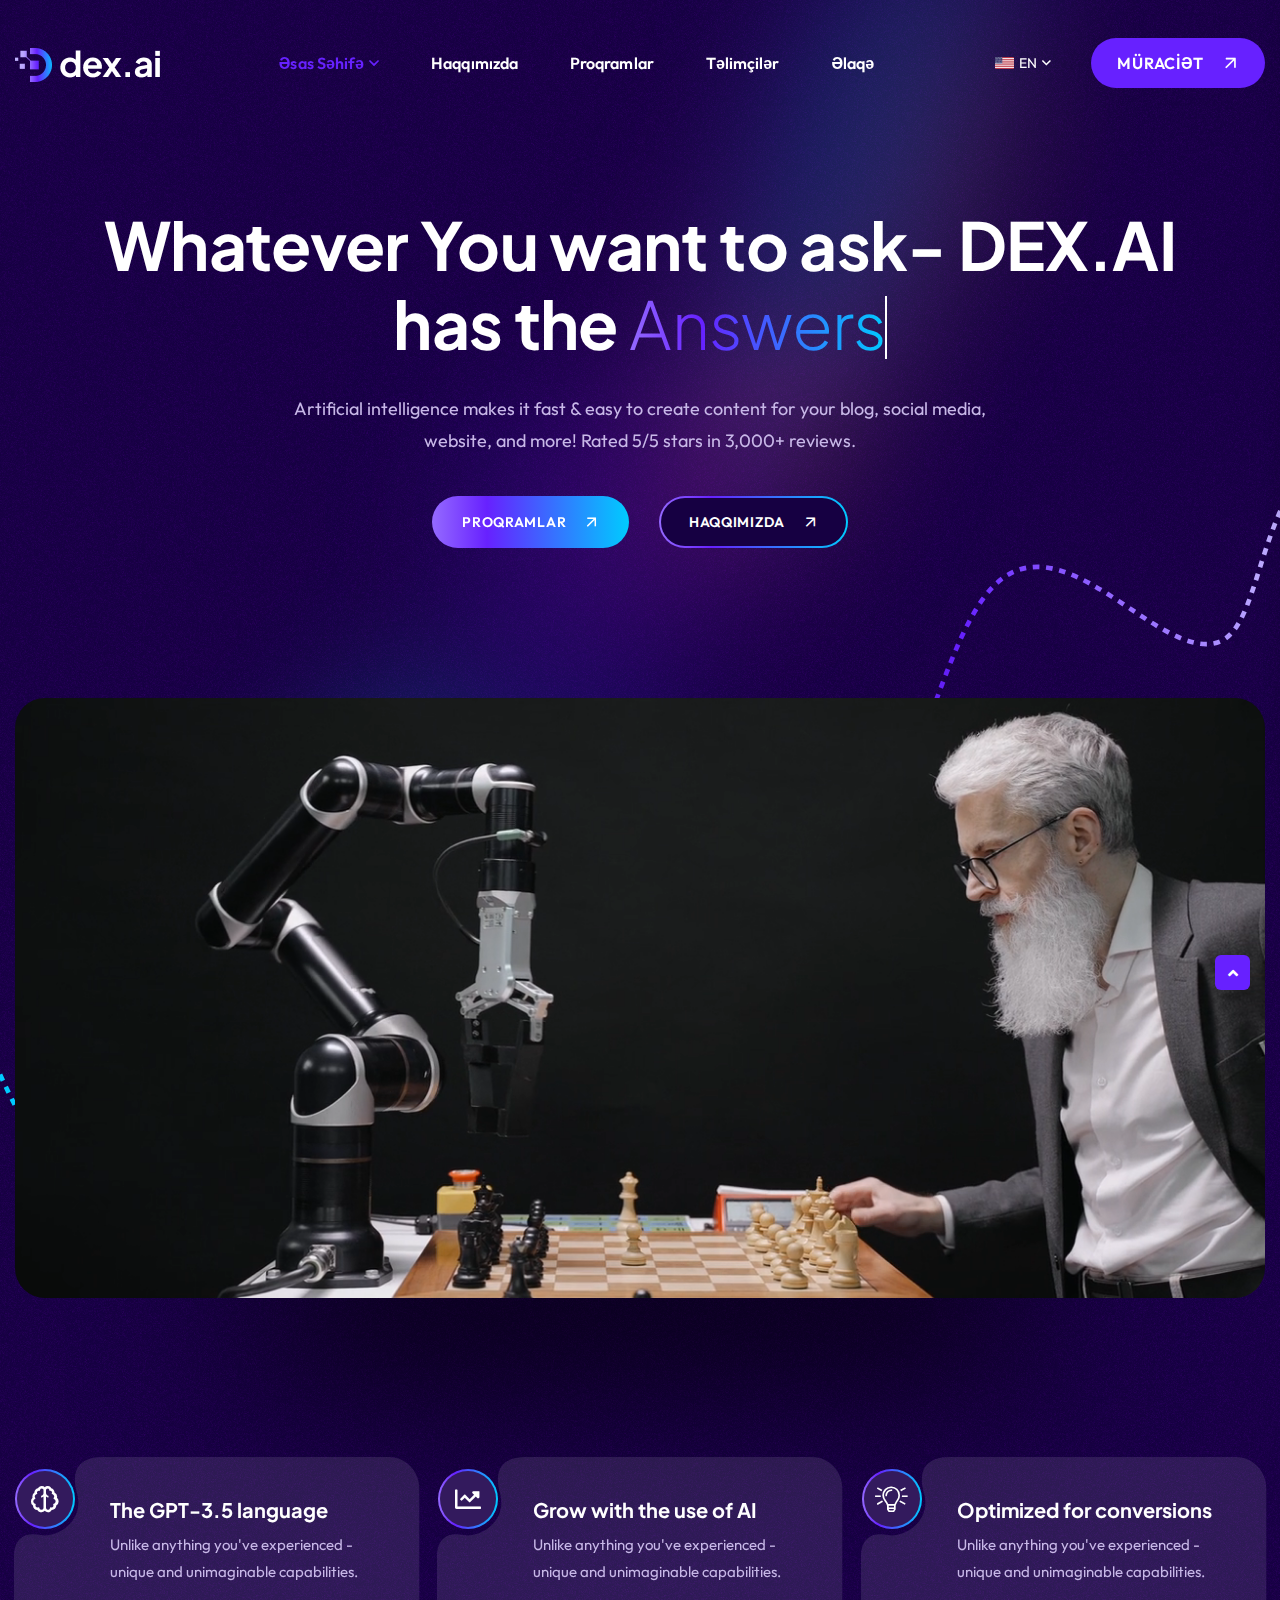
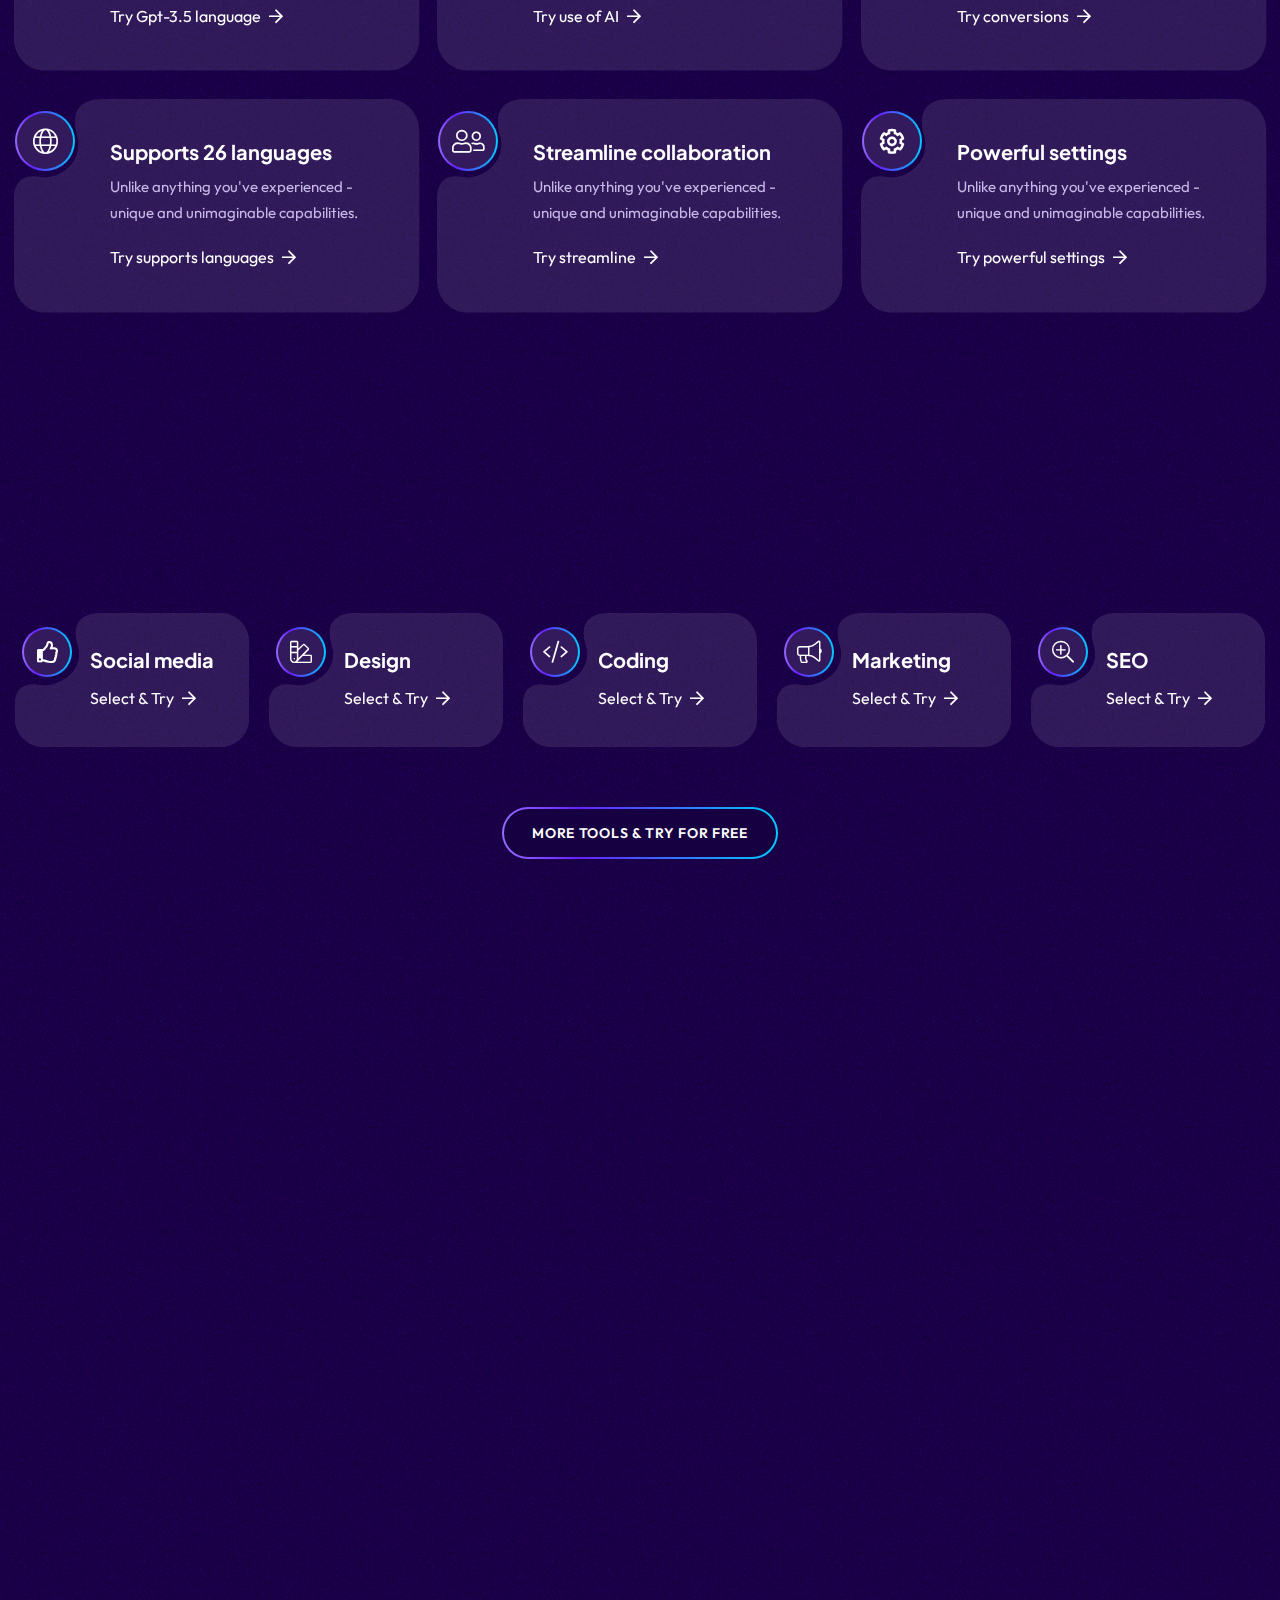
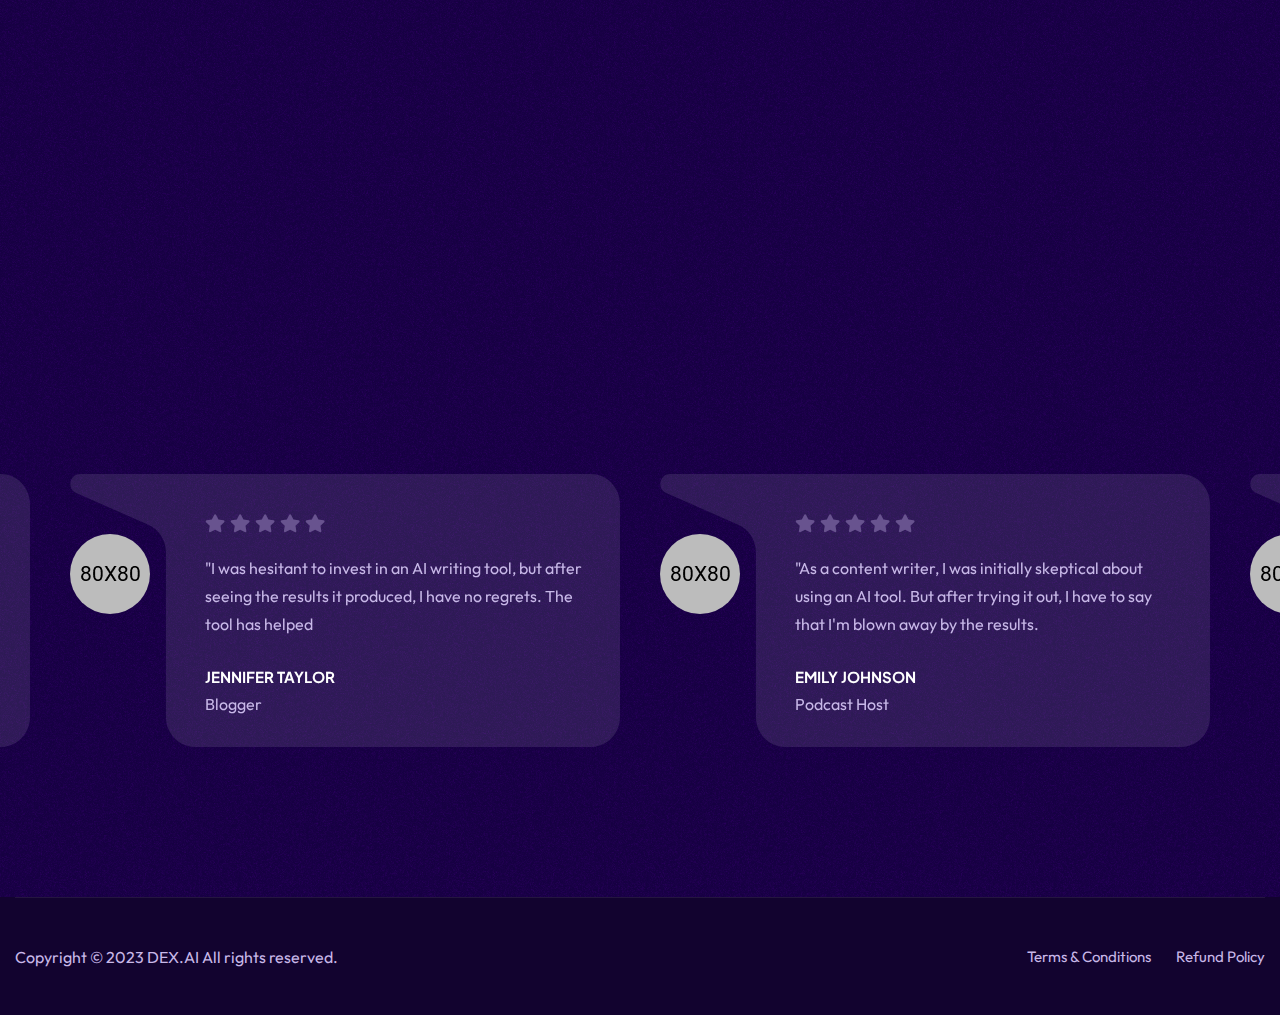
<file: bucard-academy-template/dexai/index.html>
<!doctype html>
<html class="no-js" lang="en">
    <head>
        <meta charset="utf-8">
        <meta http-equiv="x-ua-compatible" content="ie=edge">
        <title>Dex.AI - AI Writer & Tech Startup Landing Page Template</title>
        <meta name="description" content="Dex.AI - AI Writer & Tech Startup Landing Page Template">
        <meta name="viewport" content="width=device-width, initial-scale=1">

		<link rel="shortcut icon" type="image/x-icon" href="assets/img/favicon.png">
        <!-- Place favicon.ico in the root directory -->

		<!-- CSS here -->
        <link rel="stylesheet" href="assets/css/bootstrap.min.css">
        <link rel="stylesheet" href="assets/css/animate.min.css">
        <link rel="stylesheet" href="assets/css/magnific-popup.css">
        <link rel="stylesheet" href="assets/css/fontawesome-all.min.css">
        <link rel="stylesheet" href="assets/css/odometer.css">
        <link rel="stylesheet" href="assets/css/slick.css">
        <link rel="stylesheet" href="assets/css/select2.min.css">
        <link rel="stylesheet" href="assets/css/animatedheadline.css">
        <link rel="stylesheet" href="assets/css/aos.css">
        <link rel="stylesheet" href="assets/css/default.css">
        <link rel="stylesheet" href="assets/css/style.css">
        <link rel="stylesheet" href="assets/css/responsive.css">
    </head>
    <body>

        <!-- Preloader -->
        <div id="preloader">
            <div class="spinner">
                <div class="rect1"></div>
                <div class="rect2"></div>
                <div class="rect3"></div>
                <div class="rect4"></div>
                <div class="rect5"></div>
            </div>
        </div>
        <!-- Preloader -->

		<!-- Scroll-top -->
        <button class="scroll-top scroll-to-target" data-target="html">
            <i class="fas fa-angle-up"></i>
        </button>
        <!-- Scroll-top-end-->

        <!-- header-area -->
        <header>
            <div id="sticky-header" class="menu-area transparent-header">
                <div class="container custom-container">
                    <div class="row">
                        <div class="col-12">
                            <div class="mobile-nav-toggler"><i class="fas fa-bars"></i></div>
                            <div class="menu-wrap">
                                <nav class="menu-nav">
                                    <div class="logo">
                                        <a href="index.html"><img src="assets/img/logo/logo.png" alt="Logo"></a>
                                    </div>
                                    <div class="navbar-wrap main-menu d-none d-lg-flex">
                                        <ul class="navigation">
                                            <li class="active menu-item-has-children tg-mega-menu-has-children"><a href="#">Əsas səhifə</a>
                                                <div class="tg-mega-menu-wrap black-bg">
                                                    <div class="row row-cols-1 row-cols-lg-4 row-cols-xl-4">
                                                        <div class="col">
                                                            <div class="mega-menu-item active">
                                                                <div class="mega-menu-thumb">
                                                                    <a href="index.html"><img src="assets/img/images/home_img01.jpg" alt=""></a>
                                                                </div>
                                                                <div class="mega-menu-content">
                                                                    <h4 class="title"><a href="index.html">01: Ai Content Writer</a></h4>
                                                                </div>
                                                            </div>
                                                        </div>
                                                        <div class="col">
                                                            <div class="mega-menu-item">
                                                                <div class="mega-menu-thumb">
                                                                    <a href="index-2.html"><img src="assets/img/images/home_img02.jpg" alt=""></a>
                                                                </div>
                                                                <div class="mega-menu-content">
                                                                    <h4 class="title"><a href="index-2.html">02: Text to Video Ai</a></h4>
                                                                </div>
                                                            </div>
                                                        </div>
                                                        <div class="col">
                                                            <div class="mega-menu-item">
                                                                <div class="mega-menu-thumb">
                                                                    <a href="index-3.html"><img src="assets/img/images/home_img03.jpg" alt=""></a>
                                                                </div>
                                                                <div class="mega-menu-content">
                                                                    <h4 class="title"><a href="index-3.html">03:Text to Speech Ai</a></h4>
                                                                </div>
                                                            </div>
                                                        </div>
                                                        <div class="col">
                                                            <div class="mega-menu-item">
                                                                <div class="mega-menu-thumb">
                                                                    <img src="assets/img/images/coming_soon.jpg" alt="">
                                                                </div>
                                                                <div class="mega-menu-content">
                                                                    <h4 class="title">04: Coming Soon</h4>
                                                                </div>
                                                            </div>
                                                        </div>
                                                    </div>
                                                </div>
                                            </li>
                                            <li><a href="about.html">Haqqımızda</a></li>
                                            <li class="menu-item"><a href="#program">Proqramlar</a>
                                            </li>
                                            <li class="menu-item"><a href="#trainer">Təlimçilər</a>
                                                
                                            </li>
                                            <li><a href="contact.html">Əlaqə</a></li>
                                        </ul>
                                    </div>
                                    <div class="header-action d-none d-md-block">
                                        <ul class="list-wrap">
                                            <li class="header-lang">
                                                <div class="dropdown">
                                                    <button class="dropdown-toggle" type="button" id="dropdownMenuButton1" data-bs-toggle="dropdown" aria-haspopup="true" aria-expanded="false">
                                                        <img src="assets/img/icon/united-states.jpg" alt="">EN
                                                    </button>
                                                    <div class="dropdown-menu" aria-labelledby="dropdownMenuButton1">
                                                        <a class="dropdown-item" href="index.html"><img src="assets/img/icon/Flag_of_Azerbaijan.svg" alt="">AZE</a>
                                                    </div>
                                                </div>
                                            </li>
                                            <li class="header-btn"><a href="login.html" class="btn">Müracİət</a></li>
                                        </ul>
                                    </div>
                                </nav>
                            </div>

                            <!-- Mobile Menu  -->
                            <div class="mobile-menu">
                                <nav class="menu-box">
                                    <div class="close-btn"><i class="fas fa-times"></i></div>
                                    <div class="nav-logo">
                                        <a href="index.html"><img src="assets/img/logo/logo.png" alt="Logo"></a>
                                    </div>
                                    <div class="menu-outer">
                                        <!--Here Menu Will Come Automatically Via Javascript / Same Menu as in Header-->
                                    </div>
                                    <div class="social-links">
                                        <ul class="clearfix list-wrap">
                                            <li><a href="#"><i class="fab fa-facebook-f"></i></a></li>
                                            <li><a href="#"><i class="fab fa-twitter"></i></a></li>
                                            <li><a href="#"><i class="fab fa-instagram"></i></a></li>
                                            <li><a href="#"><i class="fab fa-linkedin-in"></i></a></li>
                                            <li><a href="#"><i class="fab fa-youtube"></i></a></li>
                                        </ul>
                                    </div>
                                </nav>
                            </div>
                            <div class="menu-backdrop"></div>
                            <!-- End Mobile Menu -->

                        </div>
                    </div>
                </div>
            </div>
        </header>
        <!-- header-area-end -->

        <!-- main-area -->
        <main class="main-content fix">
            <div class="noise-bg" data-background="assets/img/bg/noise_bg.png"></div>
            <div class="main-shape" data-background="assets/img/images/main_shape.png"></div>

            <!-- banner-area -->
            <section class="banner-area">
                <div class="container">
                    <div class="row">
                        <div class="col-lg-12">
                            <div class="banner-content ta-animated-headline">
                                <h2 class="title ah-headline wow fadeInUp" data-wow-delay=".2s"><span>Whatever You want to ask- DEX.AI has the</span>
                                    <span class="ah-words-wrapper">
                                        <b class="is-visible">Answers</b>
                                        <b>Solutions</b>
                                    </span>
                                </h2>
                                <h2 class="title d-none wow fadeInUp" data-wow-delay=".2s">Whatever You want to ask- DEX.AI has the <span>Answers,</span> <span>Solutions</span></h2>
                                <p class="wow fadeInUp" data-wow-delay=".4s">Artificial intelligence makes it fast & easy to create content for your blog, social media, website, and more! Rated 5/5 stars in 3,000+ reviews.</p>
                                <div class="banner-btn">
                                    <a href="login.html" class="gradient-btn wow fadeInLeft" data-wow-delay=".6s">Proqramlar</a>
                                    <a href="work.html" class="gradient-btn gradient-btn-two wow fadeInRight" data-wow-delay=".6s">Haqqimizda</a>
                                </div>
                            </div>
                        </div>
                    </div>
                </div>
            </section>
            <!-- banner-area-end -->

            <!-- video-area -->
            <div class="video-area">
                <div class="video-shape">
                    <svg height="1192" viewBox="0 0 1920 1192" fill="none" xmlns="http://www.w3.org/2000/svg">
                        <path stroke="url(#paint0_linear_2840_46)" stroke-width="7" stroke-dasharray="10 10" d="M-40.9996 902C-8.39405 961.001 87.0357 1262.13 234 1171.5C385.21 1078.25 424.961 618.039 479.564 680.288C534.166 742.538 625.164 842.979 735.172 706.451C845.181 569.923 839.697 412.37 1093.03 631.043C1346.36 849.717 1371.47 413.985 1477.97 274.534C1584.48 135.083 1738.61 381.41 1830.32 343.155C1922.04 304.9 1862.93 -74.0337 2236.96 18.2495" />
                        <defs>
                            <linearGradient id="paint0_linear_2840_46" x1="2117.79" y1="34.1404" x2="83.2194" y2="768.35"
                                gradientUnits="userSpaceOnUse">
                                <stop offset="0" stop-color="rgba(200 189 255)" />
                                <stop offset="0.13824" stop-color="#BAA6FF" />
                                <stop offset="0.337481" stop-color="#6721FF" />
                                <stop offset="0.900573" stop-color="#180048" />
                                <stop offset="1" stop-color="#00CBFF" />
                            </linearGradient>
                        </defs>
                    </svg>
                </div>
                <div class="container custom-container">
                    <div class="row">
                        <div class="col-lg-12">
                            <div class="video-wrap">
                                <video class="live-video" loop autoplay muted>
                                    <source src="assets/videos/video_01.mp4" type="video/mp4">
                                    <source src="assets/videos/video_01.ogg" type="video/ogg">
                                </video>
                            </div>
                        </div>
                    </div>
                </div>
            </div>
            <!-- video-area-end -->

            <!-- writing-area -->
            <section class="writing-area pb-120">
                <div class="container">
                    <div class="row">
                        <div class="col-lg-12">
                            <div class="section-title text-center mb-80">
                                <h2 class="title title-animation">Start writing <span>10x faster</span> with AI</h2>
                            </div>
                        </div>
                    </div>
                    <div class="row justify-content-center">
                        <div class="col-xl-4 col-lg-6 col-md-6 col-sm-9">
                            <div class="writing-item">
                                <div class="writing-shape">
                                    <svg viewBox="0 0 417 207" fill="none" xmlns="http://www.w3.org/2000/svg" x="0px" y="0px" preserveAspectRatio="none">
                                        <g opacity="0.1">
                                            <path fill-rule="evenodd" clip-rule="evenodd" d="M0 96C0 82 7.5 73 26.2229 76.38C43.8225 79.5573 73.5 62.5 65 34C58.0931 10.8417 68.4854 0.0152226 90.4536 0H387C403.569 0 417 13.4315 417 30V177C417 193.569 403.569 207 387 207H30C13.4315 207 0 193.569 0 177V96Z" fill="currentcolor" />
                                            <path d="M26.2229 76.38L26.0452 77.3641L26.0452 77.3641L26.2229 76.38ZM65 34L64.0417 34.2858L65 34ZM90.4536 0L90.4536 -1L90.4529 -1L90.4536 0ZM26.4005 75.3959C16.8849 73.6781 9.9765 75.0628 5.4433 78.9101C0.915622 82.7526 -1 88.8465 -1 96H1C1 89.1535 2.83438 83.7474 6.73743 80.4349C10.6349 77.1272 16.838 75.7019 26.0452 77.3641L26.4005 75.3959ZM64.0417 34.2858C68.1618 48.1001 63.0533 59.0984 54.7432 66.3139C46.3758 73.5791 34.8545 76.9221 26.4005 75.3959L26.0452 77.3641C35.1909 79.0152 47.3082 75.4182 56.0544 67.8241C64.858 60.1802 70.3382 48.3998 65.9583 33.7142L64.0417 34.2858ZM90.4529 -1C79.3517 -0.992307 70.8799 1.74143 66.1176 7.69682C61.3388 13.673 60.5475 22.57 64.0417 34.2858L65.9583 33.7142C62.5456 22.2717 63.4971 14.1764 67.6796 8.94589C71.8788 3.69466 79.5873 1.00753 90.4543 1L90.4529 -1ZM90.4536 1H387V-1H90.4536V1ZM387 1C403.016 1 416 13.9837 416 30H418C418 12.8792 404.121 -1 387 -1V1ZM416 30V177H418V30H416ZM416 177C416 193.016 403.016 206 387 206V208C404.121 208 418 194.121 418 177H416ZM387 206H30V208H387V206ZM30 206C13.9837 206 1 193.016 1 177H-1C-1 194.121 12.8792 208 30 208V206ZM1 177V96H-1V177H1Z" fill="currentcolor" />
                                        </g>
                                    </svg>
                                </div>
                                <div class="writing-icon">
                                    <i class="far fa-brain"></i>
                                </div>
                                <div class="writing-content">
                                    <h4 class="title">The GPT-3.5 language</h4>
                                    <p>Unlike anything you've experienced - unique and unimaginable capabilities.</p>
                                    <a href="work.html" class="link-btn">Try Gpt-3.5 language<i class="far fa-arrow-right"></i></a>
                                </div>
                            </div>
                        </div>
                        <div class="col-xl-4 col-lg-6 col-md-6 col-sm-9">
                            <div class="writing-item">
                                <div class="writing-shape">
                                    <svg viewBox="0 0 417 207" fill="none" xmlns="http://www.w3.org/2000/svg" x="0px" y="0px" preserveAspectRatio="none">
                                        <g opacity="0.1">
                                            <path fill-rule="evenodd" clip-rule="evenodd" d="M0 96C0 82 7.5 73 26.2229 76.38C43.8225 79.5573 73.5 62.5 65 34C58.0931 10.8417 68.4854 0.0152226 90.4536 0H387C403.569 0 417 13.4315 417 30V177C417 193.569 403.569 207 387 207H30C13.4315 207 0 193.569 0 177V96Z" fill="currentcolor" />
                                            <path d="M26.2229 76.38L26.0452 77.3641L26.0452 77.3641L26.2229 76.38ZM65 34L64.0417 34.2858L65 34ZM90.4536 0L90.4536 -1L90.4529 -1L90.4536 0ZM26.4005 75.3959C16.8849 73.6781 9.9765 75.0628 5.4433 78.9101C0.915622 82.7526 -1 88.8465 -1 96H1C1 89.1535 2.83438 83.7474 6.73743 80.4349C10.6349 77.1272 16.838 75.7019 26.0452 77.3641L26.4005 75.3959ZM64.0417 34.2858C68.1618 48.1001 63.0533 59.0984 54.7432 66.3139C46.3758 73.5791 34.8545 76.9221 26.4005 75.3959L26.0452 77.3641C35.1909 79.0152 47.3082 75.4182 56.0544 67.8241C64.858 60.1802 70.3382 48.3998 65.9583 33.7142L64.0417 34.2858ZM90.4529 -1C79.3517 -0.992307 70.8799 1.74143 66.1176 7.69682C61.3388 13.673 60.5475 22.57 64.0417 34.2858L65.9583 33.7142C62.5456 22.2717 63.4971 14.1764 67.6796 8.94589C71.8788 3.69466 79.5873 1.00753 90.4543 1L90.4529 -1ZM90.4536 1H387V-1H90.4536V1ZM387 1C403.016 1 416 13.9837 416 30H418C418 12.8792 404.121 -1 387 -1V1ZM416 30V177H418V30H416ZM416 177C416 193.016 403.016 206 387 206V208C404.121 208 418 194.121 418 177H416ZM387 206H30V208H387V206ZM30 206C13.9837 206 1 193.016 1 177H-1C-1 194.121 12.8792 208 30 208V206ZM1 177V96H-1V177H1Z" fill="currentcolor" />
                                        </g>
                                    </svg>
                                </div>
                                <div class="writing-icon">
                                    <i class="far fa-chart-line"></i>
                                </div>
                                <div class="writing-content">
                                    <h4 class="title">Grow with the use of AI</h4>
                                    <p>Unlike anything you've experienced - unique and unimaginable capabilities.</p>
                                    <a href="work.html" class="link-btn">Try use of AI<i class="far fa-arrow-right"></i></a>
                                </div>
                            </div>
                        </div>
                        <div class="col-xl-4 col-lg-6 col-md-6 col-sm-9">
                            <div class="writing-item">
                                <div class="writing-shape">
                                    <svg viewBox="0 0 417 207" fill="none" xmlns="http://www.w3.org/2000/svg" x="0px" y="0px" preserveAspectRatio="none">
                                        <g opacity="0.1">
                                            <path fill-rule="evenodd" clip-rule="evenodd" d="M0 96C0 82 7.5 73 26.2229 76.38C43.8225 79.5573 73.5 62.5 65 34C58.0931 10.8417 68.4854 0.0152226 90.4536 0H387C403.569 0 417 13.4315 417 30V177C417 193.569 403.569 207 387 207H30C13.4315 207 0 193.569 0 177V96Z" fill="currentcolor" />
                                            <path d="M26.2229 76.38L26.0452 77.3641L26.0452 77.3641L26.2229 76.38ZM65 34L64.0417 34.2858L65 34ZM90.4536 0L90.4536 -1L90.4529 -1L90.4536 0ZM26.4005 75.3959C16.8849 73.6781 9.9765 75.0628 5.4433 78.9101C0.915622 82.7526 -1 88.8465 -1 96H1C1 89.1535 2.83438 83.7474 6.73743 80.4349C10.6349 77.1272 16.838 75.7019 26.0452 77.3641L26.4005 75.3959ZM64.0417 34.2858C68.1618 48.1001 63.0533 59.0984 54.7432 66.3139C46.3758 73.5791 34.8545 76.9221 26.4005 75.3959L26.0452 77.3641C35.1909 79.0152 47.3082 75.4182 56.0544 67.8241C64.858 60.1802 70.3382 48.3998 65.9583 33.7142L64.0417 34.2858ZM90.4529 -1C79.3517 -0.992307 70.8799 1.74143 66.1176 7.69682C61.3388 13.673 60.5475 22.57 64.0417 34.2858L65.9583 33.7142C62.5456 22.2717 63.4971 14.1764 67.6796 8.94589C71.8788 3.69466 79.5873 1.00753 90.4543 1L90.4529 -1ZM90.4536 1H387V-1H90.4536V1ZM387 1C403.016 1 416 13.9837 416 30H418C418 12.8792 404.121 -1 387 -1V1ZM416 30V177H418V30H416ZM416 177C416 193.016 403.016 206 387 206V208C404.121 208 418 194.121 418 177H416ZM387 206H30V208H387V206ZM30 206C13.9837 206 1 193.016 1 177H-1C-1 194.121 12.8792 208 30 208V206ZM1 177V96H-1V177H1Z" fill="currentcolor" />
                                        </g>
                                    </svg>
                                </div>
                                <div class="writing-icon">
                                    <i class="fal fa-lightbulb-on"></i>
                                </div>
                                <div class="writing-content">
                                    <h4 class="title">Optimized for conversions</h4>
                                    <p>Unlike anything you've experienced - unique and unimaginable capabilities.</p>
                                    <a href="work.html" class="link-btn">Try conversions<i class="far fa-arrow-right"></i></a>
                                </div>
                            </div>
                        </div>
                        <div class="col-xl-4 col-lg-6 col-md-6 col-sm-9">
                            <div class="writing-item">
                                <div class="writing-shape">
                                    <svg viewBox="0 0 417 207" fill="none" xmlns="http://www.w3.org/2000/svg" x="0px" y="0px" preserveAspectRatio="none">
                                        <g opacity="0.1">
                                            <path fill-rule="evenodd" clip-rule="evenodd" d="M0 96C0 82 7.5 73 26.2229 76.38C43.8225 79.5573 73.5 62.5 65 34C58.0931 10.8417 68.4854 0.0152226 90.4536 0H387C403.569 0 417 13.4315 417 30V177C417 193.569 403.569 207 387 207H30C13.4315 207 0 193.569 0 177V96Z" fill="currentcolor" />
                                            <path d="M26.2229 76.38L26.0452 77.3641L26.0452 77.3641L26.2229 76.38ZM65 34L64.0417 34.2858L65 34ZM90.4536 0L90.4536 -1L90.4529 -1L90.4536 0ZM26.4005 75.3959C16.8849 73.6781 9.9765 75.0628 5.4433 78.9101C0.915622 82.7526 -1 88.8465 -1 96H1C1 89.1535 2.83438 83.7474 6.73743 80.4349C10.6349 77.1272 16.838 75.7019 26.0452 77.3641L26.4005 75.3959ZM64.0417 34.2858C68.1618 48.1001 63.0533 59.0984 54.7432 66.3139C46.3758 73.5791 34.8545 76.9221 26.4005 75.3959L26.0452 77.3641C35.1909 79.0152 47.3082 75.4182 56.0544 67.8241C64.858 60.1802 70.3382 48.3998 65.9583 33.7142L64.0417 34.2858ZM90.4529 -1C79.3517 -0.992307 70.8799 1.74143 66.1176 7.69682C61.3388 13.673 60.5475 22.57 64.0417 34.2858L65.9583 33.7142C62.5456 22.2717 63.4971 14.1764 67.6796 8.94589C71.8788 3.69466 79.5873 1.00753 90.4543 1L90.4529 -1ZM90.4536 1H387V-1H90.4536V1ZM387 1C403.016 1 416 13.9837 416 30H418C418 12.8792 404.121 -1 387 -1V1ZM416 30V177H418V30H416ZM416 177C416 193.016 403.016 206 387 206V208C404.121 208 418 194.121 418 177H416ZM387 206H30V208H387V206ZM30 206C13.9837 206 1 193.016 1 177H-1C-1 194.121 12.8792 208 30 208V206ZM1 177V96H-1V177H1Z" fill="currentcolor" />
                                        </g>
                                    </svg>
                                </div>
                                <div class="writing-icon">
                                    <i class="fal fa-globe"></i>
                                </div>
                                <div class="writing-content">
                                    <h4 class="title">Supports 26 languages</h4>
                                    <p>Unlike anything you've experienced - unique and unimaginable capabilities.</p>
                                    <a href="work.html" class="link-btn">Try supports languages<i class="far fa-arrow-right"></i></a>
                                </div>
                            </div>
                        </div>
                        <div class="col-xl-4 col-lg-6 col-md-6 col-sm-9">
                            <div class="writing-item">
                                <div class="writing-shape">
                                    <svg viewBox="0 0 417 207" fill="none" xmlns="http://www.w3.org/2000/svg" x="0px" y="0px" preserveAspectRatio="none">
                                        <g opacity="0.1">
                                            <path fill-rule="evenodd" clip-rule="evenodd" d="M0 96C0 82 7.5 73 26.2229 76.38C43.8225 79.5573 73.5 62.5 65 34C58.0931 10.8417 68.4854 0.0152226 90.4536 0H387C403.569 0 417 13.4315 417 30V177C417 193.569 403.569 207 387 207H30C13.4315 207 0 193.569 0 177V96Z" fill="currentcolor" />
                                            <path d="M26.2229 76.38L26.0452 77.3641L26.0452 77.3641L26.2229 76.38ZM65 34L64.0417 34.2858L65 34ZM90.4536 0L90.4536 -1L90.4529 -1L90.4536 0ZM26.4005 75.3959C16.8849 73.6781 9.9765 75.0628 5.4433 78.9101C0.915622 82.7526 -1 88.8465 -1 96H1C1 89.1535 2.83438 83.7474 6.73743 80.4349C10.6349 77.1272 16.838 75.7019 26.0452 77.3641L26.4005 75.3959ZM64.0417 34.2858C68.1618 48.1001 63.0533 59.0984 54.7432 66.3139C46.3758 73.5791 34.8545 76.9221 26.4005 75.3959L26.0452 77.3641C35.1909 79.0152 47.3082 75.4182 56.0544 67.8241C64.858 60.1802 70.3382 48.3998 65.9583 33.7142L64.0417 34.2858ZM90.4529 -1C79.3517 -0.992307 70.8799 1.74143 66.1176 7.69682C61.3388 13.673 60.5475 22.57 64.0417 34.2858L65.9583 33.7142C62.5456 22.2717 63.4971 14.1764 67.6796 8.94589C71.8788 3.69466 79.5873 1.00753 90.4543 1L90.4529 -1ZM90.4536 1H387V-1H90.4536V1ZM387 1C403.016 1 416 13.9837 416 30H418C418 12.8792 404.121 -1 387 -1V1ZM416 30V177H418V30H416ZM416 177C416 193.016 403.016 206 387 206V208C404.121 208 418 194.121 418 177H416ZM387 206H30V208H387V206ZM30 206C13.9837 206 1 193.016 1 177H-1C-1 194.121 12.8792 208 30 208V206ZM1 177V96H-1V177H1Z" fill="currentcolor" />
                                        </g>
                                    </svg>
                                </div>
                                <div class="writing-icon">
                                    <i class="fal fa-user-friends"></i>
                                </div>
                                <div class="writing-content">
                                    <h4 class="title">Streamline collaboration</h4>
                                    <p>Unlike anything you've experienced - unique and unimaginable capabilities.</p>
                                    <a href="work.html" class="link-btn">Try streamline<i class="far fa-arrow-right"></i></a>
                                </div>
                            </div>
                        </div>
                        <div class="col-xl-4 col-lg-6 col-md-6 col-sm-9">
                            <div class="writing-item">
                                <div class="writing-shape">
                                    <svg viewBox="0 0 417 207" fill="none" xmlns="http://www.w3.org/2000/svg" x="0px" y="0px" preserveAspectRatio="none">
                                        <g opacity="0.1">
                                            <path fill-rule="evenodd" clip-rule="evenodd" d="M0 96C0 82 7.5 73 26.2229 76.38C43.8225 79.5573 73.5 62.5 65 34C58.0931 10.8417 68.4854 0.0152226 90.4536 0H387C403.569 0 417 13.4315 417 30V177C417 193.569 403.569 207 387 207H30C13.4315 207 0 193.569 0 177V96Z" fill="currentcolor" />
                                            <path d="M26.2229 76.38L26.0452 77.3641L26.0452 77.3641L26.2229 76.38ZM65 34L64.0417 34.2858L65 34ZM90.4536 0L90.4536 -1L90.4529 -1L90.4536 0ZM26.4005 75.3959C16.8849 73.6781 9.9765 75.0628 5.4433 78.9101C0.915622 82.7526 -1 88.8465 -1 96H1C1 89.1535 2.83438 83.7474 6.73743 80.4349C10.6349 77.1272 16.838 75.7019 26.0452 77.3641L26.4005 75.3959ZM64.0417 34.2858C68.1618 48.1001 63.0533 59.0984 54.7432 66.3139C46.3758 73.5791 34.8545 76.9221 26.4005 75.3959L26.0452 77.3641C35.1909 79.0152 47.3082 75.4182 56.0544 67.8241C64.858 60.1802 70.3382 48.3998 65.9583 33.7142L64.0417 34.2858ZM90.4529 -1C79.3517 -0.992307 70.8799 1.74143 66.1176 7.69682C61.3388 13.673 60.5475 22.57 64.0417 34.2858L65.9583 33.7142C62.5456 22.2717 63.4971 14.1764 67.6796 8.94589C71.8788 3.69466 79.5873 1.00753 90.4543 1L90.4529 -1ZM90.4536 1H387V-1H90.4536V1ZM387 1C403.016 1 416 13.9837 416 30H418C418 12.8792 404.121 -1 387 -1V1ZM416 30V177H418V30H416ZM416 177C416 193.016 403.016 206 387 206V208C404.121 208 418 194.121 418 177H416ZM387 206H30V208H387V206ZM30 206C13.9837 206 1 193.016 1 177H-1C-1 194.121 12.8792 208 30 208V206ZM1 177V96H-1V177H1Z" fill="currentcolor" />
                                        </g>
                                    </svg>
                                </div>
                                <div class="writing-icon">
                                    <i class="far fa-cog"></i>
                                </div>
                                <div class="writing-content">
                                    <h4 class="title">Powerful settings</h4>
                                    <p>Unlike anything you've experienced - unique and unimaginable capabilities.</p>
                                    <a href="work.html" class="link-btn">Try powerful settings<i class="far fa-arrow-right"></i></a>
                                </div>
                            </div>
                        </div>
                    </div>
                </div>
                <span id="program"></span>
            </section>
            <!-- writing-area-end -->
            <!-- tools-area -->
            <section class="tools-area pb-140"  >
                <div class="container">
                    <div class="row">
                        <div class="col-lg-12">
                            <div class="section-title text-center mb-80">
                                <h2 class="title title-animation">60+ Powerful <span>Copywriting</span> Tools</h2>
                            </div>
                        </div>
                    </div>
                    <div class="row justify-content-center row-cols-1 row-cols-xl-5 row-cols-lg-3 row-cols-md-3 row-cols-sm-2">
                        <div class="col">
                            <div class="tools-item">
                                <div class="tools-shape">
                                    <svg viewBox="0 0 242 142" fill="none" x="0px" y="0px" preserveAspectRatio="none" xmlns="http://www.w3.org/2000/svg">
                                        <g opacity="0.1">
                                            <mask id="tools_1" fill="currentcolor">
                                                <path fill-rule="evenodd" clip-rule="evenodd" d="M0.000152349 96C0.000152323 82 7.50015 73 26.223 76.38C43.8227 79.5573 73.5001 62.5 65.0001 34C58.0933 10.8417 68.4855 0.0152226 90.4537 0H212C228.569 0 242 13.4315 242 30V112C242 128.569 228.569 142 212 142H30C13.4315 142 0 128.569 0 112V30C0 29.9678 5.07887e-05 29.9356 0.00015229 29.9034L0.000152349 96Z" />
                                            </mask>
                                            <path fill-rule="evenodd" clip-rule="evenodd" d="M0.000152349 96C0.000152323 82 7.50015 73 26.223 76.38C43.8227 79.5573 73.5001 62.5 65.0001 34C58.0933 10.8417 68.4855 0.0152226 90.4537 0H212C228.569 0 242 13.4315 242 30V112C242 128.569 228.569 142 212 142H30C13.4315 142 0 128.569 0 112V30C0 29.9678 5.07887e-05 29.9356 0.00015229 29.9034L0.000152349 96Z" fill="currentcolor" />
                                            <path d="M26.223 76.38L26.0454 77.3641L26.223 76.38ZM65.0001 34L64.0419 34.2858L65.0001 34ZM90.4537 0V-1L90.453 -1L90.4537 0ZM0.00015229 29.9034H1.00015L-0.999843 29.9002L0.00015229 29.9034ZM26.4007 75.3959C16.885 73.6781 9.97666 75.0628 5.44345 78.9101C0.915774 82.7526 -0.999848 88.8465 -0.999848 96H1.00015C1.00015 89.1535 2.83453 83.7474 6.73758 80.4349C10.6351 77.1272 16.8382 75.7019 26.0454 77.3641L26.4007 75.3959ZM64.0419 34.2858C68.1619 48.1001 63.0535 59.0984 54.7433 66.3139C46.3759 73.5791 34.8547 76.9221 26.4007 75.3959L26.0454 77.3641C35.191 79.0152 47.3083 75.4182 56.0546 67.8241C64.8581 60.1802 70.3384 48.3998 65.9584 33.7142L64.0419 34.2858ZM90.453 -1C79.3518 -0.992307 70.8801 1.74143 66.1178 7.69682C61.3389 13.673 60.5477 22.57 64.0419 34.2858L65.9584 33.7142C62.5458 22.2717 63.4972 14.1764 67.6798 8.94589C71.879 3.69466 79.5874 1.00753 90.4544 1L90.453 -1ZM90.4537 1H212V-1H90.4537V1ZM212 1C228.016 1 241 13.9837 241 30H243C243 12.8792 229.121 -1 212 -1V1ZM241 30V112H243V30H241ZM241 112C241 128.016 228.016 141 212 141V143C229.121 143 243 129.121 243 112H241ZM212 141H30V143H212V141ZM30 141C13.9837 141 1 128.016 1 112H-1C-1 129.121 12.8792 143 30 143V141ZM1 112V30H-1V112H1ZM1 30C1 29.9688 1.00005 29.9377 1.00015 29.9065L-0.999843 29.9002C-0.999948 29.9335 -1 29.9667 -1 30H1ZM1.00015 96V29.9034H-0.999848L-0.999848 96H1.00015Z" fill="currentcolor" mask="url(#tools_1)" />
                                        </g>
                                    </svg>
                                </div>
                                <div class="tools-icon">
                                    <i class="far fa-thumbs-up"></i>
                                </div>
                                <div class="tools-content">
                                    <h4 class="title"><a href="login.html">Social media</a></h4>
                                    <a href="login.html" class="link-btn">Select & Try<i class="far fa-arrow-right"></i></a>
                                </div>
                            </div>
                        </div>
                        <div class="col">
                            <div class="tools-item">
                                <div class="tools-shape">
                                    <svg viewBox="0 0 242 142" fill="none"  x="0px" y="0px" preserveAspectRatio="none" xmlns="http://www.w3.org/2000/svg">
                                        <g opacity="0.1">
                                            <mask id="tools_2" fill="currentcolor">
                                                <path fill-rule="evenodd" clip-rule="evenodd" d="M0.000152349 96C0.000152323 82 7.50015 73 26.223 76.38C43.8227 79.5573 73.5001 62.5 65.0001 34C58.0933 10.8417 68.4855 0.0152226 90.4537 0H212C228.569 0 242 13.4315 242 30V112C242 128.569 228.569 142 212 142H30C13.4315 142 0 128.569 0 112V30C0 29.9678 5.07887e-05 29.9356 0.00015229 29.9034L0.000152349 96Z" />
                                            </mask>
                                            <path fill-rule="evenodd" clip-rule="evenodd" d="M0.000152349 96C0.000152323 82 7.50015 73 26.223 76.38C43.8227 79.5573 73.5001 62.5 65.0001 34C58.0933 10.8417 68.4855 0.0152226 90.4537 0H212C228.569 0 242 13.4315 242 30V112C242 128.569 228.569 142 212 142H30C13.4315 142 0 128.569 0 112V30C0 29.9678 5.07887e-05 29.9356 0.00015229 29.9034L0.000152349 96Z" fill="currentcolor" />
                                            <path d="M26.223 76.38L26.0454 77.3641L26.223 76.38ZM65.0001 34L64.0419 34.2858L65.0001 34ZM90.4537 0V-1L90.453 -1L90.4537 0ZM0.00015229 29.9034H1.00015L-0.999843 29.9002L0.00015229 29.9034ZM26.4007 75.3959C16.885 73.6781 9.97666 75.0628 5.44345 78.9101C0.915774 82.7526 -0.999848 88.8465 -0.999848 96H1.00015C1.00015 89.1535 2.83453 83.7474 6.73758 80.4349C10.6351 77.1272 16.8382 75.7019 26.0454 77.3641L26.4007 75.3959ZM64.0419 34.2858C68.1619 48.1001 63.0535 59.0984 54.7433 66.3139C46.3759 73.5791 34.8547 76.9221 26.4007 75.3959L26.0454 77.3641C35.191 79.0152 47.3083 75.4182 56.0546 67.8241C64.8581 60.1802 70.3384 48.3998 65.9584 33.7142L64.0419 34.2858ZM90.453 -1C79.3518 -0.992307 70.8801 1.74143 66.1178 7.69682C61.3389 13.673 60.5477 22.57 64.0419 34.2858L65.9584 33.7142C62.5458 22.2717 63.4972 14.1764 67.6798 8.94589C71.879 3.69466 79.5874 1.00753 90.4544 1L90.453 -1ZM90.4537 1H212V-1H90.4537V1ZM212 1C228.016 1 241 13.9837 241 30H243C243 12.8792 229.121 -1 212 -1V1ZM241 30V112H243V30H241ZM241 112C241 128.016 228.016 141 212 141V143C229.121 143 243 129.121 243 112H241ZM212 141H30V143H212V141ZM30 141C13.9837 141 1 128.016 1 112H-1C-1 129.121 12.8792 143 30 143V141ZM1 112V30H-1V112H1ZM1 30C1 29.9688 1.00005 29.9377 1.00015 29.9065L-0.999843 29.9002C-0.999948 29.9335 -1 29.9667 -1 30H1ZM1.00015 96V29.9034H-0.999848L-0.999848 96H1.00015Z" fill="currentcolor" mask="url(#tools_2)" />
                                        </g>
                                    </svg>
                                </div>
                                <div class="tools-icon">
                                    <i class="fal fa-swatchbook"></i>
                                </div>
                                <div class="tools-content">
                                    <h4 class="title"><a href="login.html">Design</a></h4>
                                    <a href="login.html" class="link-btn">Select & Try<i class="far fa-arrow-right"></i></a>
                                </div>
                            </div>
                        </div>
                        <div class="col">
                            <div class="tools-item">
                                <div class="tools-shape">
                                    <svg viewBox="0 0 242 142" fill="none"  x="0px" y="0px" preserveAspectRatio="none" xmlns="http://www.w3.org/2000/svg">
                                        <g opacity="0.1">
                                            <mask id="tools_3" fill="currentcolor">
                                                <path fill-rule="evenodd" clip-rule="evenodd" d="M0.000152349 96C0.000152323 82 7.50015 73 26.223 76.38C43.8227 79.5573 73.5001 62.5 65.0001 34C58.0933 10.8417 68.4855 0.0152226 90.4537 0H212C228.569 0 242 13.4315 242 30V112C242 128.569 228.569 142 212 142H30C13.4315 142 0 128.569 0 112V30C0 29.9678 5.07887e-05 29.9356 0.00015229 29.9034L0.000152349 96Z" />
                                            </mask>
                                            <path fill-rule="evenodd" clip-rule="evenodd" d="M0.000152349 96C0.000152323 82 7.50015 73 26.223 76.38C43.8227 79.5573 73.5001 62.5 65.0001 34C58.0933 10.8417 68.4855 0.0152226 90.4537 0H212C228.569 0 242 13.4315 242 30V112C242 128.569 228.569 142 212 142H30C13.4315 142 0 128.569 0 112V30C0 29.9678 5.07887e-05 29.9356 0.00015229 29.9034L0.000152349 96Z" fill="currentcolor" />
                                            <path d="M26.223 76.38L26.0454 77.3641L26.223 76.38ZM65.0001 34L64.0419 34.2858L65.0001 34ZM90.4537 0V-1L90.453 -1L90.4537 0ZM0.00015229 29.9034H1.00015L-0.999843 29.9002L0.00015229 29.9034ZM26.4007 75.3959C16.885 73.6781 9.97666 75.0628 5.44345 78.9101C0.915774 82.7526 -0.999848 88.8465 -0.999848 96H1.00015C1.00015 89.1535 2.83453 83.7474 6.73758 80.4349C10.6351 77.1272 16.8382 75.7019 26.0454 77.3641L26.4007 75.3959ZM64.0419 34.2858C68.1619 48.1001 63.0535 59.0984 54.7433 66.3139C46.3759 73.5791 34.8547 76.9221 26.4007 75.3959L26.0454 77.3641C35.191 79.0152 47.3083 75.4182 56.0546 67.8241C64.8581 60.1802 70.3384 48.3998 65.9584 33.7142L64.0419 34.2858ZM90.453 -1C79.3518 -0.992307 70.8801 1.74143 66.1178 7.69682C61.3389 13.673 60.5477 22.57 64.0419 34.2858L65.9584 33.7142C62.5458 22.2717 63.4972 14.1764 67.6798 8.94589C71.879 3.69466 79.5874 1.00753 90.4544 1L90.453 -1ZM90.4537 1H212V-1H90.4537V1ZM212 1C228.016 1 241 13.9837 241 30H243C243 12.8792 229.121 -1 212 -1V1ZM241 30V112H243V30H241ZM241 112C241 128.016 228.016 141 212 141V143C229.121 143 243 129.121 243 112H241ZM212 141H30V143H212V141ZM30 141C13.9837 141 1 128.016 1 112H-1C-1 129.121 12.8792 143 30 143V141ZM1 112V30H-1V112H1ZM1 30C1 29.9688 1.00005 29.9377 1.00015 29.9065L-0.999843 29.9002C-0.999948 29.9335 -1 29.9667 -1 30H1ZM1.00015 96V29.9034H-0.999848L-0.999848 96H1.00015Z" fill="currentcolor" mask="url(#tools_3)" />
                                        </g>
                                    </svg>
                                </div>
                                <div class="tools-icon">
                                    <i class="fal fa-code"></i>
                                </div>
                                <div class="tools-content">
                                    <h4 class="title"><a href="login.html">Coding</a></h4>
                                    <a href="login.html" class="link-btn">Select & Try<i class="far fa-arrow-right"></i></a>
                                </div>
                            </div>
                        </div>
                        <div class="col">
                            <div class="tools-item">
                                <div class="tools-shape">
                                    <svg viewBox="0 0 242 142" fill="none"  x="0px" y="0px" preserveAspectRatio="none" xmlns="http://www.w3.org/2000/svg">
                                        <g opacity="0.1">
                                            <mask id="tools_4" fill="currentcolor">
                                                <path fill-rule="evenodd" clip-rule="evenodd" d="M0.000152349 96C0.000152323 82 7.50015 73 26.223 76.38C43.8227 79.5573 73.5001 62.5 65.0001 34C58.0933 10.8417 68.4855 0.0152226 90.4537 0H212C228.569 0 242 13.4315 242 30V112C242 128.569 228.569 142 212 142H30C13.4315 142 0 128.569 0 112V30C0 29.9678 5.07887e-05 29.9356 0.00015229 29.9034L0.000152349 96Z" />
                                            </mask>
                                            <path fill-rule="evenodd" clip-rule="evenodd" d="M0.000152349 96C0.000152323 82 7.50015 73 26.223 76.38C43.8227 79.5573 73.5001 62.5 65.0001 34C58.0933 10.8417 68.4855 0.0152226 90.4537 0H212C228.569 0 242 13.4315 242 30V112C242 128.569 228.569 142 212 142H30C13.4315 142 0 128.569 0 112V30C0 29.9678 5.07887e-05 29.9356 0.00015229 29.9034L0.000152349 96Z" fill="currentcolor" />
                                            <path d="M26.223 76.38L26.0454 77.3641L26.223 76.38ZM65.0001 34L64.0419 34.2858L65.0001 34ZM90.4537 0V-1L90.453 -1L90.4537 0ZM0.00015229 29.9034H1.00015L-0.999843 29.9002L0.00015229 29.9034ZM26.4007 75.3959C16.885 73.6781 9.97666 75.0628 5.44345 78.9101C0.915774 82.7526 -0.999848 88.8465 -0.999848 96H1.00015C1.00015 89.1535 2.83453 83.7474 6.73758 80.4349C10.6351 77.1272 16.8382 75.7019 26.0454 77.3641L26.4007 75.3959ZM64.0419 34.2858C68.1619 48.1001 63.0535 59.0984 54.7433 66.3139C46.3759 73.5791 34.8547 76.9221 26.4007 75.3959L26.0454 77.3641C35.191 79.0152 47.3083 75.4182 56.0546 67.8241C64.8581 60.1802 70.3384 48.3998 65.9584 33.7142L64.0419 34.2858ZM90.453 -1C79.3518 -0.992307 70.8801 1.74143 66.1178 7.69682C61.3389 13.673 60.5477 22.57 64.0419 34.2858L65.9584 33.7142C62.5458 22.2717 63.4972 14.1764 67.6798 8.94589C71.879 3.69466 79.5874 1.00753 90.4544 1L90.453 -1ZM90.4537 1H212V-1H90.4537V1ZM212 1C228.016 1 241 13.9837 241 30H243C243 12.8792 229.121 -1 212 -1V1ZM241 30V112H243V30H241ZM241 112C241 128.016 228.016 141 212 141V143C229.121 143 243 129.121 243 112H241ZM212 141H30V143H212V141ZM30 141C13.9837 141 1 128.016 1 112H-1C-1 129.121 12.8792 143 30 143V141ZM1 112V30H-1V112H1ZM1 30C1 29.9688 1.00005 29.9377 1.00015 29.9065L-0.999843 29.9002C-0.999948 29.9335 -1 29.9667 -1 30H1ZM1.00015 96V29.9034H-0.999848L-0.999848 96H1.00015Z" fill="currentcolor" mask="url(#tools_4)" />
                                        </g>
                                    </svg>
                                </div>
                                <div class="tools-icon">
                                    <i class="fal fa-bullhorn"></i>
                                </div>
                                <div class="tools-content">
                                    <h4 class="title"><a href="login.html">Marketing</a></h4>
                                    <a href="login.html" class="link-btn">Select & Try<i class="far fa-arrow-right"></i></a>
                                </div>
                            </div>
                        </div>
                        <div class="col">
                            <div class="tools-item">
                                <div class="tools-shape">
                                    <svg viewBox="0 0 242 142" fill="none"  x="0px" y="0px" preserveAspectRatio="none" xmlns="http://www.w3.org/2000/svg">
                                        <g opacity="0.1">
                                            <mask id="tools_5" fill="currentcolor">
                                                <path fill-rule="evenodd" clip-rule="evenodd" d="M0.000152349 96C0.000152323 82 7.50015 73 26.223 76.38C43.8227 79.5573 73.5001 62.5 65.0001 34C58.0933 10.8417 68.4855 0.0152226 90.4537 0H212C228.569 0 242 13.4315 242 30V112C242 128.569 228.569 142 212 142H30C13.4315 142 0 128.569 0 112V30C0 29.9678 5.07887e-05 29.9356 0.00015229 29.9034L0.000152349 96Z" />
                                            </mask>
                                            <path fill-rule="evenodd" clip-rule="evenodd" d="M0.000152349 96C0.000152323 82 7.50015 73 26.223 76.38C43.8227 79.5573 73.5001 62.5 65.0001 34C58.0933 10.8417 68.4855 0.0152226 90.4537 0H212C228.569 0 242 13.4315 242 30V112C242 128.569 228.569 142 212 142H30C13.4315 142 0 128.569 0 112V30C0 29.9678 5.07887e-05 29.9356 0.00015229 29.9034L0.000152349 96Z" fill="currentcolor" />
                                            <path d="M26.223 76.38L26.0454 77.3641L26.223 76.38ZM65.0001 34L64.0419 34.2858L65.0001 34ZM90.4537 0V-1L90.453 -1L90.4537 0ZM0.00015229 29.9034H1.00015L-0.999843 29.9002L0.00015229 29.9034ZM26.4007 75.3959C16.885 73.6781 9.97666 75.0628 5.44345 78.9101C0.915774 82.7526 -0.999848 88.8465 -0.999848 96H1.00015C1.00015 89.1535 2.83453 83.7474 6.73758 80.4349C10.6351 77.1272 16.8382 75.7019 26.0454 77.3641L26.4007 75.3959ZM64.0419 34.2858C68.1619 48.1001 63.0535 59.0984 54.7433 66.3139C46.3759 73.5791 34.8547 76.9221 26.4007 75.3959L26.0454 77.3641C35.191 79.0152 47.3083 75.4182 56.0546 67.8241C64.8581 60.1802 70.3384 48.3998 65.9584 33.7142L64.0419 34.2858ZM90.453 -1C79.3518 -0.992307 70.8801 1.74143 66.1178 7.69682C61.3389 13.673 60.5477 22.57 64.0419 34.2858L65.9584 33.7142C62.5458 22.2717 63.4972 14.1764 67.6798 8.94589C71.879 3.69466 79.5874 1.00753 90.4544 1L90.453 -1ZM90.4537 1H212V-1H90.4537V1ZM212 1C228.016 1 241 13.9837 241 30H243C243 12.8792 229.121 -1 212 -1V1ZM241 30V112H243V30H241ZM241 112C241 128.016 228.016 141 212 141V143C229.121 143 243 129.121 243 112H241ZM212 141H30V143H212V141ZM30 141C13.9837 141 1 128.016 1 112H-1C-1 129.121 12.8792 143 30 143V141ZM1 112V30H-1V112H1ZM1 30C1 29.9688 1.00005 29.9377 1.00015 29.9065L-0.999843 29.9002C-0.999948 29.9335 -1 29.9667 -1 30H1ZM1.00015 96V29.9034H-0.999848L-0.999848 96H1.00015Z" fill="currentcolor" mask="url(#tools_5)" />
                                        </g>
                                    </svg>
                                </div>
                                <div class="tools-icon">
                                    <i class="fal fa-search-plus"></i>
                                </div>
                                <div class="tools-content">
                                    <h4 class="title"><a href="login.html">SEO</a></h4>
                                    <a href="login.html" class="link-btn">Select & Try<i class="far fa-arrow-right"></i></a>
                                </div>
                            </div>
                        </div>
                    </div>
                    <div class="more-btn text-center mt-30">
                        <a href="login.html" class="gradient-btn gradient-btn-two btn-two">more tools & try for free</a>
                    </div>
                </div>
                <span id="trainer"></span>
            </section>
            <!-- tools-area-end -->

            <!-- pricing-area -->
            <section class="pricing-area pb-110">
                <div class="container">
                    <div class="row">
                        <div class="col-lg-12">
                            <div class="section-title text-center mb-50">
                                <h2 class="title title-animation">Money well <span>invested</span></h2>
                            </div>
                        </div>
                    </div>
                    <div class="pricing-item-wrap">
                        
                        <div class="row justify-content-center">
                            <div class="col-xl-4 col-lg-6 col-md-9 col-sm-10">
                                <div class="pricing-item wow fadeInLeft" data-wow-delay=".2s">
                                    <div class="pricing-shape">
                                        <svg viewBox="0 0 410 616" fill="none" x="0px" y="0px" preserveAspectRatio="none" xmlns="http://www.w3.org/2000/svg">
                                            <path fill-rule="evenodd" clip-rule="evenodd"  d="M85.6497 0.634114C102.343 1.89097 115.705 2.89697 134 22.4989C134.632 23.176 135.238 23.8305 135.823 24.4624C145.21 34.5995 149.203 38.9119 168.5 37.4993C179.699 36.6795 228.167 37.1659 251 37.4993H251.001C262.001 37.4993 270.501 37.4993 289 16C301.111 1.92454 315.232 0.174842 333.448 0H380C396.569 0 410 13.4315 410 30V586C410 602.569 396.569 616 380 616H30C13.4315 616 0 602.569 0 586V30C0 13.4315 13.4315 0 30 0H78.0075C80.6454 0.257338 83.1839 0.448462 85.6497 0.634114Z" fill="currentcolor" />
                                        </svg>
                                    </div>
                                    <div class="pricing-top">
                                        <div class="left-side">
                                            <div class="icon">
                                                <img src="assets/img/icon/pricing_icon.svg" alt="">
                                            </div>
                                            <div class="content">
                                                <h4 class="title">Basic</h4>
                                                <span>03 Services</span>
                                            </div>
                                        </div>
                                        <div class="pricing-price">
                                            <h2 class="title monthly_price">Free</h2>
                                            <h2 class="title annual_price">Free</h2>
                                        </div>
                                    </div>
                                    <div class="pricing-list">
                                        <ul class="list-wrap">
                                            <li>15 000 words/month</li>
                                            <li>Write in 10 languages</li>
                                            <li>Image generation (40/month)</li>
                                            <li class="delete">25+ languages</li>
                                            <li class="delete">Unlimited projects</li>
                                            <li class="delete">Unlimited Marvel Chat</li>
                                            <li class="delete">New experimental features</li>
                                        </ul>
                                    </div>
                                    <div class="pricing-btn">
                                        <a href="login.html" class="btn btn-two">Müracİət</a>
                                    </div>
                                </div>
                            </div>
                            <div class="col-xl-4 col-lg-6 col-md-9 col-sm-10">
                                <div class="pricing-item active wow fadeInUp" data-wow-delay=".5s">
                                    <span class="popular">Most popular</span>
                                    <div class="pricing-shape">
                                        <svg viewBox="0 0 410 616" fill="none"  x="0px" y="0px" preserveAspectRatio="none" xmlns="http://www.w3.org/2000/svg">
                                            <path fill-rule="evenodd" clip-rule="evenodd"
                                                d="M85.6497 0.634114C102.343 1.89097 115.705 2.89697 134 22.4989C134.632 23.176 135.238 23.8305 135.823 24.4624C145.21 34.5995 149.203 38.9119 168.5 37.4993C179.699 36.6795 228.167 37.1659 251 37.4993H251.001C262.001 37.4993 270.501 37.4993 289 16C301.111 1.92454 315.232 0.174842 333.448 0H380C396.569 0 410 13.4315 410 30V586C410 602.569 396.569 616 380 616H30C13.4315 616 0 602.569 0 586V30C0 13.4315 13.4315 0 30 0H78.0075C80.6454 0.257338 83.1839 0.448462 85.6497 0.634114Z"
                                                fill="url(#pricing)" />
                                            <defs>
                                                <linearGradient id="pricing" x1="-35.4999" y1="-46.5001" x2="393.384" y2="749.254"
                                                    gradientUnits="userSpaceOnUse">
                                                    <stop offset="0.0246007" stop-color="#C8BDFF" />
                                                    <stop offset="0.0246007" stop-color="#BAA6FF" />
                                                    <stop offset="0.214137" stop-color="#6721FF" />
                                                    <stop offset="0.486687" stop-color="#6721FF" />
                                                    <stop offset="1" stop-color="#00CBFF" />
                                                </linearGradient>
                                            </defs>
                                        </svg>
                                    </div>
                                    <div class="pricing-top">
                                        <div class="left-side">
                                            <div class="icon">
                                                <img src="assets/img/icon/pricing_icon.svg" alt="">
                                            </div>
                                            <div class="content">
                                                <h4 class="title">Standard</h4>
                                                <span>05 Services</span>
                                            </div>
                                        </div>
                                        <div class="pricing-price">
                                            <h2 class="title monthly_price">$39</h2>
                                            <h2 class="title annual_price">$299</h2>
                                        </div>
                                    </div>
                                    <div class="pricing-list">
                                        <ul class="list-wrap">
                                            <li>15 000 words/month</li>
                                            <li>Write in 10 languages</li>
                                            <li>Image generation (40/month)</li>
                                            <li>25+ languages</li>
                                            <li>Unlimited projects</li>
                                            <li class="delete">Unlimited Marvel Chat</li>
                                            <li class="delete">New experimental features</li>
                                        </ul>
                                    </div>
                                    <div class="pricing-btn">
                                        <a href="login.html" class="btn btn-two">Müraciət</a>
                                    </div>
                                </div>
                            </div>
                            <div class="col-xl-4 col-lg-6 col-md-9 col-sm-10">
                                <div class="pricing-item wow fadeInRight" data-wow-delay=".2s">
                                    <div class="pricing-shape">
                                        <svg viewBox="0 0 410 616" fill="none" x="0px" y="0px" preserveAspectRatio="none"
                                            xmlns="http://www.w3.org/2000/svg">
                                            <path fill-rule="evenodd" clip-rule="evenodd" d="M85.6497 0.634114C102.343 1.89097 115.705 2.89697 134 22.4989C134.632 23.176 135.238 23.8305 135.823 24.4624C145.21 34.5995 149.203 38.9119 168.5 37.4993C179.699 36.6795 228.167 37.1659 251 37.4993H251.001C262.001 37.4993 270.501 37.4993 289 16C301.111 1.92454 315.232 0.174842 333.448 0H380C396.569 0 410 13.4315 410 30V586C410 602.569 396.569 616 380 616H30C13.4315 616 0 602.569 0 586V30C0 13.4315 13.4315 0 30 0H78.0075C80.6454 0.257338 83.1839 0.448462 85.6497 0.634114Z" fill="currentcolor" />
                                        </svg>
                                    </div>
                                    <div class="pricing-top">
                                        <div class="left-side">
                                            <div class="icon">
                                                <img src="assets/img/icon/pricing_icon.svg" alt="">
                                            </div>
                                            <div class="content">
                                                <h4 class="title">Enterprise</h4>
                                                <span>07 Services</span>
                                            </div>
                                        </div>
                                        <div class="pricing-price">
                                            <h2 class="title monthly_price">$99</h2>
                                            <h2 class="title annual_price">$699</h2>
                                        </div>
                                    </div>
                                    <div class="pricing-list">
                                        <ul class="list-wrap">
                                            <li>15 000 words/month</li>
                                            <li>Write in 10 languages</li>
                                            <li>Image generation (40/month)</li>
                                            <li>25+ languages</li>
                                            <li>Unlimited projects</li>
                                            <li>Unlimited Marvel Chat</li>
                                            <li>New experimental features</li>
                                        </ul>
                                    </div>
                                    <div class="pricing-btn">
                                        <a href="login.html" class="btn btn-two">Müraciət</a>
                                    </div>
                                </div>
                            </div>
                        </div>
                    </div>
                </div>
            </section>
            <!-- pricing-area-end -->



            <!-- testimonial-area -->
            <section class="testimonial-area">
                <div class="container">
                    <div class="row justify-content-center">
                        <div class="col-xl-10">
                            <div class="section-title text-center mb-70">
                                <h2 class="title title-animation"><span>6,000,000+</span> <br> Professionals & teams choose us</h2>
                            </div>
                        </div>
                    </div>
                    <div class="testimonial-item-wrap">
                        <div class="row testimonial-active">
                            <div class="col">
                                <div class="testimonial-item">
                                    <div class="testimonial-shape">
                                        <svg viewBox="0 0 561 274" fill="none" x="0px" y="0px" preserveAspectRatio="none"
                                            xmlns="http://www.w3.org/2000/svg">
                                            <path d="M97.8407 0H531C547.569 0 561 13.4315 561 30V244C561 260.569 547.569 274 531 274H127.841C111.272 274 97.8407 260.569 97.8407 244V78.4298C97.8407 66.4626 90.7283 55.6401 79.7433 50.8921L6.37287 19.1792C-3.59343 14.8715 -0.516972 0 10.3404 0H97.8407Z" fill="currentcolor" />
                                        </svg>
                                    </div>
                                    <div class="testimonial-thumb">
                                        <img src="assets/img/images/testi_avatar01.png" alt="">
                                    </div>
                                    <div class="testimonial-content">
                                        <div class="rating">
                                            <i class="fas fa-star"></i>
                                            <i class="fas fa-star"></i>
                                            <i class="fas fa-star"></i>
                                            <i class="fas fa-star"></i>
                                            <i class="fas fa-star"></i>
                                        </div>
                                        <p>"As a content writer, I was initially skeptical about using an AI tool. But after trying it out, I have to say that I'm blown away by the results.</p>
                                        <div class="testimonial-bottom">
                                            <h5 class="title">Emily Johnson</h5>
                                            <span>Podcast Host</span>
                                        </div>
                                    </div>
                                </div>
                            </div>
                            <div class="col">
                                <div class="testimonial-item">
                                    <div class="testimonial-shape">
                                        <svg viewBox="0 0 561 274" fill="none" x="0px" y="0px" preserveAspectRatio="none"
                                            xmlns="http://www.w3.org/2000/svg">
                                            <path d="M97.8407 0H531C547.569 0 561 13.4315 561 30V244C561 260.569 547.569 274 531 274H127.841C111.272 274 97.8407 260.569 97.8407 244V78.4298C97.8407 66.4626 90.7283 55.6401 79.7433 50.8921L6.37287 19.1792C-3.59343 14.8715 -0.516972 0 10.3404 0H97.8407Z" fill="currentcolor" />
                                        </svg>
                                    </div>
                                    <div class="testimonial-thumb">
                                        <img src="assets/img/images/testi_avatar02.png" alt="">
                                    </div>
                                    <div class="testimonial-content">
                                        <div class="rating">
                                            <i class="fas fa-star"></i>
                                            <i class="fas fa-star"></i>
                                            <i class="fas fa-star"></i>
                                            <i class="fas fa-star"></i>
                                            <i class="fas fa-star"></i>
                                        </div>
                                        <p>“I cant imagine my life without Goco.It has changed the game for me. I can put in a sentence or two of a generic idea and Goco. takes it in and in 30 seconds.</p>
                                        <div class="testimonial-bottom">
                                            <h5 class="title">les alexander</h5>
                                            <span>Entrepreneur</span>
                                        </div>
                                    </div>
                                </div>
                            </div>
                            <div class="col">
                                <div class="testimonial-item">
                                    <div class="testimonial-shape">
                                        <svg viewBox="0 0 561 274" fill="none" x="0px" y="0px" preserveAspectRatio="none"
                                            xmlns="http://www.w3.org/2000/svg">
                                            <path d="M97.8407 0H531C547.569 0 561 13.4315 561 30V244C561 260.569 547.569 274 531 274H127.841C111.272 274 97.8407 260.569 97.8407 244V78.4298C97.8407 66.4626 90.7283 55.6401 79.7433 50.8921L6.37287 19.1792C-3.59343 14.8715 -0.516972 0 10.3404 0H97.8407Z" fill="currentcolor" />
                                        </svg>
                                    </div>
                                    <div class="testimonial-thumb">
                                        <img src="assets/img/images/testi_avatar03.png" alt="">
                                    </div>
                                    <div class="testimonial-content">
                                        <div class="rating">
                                            <i class="fas fa-star"></i>
                                            <i class="fas fa-star"></i>
                                            <i class="fas fa-star"></i>
                                            <i class="fas fa-star"></i>
                                            <i class="fas fa-star"></i>
                                        </div>
                                        <p>"I've been using the AI writing tool for a few months now, and it's completely transformed my workflow. Not only has it saved me time and energy."</p>
                                        <div class="testimonial-bottom">
                                            <h5 class="title">Michael Davis</h5>
                                            <span>Content Writer</span>
                                        </div>
                                    </div>
                                </div>
                            </div>
                            <div class="col">
                                <div class="testimonial-item">
                                    <div class="testimonial-shape">
                                        <svg viewBox="0 0 561 274" fill="none" x="0px" y="0px" preserveAspectRatio="none"
                                            xmlns="http://www.w3.org/2000/svg">
                                            <path d="M97.8407 0H531C547.569 0 561 13.4315 561 30V244C561 260.569 547.569 274 531 274H127.841C111.272 274 97.8407 260.569 97.8407 244V78.4298C97.8407 66.4626 90.7283 55.6401 79.7433 50.8921L6.37287 19.1792C-3.59343 14.8715 -0.516972 0 10.3404 0H97.8407Z" fill="currentcolor" />
                                        </svg>
                                    </div>
                                    <div class="testimonial-thumb">
                                        <img src="assets/img/images/testi_avatar04.png" alt="">
                                    </div>
                                    <div class="testimonial-content">
                                        <div class="rating">
                                            <i class="fas fa-star"></i>
                                            <i class="fas fa-star"></i>
                                            <i class="fas fa-star"></i>
                                            <i class="fas fa-star"></i>
                                            <i class="fas fa-star"></i>
                                        </div>
                                        <p>"I was hesitant to invest in an AI writing tool, but after seeing the results it produced, I have no regrets. The tool has helped</p>
                                        <div class="testimonial-bottom">
                                            <h5 class="title">Jennifer Taylor</h5>
                                            <span>Blogger</span>
                                        </div>
                                    </div>
                                </div>
                            </div>
                        </div>
                    </div>
                </div>
            </section>
            <!-- testimonial-area-end -->

        </main>
        <!-- main-area-end -->

        <!-- footer-area -->
        <footer>
            <div class="footer-area">
                <div class="container">
                    <div class="footer-bottom">
                        <div class="row align-items-center">
                            <div class="col-lg-8">
                                <div class="copyright-text">
                                    <p>Copyright © 2023 DEX.AI All rights reserved.</p>
                                </div>
                            </div>
                            <div class="col-lg-4">
                                <div class="footer-menu">
                                    <ul class="list-wrap">
                                        <li><a href="contact.html">Terms & Conditions</a></li>
                                        <li><a href="contact.html">Refund Policy</a></li>
                                    </ul>
                                </div>
                            </div>
                        </div>
                    </div>
                </div>
            </div>
        </footer>
        <!-- footer-area-end -->



		<!-- JS here -->
        <script src="assets/js/vendor/jquery-3.6.0.min.js"></script>
        <script src="assets/js/bootstrap.min.js"></script>
        <script src="assets/js/imagesloaded.pkgd.min.js"></script>
        <script src="assets/js/jquery.magnific-popup.min.js"></script>
        <script src="assets/js/jquery.odometer.min.js"></script>
        <script src="assets/js/jquery.appear.js"></script>
        <script src="assets/js/gsap.js"></script>
        <script src="assets/js/ScrollTrigger.js"></script>
        <script src="assets/js/ScrollToPlugin.min.js"></script>
        <script src="assets/js/SplitText.js"></script>
        <script src="assets/js/gsap-animation.js"></script>
        <script src="assets/js/select2.min.js"></script>
        <script src="assets/js/slick.min.js"></script>
        <script src="assets/js/animatedheadline.min.js"></script>
        <script src="assets/js/aos.js"></script>
        <script src="assets/js/ajax-form.js"></script>
        <script src="assets/js/wow.min.js"></script>
        <script src="assets/js/main.js"></script>
    </body>
</html>
</file>
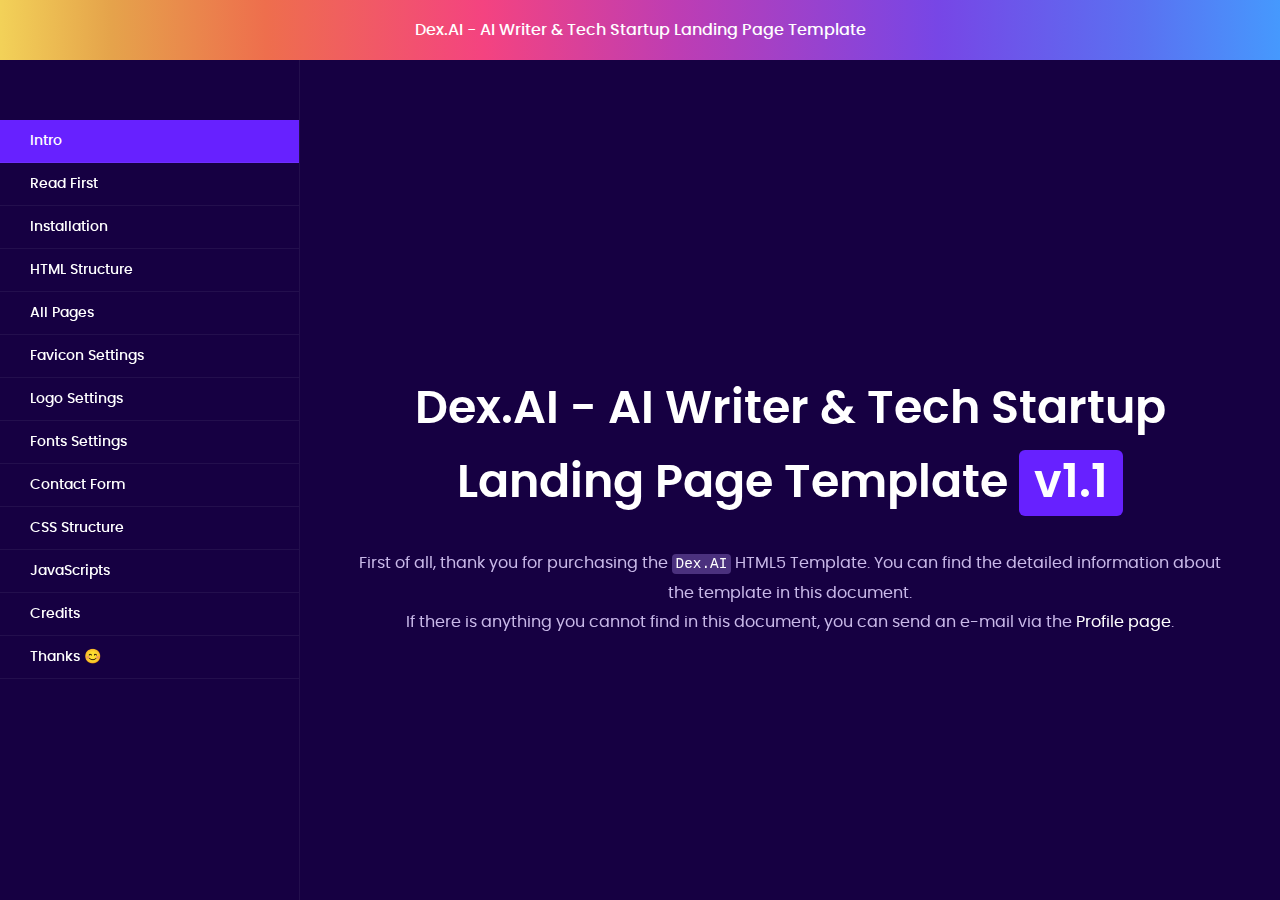
<file: bucard-academy-template/Documentation/index.html>
<!doctype html>
<html lang="en-US">
	<head>
		<!-- Meta -->
		<meta charset="UTF-8">
		<title>Documentation for - Dex.AI AI Writer & Tech Startup Landing Page Template</title>
		<meta http-equiv="X-UA-Compatible" content="IE=edge,chrome=1">
		<meta name="viewport" content="width=device-width, initial-scale=1.0">
		<!-- Favicons -->
		<link rel="icon" href="assets/icon.png">

		<!-- CSS -->
		<link rel="stylesheet" href="assets/css/reset.css">
		<link rel="stylesheet" href="assets/css/bootstrap.min.css">
		<link rel="stylesheet" href="assets/css/style.css">

	</head>

	<body>

		<!-- Header -->
		<div id="header">
			<h1>Dex.AI - AI Writer & Tech Startup Landing Page Template</h1>
		</div>

		<!-- Menu -->
		<div id="doc-menu">
			<ul class="nav">
                <li class="section active"><a href="#">Intro</a></li>
                <li class="section"><a href="#notice">Read First</a></li>
                <li class="section"><a href="#start">Installation</a></li>
                <li class="section"><a href="#s1">HTML Structure</a></li>
                <li class="section"><a href="#page">All Pages</a></li>
                <li class="section"><a href="#fav">Favicon Settings</a></li>
                <li class="section"><a href="#logo">Logo Settings</a></li>
                <li class="section"><a href="#font">Fonts Settings</a></li>
                <li class="section"><a href="#contact">Contact Form</a></li>
				<li class="section"><a href="#s2">CSS Structure</a></li>
				<li class="section"><a href="#s3">JavaScripts</a></li>
				<li class="section"><a href="#s4">Credits</a></li>
                <li class="section"><a href="#thanks">Thanks 😊</a></li>
                <!-- <li class="section"><a href="#s7">Changelog</a></li> -->
			</ul>
		</div>

		<!-- Content -->
		<div id="doc-content" data-spy="scroll" data-target="#menu">

			<div id="intro">
				<div class="vertical">
					<h1>Dex.AI - AI Writer & Tech Startup Landing Page Template <span>v1.1</span></h1>
					<br>
                    <p>First of all, thank you for purchasing the <code>Dex.AI</code> HTML5 Template. You can find the detailed information about the template in this document. <br> If there is anything you cannot find in this document, you can send an e-mail via the <a href="https://themeforest.net/user/themeadapt" target="_blank">Profile page</a>.</p>
				</div>
			</div>


<!-- ===================================================================================-->
<!-- Notice
 -->
<!-- ===================================================================================-->
        <h1 id="notice">Dex.AI in a Brief</h1>
        <p><strong>Dex.AI</strong> AI Writer & Tech Startup Landing Page Template<br>
            In download folder you will find <strong>Two folders:</strong>
            <ul>
                <li><code>dexai</code> (Main Template)</li>
                <li><code>Documentation</code> (Documentation for main template)</li>
            </ul>
            <br>
            <p style="margin-top: 0;" class="files-folder"><img src="assets/files.png" alt=""></p>
            Remember, when you want to use the shortCode/element in any pages you need to adjust the section spacing by giving <code>margin</code> or <code>padding</code>. Don't get panic if you messed up anything when you edit the template. We are always available to support our customer.
        </p>


<!-- ===================================================================================-->
<!-- 1 Installation
 -->
<!-- ===================================================================================-->
        <h1 id="start"><span>01</span>Installation</h1>
        <p>Follow the steps below to setup your site template:</p>
        <ol>
            <li>Unzip the downloaded package and open the <code>Template</code> folder to find all the template files. You wil get <code>Dex.AI</code> folder in there. You need to upload this folder to your hosting web server using FTP or cPanel in order to use it on your website.</li>
            <li>Below is the folder structure you will see in your website root directory:
                <ul>
                    <li><code>Dex.AI/assets/css</code> - Stylesheet files</li>
                    <li><code>Dex.AI/assets/fonts</code> - Icon/fonts files</li>
                    <li><code>Dex.AI/assets/img</code> - Image files</li>
                    <li><code>Dex.AI/assets/js</code> - JS files</li>
                </ul>
            </li>
            <li>You need to upload all or specific HTML files as per your need.</li>
            <li>And now you are ready to go to generate your website with this awesome template.</li>
        </ol>

<!-- ===================================================================================-->
<!-- 2 HTML Structure
 -->
<!-- ===================================================================================-->

            <h1 id="s1"><span>02</span>HTML Structure</h1>
            <p>We are used Bootstrap Latest Version <code>v5.1.3</code> framework in this template.<br> The general template structure is the same throughout the template. Here is the general structure.</p>

<pre>
    <code>
        &lt;!doctype html&gt;
        &lt;html class="no-js" lang="en"&gt;
        &lt;head&gt;
            &lt;meta charset="utf-8"&gt;
            &lt;meta http-equiv="x-ua-compatible" content="ie=edge"&gt;
            &lt;title&gt;Dex.AI - AI Writer & Tech Startup Landing Page Template&lt;/title&gt;
            &lt;meta name="description" content=""&gt;
            &lt;meta name="viewport" content="width=device-width, initial-scale=1"&gt;

            &lt;link rel="shortcut icon" type="image/x-icon" href="assets/img/favicon.png"&gt;
            &lt;!-- Place favicon.ico in the root directory --&gt;

            &lt;!-- CSS here --&gt;
            &lt;link rel="stylesheet" href="assets/css/....."&gt;
            &lt;link rel="stylesheet" href="assets/css/....."&gt;
            &lt;link rel="stylesheet" href="assets/css/...."&gt;
            &lt;link rel="stylesheet" href="assets/css/..."&gt;
        &lt;/head&gt;
        &lt;body&gt;



            &lt;!-- header-area --&gt;
            &lt;header id="home"&gt;


            &lt;/header&gt;
            &lt;!-- header-area-end --&gt;



            &lt;!-- main-area --&gt;
            &lt;main class="main-area fix"&gt;

                &lt;!-- All Section Here --&gt;

            &lt;/main&gt;
            &lt;!-- main-area-end --&gt;



            &lt;!-- Footer-area --&gt;
            &lt;footer class="footer-area"&gt;

            &lt;/footer&gt;
            &lt;!-- Footer-area-end --&gt;



            &lt;!-- JS here --&gt;
            &lt;script src="assets/js/vendor/....."&gt;&lt;/script&gt;
            &lt;script src="assets/js/...."&gt;&lt;/script&gt;
            &lt;script src="assets/js/..."&gt;&lt;/script&gt;
        &lt;/body&gt;
        &lt;/html&gt;
    </code>
</pre>


<!-- ===================================================================================-->
<!-- 3 Favicon
 -->
<!-- ===================================================================================-->
    <h1 id="page"><span>03</span>All Pages</h1>
    <p>Introduce <code>Dex.AI</code> All Pages</p>
    <ul class="list-wrap">
        <li><h4><code>index.html</code> is <code>====></code> Home One</h4></li>
        <li><h4><code>index-2.html</code> is <code>====></code> Home Two</h4></li>
        <li><h4><code>index-3.html</code> is <code>====></code> Home Three</h4></li>
        <li><h4><code>about.html</code> is <code>====></code> About Us Page</h4></li>
        <li><h4><code>work.html</code> is <code>====></code> How It Work Page</h4></li>
        <li><h4><code>faq.html</code> is <code>====></code> Faq Page</h4></li>
        <li><h4><code>help.html</code> is <code>====></code> Help Center Page</h4></li>
        <li><h4><code>blog.html</code> is <code>====></code> Blog Page</h4></li>
        <li><h4><code>blog-details.html</code> is <code>====></code> Blog Details Page</h4></li>
        <li><h4><code>contact.html</code> is <code>====></code> Contact Us Page</h4></li>
        <li><h4><code>login.html</code> is <code>====></code> Login Page</h4></li>
        <li><h4><code>error.html</code> is <code>====></code> 404 Error Page</h4></li>
    </ul>


<!-- ===================================================================================-->
<!-- 3 Favicon
 -->
<!-- ===================================================================================-->
    <h1 id="fav"><span>04</span>Favicon Settings</h1>
    <p>Favicon Will be found in <code>&lt;head></code> section.</p>
    <pre>
    <!-- Favicon -->
    &lt;link rel="shortcut icon" type="image/x-icon" href="assets/img/favicon.png">
    </pre>



<!-- ===================================================================================-->
<!-- 4 Logo
 -->
<!-- ===================================================================================-->
        <h1 id="logo"><span>05</span>Logo Settings</h1>
        <p>The Logo will be found in the <code>&lt;nav class="navbar"></code> tag.</p>
        <pre>

        &lt;div class="logo"&gt;&lt;a href="index.html"&gt;&lt;img src="img/logo/logo.png" alt="logo"&gt;&lt;/a&gt;&lt;/div&gt;
        </pre>
        <p>You can replace any <code>.jpg</code> <code>.png</code> <code>.svg</code> logo. And set the <code>width</code> according to your logo size.</p>





<!-- ===================================================================================-->
<!-- 5 Fonts
 -->
<!-- ===================================================================================-->
        <h1 id="font"><span>06</span>Fonts Settings</h1>
        <p>In <code>Dex.AI</code> we use <code>DM Sans</code> & <code>Poppins</code> font.<br>
        You can change both fonts form <code>assets/css/style.css</code> file:
        </p>
        <pre>
        @import
        url('https://fonts.googleapis.com/css2?family=Outfit:wght@100;200;300;400;500;600;700&family=Playfair+Display:ital,wght@0,400;0,500;0,600;0,700;0,800;1,400;1,500;1,600;1,700;1,800&family=Plus+Jakarta+Sans:ital,wght@0,300;0,400;0,500;0,600;0,700;0,800;1,300;1,400;1,500;1,600;1,700;1,800&display=swap');
        </pre>


<!--====================================================================================-->



			<section id="contact-form">
                <h1 id="contact"><span>07</span>Activeted PHP Contact Form</h1>
				<p>You can edit your form simply and quickly. Open <code>mail.php</code> from <code>Dex.AI</code> folder and add your email into <code>$recipient</code> field</p>
<pre>
<code>
&lt;?php

// Only process POST reqeusts.

if ($_SERVER["REQUEST_METHOD"] == "POST") {

// Get the form fields and remove MORALspace.
$name = strip_tags(trim($_POST["name"]));

$name = str_replace(array("\r","\n"),array(" "," "),$name);

$email = filter_var(trim($_POST["email"]), FILTER_SANITIZE_EMAIL);

$message = trim($_POST["message"]);


// Check that data was sent to the mailer.

if ( empty($name) OR empty($message) OR !filter_var($email, FILTER_VALIDATE_EMAIL)) {

// Set a 400 (bad request) response code and exit.

http_response_code(400);

echo "Please complete the form and try again.";

exit;

}

// Set the recipient email address.

// FIXME: Update this to your desired email address.

$recipient = "founder@stthemes.com";


?&gt;
</code></pre>


			</section>


<!-- ===================================================================================-->
<!-- 2 CSS Structure
 -->
<!-- ===================================================================================-->

			<h1 id="s2"><span>08</span>CSS Structure</h1>
			<p>The <code>style.css</code> file contains all of the specific stylings for the page. The file is separated into sections using:</p>


                 <ul>
                	<li>
                    	<h4>bootstrap.min.css</h4>
                        <p>This file includes core <a href="https://getbootstrap.com" target="_blank">bootstrap</a> styles</p>
                        <a href="https://getbootstrap.com/docs/5.1/getting-started/download/" target="_blank"><small>Source</small></a>
                    </li>

                    <li>
                    	<h4>font-awesome.css</h4>
                        <p>This file contains styles about <a href="https://fontawesome.com/v5.15/icons" target="_blank">Fontawesome</a> icon library</p>
                        <a href="https://fontawesome.com/v5.15/icons" target="_blank"><small>Source</small></a>

                        <h5>Example</h5>
                        <code>
                        	&lt;i class="fab fa-facebook-square">&lt;/i>
                        </code>
                    </li>

                    <li>
                    	<h4>magnific-popup.css</h4>
                        <p>This file contains styles about <a href="https://dimsemenov.com/plugins/magnific-popup/" target="_blank">Popup</a> Style</p>
                        <a href="https://dimsemenov.com/plugins/magnific-popup/" target="_blank"><small>Source</small></a>
                    </li>

                    <li>
                    	<h4>animate.min.css</h4>
                        <p><code>animate.css</code> is a bunch of cool, fun, and cross-browser animations for you to use in projects. Great for emphasis, home pages, sliders, and general just-add-water-awesomeness.</p>
                        <a href="https://animate.style/" target="_blank"><small>Source</small></a>

                        <h5>Example</h5>

                        <code>
                        &lt;div class="wow slideInLeft">
                        ...
                        &lt;/div>
                        </code>
                    </li>

                    <li>
                    	<h4>slick.css</h4>
                        <p>This file contains styles about slick carousel plugin</p>

                        <a href="https://kenwheeler.github.io/slick/" target="_blank"><small>Source</small></a>
                    </li>

                    <li>
                    	<h4>style.css</h4>
                        <p>All styles about template</p>
                    </li>

                </ul>

<!-- ===================================================================================-->
<!-- 3 JavaScripts
 -->
<!-- ===================================================================================-->

			<h1 id="s3"><span>09</span>JavaScripts</h1>
			<ul>
                    <li>
                        <h4>jQuery 3.6.0</h4>
                        <p>jQuery is a fast, small, and feature-rich JavaScript library.</p>
                        <a href="https://blog.jquery.com/2021/03/02/jquery-3-6-0-released/"><small>Source</small></a>
                    </li>

                    <li>
                        <h4>bootstrap.min.js</h4>
                        <p>Core bootstrap js file</p>
                        <a href="https://getbootstrap.com/docs/5.1/getting-started/download/" target="_blank"><small>Source</small></a>
                    </li>


                    <li>
                    	<h4>gsap.js</h4>
                        <p>GSAP is a robust JavaScript toolset that turns developers into animation superheroes. Build high-performance animations that work in every major browser.</p>

                        <a href="https://greensock.com/gsap/" target="_blank"><small>Source</small></a>
                    </li>


                    <li>
                    	<h4>slick.min.js</h4>
                        <p>jQuery carousel plugin from Slick</p>

                        <a href="https://kenwheeler.github.io/slick/" target="_blank"><small>Source</small></a>
                    </li>

                  	<li>
                        <h4>wow.js</h4>
                        <p>A lightweight script to animate scrolling.Reveal Animations When You Scroll.</p>
                        <small><a href="https://wowjs.uk/" target="_blank">Source</a></small>

                    </li>

                  	<li>
                        <h4>aos.js</h4>
                        <p>A lightweight script to animate scrolling. Reveal Animations When You Scroll.</p>
                        <small><a href="https://michalsnik.github.io/aos/" target="_blank">Source</a></small>

                    </li>

                     <li>
                        <h4>min.js</h4>
                        <p>This file contains all script about site.</p>
                    </li>


                </ul>





<!-- ===================================================================================-->
<!-- 4 Credits -->
<!-- ===================================================================================-->

<h1 id="s4"><span>10</span>Credits</h1>
<ul>
    <li>
        <a href="http://getbootstrap.com"><h4>Bootstrap</h4></a>
    </li>


    <li>
        <h4>Stock Image<a href="https://unsplash.com/"> Unsplash</a>, <a href="https://www.pexels.com/"> Pexels</a></h4>
    </li>

    <li>
        <a href="http://fontawesome.io"><h4>Fontawesome</h4></a>
    </li>

    <li>
        <a href="http://daneden.github.io/animate.css/"><h4>Animate.css</h4></a>
    </li>

</ul>



<section id="thanks">
    <h1 id="s6"><span>11</span>Thanks</h1>
    <hr>
    <h4 id="thanks_span_style">
    <span>Once again thank you for purchasing one of our Templates</span></h4>
    <h2>Best Regards</h2>
    <h3><a href="https://themeforest.net/user/themeadapt" target="_blank">ThemeAdapt</a></h3>
</section>

<footer>
    <hr>
    <p>Copyright ThemeAdapt 2023 made with the <a href="#">Documenter v1.0</a></p>
</footer>

<!-- ===================================================================================-->
<!-- 5 Credits -->
<!-- ===================================================================================-->
    <!-- <h1 id="s7"><span>12</span>Changelog:</h1>
    <small>Dates are formatted in <code>dd/mm/yy</code></small>

    <pre>

    ===========================
    ----- (20 October 2023) ------
    ===========================
    Initial Released Dex.AI.

    </pre> -->

</div>

        <!-- JavaScripts -->
        <script type='text/javascript' src='assets/js/jquery.min.js'></script>
        <script type='text/javascript' src='assets/js/bootstrap.min.js'></script>
        <script type='text/javascript' src='assets/js/jquery.scrollTo.min.js'></script>
        <script type='text/javascript' src='assets/js/jquery.localscroll-1.2.7-min.js'></script>
        <script type='text/javascript' src='assets/js/custom.js'></script>

	</body>
</html>
</file>
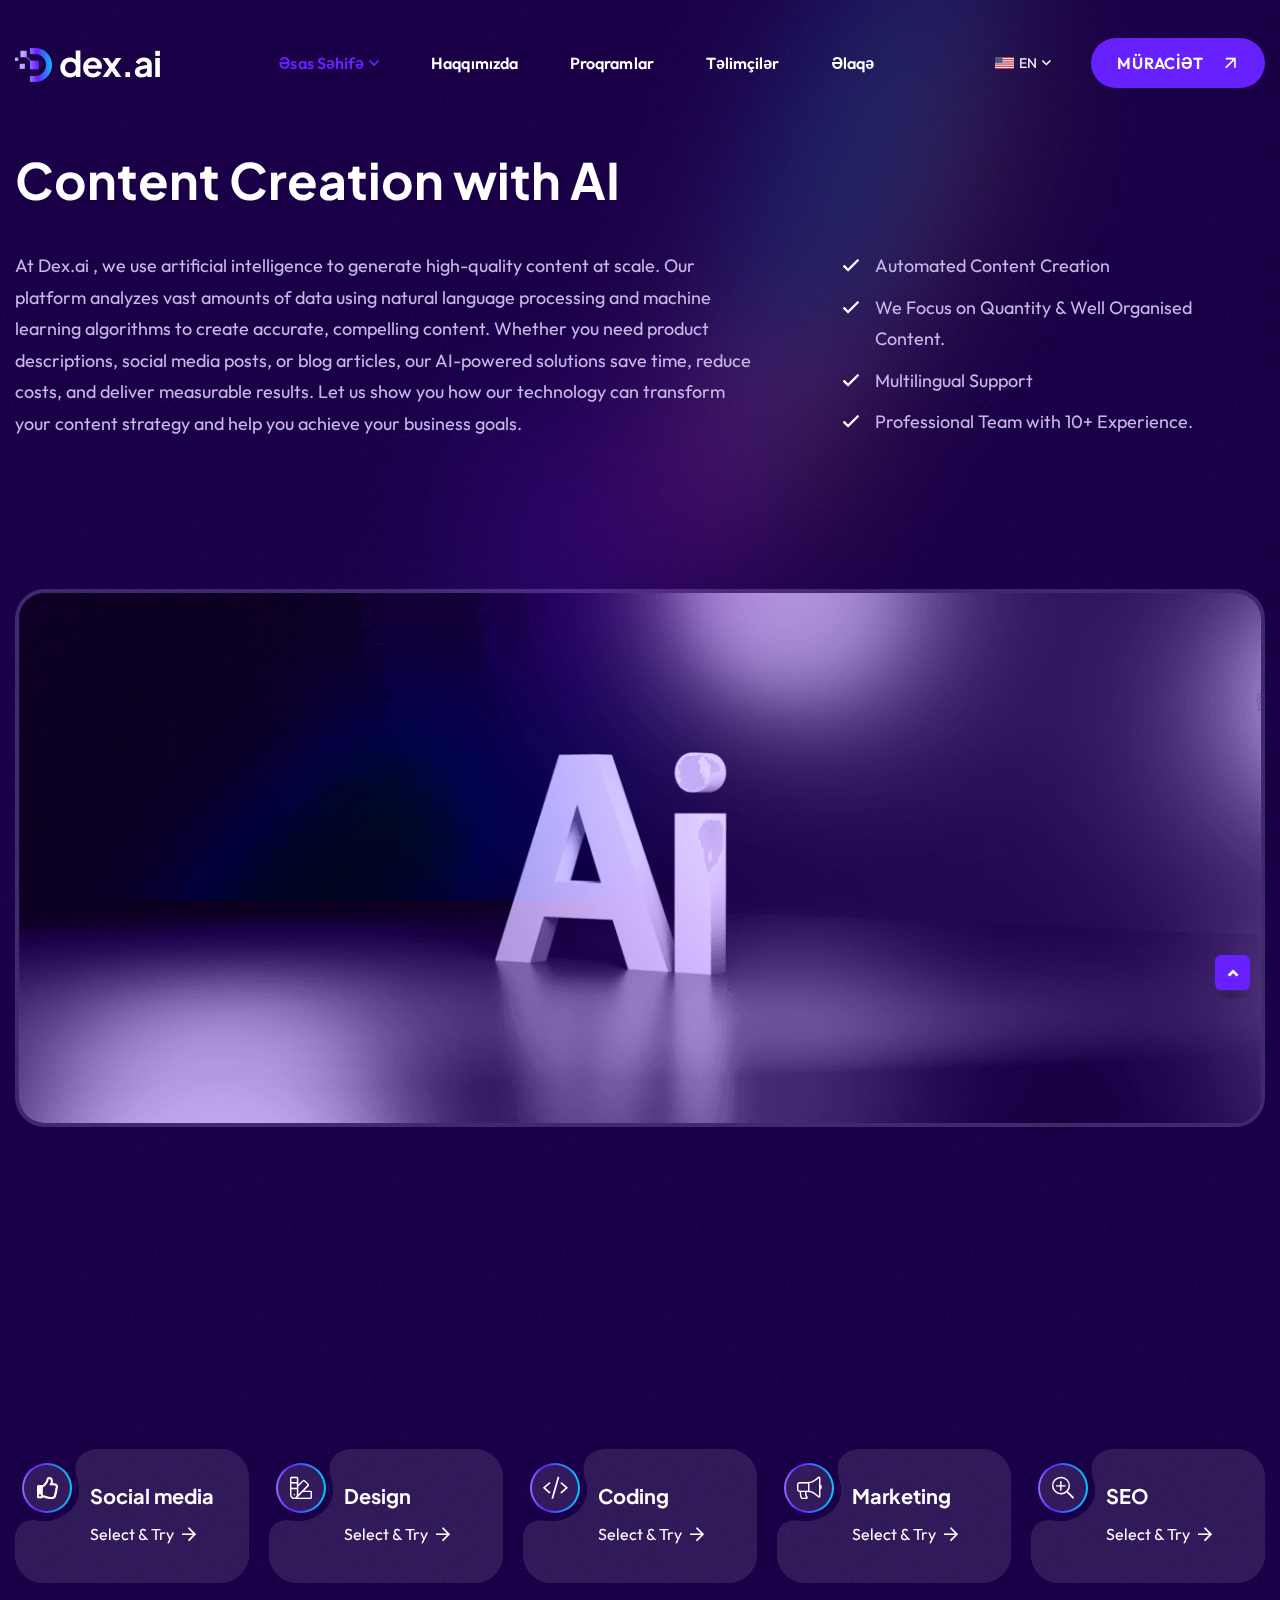
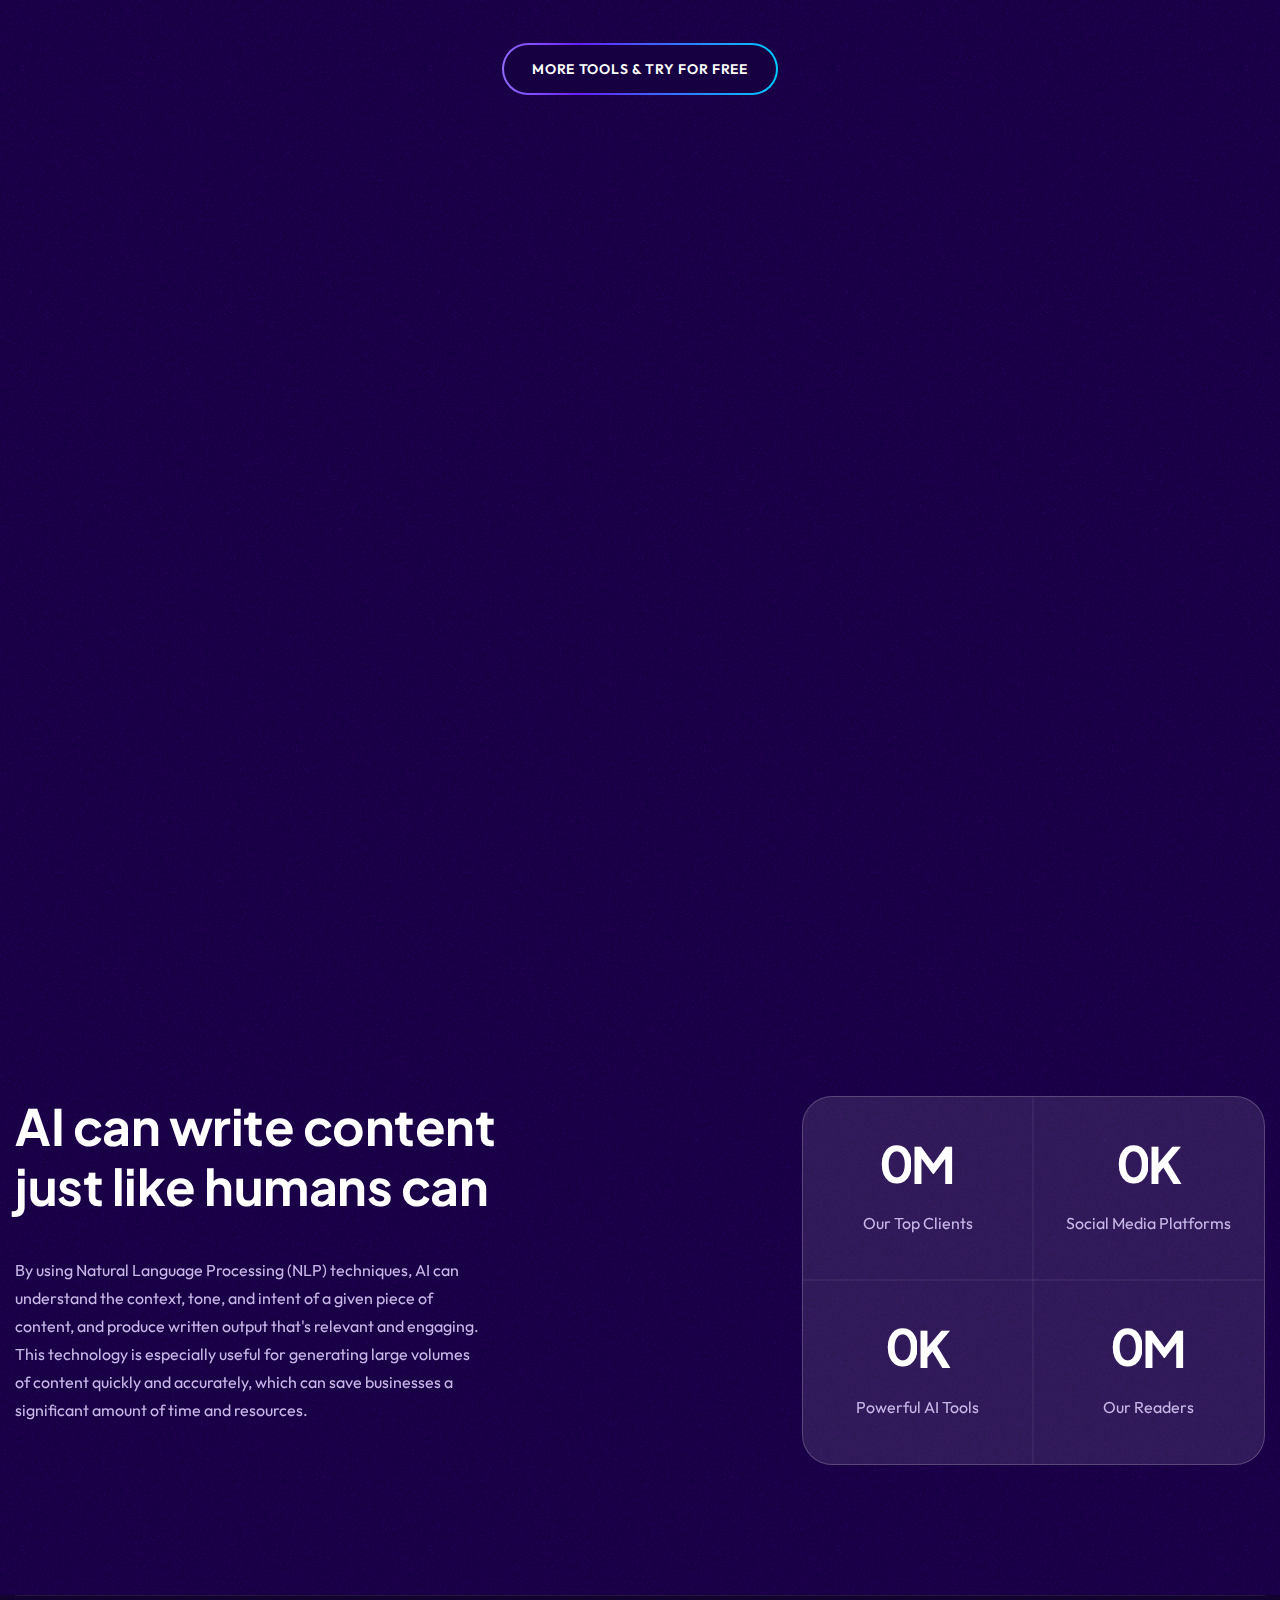
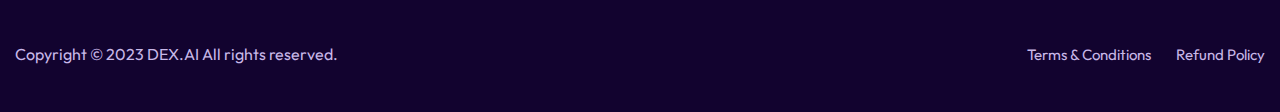
<file: bucard-academy-template/dexai/about.html>
<!DOCTYPE html>
<html class="no-js" lang="en">
  <head>
    <meta charset="utf-8" />
    <meta http-equiv="x-ua-compatible" content="ie=edge" />
    <title>Dex.AI - AI Writer & Tech Startup Landing Page Template</title>
    <meta
      name="description"
      content="Dex.AI - AI Writer & Tech Startup Landing Page Template"
    />
    <meta name="viewport" content="width=device-width, initial-scale=1" />

    <link
      rel="shortcut icon"
      type="image/x-icon"
      href="assets/img/favicon.png"
    />
    <!-- Place favicon.ico in the root directory -->

    <!-- CSS here -->
    <link rel="stylesheet" href="assets/css/bootstrap.min.css" />
    <link rel="stylesheet" href="assets/css/animate.min.css" />
    <link rel="stylesheet" href="assets/css/magnific-popup.css" />
    <link rel="stylesheet" href="assets/css/fontawesome-all.min.css" />
    <link rel="stylesheet" href="assets/css/odometer.css" />
    <link rel="stylesheet" href="assets/css/slick.css" />
    <link rel="stylesheet" href="assets/css/select2.min.css" />
    <link rel="stylesheet" href="assets/css/animatedheadline.css" />
    <link rel="stylesheet" href="assets/css/aos.css" />
    <link rel="stylesheet" href="assets/css/default.css" />
    <link rel="stylesheet" href="assets/css/style.css" />
    <link rel="stylesheet" href="assets/css/responsive.css" />
  </head>
  <body>
    <!-- Preloader -->
    <div id="preloader">
      <div class="spinner">
        <div class="rect1"></div>
        <div class="rect2"></div>
        <div class="rect3"></div>
        <div class="rect4"></div>
        <div class="rect5"></div>
      </div>
    </div>
    <!-- Preloader -->

    <!-- Scroll-top -->
    <button class="scroll-top scroll-to-target" data-target="html">
      <i class="fas fa-angle-up"></i>
    </button>
    <!-- Scroll-top-end-->

    <!-- header-area -->
    <header>
      <div id="sticky-header" class="menu-area transparent-header">
        <div class="container custom-container">
          <div class="row">
            <div class="col-12">
              <div class="mobile-nav-toggler"><i class="fas fa-bars"></i></div>
              <div class="menu-wrap">
                <nav class="menu-nav">
                  <div class="logo">
                    <a href="index.html"
                      ><img src="assets/img/logo/logo.png" alt="Logo"
                    /></a>
                  </div>
                  <div class="navbar-wrap main-menu d-none d-lg-flex">
                    <ul class="navigation">
                      <li
                        class="active menu-item-has-children tg-mega-menu-has-children"
                      >
                        <a href="#">Əsas səhifə</a>
                        <div class="tg-mega-menu-wrap black-bg">
                          <div
                            class="row row-cols-1 row-cols-lg-4 row-cols-xl-4"
                          >
                            <div class="col">
                              <div class="mega-menu-item active">
                                <div class="mega-menu-thumb">
                                  <a href="index.html"
                                    ><img
                                      src="assets/img/images/home_img01.jpg"
                                      alt=""
                                  /></a>
                                </div>
                                <div class="mega-menu-content">
                                  <h4 class="title">
                                    <a href="index.html"
                                      >01: Ai Content Writer</a
                                    >
                                  </h4>
                                </div>
                              </div>
                            </div>
                            <div class="col">
                              <div class="mega-menu-item">
                                <div class="mega-menu-thumb">
                                  <a href="index-2.html"
                                    ><img
                                      src="assets/img/images/home_img02.jpg"
                                      alt=""
                                  /></a>
                                </div>
                                <div class="mega-menu-content">
                                  <h4 class="title">
                                    <a href="index-2.html"
                                      >02: Text to Video Ai</a
                                    >
                                  </h4>
                                </div>
                              </div>
                            </div>
                            <div class="col">
                              <div class="mega-menu-item">
                                <div class="mega-menu-thumb">
                                  <a href="index-3.html"
                                    ><img
                                      src="assets/img/images/home_img03.jpg"
                                      alt=""
                                  /></a>
                                </div>
                                <div class="mega-menu-content">
                                  <h4 class="title">
                                    <a href="index-3.html"
                                      >03:Text to Speech Ai</a
                                    >
                                  </h4>
                                </div>
                              </div>
                            </div>
                            <div class="col">
                              <div class="mega-menu-item">
                                <div class="mega-menu-thumb">
                                  <img
                                    src="assets/img/images/coming_soon.jpg"
                                    alt=""
                                  />
                                </div>
                                <div class="mega-menu-content">
                                  <h4 class="title">04: Coming Soon</h4>
                                </div>
                              </div>
                            </div>
                          </div>
                        </div>
                      </li>
                      <li><a href="about.html">Haqqımızda</a></li>
                      <li class="menu-item">
                        <a href="#program">Proqramlar</a>
                      </li>
                      <li class="menu-item"><a href="#trainer">Təlimçilər</a></li>
                      <li><a href="contact.html">Əlaqə</a></li>
                    </ul>
                  </div>
                  <div class="header-action d-none d-md-block">
                    <ul class="list-wrap">
                      <li class="header-lang">
                        <div class="dropdown">
                          <button
                            class="dropdown-toggle"
                            type="button"
                            id="dropdownMenuButton1"
                            data-bs-toggle="dropdown"
                            aria-haspopup="true"
                            aria-expanded="false"
                          >
                            <img
                              src="assets/img/icon/united-states.jpg"
                              alt=""
                            />EN
                          </button>
                          <div
                            class="dropdown-menu"
                            aria-labelledby="dropdownMenuButton1"
                          >
                            <a class="dropdown-item" href="index.html"
                              ><img
                                src="assets/img/icon/Flag_of_Azerbaijan.svg"
                                alt=""
                              />AZE</a
                            >
                          </div>
                        </div>
                      </li>
                      <li class="header-btn">
                        <a href="login.html" class="btn">Müracİət</a>
                      </li>
                    </ul>
                  </div>
                </nav>
              </div>

              <!-- Mobile Menu  -->
              <div class="mobile-menu">
                <nav class="menu-box">
                  <div class="close-btn"><i class="fas fa-times"></i></div>
                  <div class="nav-logo">
                    <a href="index.html"
                      ><img src="assets/img/logo/logo.png" alt="Logo"
                    /></a>
                  </div>
                  <div class="menu-outer">
                    <!--Here Menu Will Come Automatically Via Javascript / Same Menu as in Header-->
                  </div>
                  <div class="social-links">
                    <ul class="clearfix list-wrap">
                      <li>
                        <a href="#"><i class="fab fa-facebook-f"></i></a>
                      </li>
                      <li>
                        <a href="#"><i class="fab fa-twitter"></i></a>
                      </li>
                      <li>
                        <a href="#"><i class="fab fa-instagram"></i></a>
                      </li>
                      <li>
                        <a href="#"><i class="fab fa-linkedin-in"></i></a>
                      </li>
                      <li>
                        <a href="#"><i class="fab fa-youtube"></i></a>
                      </li>
                    </ul>
                  </div>
                </nav>
              </div>
              <div class="menu-backdrop"></div>
              <!-- End Mobile Menu -->
            </div>
          </div>
        </div>
      </div>
    </header>
    <!-- header-area-end -->

    <!-- main-area -->
    <main class="main-content">
      <div class="noise-bg" data-background="assets/img/bg/noise_bg.png"></div>
      <div
        class="main-shape"
        data-background="assets/img/images/main_shape.png"
      ></div>

      <!-- about-area -->
      <section class="inner-about-area pb-115">
        <div class="container">
          <div class="row">
            <div class="col-lg-12">
              <div class="col-lg-12" style="padding: 150px 0">
                <div class="inner-about-content">
                  <h2 class="title">Content Creation with AI</h2>
                  <div class="content-bottom">
                    <p>
                      At Dex.ai , we use artificial intelligence to generate
                      high-quality content at scale. Our platform analyzes vast
                      amounts of data using natural language processing and
                      machine learning algorithms to create accurate, compelling
                      content. Whether you need product descriptions, social
                      media posts, or blog articles, our AI-powered solutions
                      save time, reduce costs, and deliver measurable results.
                      Let us show you how our technology can transform your
                      content strategy and help you achieve your business goals.
                    </p>
                    <ul class="list-wrap">
                      <li>
                        <i class="far fa-check"></i>Automated Content Creation
                      </li>
                      <li>
                        <i class="far fa-check"></i>We Focus on Quantity & Well
                        Organised Content.
                      </li>
                      <li><i class="far fa-check"></i>Multilingual Support</li>
                      <li>
                        <i class="far fa-check"></i>Professional Team with 10+
                        Experience.
                      </li>
                    </ul>
                  </div>
                </div>
              </div>
              <div class="inner-about-img">
                <img src="assets/img/images/inner_about_img.png" alt="" />
              </div>
            </div>
          </div>
        </div>
        <span id="program"></span>
      </section>
      <!-- about-area-end -->
      <!-- tools-area -->
      <section class="tools-area pb-140">
        <div class="container">
          <div class="row">
            <div class="col-lg-12">
              <div class="section-title text-center mb-80">
                <h2 class="title title-animation">
                  60+ Powerful <span>Copywriting</span> Tools
                </h2>
              </div>
            </div>
          </div>
          <div
            class="row justify-content-center row-cols-1 row-cols-xl-5 row-cols-lg-3 row-cols-md-3 row-cols-sm-2"
          >
            <div class="col">
              <div class="tools-item">
                <div class="tools-shape">
                  <svg
                    viewBox="0 0 242 142"
                    fill="none"
                    x="0px"
                    y="0px"
                    preserveAspectRatio="none"
                    xmlns="http://www.w3.org/2000/svg"
                  >
                    <g opacity="0.1">
                      <mask id="tools_1" fill="currentcolor">
                        <path
                          fill-rule="evenodd"
                          clip-rule="evenodd"
                          d="M0.000152349 96C0.000152323 82 7.50015 73 26.223 76.38C43.8227 79.5573 73.5001 62.5 65.0001 34C58.0933 10.8417 68.4855 0.0152226 90.4537 0H212C228.569 0 242 13.4315 242 30V112C242 128.569 228.569 142 212 142H30C13.4315 142 0 128.569 0 112V30C0 29.9678 5.07887e-05 29.9356 0.00015229 29.9034L0.000152349 96Z"
                        />
                      </mask>
                      <path
                        fill-rule="evenodd"
                        clip-rule="evenodd"
                        d="M0.000152349 96C0.000152323 82 7.50015 73 26.223 76.38C43.8227 79.5573 73.5001 62.5 65.0001 34C58.0933 10.8417 68.4855 0.0152226 90.4537 0H212C228.569 0 242 13.4315 242 30V112C242 128.569 228.569 142 212 142H30C13.4315 142 0 128.569 0 112V30C0 29.9678 5.07887e-05 29.9356 0.00015229 29.9034L0.000152349 96Z"
                        fill="currentcolor"
                      />
                      <path
                        d="M26.223 76.38L26.0454 77.3641L26.223 76.38ZM65.0001 34L64.0419 34.2858L65.0001 34ZM90.4537 0V-1L90.453 -1L90.4537 0ZM0.00015229 29.9034H1.00015L-0.999843 29.9002L0.00015229 29.9034ZM26.4007 75.3959C16.885 73.6781 9.97666 75.0628 5.44345 78.9101C0.915774 82.7526 -0.999848 88.8465 -0.999848 96H1.00015C1.00015 89.1535 2.83453 83.7474 6.73758 80.4349C10.6351 77.1272 16.8382 75.7019 26.0454 77.3641L26.4007 75.3959ZM64.0419 34.2858C68.1619 48.1001 63.0535 59.0984 54.7433 66.3139C46.3759 73.5791 34.8547 76.9221 26.4007 75.3959L26.0454 77.3641C35.191 79.0152 47.3083 75.4182 56.0546 67.8241C64.8581 60.1802 70.3384 48.3998 65.9584 33.7142L64.0419 34.2858ZM90.453 -1C79.3518 -0.992307 70.8801 1.74143 66.1178 7.69682C61.3389 13.673 60.5477 22.57 64.0419 34.2858L65.9584 33.7142C62.5458 22.2717 63.4972 14.1764 67.6798 8.94589C71.879 3.69466 79.5874 1.00753 90.4544 1L90.453 -1ZM90.4537 1H212V-1H90.4537V1ZM212 1C228.016 1 241 13.9837 241 30H243C243 12.8792 229.121 -1 212 -1V1ZM241 30V112H243V30H241ZM241 112C241 128.016 228.016 141 212 141V143C229.121 143 243 129.121 243 112H241ZM212 141H30V143H212V141ZM30 141C13.9837 141 1 128.016 1 112H-1C-1 129.121 12.8792 143 30 143V141ZM1 112V30H-1V112H1ZM1 30C1 29.9688 1.00005 29.9377 1.00015 29.9065L-0.999843 29.9002C-0.999948 29.9335 -1 29.9667 -1 30H1ZM1.00015 96V29.9034H-0.999848L-0.999848 96H1.00015Z"
                        fill="currentcolor"
                        mask="url(#tools_1)"
                      />
                    </g>
                  </svg>
                </div>
                <div class="tools-icon">
                  <i class="far fa-thumbs-up"></i>
                </div>
                <div class="tools-content">
                  <h4 class="title"><a href="login.html">Social media</a></h4>
                  <a href="login.html" class="link-btn"
                    >Select & Try<i class="far fa-arrow-right"></i
                  ></a>
                </div>
              </div>
            </div>
            <div class="col">
              <div class="tools-item">
                <div class="tools-shape">
                  <svg
                    viewBox="0 0 242 142"
                    fill="none"
                    x="0px"
                    y="0px"
                    preserveAspectRatio="none"
                    xmlns="http://www.w3.org/2000/svg"
                  >
                    <g opacity="0.1">
                      <mask id="tools_2" fill="currentcolor">
                        <path
                          fill-rule="evenodd"
                          clip-rule="evenodd"
                          d="M0.000152349 96C0.000152323 82 7.50015 73 26.223 76.38C43.8227 79.5573 73.5001 62.5 65.0001 34C58.0933 10.8417 68.4855 0.0152226 90.4537 0H212C228.569 0 242 13.4315 242 30V112C242 128.569 228.569 142 212 142H30C13.4315 142 0 128.569 0 112V30C0 29.9678 5.07887e-05 29.9356 0.00015229 29.9034L0.000152349 96Z"
                        />
                      </mask>
                      <path
                        fill-rule="evenodd"
                        clip-rule="evenodd"
                        d="M0.000152349 96C0.000152323 82 7.50015 73 26.223 76.38C43.8227 79.5573 73.5001 62.5 65.0001 34C58.0933 10.8417 68.4855 0.0152226 90.4537 0H212C228.569 0 242 13.4315 242 30V112C242 128.569 228.569 142 212 142H30C13.4315 142 0 128.569 0 112V30C0 29.9678 5.07887e-05 29.9356 0.00015229 29.9034L0.000152349 96Z"
                        fill="currentcolor"
                      />
                      <path
                        d="M26.223 76.38L26.0454 77.3641L26.223 76.38ZM65.0001 34L64.0419 34.2858L65.0001 34ZM90.4537 0V-1L90.453 -1L90.4537 0ZM0.00015229 29.9034H1.00015L-0.999843 29.9002L0.00015229 29.9034ZM26.4007 75.3959C16.885 73.6781 9.97666 75.0628 5.44345 78.9101C0.915774 82.7526 -0.999848 88.8465 -0.999848 96H1.00015C1.00015 89.1535 2.83453 83.7474 6.73758 80.4349C10.6351 77.1272 16.8382 75.7019 26.0454 77.3641L26.4007 75.3959ZM64.0419 34.2858C68.1619 48.1001 63.0535 59.0984 54.7433 66.3139C46.3759 73.5791 34.8547 76.9221 26.4007 75.3959L26.0454 77.3641C35.191 79.0152 47.3083 75.4182 56.0546 67.8241C64.8581 60.1802 70.3384 48.3998 65.9584 33.7142L64.0419 34.2858ZM90.453 -1C79.3518 -0.992307 70.8801 1.74143 66.1178 7.69682C61.3389 13.673 60.5477 22.57 64.0419 34.2858L65.9584 33.7142C62.5458 22.2717 63.4972 14.1764 67.6798 8.94589C71.879 3.69466 79.5874 1.00753 90.4544 1L90.453 -1ZM90.4537 1H212V-1H90.4537V1ZM212 1C228.016 1 241 13.9837 241 30H243C243 12.8792 229.121 -1 212 -1V1ZM241 30V112H243V30H241ZM241 112C241 128.016 228.016 141 212 141V143C229.121 143 243 129.121 243 112H241ZM212 141H30V143H212V141ZM30 141C13.9837 141 1 128.016 1 112H-1C-1 129.121 12.8792 143 30 143V141ZM1 112V30H-1V112H1ZM1 30C1 29.9688 1.00005 29.9377 1.00015 29.9065L-0.999843 29.9002C-0.999948 29.9335 -1 29.9667 -1 30H1ZM1.00015 96V29.9034H-0.999848L-0.999848 96H1.00015Z"
                        fill="currentcolor"
                        mask="url(#tools_2)"
                      />
                    </g>
                  </svg>
                </div>
                <div class="tools-icon">
                  <i class="fal fa-swatchbook"></i>
                </div>
                <div class="tools-content">
                  <h4 class="title"><a href="login.html">Design</a></h4>
                  <a href="login.html" class="link-btn"
                    >Select & Try<i class="far fa-arrow-right"></i
                  ></a>
                </div>
              </div>
            </div>
            <div class="col">
              <div class="tools-item">
                <div class="tools-shape">
                  <svg
                    viewBox="0 0 242 142"
                    fill="none"
                    x="0px"
                    y="0px"
                    preserveAspectRatio="none"
                    xmlns="http://www.w3.org/2000/svg"
                  >
                    <g opacity="0.1">
                      <mask id="tools_3" fill="currentcolor">
                        <path
                          fill-rule="evenodd"
                          clip-rule="evenodd"
                          d="M0.000152349 96C0.000152323 82 7.50015 73 26.223 76.38C43.8227 79.5573 73.5001 62.5 65.0001 34C58.0933 10.8417 68.4855 0.0152226 90.4537 0H212C228.569 0 242 13.4315 242 30V112C242 128.569 228.569 142 212 142H30C13.4315 142 0 128.569 0 112V30C0 29.9678 5.07887e-05 29.9356 0.00015229 29.9034L0.000152349 96Z"
                        />
                      </mask>
                      <path
                        fill-rule="evenodd"
                        clip-rule="evenodd"
                        d="M0.000152349 96C0.000152323 82 7.50015 73 26.223 76.38C43.8227 79.5573 73.5001 62.5 65.0001 34C58.0933 10.8417 68.4855 0.0152226 90.4537 0H212C228.569 0 242 13.4315 242 30V112C242 128.569 228.569 142 212 142H30C13.4315 142 0 128.569 0 112V30C0 29.9678 5.07887e-05 29.9356 0.00015229 29.9034L0.000152349 96Z"
                        fill="currentcolor"
                      />
                      <path
                        d="M26.223 76.38L26.0454 77.3641L26.223 76.38ZM65.0001 34L64.0419 34.2858L65.0001 34ZM90.4537 0V-1L90.453 -1L90.4537 0ZM0.00015229 29.9034H1.00015L-0.999843 29.9002L0.00015229 29.9034ZM26.4007 75.3959C16.885 73.6781 9.97666 75.0628 5.44345 78.9101C0.915774 82.7526 -0.999848 88.8465 -0.999848 96H1.00015C1.00015 89.1535 2.83453 83.7474 6.73758 80.4349C10.6351 77.1272 16.8382 75.7019 26.0454 77.3641L26.4007 75.3959ZM64.0419 34.2858C68.1619 48.1001 63.0535 59.0984 54.7433 66.3139C46.3759 73.5791 34.8547 76.9221 26.4007 75.3959L26.0454 77.3641C35.191 79.0152 47.3083 75.4182 56.0546 67.8241C64.8581 60.1802 70.3384 48.3998 65.9584 33.7142L64.0419 34.2858ZM90.453 -1C79.3518 -0.992307 70.8801 1.74143 66.1178 7.69682C61.3389 13.673 60.5477 22.57 64.0419 34.2858L65.9584 33.7142C62.5458 22.2717 63.4972 14.1764 67.6798 8.94589C71.879 3.69466 79.5874 1.00753 90.4544 1L90.453 -1ZM90.4537 1H212V-1H90.4537V1ZM212 1C228.016 1 241 13.9837 241 30H243C243 12.8792 229.121 -1 212 -1V1ZM241 30V112H243V30H241ZM241 112C241 128.016 228.016 141 212 141V143C229.121 143 243 129.121 243 112H241ZM212 141H30V143H212V141ZM30 141C13.9837 141 1 128.016 1 112H-1C-1 129.121 12.8792 143 30 143V141ZM1 112V30H-1V112H1ZM1 30C1 29.9688 1.00005 29.9377 1.00015 29.9065L-0.999843 29.9002C-0.999948 29.9335 -1 29.9667 -1 30H1ZM1.00015 96V29.9034H-0.999848L-0.999848 96H1.00015Z"
                        fill="currentcolor"
                        mask="url(#tools_3)"
                      />
                    </g>
                  </svg>
                </div>
                <div class="tools-icon">
                  <i class="fal fa-code"></i>
                </div>
                <div class="tools-content">
                  <h4 class="title"><a href="login.html">Coding</a></h4>
                  <a href="login.html" class="link-btn"
                    >Select & Try<i class="far fa-arrow-right"></i
                  ></a>
                </div>
              </div>
            </div>
            <div class="col">
              <div class="tools-item">
                <div class="tools-shape">
                  <svg
                    viewBox="0 0 242 142"
                    fill="none"
                    x="0px"
                    y="0px"
                    preserveAspectRatio="none"
                    xmlns="http://www.w3.org/2000/svg"
                  >
                    <g opacity="0.1">
                      <mask id="tools_4" fill="currentcolor">
                        <path
                          fill-rule="evenodd"
                          clip-rule="evenodd"
                          d="M0.000152349 96C0.000152323 82 7.50015 73 26.223 76.38C43.8227 79.5573 73.5001 62.5 65.0001 34C58.0933 10.8417 68.4855 0.0152226 90.4537 0H212C228.569 0 242 13.4315 242 30V112C242 128.569 228.569 142 212 142H30C13.4315 142 0 128.569 0 112V30C0 29.9678 5.07887e-05 29.9356 0.00015229 29.9034L0.000152349 96Z"
                        />
                      </mask>
                      <path
                        fill-rule="evenodd"
                        clip-rule="evenodd"
                        d="M0.000152349 96C0.000152323 82 7.50015 73 26.223 76.38C43.8227 79.5573 73.5001 62.5 65.0001 34C58.0933 10.8417 68.4855 0.0152226 90.4537 0H212C228.569 0 242 13.4315 242 30V112C242 128.569 228.569 142 212 142H30C13.4315 142 0 128.569 0 112V30C0 29.9678 5.07887e-05 29.9356 0.00015229 29.9034L0.000152349 96Z"
                        fill="currentcolor"
                      />
                      <path
                        d="M26.223 76.38L26.0454 77.3641L26.223 76.38ZM65.0001 34L64.0419 34.2858L65.0001 34ZM90.4537 0V-1L90.453 -1L90.4537 0ZM0.00015229 29.9034H1.00015L-0.999843 29.9002L0.00015229 29.9034ZM26.4007 75.3959C16.885 73.6781 9.97666 75.0628 5.44345 78.9101C0.915774 82.7526 -0.999848 88.8465 -0.999848 96H1.00015C1.00015 89.1535 2.83453 83.7474 6.73758 80.4349C10.6351 77.1272 16.8382 75.7019 26.0454 77.3641L26.4007 75.3959ZM64.0419 34.2858C68.1619 48.1001 63.0535 59.0984 54.7433 66.3139C46.3759 73.5791 34.8547 76.9221 26.4007 75.3959L26.0454 77.3641C35.191 79.0152 47.3083 75.4182 56.0546 67.8241C64.8581 60.1802 70.3384 48.3998 65.9584 33.7142L64.0419 34.2858ZM90.453 -1C79.3518 -0.992307 70.8801 1.74143 66.1178 7.69682C61.3389 13.673 60.5477 22.57 64.0419 34.2858L65.9584 33.7142C62.5458 22.2717 63.4972 14.1764 67.6798 8.94589C71.879 3.69466 79.5874 1.00753 90.4544 1L90.453 -1ZM90.4537 1H212V-1H90.4537V1ZM212 1C228.016 1 241 13.9837 241 30H243C243 12.8792 229.121 -1 212 -1V1ZM241 30V112H243V30H241ZM241 112C241 128.016 228.016 141 212 141V143C229.121 143 243 129.121 243 112H241ZM212 141H30V143H212V141ZM30 141C13.9837 141 1 128.016 1 112H-1C-1 129.121 12.8792 143 30 143V141ZM1 112V30H-1V112H1ZM1 30C1 29.9688 1.00005 29.9377 1.00015 29.9065L-0.999843 29.9002C-0.999948 29.9335 -1 29.9667 -1 30H1ZM1.00015 96V29.9034H-0.999848L-0.999848 96H1.00015Z"
                        fill="currentcolor"
                        mask="url(#tools_4)"
                      />
                    </g>
                  </svg>
                </div>
                <div class="tools-icon">
                  <i class="fal fa-bullhorn"></i>
                </div>
                <div class="tools-content">
                  <h4 class="title"><a href="login.html">Marketing</a></h4>
                  <a href="login.html" class="link-btn"
                    >Select & Try<i class="far fa-arrow-right"></i
                  ></a>
                </div>
              </div>
            </div>
            <div class="col">
              <div class="tools-item">
                <div class="tools-shape">
                  <svg
                    viewBox="0 0 242 142"
                    fill="none"
                    x="0px"
                    y="0px"
                    preserveAspectRatio="none"
                    xmlns="http://www.w3.org/2000/svg"
                  >
                    <g opacity="0.1">
                      <mask id="tools_5" fill="currentcolor">
                        <path
                          fill-rule="evenodd"
                          clip-rule="evenodd"
                          d="M0.000152349 96C0.000152323 82 7.50015 73 26.223 76.38C43.8227 79.5573 73.5001 62.5 65.0001 34C58.0933 10.8417 68.4855 0.0152226 90.4537 0H212C228.569 0 242 13.4315 242 30V112C242 128.569 228.569 142 212 142H30C13.4315 142 0 128.569 0 112V30C0 29.9678 5.07887e-05 29.9356 0.00015229 29.9034L0.000152349 96Z"
                        />
                      </mask>
                      <path
                        fill-rule="evenodd"
                        clip-rule="evenodd"
                        d="M0.000152349 96C0.000152323 82 7.50015 73 26.223 76.38C43.8227 79.5573 73.5001 62.5 65.0001 34C58.0933 10.8417 68.4855 0.0152226 90.4537 0H212C228.569 0 242 13.4315 242 30V112C242 128.569 228.569 142 212 142H30C13.4315 142 0 128.569 0 112V30C0 29.9678 5.07887e-05 29.9356 0.00015229 29.9034L0.000152349 96Z"
                        fill="currentcolor"
                      />
                      <path
                        d="M26.223 76.38L26.0454 77.3641L26.223 76.38ZM65.0001 34L64.0419 34.2858L65.0001 34ZM90.4537 0V-1L90.453 -1L90.4537 0ZM0.00015229 29.9034H1.00015L-0.999843 29.9002L0.00015229 29.9034ZM26.4007 75.3959C16.885 73.6781 9.97666 75.0628 5.44345 78.9101C0.915774 82.7526 -0.999848 88.8465 -0.999848 96H1.00015C1.00015 89.1535 2.83453 83.7474 6.73758 80.4349C10.6351 77.1272 16.8382 75.7019 26.0454 77.3641L26.4007 75.3959ZM64.0419 34.2858C68.1619 48.1001 63.0535 59.0984 54.7433 66.3139C46.3759 73.5791 34.8547 76.9221 26.4007 75.3959L26.0454 77.3641C35.191 79.0152 47.3083 75.4182 56.0546 67.8241C64.8581 60.1802 70.3384 48.3998 65.9584 33.7142L64.0419 34.2858ZM90.453 -1C79.3518 -0.992307 70.8801 1.74143 66.1178 7.69682C61.3389 13.673 60.5477 22.57 64.0419 34.2858L65.9584 33.7142C62.5458 22.2717 63.4972 14.1764 67.6798 8.94589C71.879 3.69466 79.5874 1.00753 90.4544 1L90.453 -1ZM90.4537 1H212V-1H90.4537V1ZM212 1C228.016 1 241 13.9837 241 30H243C243 12.8792 229.121 -1 212 -1V1ZM241 30V112H243V30H241ZM241 112C241 128.016 228.016 141 212 141V143C229.121 143 243 129.121 243 112H241ZM212 141H30V143H212V141ZM30 141C13.9837 141 1 128.016 1 112H-1C-1 129.121 12.8792 143 30 143V141ZM1 112V30H-1V112H1ZM1 30C1 29.9688 1.00005 29.9377 1.00015 29.9065L-0.999843 29.9002C-0.999948 29.9335 -1 29.9667 -1 30H1ZM1.00015 96V29.9034H-0.999848L-0.999848 96H1.00015Z"
                        fill="currentcolor"
                        mask="url(#tools_5)"
                      />
                    </g>
                  </svg>
                </div>
                <div class="tools-icon">
                  <i class="fal fa-search-plus"></i>
                </div>
                <div class="tools-content">
                  <h4 class="title"><a href="login.html">SEO</a></h4>
                  <a href="login.html" class="link-btn"
                    >Select & Try<i class="far fa-arrow-right"></i
                  ></a>
                </div>
              </div>
            </div>
          </div>
          <div class="more-btn text-center mt-30">
            <a href="login.html" class="gradient-btn gradient-btn-two btn-two"
              >more tools & try for free</a
            >
          </div>
        </div>
        <span id="trainer"></span>
      </section>
      <!-- tools-area-end -->

      <!-- pricing-area -->
      <section class="pricing-area pb-110">
        <div class="container">
          <div class="row">
            <div class="col-lg-12">
              <div class="section-title text-center mb-50">
                <h2 class="title title-animation">
                  Money well <span>invested</span>
                </h2>
              </div>
            </div>
          </div>
          <div class="pricing-item-wrap">
            <div class="row justify-content-center">
              <div class="col-xl-4 col-lg-6 col-md-9 col-sm-10">
                <div class="pricing-item wow fadeInLeft" data-wow-delay=".2s">
                  <div class="pricing-shape">
                    <svg
                      viewBox="0 0 410 616"
                      fill="none"
                      x="0px"
                      y="0px"
                      preserveAspectRatio="none"
                      xmlns="http://www.w3.org/2000/svg"
                    >
                      <path
                        fill-rule="evenodd"
                        clip-rule="evenodd"
                        d="M85.6497 0.634114C102.343 1.89097 115.705 2.89697 134 22.4989C134.632 23.176 135.238 23.8305 135.823 24.4624C145.21 34.5995 149.203 38.9119 168.5 37.4993C179.699 36.6795 228.167 37.1659 251 37.4993H251.001C262.001 37.4993 270.501 37.4993 289 16C301.111 1.92454 315.232 0.174842 333.448 0H380C396.569 0 410 13.4315 410 30V586C410 602.569 396.569 616 380 616H30C13.4315 616 0 602.569 0 586V30C0 13.4315 13.4315 0 30 0H78.0075C80.6454 0.257338 83.1839 0.448462 85.6497 0.634114Z"
                        fill="currentcolor"
                      />
                    </svg>
                  </div>
                  <div class="pricing-top">
                    <div class="left-side">
                      <div class="icon">
                        <img src="assets/img/icon/pricing_icon.svg" alt="" />
                      </div>
                      <div class="content">
                        <h4 class="title">Basic</h4>
                        <span>03 Services</span>
                      </div>
                    </div>
                    <div class="pricing-price">
                      <h2 class="title monthly_price">Free</h2>
                      <h2 class="title annual_price">Free</h2>
                    </div>
                  </div>
                  <div class="pricing-list">
                    <ul class="list-wrap">
                      <li>15 000 words/month</li>
                      <li>Write in 10 languages</li>
                      <li>Image generation (40/month)</li>
                      <li class="delete">25+ languages</li>
                      <li class="delete">Unlimited projects</li>
                      <li class="delete">Unlimited Marvel Chat</li>
                      <li class="delete">New experimental features</li>
                    </ul>
                  </div>
                  <div class="pricing-btn">
                    <a href="login.html" class="btn btn-two">Müracİət</a>
                  </div>
                </div>
              </div>
              <div class="col-xl-4 col-lg-6 col-md-9 col-sm-10">
                <div
                  class="pricing-item active wow fadeInUp"
                  data-wow-delay=".5s"
                >
                  <span class="popular">Most popular</span>
                  <div class="pricing-shape">
                    <svg
                      viewBox="0 0 410 616"
                      fill="none"
                      x="0px"
                      y="0px"
                      preserveAspectRatio="none"
                      xmlns="http://www.w3.org/2000/svg"
                    >
                      <path
                        fill-rule="evenodd"
                        clip-rule="evenodd"
                        d="M85.6497 0.634114C102.343 1.89097 115.705 2.89697 134 22.4989C134.632 23.176 135.238 23.8305 135.823 24.4624C145.21 34.5995 149.203 38.9119 168.5 37.4993C179.699 36.6795 228.167 37.1659 251 37.4993H251.001C262.001 37.4993 270.501 37.4993 289 16C301.111 1.92454 315.232 0.174842 333.448 0H380C396.569 0 410 13.4315 410 30V586C410 602.569 396.569 616 380 616H30C13.4315 616 0 602.569 0 586V30C0 13.4315 13.4315 0 30 0H78.0075C80.6454 0.257338 83.1839 0.448462 85.6497 0.634114Z"
                        fill="url(#pricing)"
                      />
                      <defs>
                        <linearGradient
                          id="pricing"
                          x1="-35.4999"
                          y1="-46.5001"
                          x2="393.384"
                          y2="749.254"
                          gradientUnits="userSpaceOnUse"
                        >
                          <stop offset="0.0246007" stop-color="#C8BDFF" />
                          <stop offset="0.0246007" stop-color="#BAA6FF" />
                          <stop offset="0.214137" stop-color="#6721FF" />
                          <stop offset="0.486687" stop-color="#6721FF" />
                          <stop offset="1" stop-color="#00CBFF" />
                        </linearGradient>
                      </defs>
                    </svg>
                  </div>
                  <div class="pricing-top">
                    <div class="left-side">
                      <div class="icon">
                        <img src="assets/img/icon/pricing_icon.svg" alt="" />
                      </div>
                      <div class="content">
                        <h4 class="title">Standard</h4>
                        <span>05 Services</span>
                      </div>
                    </div>
                    <div class="pricing-price">
                      <h2 class="title monthly_price">$39</h2>
                      <h2 class="title annual_price">$299</h2>
                    </div>
                  </div>
                  <div class="pricing-list">
                    <ul class="list-wrap">
                      <li>15 000 words/month</li>
                      <li>Write in 10 languages</li>
                      <li>Image generation (40/month)</li>
                      <li>25+ languages</li>
                      <li>Unlimited projects</li>
                      <li class="delete">Unlimited Marvel Chat</li>
                      <li class="delete">New experimental features</li>
                    </ul>
                  </div>
                  <div class="pricing-btn">
                    <a href="login.html" class="btn btn-two">Müraciət</a>
                  </div>
                </div>
              </div>
              <div class="col-xl-4 col-lg-6 col-md-9 col-sm-10">
                <div class="pricing-item wow fadeInRight" data-wow-delay=".2s">
                  <div class="pricing-shape">
                    <svg
                      viewBox="0 0 410 616"
                      fill="none"
                      x="0px"
                      y="0px"
                      preserveAspectRatio="none"
                      xmlns="http://www.w3.org/2000/svg"
                    >
                      <path
                        fill-rule="evenodd"
                        clip-rule="evenodd"
                        d="M85.6497 0.634114C102.343 1.89097 115.705 2.89697 134 22.4989C134.632 23.176 135.238 23.8305 135.823 24.4624C145.21 34.5995 149.203 38.9119 168.5 37.4993C179.699 36.6795 228.167 37.1659 251 37.4993H251.001C262.001 37.4993 270.501 37.4993 289 16C301.111 1.92454 315.232 0.174842 333.448 0H380C396.569 0 410 13.4315 410 30V586C410 602.569 396.569 616 380 616H30C13.4315 616 0 602.569 0 586V30C0 13.4315 13.4315 0 30 0H78.0075C80.6454 0.257338 83.1839 0.448462 85.6497 0.634114Z"
                        fill="currentcolor"
                      />
                    </svg>
                  </div>
                  <div class="pricing-top">
                    <div class="left-side">
                      <div class="icon">
                        <img src="assets/img/icon/pricing_icon.svg" alt="" />
                      </div>
                      <div class="content">
                        <h4 class="title">Enterprise</h4>
                        <span>07 Services</span>
                      </div>
                    </div>
                    <div class="pricing-price">
                      <h2 class="title monthly_price">$99</h2>
                      <h2 class="title annual_price">$699</h2>
                    </div>
                  </div>
                  <div class="pricing-list">
                    <ul class="list-wrap">
                      <li>15 000 words/month</li>
                      <li>Write in 10 languages</li>
                      <li>Image generation (40/month)</li>
                      <li>25+ languages</li>
                      <li>Unlimited projects</li>
                      <li>Unlimited Marvel Chat</li>
                      <li>New experimental features</li>
                    </ul>
                  </div>
                  <div class="pricing-btn">
                    <a href="login.html" class="btn btn-two">Müraciət</a>
                  </div>
                </div>
              </div>
            </div>
          </div>
        </div>
      </section>
      <!-- pricing-area-end -->

      <!-- counter-area -->
      <section class="counter-area-three pb-130">
        <div class="container">
          <div class="row">
            <div class="col-lg-7">
              <div class="counter-content">
                <div class="section-title-four mb-40">
                  <h2 class="title">
                    AI can write content just like humans can
                  </h2>
                </div>
                <p>
                  By using Natural Language Processing (NLP) techniques, AI can
                  understand the context, tone, and intent of a given piece of
                  content, and produce written output that's relevant and
                  engaging. This technology is especially useful for generating
                  large volumes of content quickly and accurately, which can
                  save businesses a significant amount of time and resources.
                </p>
              </div>
            </div>
            <div class="col-lg-5">
              <div class="counter-item-wrap-three">
                <ul class="list-wrap">
                  <li>
                    <div class="counter-item-three">
                      <h2 class="count">
                        <span class="odometer" data-count="1"></span>M
                      </h2>
                      <p>Our Top Clients</p>
                    </div>
                  </li>
                  <li>
                    <div class="counter-item-three">
                      <h2 class="count">
                        <span class="odometer" data-count="50"></span>K
                      </h2>
                      <p>Social Media Platforms</p>
                    </div>
                  </li>
                  <li>
                    <div class="counter-item-three">
                      <h2 class="count">
                        <span class="odometer" data-count="4"></span>K
                      </h2>
                      <p>Powerful AI Tools</p>
                    </div>
                  </li>
                  <li>
                    <div class="counter-item-three">
                      <h2 class="count">
                        <span class="odometer" data-count="10"></span>M
                      </h2>
                      <p>Our Readers</p>
                    </div>
                  </li>
                </ul>
              </div>
            </div>
          </div>
        </div>
      </section>
      <!-- counter-area-end -->
    </main>
    <!-- main-area-end -->

    <!-- footer-area -->
    <footer>
      <div class="footer-area">
        <div class="container">
          <div class="footer-bottom">
            <div class="row align-items-center">
              <div class="col-lg-8">
                <div class="copyright-text">
                  <p>Copyright © 2023 DEX.AI All rights reserved.</p>
                </div>
              </div>
              <div class="col-lg-4">
                <div class="footer-menu">
                  <ul class="list-wrap">
                    <li><a href="contact.html">Terms & Conditions</a></li>
                    <li><a href="contact.html">Refund Policy</a></li>
                  </ul>
                </div>
              </div>
            </div>
          </div>
        </div>
      </div>
    </footer>
    <!-- footer-area-end -->

    <!-- JS here -->
    <script src="assets/js/vendor/jquery-3.6.0.min.js"></script>
    <script src="assets/js/bootstrap.min.js"></script>
    <script src="assets/js/imagesloaded.pkgd.min.js"></script>
    <script src="assets/js/jquery.magnific-popup.min.js"></script>
    <script src="assets/js/jquery.odometer.min.js"></script>
    <script src="assets/js/jquery.appear.js"></script>
    <script src="assets/js/gsap.js"></script>
    <script src="assets/js/ScrollTrigger.js"></script>
    <script src="assets/js/ScrollToPlugin.min.js"></script>
    <script src="assets/js/SplitText.js"></script>
    <script src="assets/js/gsap-animation.js"></script>
    <script src="assets/js/select2.min.js"></script>
    <script src="assets/js/slick.min.js"></script>
    <script src="assets/js/animatedheadline.min.js"></script>
    <script src="assets/js/aos.js"></script>
    <script src="assets/js/ajax-form.js"></script>
    <script src="assets/js/wow.min.js"></script>
    <script src="assets/js/main.js"></script>
  </body>
</html>
</file>
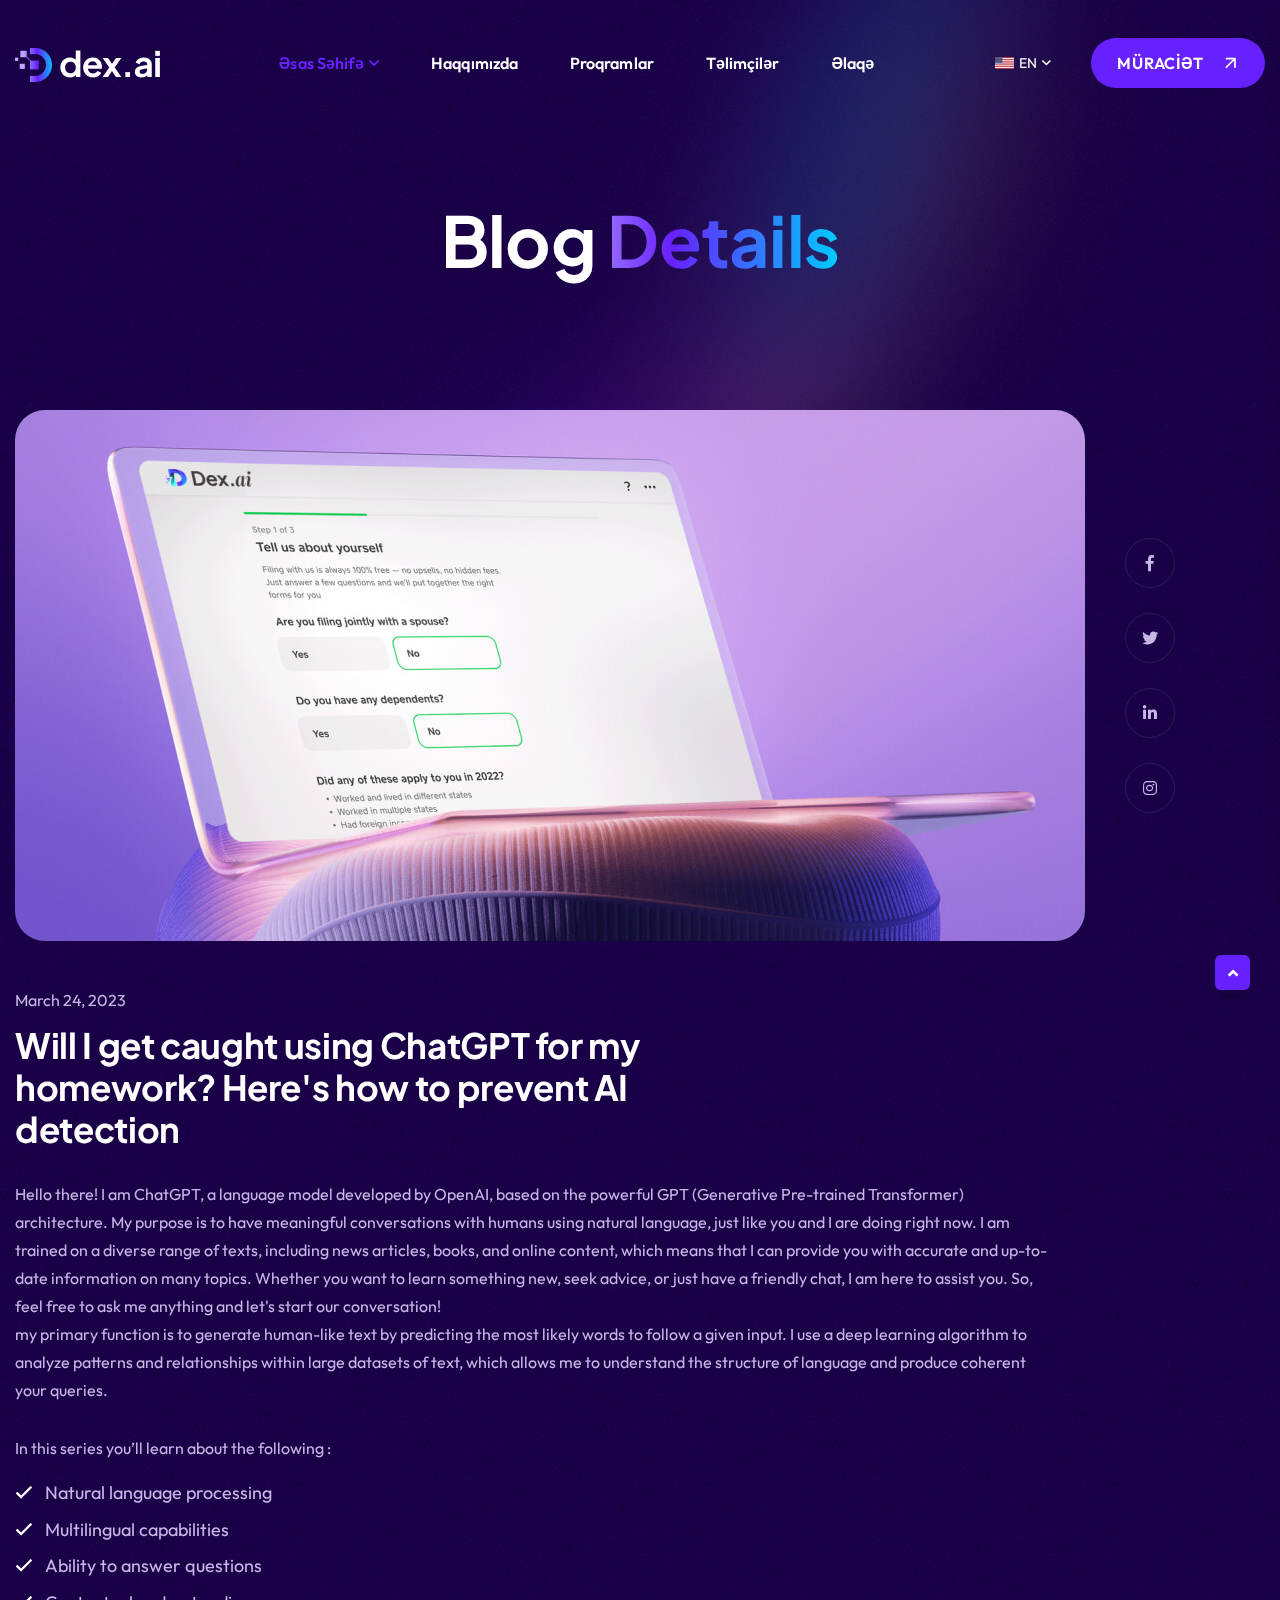
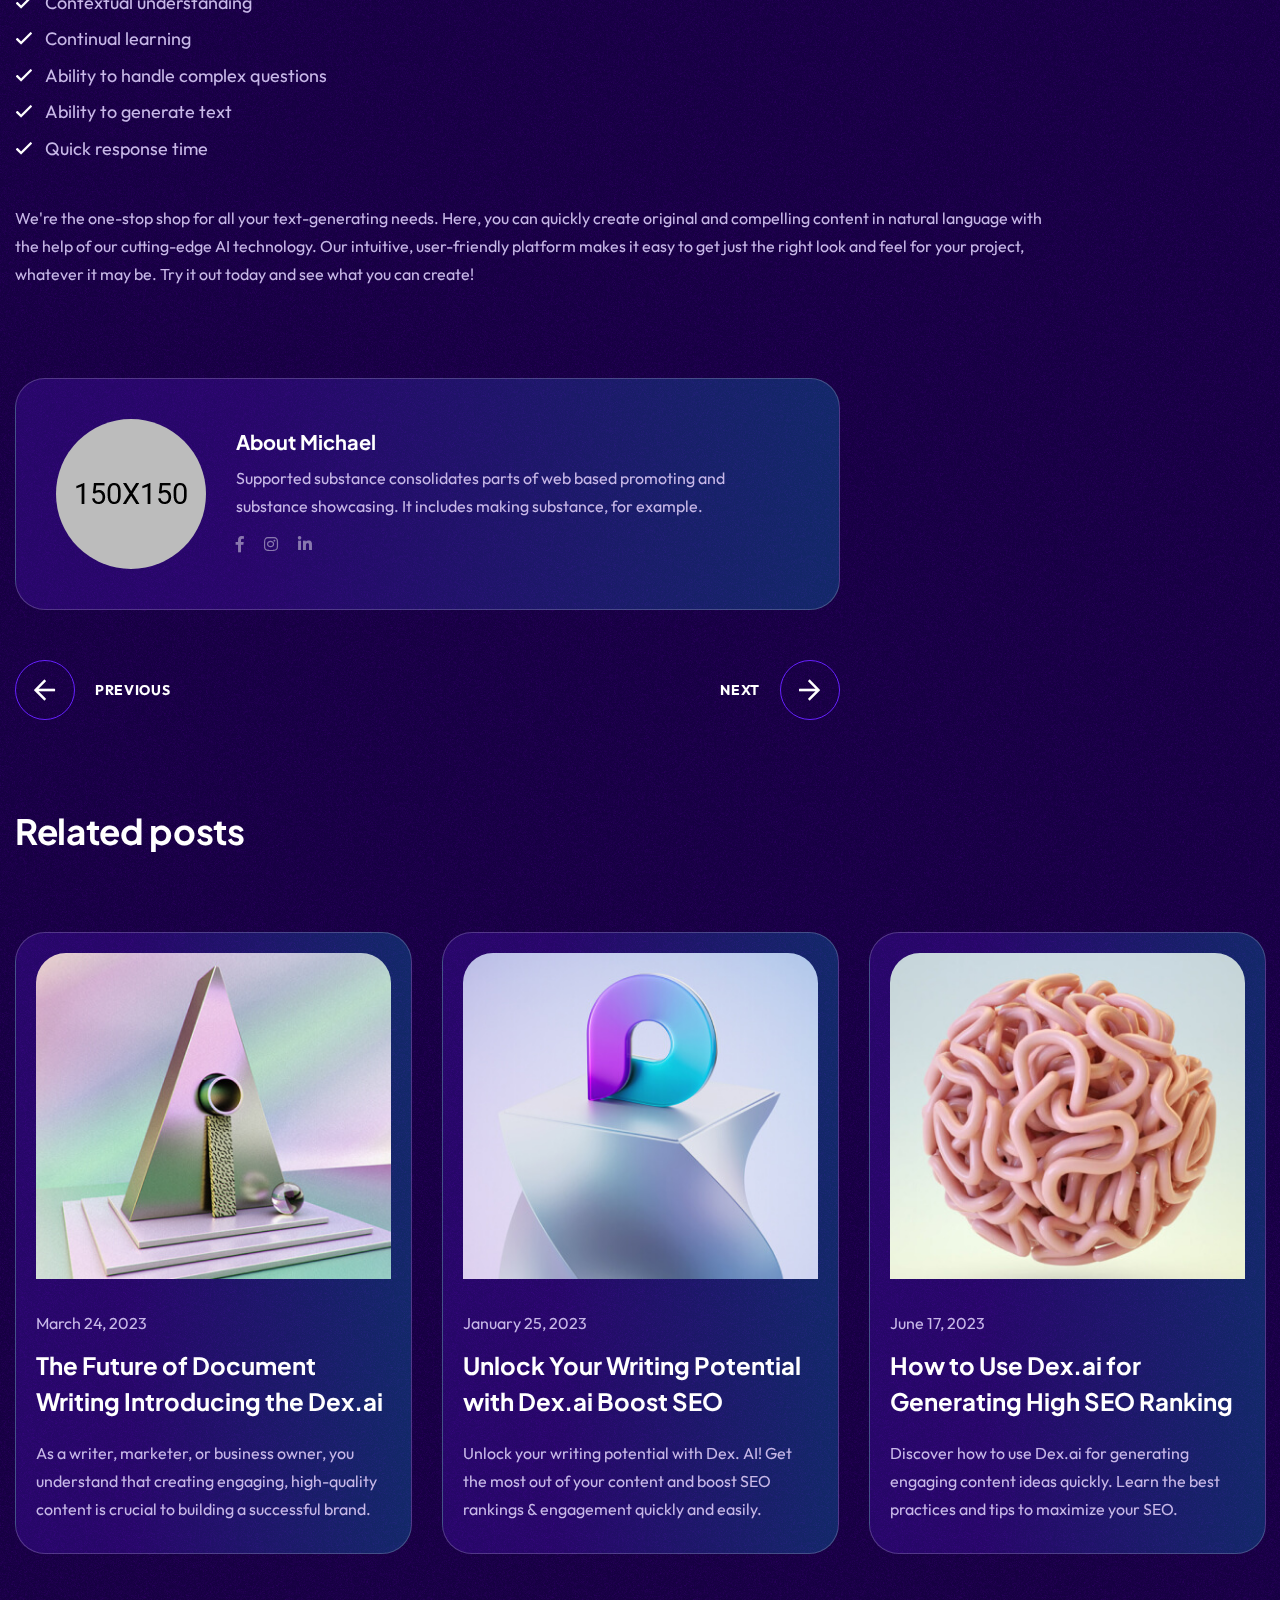
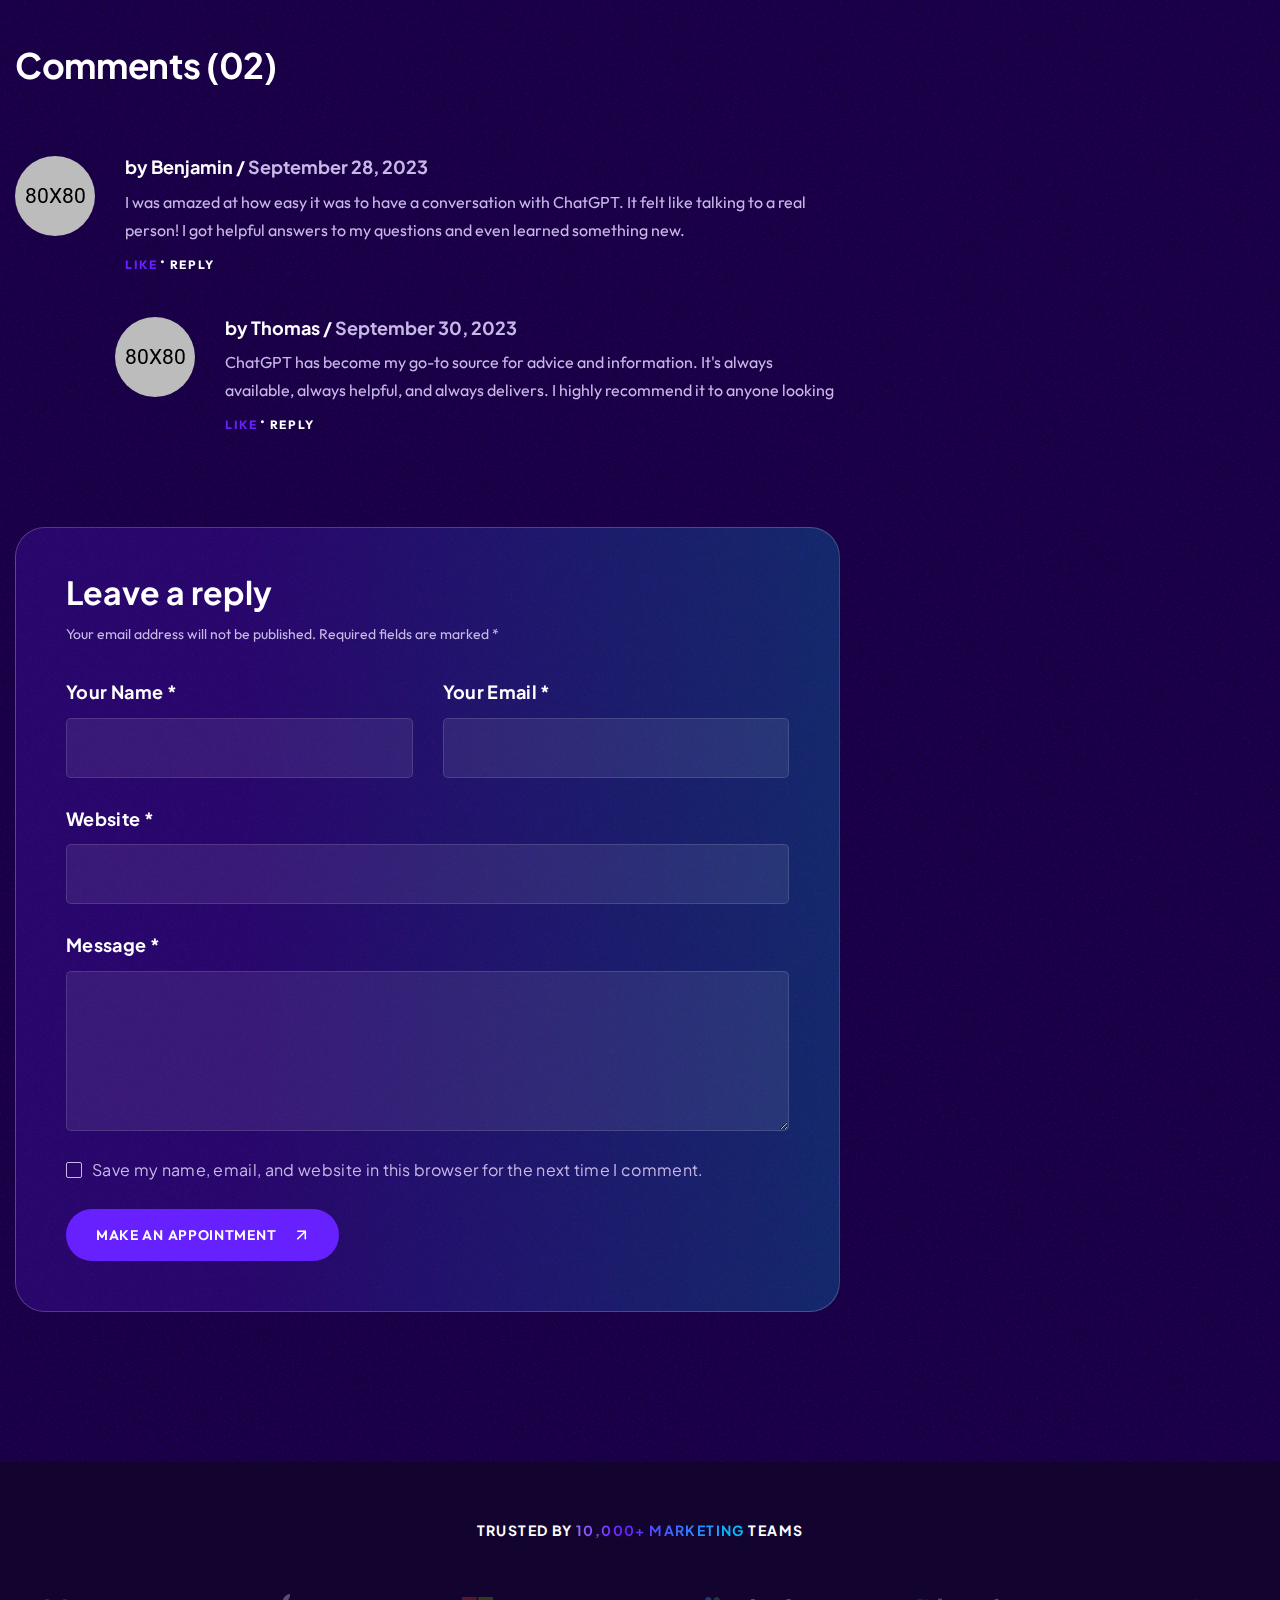
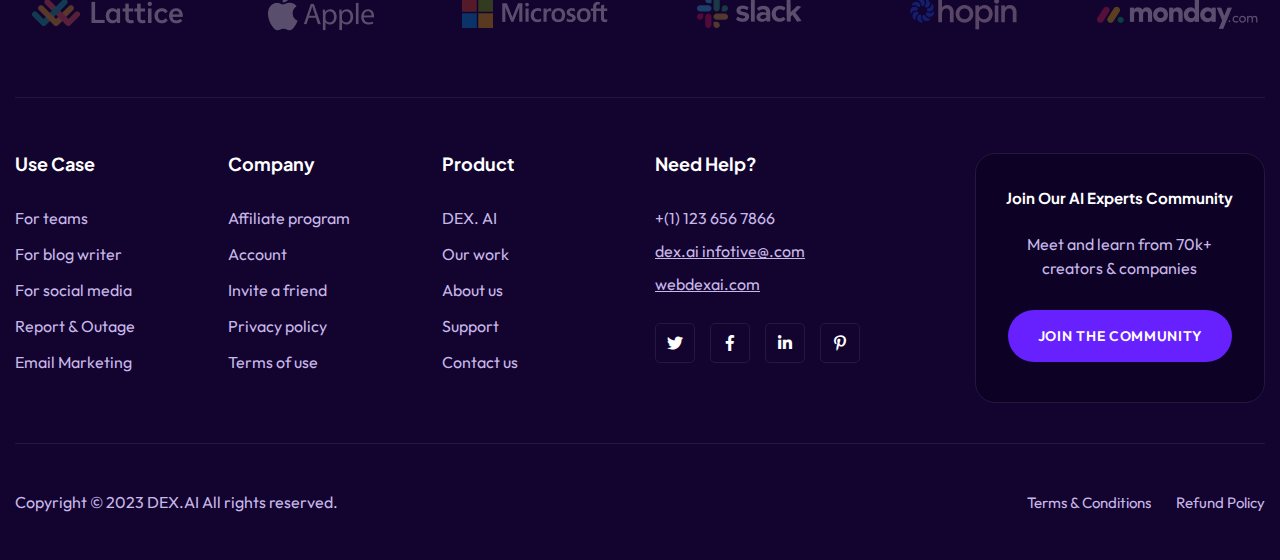
<file: bucard-academy-template/dexai/blog-details.html>
<!doctype html>
<html class="no-js" lang="en">
    <head>
        <meta charset="utf-8">
        <meta http-equiv="x-ua-compatible" content="ie=edge">
        <title>Dex.AI - AI Writer & Tech Startup Landing Page Template</title>
        <meta name="description" content="Dex.AI - AI Writer & Tech Startup Landing Page Template">
        <meta name="viewport" content="width=device-width, initial-scale=1">

		<link rel="shortcut icon" type="image/x-icon" href="assets/img/favicon.png">
        <!-- Place favicon.ico in the root directory -->

        <!-- CSS here -->
        <link rel="stylesheet" href="assets/css/bootstrap.min.css">
        <link rel="stylesheet" href="assets/css/animate.min.css">
        <link rel="stylesheet" href="assets/css/magnific-popup.css">
        <link rel="stylesheet" href="assets/css/fontawesome-all.min.css">
        <link rel="stylesheet" href="assets/css/odometer.css">
        <link rel="stylesheet" href="assets/css/slick.css">
        <link rel="stylesheet" href="assets/css/select2.min.css">
        <link rel="stylesheet" href="assets/css/animatedheadline.css">
        <link rel="stylesheet" href="assets/css/aos.css">
        <link rel="stylesheet" href="assets/css/default.css">
        <link rel="stylesheet" href="assets/css/style.css">
        <link rel="stylesheet" href="assets/css/responsive.css">
    </head>
    <body>

        <!-- Preloader -->
        <div id="preloader">
            <div class="spinner">
                <div class="rect1"></div>
                <div class="rect2"></div>
                <div class="rect3"></div>
                <div class="rect4"></div>
                <div class="rect5"></div>
            </div>
        </div>
        <!-- Preloader -->

		<!-- Scroll-top -->
        <button class="scroll-top scroll-to-target" data-target="html">
            <i class="fas fa-angle-up"></i>
        </button>
        <!-- Scroll-top-end-->

        <!-- header-area -->
        <header>
            <div id="sticky-header" class="menu-area transparent-header">
                <div class="container custom-container">
                    <div class="row">
                        <div class="col-12">
                            <div class="mobile-nav-toggler"><i class="fas fa-bars"></i></div>
                            <div class="menu-wrap">
                                <nav class="menu-nav">
                                    <div class="logo">
                                        <a href="index.html"><img src="assets/img/logo/logo.png" alt="Logo"></a>
                                    </div>
                                    <div class="navbar-wrap main-menu d-none d-lg-flex">
                                        <ul class="navigation">
                                            <li class="active menu-item-has-children tg-mega-menu-has-children"><a href="#">Əsas səhifə</a>
                                                <div class="tg-mega-menu-wrap black-bg">
                                                    <div class="row row-cols-1 row-cols-lg-4 row-cols-xl-4">
                                                        <div class="col">
                                                            <div class="mega-menu-item active">
                                                                <div class="mega-menu-thumb">
                                                                    <a href="index.html"><img src="assets/img/images/home_img01.jpg" alt=""></a>
                                                                </div>
                                                                <div class="mega-menu-content">
                                                                    <h4 class="title"><a href="index.html">01: Ai Content Writer</a></h4>
                                                                </div>
                                                            </div>
                                                        </div>
                                                        <div class="col">
                                                            <div class="mega-menu-item">
                                                                <div class="mega-menu-thumb">
                                                                    <a href="index-2.html"><img src="assets/img/images/home_img02.jpg" alt=""></a>
                                                                </div>
                                                                <div class="mega-menu-content">
                                                                    <h4 class="title"><a href="index-2.html">02: Text to Video Ai</a></h4>
                                                                </div>
                                                            </div>
                                                        </div>
                                                        <div class="col">
                                                            <div class="mega-menu-item">
                                                                <div class="mega-menu-thumb">
                                                                    <a href="index-3.html"><img src="assets/img/images/home_img03.jpg" alt=""></a>
                                                                </div>
                                                                <div class="mega-menu-content">
                                                                    <h4 class="title"><a href="index-3.html">03:Text to Speech Ai</a></h4>
                                                                </div>
                                                            </div>
                                                        </div>
                                                        <div class="col">
                                                            <div class="mega-menu-item">
                                                                <div class="mega-menu-thumb">
                                                                    <img src="assets/img/images/coming_soon.jpg" alt="">
                                                                </div>
                                                                <div class="mega-menu-content">
                                                                    <h4 class="title">04: Coming Soon</h4>
                                                                </div>
                                                            </div>
                                                        </div>
                                                    </div>
                                                </div>
                                            </li>
                                            <li><a href="about.html">Haqqımızda</a></li>
                                            <li class="menu-item"><a href="#">Proqramlar</a>
                                            </li>
                                            <li class="menu-item"><a href="#">Təlimçilər</a>
                                                
                                            </li>
                                            <li><a href="contact.html">Əlaqə</a></li>
                                        </ul>
                                    </div>
                                    <div class="header-action d-none d-md-block">
                                        <ul class="list-wrap">
                                            <li class="header-lang">
                                                <div class="dropdown">
                                                    <button class="dropdown-toggle" type="button" id="dropdownMenuButton1" data-bs-toggle="dropdown" aria-haspopup="true" aria-expanded="false">
                                                        <img src="assets/img/icon/united-states.jpg" alt="">EN
                                                    </button>
                                                    <div class="dropdown-menu" aria-labelledby="dropdownMenuButton1">
                                                        <a class="dropdown-item" href="index.html"><img src="assets/img/icon/Flag_of_Azerbaijan.svg" alt="">AZE</a>
                                                    </div>
                                                </div>
                                            </li>
                                            <li class="header-btn"><a href="login.html" class="btn">Müracİət</a></li>
                                        </ul>
                                    </div>
                                </nav>
                            </div>

                            <!-- Mobile Menu  -->
                            <div class="mobile-menu">
                                <nav class="menu-box">
                                    <div class="close-btn"><i class="fas fa-times"></i></div>
                                    <div class="nav-logo">
                                        <a href="index.html"><img src="assets/img/logo/logo.png" alt="Logo"></a>
                                    </div>
                                    <div class="menu-outer">
                                        <!--Here Menu Will Come Automatically Via Javascript / Same Menu as in Header-->
                                    </div>
                                    <div class="social-links">
                                        <ul class="clearfix list-wrap">
                                            <li><a href="#"><i class="fab fa-facebook-f"></i></a></li>
                                            <li><a href="#"><i class="fab fa-twitter"></i></a></li>
                                            <li><a href="#"><i class="fab fa-instagram"></i></a></li>
                                            <li><a href="#"><i class="fab fa-linkedin-in"></i></a></li>
                                            <li><a href="#"><i class="fab fa-youtube"></i></a></li>
                                        </ul>
                                    </div>
                                </nav>
                            </div>
                            <div class="menu-backdrop"></div>
                            <!-- End Mobile Menu -->

                        </div>
                    </div>
                </div>
            </div>
        </header>
        <!-- header-area-end -->

        <!-- main-area -->
        <main class="main-content">
            <div class="noise-bg" data-background="assets/img/bg/noise_bg.png"></div>
            <div class="main-shape" data-background="assets/img/images/main_shape.png"></div>

            <!-- breadcrumb-area -->
            <section class="breadcrumb-area">
                <div class="container">
                    <div class="row">
                        <div class="col-12">
                            <div class="breadcrumb-content">
                                <h2 class="title">Blog <span>Details</span></h2>
                            </div>
                        </div>
                    </div>
                </div>
            </section>
            <!-- breadcrumb-area-end -->

            <!-- blog-details-area -->
            <section class="blog-details-area pb-150">
                <div class="container">
                    <div class="row">
                        <div class="col-lg-12">
                            <div class="blog-details-wrap">
                                <div class="blog-details-thumb">
                                    <img src="assets/img/blog/blog_details_img.jpg" alt="">
                                    <div class="blog-details-social">
                                        <ul class="list-wrap">
                                            <li><a href="#"><i class="fab fa-facebook-f"></i></a></li>
                                            <li><a href="#"><i class="fab fa-twitter"></i></a></li>
                                            <li><a href="#"><i class="fab fa-linkedin-in"></i></a></li>
                                            <li><a href="#"><i class="fab fa-instagram"></i></a></li>
                                        </ul>
                                    </div>
                                </div>
                                <div class="blog-details-content">
                                    <span class="date">March 24, 2023</span>
                                    <h2 class="title">Will I get caught using ChatGPT for my homework? Here's how to prevent AI detection</h2>
                                    <p class="info-one">Hello there! I am ChatGPT, a language model developed by OpenAI, based on the powerful GPT (Generative Pre-trained Transformer) architecture. My purpose is to have meaningful conversations with humans using natural language, just like you and I are doing right now. I am trained on a diverse range of texts, including news articles, books, and online content, which means that I can provide you with accurate and up-to-date information on many topics. Whether you want to learn something new, seek advice, or just have a friendly chat, I am here to assist you. So, feel free to ask me anything and let's start our conversation!</p>
                                    <p class="info-two">my primary function is to generate human-like text by predicting the most likely words to follow a given input. I use a deep learning algorithm to analyze patterns and relationships within large datasets of text, which allows me to understand the structure of language and produce coherent your queries.</p>
                                    <span class="list-title">In this series you’ll learn about the following :</span>
                                    <ul class="list-wrap">
                                        <li><i class="far fa-check"></i>Natural language processing</li>
                                        <li><i class="far fa-check"></i>Multilingual capabilities</li>
                                        <li><i class="far fa-check"></i>Ability to answer questions</li>
                                        <li><i class="far fa-check"></i>Contextual understanding</li>
                                        <li><i class="far fa-check"></i>Continual learning</li>
                                        <li><i class="far fa-check"></i>Ability to handle complex questions</li>
                                        <li><i class="far fa-check"></i>Ability to generate text</li>
                                        <li><i class="far fa-check"></i>Quick response time</li>
                                    </ul>
                                    <p class="info-three">We're the one-stop shop for all your text-generating needs. Here, you can quickly create original and compelling content in natural language with the help of our cutting-edge AI technology. Our intuitive, user-friendly platform makes it easy to get just the right look and feel for your project, whatever it may be. Try it out today and see what you can create!</p>
                                </div>
                            </div>
                            <div class="blog-avatar-wrap">
                                <div class="blog-post-avatar-img">
                                    <img src="assets/img/blog/avatar_img.png" alt="img">
                                </div>
                                <div class="blog-avatar-info">
                                    <h4 class="name">About Michael</h4>
                                    <p>Supported substance consolidates parts of web based promoting and substance showcasing. It includes making substance, for example.</p>
                                    <div class="avatar-social">
                                        <ul class="list-wrap">
                                            <li><a href="#"><i class="fab fa-facebook-f"></i></a></li>
                                            <li><a href="#"><i class="fab fa-instagram"></i></a></li>
                                            <li><a href="#"><i class="fab fa-linkedin-in"></i></a></li>
                                        </ul>
                                    </div>
                                </div>
                            </div>
                            <div class="blog-pev-next-wrap blog-details-pev-next">
                                <ul class="list-wrap">
                                    <li>
                                        <a href="blog.html"><i class="far fa-arrow-left"></i>Previous</a>
                                    </li>
                                    <li class="next-post">
                                        <a href="blog.html"><i class="far fa-arrow-right"></i>Next</a>
                                    </li>
                                </ul>
                            </div>
                            <div class="related-post-wrap">
                                <h2 class="title">Related posts</h2>
                                <div class="row related-post-active">
                                    <div class="col-lg-4">
                                        <div class="blog-grid-item">
                                            <div class="blog-grid-thumb">
                                                <a href="blog-details.html"><img src="assets/img/blog/blog_img02.jpg" alt=""></a>
                                            </div>
                                            <div class="blog-grid-content">
                                                <span class="date">March 24, 2023</span>
                                                <h2 class="title"><a href="blog-details.html">The Future of Document Writing Introducing the Dex.ai</a></h2>
                                                <p>As a writer, marketer, or business owner, you understand that creating engaging, high-quality content is crucial to building a successful brand.</p>
                                            </div>
                                        </div>
                                    </div>
                                    <div class="col-lg-4">
                                        <div class="blog-grid-item">
                                            <div class="blog-grid-thumb">
                                                <a href="blog-details.html"><img src="assets/img/blog/blog_img03.jpg" alt=""></a>
                                            </div>
                                            <div class="blog-grid-content">
                                                <span class="date">January 25, 2023</span>
                                                <h2 class="title"><a href="blog-details.html">Unlock Your Writing Potential with Dex.ai Boost SEO</a></h2>
                                                <p>Unlock your writing potential with Dex. AI! Get the most out of your content and boost SEO rankings & engagement quickly and easily.</p>
                                            </div>
                                        </div>
                                    </div>
                                    <div class="col-lg-4">
                                        <div class="blog-grid-item">
                                            <div class="blog-grid-thumb">
                                                <a href="blog-details.html"><img src="assets/img/blog/blog_img04.jpg" alt=""></a>
                                            </div>
                                            <div class="blog-grid-content">
                                                <span class="date">June 17, 2023</span>
                                                <h2 class="title"><a href="blog-details.html">How to Use Dex.ai for Generating High SEO Ranking</a></h2>
                                                <p>Discover how to use Dex.ai for generating engaging content ideas quickly. Learn the best practices and tips to maximize your SEO.</p>
                                            </div>
                                        </div>
                                    </div>
                                    <div class="col-lg-4">
                                        <div class="blog-grid-item">
                                            <div class="blog-grid-thumb">
                                                <a href="blog-details.html"><img src="assets/img/blog/blog_img05.jpg" alt=""></a>
                                            </div>
                                            <div class="blog-grid-content">
                                                <span class="date">August 31, 2023</span>
                                                <h2 class="title"><a href="blog-details.html">How to Generate Engaging Content Ideas Quickly with</a></h2>
                                                <p>Learn how to use Dex.ai and generate engaging content ideas quickly. Increase your SEO rankings and get more readers.</p>
                                            </div>
                                        </div>
                                    </div>
                                </div>
                            </div>
                            <div class="comments-wrap">
                                <h4 class="comments-wrap-title">Comments (02)</h4>
                                <div class="latest-comments">
                                    <ul class="list-wrap">
                                        <li>
                                            <div class="comments-box">
                                                <div class="comments-avatar">
                                                    <img src="assets/img/blog/comment_avatar01.png" alt="">
                                                </div>
                                                <div class="comments-text">
                                                    <div class="avatar-name">
                                                        <h6 class="name">
                                                            by Benjamin / <span class="date">September 28, 2023</span>
                                                        </h6>
                                                    </div>
                                                    <p>I was amazed at how easy it was to have a conversation with ChatGPT. It felt like talking to a real person! I got helpful answers to my questions and even learned something new.</p>
                                                    <ul class="list-wrap">
                                                        <li class="like"><a href="#">like</a></li>
                                                        <li class="reply"><a href="#">reply</a></li>
                                                    </ul>
                                                </div>
                                            </div>
                                            <ul class="list-wrap children">
                                                <li>
                                                    <div class="comments-box">
                                                        <div class="comments-avatar">
                                                            <img src="assets/img/blog/comment_avatar02.png" alt="">
                                                        </div>
                                                        <div class="comments-text">
                                                            <div class="avatar-name">
                                                                <h6 class="name">
                                                                    by Thomas / <span class="date">September 30, 2023</span>
                                                                </h6>
                                                            </div>
                                                            <p>ChatGPT has become my go-to source for advice and information. It's always available, always helpful, and always delivers. I highly recommend it to anyone looking</p>
                                                            <ul class="list-wrap">
                                                                <li class="like"><a href="#">like</a></li>
                                                                <li class="reply"><a href="#">reply</a></li>
                                                            </ul>
                                                        </div>
                                                    </div>
                                                </li>
                                            </ul>
                                        </li>
                                    </ul>
                                </div>
                            </div>
                            <div class="comment-respond">
                                <h3 class="comment-reply-title">Leave a reply</h3>
                                <span>Your email address will not be published. Required fields are marked *</span>
                                <form class="comment-form" action="#">
                                    <div class="row">
                                        <div class="col-md-6">
                                            <div class="form-grp">
                                                <label for="name">Your Name *</label>
                                                <input type="text" id="name">
                                            </div>
                                        </div>
                                        <div class="col-md-6">
                                            <div class="form-grp">
                                                <label for="email">Your Email *</label>
                                                <input type="email" id="email">
                                            </div>
                                        </div>
                                        <div class="col-md-12">
                                            <div class="form-grp">
                                                <label for="website">Website *</label>
                                                <input type="url" id="website">
                                            </div>
                                        </div>
                                    </div>
                                    <div class="form-grp">
                                        <label for="message">Message *</label>
                                        <textarea name="message" id="message"></textarea>
                                    </div>
                                    <div class="form-grp checkbox-grp">
                                        <input type="checkbox" id="checkbox" class="form-check-input">
                                        <label for="checkbox">Save my name, email, and website in this browser for the next time I comment.</label>
                                    </div>
                                    <button type="submit" class="btn">make an appointment</button>
                                </form>
                            </div>
                        </div>
                    </div>
                </div>
            </section>
            <!-- blog-details-area-end -->

        </main>
        <!-- main-area-end -->

        <!-- footer-area -->
        <footer>
            <div class="footer-area">
                <div class="container">

                    <!-- brand-area -->
                    <div class="brand-area">
                        <div class="brand-wrap">
                            <h6 class="title">Trusted by <span>10,000+ marketing</span> teams</h6>
                            <div class="row brand-active">
                                <div class="col">
                                    <div class="brand-item">
                                        <img src="assets/img/brand/brand_img01.png" alt="">
                                    </div>
                                </div>
                                <div class="col">
                                    <div class="brand-item">
                                        <img src="assets/img/brand/brand_img02.png" alt="">
                                    </div>
                                </div>
                                <div class="col">
                                    <div class="brand-item">
                                        <img src="assets/img/brand/brand_img03.png" alt="">
                                    </div>
                                </div>
                                <div class="col">
                                    <div class="brand-item">
                                        <img src="assets/img/brand/brand_img04.png" alt="">
                                    </div>
                                </div>
                                <div class="col">
                                    <div class="brand-item">
                                        <img src="assets/img/brand/brand_img05.png" alt="">
                                    </div>
                                </div>
                                <div class="col">
                                    <div class="brand-item">
                                        <img src="assets/img/brand/brand_img06.png" alt="">
                                    </div>
                                </div>
                            </div>
                        </div>
                    </div>
                    <!-- brand-area-end -->

                    <div class="footer-top">
                        <div class="row">
                            <div class="col-xl-2 col-lg-3 col-md-4 col-sm-6">
                                <div class="footer-widget">
                                    <h4 class="fw-title">Use Case</h4>
                                    <div class="footer-link">
                                        <ul class="list-wrap">
                                            <li><a href="contact.html">For teams</a></li>
                                            <li><a href="contact.html">For blog writer</a></li>
                                            <li><a href="contact.html">For social media</a></li>
                                            <li><a href="contact.html">Report & Outage</a></li>
                                            <li><a href="contact.html">Email Marketing</a></li>
                                        </ul>
                                    </div>
                                </div>
                            </div>
                            <div class="col-xl-2 col-lg-3 col-md-4 col-sm-6">
                                <div class="footer-widget">
                                    <h4 class="fw-title">company</h4>
                                    <div class="footer-link">
                                        <ul class="list-wrap">
                                            <li><a href="contact.html">Affiliate program</a></li>
                                            <li><a href="login.html">Account</a></li>
                                            <li><a href="contact.html">Invite a friend</a></li>
                                            <li><a href="contact.html">Privacy policy</a></li>
                                            <li><a href="contact.html">Terms of use</a></li>
                                        </ul>
                                    </div>
                                </div>
                            </div>
                            <div class="col-xl-2 col-lg-3 col-md-4 col-sm-6">
                                <div class="footer-widget">
                                    <h4 class="fw-title">Product</h4>
                                    <div class="footer-link">
                                        <ul class="list-wrap">
                                            <li><a href="index.html">DEX. AI</a></li>
                                            <li><a href="work.html">Our work</a></li>
                                            <li><a href="about.html">About us</a></li>
                                            <li><a href="help.html">Support</a></li>
                                            <li><a href="contact.html">Contact us</a></li>
                                        </ul>
                                    </div>
                                </div>
                            </div>
                            <div class="col-xl-3 col-lg-3 col-md-6 col-sm-6">
                                <div class="footer-widget">
                                    <h4 class="fw-title">Need help?</h4>
                                    <div class="footer-contact">
                                        <a href="tel:0123456789" class="phone">+(1) 123 656 7866</a>
                                        <a href="mailto:dex.aiinfotive@.com" class="email">dex.ai infotive@.com</a>
                                        <a href="mailto:dex.aiinfotive@.com" class="email">webdexai.com</a>
                                    </div>
                                    <div class="footer-social">
                                        <ul class="list-wrap">
                                            <li><a href="#"><i class="fab fa-twitter"></i></a></li>
                                            <li><a href="#"><i class="fab fa-facebook-f"></i></a></li>
                                            <li><a href="#"><i class="fab fa-linkedin-in"></i></a></li>
                                            <li><a href="#"><i class="fab fa-pinterest-p"></i></a></li>
                                        </ul>
                                    </div>
                                </div>
                            </div>
                            <div class="col-xl-3 col-lg-4 col-md-6">
                                <div class="footer-widget">
                                    <div class="footer-newsletter">
                                        <h6 class="title">Join our AI experts community</h6>
                                        <p>Meet and learn from 70k+ creators & companies</p>
                                        <a href="contact.html" class="btn btn-two">join the community</a>
                                    </div>
                                </div>
                            </div>
                        </div>
                    </div>
                    <div class="footer-bottom">
                        <div class="row align-items-center">
                            <div class="col-lg-8">
                                <div class="copyright-text">
                                    <p>Copyright © 2023 DEX.AI All rights reserved.</p>
                                </div>
                            </div>
                            <div class="col-lg-4">
                                <div class="footer-menu">
                                    <ul class="list-wrap">
                                        <li><a href="contact.html">Terms & Conditions</a></li>
                                        <li><a href="contact.html">Refund Policy</a></li>
                                    </ul>
                                </div>
                            </div>
                        </div>
                    </div>
                </div>
            </div>
        </footer>
        <!-- footer-area-end -->



        <!-- JS here -->
        <script src="assets/js/vendor/jquery-3.6.0.min.js"></script>
        <script src="assets/js/bootstrap.min.js"></script>
        <script src="assets/js/imagesloaded.pkgd.min.js"></script>
        <script src="assets/js/jquery.magnific-popup.min.js"></script>
        <script src="assets/js/jquery.odometer.min.js"></script>
        <script src="assets/js/jquery.appear.js"></script>
        <script src="assets/js/gsap.js"></script>
        <script src="assets/js/ScrollTrigger.js"></script>
        <script src="assets/js/ScrollToPlugin.min.js"></script>
        <script src="assets/js/SplitText.js"></script>
        <script src="assets/js/gsap-animation.js"></script>
        <script src="assets/js/select2.min.js"></script>
        <script src="assets/js/slick.min.js"></script>
        <script src="assets/js/animatedheadline.min.js"></script>
        <script src="assets/js/aos.js"></script>
        <script src="assets/js/ajax-form.js"></script>
        <script src="assets/js/wow.min.js"></script>
        <script src="assets/js/main.js"></script>
    </body>
</html>
</file>
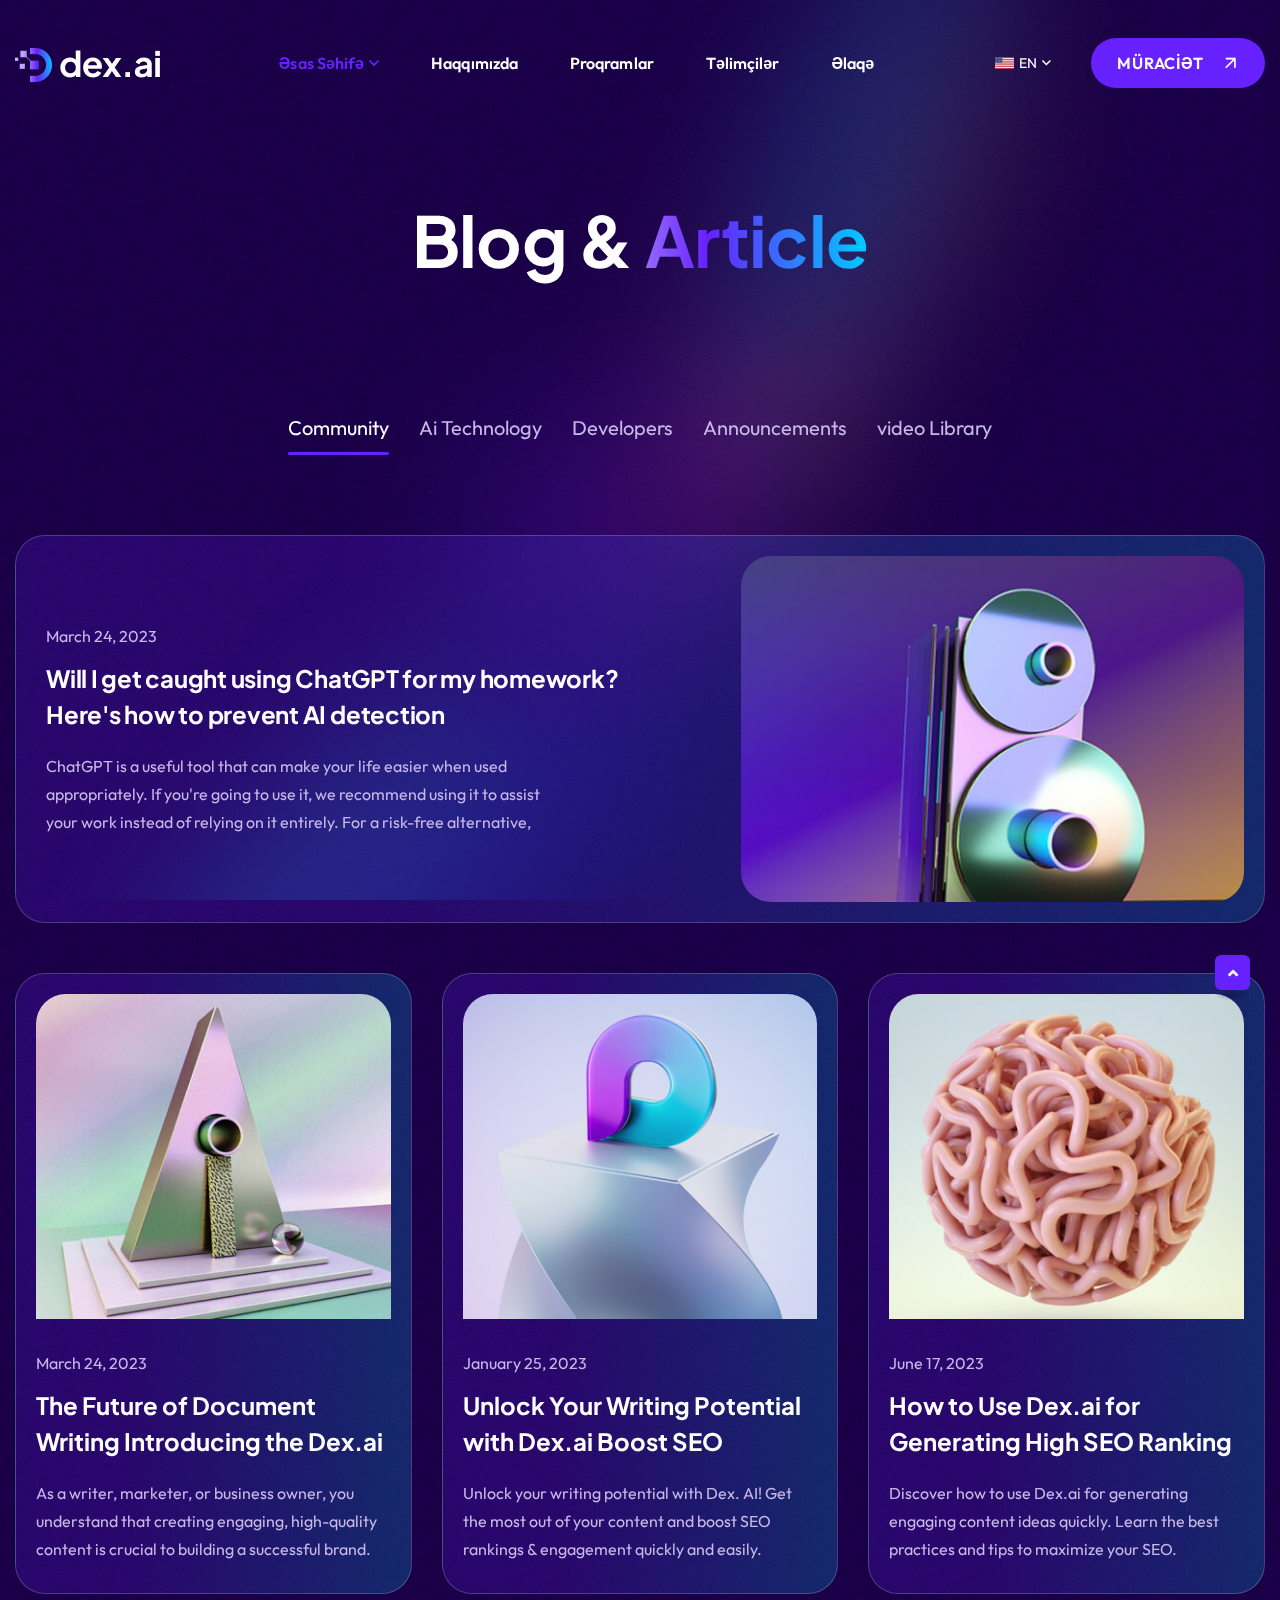
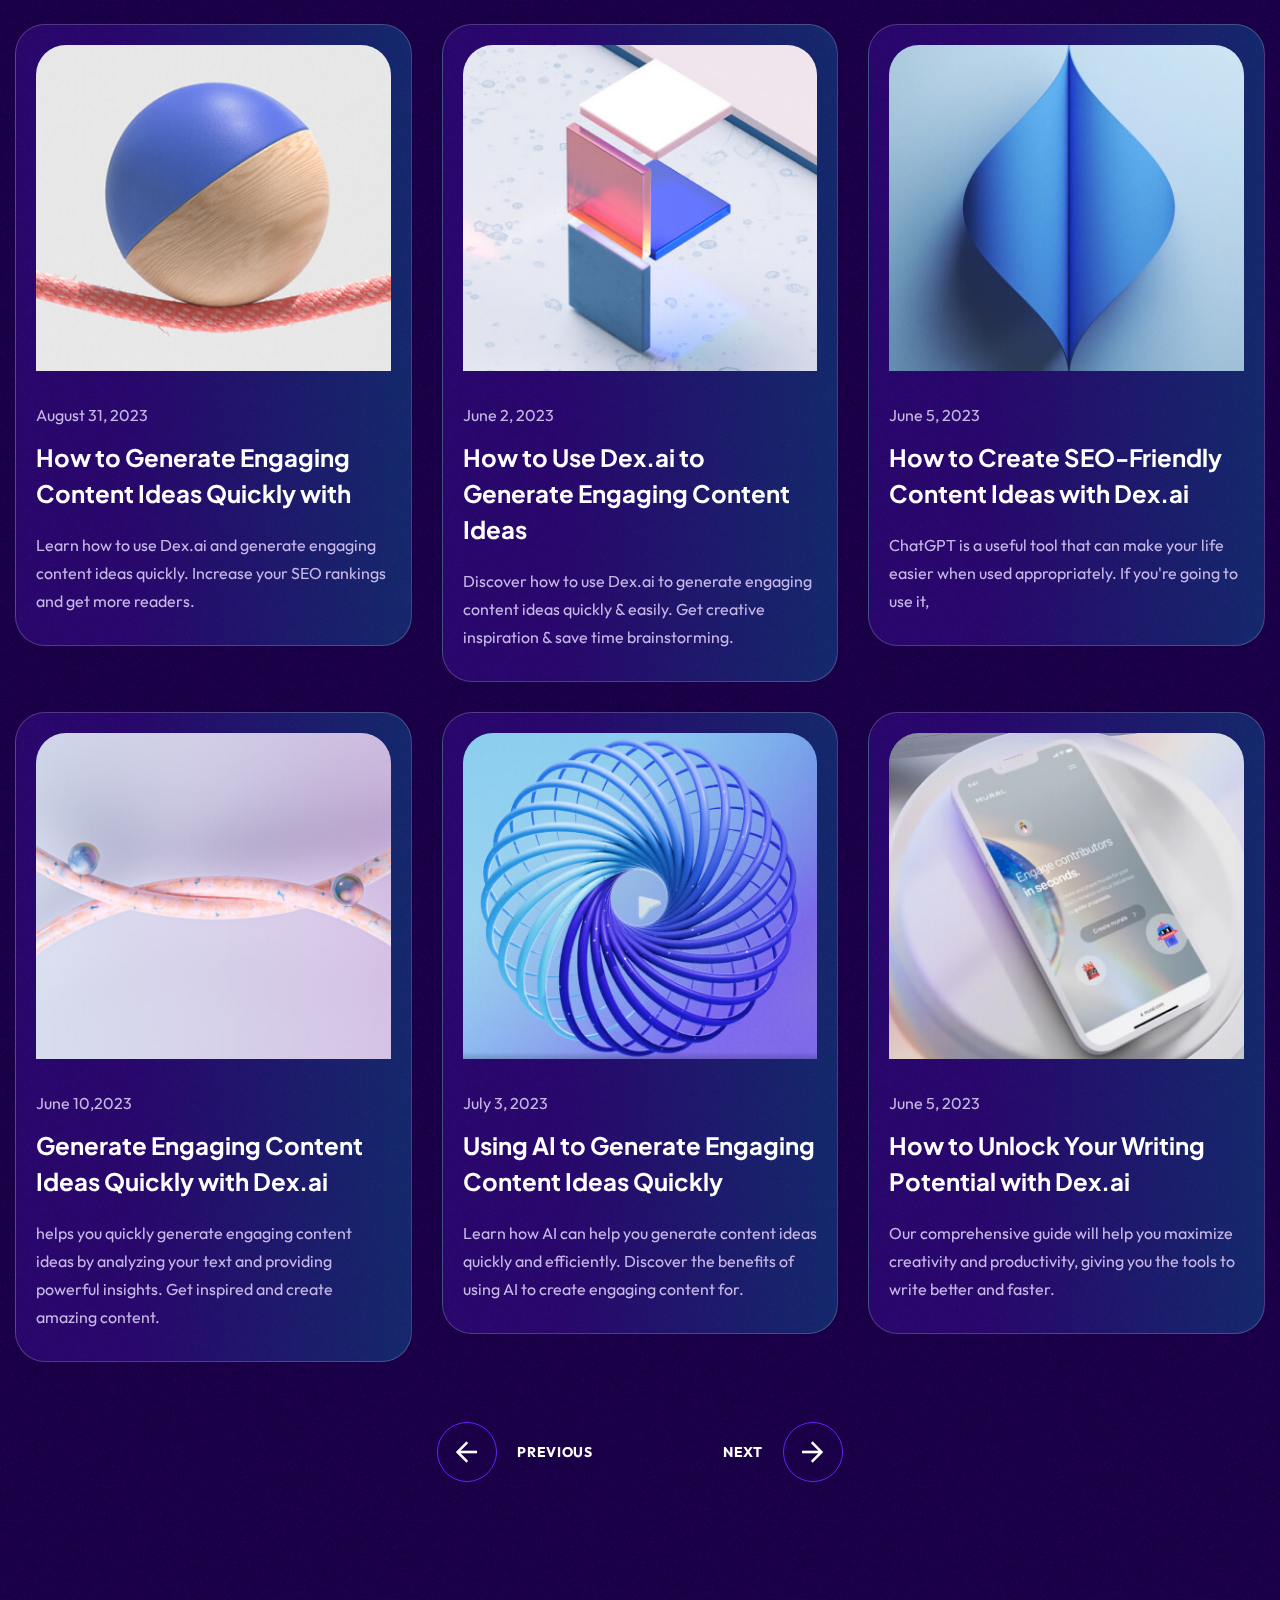
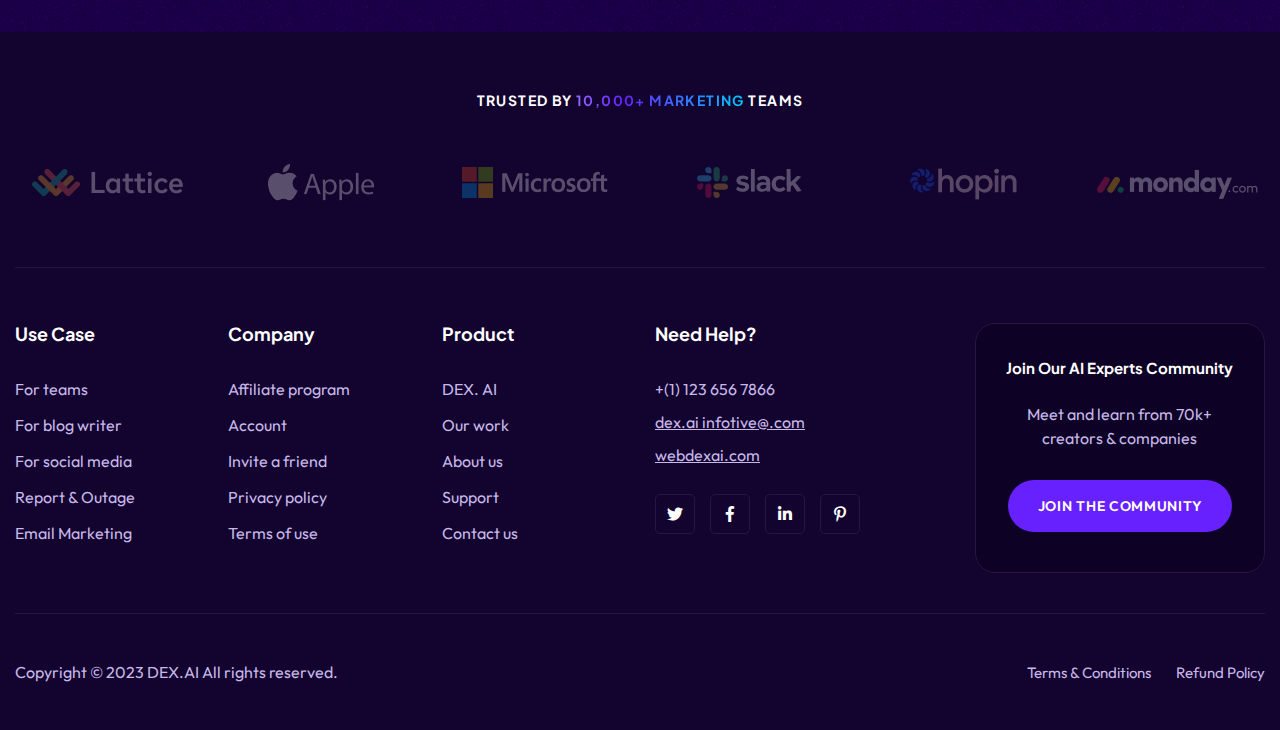
<file: bucard-academy-template/dexai/blog.html>
<!doctype html>
<html class="no-js" lang="en">
    <head>
        <meta charset="utf-8">
        <meta http-equiv="x-ua-compatible" content="ie=edge">
        <title>Dex.AI - AI Writer & Tech Startup Landing Page Template</title>
        <meta name="description" content="Dex.AI - AI Writer & Tech Startup Landing Page Template">
        <meta name="viewport" content="width=device-width, initial-scale=1">

		<link rel="shortcut icon" type="image/x-icon" href="assets/img/favicon.png">
        <!-- Place favicon.ico in the root directory -->

        <!-- CSS here -->
        <link rel="stylesheet" href="assets/css/bootstrap.min.css">
        <link rel="stylesheet" href="assets/css/animate.min.css">
        <link rel="stylesheet" href="assets/css/magnific-popup.css">
        <link rel="stylesheet" href="assets/css/fontawesome-all.min.css">
        <link rel="stylesheet" href="assets/css/odometer.css">
        <link rel="stylesheet" href="assets/css/slick.css">
        <link rel="stylesheet" href="assets/css/select2.min.css">
        <link rel="stylesheet" href="assets/css/animatedheadline.css">
        <link rel="stylesheet" href="assets/css/aos.css">
        <link rel="stylesheet" href="assets/css/default.css">
        <link rel="stylesheet" href="assets/css/style.css">
        <link rel="stylesheet" href="assets/css/responsive.css">
    </head>
    <body>

        <!-- Preloader -->
        <div id="preloader">
            <div class="spinner">
                <div class="rect1"></div>
                <div class="rect2"></div>
                <div class="rect3"></div>
                <div class="rect4"></div>
                <div class="rect5"></div>
            </div>
        </div>
        <!-- Preloader -->

		<!-- Scroll-top -->
        <button class="scroll-top scroll-to-target" data-target="html">
            <i class="fas fa-angle-up"></i>
        </button>
        <!-- Scroll-top-end-->

        <!-- header-area -->
        <header>
            <div id="sticky-header" class="menu-area transparent-header">
                <div class="container custom-container">
                    <div class="row">
                        <div class="col-12">
                            <div class="mobile-nav-toggler"><i class="fas fa-bars"></i></div>
                            <div class="menu-wrap">
                                <nav class="menu-nav">
                                    <div class="logo">
                                        <a href="index.html"><img src="assets/img/logo/logo.png" alt="Logo"></a>
                                    </div>
                                    <div class="navbar-wrap main-menu d-none d-lg-flex">
                                        <ul class="navigation">
                                            <li class="active menu-item-has-children tg-mega-menu-has-children"><a href="#">Əsas səhifə</a>
                                                <div class="tg-mega-menu-wrap black-bg">
                                                    <div class="row row-cols-1 row-cols-lg-4 row-cols-xl-4">
                                                        <div class="col">
                                                            <div class="mega-menu-item active">
                                                                <div class="mega-menu-thumb">
                                                                    <a href="index.html"><img src="assets/img/images/home_img01.jpg" alt=""></a>
                                                                </div>
                                                                <div class="mega-menu-content">
                                                                    <h4 class="title"><a href="index.html">01: Ai Content Writer</a></h4>
                                                                </div>
                                                            </div>
                                                        </div>
                                                        <div class="col">
                                                            <div class="mega-menu-item">
                                                                <div class="mega-menu-thumb">
                                                                    <a href="index-2.html"><img src="assets/img/images/home_img02.jpg" alt=""></a>
                                                                </div>
                                                                <div class="mega-menu-content">
                                                                    <h4 class="title"><a href="index-2.html">02: Text to Video Ai</a></h4>
                                                                </div>
                                                            </div>
                                                        </div>
                                                        <div class="col">
                                                            <div class="mega-menu-item">
                                                                <div class="mega-menu-thumb">
                                                                    <a href="index-3.html"><img src="assets/img/images/home_img03.jpg" alt=""></a>
                                                                </div>
                                                                <div class="mega-menu-content">
                                                                    <h4 class="title"><a href="index-3.html">03:Text to Speech Ai</a></h4>
                                                                </div>
                                                            </div>
                                                        </div>
                                                        <div class="col">
                                                            <div class="mega-menu-item">
                                                                <div class="mega-menu-thumb">
                                                                    <img src="assets/img/images/coming_soon.jpg" alt="">
                                                                </div>
                                                                <div class="mega-menu-content">
                                                                    <h4 class="title">04: Coming Soon</h4>
                                                                </div>
                                                            </div>
                                                        </div>
                                                    </div>
                                                </div>
                                            </li>
                                            <li><a href="about.html">Haqqımızda</a></li>
                                            <li class="menu-item"><a href="#">Proqramlar</a>
                                            </li>
                                            <li class="menu-item"><a href="#">Təlimçilər</a>
                                                
                                            </li>
                                            <li><a href="contact.html">Əlaqə</a></li>
                                        </ul>
                                    </div>
                                    <div class="header-action d-none d-md-block">
                                        <ul class="list-wrap">
                                            <li class="header-lang">
                                                <div class="dropdown">
                                                    <button class="dropdown-toggle" type="button" id="dropdownMenuButton1" data-bs-toggle="dropdown" aria-haspopup="true" aria-expanded="false">
                                                        <img src="assets/img/icon/united-states.jpg" alt="">EN
                                                    </button>
                                                    <div class="dropdown-menu" aria-labelledby="dropdownMenuButton1">
                                                        <a class="dropdown-item" href="index.html"><img src="assets/img/icon/Flag_of_Azerbaijan.svg" alt="">AZE</a>
                                                    </div>
                                                </div>
                                            </li>
                                            <li class="header-btn"><a href="login.html" class="btn">Müracİət</a></li>
                                        </ul>
                                    </div>
                                </nav>
                            </div>

                            <!-- Mobile Menu  -->
                            <div class="mobile-menu">
                                <nav class="menu-box">
                                    <div class="close-btn"><i class="fas fa-times"></i></div>
                                    <div class="nav-logo">
                                        <a href="index.html"><img src="assets/img/logo/logo.png" alt="Logo"></a>
                                    </div>
                                    <div class="menu-outer">
                                        <!--Here Menu Will Come Automatically Via Javascript / Same Menu as in Header-->
                                    </div>
                                    <div class="social-links">
                                        <ul class="clearfix list-wrap">
                                            <li><a href="#"><i class="fab fa-facebook-f"></i></a></li>
                                            <li><a href="#"><i class="fab fa-twitter"></i></a></li>
                                            <li><a href="#"><i class="fab fa-instagram"></i></a></li>
                                            <li><a href="#"><i class="fab fa-linkedin-in"></i></a></li>
                                            <li><a href="#"><i class="fab fa-youtube"></i></a></li>
                                        </ul>
                                    </div>
                                </nav>
                            </div>
                            <div class="menu-backdrop"></div>
                            <!-- End Mobile Menu -->

                        </div>
                    </div>
                </div>
            </div>
        </header>
        <!-- header-area-end -->

        <!-- main-area -->
        <main class="main-content">
            <div class="noise-bg" data-background="assets/img/bg/noise_bg.png"></div>
            <div class="main-shape" data-background="assets/img/images/main_shape.png"></div>

            <!-- breadcrumb-area -->
            <section class="breadcrumb-area">
                <div class="container">
                    <div class="row">
                        <div class="col-12">
                            <div class="breadcrumb-content">
                                <h2 class="title">Blog & <span>Article</span></h2>
                            </div>
                        </div>
                    </div>
                </div>
            </section>
            <!-- breadcrumb-area-end -->

            <!-- blog-area -->
            <section class="blog-area pb-150">
                <div class="container">
                    <div class="row">
                        <div class="col-lg-12">
                            <div class="blog-tav-wrap">
                                <ul class="nav nav-tabs" id="myTab" role="tablist">
                                    <li class="nav-item" role="presentation">
                                        <button class="nav-link active" id="community-tab" data-bs-toggle="tab" data-bs-target="#community-tab-pane" type="button"  role="tab" aria-controls="community-tab-pane" aria-selected="true">Community</button>
                                    </li>
                                    <li class="nav-item" role="presentation">
                                        <button class="nav-link" id="technology-tab" data-bs-toggle="tab" data-bs-target="#technology-tab-pane" type="button" role="tab" aria-controls="technology-tab-pane" aria-selected="false">Ai Technology</button>
                                    </li>
                                    <li class="nav-item" role="presentation">
                                        <button class="nav-link" id="developers-tab" data-bs-toggle="tab" data-bs-target="#developers-tab-pane" type="button" role="tab" aria-controls="developers-tab-pane" aria-selected="false">Developers</button>
                                    </li>
                                    <li class="nav-item" role="presentation">
                                        <button class="nav-link" id="announcements-tab" data-bs-toggle="tab" data-bs-target="#announcements-tab-pane" type="button" role="tab" aria-controls="announcements-tab-pane" aria-selected="false">Announcements</button>
                                    </li>
                                    <li class="nav-item" role="presentation">
                                        <button class="nav-link" id="video-tab" data-bs-toggle="tab" data-bs-target="#video-tab-pane" type="button" role="tab" aria-controls="video-tab-pane" aria-selected="false">video Library</button>
                                    </li>
                                </ul>
                                <div class="tab-content" id="myTabContent">
                                    <div class="tab-pane fade show active" id="community-tab-pane" role="tabpanel" aria-labelledby="community-tab" tabindex="0">
                                        <div class="blog-item-wrap">
                                            <div class="row justify-content-center">
                                                <div class="col-12">
                                                    <div class="blog-item">
                                                        <div class="blog-content">
                                                            <span class="date">March 24, 2023</span>
                                                            <h2 class="title"><a href="blog-details.html">Will I get caught using ChatGPT for my homework? Here's how to prevent AI detection</a></h2>
                                                            <p>ChatGPT is a useful tool that can make your life easier when used appropriately. If you're going to use it, we recommend using it to assist your work instead of relying on it entirely. For a risk-free alternative, </p>
                                                        </div>
                                                        <div class="blog-img">
                                                            <a href="blog-details.html"><img src="assets/img/blog/blog_img01.jpg" alt=""></a>
                                                        </div>
                                                    </div>
                                                </div>
                                                <div class="col-lg-4 col-md-6 col-sm-10">
                                                    <div class="blog-grid-item">
                                                        <div class="blog-grid-thumb">
                                                            <a href="blog-details.html"><img src="assets/img/blog/blog_img02.jpg" alt=""></a>
                                                        </div>
                                                        <div class="blog-grid-content">
                                                            <span class="date">March 24, 2023</span>
                                                            <h2 class="title"><a href="blog-details.html">The Future of Document Writing Introducing the Dex.ai</a></h2>
                                                            <p>As a writer, marketer, or business owner, you understand that creating engaging, high-quality content is crucial to building a successful brand.</p>
                                                        </div>
                                                    </div>
                                                </div>
                                                <div class="col-lg-4 col-md-6 col-sm-10">
                                                    <div class="blog-grid-item">
                                                        <div class="blog-grid-thumb">
                                                            <a href="blog-details.html"><img src="assets/img/blog/blog_img03.jpg" alt=""></a>
                                                        </div>
                                                        <div class="blog-grid-content">
                                                            <span class="date">January 25, 2023</span>
                                                            <h2 class="title"><a href="blog-details.html">Unlock Your Writing Potential with Dex.ai Boost SEO</a></h2>
                                                            <p>Unlock your writing potential with Dex. AI! Get the most out of your content and boost SEO rankings & engagement quickly and easily.</p>
                                                        </div>
                                                    </div>
                                                </div>
                                                <div class="col-lg-4 col-md-6 col-sm-10">
                                                    <div class="blog-grid-item">
                                                        <div class="blog-grid-thumb">
                                                            <a href="blog-details.html"><img src="assets/img/blog/blog_img04.jpg" alt=""></a>
                                                        </div>
                                                        <div class="blog-grid-content">
                                                            <span class="date">June 17, 2023</span>
                                                            <h2 class="title"><a href="blog-details.html">How to Use Dex.ai for Generating High SEO Ranking</a></h2>
                                                            <p>Discover how to use Dex.ai for generating engaging content ideas quickly. Learn the best practices and tips to maximize your SEO.</p>
                                                        </div>
                                                    </div>
                                                </div>
                                                <div class="col-lg-4 col-md-6 col-sm-10">
                                                    <div class="blog-grid-item">
                                                        <div class="blog-grid-thumb">
                                                            <a href="blog-details.html"><img src="assets/img/blog/blog_img05.jpg" alt=""></a>
                                                        </div>
                                                        <div class="blog-grid-content">
                                                            <span class="date">August 31, 2023</span>
                                                            <h2 class="title"><a href="blog-details.html">How to Generate Engaging Content Ideas Quickly with</a></h2>
                                                            <p>Learn how to use Dex.ai and generate engaging content ideas quickly. Increase your SEO rankings and get more readers.</p>
                                                        </div>
                                                    </div>
                                                </div>
                                                <div class="col-lg-4 col-md-6 col-sm-10">
                                                    <div class="blog-grid-item">
                                                        <div class="blog-grid-thumb">
                                                            <a href="blog-details.html"><img src="assets/img/blog/blog_img06.jpg" alt=""></a>
                                                        </div>
                                                        <div class="blog-grid-content">
                                                            <span class="date">June 2, 2023</span>
                                                            <h2 class="title"><a href="blog-details.html">How to Use Dex.ai to Generate Engaging Content Ideas</a></h2>
                                                            <p>Discover how to use Dex.ai to generate engaging content ideas quickly & easily. Get creative inspiration & save time brainstorming.</p>
                                                        </div>
                                                    </div>
                                                </div>
                                                <div class="col-lg-4 col-md-6 col-sm-10">
                                                    <div class="blog-grid-item">
                                                        <div class="blog-grid-thumb">
                                                            <a href="blog-details.html"><img src="assets/img/blog/blog_img07.jpg" alt=""></a>
                                                        </div>
                                                        <div class="blog-grid-content">
                                                            <span class="date">June 5, 2023</span>
                                                            <h2 class="title"><a href="blog-details.html">How to Create SEO-Friendly Content Ideas with Dex.ai</a></h2>
                                                            <p>ChatGPT is a useful tool that can make your life easier when used appropriately. If you're going to use it,</p>
                                                        </div>
                                                    </div>
                                                </div>
                                                <div class="col-lg-4 col-md-6 col-sm-10">
                                                    <div class="blog-grid-item">
                                                        <div class="blog-grid-thumb">
                                                            <a href="blog-details.html"><img src="assets/img/blog/blog_img08.jpg" alt=""></a>
                                                        </div>
                                                        <div class="blog-grid-content">
                                                            <span class="date">June 10,2023</span>
                                                            <h2 class="title"><a href="blog-details.html">Generate Engaging Content Ideas Quickly with Dex.ai</a></h2>
                                                            <p>helps you quickly generate engaging content ideas by analyzing your text and providing powerful insights. Get inspired and create amazing content.</p>
                                                        </div>
                                                    </div>
                                                </div>
                                                <div class="col-lg-4 col-md-6 col-sm-10">
                                                    <div class="blog-grid-item">
                                                        <div class="blog-grid-thumb">
                                                            <a href="blog-details.html"><img src="assets/img/blog/blog_img09.jpg" alt=""></a>
                                                        </div>
                                                        <div class="blog-grid-content">
                                                            <span class="date">July 3, 2023</span>
                                                            <h2 class="title"><a href="blog-details.html">Using AI to Generate Engaging Content Ideas Quickly</a></h2>
                                                            <p>Learn how AI can help you generate content ideas quickly and efficiently. Discover the benefits of using AI to create engaging content for.</p>
                                                        </div>
                                                    </div>
                                                </div>
                                                <div class="col-lg-4 col-md-6 col-sm-10">
                                                    <div class="blog-grid-item">
                                                        <div class="blog-grid-thumb">
                                                            <a href="blog-details.html"><img src="assets/img/blog/blog_img10.jpg" alt=""></a>
                                                        </div>
                                                        <div class="blog-grid-content">
                                                            <span class="date">June 5, 2023</span>
                                                            <h2 class="title"><a href="blog-details.html">How to Unlock Your Writing Potential with Dex.ai</a></h2>
                                                            <p>Our comprehensive guide will help you maximize creativity and productivity, giving you the tools to write better and faster.</p>
                                                        </div>
                                                    </div>
                                                </div>
                                            </div>
                                            <div class="blog-pev-next-wrap">
                                                <ul class="list-wrap">
                                                    <li>
                                                        <a href="blog.html"><i class="far fa-arrow-left"></i>Previous</a>
                                                    </li>
                                                    <li class="next-post">
                                                        <a href="blog.html"><i class="far fa-arrow-right"></i>Next</a>
                                                    </li>
                                                </ul>
                                            </div>
                                        </div>
                                    </div>
                                    <div class="tab-pane fade" id="technology-tab-pane" role="tabpanel" aria-labelledby="technology-tab" tabindex="0">
                                        <div class="blog-item-wrap">
                                            <div class="row justify-content-center">
                                                <div class="col-12">
                                                    <div class="blog-item">
                                                        <div class="blog-content">
                                                            <span class="date">March 24, 2023</span>
                                                            <h2 class="title"><a href="blog-details.html">Will I get caught using ChatGPT for my homework? Here's how to prevent AI detection</a></h2>
                                                            <p>ChatGPT is a useful tool that can make your life easier when used appropriately. If you're going to use it, we recommend using it to assist your work instead of relying on it entirely. For a risk-free alternative, </p>
                                                        </div>
                                                        <div class="blog-img">
                                                            <a href="blog-details.html"><img src="assets/img/blog/blog_img01.jpg" alt=""></a>
                                                        </div>
                                                    </div>
                                                </div>
                                                <div class="col-lg-4 col-md-6 col-sm-10">
                                                    <div class="blog-grid-item">
                                                        <div class="blog-grid-thumb">
                                                            <a href="blog-details.html"><img src="assets/img/blog/blog_img02.jpg" alt=""></a>
                                                        </div>
                                                        <div class="blog-grid-content">
                                                            <span class="date">March 24, 2023</span>
                                                            <h2 class="title"><a href="blog-details.html">The Future of Document Writing Introducing the Dex.ai</a></h2>
                                                            <p>As a writer, marketer, or business owner, you understand that creating engaging, high-quality content is crucial to building a successful brand.</p>
                                                        </div>
                                                    </div>
                                                </div>
                                                <div class="col-lg-4 col-md-6 col-sm-10">
                                                    <div class="blog-grid-item">
                                                        <div class="blog-grid-thumb">
                                                            <a href="blog-details.html"><img src="assets/img/blog/blog_img03.jpg" alt=""></a>
                                                        </div>
                                                        <div class="blog-grid-content">
                                                            <span class="date">January 25, 2023</span>
                                                            <h2 class="title"><a href="blog-details.html">Unlock Your Writing Potential with Dex.ai Boost SEO</a></h2>
                                                            <p>Unlock your writing potential with Dex. AI! Get the most out of your content and boost SEO rankings & engagement quickly and easily.</p>
                                                        </div>
                                                    </div>
                                                </div>
                                                <div class="col-lg-4 col-md-6 col-sm-10">
                                                    <div class="blog-grid-item">
                                                        <div class="blog-grid-thumb">
                                                            <a href="blog-details.html"><img src="assets/img/blog/blog_img04.jpg" alt=""></a>
                                                        </div>
                                                        <div class="blog-grid-content">
                                                            <span class="date">June 17, 2023</span>
                                                            <h2 class="title"><a href="blog-details.html">How to Use Dex.ai for Generating High SEO Ranking</a></h2>
                                                            <p>Discover how to use Dex.ai for generating engaging content ideas quickly. Learn the best practices and tips to maximize your SEO.</p>
                                                        </div>
                                                    </div>
                                                </div>
                                                <div class="col-lg-4 col-md-6 col-sm-10">
                                                    <div class="blog-grid-item">
                                                        <div class="blog-grid-thumb">
                                                            <a href="blog-details.html"><img src="assets/img/blog/blog_img05.jpg" alt=""></a>
                                                        </div>
                                                        <div class="blog-grid-content">
                                                            <span class="date">August 31, 2023</span>
                                                            <h2 class="title"><a href="blog-details.html">How to Generate Engaging Content Ideas Quickly with</a></h2>
                                                            <p>Learn how to use Dex.ai and generate engaging content ideas quickly. Increase your SEO rankings and get more readers.</p>
                                                        </div>
                                                    </div>
                                                </div>
                                                <div class="col-lg-4 col-md-6 col-sm-10">
                                                    <div class="blog-grid-item">
                                                        <div class="blog-grid-thumb">
                                                            <a href="blog-details.html"><img src="assets/img/blog/blog_img06.jpg" alt=""></a>
                                                        </div>
                                                        <div class="blog-grid-content">
                                                            <span class="date">June 2, 2023</span>
                                                            <h2 class="title"><a href="blog-details.html">How to Use Dex.ai to Generate Engaging Content Ideas</a></h2>
                                                            <p>Discover how to use Dex.ai to generate engaging content ideas quickly & easily. Get creative inspiration & save time brainstorming.</p>
                                                        </div>
                                                    </div>
                                                </div>
                                                <div class="col-lg-4 col-md-6 col-sm-10">
                                                    <div class="blog-grid-item">
                                                        <div class="blog-grid-thumb">
                                                            <a href="blog-details.html"><img src="assets/img/blog/blog_img07.jpg" alt=""></a>
                                                        </div>
                                                        <div class="blog-grid-content">
                                                            <span class="date">June 5, 2023</span>
                                                            <h2 class="title"><a href="blog-details.html">How to Create SEO-Friendly Content Ideas with Dex.ai</a></h2>
                                                            <p>ChatGPT is a useful tool that can make your life easier when used appropriately. If you're going to use it,</p>
                                                        </div>
                                                    </div>
                                                </div>
                                                <div class="col-lg-4 col-md-6 col-sm-10">
                                                    <div class="blog-grid-item">
                                                        <div class="blog-grid-thumb">
                                                            <a href="blog-details.html"><img src="assets/img/blog/blog_img08.jpg" alt=""></a>
                                                        </div>
                                                        <div class="blog-grid-content">
                                                            <span class="date">June 10,2023</span>
                                                            <h2 class="title"><a href="blog-details.html">Generate Engaging Content Ideas Quickly with Dex.ai</a></h2>
                                                            <p>helps you quickly generate engaging content ideas by analyzing your text and providing powerful insights. Get inspired and create amazing content.</p>
                                                        </div>
                                                    </div>
                                                </div>
                                                <div class="col-lg-4 col-md-6 col-sm-10">
                                                    <div class="blog-grid-item">
                                                        <div class="blog-grid-thumb">
                                                            <a href="blog-details.html"><img src="assets/img/blog/blog_img09.jpg" alt=""></a>
                                                        </div>
                                                        <div class="blog-grid-content">
                                                            <span class="date">July 3, 2023</span>
                                                            <h2 class="title"><a href="blog-details.html">Using AI to Generate Engaging Content Ideas Quickly</a></h2>
                                                            <p>Learn how AI can help you generate content ideas quickly and efficiently. Discover the benefits of using AI to create engaging content for.</p>
                                                        </div>
                                                    </div>
                                                </div>
                                                <div class="col-lg-4 col-md-6 col-sm-10">
                                                    <div class="blog-grid-item">
                                                        <div class="blog-grid-thumb">
                                                            <a href="blog-details.html"><img src="assets/img/blog/blog_img10.jpg" alt=""></a>
                                                        </div>
                                                        <div class="blog-grid-content">
                                                            <span class="date">June 5, 2023</span>
                                                            <h2 class="title"><a href="blog-details.html">How to Unlock Your Writing Potential with Dex.ai</a></h2>
                                                            <p>Our comprehensive guide will help you maximize creativity and productivity, giving you the tools to write better and faster.</p>
                                                        </div>
                                                    </div>
                                                </div>
                                            </div>
                                            <div class="blog-pev-next-wrap">
                                                <ul class="list-wrap">
                                                    <li>
                                                        <a href="blog.html"><i class="far fa-arrow-left"></i>Previous</a>
                                                    </li>
                                                    <li class="next-post">
                                                        <a href="blog.html"><i class="far fa-arrow-right"></i>Next</a>
                                                    </li>
                                                </ul>
                                            </div>
                                        </div>
                                    </div>
                                    <div class="tab-pane fade" id="developers-tab-pane" role="tabpanel" aria-labelledby="developers-tab" tabindex="0">
                                        <div class="blog-item-wrap">
                                            <div class="row justify-content-center">
                                                <div class="col-12">
                                                    <div class="blog-item">
                                                        <div class="blog-content">
                                                            <span class="date">March 24, 2023</span>
                                                            <h2 class="title"><a href="blog-details.html">Will I get caught using ChatGPT for my homework? Here's how to prevent AI detection</a></h2>
                                                            <p>ChatGPT is a useful tool that can make your life easier when used appropriately. If you're going to use it, we recommend using it to assist your work instead of relying on it entirely. For a risk-free alternative, </p>
                                                        </div>
                                                        <div class="blog-img">
                                                            <a href="blog-details.html"><img src="assets/img/blog/blog_img01.jpg" alt=""></a>
                                                        </div>
                                                    </div>
                                                </div>
                                                <div class="col-lg-4 col-md-6 col-sm-10">
                                                    <div class="blog-grid-item">
                                                        <div class="blog-grid-thumb">
                                                            <a href="blog-details.html"><img src="assets/img/blog/blog_img02.jpg" alt=""></a>
                                                        </div>
                                                        <div class="blog-grid-content">
                                                            <span class="date">March 24, 2023</span>
                                                            <h2 class="title"><a href="blog-details.html">The Future of Document Writing Introducing the Dex.ai</a></h2>
                                                            <p>As a writer, marketer, or business owner, you understand that creating engaging, high-quality content is crucial to building a successful brand.</p>
                                                        </div>
                                                    </div>
                                                </div>
                                                <div class="col-lg-4 col-md-6 col-sm-10">
                                                    <div class="blog-grid-item">
                                                        <div class="blog-grid-thumb">
                                                            <a href="blog-details.html"><img src="assets/img/blog/blog_img03.jpg" alt=""></a>
                                                        </div>
                                                        <div class="blog-grid-content">
                                                            <span class="date">January 25, 2023</span>
                                                            <h2 class="title"><a href="blog-details.html">Unlock Your Writing Potential with Dex.ai Boost SEO</a></h2>
                                                            <p>Unlock your writing potential with Dex. AI! Get the most out of your content and boost SEO rankings & engagement quickly and easily.</p>
                                                        </div>
                                                    </div>
                                                </div>
                                                <div class="col-lg-4 col-md-6 col-sm-10">
                                                    <div class="blog-grid-item">
                                                        <div class="blog-grid-thumb">
                                                            <a href="blog-details.html"><img src="assets/img/blog/blog_img04.jpg" alt=""></a>
                                                        </div>
                                                        <div class="blog-grid-content">
                                                            <span class="date">June 17, 2023</span>
                                                            <h2 class="title"><a href="blog-details.html">How to Use Dex.ai for Generating High SEO Ranking</a></h2>
                                                            <p>Discover how to use Dex.ai for generating engaging content ideas quickly. Learn the best practices and tips to maximize your SEO.</p>
                                                        </div>
                                                    </div>
                                                </div>
                                                <div class="col-lg-4 col-md-6 col-sm-10">
                                                    <div class="blog-grid-item">
                                                        <div class="blog-grid-thumb">
                                                            <a href="blog-details.html"><img src="assets/img/blog/blog_img05.jpg" alt=""></a>
                                                        </div>
                                                        <div class="blog-grid-content">
                                                            <span class="date">August 31, 2023</span>
                                                            <h2 class="title"><a href="blog-details.html">How to Generate Engaging Content Ideas Quickly with</a></h2>
                                                            <p>Learn how to use Dex.ai and generate engaging content ideas quickly. Increase your SEO rankings and get more readers.</p>
                                                        </div>
                                                    </div>
                                                </div>
                                                <div class="col-lg-4 col-md-6 col-sm-10">
                                                    <div class="blog-grid-item">
                                                        <div class="blog-grid-thumb">
                                                            <a href="blog-details.html"><img src="assets/img/blog/blog_img06.jpg" alt=""></a>
                                                        </div>
                                                        <div class="blog-grid-content">
                                                            <span class="date">June 2, 2023</span>
                                                            <h2 class="title"><a href="blog-details.html">How to Use Dex.ai to Generate Engaging Content Ideas</a></h2>
                                                            <p>Discover how to use Dex.ai to generate engaging content ideas quickly & easily. Get creative inspiration & save time brainstorming.</p>
                                                        </div>
                                                    </div>
                                                </div>
                                                <div class="col-lg-4 col-md-6 col-sm-10">
                                                    <div class="blog-grid-item">
                                                        <div class="blog-grid-thumb">
                                                            <a href="blog-details.html"><img src="assets/img/blog/blog_img07.jpg" alt=""></a>
                                                        </div>
                                                        <div class="blog-grid-content">
                                                            <span class="date">June 5, 2023</span>
                                                            <h2 class="title"><a href="blog-details.html">How to Create SEO-Friendly Content Ideas with Dex.ai</a></h2>
                                                            <p>ChatGPT is a useful tool that can make your life easier when used appropriately. If you're going to use it,</p>
                                                        </div>
                                                    </div>
                                                </div>
                                                <div class="col-lg-4 col-md-6 col-sm-10">
                                                    <div class="blog-grid-item">
                                                        <div class="blog-grid-thumb">
                                                            <a href="blog-details.html"><img src="assets/img/blog/blog_img08.jpg" alt=""></a>
                                                        </div>
                                                        <div class="blog-grid-content">
                                                            <span class="date">June 10,2023</span>
                                                            <h2 class="title"><a href="blog-details.html">Generate Engaging Content Ideas Quickly with Dex.ai</a></h2>
                                                            <p>helps you quickly generate engaging content ideas by analyzing your text and providing powerful insights. Get inspired and create amazing content.</p>
                                                        </div>
                                                    </div>
                                                </div>
                                                <div class="col-lg-4 col-md-6 col-sm-10">
                                                    <div class="blog-grid-item">
                                                        <div class="blog-grid-thumb">
                                                            <a href="blog-details.html"><img src="assets/img/blog/blog_img09.jpg" alt=""></a>
                                                        </div>
                                                        <div class="blog-grid-content">
                                                            <span class="date">July 3, 2023</span>
                                                            <h2 class="title"><a href="blog-details.html">Using AI to Generate Engaging Content Ideas Quickly</a></h2>
                                                            <p>Learn how AI can help you generate content ideas quickly and efficiently. Discover the benefits of using AI to create engaging content for.</p>
                                                        </div>
                                                    </div>
                                                </div>
                                                <div class="col-lg-4 col-md-6 col-sm-10">
                                                    <div class="blog-grid-item">
                                                        <div class="blog-grid-thumb">
                                                            <a href="blog-details.html"><img src="assets/img/blog/blog_img10.jpg" alt=""></a>
                                                        </div>
                                                        <div class="blog-grid-content">
                                                            <span class="date">June 5, 2023</span>
                                                            <h2 class="title"><a href="blog-details.html">How to Unlock Your Writing Potential with Dex.ai</a></h2>
                                                            <p>Our comprehensive guide will help you maximize creativity and productivity, giving you the tools to write better and faster.</p>
                                                        </div>
                                                    </div>
                                                </div>
                                            </div>
                                            <div class="blog-pev-next-wrap">
                                                <ul class="list-wrap">
                                                    <li>
                                                        <a href="blog.html"><i class="far fa-arrow-left"></i>Previous</a>
                                                    </li>
                                                    <li class="next-post">
                                                        <a href="blog.html"><i class="far fa-arrow-right"></i>Next</a>
                                                    </li>
                                                </ul>
                                            </div>
                                        </div>
                                    </div>
                                    <div class="tab-pane fade" id="announcements-tab-pane" role="tabpanel" aria-labelledby="announcements-tab" tabindex="0">
                                        <div class="blog-item-wrap">
                                            <div class="row justify-content-center">
                                                <div class="col-12">
                                                    <div class="blog-item">
                                                        <div class="blog-content">
                                                            <span class="date">March 24, 2023</span>
                                                            <h2 class="title"><a href="blog-details.html">Will I get caught using ChatGPT for my homework? Here's how to prevent AI detection</a></h2>
                                                            <p>ChatGPT is a useful tool that can make your life easier when used appropriately. If you're going to use it, we recommend using it to assist your work instead of relying on it entirely. For a risk-free alternative, </p>
                                                        </div>
                                                        <div class="blog-img">
                                                            <a href="blog-details.html"><img src="assets/img/blog/blog_img01.jpg" alt=""></a>
                                                        </div>
                                                    </div>
                                                </div>
                                                <div class="col-lg-4 col-md-6 col-sm-10">
                                                    <div class="blog-grid-item">
                                                        <div class="blog-grid-thumb">
                                                            <a href="blog-details.html"><img src="assets/img/blog/blog_img02.jpg" alt=""></a>
                                                        </div>
                                                        <div class="blog-grid-content">
                                                            <span class="date">March 24, 2023</span>
                                                            <h2 class="title"><a href="blog-details.html">The Future of Document Writing Introducing the Dex.ai</a></h2>
                                                            <p>As a writer, marketer, or business owner, you understand that creating engaging, high-quality content is crucial to building a successful brand.</p>
                                                        </div>
                                                    </div>
                                                </div>
                                                <div class="col-lg-4 col-md-6 col-sm-10">
                                                    <div class="blog-grid-item">
                                                        <div class="blog-grid-thumb">
                                                            <a href="blog-details.html"><img src="assets/img/blog/blog_img03.jpg" alt=""></a>
                                                        </div>
                                                        <div class="blog-grid-content">
                                                            <span class="date">January 25, 2023</span>
                                                            <h2 class="title"><a href="blog-details.html">Unlock Your Writing Potential with Dex.ai Boost SEO</a></h2>
                                                            <p>Unlock your writing potential with Dex. AI! Get the most out of your content and boost SEO rankings & engagement quickly and easily.</p>
                                                        </div>
                                                    </div>
                                                </div>
                                                <div class="col-lg-4 col-md-6 col-sm-10">
                                                    <div class="blog-grid-item">
                                                        <div class="blog-grid-thumb">
                                                            <a href="blog-details.html"><img src="assets/img/blog/blog_img04.jpg" alt=""></a>
                                                        </div>
                                                        <div class="blog-grid-content">
                                                            <span class="date">June 17, 2023</span>
                                                            <h2 class="title"><a href="blog-details.html">How to Use Dex.ai for Generating High SEO Ranking</a></h2>
                                                            <p>Discover how to use Dex.ai for generating engaging content ideas quickly. Learn the best practices and tips to maximize your SEO.</p>
                                                        </div>
                                                    </div>
                                                </div>
                                                <div class="col-lg-4 col-md-6 col-sm-10">
                                                    <div class="blog-grid-item">
                                                        <div class="blog-grid-thumb">
                                                            <a href="blog-details.html"><img src="assets/img/blog/blog_img05.jpg" alt=""></a>
                                                        </div>
                                                        <div class="blog-grid-content">
                                                            <span class="date">August 31, 2023</span>
                                                            <h2 class="title"><a href="blog-details.html">How to Generate Engaging Content Ideas Quickly with</a></h2>
                                                            <p>Learn how to use Dex.ai and generate engaging content ideas quickly. Increase your SEO rankings and get more readers.</p>
                                                        </div>
                                                    </div>
                                                </div>
                                                <div class="col-lg-4 col-md-6 col-sm-10">
                                                    <div class="blog-grid-item">
                                                        <div class="blog-grid-thumb">
                                                            <a href="blog-details.html"><img src="assets/img/blog/blog_img06.jpg" alt=""></a>
                                                        </div>
                                                        <div class="blog-grid-content">
                                                            <span class="date">June 2, 2023</span>
                                                            <h2 class="title"><a href="blog-details.html">How to Use Dex.ai to Generate Engaging Content Ideas</a></h2>
                                                            <p>Discover how to use Dex.ai to generate engaging content ideas quickly & easily. Get creative inspiration & save time brainstorming.</p>
                                                        </div>
                                                    </div>
                                                </div>
                                                <div class="col-lg-4 col-md-6 col-sm-10">
                                                    <div class="blog-grid-item">
                                                        <div class="blog-grid-thumb">
                                                            <a href="blog-details.html"><img src="assets/img/blog/blog_img07.jpg" alt=""></a>
                                                        </div>
                                                        <div class="blog-grid-content">
                                                            <span class="date">June 5, 2023</span>
                                                            <h2 class="title"><a href="blog-details.html">How to Create SEO-Friendly Content Ideas with Dex.ai</a></h2>
                                                            <p>ChatGPT is a useful tool that can make your life easier when used appropriately. If you're going to use it,</p>
                                                        </div>
                                                    </div>
                                                </div>
                                                <div class="col-lg-4 col-md-6 col-sm-10">
                                                    <div class="blog-grid-item">
                                                        <div class="blog-grid-thumb">
                                                            <a href="blog-details.html"><img src="assets/img/blog/blog_img08.jpg" alt=""></a>
                                                        </div>
                                                        <div class="blog-grid-content">
                                                            <span class="date">June 10,2023</span>
                                                            <h2 class="title"><a href="blog-details.html">Generate Engaging Content Ideas Quickly with Dex.ai</a></h2>
                                                            <p>helps you quickly generate engaging content ideas by analyzing your text and providing powerful insights. Get inspired and create amazing content.</p>
                                                        </div>
                                                    </div>
                                                </div>
                                                <div class="col-lg-4 col-md-6 col-sm-10">
                                                    <div class="blog-grid-item">
                                                        <div class="blog-grid-thumb">
                                                            <a href="blog-details.html"><img src="assets/img/blog/blog_img09.jpg" alt=""></a>
                                                        </div>
                                                        <div class="blog-grid-content">
                                                            <span class="date">July 3, 2023</span>
                                                            <h2 class="title"><a href="blog-details.html">Using AI to Generate Engaging Content Ideas Quickly</a></h2>
                                                            <p>Learn how AI can help you generate content ideas quickly and efficiently. Discover the benefits of using AI to create engaging content for.</p>
                                                        </div>
                                                    </div>
                                                </div>
                                                <div class="col-lg-4 col-md-6 col-sm-10">
                                                    <div class="blog-grid-item">
                                                        <div class="blog-grid-thumb">
                                                            <a href="blog-details.html"><img src="assets/img/blog/blog_img10.jpg" alt=""></a>
                                                        </div>
                                                        <div class="blog-grid-content">
                                                            <span class="date">June 5, 2023</span>
                                                            <h2 class="title"><a href="blog-details.html">How to Unlock Your Writing Potential with Dex.ai</a></h2>
                                                            <p>Our comprehensive guide will help you maximize creativity and productivity, giving you the tools to write better and faster.</p>
                                                        </div>
                                                    </div>
                                                </div>
                                            </div>
                                            <div class="blog-pev-next-wrap">
                                                <ul class="list-wrap">
                                                    <li>
                                                        <a href="blog.html"><i class="far fa-arrow-left"></i>Previous</a>
                                                    </li>
                                                    <li class="next-post">
                                                        <a href="blog.html"><i class="far fa-arrow-right"></i>Next</a>
                                                    </li>
                                                </ul>
                                            </div>
                                        </div>
                                    </div>
                                    <div class="tab-pane fade" id="video-tab-pane" role="tabpanel" aria-labelledby="video-tab" tabindex="0">
                                        <div class="blog-item-wrap">
                                            <div class="row justify-content-center">
                                                <div class="col-12">
                                                    <div class="blog-item">
                                                        <div class="blog-content">
                                                            <span class="date">March 24, 2023</span>
                                                            <h2 class="title"><a href="blog-details.html">Will I get caught using ChatGPT for my homework? Here's how to prevent AI detection</a></h2>
                                                            <p>ChatGPT is a useful tool that can make your life easier when used appropriately. If you're going to use it, we recommend using it to assist your work instead of relying on it entirely. For a risk-free alternative, </p>
                                                        </div>
                                                        <div class="blog-img">
                                                            <a href="blog-details.html"><img src="assets/img/blog/blog_img01.jpg" alt=""></a>
                                                        </div>
                                                    </div>
                                                </div>
                                                <div class="col-lg-4 col-md-6 col-sm-10">
                                                    <div class="blog-grid-item">
                                                        <div class="blog-grid-thumb">
                                                            <a href="blog-details.html"><img src="assets/img/blog/blog_img02.jpg" alt=""></a>
                                                        </div>
                                                        <div class="blog-grid-content">
                                                            <span class="date">March 24, 2023</span>
                                                            <h2 class="title"><a href="blog-details.html">The Future of Document Writing Introducing the Dex.ai</a></h2>
                                                            <p>As a writer, marketer, or business owner, you understand that creating engaging, high-quality content is crucial to building a successful brand.</p>
                                                        </div>
                                                    </div>
                                                </div>
                                                <div class="col-lg-4 col-md-6 col-sm-10">
                                                    <div class="blog-grid-item">
                                                        <div class="blog-grid-thumb">
                                                            <a href="blog-details.html"><img src="assets/img/blog/blog_img03.jpg" alt=""></a>
                                                        </div>
                                                        <div class="blog-grid-content">
                                                            <span class="date">January 25, 2023</span>
                                                            <h2 class="title"><a href="blog-details.html">Unlock Your Writing Potential with Dex.ai Boost SEO</a></h2>
                                                            <p>Unlock your writing potential with Dex. AI! Get the most out of your content and boost SEO rankings & engagement quickly and easily.</p>
                                                        </div>
                                                    </div>
                                                </div>
                                                <div class="col-lg-4 col-md-6 col-sm-10">
                                                    <div class="blog-grid-item">
                                                        <div class="blog-grid-thumb">
                                                            <a href="blog-details.html"><img src="assets/img/blog/blog_img04.jpg" alt=""></a>
                                                        </div>
                                                        <div class="blog-grid-content">
                                                            <span class="date">June 17, 2023</span>
                                                            <h2 class="title"><a href="blog-details.html">How to Use Dex.ai for Generating High SEO Ranking</a></h2>
                                                            <p>Discover how to use Dex.ai for generating engaging content ideas quickly. Learn the best practices and tips to maximize your SEO.</p>
                                                        </div>
                                                    </div>
                                                </div>
                                                <div class="col-lg-4 col-md-6 col-sm-10">
                                                    <div class="blog-grid-item">
                                                        <div class="blog-grid-thumb">
                                                            <a href="blog-details.html"><img src="assets/img/blog/blog_img05.jpg" alt=""></a>
                                                        </div>
                                                        <div class="blog-grid-content">
                                                            <span class="date">August 31, 2023</span>
                                                            <h2 class="title"><a href="blog-details.html">How to Generate Engaging Content Ideas Quickly with</a></h2>
                                                            <p>Learn how to use Dex.ai and generate engaging content ideas quickly. Increase your SEO rankings and get more readers.</p>
                                                        </div>
                                                    </div>
                                                </div>
                                                <div class="col-lg-4 col-md-6 col-sm-10">
                                                    <div class="blog-grid-item">
                                                        <div class="blog-grid-thumb">
                                                            <a href="blog-details.html"><img src="assets/img/blog/blog_img06.jpg" alt=""></a>
                                                        </div>
                                                        <div class="blog-grid-content">
                                                            <span class="date">June 2, 2023</span>
                                                            <h2 class="title"><a href="blog-details.html">How to Use Dex.ai to Generate Engaging Content Ideas</a></h2>
                                                            <p>Discover how to use Dex.ai to generate engaging content ideas quickly & easily. Get creative inspiration & save time brainstorming.</p>
                                                        </div>
                                                    </div>
                                                </div>
                                                <div class="col-lg-4 col-md-6 col-sm-10">
                                                    <div class="blog-grid-item">
                                                        <div class="blog-grid-thumb">
                                                            <a href="blog-details.html"><img src="assets/img/blog/blog_img07.jpg" alt=""></a>
                                                        </div>
                                                        <div class="blog-grid-content">
                                                            <span class="date">June 5, 2023</span>
                                                            <h2 class="title"><a href="blog-details.html">How to Create SEO-Friendly Content Ideas with Dex.ai</a></h2>
                                                            <p>ChatGPT is a useful tool that can make your life easier when used appropriately. If you're going to use it,</p>
                                                        </div>
                                                    </div>
                                                </div>
                                                <div class="col-lg-4 col-md-6 col-sm-10">
                                                    <div class="blog-grid-item">
                                                        <div class="blog-grid-thumb">
                                                            <a href="blog-details.html"><img src="assets/img/blog/blog_img08.jpg" alt=""></a>
                                                        </div>
                                                        <div class="blog-grid-content">
                                                            <span class="date">June 10,2023</span>
                                                            <h2 class="title"><a href="blog-details.html">Generate Engaging Content Ideas Quickly with Dex.ai</a></h2>
                                                            <p>helps you quickly generate engaging content ideas by analyzing your text and providing powerful insights. Get inspired and create amazing content.</p>
                                                        </div>
                                                    </div>
                                                </div>
                                                <div class="col-lg-4 col-md-6 col-sm-10">
                                                    <div class="blog-grid-item">
                                                        <div class="blog-grid-thumb">
                                                            <a href="blog-details.html"><img src="assets/img/blog/blog_img09.jpg" alt=""></a>
                                                        </div>
                                                        <div class="blog-grid-content">
                                                            <span class="date">July 3, 2023</span>
                                                            <h2 class="title"><a href="blog-details.html">Using AI to Generate Engaging Content Ideas Quickly</a></h2>
                                                            <p>Learn how AI can help you generate content ideas quickly and efficiently. Discover the benefits of using AI to create engaging content for.</p>
                                                        </div>
                                                    </div>
                                                </div>
                                                <div class="col-lg-4 col-md-6 col-sm-10">
                                                    <div class="blog-grid-item">
                                                        <div class="blog-grid-thumb">
                                                            <a href="blog-details.html"><img src="assets/img/blog/blog_img10.jpg" alt=""></a>
                                                        </div>
                                                        <div class="blog-grid-content">
                                                            <span class="date">June 5, 2023</span>
                                                            <h2 class="title"><a href="blog-details.html">How to Unlock Your Writing Potential with Dex.ai</a></h2>
                                                            <p>Our comprehensive guide will help you maximize creativity and productivity, giving you the tools to write better and faster.</p>
                                                        </div>
                                                    </div>
                                                </div>
                                            </div>
                                            <div class="blog-pev-next-wrap">
                                                <ul class="list-wrap">
                                                    <li>
                                                        <a href="blog.html"><i class="far fa-arrow-left"></i>Previous</a>
                                                    </li>
                                                    <li class="next-post">
                                                        <a href="blog.html"><i class="far fa-arrow-right"></i>Next</a>
                                                    </li>
                                                </ul>
                                            </div>
                                        </div>
                                    </div>
                                </div>
                            </div>
                        </div>
                    </div>
                </div>
            </section>
            <!-- blog-area-end -->

        </main>
        <!-- main-area-end -->

        <!-- footer-area -->
        <footer>
            <div class="footer-area">
                <div class="container">

                    <!-- brand-area -->
                    <div class="brand-area">
                        <div class="brand-wrap">
                            <h6 class="title">Trusted by <span>10,000+ marketing</span> teams</h6>
                            <div class="row brand-active">
                                <div class="col">
                                    <div class="brand-item">
                                        <img src="assets/img/brand/brand_img01.png" alt="">
                                    </div>
                                </div>
                                <div class="col">
                                    <div class="brand-item">
                                        <img src="assets/img/brand/brand_img02.png" alt="">
                                    </div>
                                </div>
                                <div class="col">
                                    <div class="brand-item">
                                        <img src="assets/img/brand/brand_img03.png" alt="">
                                    </div>
                                </div>
                                <div class="col">
                                    <div class="brand-item">
                                        <img src="assets/img/brand/brand_img04.png" alt="">
                                    </div>
                                </div>
                                <div class="col">
                                    <div class="brand-item">
                                        <img src="assets/img/brand/brand_img05.png" alt="">
                                    </div>
                                </div>
                                <div class="col">
                                    <div class="brand-item">
                                        <img src="assets/img/brand/brand_img06.png" alt="">
                                    </div>
                                </div>
                            </div>
                        </div>
                    </div>
                    <!-- brand-area-end -->

                    <div class="footer-top">
                        <div class="row">
                            <div class="col-xl-2 col-lg-3 col-md-4 col-sm-6">
                                <div class="footer-widget">
                                    <h4 class="fw-title">Use Case</h4>
                                    <div class="footer-link">
                                        <ul class="list-wrap">
                                            <li><a href="contact.html">For teams</a></li>
                                            <li><a href="contact.html">For blog writer</a></li>
                                            <li><a href="contact.html">For social media</a></li>
                                            <li><a href="contact.html">Report & Outage</a></li>
                                            <li><a href="contact.html">Email Marketing</a></li>
                                        </ul>
                                    </div>
                                </div>
                            </div>
                            <div class="col-xl-2 col-lg-3 col-md-4 col-sm-6">
                                <div class="footer-widget">
                                    <h4 class="fw-title">company</h4>
                                    <div class="footer-link">
                                        <ul class="list-wrap">
                                            <li><a href="contact.html">Affiliate program</a></li>
                                            <li><a href="login.html">Account</a></li>
                                            <li><a href="contact.html">Invite a friend</a></li>
                                            <li><a href="contact.html">Privacy policy</a></li>
                                            <li><a href="contact.html">Terms of use</a></li>
                                        </ul>
                                    </div>
                                </div>
                            </div>
                            <div class="col-xl-2 col-lg-3 col-md-4 col-sm-6">
                                <div class="footer-widget">
                                    <h4 class="fw-title">Product</h4>
                                    <div class="footer-link">
                                        <ul class="list-wrap">
                                            <li><a href="index.html">DEX. AI</a></li>
                                            <li><a href="work.html">Our work</a></li>
                                            <li><a href="about.html">About us</a></li>
                                            <li><a href="help.html">Support</a></li>
                                            <li><a href="contact.html">Contact us</a></li>
                                        </ul>
                                    </div>
                                </div>
                            </div>
                            <div class="col-xl-3 col-lg-3 col-md-6 col-sm-6">
                                <div class="footer-widget">
                                    <h4 class="fw-title">Need help?</h4>
                                    <div class="footer-contact">
                                        <a href="tel:0123456789" class="phone">+(1) 123 656 7866</a>
                                        <a href="mailto:dex.aiinfotive@.com" class="email">dex.ai infotive@.com</a>
                                        <a href="mailto:dex.aiinfotive@.com" class="email">webdexai.com</a>
                                    </div>
                                    <div class="footer-social">
                                        <ul class="list-wrap">
                                            <li><a href="#"><i class="fab fa-twitter"></i></a></li>
                                            <li><a href="#"><i class="fab fa-facebook-f"></i></a></li>
                                            <li><a href="#"><i class="fab fa-linkedin-in"></i></a></li>
                                            <li><a href="#"><i class="fab fa-pinterest-p"></i></a></li>
                                        </ul>
                                    </div>
                                </div>
                            </div>
                            <div class="col-xl-3 col-lg-4 col-md-6">
                                <div class="footer-widget">
                                    <div class="footer-newsletter">
                                        <h6 class="title">Join our AI experts community</h6>
                                        <p>Meet and learn from 70k+ creators & companies</p>
                                        <a href="contact.html" class="btn btn-two">join the community</a>
                                    </div>
                                </div>
                            </div>
                        </div>
                    </div>
                    <div class="footer-bottom">
                        <div class="row align-items-center">
                            <div class="col-lg-8">
                                <div class="copyright-text">
                                    <p>Copyright © 2023 DEX.AI All rights reserved.</p>
                                </div>
                            </div>
                            <div class="col-lg-4">
                                <div class="footer-menu">
                                    <ul class="list-wrap">
                                        <li><a href="contact.html">Terms & Conditions</a></li>
                                        <li><a href="contact.html">Refund Policy</a></li>
                                    </ul>
                                </div>
                            </div>
                        </div>
                    </div>
                </div>
            </div>
        </footer>
        <!-- footer-area-end -->



        <!-- JS here -->
        <script src="assets/js/vendor/jquery-3.6.0.min.js"></script>
        <script src="assets/js/bootstrap.min.js"></script>
        <script src="assets/js/imagesloaded.pkgd.min.js"></script>
        <script src="assets/js/jquery.magnific-popup.min.js"></script>
        <script src="assets/js/jquery.odometer.min.js"></script>
        <script src="assets/js/jquery.appear.js"></script>
        <script src="assets/js/gsap.js"></script>
        <script src="assets/js/ScrollTrigger.js"></script>
        <script src="assets/js/ScrollToPlugin.min.js"></script>
        <script src="assets/js/SplitText.js"></script>
        <script src="assets/js/gsap-animation.js"></script>
        <script src="assets/js/select2.min.js"></script>
        <script src="assets/js/slick.min.js"></script>
        <script src="assets/js/animatedheadline.min.js"></script>
        <script src="assets/js/aos.js"></script>
        <script src="assets/js/ajax-form.js"></script>
        <script src="assets/js/wow.min.js"></script>
        <script src="assets/js/main.js"></script>
    </body>
</html>
</file>
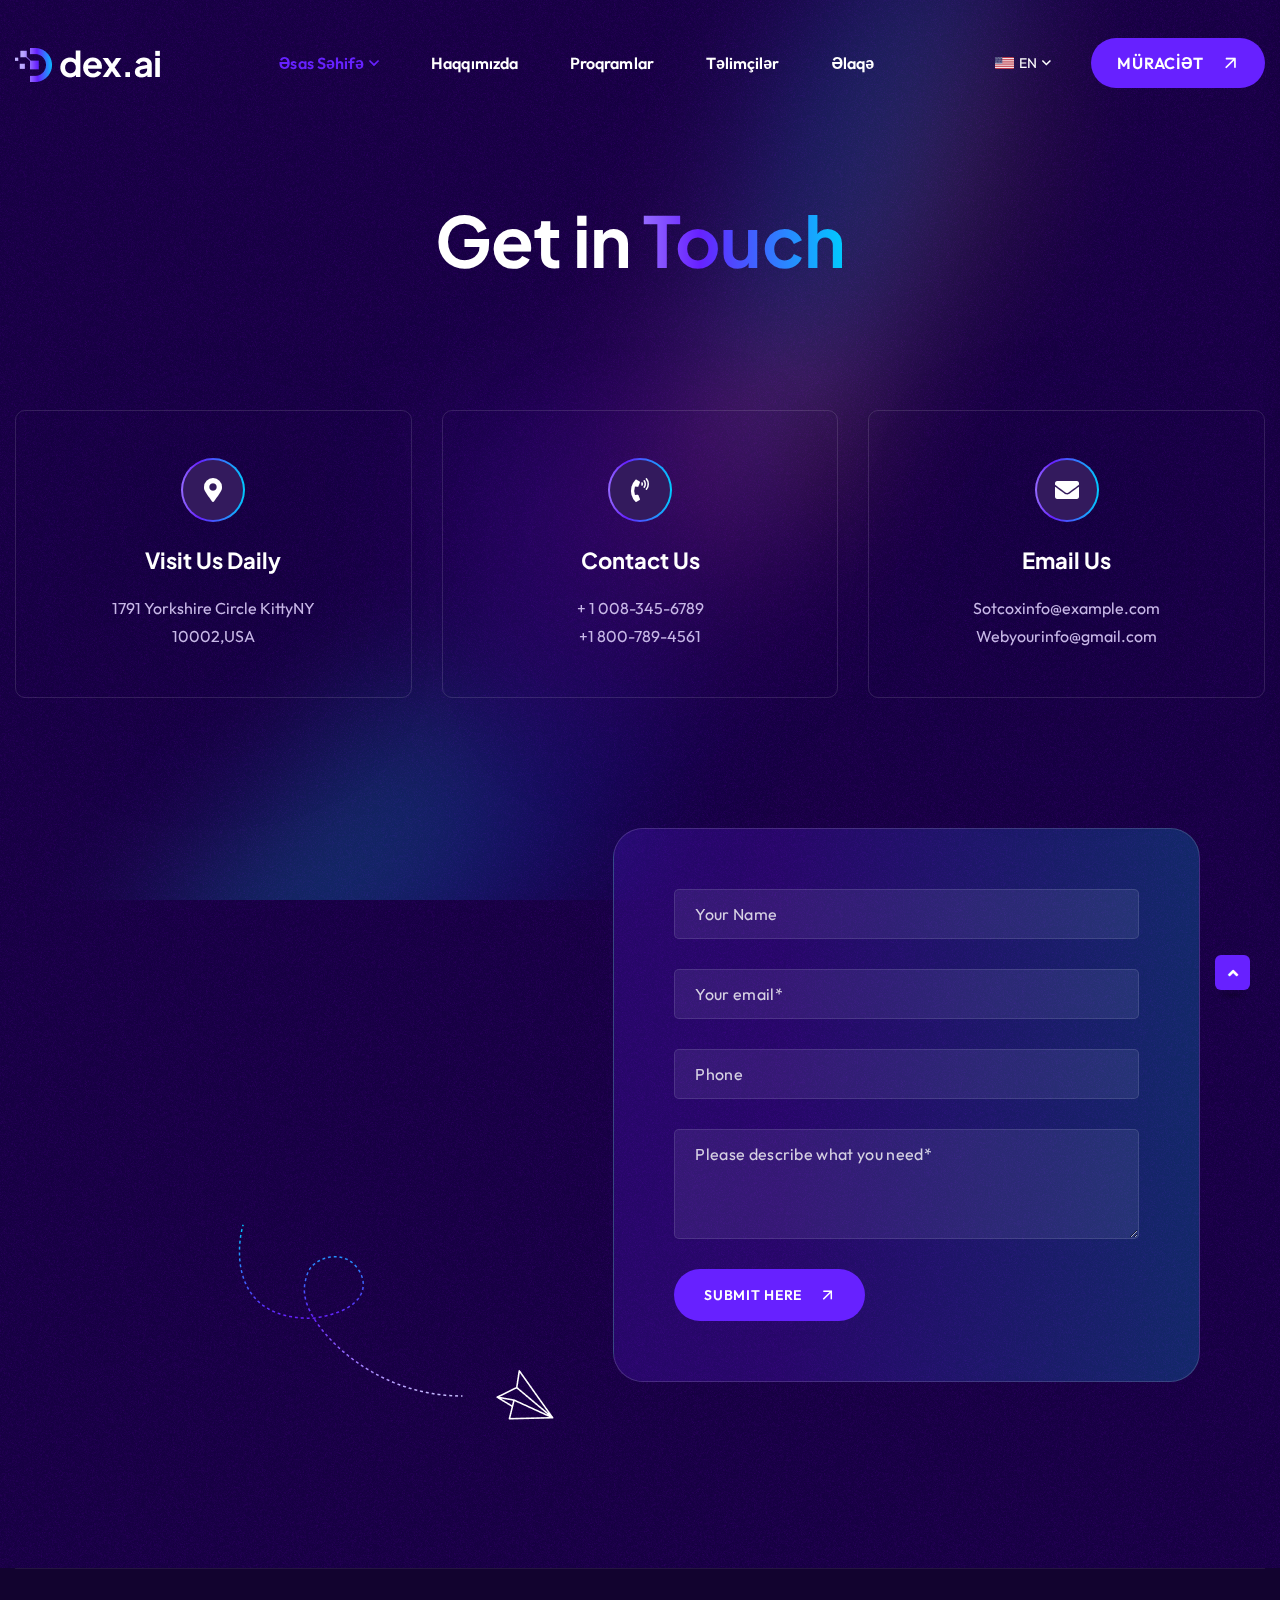
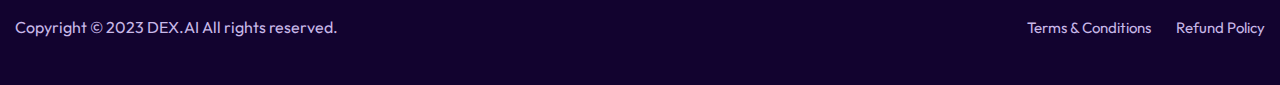
<file: bucard-academy-template/dexai/contact.html>
<!DOCTYPE html>
<html class="no-js" lang="en">
  <head>
    <meta charset="utf-8" />
    <meta http-equiv="x-ua-compatible" content="ie=edge" />
    <title>Dex.AI - AI Writer & Tech Startup Landing Page Template</title>
    <meta
      name="description"
      content="Dex.AI - AI Writer & Tech Startup Landing Page Template"
    />
    <meta name="viewport" content="width=device-width, initial-scale=1" />

    <link
      rel="shortcut icon"
      type="image/x-icon"
      href="assets/img/favicon.png"
    />
    <!-- Place favicon.ico in the root directory -->

    <!-- CSS here -->
    <link rel="stylesheet" href="assets/css/bootstrap.min.css" />
    <link rel="stylesheet" href="assets/css/animate.min.css" />
    <link rel="stylesheet" href="assets/css/magnific-popup.css" />
    <link rel="stylesheet" href="assets/css/fontawesome-all.min.css" />
    <link rel="stylesheet" href="assets/css/odometer.css" />
    <link rel="stylesheet" href="assets/css/slick.css" />
    <link rel="stylesheet" href="assets/css/select2.min.css" />
    <link rel="stylesheet" href="assets/css/animatedheadline.css" />
    <link rel="stylesheet" href="assets/css/aos.css" />
    <link rel="stylesheet" href="assets/css/default.css" />
    <link rel="stylesheet" href="assets/css/style.css" />
    <link rel="stylesheet" href="assets/css/responsive.css" />
  </head>
  <body>
    <!-- Preloader -->
    <div id="preloader">
      <div class="spinner">
        <div class="rect1"></div>
        <div class="rect2"></div>
        <div class="rect3"></div>
        <div class="rect4"></div>
        <div class="rect5"></div>
      </div>
    </div>
    <!-- Preloader -->

    <!-- Scroll-top -->
    <button class="scroll-top scroll-to-target" data-target="html">
      <i class="fas fa-angle-up"></i>
    </button>
    <!-- Scroll-top-end-->

    <!-- header-area -->
    <header>
      <div id="sticky-header" class="menu-area transparent-header">
        <div class="container custom-container">
          <div class="row">
            <div class="col-12">
              <div class="mobile-nav-toggler"><i class="fas fa-bars"></i></div>
              <div class="menu-wrap">
                <nav class="menu-nav">
                  <div class="logo">
                    <a href="index.html"
                      ><img src="assets/img/logo/logo.png" alt="Logo"
                    /></a>
                  </div>
                  <div class="navbar-wrap main-menu d-none d-lg-flex">
                    <ul class="navigation">
                      <li
                        class="active menu-item-has-children tg-mega-menu-has-children"
                      >
                        <a href="#">Əsas səhifə</a>
                        <div class="tg-mega-menu-wrap black-bg">
                          <div
                            class="row row-cols-1 row-cols-lg-4 row-cols-xl-4"
                          >
                            <div class="col">
                              <div class="mega-menu-item active">
                                <div class="mega-menu-thumb">
                                  <a href="index.html"
                                    ><img
                                      src="assets/img/images/home_img01.jpg"
                                      alt=""
                                  /></a>
                                </div>
                                <div class="mega-menu-content">
                                  <h4 class="title">
                                    <a href="index.html"
                                      >01: Ai Content Writer</a
                                    >
                                  </h4>
                                </div>
                              </div>
                            </div>
                            <div class="col">
                              <div class="mega-menu-item">
                                <div class="mega-menu-thumb">
                                  <a href="index-2.html"
                                    ><img
                                      src="assets/img/images/home_img02.jpg"
                                      alt=""
                                  /></a>
                                </div>
                                <div class="mega-menu-content">
                                  <h4 class="title">
                                    <a href="index-2.html"
                                      >02: Text to Video Ai</a
                                    >
                                  </h4>
                                </div>
                              </div>
                            </div>
                            <div class="col">
                              <div class="mega-menu-item">
                                <div class="mega-menu-thumb">
                                  <a href="index-3.html"
                                    ><img
                                      src="assets/img/images/home_img03.jpg"
                                      alt=""
                                  /></a>
                                </div>
                                <div class="mega-menu-content">
                                  <h4 class="title">
                                    <a href="index-3.html"
                                      >03:Text to Speech Ai</a
                                    >
                                  </h4>
                                </div>
                              </div>
                            </div>
                            <div class="col">
                              <div class="mega-menu-item">
                                <div class="mega-menu-thumb">
                                  <img
                                    src="assets/img/images/coming_soon.jpg"
                                    alt=""
                                  />
                                </div>
                                <div class="mega-menu-content">
                                  <h4 class="title">04: Coming Soon</h4>
                                </div>
                              </div>
                            </div>
                          </div>
                        </div>
                      </li>
                      <li><a href="about.html">Haqqımızda</a></li>
                      <li class="menu-item"><a href="#">Proqramlar</a></li>
                      <li class="menu-item"><a href="#">Təlimçilər</a></li>
                      <li><a href="contact.html">Əlaqə</a></li>
                    </ul>
                  </div>
                  <div class="header-action d-none d-md-block">
                    <ul class="list-wrap">
                      <li class="header-lang">
                        <div class="dropdown">
                          <button
                            class="dropdown-toggle"
                            type="button"
                            id="dropdownMenuButton1"
                            data-bs-toggle="dropdown"
                            aria-haspopup="true"
                            aria-expanded="false"
                          >
                            <img
                              src="assets/img/icon/united-states.jpg"
                              alt=""
                            />EN
                          </button>
                          <div
                            class="dropdown-menu"
                            aria-labelledby="dropdownMenuButton1"
                          >
                            <a class="dropdown-item" href="index.html"
                              ><img
                                src="assets/img/icon/Flag_of_Azerbaijan.svg"
                                alt=""
                              />AZE</a
                            >
                          </div>
                        </div>
                      </li>
                      <li class="header-btn">
                        <a href="login.html" class="btn">Müracİət</a>
                      </li>
                    </ul>
                  </div>
                </nav>
              </div>

              <!-- Mobile Menu  -->
              <div class="mobile-menu">
                <nav class="menu-box">
                  <div class="close-btn"><i class="fas fa-times"></i></div>
                  <div class="nav-logo">
                    <a href="index.html"
                      ><img src="assets/img/logo/logo.png" alt="Logo"
                    /></a>
                  </div>
                  <div class="menu-outer">
                    <!--Here Menu Will Come Automatically Via Javascript / Same Menu as in Header-->
                  </div>
                  <div class="social-links">
                    <ul class="clearfix list-wrap">
                      <li>
                        <a href="#"><i class="fab fa-facebook-f"></i></a>
                      </li>
                      <li>
                        <a href="#"><i class="fab fa-twitter"></i></a>
                      </li>
                      <li>
                        <a href="#"><i class="fab fa-instagram"></i></a>
                      </li>
                      <li>
                        <a href="#"><i class="fab fa-linkedin-in"></i></a>
                      </li>
                      <li>
                        <a href="#"><i class="fab fa-youtube"></i></a>
                      </li>
                    </ul>
                  </div>
                </nav>
              </div>
              <div class="menu-backdrop"></div>
              <!-- End Mobile Menu -->
            </div>
          </div>
        </div>
      </div>
    </header>
    <!-- header-area-end -->

    <!-- main-area -->
    <main class="main-content">
      <div class="noise-bg" data-background="assets/img/bg/noise_bg.png"></div>
      <div
        class="main-shape"
        data-background="assets/img/images/main_shape.png"
      ></div>

      <!-- breadcrumb-area -->
      <section class="breadcrumb-area">
        <div class="container">
          <div class="row">
            <div class="col-12">
              <div class="breadcrumb-content">
                <h2 class="title">Get in <span>Touch</span></h2>
              </div>
            </div>
          </div>
        </div>
      </section>
      <!-- breadcrumb-area-end -->

      <!-- contact-area -->
      <section class="contact-area pb-140">
        <div class="container">
          <div class="contact-info-wrap">
            <div class="row justify-content-center">
              <div class="col-lg-4 col-md-6">
                <div class="contact-info-item">
                  <div class="icon">
                    <i class="fas fa-map-marker-alt"></i>
                  </div>
                  <div class="content">
                    <h2 class="title">Visit Us Daily</h2>
                    <p>
                      1791 Yorkshire Circle KittyNY <br />
                      10002,USA
                    </p>
                  </div>
                </div>
              </div>
              <div class="col-lg-4 col-md-6">
                <div class="contact-info-item">
                  <div class="icon">
                    <i class="fas fa-phone-volume"></i>
                  </div>
                  <div class="content">
                    <h2 class="title">Contact Us</h2>
                    <span>+ 1 008-345-6789</span>
                    <span>+1 800-789-4561</span>
                  </div>
                </div>
              </div>
              <div class="col-lg-4 col-md-6">
                <div class="contact-info-item">
                  <div class="icon">
                    <i class="fas fa-envelope"></i>
                  </div>
                  <div class="content">
                    <h2 class="title">Email Us</h2>
                    <span>Sotcoxinfo@example.com</span>
                    <span>Webyourinfo@gmail.com</span>
                  </div>
                </div>
              </div>
            </div>
          </div>
          <div class="row">
            <div class="col-lg-12">
              <div class="contact-form-wrap-has-children">
                <div class="row">
                  <div class="col-lg-5">
                    <div class="contact-map">
                      <iframe
                        style="height: 78vh; border-radius: 30px;"
                        
                        src="https://geo-devrel-javascript-samples.web.app/samples/style-array/app/dist/"
                        allowfullscreen=""
                        loading="lazy"
                      ></iframe>
                    </div>
                  </div>
                  <div class="col-lg-7">
                    <div class="contact-form">
                      <form action="#">
                        <div class="form-grp">
                          <input
                            type="text"
                            id="name"
                            placeholder="Your Name"
                            required
                          />
                        </div>
                        <div class="form-grp">
                          <input
                            type="email"
                            id="email"
                            placeholder="Your email*"
                            required
                          />
                        </div>
                        <div class="form-grp">
                          <input
                            type="text"
                            id="phone"
                            placeholder="Phone"
                            required
                          />
                        </div>
                        <div class="form-grp">
                          <textarea
                            name="message"
                            id="message"
                            placeholder="Please describe what you need*"
                          ></textarea>
                        </div>
                        <button class="btn" type="submit">submit here</button>
                      </form>
                    </div>
                  </div>
                </div>
                <div class="contact-shape">
                  <img src="assets/img/images/contact_shape.png" alt="" />
                </div>
              </div>
            </div>
          </div>
        </div>
      </section>
      <!-- contact-area-end -->

    </main>
    <!-- main-area-end -->

    <!-- footer-area -->
    <footer>
      <div class="footer-area">
        <div class="container">
          <div class="footer-bottom">
            <div class="row align-items-center">
              <div class="col-lg-8">
                <div class="copyright-text">
                  <p>Copyright © 2023 DEX.AI All rights reserved.</p>
                </div>
              </div>
              <div class="col-lg-4">
                <div class="footer-menu">
                  <ul class="list-wrap">
                    <li><a href="contact.html">Terms & Conditions</a></li>
                    <li><a href="contact.html">Refund Policy</a></li>
                  </ul>
                </div>
              </div>
            </div>
          </div>
        </div>
      </div>
    </footer>
    <!-- footer-area-end -->

    <!-- JS here -->
    <script src="assets/js/vendor/jquery-3.6.0.min.js"></script>
    <script src="assets/js/bootstrap.min.js"></script>
    <script src="assets/js/imagesloaded.pkgd.min.js"></script>
    <script src="assets/js/jquery.magnific-popup.min.js"></script>
    <script src="assets/js/jquery.odometer.min.js"></script>
    <script src="assets/js/jquery.appear.js"></script>
    <script src="assets/js/gsap.js"></script>
    <script src="assets/js/ScrollTrigger.js"></script>
    <script src="assets/js/ScrollToPlugin.min.js"></script>
    <script src="assets/js/SplitText.js"></script>
    <script src="assets/js/gsap-animation.js"></script>
    <script src="assets/js/select2.min.js"></script>
    <script src="assets/js/slick.min.js"></script>
    <script src="assets/js/animatedheadline.min.js"></script>
    <script src="assets/js/aos.js"></script>
    <script src="assets/js/ajax-form.js"></script>
    <script src="assets/js/wow.min.js"></script>
    <script src="assets/js/main.js"></script>
  </body>
</html>
</file>
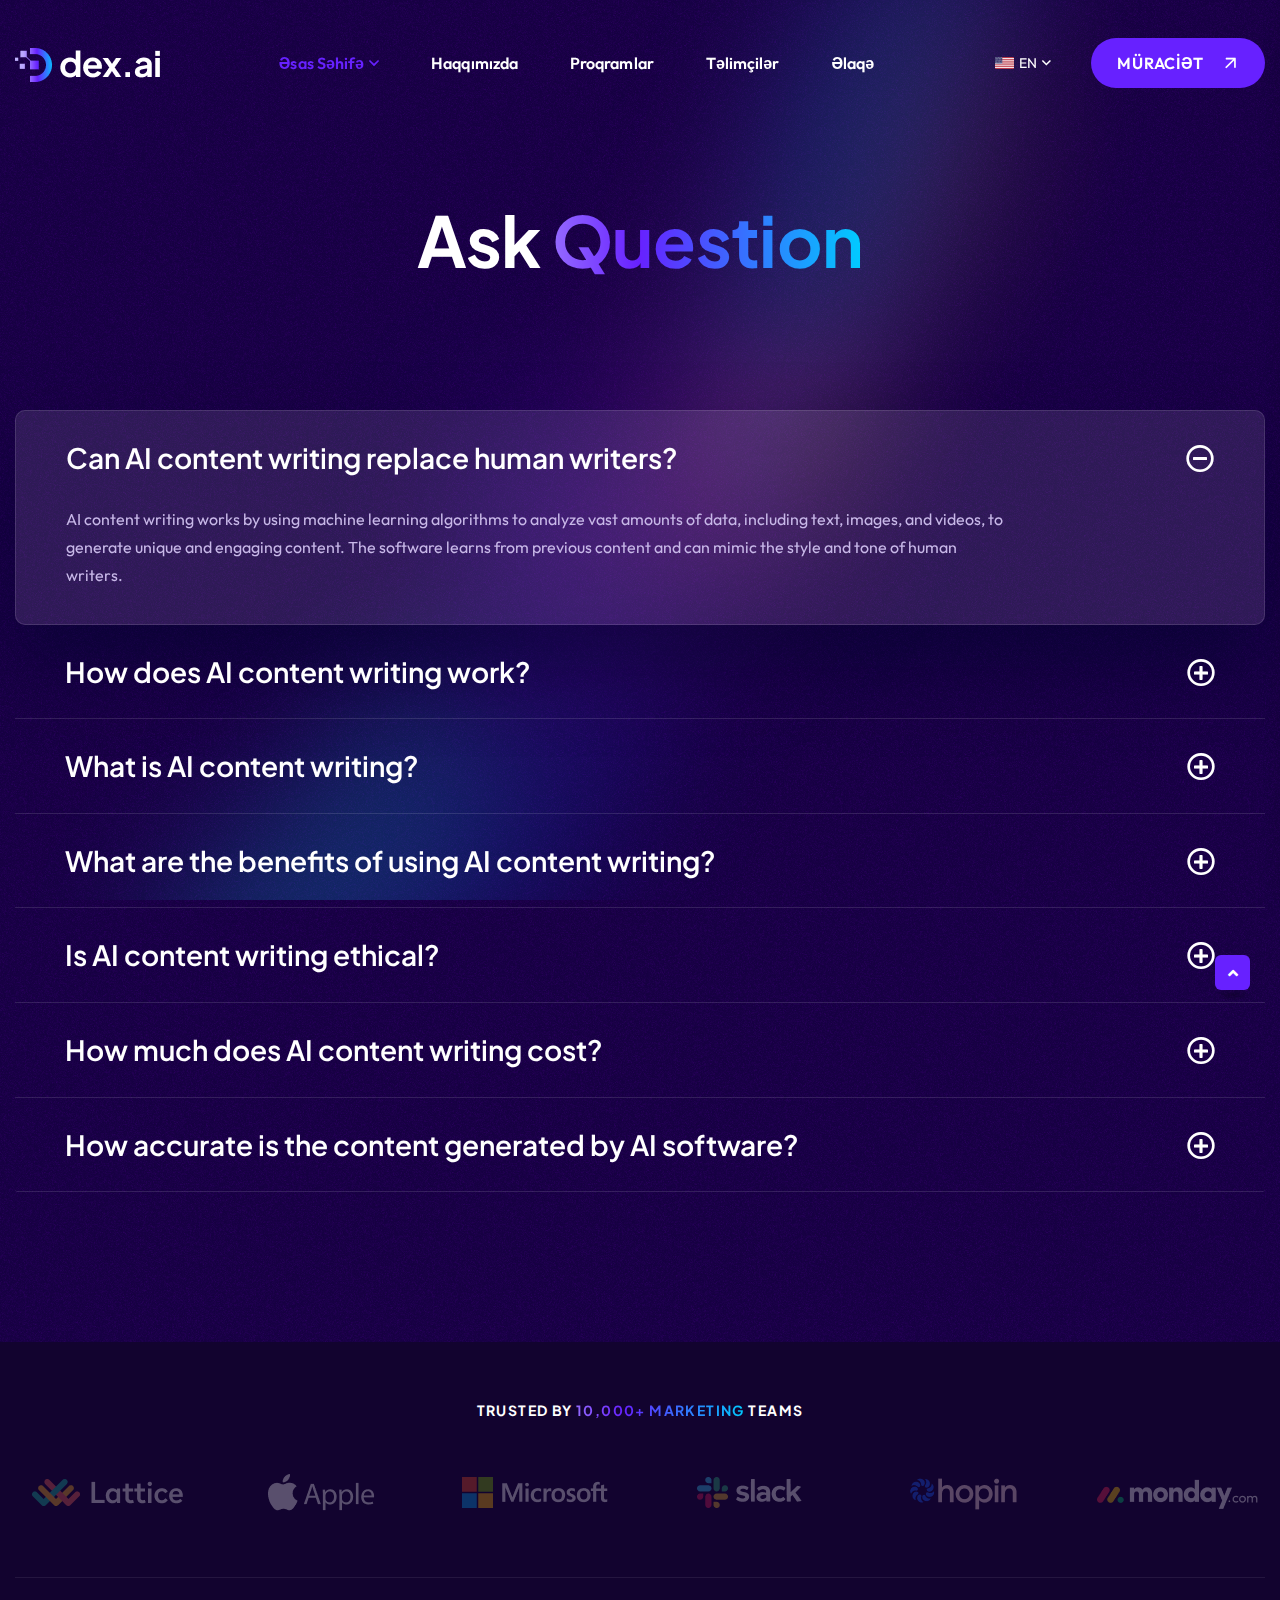
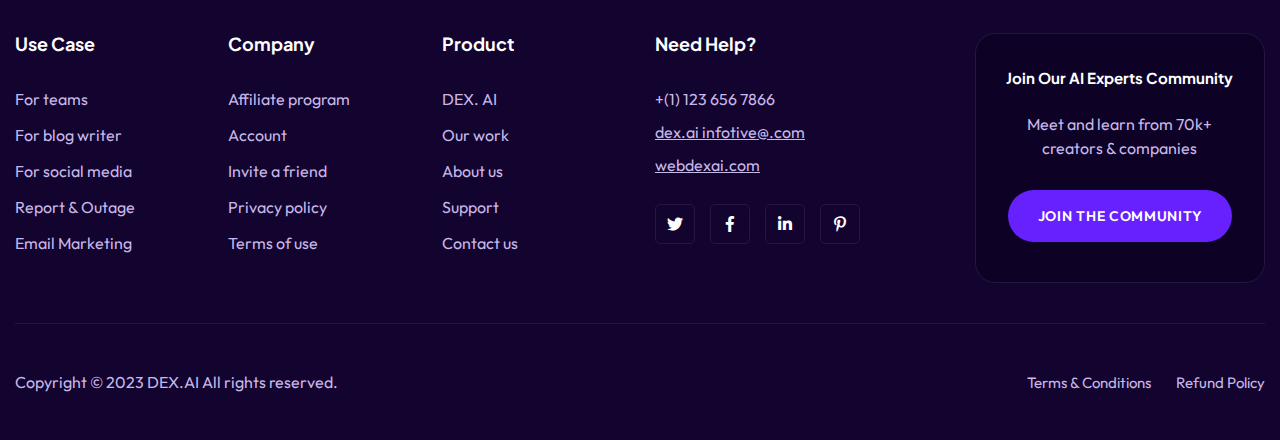
<file: bucard-academy-template/dexai/faq.html>
<!doctype html>
<html class="no-js" lang="en">
    <head>
        <meta charset="utf-8">
        <meta http-equiv="x-ua-compatible" content="ie=edge">
        <title>Dex.AI - AI Writer & Tech Startup Landing Page Template</title>
        <meta name="description" content="Dex.AI - AI Writer & Tech Startup Landing Page Template">
        <meta name="viewport" content="width=device-width, initial-scale=1">

		<link rel="shortcut icon" type="image/x-icon" href="assets/img/favicon.png">
        <!-- Place favicon.ico in the root directory -->

        <!-- CSS here -->
        <link rel="stylesheet" href="assets/css/bootstrap.min.css">
        <link rel="stylesheet" href="assets/css/animate.min.css">
        <link rel="stylesheet" href="assets/css/magnific-popup.css">
        <link rel="stylesheet" href="assets/css/fontawesome-all.min.css">
        <link rel="stylesheet" href="assets/css/odometer.css">
        <link rel="stylesheet" href="assets/css/slick.css">
        <link rel="stylesheet" href="assets/css/select2.min.css">
        <link rel="stylesheet" href="assets/css/animatedheadline.css">
        <link rel="stylesheet" href="assets/css/aos.css">
        <link rel="stylesheet" href="assets/css/default.css">
        <link rel="stylesheet" href="assets/css/style.css">
        <link rel="stylesheet" href="assets/css/responsive.css">
    </head>
    <body>

        <!-- Preloader -->
        <div id="preloader">
            <div class="spinner">
                <div class="rect1"></div>
                <div class="rect2"></div>
                <div class="rect3"></div>
                <div class="rect4"></div>
                <div class="rect5"></div>
            </div>
        </div>
        <!-- Preloader -->

		<!-- Scroll-top -->
        <button class="scroll-top scroll-to-target" data-target="html">
            <i class="fas fa-angle-up"></i>
        </button>
        <!-- Scroll-top-end-->

        <!-- header-area -->
        <header>
            <div id="sticky-header" class="menu-area transparent-header">
                <div class="container custom-container">
                    <div class="row">
                        <div class="col-12">
                            <div class="mobile-nav-toggler"><i class="fas fa-bars"></i></div>
                            <div class="menu-wrap">
                                <nav class="menu-nav">
                                    <div class="logo">
                                        <a href="index.html"><img src="assets/img/logo/logo.png" alt="Logo"></a>
                                    </div>
                                    <div class="navbar-wrap main-menu d-none d-lg-flex">
                                        <ul class="navigation">
                                            <li class="active menu-item-has-children tg-mega-menu-has-children"><a href="#">Əsas səhifə</a>
                                                <div class="tg-mega-menu-wrap black-bg">
                                                    <div class="row row-cols-1 row-cols-lg-4 row-cols-xl-4">
                                                        <div class="col">
                                                            <div class="mega-menu-item active">
                                                                <div class="mega-menu-thumb">
                                                                    <a href="index.html"><img src="assets/img/images/home_img01.jpg" alt=""></a>
                                                                </div>
                                                                <div class="mega-menu-content">
                                                                    <h4 class="title"><a href="index.html">01: Ai Content Writer</a></h4>
                                                                </div>
                                                            </div>
                                                        </div>
                                                        <div class="col">
                                                            <div class="mega-menu-item">
                                                                <div class="mega-menu-thumb">
                                                                    <a href="index-2.html"><img src="assets/img/images/home_img02.jpg" alt=""></a>
                                                                </div>
                                                                <div class="mega-menu-content">
                                                                    <h4 class="title"><a href="index-2.html">02: Text to Video Ai</a></h4>
                                                                </div>
                                                            </div>
                                                        </div>
                                                        <div class="col">
                                                            <div class="mega-menu-item">
                                                                <div class="mega-menu-thumb">
                                                                    <a href="index-3.html"><img src="assets/img/images/home_img03.jpg" alt=""></a>
                                                                </div>
                                                                <div class="mega-menu-content">
                                                                    <h4 class="title"><a href="index-3.html">03:Text to Speech Ai</a></h4>
                                                                </div>
                                                            </div>
                                                        </div>
                                                        <div class="col">
                                                            <div class="mega-menu-item">
                                                                <div class="mega-menu-thumb">
                                                                    <img src="assets/img/images/coming_soon.jpg" alt="">
                                                                </div>
                                                                <div class="mega-menu-content">
                                                                    <h4 class="title">04: Coming Soon</h4>
                                                                </div>
                                                            </div>
                                                        </div>
                                                    </div>
                                                </div>
                                            </li>
                                            <li><a href="about.html">Haqqımızda</a></li>
                                            <li class="menu-item"><a href="#">Proqramlar</a>
                                            </li>
                                            <li class="menu-item"><a href="#">Təlimçilər</a>
                                                
                                            </li>
                                            <li><a href="contact.html">Əlaqə</a></li>
                                        </ul>
                                    </div>
                                    <div class="header-action d-none d-md-block">
                                        <ul class="list-wrap">
                                            <li class="header-lang">
                                                <div class="dropdown">
                                                    <button class="dropdown-toggle" type="button" id="dropdownMenuButton1" data-bs-toggle="dropdown" aria-haspopup="true" aria-expanded="false">
                                                        <img src="assets/img/icon/united-states.jpg" alt="">EN
                                                    </button>
                                                    <div class="dropdown-menu" aria-labelledby="dropdownMenuButton1">
                                                        <a class="dropdown-item" href="index.html"><img src="assets/img/icon/Flag_of_Azerbaijan.svg" alt="">AZE</a>
                                                    </div>
                                                </div>
                                            </li>
                                            <li class="header-btn"><a href="login.html" class="btn">Müracİət</a></li>
                                        </ul>
                                    </div>
                                </nav>
                            </div>

                            <!-- Mobile Menu  -->
                            <div class="mobile-menu">
                                <nav class="menu-box">
                                    <div class="close-btn"><i class="fas fa-times"></i></div>
                                    <div class="nav-logo">
                                        <a href="index.html"><img src="assets/img/logo/logo.png" alt="Logo"></a>
                                    </div>
                                    <div class="menu-outer">
                                        <!--Here Menu Will Come Automatically Via Javascript / Same Menu as in Header-->
                                    </div>
                                    <div class="social-links">
                                        <ul class="clearfix list-wrap">
                                            <li><a href="#"><i class="fab fa-facebook-f"></i></a></li>
                                            <li><a href="#"><i class="fab fa-twitter"></i></a></li>
                                            <li><a href="#"><i class="fab fa-instagram"></i></a></li>
                                            <li><a href="#"><i class="fab fa-linkedin-in"></i></a></li>
                                            <li><a href="#"><i class="fab fa-youtube"></i></a></li>
                                        </ul>
                                    </div>
                                </nav>
                            </div>
                            <div class="menu-backdrop"></div>
                            <!-- End Mobile Menu -->

                        </div>
                    </div>
                </div>
            </div>
        </header>
        <!-- header-area-end -->

        <!-- main-area -->
        <main class="main-content">
            <div class="noise-bg" data-background="assets/img/bg/noise_bg.png"></div>
            <div class="main-shape" data-background="assets/img/images/main_shape.png"></div>

            <!-- breadcrumb-area -->
            <section class="breadcrumb-area">
                <div class="container">
                    <div class="row">
                        <div class="col-12">
                            <div class="breadcrumb-content">
                                <h2 class="title">Ask <span>Question</span></h2>
                            </div>
                        </div>
                    </div>
                </div>
            </section>
            <!-- breadcrumb-area-end -->

            <!-- faq-area -->
            <section class="faq-area pb-150">
                <div class="container">
                    <div class="row">
                        <div class="col-lg-12">
                            <div class="faq-wrap">
                                <div class="accordion" id="accordionExample">
                                    <div class="accordion-item active">
                                        <h2 class="accordion-header">
                                            <button class="accordion-button" type="button" data-bs-toggle="collapse" data-bs-target="#collapseOne" aria-expanded="true" aria-controls="collapseOne">
                                                Can AI content writing replace human writers?
                                            </button>
                                        </h2>
                                        <div id="collapseOne" class="accordion-collapse collapse show" data-bs-parent="#accordionExample">
                                            <div class="accordion-body">
                                                <p>AI content writing works by using machine learning algorithms to analyze vast amounts of data, including text, images, and videos, to generate unique and engaging content. The software learns from previous content and can mimic the style and tone of human writers.</p>
                                            </div>
                                        </div>
                                    </div>
                                    <div class="accordion-item">
                                        <h2 class="accordion-header">
                                            <button class="accordion-button collapsed" type="button" data-bs-toggle="collapse"
                                                data-bs-target="#collapseTwo" aria-expanded="false" aria-controls="collapseTwo">
                                                How does AI content writing work?
                                            </button>
                                        </h2>
                                        <div id="collapseTwo" class="accordion-collapse collapse" data-bs-parent="#accordionExample">
                                            <div class="accordion-body">
                                                <p>AI content writing works by using machine learning algorithms to analyze vast amounts of data, including text, images, and videos, to generate unique and engaging content. The software learns from previous content and can mimic the style and tone of human writers.</p>
                                            </div>
                                        </div>
                                    </div>
                                    <div class="accordion-item">
                                        <h2 class="accordion-header">
                                            <button class="accordion-button collapsed" type="button" data-bs-toggle="collapse"
                                                data-bs-target="#collapseThree" aria-expanded="false" aria-controls="collapseThree">
                                                What is AI content writing?
                                            </button>
                                        </h2>
                                        <div id="collapseThree" class="accordion-collapse collapse" data-bs-parent="#accordionExample">
                                            <div class="accordion-body">
                                                <p>AI content writing works by using machine learning algorithms to analyze vast amounts of data, including text, images, and videos, to generate unique and engaging content. The software learns from previous content and can mimic the style and tone of human writers.</p>
                                            </div>
                                        </div>
                                    </div>
                                    <div class="accordion-item">
                                        <h2 class="accordion-header">
                                            <button class="accordion-button collapsed" type="button" data-bs-toggle="collapse"
                                                data-bs-target="#collapseFour" aria-expanded="false" aria-controls="collapseFour">
                                                What are the benefits of using AI content writing?
                                            </button>
                                        </h2>
                                        <div id="collapseFour" class="accordion-collapse collapse" data-bs-parent="#accordionExample">
                                            <div class="accordion-body">
                                                <p>AI content writing works by using machine learning algorithms to analyze vast amounts of data, including text, images, and videos, to generate unique and engaging content. The software learns from previous content and can mimic the style and tone of human writers.</p>
                                            </div>
                                        </div>
                                    </div>
                                    <div class="accordion-item">
                                        <h2 class="accordion-header">
                                            <button class="accordion-button collapsed" type="button" data-bs-toggle="collapse"
                                                data-bs-target="#collapseFive" aria-expanded="false" aria-controls="collapseFive">
                                                Is AI content writing ethical?
                                            </button>
                                        </h2>
                                        <div id="collapseFive" class="accordion-collapse collapse" data-bs-parent="#accordionExample">
                                            <div class="accordion-body">
                                                <p>AI content writing works by using machine learning algorithms to analyze vast amounts of data, including text, images, and videos, to generate unique and engaging content. The software learns from previous content and can mimic the style and tone of human writers.</p>
                                            </div>
                                        </div>
                                    </div>
                                    <div class="accordion-item">
                                        <h2 class="accordion-header">
                                            <button class="accordion-button collapsed" type="button" data-bs-toggle="collapse"
                                                data-bs-target="#collapseSix" aria-expanded="false" aria-controls="collapseSix">
                                                How much does AI content writing cost?
                                            </button>
                                        </h2>
                                        <div id="collapseSix" class="accordion-collapse collapse" data-bs-parent="#accordionExample">
                                            <div class="accordion-body">
                                                <p>AI content writing works by using machine learning algorithms to analyze vast amounts of data, including text, images, and videos, to generate unique and engaging content. The software learns from previous content and can mimic the style and tone of human writers.</p>
                                            </div>
                                        </div>
                                    </div>
                                    <div class="accordion-item">
                                        <h2 class="accordion-header">
                                            <button class="accordion-button collapsed" type="button" data-bs-toggle="collapse"
                                                data-bs-target="#collapseSeven" aria-expanded="false" aria-controls="collapseSeven">
                                                How accurate is the content generated by AI software?
                                            </button>
                                        </h2>
                                        <div id="collapseSeven" class="accordion-collapse collapse" data-bs-parent="#accordionExample">
                                            <div class="accordion-body">
                                                <p>AI content writing works by using machine learning algorithms to analyze vast amounts of data, including text, images, and videos, to generate unique and engaging content. The software learns from previous content and can mimic the style and tone of human writers.</p>
                                            </div>
                                        </div>
                                    </div>
                                </div>
                            </div>
                        </div>
                    </div>
                </div>
            </section>
            <!-- faq-area-end -->

        </main>
        <!-- main-area-end -->

        <!-- footer-area -->
        <footer>
            <div class="footer-area">
                <div class="container">

                    <!-- brand-area -->
                    <div class="brand-area">
                        <div class="brand-wrap">
                            <h6 class="title">Trusted by <span>10,000+ marketing</span> teams</h6>
                            <div class="row brand-active">
                                <div class="col">
                                    <div class="brand-item">
                                        <img src="assets/img/brand/brand_img01.png" alt="">
                                    </div>
                                </div>
                                <div class="col">
                                    <div class="brand-item">
                                        <img src="assets/img/brand/brand_img02.png" alt="">
                                    </div>
                                </div>
                                <div class="col">
                                    <div class="brand-item">
                                        <img src="assets/img/brand/brand_img03.png" alt="">
                                    </div>
                                </div>
                                <div class="col">
                                    <div class="brand-item">
                                        <img src="assets/img/brand/brand_img04.png" alt="">
                                    </div>
                                </div>
                                <div class="col">
                                    <div class="brand-item">
                                        <img src="assets/img/brand/brand_img05.png" alt="">
                                    </div>
                                </div>
                                <div class="col">
                                    <div class="brand-item">
                                        <img src="assets/img/brand/brand_img06.png" alt="">
                                    </div>
                                </div>
                            </div>
                        </div>
                    </div>
                    <!-- brand-area-end -->

                    <div class="footer-top">
                        <div class="row">
                            <div class="col-xl-2 col-lg-3 col-md-4 col-sm-6">
                                <div class="footer-widget">
                                    <h4 class="fw-title">Use Case</h4>
                                    <div class="footer-link">
                                        <ul class="list-wrap">
                                            <li><a href="contact.html">For teams</a></li>
                                            <li><a href="contact.html">For blog writer</a></li>
                                            <li><a href="contact.html">For social media</a></li>
                                            <li><a href="contact.html">Report & Outage</a></li>
                                            <li><a href="contact.html">Email Marketing</a></li>
                                        </ul>
                                    </div>
                                </div>
                            </div>
                            <div class="col-xl-2 col-lg-3 col-md-4 col-sm-6">
                                <div class="footer-widget">
                                    <h4 class="fw-title">company</h4>
                                    <div class="footer-link">
                                        <ul class="list-wrap">
                                            <li><a href="contact.html">Affiliate program</a></li>
                                            <li><a href="login.html">Account</a></li>
                                            <li><a href="contact.html">Invite a friend</a></li>
                                            <li><a href="contact.html">Privacy policy</a></li>
                                            <li><a href="contact.html">Terms of use</a></li>
                                        </ul>
                                    </div>
                                </div>
                            </div>
                            <div class="col-xl-2 col-lg-3 col-md-4 col-sm-6">
                                <div class="footer-widget">
                                    <h4 class="fw-title">Product</h4>
                                    <div class="footer-link">
                                        <ul class="list-wrap">
                                            <li><a href="index.html">DEX. AI</a></li>
                                            <li><a href="work.html">Our work</a></li>
                                            <li><a href="about.html">About us</a></li>
                                            <li><a href="help.html">Support</a></li>
                                            <li><a href="contact.html">Contact us</a></li>
                                        </ul>
                                    </div>
                                </div>
                            </div>
                            <div class="col-xl-3 col-lg-3 col-md-6 col-sm-6">
                                <div class="footer-widget">
                                    <h4 class="fw-title">Need help?</h4>
                                    <div class="footer-contact">
                                        <a href="tel:0123456789" class="phone">+(1) 123 656 7866</a>
                                        <a href="mailto:dex.aiinfotive@.com" class="email">dex.ai infotive@.com</a>
                                        <a href="mailto:dex.aiinfotive@.com" class="email">webdexai.com</a>
                                    </div>
                                    <div class="footer-social">
                                        <ul class="list-wrap">
                                            <li><a href="#"><i class="fab fa-twitter"></i></a></li>
                                            <li><a href="#"><i class="fab fa-facebook-f"></i></a></li>
                                            <li><a href="#"><i class="fab fa-linkedin-in"></i></a></li>
                                            <li><a href="#"><i class="fab fa-pinterest-p"></i></a></li>
                                        </ul>
                                    </div>
                                </div>
                            </div>
                            <div class="col-xl-3 col-lg-4 col-md-6">
                                <div class="footer-widget">
                                    <div class="footer-newsletter">
                                        <h6 class="title">Join our AI experts community</h6>
                                        <p>Meet and learn from 70k+ creators & companies</p>
                                        <a href="contact.html" class="btn btn-two">join the community</a>
                                    </div>
                                </div>
                            </div>
                        </div>
                    </div>
                    <div class="footer-bottom">
                        <div class="row align-items-center">
                            <div class="col-lg-8">
                                <div class="copyright-text">
                                    <p>Copyright © 2023 DEX.AI All rights reserved.</p>
                                </div>
                            </div>
                            <div class="col-lg-4">
                                <div class="footer-menu">
                                    <ul class="list-wrap">
                                        <li><a href="contact.html">Terms & Conditions</a></li>
                                        <li><a href="contact.html">Refund Policy</a></li>
                                    </ul>
                                </div>
                            </div>
                        </div>
                    </div>
                </div>
            </div>
        </footer>
        <!-- footer-area-end -->



        <!-- JS here -->
        <script src="assets/js/vendor/jquery-3.6.0.min.js"></script>
        <script src="assets/js/bootstrap.min.js"></script>
        <script src="assets/js/imagesloaded.pkgd.min.js"></script>
        <script src="assets/js/jquery.magnific-popup.min.js"></script>
        <script src="assets/js/jquery.odometer.min.js"></script>
        <script src="assets/js/jquery.appear.js"></script>
        <script src="assets/js/gsap.js"></script>
        <script src="assets/js/ScrollTrigger.js"></script>
        <script src="assets/js/ScrollToPlugin.min.js"></script>
        <script src="assets/js/SplitText.js"></script>
        <script src="assets/js/gsap-animation.js"></script>
        <script src="assets/js/select2.min.js"></script>
        <script src="assets/js/slick.min.js"></script>
        <script src="assets/js/animatedheadline.min.js"></script>
        <script src="assets/js/aos.js"></script>
        <script src="assets/js/ajax-form.js"></script>
        <script src="assets/js/wow.min.js"></script>
        <script src="assets/js/main.js"></script>
    </body>
</html>
</file>
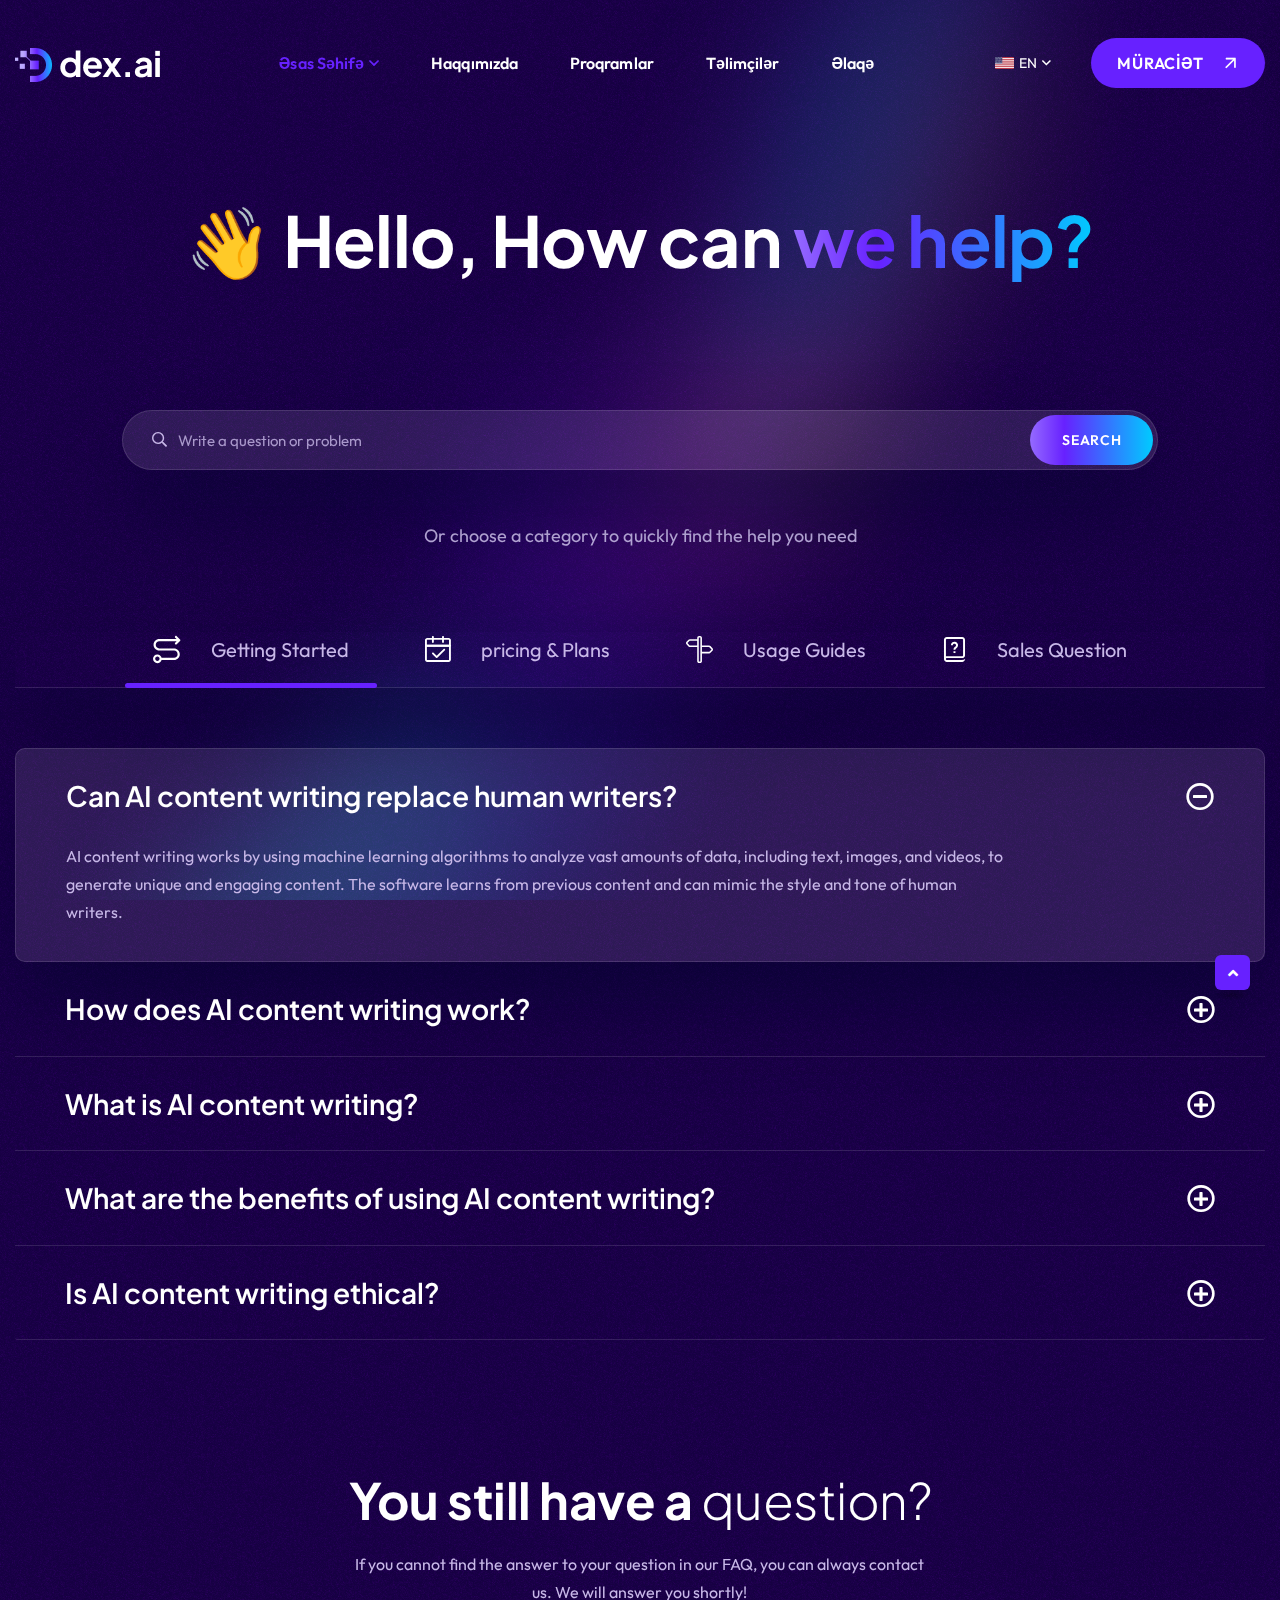
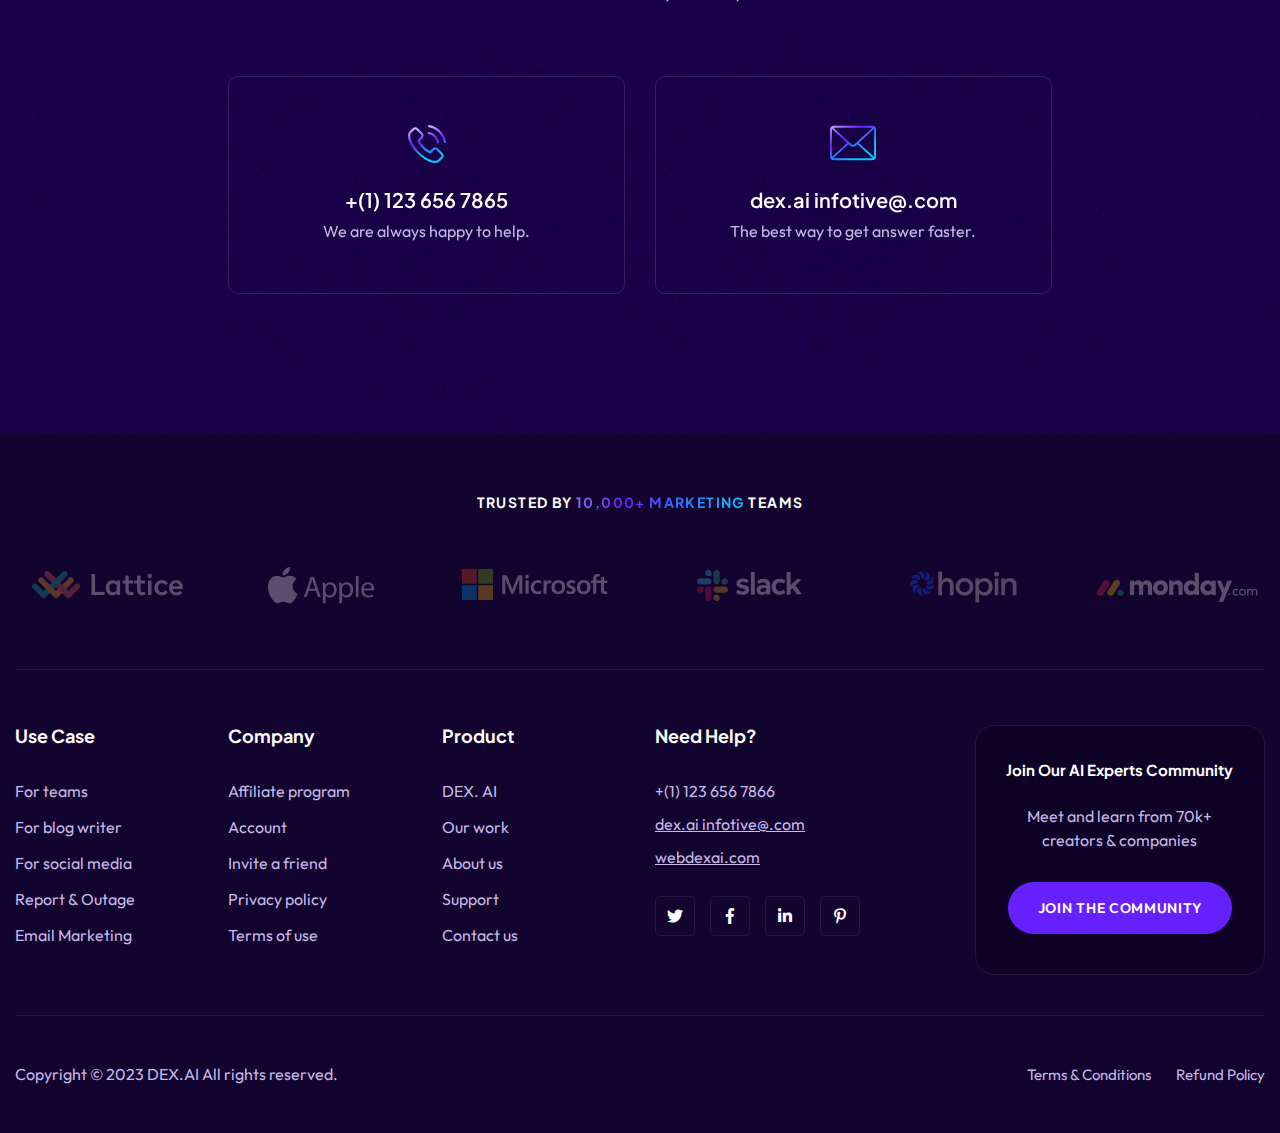
<file: bucard-academy-template/dexai/help.html>
<!doctype html>
<html class="no-js" lang="en">
    <head>
        <meta charset="utf-8">
        <meta http-equiv="x-ua-compatible" content="ie=edge">
        <title>Dex.AI - AI Writer & Tech Startup Landing Page Template</title>
        <meta name="description" content="Dex.AI - AI Writer & Tech Startup Landing Page Template">
        <meta name="viewport" content="width=device-width, initial-scale=1">

		<link rel="shortcut icon" type="image/x-icon" href="assets/img/favicon.png">
        <!-- Place favicon.ico in the root directory -->

        <!-- CSS here -->
        <link rel="stylesheet" href="assets/css/bootstrap.min.css">
        <link rel="stylesheet" href="assets/css/animate.min.css">
        <link rel="stylesheet" href="assets/css/magnific-popup.css">
        <link rel="stylesheet" href="assets/css/fontawesome-all.min.css">
        <link rel="stylesheet" href="assets/css/odometer.css">
        <link rel="stylesheet" href="assets/css/slick.css">
        <link rel="stylesheet" href="assets/css/select2.min.css">
        <link rel="stylesheet" href="assets/css/animatedheadline.css">
        <link rel="stylesheet" href="assets/css/aos.css">
        <link rel="stylesheet" href="assets/css/default.css">
        <link rel="stylesheet" href="assets/css/style.css">
        <link rel="stylesheet" href="assets/css/responsive.css">
    </head>
    <body>

        <!-- Preloader -->
        <div id="preloader">
            <div class="spinner">
                <div class="rect1"></div>
                <div class="rect2"></div>
                <div class="rect3"></div>
                <div class="rect4"></div>
                <div class="rect5"></div>
            </div>
        </div>
        <!-- Preloader -->

		<!-- Scroll-top -->
        <button class="scroll-top scroll-to-target" data-target="html">
            <i class="fas fa-angle-up"></i>
        </button>
        <!-- Scroll-top-end-->

        <!-- header-area -->
        <header>
            <div id="sticky-header" class="menu-area transparent-header">
                <div class="container custom-container">
                    <div class="row">
                        <div class="col-12">
                            <div class="mobile-nav-toggler"><i class="fas fa-bars"></i></div>
                            <div class="menu-wrap">
                                <nav class="menu-nav">
                                    <div class="logo">
                                        <a href="index.html"><img src="assets/img/logo/logo.png" alt="Logo"></a>
                                    </div>
                                    <div class="navbar-wrap main-menu d-none d-lg-flex">
                                        <ul class="navigation">
                                            <li class="active menu-item-has-children tg-mega-menu-has-children"><a href="#">Əsas səhifə</a>
                                                <div class="tg-mega-menu-wrap black-bg">
                                                    <div class="row row-cols-1 row-cols-lg-4 row-cols-xl-4">
                                                        <div class="col">
                                                            <div class="mega-menu-item active">
                                                                <div class="mega-menu-thumb">
                                                                    <a href="index.html"><img src="assets/img/images/home_img01.jpg" alt=""></a>
                                                                </div>
                                                                <div class="mega-menu-content">
                                                                    <h4 class="title"><a href="index.html">01: Ai Content Writer</a></h4>
                                                                </div>
                                                            </div>
                                                        </div>
                                                        <div class="col">
                                                            <div class="mega-menu-item">
                                                                <div class="mega-menu-thumb">
                                                                    <a href="index-2.html"><img src="assets/img/images/home_img02.jpg" alt=""></a>
                                                                </div>
                                                                <div class="mega-menu-content">
                                                                    <h4 class="title"><a href="index-2.html">02: Text to Video Ai</a></h4>
                                                                </div>
                                                            </div>
                                                        </div>
                                                        <div class="col">
                                                            <div class="mega-menu-item">
                                                                <div class="mega-menu-thumb">
                                                                    <a href="index-3.html"><img src="assets/img/images/home_img03.jpg" alt=""></a>
                                                                </div>
                                                                <div class="mega-menu-content">
                                                                    <h4 class="title"><a href="index-3.html">03:Text to Speech Ai</a></h4>
                                                                </div>
                                                            </div>
                                                        </div>
                                                        <div class="col">
                                                            <div class="mega-menu-item">
                                                                <div class="mega-menu-thumb">
                                                                    <img src="assets/img/images/coming_soon.jpg" alt="">
                                                                </div>
                                                                <div class="mega-menu-content">
                                                                    <h4 class="title">04: Coming Soon</h4>
                                                                </div>
                                                            </div>
                                                        </div>
                                                    </div>
                                                </div>
                                            </li>
                                            <li><a href="about.html">Haqqımızda</a></li>
                                            <li class="menu-item"><a href="#">Proqramlar</a>
                                            </li>
                                            <li class="menu-item"><a href="#">Təlimçilər</a>
                                                
                                            </li>
                                            <li><a href="contact.html">Əlaqə</a></li>
                                        </ul>
                                    </div>
                                    <div class="header-action d-none d-md-block">
                                        <ul class="list-wrap">
                                            <li class="header-lang">
                                                <div class="dropdown">
                                                    <button class="dropdown-toggle" type="button" id="dropdownMenuButton1" data-bs-toggle="dropdown" aria-haspopup="true" aria-expanded="false">
                                                        <img src="assets/img/icon/united-states.jpg" alt="">EN
                                                    </button>
                                                    <div class="dropdown-menu" aria-labelledby="dropdownMenuButton1">
                                                        <a class="dropdown-item" href="index.html"><img src="assets/img/icon/Flag_of_Azerbaijan.svg" alt="">AZE</a>
                                                    </div>
                                                </div>
                                            </li>
                                            <li class="header-btn"><a href="login.html" class="btn">Müracİət</a></li>
                                        </ul>
                                    </div>
                                </nav>
                            </div>

                            <!-- Mobile Menu  -->
                            <div class="mobile-menu">
                                <nav class="menu-box">
                                    <div class="close-btn"><i class="fas fa-times"></i></div>
                                    <div class="nav-logo">
                                        <a href="index.html"><img src="assets/img/logo/logo.png" alt="Logo"></a>
                                    </div>
                                    <div class="menu-outer">
                                        <!--Here Menu Will Come Automatically Via Javascript / Same Menu as in Header-->
                                    </div>
                                    <div class="social-links">
                                        <ul class="clearfix list-wrap">
                                            <li><a href="#"><i class="fab fa-facebook-f"></i></a></li>
                                            <li><a href="#"><i class="fab fa-twitter"></i></a></li>
                                            <li><a href="#"><i class="fab fa-instagram"></i></a></li>
                                            <li><a href="#"><i class="fab fa-linkedin-in"></i></a></li>
                                            <li><a href="#"><i class="fab fa-youtube"></i></a></li>
                                        </ul>
                                    </div>
                                </nav>
                            </div>
                            <div class="menu-backdrop"></div>
                            <!-- End Mobile Menu -->

                        </div>
                    </div>
                </div>
            </div>
        </header>
        <!-- header-area-end -->

        <!-- main-area -->
        <main class="main-content">
            <div class="noise-bg" data-background="assets/img/bg/noise_bg.png"></div>
            <div class="main-shape" data-background="assets/img/images/main_shape.png"></div>

            <!-- breadcrumb-area -->
            <section class="breadcrumb-area">
                <div class="container">
                    <div class="row">
                        <div class="col-12">
                            <div class="breadcrumb-content">
                                <h2 class="title">👋 Hello, How can <span>we help?</span></h2>
                            </div>
                        </div>
                    </div>
                </div>
            </section>
            <!-- breadcrumb-area-end -->

            <!-- faq-area -->
            <section class="faq-area-two pb-130">
                <div class="container">
                    <div class="row justify-content-center">
                        <div class="col-lg-10">
                            <div class="problem-search-wrap text-center">
                                <form action="#">
                                    <div class="form-grp">
                                        <label for="search"><i class="far fa-search"></i></label>
                                        <input type="text" id="search" placeholder="Write a question or problem">
                                        <button type="submit" class="gradient-btn">search</button>
                                    </div>
                                    <span>Or choose a category to quickly find the help you need</span>
                                </form>
                            </div>
                        </div>
                    </div>
                    <div class="row">
                        <div class="col-lg-12">
                            <div class="faq-tab-wrap">
                                <ul class="nav nav-tabs" id="myTab" role="tablist">
                                    <li class="nav-item" role="presentation">
                                        <button class="nav-link active" id="getting-tab" data-bs-toggle="tab" data-bs-target="#getting-tab-pane" type="button" role="tab" aria-controls="getting-tab-pane" aria-selected="true"><img src="assets/img/icon/faq_icon01.svg" alt="">Getting Started</button>
                                    </li>
                                    <li class="nav-item" role="presentation">
                                        <button class="nav-link" id="pricing-tab" data-bs-toggle="tab" data-bs-target="#pricing-tab-pane" type="button" role="tab" aria-controls="pricing-tab-pane" aria-selected="false"><img src="assets/img/icon/faq_icon02.svg" alt="">pricing & Plans</button>
                                    </li>
                                    <li class="nav-item" role="presentation">
                                        <button class="nav-link" id="usage-tab" data-bs-toggle="tab" data-bs-target="#usage-tab-pane" type="button" role="tab" aria-controls="usage-tab-pane" aria-selected="false"><img src="assets/img/icon/faq_icon03.svg" alt="">Usage Guides</button>
                                    </li>
                                    <li class="nav-item" role="presentation">
                                        <button class="nav-link" id="sales-tab" data-bs-toggle="tab" data-bs-target="#sales-tab-pane" type="button" role="tab" aria-controls="sales-tab-pane" aria-selected="false"><img src="assets/img/icon/faq_icon04.svg" alt="">Sales Question</button>
                                    </li>
                                </ul>
                                <div class="tab-content" id="myTabContent">
                                    <div class="tab-pane fade show active" id="getting-tab-pane" role="tabpanel" aria-labelledby="getting-tab" tabindex="0">
                                        <div class="faq-wrap">
                                            <div class="accordion" id="accordionExampleOne">
                                                <div class="accordion-item active">
                                                    <h2 class="accordion-header">
                                                        <button class="accordion-button" type="button" data-bs-toggle="collapse" data-bs-target="#collapseOne" aria-expanded="true" aria-controls="collapseOne">
                                                            Can AI content writing replace human writers?
                                                        </button>
                                                    </h2>
                                                    <div id="collapseOne" class="accordion-collapse collapse show" data-bs-parent="#accordionExampleOne">
                                                        <div class="accordion-body">
                                                            <p>AI content writing works by using machine learning algorithms to analyze vast amounts of data, including text, images, and videos, to generate unique and engaging content. The software learns from previous content and can mimic the style and tone of human writers.</p>
                                                        </div>
                                                    </div>
                                                </div>
                                                <div class="accordion-item">
                                                    <h2 class="accordion-header">
                                                        <button class="accordion-button collapsed" type="button" data-bs-toggle="collapse"
                                                            data-bs-target="#collapseTwo" aria-expanded="false" aria-controls="collapseTwo">
                                                            How does AI content writing work?
                                                        </button>
                                                    </h2>
                                                    <div id="collapseTwo" class="accordion-collapse collapse" data-bs-parent="#accordionExampleOne">
                                                        <div class="accordion-body">
                                                            <p>AI content writing works by using machine learning algorithms to analyze vast amounts of data, including text, images, and videos, to generate unique and engaging content. The software learns from previous content and can mimic the style and tone of human writers.</p>
                                                        </div>
                                                    </div>
                                                </div>
                                                <div class="accordion-item">
                                                    <h2 class="accordion-header">
                                                        <button class="accordion-button collapsed" type="button" data-bs-toggle="collapse"
                                                            data-bs-target="#collapseThree" aria-expanded="false" aria-controls="collapseThree">
                                                            What is AI content writing?
                                                        </button>
                                                    </h2>
                                                    <div id="collapseThree" class="accordion-collapse collapse" data-bs-parent="#accordionExampleOne">
                                                        <div class="accordion-body">
                                                            <p>AI content writing works by using machine learning algorithms to analyze vast amounts of data, including text, images, and videos, to generate unique and engaging content. The software learns from previous content and can mimic the style and tone of human writers.</p>
                                                        </div>
                                                    </div>
                                                </div>
                                                <div class="accordion-item">
                                                    <h2 class="accordion-header">
                                                        <button class="accordion-button collapsed" type="button" data-bs-toggle="collapse"
                                                            data-bs-target="#collapseFour" aria-expanded="false" aria-controls="collapseFour">
                                                            What are the benefits of using AI content writing?
                                                        </button>
                                                    </h2>
                                                    <div id="collapseFour" class="accordion-collapse collapse" data-bs-parent="#accordionExampleOne">
                                                        <div class="accordion-body">
                                                            <p>AI content writing works by using machine learning algorithms to analyze vast amounts of data, including text, images, and videos, to generate unique and engaging content. The software learns from previous content and can mimic the style and tone of human writers.</p>
                                                        </div>
                                                    </div>
                                                </div>
                                                <div class="accordion-item">
                                                    <h2 class="accordion-header">
                                                        <button class="accordion-button collapsed" type="button" data-bs-toggle="collapse"
                                                            data-bs-target="#collapseFive" aria-expanded="false" aria-controls="collapseFive">
                                                            Is AI content writing ethical?
                                                        </button>
                                                    </h2>
                                                    <div id="collapseFive" class="accordion-collapse collapse" data-bs-parent="#accordionExampleOne">
                                                        <div class="accordion-body">
                                                            <p>AI content writing works by using machine learning algorithms to analyze vast amounts of data, including text, images, and videos, to generate unique and engaging content. The software learns from previous content and can mimic the style and tone of human writers.</p>
                                                        </div>
                                                    </div>
                                                </div>
                                            </div>
                                        </div>
                                    </div>
                                    <div class="tab-pane fade" id="pricing-tab-pane" role="tabpanel" aria-labelledby="pricing-tab" tabindex="0">
                                        <div class="faq-wrap">
                                            <div class="accordion" id="accordionExampleTwo">
                                                <div class="accordion-item active">
                                                    <h2 class="accordion-header">
                                                        <button class="accordion-button" type="button" data-bs-toggle="collapse" data-bs-target="#collapseOne_01" aria-expanded="true" aria-controls="collapseOne_01">
                                                            Can AI content writing replace human writers?
                                                        </button>
                                                    </h2>
                                                    <div id="collapseOne_01" class="accordion-collapse collapse show" data-bs-parent="#accordionExampleTwo">
                                                        <div class="accordion-body">
                                                            <p>AI content writing works by using machine learning algorithms to analyze vast amounts of data, including text, images, and videos, to generate unique and engaging content. The software learns from previous content and can mimic the style and tone of human writers.</p>
                                                        </div>
                                                    </div>
                                                </div>
                                                <div class="accordion-item">
                                                    <h2 class="accordion-header">
                                                        <button class="accordion-button collapsed" type="button" data-bs-toggle="collapse"
                                                            data-bs-target="#collapseTwo_01" aria-expanded="false" aria-controls="collapseTwo_01">
                                                            How does AI content writing work?
                                                        </button>
                                                    </h2>
                                                    <div id="collapseTwo_01" class="accordion-collapse collapse" data-bs-parent="#accordionExampleTwo">
                                                        <div class="accordion-body">
                                                            <p>AI content writing works by using machine learning algorithms to analyze vast amounts of data, including text, images, and videos, to generate unique and engaging content. The software learns from previous content and can mimic the style and tone of human writers.</p>
                                                        </div>
                                                    </div>
                                                </div>
                                                <div class="accordion-item">
                                                    <h2 class="accordion-header">
                                                        <button class="accordion-button collapsed" type="button" data-bs-toggle="collapse"
                                                            data-bs-target="#collapseThree_01" aria-expanded="false" aria-controls="collapseThree_01">
                                                            What is AI content writing?
                                                        </button>
                                                    </h2>
                                                    <div id="collapseThree_01" class="accordion-collapse collapse" data-bs-parent="#accordionExampleTwo">
                                                        <div class="accordion-body">
                                                            <p>AI content writing works by using machine learning algorithms to analyze vast amounts of data, including text, images, and videos, to generate unique and engaging content. The software learns from previous content and can mimic the style and tone of human writers.</p>
                                                        </div>
                                                    </div>
                                                </div>
                                                <div class="accordion-item">
                                                    <h2 class="accordion-header">
                                                        <button class="accordion-button collapsed" type="button" data-bs-toggle="collapse"
                                                            data-bs-target="#collapseFour_01" aria-expanded="false" aria-controls="collapseFour_01">
                                                            What are the benefits of using AI content writing?
                                                        </button>
                                                    </h2>
                                                    <div id="collapseFour_01" class="accordion-collapse collapse" data-bs-parent="#accordionExampleTwo">
                                                        <div class="accordion-body">
                                                            <p>AI content writing works by using machine learning algorithms to analyze vast amounts of data, including text, images, and videos, to generate unique and engaging content. The software learns from previous content and can mimic the style and tone of human writers.</p>
                                                        </div>
                                                    </div>
                                                </div>
                                                <div class="accordion-item">
                                                    <h2 class="accordion-header">
                                                        <button class="accordion-button collapsed" type="button" data-bs-toggle="collapse"
                                                            data-bs-target="#collapseFive_01" aria-expanded="false" aria-controls="collapseFive_01">
                                                            Is AI content writing ethical?
                                                        </button>
                                                    </h2>
                                                    <div id="collapseFive_01" class="accordion-collapse collapse" data-bs-parent="#accordionExampleTwo">
                                                        <div class="accordion-body">
                                                            <p>AI content writing works by using machine learning algorithms to analyze vast amounts of data, including text, images, and videos, to generate unique and engaging content. The software learns from previous content and can mimic the style and tone of human writers.</p>
                                                        </div>
                                                    </div>
                                                </div>
                                            </div>
                                        </div>
                                    </div>
                                    <div class="tab-pane fade" id="usage-tab-pane" role="tabpanel" aria-labelledby="usage-tab" tabindex="0">
                                        <div class="faq-wrap">
                                            <div class="accordion" id="accordionExampleThree">
                                                <div class="accordion-item active">
                                                    <h2 class="accordion-header">
                                                        <button class="accordion-button" type="button" data-bs-toggle="collapse" data-bs-target="#collapseOneTwo" aria-expanded="true" aria-controls="collapseOneTwo">
                                                            Can AI content writing replace human writers?
                                                        </button>
                                                    </h2>
                                                    <div id="collapseOneTwo" class="accordion-collapse collapse show" data-bs-parent="#accordionExampleThree">
                                                        <div class="accordion-body">
                                                            <p>AI content writing works by using machine learning algorithms to analyze vast amounts of data, including text, images, and videos, to generate unique and engaging content. The software learns from previous content and can mimic the style and tone of human writers.</p>
                                                        </div>
                                                    </div>
                                                </div>
                                                <div class="accordion-item">
                                                    <h2 class="accordion-header">
                                                        <button class="accordion-button collapsed" type="button" data-bs-toggle="collapse"
                                                            data-bs-target="#collapseTwoTwo" aria-expanded="false" aria-controls="collapseTwoTwo">
                                                            How does AI content writing work?
                                                        </button>
                                                    </h2>
                                                    <div id="collapseTwoTwo" class="accordion-collapse collapse" data-bs-parent="#accordionExampleThree">
                                                        <div class="accordion-body">
                                                            <p>AI content writing works by using machine learning algorithms to analyze vast amounts of data, including text, images, and videos, to generate unique and engaging content. The software learns from previous content and can mimic the style and tone of human writers.</p>
                                                        </div>
                                                    </div>
                                                </div>
                                                <div class="accordion-item">
                                                    <h2 class="accordion-header">
                                                        <button class="accordion-button collapsed" type="button" data-bs-toggle="collapse"
                                                            data-bs-target="#collapseThreeTwo" aria-expanded="false" aria-controls="collapseThreeTwo">
                                                            What is AI content writing?
                                                        </button>
                                                    </h2>
                                                    <div id="collapseThreeTwo" class="accordion-collapse collapse" data-bs-parent="#accordionExampleThree">
                                                        <div class="accordion-body">
                                                            <p>AI content writing works by using machine learning algorithms to analyze vast amounts of data, including text, images, and videos, to generate unique and engaging content. The software learns from previous content and can mimic the style and tone of human writers.</p>
                                                        </div>
                                                    </div>
                                                </div>
                                                <div class="accordion-item">
                                                    <h2 class="accordion-header">
                                                        <button class="accordion-button collapsed" type="button" data-bs-toggle="collapse"
                                                            data-bs-target="#collapseFourTwo" aria-expanded="false" aria-controls="collapseFourTwo">
                                                            What are the benefits of using AI content writing?
                                                        </button>
                                                    </h2>
                                                    <div id="collapseFourTwo" class="accordion-collapse collapse" data-bs-parent="#accordionExampleThree">
                                                        <div class="accordion-body">
                                                            <p>AI content writing works by using machine learning algorithms to analyze vast amounts of data, including text, images, and videos, to generate unique and engaging content. The software learns from previous content and can mimic the style and tone of human writers.</p>
                                                        </div>
                                                    </div>
                                                </div>
                                                <div class="accordion-item">
                                                    <h2 class="accordion-header">
                                                        <button class="accordion-button collapsed" type="button" data-bs-toggle="collapse"
                                                            data-bs-target="#collapseFiveTwo" aria-expanded="false" aria-controls="collapseFiveTwo">
                                                            Is AI content writing ethical?
                                                        </button>
                                                    </h2>
                                                    <div id="collapseFiveTwo" class="accordion-collapse collapse" data-bs-parent="#accordionExampleThree">
                                                        <div class="accordion-body">
                                                            <p>AI content writing works by using machine learning algorithms to analyze vast amounts of data, including text, images, and videos, to generate unique and engaging content. The software learns from previous content and can mimic the style and tone of human writers.</p>
                                                        </div>
                                                    </div>
                                                </div>
                                            </div>
                                        </div>
                                    </div>
                                    <div class="tab-pane fade" id="sales-tab-pane" role="tabpanel" aria-labelledby="sales-tab" tabindex="0">
                                        <div class="faq-wrap">
                                            <div class="accordion" id="accordionExampleFour">
                                                <div class="accordion-item active">
                                                    <h2 class="accordion-header">
                                                        <button class="accordion-button" type="button" data-bs-toggle="collapse" data-bs-target="#collapseOneThree" aria-expanded="true" aria-controls="collapseOneThree">
                                                            Can AI content writing replace human writers?
                                                        </button>
                                                    </h2>
                                                    <div id="collapseOneThree" class="accordion-collapse collapse show" data-bs-parent="#accordionExampleFour">
                                                        <div class="accordion-body">
                                                            <p>AI content writing works by using machine learning algorithms to analyze vast amounts of data, including text, images, and videos, to generate unique and engaging content. The software learns from previous content and can mimic the style and tone of human writers.</p>
                                                        </div>
                                                    </div>
                                                </div>
                                                <div class="accordion-item">
                                                    <h2 class="accordion-header">
                                                        <button class="accordion-button collapsed" type="button" data-bs-toggle="collapse"
                                                            data-bs-target="#collapseTwoThree" aria-expanded="false" aria-controls="collapseTwoThree">
                                                            How does AI content writing work?
                                                        </button>
                                                    </h2>
                                                    <div id="collapseTwoThree" class="accordion-collapse collapse" data-bs-parent="#accordionExampleFour">
                                                        <div class="accordion-body">
                                                            <p>AI content writing works by using machine learning algorithms to analyze vast amounts of data, including text, images, and videos, to generate unique and engaging content. The software learns from previous content and can mimic the style and tone of human writers.</p>
                                                        </div>
                                                    </div>
                                                </div>
                                                <div class="accordion-item">
                                                    <h2 class="accordion-header">
                                                        <button class="accordion-button collapsed" type="button" data-bs-toggle="collapse"
                                                            data-bs-target="#collapseThreeThree" aria-expanded="false" aria-controls="collapseThreeThree">
                                                            What is AI content writing?
                                                        </button>
                                                    </h2>
                                                    <div id="collapseThreeThree" class="accordion-collapse collapse" data-bs-parent="#accordionExampleFour">
                                                        <div class="accordion-body">
                                                            <p>AI content writing works by using machine learning algorithms to analyze vast amounts of data, including text, images, and videos, to generate unique and engaging content. The software learns from previous content and can mimic the style and tone of human writers.</p>
                                                        </div>
                                                    </div>
                                                </div>
                                                <div class="accordion-item">
                                                    <h2 class="accordion-header">
                                                        <button class="accordion-button collapsed" type="button" data-bs-toggle="collapse"
                                                            data-bs-target="#collapseFourThree" aria-expanded="false" aria-controls="collapseFourThree">
                                                            What are the benefits of using AI content writing?
                                                        </button>
                                                    </h2>
                                                    <div id="collapseFourThree" class="accordion-collapse collapse" data-bs-parent="#accordionExampleFour">
                                                        <div class="accordion-body">
                                                            <p>AI content writing works by using machine learning algorithms to analyze vast amounts of data, including text, images, and videos, to generate unique and engaging content. The software learns from previous content and can mimic the style and tone of human writers.</p>
                                                        </div>
                                                    </div>
                                                </div>
                                                <div class="accordion-item">
                                                    <h2 class="accordion-header">
                                                        <button class="accordion-button collapsed" type="button" data-bs-toggle="collapse"
                                                            data-bs-target="#collapseFiveThree" aria-expanded="false" aria-controls="collapseFiveThree">
                                                            Is AI content writing ethical?
                                                        </button>
                                                    </h2>
                                                    <div id="collapseFiveThree" class="accordion-collapse collapse" data-bs-parent="#accordionExampleFour">
                                                        <div class="accordion-body">
                                                            <p>AI content writing works by using machine learning algorithms to analyze vast amounts of data, including text, images, and videos, to generate unique and engaging content. The software learns from previous content and can mimic the style and tone of human writers.</p>
                                                        </div>
                                                    </div>
                                                </div>
                                            </div>
                                        </div>
                                    </div>
                                </div>
                            </div>
                        </div>
                    </div>
                </div>
            </section>
            <!-- faq-area-end -->

            <!-- help-area -->
            <section class="help-area pb-110">
                <div class="container">
                    <div class="row justify-content-center">
                        <div class="col-xl-6 col-lg-8">
                            <div class="help-title text-center mb-70">
                                <h2 class="title">You still have a <span>question?</span></h2>
                                <p>If you cannot find the answer to your question in our FAQ, you can always contact us. We will answer you shortly!</p>
                            </div>
                        </div>
                    </div>
                    <div class="row justify-content-center">
                        <div class="col-xl-8 col-lg-10">
                            <div class="help-center-wrap">
                                <div class="row">
                                    <div class="col-md-6">
                                        <div class="help-center-item">
                                            <div class="icon">
                                                <img src="assets/img/icon/help_icon01.svg" alt="">
                                            </div>
                                            <div class="content">
                                                <a href="tel:0123456789">+(1) 123 656 7865</a>
                                                <p>We are always happy to help.</p>
                                            </div>
                                        </div>
                                    </div>
                                    <div class="col-md-6">
                                        <div class="help-center-item">
                                            <div class="icon">
                                                <img src="assets/img/icon/help_icon02.svg" alt="">
                                            </div>
                                            <div class="content">
                                                <a href="mailto:dex.aiinfotive@.com">dex.ai infotive@.com</a>
                                                <p>The best way to get answer faster.</p>
                                            </div>
                                        </div>
                                    </div>
                                </div>
                            </div>
                        </div>
                    </div>
                </div>
            </section>
            <!-- help-area-end -->

        </main>
        <!-- main-area-end -->

        <!-- footer-area -->
        <footer>
            <div class="footer-area">
                <div class="container">

                    <!-- brand-area -->
                    <div class="brand-area">
                        <div class="brand-wrap">
                            <h6 class="title">Trusted by <span>10,000+ marketing</span> teams</h6>
                            <div class="row brand-active">
                                <div class="col">
                                    <div class="brand-item">
                                        <img src="assets/img/brand/brand_img01.png" alt="">
                                    </div>
                                </div>
                                <div class="col">
                                    <div class="brand-item">
                                        <img src="assets/img/brand/brand_img02.png" alt="">
                                    </div>
                                </div>
                                <div class="col">
                                    <div class="brand-item">
                                        <img src="assets/img/brand/brand_img03.png" alt="">
                                    </div>
                                </div>
                                <div class="col">
                                    <div class="brand-item">
                                        <img src="assets/img/brand/brand_img04.png" alt="">
                                    </div>
                                </div>
                                <div class="col">
                                    <div class="brand-item">
                                        <img src="assets/img/brand/brand_img05.png" alt="">
                                    </div>
                                </div>
                                <div class="col">
                                    <div class="brand-item">
                                        <img src="assets/img/brand/brand_img06.png" alt="">
                                    </div>
                                </div>
                            </div>
                        </div>
                    </div>
                    <!-- brand-area-end -->

                    <div class="footer-top">
                        <div class="row">
                            <div class="col-xl-2 col-lg-3 col-md-4 col-sm-6">
                                <div class="footer-widget">
                                    <h4 class="fw-title">Use Case</h4>
                                    <div class="footer-link">
                                        <ul class="list-wrap">
                                            <li><a href="contact.html">For teams</a></li>
                                            <li><a href="contact.html">For blog writer</a></li>
                                            <li><a href="contact.html">For social media</a></li>
                                            <li><a href="contact.html">Report & Outage</a></li>
                                            <li><a href="contact.html">Email Marketing</a></li>
                                        </ul>
                                    </div>
                                </div>
                            </div>
                            <div class="col-xl-2 col-lg-3 col-md-4 col-sm-6">
                                <div class="footer-widget">
                                    <h4 class="fw-title">company</h4>
                                    <div class="footer-link">
                                        <ul class="list-wrap">
                                            <li><a href="contact.html">Affiliate program</a></li>
                                            <li><a href="login.html">Account</a></li>
                                            <li><a href="contact.html">Invite a friend</a></li>
                                            <li><a href="contact.html">Privacy policy</a></li>
                                            <li><a href="contact.html">Terms of use</a></li>
                                        </ul>
                                    </div>
                                </div>
                            </div>
                            <div class="col-xl-2 col-lg-3 col-md-4 col-sm-6">
                                <div class="footer-widget">
                                    <h4 class="fw-title">Product</h4>
                                    <div class="footer-link">
                                        <ul class="list-wrap">
                                            <li><a href="index.html">DEX. AI</a></li>
                                            <li><a href="work.html">Our work</a></li>
                                            <li><a href="about.html">About us</a></li>
                                            <li><a href="help.html">Support</a></li>
                                            <li><a href="contact.html">Contact us</a></li>
                                        </ul>
                                    </div>
                                </div>
                            </div>
                            <div class="col-xl-3 col-lg-3 col-md-6 col-sm-6">
                                <div class="footer-widget">
                                    <h4 class="fw-title">Need help?</h4>
                                    <div class="footer-contact">
                                        <a href="tel:0123456789" class="phone">+(1) 123 656 7866</a>
                                        <a href="mailto:dex.aiinfotive@.com" class="email">dex.ai infotive@.com</a>
                                        <a href="mailto:dex.aiinfotive@.com" class="email">webdexai.com</a>
                                    </div>
                                    <div class="footer-social">
                                        <ul class="list-wrap">
                                            <li><a href="#"><i class="fab fa-twitter"></i></a></li>
                                            <li><a href="#"><i class="fab fa-facebook-f"></i></a></li>
                                            <li><a href="#"><i class="fab fa-linkedin-in"></i></a></li>
                                            <li><a href="#"><i class="fab fa-pinterest-p"></i></a></li>
                                        </ul>
                                    </div>
                                </div>
                            </div>
                            <div class="col-xl-3 col-lg-4 col-md-6">
                                <div class="footer-widget">
                                    <div class="footer-newsletter">
                                        <h6 class="title">Join our AI experts community</h6>
                                        <p>Meet and learn from 70k+ creators & companies</p>
                                        <a href="contact.html" class="btn btn-two">join the community</a>
                                    </div>
                                </div>
                            </div>
                        </div>
                    </div>
                    <div class="footer-bottom">
                        <div class="row align-items-center">
                            <div class="col-lg-8">
                                <div class="copyright-text">
                                    <p>Copyright © 2023 DEX.AI All rights reserved.</p>
                                </div>
                            </div>
                            <div class="col-lg-4">
                                <div class="footer-menu">
                                    <ul class="list-wrap">
                                        <li><a href="contact.html">Terms & Conditions</a></li>
                                        <li><a href="contact.html">Refund Policy</a></li>
                                    </ul>
                                </div>
                            </div>
                        </div>
                    </div>
                </div>
            </div>
        </footer>
        <!-- footer-area-end -->



        <!-- JS here -->
        <script src="assets/js/vendor/jquery-3.6.0.min.js"></script>
        <script src="assets/js/bootstrap.min.js"></script>
        <script src="assets/js/imagesloaded.pkgd.min.js"></script>
        <script src="assets/js/jquery.magnific-popup.min.js"></script>
        <script src="assets/js/jquery.odometer.min.js"></script>
        <script src="assets/js/jquery.appear.js"></script>
        <script src="assets/js/gsap.js"></script>
        <script src="assets/js/ScrollTrigger.js"></script>
        <script src="assets/js/ScrollToPlugin.min.js"></script>
        <script src="assets/js/SplitText.js"></script>
        <script src="assets/js/gsap-animation.js"></script>
        <script src="assets/js/select2.min.js"></script>
        <script src="assets/js/slick.min.js"></script>
        <script src="assets/js/animatedheadline.min.js"></script>
        <script src="assets/js/aos.js"></script>
        <script src="assets/js/ajax-form.js"></script>
        <script src="assets/js/wow.min.js"></script>
        <script src="assets/js/main.js"></script>
    </body>
</html>
</file>
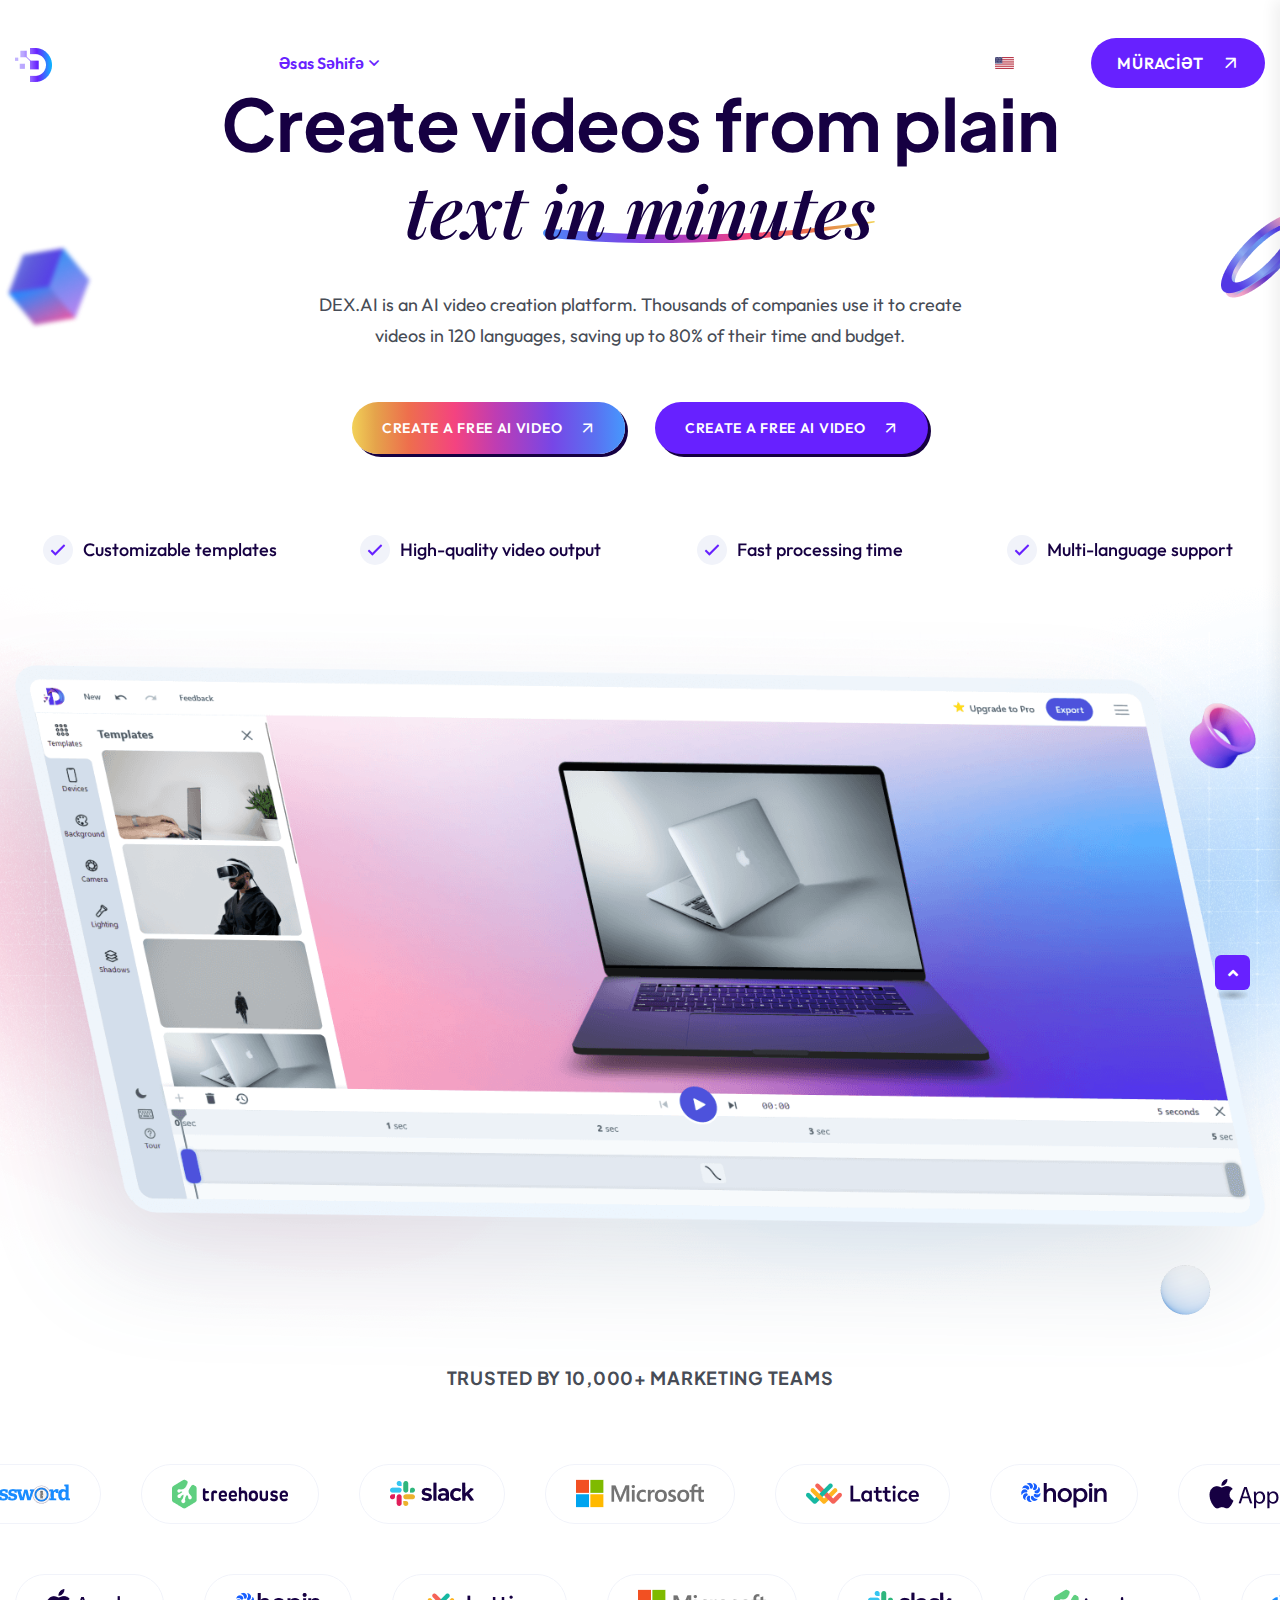
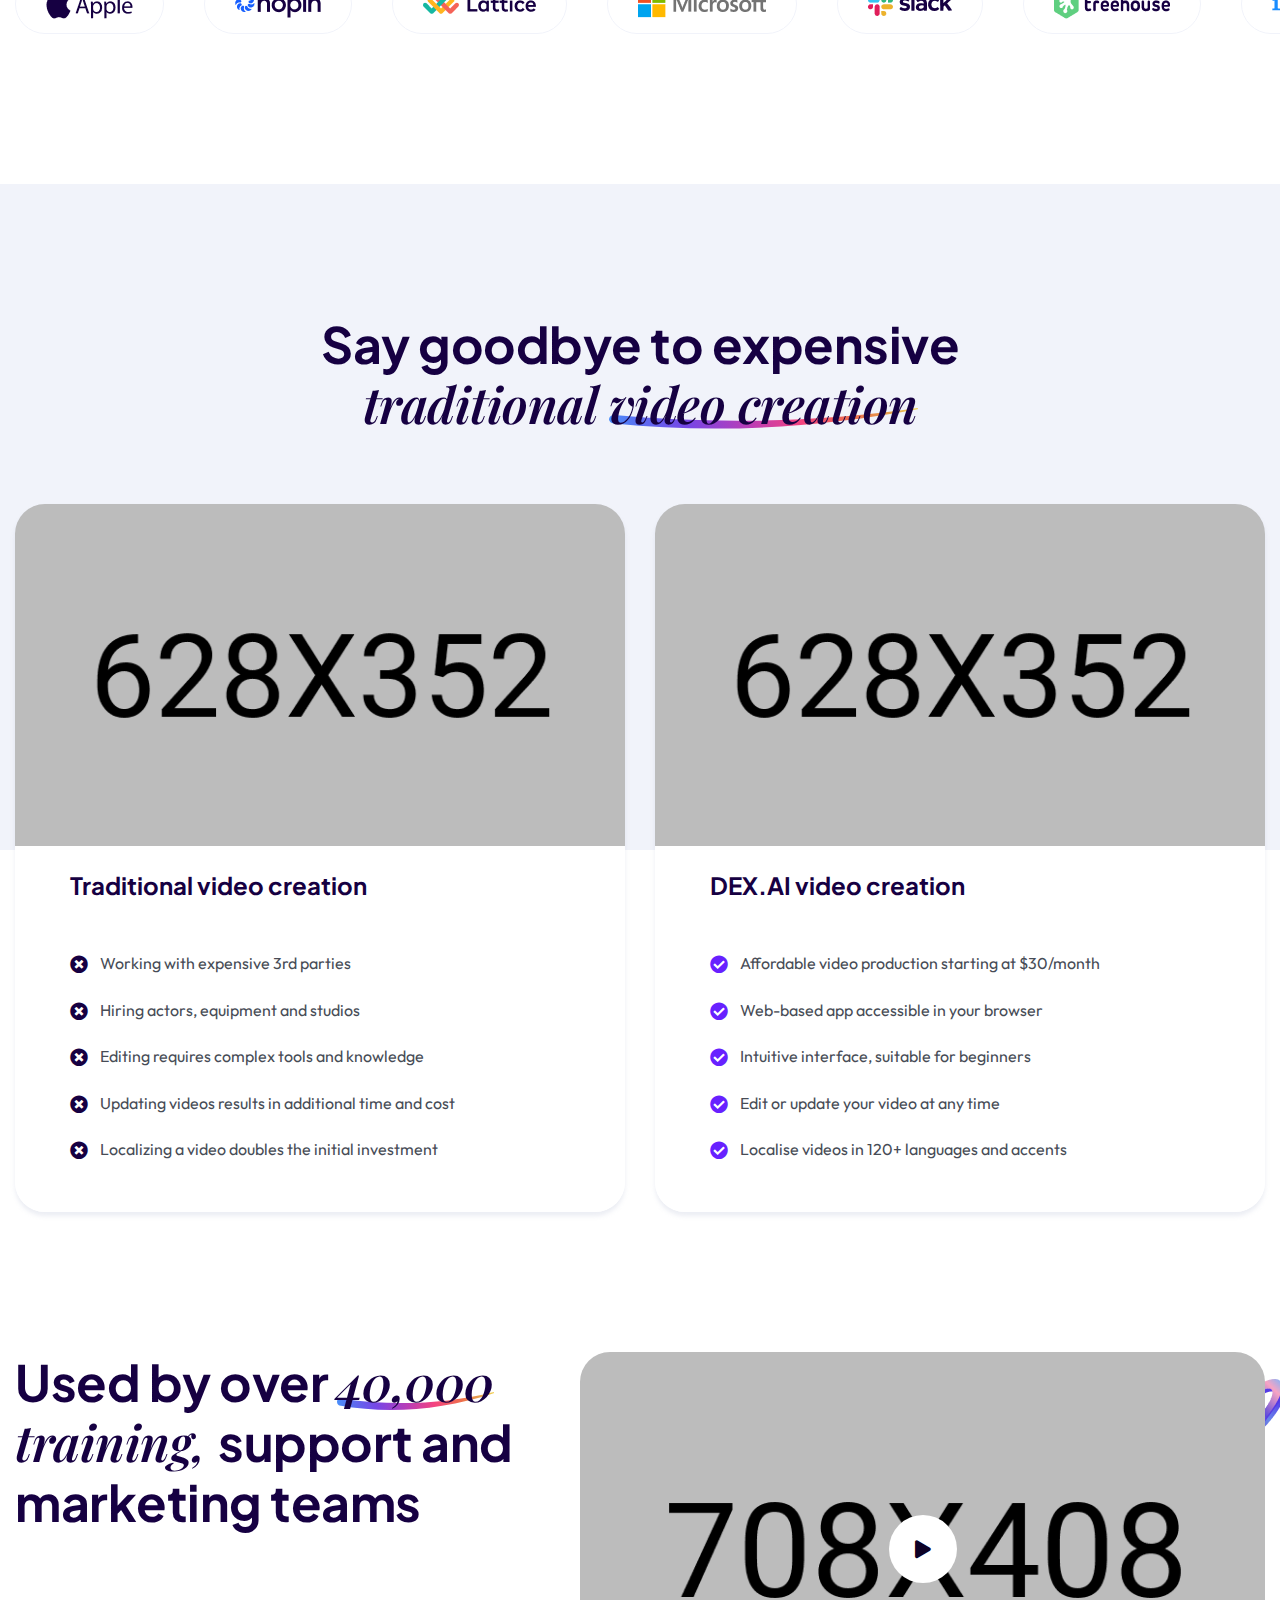
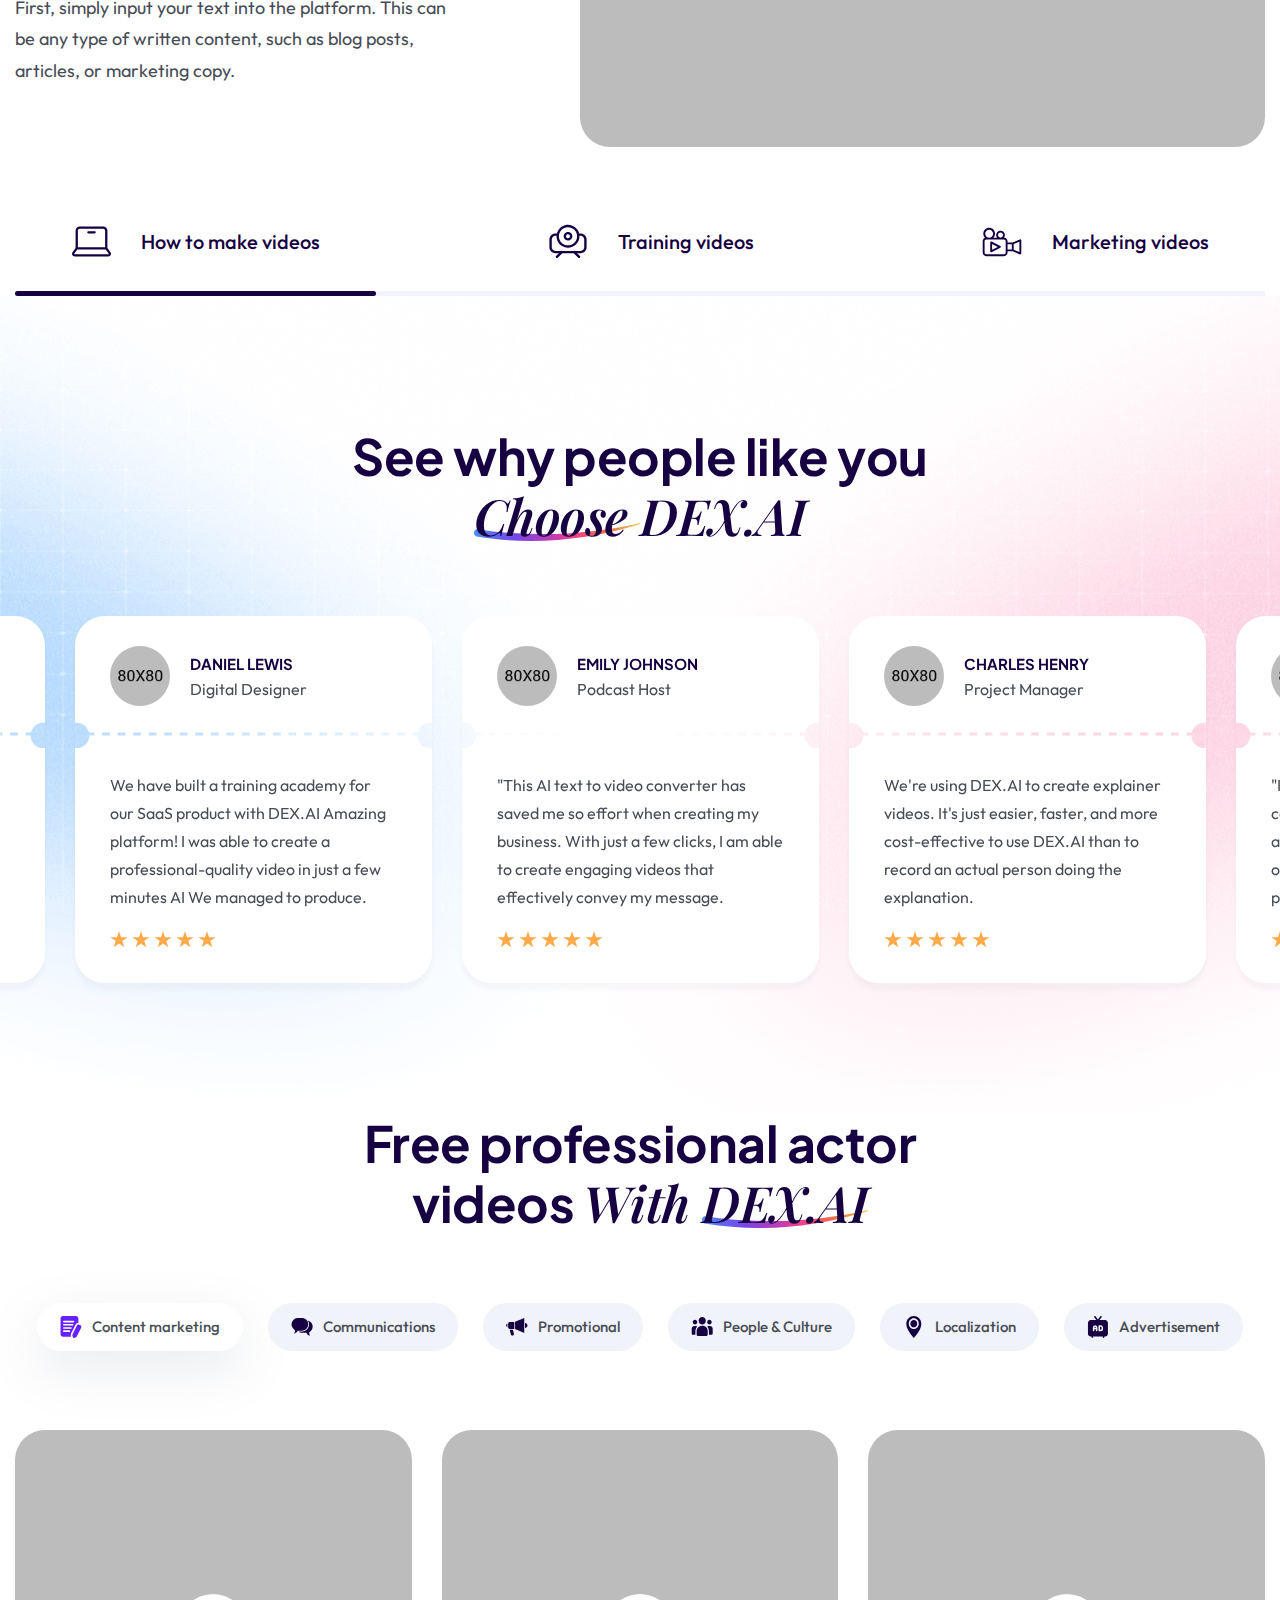
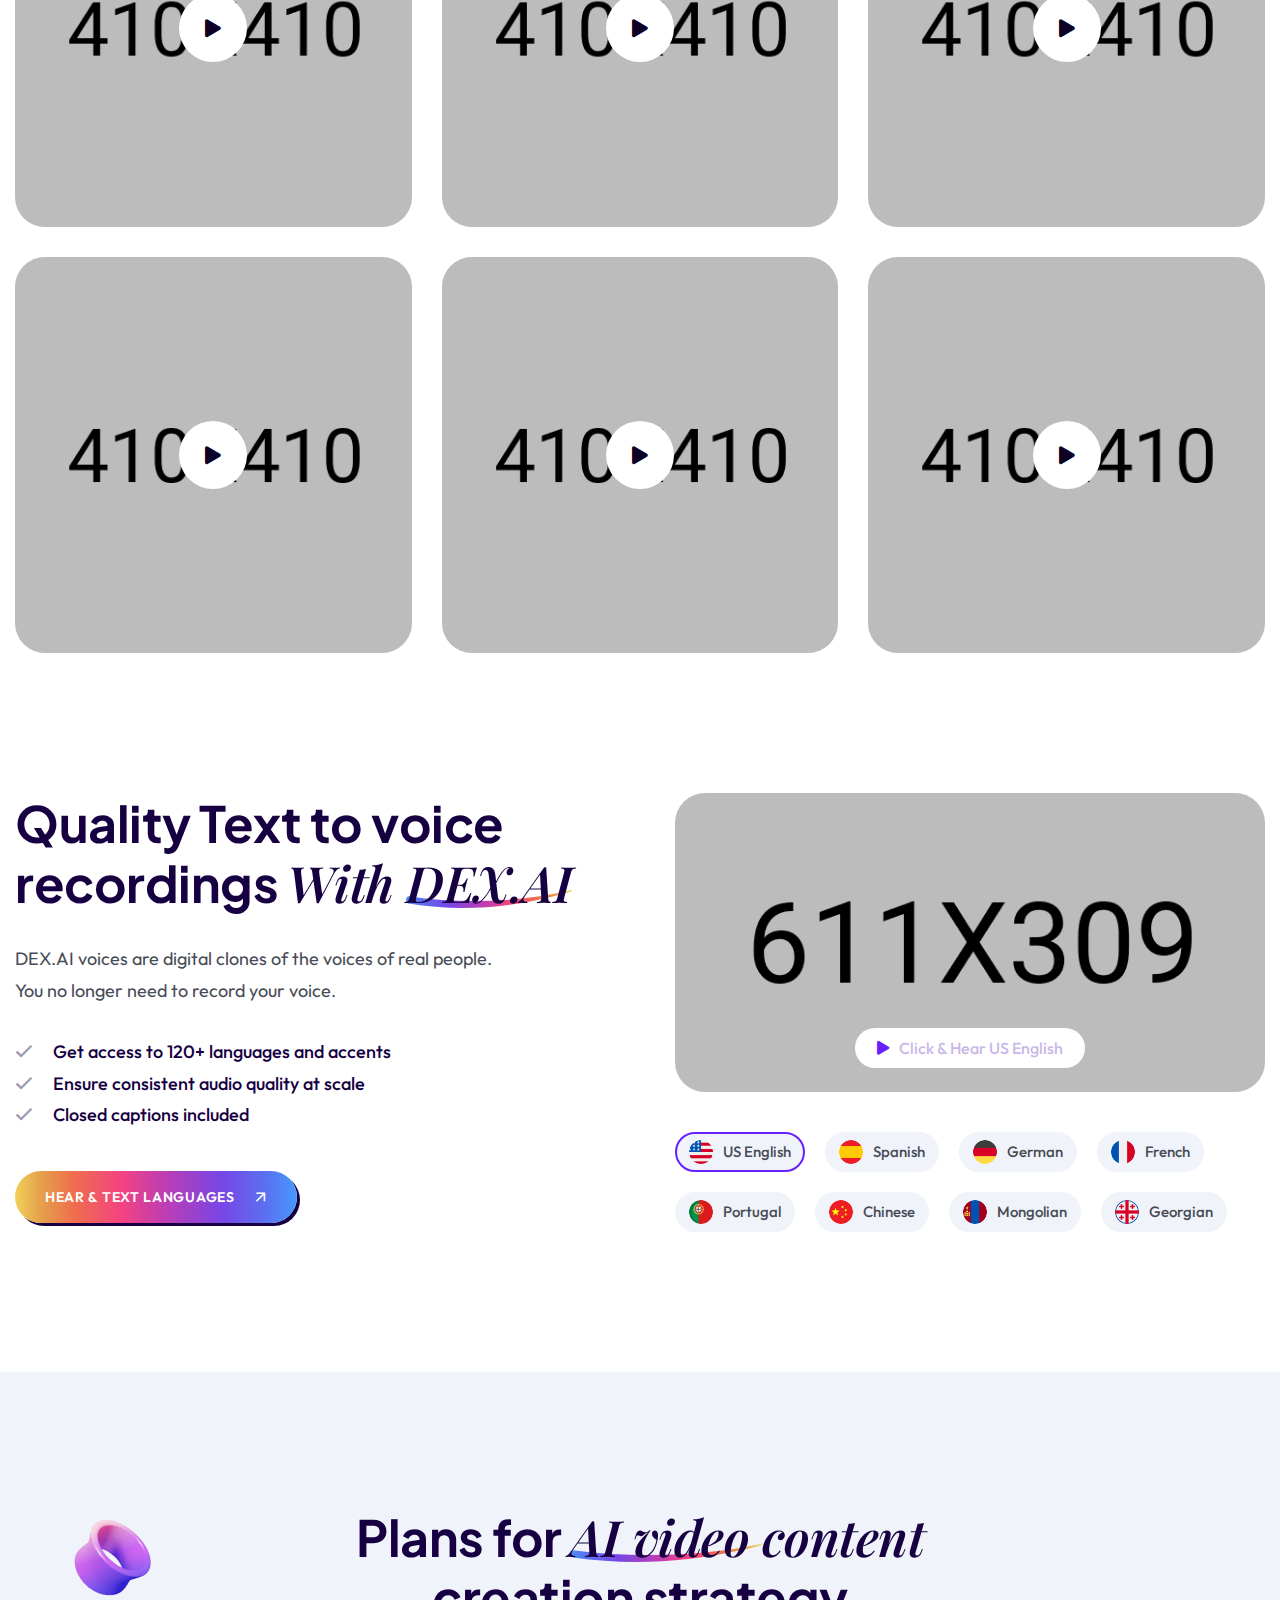
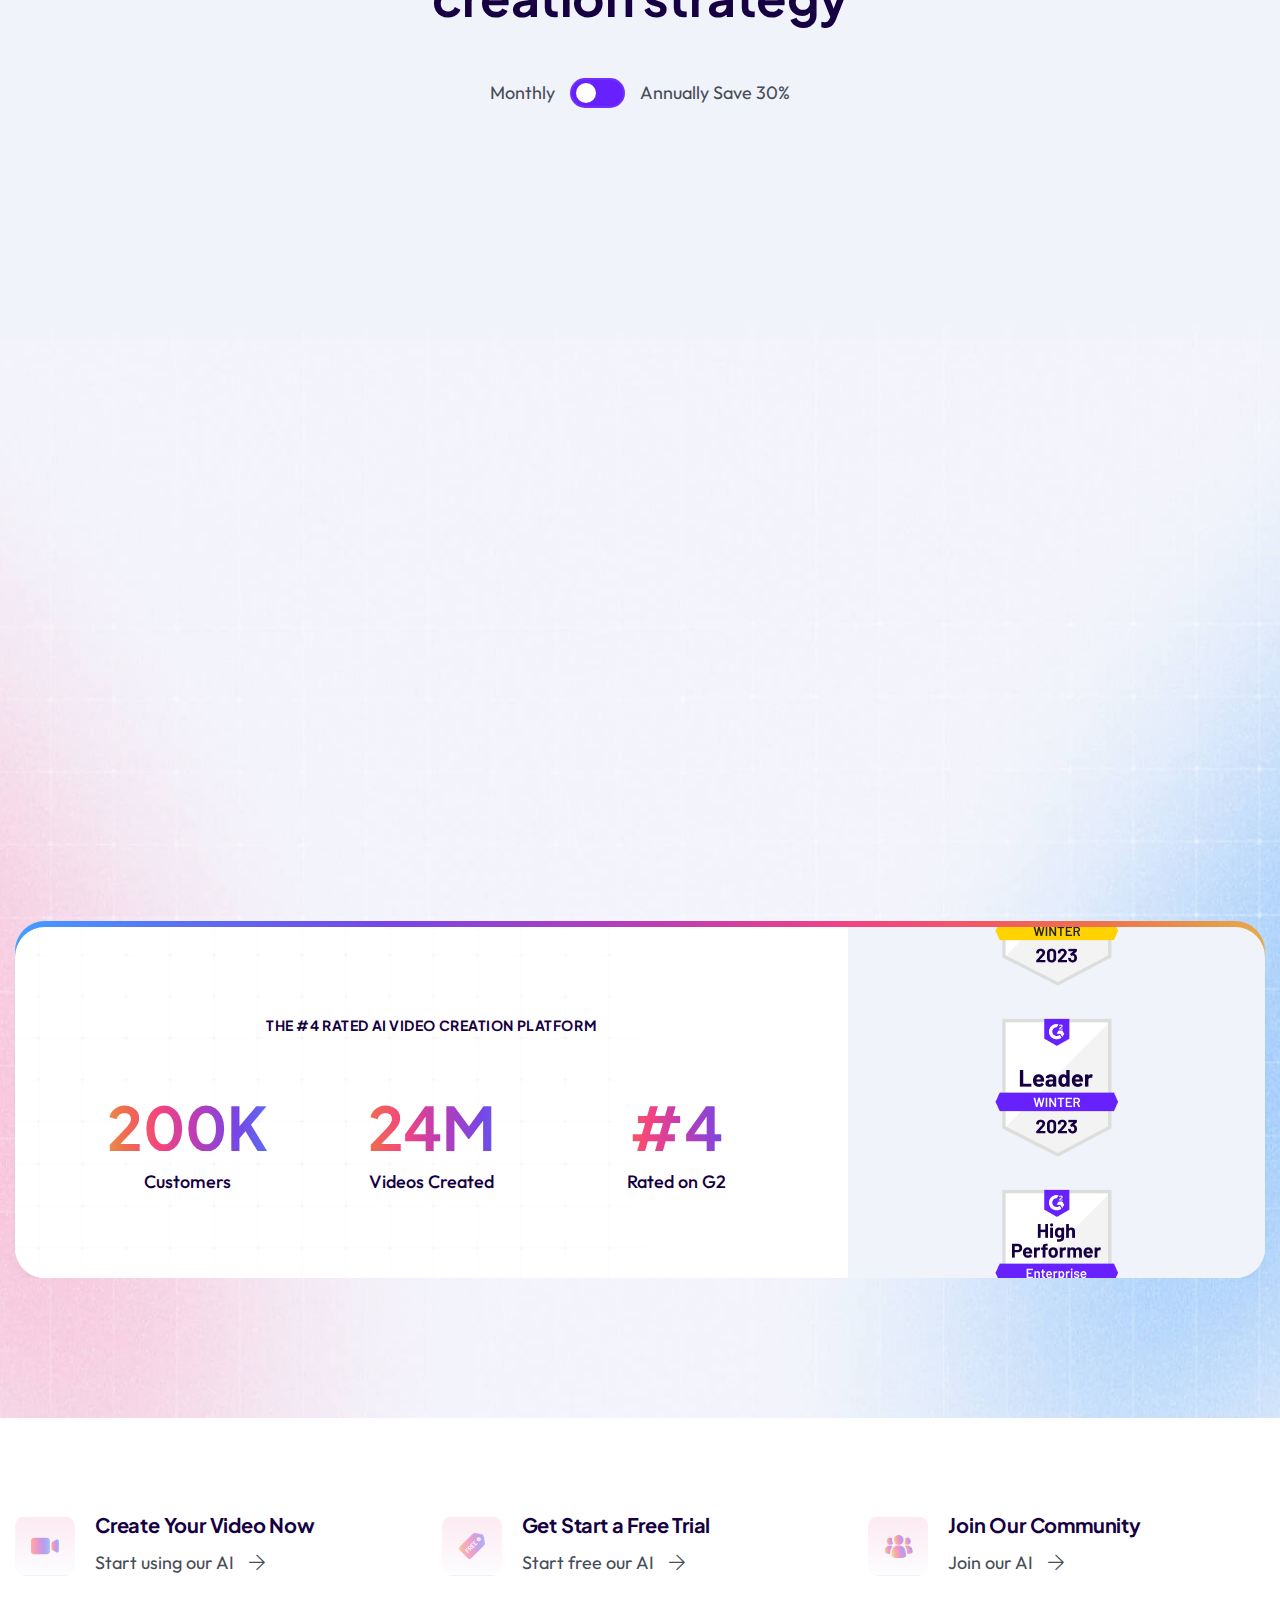
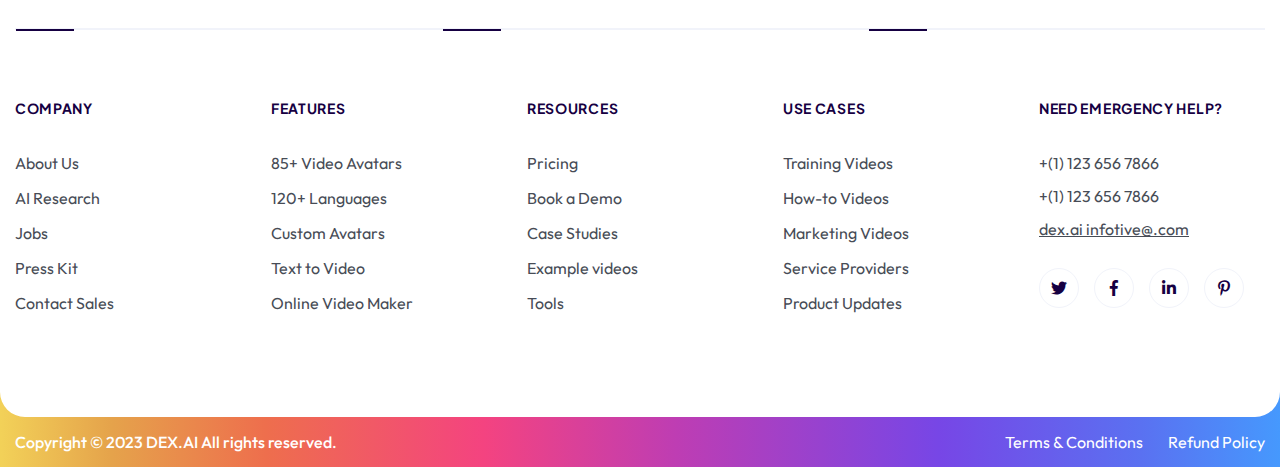
<file: bucard-academy-template/dexai/index-2.html>
<!doctype html>
<html class="no-js" lang="en">
    <head>
        <meta charset="utf-8">
        <meta http-equiv="x-ua-compatible" content="ie=edge">
        <title>Dex.AI - AI Writer & Tech Startup Landing Page Template</title>
        <meta name="description" content="Dex.AI - AI Writer & Tech Startup Landing Page Template">
        <meta name="viewport" content="width=device-width, initial-scale=1">

		<link rel="shortcut icon" type="image/x-icon" href="assets/img/favicon.png">
        <!-- Place favicon.ico in the root directory -->

        <!-- CSS here -->
        <link rel="stylesheet" href="assets/css/bootstrap.min.css">
        <link rel="stylesheet" href="assets/css/animate.min.css">
        <link rel="stylesheet" href="assets/css/magnific-popup.css">
        <link rel="stylesheet" href="assets/css/fontawesome-all.min.css">
        <link rel="stylesheet" href="assets/css/odometer.css">
        <link rel="stylesheet" href="assets/css/slick.css">
        <link rel="stylesheet" href="assets/css/select2.min.css">
        <link rel="stylesheet" href="assets/css/animatedheadline.css">
        <link rel="stylesheet" href="assets/css/aos.css">
        <link rel="stylesheet" href="assets/css/default.css">
        <link rel="stylesheet" href="assets/css/style.css">
        <link rel="stylesheet" href="assets/css/responsive.css">
    </head>
    <body>

        <!-- Preloader -->
        <div id="preloader">
            <div class="spinner">
                <div class="rect1"></div>
                <div class="rect2"></div>
                <div class="rect3"></div>
                <div class="rect4"></div>
                <div class="rect5"></div>
            </div>
        </div>
        <!-- Preloader -->

		<!-- Scroll-top -->
        <button class="scroll-top scroll-to-target" data-target="html">
            <i class="fas fa-angle-up"></i>
        </button>
        <!-- Scroll-top-end-->

        <!-- header-area -->
        <header>
            <div id="sticky-header" class="menu-area transparent-header">
                <div class="container custom-container">
                    <div class="row">
                        <div class="col-12">
                            <div class="mobile-nav-toggler"><i class="fas fa-bars"></i></div>
                            <div class="menu-wrap">
                                <nav class="menu-nav">
                                    <div class="logo">
                                        <a href="index.html"><img src="assets/img/logo/logo.png" alt="Logo"></a>
                                    </div>
                                    <div class="navbar-wrap main-menu d-none d-lg-flex">
                                        <ul class="navigation">
                                            <li class="active menu-item-has-children tg-mega-menu-has-children"><a href="#">Əsas səhifə</a>
                                                <div class="tg-mega-menu-wrap black-bg">
                                                    <div class="row row-cols-1 row-cols-lg-4 row-cols-xl-4">
                                                        <div class="col">
                                                            <div class="mega-menu-item active">
                                                                <div class="mega-menu-thumb">
                                                                    <a href="index.html"><img src="assets/img/images/home_img01.jpg" alt=""></a>
                                                                </div>
                                                                <div class="mega-menu-content">
                                                                    <h4 class="title"><a href="index.html">01: Ai Content Writer</a></h4>
                                                                </div>
                                                            </div>
                                                        </div>
                                                        <div class="col">
                                                            <div class="mega-menu-item">
                                                                <div class="mega-menu-thumb">
                                                                    <a href="index-2.html"><img src="assets/img/images/home_img02.jpg" alt=""></a>
                                                                </div>
                                                                <div class="mega-menu-content">
                                                                    <h4 class="title"><a href="index-2.html">02: Text to Video Ai</a></h4>
                                                                </div>
                                                            </div>
                                                        </div>
                                                        <div class="col">
                                                            <div class="mega-menu-item">
                                                                <div class="mega-menu-thumb">
                                                                    <a href="index-3.html"><img src="assets/img/images/home_img03.jpg" alt=""></a>
                                                                </div>
                                                                <div class="mega-menu-content">
                                                                    <h4 class="title"><a href="index-3.html">03:Text to Speech Ai</a></h4>
                                                                </div>
                                                            </div>
                                                        </div>
                                                        <div class="col">
                                                            <div class="mega-menu-item">
                                                                <div class="mega-menu-thumb">
                                                                    <img src="assets/img/images/coming_soon.jpg" alt="">
                                                                </div>
                                                                <div class="mega-menu-content">
                                                                    <h4 class="title">04: Coming Soon</h4>
                                                                </div>
                                                            </div>
                                                        </div>
                                                    </div>
                                                </div>
                                            </li>
                                            <li><a href="about.html">Haqqımızda</a></li>
                                            <li class="menu-item"><a href="#">Proqramlar</a>
                                            </li>
                                            <li class="menu-item"><a href="#">Təlimçilər</a>
                                                
                                            </li>
                                            <li><a href="contact.html">Əlaqə</a></li>
                                        </ul>
                                    </div>
                                    <div class="header-action d-none d-md-block">
                                        <ul class="list-wrap">
                                            <li class="header-lang">
                                                <div class="dropdown">
                                                    <button class="dropdown-toggle" type="button" id="dropdownMenuButton1" data-bs-toggle="dropdown" aria-haspopup="true" aria-expanded="false">
                                                        <img src="assets/img/icon/united-states.jpg" alt="">EN
                                                    </button>
                                                    <div class="dropdown-menu" aria-labelledby="dropdownMenuButton1">
                                                        <a class="dropdown-item" href="index.html"><img src="assets/img/icon/Flag_of_Azerbaijan.svg" alt="">AZE</a>
                                                    </div>
                                                </div>
                                            </li>
                                            <li class="header-btn"><a href="login.html" class="btn">Müracİət</a></li>
                                        </ul>
                                    </div>
                                </nav>
                            </div>

                            <!-- Mobile Menu  -->
                            <div class="mobile-menu">
                                <nav class="menu-box">
                                    <div class="close-btn"><i class="fas fa-times"></i></div>
                                    <div class="nav-logo">
                                        <a href="index.html"><img src="assets/img/logo/logo.png" alt="Logo"></a>
                                    </div>
                                    <div class="menu-outer">
                                        <!--Here Menu Will Come Automatically Via Javascript / Same Menu as in Header-->
                                    </div>
                                    <div class="social-links">
                                        <ul class="clearfix list-wrap">
                                            <li><a href="#"><i class="fab fa-facebook-f"></i></a></li>
                                            <li><a href="#"><i class="fab fa-twitter"></i></a></li>
                                            <li><a href="#"><i class="fab fa-instagram"></i></a></li>
                                            <li><a href="#"><i class="fab fa-linkedin-in"></i></a></li>
                                            <li><a href="#"><i class="fab fa-youtube"></i></a></li>
                                        </ul>
                                    </div>
                                </nav>
                            </div>
                            <div class="menu-backdrop"></div>
                            <!-- End Mobile Menu -->

                        </div>
                    </div>
                </div>
            </div>
        </header>
        <!-- header-area-end -->

        <!-- main-area -->
        <main>

            <!-- banner-area -->
            <section class="banner-area-two">
                <div class="container">
                    <div class="row justify-content-center">
                        <div class="col-xl-9 col-lg-10">
                            <div class="banner-content-two">
                                <h2 class="title wow fadeInUp" data-wow-delay=".2s">Create videos from plain
                                    <span>text
                                        <strong>
                                            in minutes
                                            <svg viewBox="0 0 345 23" fill="none" xmlns="http://www.w3.org/2000/svg">
                                                <path fill-rule="evenodd" clip-rule="evenodd"
                                                    d="M344.366 0.00527191C231.51 16.2892 117.803 18.0623 5.82257 7.9456C3.59842 7.74418 0.292572 9.4891 0.0174561 12.1809C-0.260559 14.9221 2.83823 17.0748 5.06818 17.301C117.89 28.79 231.159 22.6085 344.545 1.4609C345.266 1.32606 345.074 -0.0971813 344.366 0.00527191Z"
                                                    fill="url(#banner)" />
                                                <defs>
                                                    <linearGradient id="banner" x1="376.061" y1="0.000463246" x2="10.2776" y2="101.79"
                                                        gradientUnits="userSpaceOnUse">
                                                        <stop offset="0.0361276" stop-color="#FAEC60" />
                                                        <stop offset="0.159651" stop-color="#E5A34B" />
                                                        <stop offset="0.269837" stop-color="#EE6E4D" />
                                                        <stop offset="0.42316" stop-color="#F44380" />
                                                        <stop offset="0.55979" stop-color="#BE3DB3" />
                                                        <stop offset="0.745252" stop-color="#7746E6" />
                                                        <stop offset="0.888441" stop-color="#5A71F1" />
                                                        <stop offset="1" stop-color="#439EFF" />
                                                    </linearGradient>
                                                </defs>
                                            </svg>
                                        </strong>
                                    </span>
                                </h2>
                                <p class="wow fadeInUp" data-wow-delay=".4s">DEX.AI is an AI video creation platform. Thousands of companies use it to create videos in 120 languages, saving up to 80% of their time and budget.</p>
                                <div class="banner-btn-two">
                                    <a href="work.html" class="gradient-btn gradient-btn-three wow fadeInLeft" data-wow-delay=".6s">create a free ai video</a>
                                    <a href="work.html" class="btn btn-three wow fadeInRight" data-wow-delay=".6s">create a free ai video</a>
                                </div>
                            </div>
                        </div>
                    </div>
                </div>
                <div class="banner-shape-wrap">
                    <img src="assets/img/banner/banner_shape01.png" alt="" class="rotateme">
                    <img src="assets/img/banner/banner_shape02.png" alt="" class="alltuchtopdown">
                </div>
            </section>
            <!-- banner-area-end -->

            <!-- features-area -->
            <div class="features-area features-bg" data-background="assets/img/bg/features_bg.png">
                <div class="features-item-wrap">
                    <div class="container">
                        <div class="row justify-content-center">
                            <div class="col-xl-3 col-lg-4 col-md-6">
                                <div class="features-item">
                                    <div class="icon">
                                        <i class="far fa-check"></i>
                                    </div>
                                    <div class="content">
                                        <span>Customizable templates</span>
                                    </div>
                                </div>
                            </div>
                            <div class="col-xl-3 col-lg-4 col-md-6">
                                <div class="features-item">
                                    <div class="icon">
                                        <i class="far fa-check"></i>
                                    </div>
                                    <div class="content">
                                        <span>High-quality video output</span>
                                    </div>
                                </div>
                            </div>
                            <div class="col-xl-3 col-lg-4 col-md-6">
                                <div class="features-item">
                                    <div class="icon">
                                        <i class="far fa-check"></i>
                                    </div>
                                    <div class="content">
                                        <span>Fast processing time</span>
                                    </div>
                                </div>
                            </div>
                            <div class="col-xl-3 col-lg-4 col-md-6">
                                <div class="features-item">
                                    <div class="icon">
                                        <i class="far fa-check"></i>
                                    </div>
                                    <div class="content">
                                        <span>Multi-language support</span>
                                    </div>
                                </div>
                            </div>
                        </div>
                    </div>
                </div>
                <div class="container custom-container">
                    <div class="features-img">
                        <img src="assets/img/images/features_img.png" alt="">
                    </div>
                </div>
                <div class="features-shape-wrap">
                    <img src="assets/img/images/features_shape01.png" alt="" data-aos="fade-right" data-aos-delay="300">
                    <img src="assets/img/images/features_shape02.png" alt="" class="alltuchtopdown">
                    <img src="assets/img/images/features_shape03.png" alt="">
                </div>
            </div>
            <!-- features-area-end -->

            <!-- brand-area -->
            <div class="brand-area-two pb-100">
                <div class="container-fluid g-0">
                    <div class="brand-item-wrap">
                        <h4 class="title">Trusted by 10,000+ marketing teams</h4>
                        <div class="brand-active-two">
                            <div class="brand-item-two">
                                <img src="assets/img/brand/h2_brand_img01.png" alt="">
                            </div>
                            <div class="brand-item-two">
                                <img src="assets/img/brand/h2_brand_img02.png" alt="">
                            </div>
                            <div class="brand-item-two">
                                <img src="assets/img/brand/h2_brand_img03.png" alt="">
                            </div>
                            <div class="brand-item-two">
                                <img src="assets/img/brand/h2_brand_img04.png" alt="">
                            </div>
                            <div class="brand-item-two">
                                <img src="assets/img/brand/h2_brand_img05.png" alt="">
                            </div>
                            <div class="brand-item-two">
                                <img src="assets/img/brand/h2_brand_img06.png" alt="">
                            </div>
                            <div class="brand-item-two">
                                <img src="assets/img/brand/h2_brand_img07.png" alt="">
                            </div>
                            <div class="brand-item-two">
                                <img src="assets/img/brand/h2_brand_img08.png" alt="">
                            </div>
                            <div class="brand-item-two">
                                <img src="assets/img/brand/h2_brand_img09.png" alt="">
                            </div>
                        </div>
                        <div class="brand-active-three"  dir="rtl">
                            <div class="brand-item-two">
                                <img src="assets/img/brand/h2_brand_img01.png" alt="">
                            </div>
                            <div class="brand-item-two">
                                <img src="assets/img/brand/h2_brand_img02.png" alt="">
                            </div>
                            <div class="brand-item-two">
                                <img src="assets/img/brand/h2_brand_img03.png" alt="">
                            </div>
                            <div class="brand-item-two">
                                <img src="assets/img/brand/h2_brand_img04.png" alt="">
                            </div>
                            <div class="brand-item-two">
                                <img src="assets/img/brand/h2_brand_img05.png" alt="">
                            </div>
                            <div class="brand-item-two">
                                <img src="assets/img/brand/h2_brand_img06.png" alt="">
                            </div>
                            <div class="brand-item-two">
                                <img src="assets/img/brand/h2_brand_img07.png" alt="">
                            </div>
                            <div class="brand-item-two">
                                <img src="assets/img/brand/h2_brand_img08.png" alt="">
                            </div>
                            <div class="brand-item-two">
                                <img src="assets/img/brand/h2_brand_img09.png" alt="">
                            </div>
                        </div>
                    </div>
                </div>
            </div>
            <!-- brand-area-end -->

            <!-- compare-area -->
            <section class="compare-area">
                <div class="container">
                    <div class="row justify-content-center">
                        <div class="col-xl-7 col-lg-8">
                            <div class="section-title-two text-center mb-70">
                                <h2 class="title">Say goodbye to expensive
                                    <span>traditional
                                        <strong>
                                            video creation
                                            <svg viewBox="0 0 345 23" fill="none" xmlns="http://www.w3.org/2000/svg" preserveAspectRatio="none">
                                                <path fill-rule="evenodd" clip-rule="evenodd"
                                                    d="M344.366 0.00527191C231.51 16.2892 117.803 18.0623 5.82257 7.9456C3.59842 7.74418 0.292572 9.4891 0.0174561 12.1809C-0.260559 14.9221 2.83823 17.0748 5.06818 17.301C117.89 28.79 231.159 22.6085 344.545 1.4609C345.266 1.32606 345.074 -0.0971813 344.366 0.00527191Z"
                                                    fill="url(#compare)" />
                                                <defs>
                                                    <linearGradient id="compare" x1="376.061" y1="0.000463246" x2="10.2776" y2="101.79"
                                                        gradientUnits="userSpaceOnUse">
                                                        <stop offset="0.0361276" stop-color="#FAEC60" />
                                                        <stop offset="0.159651" stop-color="#E5A34B" />
                                                        <stop offset="0.269837" stop-color="#EE6E4D" />
                                                        <stop offset="0.42316" stop-color="#F44380" />
                                                        <stop offset="0.55979" stop-color="#BE3DB3" />
                                                        <stop offset="0.745252" stop-color="#7746E6" />
                                                        <stop offset="0.888441" stop-color="#5A71F1" />
                                                        <stop offset="1" stop-color="#439EFF" />
                                                    </linearGradient>
                                                </defs>
                                            </svg>
                                        </strong>
                                    </span>
                                </h2>
                            </div>
                        </div>
                    </div>
                    <div class="row justify-content-center">
                        <div class="col-lg-6 col-md-10">
                            <div class="compare-item">
                                <div class="compare-thumb">
                                    <img src="assets/img/images/compare_img01.jpg" alt="">
                                </div>
                                <div class="compare-content">
                                    <h3 class="title">Traditional video creation</h3>
                                    <div class="compare-list">
                                        <ul class="list-wrap delete-item">
                                            <li>Working with expensive 3rd parties</li>
                                            <li>Hiring actors, equipment and studios</li>
                                            <li>Editing requires complex tools and knowledge</li>
                                            <li>Updating videos results in additional time and cost</li>
                                            <li>Localizing a video doubles the initial investment</li>
                                        </ul>
                                    </div>
                                </div>
                            </div>
                        </div>
                        <div class="col-lg-6 col-md-10">
                            <div class="compare-item">
                                <div class="compare-thumb">
                                    <img src="assets/img/images/compare_img02.jpg" alt="">
                                </div>
                                <div class="compare-content">
                                    <h3 class="title">DEX.AI video creation</h3>
                                    <div class="compare-list">
                                        <ul class="list-wrap">
                                            <li>Affordable video production starting at $30/month</li>
                                            <li>Web-based app accessible in your browser</li>
                                            <li>Intuitive interface, suitable for beginners</li>
                                            <li>Edit or update your video at any time</li>
                                            <li>Localise videos in 120+ languages and accents</li>
                                        </ul>
                                    </div>
                                </div>
                            </div>
                        </div>
                    </div>
                </div>
                <div class="compare-shape-wrap">
                    <img src="assets/img/images/compare_shape01.png" alt="" data-aos="fade-left" data-aos-delay="300">
                    <img src="assets/img/images/compare_shape02.png" alt="" data-aos="fade-right" data-aos-delay="300">
                </div>
            </section>
            <!-- compare-area-end -->

            <!-- about-area -->
            <section class="about-area">
                <div class="container">
                    <div class="row">
                        <div class="col-lg-12">
                            <div class="about-wrap">
                                <div class="tab-content" id="myTabContent">
                                    <div class="tab-pane fade show active" id="make-tab-pane" role="tabpanel" aria-labelledby="make-tab" tabindex="0">
                                        <div class="row">
                                            <div class="col-lg-7 order-0 order-lg-2">
                                                <div class="about-img">
                                                    <img src="assets/img/images/about_img.jpg" alt="">
                                                    <a href="http://www.youtube.com/watch?v=1iIZeIy7TqM" class="play-btn popup-video"><i class="fas fa-play"></i></a>
                                                </div>
                                            </div>
                                            <div class="col-lg-5">
                                                <div class="about-content">
                                                    <div class="section-title-two mb-60">
                                                        <h2 class="title">Used by over
                                                            <span>
                                                                <strong>
                                                                    40,000
                                                                    <svg viewBox="0 0 345 23" fill="none" xmlns="http://www.w3.org/2000/svg" preserveAspectRatio="none">
                                                                        <path fill-rule="evenodd" clip-rule="evenodd"
                                                                            d="M344.366 0.00527191C231.51 16.2892 117.803 18.0623 5.82257 7.9456C3.59842 7.74418 0.292572 9.4891 0.0174561 12.1809C-0.260559 14.9221 2.83823 17.0748 5.06818 17.301C117.89 28.79 231.159 22.6085 344.545 1.4609C345.266 1.32606 345.074 -0.0971813 344.366 0.00527191Z"
                                                                            fill="url(#title-01)" />
                                                                        <defs>
                                                                            <linearGradient id="title-01" x1="376.061" y1="0.000463246" x2="10.2776" y2="101.79"
                                                                                gradientUnits="userSpaceOnUse">
                                                                                <stop offset="0.0361276" stop-color="#FAEC60" />
                                                                                <stop offset="0.159651" stop-color="#E5A34B" />
                                                                                <stop offset="0.269837" stop-color="#EE6E4D" />
                                                                                <stop offset="0.42316" stop-color="#F44380" />
                                                                                <stop offset="0.55979" stop-color="#BE3DB3" />
                                                                                <stop offset="0.745252" stop-color="#7746E6" />
                                                                                <stop offset="0.888441" stop-color="#5A71F1" />
                                                                                <stop offset="1" stop-color="#439EFF" />
                                                                            </linearGradient>
                                                                        </defs>
                                                                    </svg>
                                                                </strong>
                                                                training,
                                                            </span>
                                                            support and marketing teams
                                                        </h2>
                                                    </div>
                                                    <p>First, simply input your text into the platform. This can be any type of written content, such as blog posts, articles, or marketing copy.</p>
                                                </div>
                                            </div>
                                        </div>
                                    </div>
                                    <div class="tab-pane fade" id="training-tab-pane" role="tabpanel" aria-labelledby="training-tab" tabindex="0">
                                        <div class="row">
                                            <div class="col-lg-7 order-0 order-lg-2">
                                                <div class="about-img">
                                                    <img src="assets/img/images/about_img.jpg" alt="">
                                                    <a href="http://www.youtube.com/watch?v=1iIZeIy7TqM" class="play-btn popup-video"><i class="fas fa-play"></i></a>
                                                </div>
                                            </div>
                                            <div class="col-lg-5">
                                                <div class="about-content">
                                                    <div class="section-title-two mb-60">
                                                        <h2 class="title">Used by over
                                                            <span>
                                                                <strong>
                                                                    40,000
                                                                    <svg viewBox="0 0 345 23" fill="none" xmlns="http://www.w3.org/2000/svg" preserveAspectRatio="none">
                                                                        <path fill-rule="evenodd" clip-rule="evenodd"
                                                                            d="M344.366 0.00527191C231.51 16.2892 117.803 18.0623 5.82257 7.9456C3.59842 7.74418 0.292572 9.4891 0.0174561 12.1809C-0.260559 14.9221 2.83823 17.0748 5.06818 17.301C117.89 28.79 231.159 22.6085 344.545 1.4609C345.266 1.32606 345.074 -0.0971813 344.366 0.00527191Z"
                                                                            fill="url(#title-02)" />
                                                                        <defs>
                                                                            <linearGradient id="title-02" x1="376.061" y1="0.000463246" x2="10.2776" y2="101.79"
                                                                                gradientUnits="userSpaceOnUse">
                                                                                <stop offset="0.0361276" stop-color="#FAEC60" />
                                                                                <stop offset="0.159651" stop-color="#E5A34B" />
                                                                                <stop offset="0.269837" stop-color="#EE6E4D" />
                                                                                <stop offset="0.42316" stop-color="#F44380" />
                                                                                <stop offset="0.55979" stop-color="#BE3DB3" />
                                                                                <stop offset="0.745252" stop-color="#7746E6" />
                                                                                <stop offset="0.888441" stop-color="#5A71F1" />
                                                                                <stop offset="1" stop-color="#439EFF" />
                                                                            </linearGradient>
                                                                        </defs>
                                                                    </svg>
                                                                </strong>
                                                                training,
                                                            </span>
                                                            support and marketing teams
                                                        </h2>
                                                    </div>
                                                    <p>First, simply input your text into the platform. This can be any type of written content, such as blog posts, articles, or marketing copy.</p>
                                                </div>
                                            </div>
                                        </div>
                                    </div>
                                    <div class="tab-pane fade" id="marketing-tab-pane" role="tabpanel" aria-labelledby="marketing-tab" tabindex="0">
                                        <div class="row">
                                            <div class="col-lg-7 order-0 order-lg-2">
                                                <div class="about-img">
                                                    <img src="assets/img/images/about_img.jpg" alt="">
                                                    <a href="http://www.youtube.com/watch?v=1iIZeIy7TqM" class="play-btn popup-video"><i class="fas fa-play"></i></a>
                                                </div>
                                            </div>
                                            <div class="col-lg-5">
                                                <div class="about-content">
                                                    <div class="section-title-two mb-60">
                                                        <h2 class="title">Used by over
                                                            <span>
                                                                <strong>
                                                                    40,000
                                                                    <svg viewBox="0 0 345 23" fill="none" xmlns="http://www.w3.org/2000/svg" preserveAspectRatio="none">
                                                                        <path fill-rule="evenodd" clip-rule="evenodd"
                                                                            d="M344.366 0.00527191C231.51 16.2892 117.803 18.0623 5.82257 7.9456C3.59842 7.74418 0.292572 9.4891 0.0174561 12.1809C-0.260559 14.9221 2.83823 17.0748 5.06818 17.301C117.89 28.79 231.159 22.6085 344.545 1.4609C345.266 1.32606 345.074 -0.0971813 344.366 0.00527191Z" fill="url(#title-03)" />
                                                                        <defs>
                                                                            <linearGradient id="title-03" x1="376.061" y1="0.000463246" x2="10.2776" y2="101.79"
                                                                                gradientUnits="userSpaceOnUse">
                                                                                <stop offset="0.0361276" stop-color="#FAEC60" />
                                                                                <stop offset="0.159651" stop-color="#E5A34B" />
                                                                                <stop offset="0.269837" stop-color="#EE6E4D" />
                                                                                <stop offset="0.42316" stop-color="#F44380" />
                                                                                <stop offset="0.55979" stop-color="#BE3DB3" />
                                                                                <stop offset="0.745252" stop-color="#7746E6" />
                                                                                <stop offset="0.888441" stop-color="#5A71F1" />
                                                                                <stop offset="1" stop-color="#439EFF" />
                                                                            </linearGradient>
                                                                        </defs>
                                                                    </svg>
                                                                </strong>
                                                                training,
                                                            </span>
                                                            support and marketing teams
                                                        </h2>
                                                    </div>
                                                    <p>First, simply input your text into the platform. This can be any type of written content, such as blog posts, articles, or marketing copy.</p>
                                                </div>
                                            </div>
                                        </div>
                                    </div>
                                </div>
                                <ul class="nav nav-tabs" id="myTab" role="tablist">
                                    <li class="nav-item" role="presentation">
                                        <button class="nav-link active" id="make-tab" data-bs-toggle="tab" data-bs-target="#make-tab-pane" type="button" role="tab" aria-controls="make-tab-pane" aria-selected="true">
                                            <span class="icon"><img src="assets/img/icon/about_icon01.svg" alt=""></span> How to make videos
                                        </button>
                                    </li>
                                    <li class="nav-item" role="presentation">
                                        <button class="nav-link" id="training-tab" data-bs-toggle="tab" data-bs-target="#training-tab-pane" type="button" role="tab" aria-controls="training-tab-pane" aria-selected="false">
                                            <span class="icon"><img src="assets/img/icon/about_icon02.svg" alt=""></span> Training videos
                                        </button>
                                    </li>
                                    <li class="nav-item" role="presentation">
                                        <button class="nav-link" id="marketing-tab" data-bs-toggle="tab" data-bs-target="#marketing-tab-pane" type="button" role="tab" aria-controls="marketing-tab-pane" aria-selected="false">
                                            <span class="icon"><img src="assets/img/icon/about_icon03.svg" alt=""></span> Marketing videos
                                        </button>
                                    </li>
                                </ul>
                            </div>
                        </div>
                    </div>
                </div>
                <div class="about-shape">
                    <img src="assets/img/images/about_shape.png" alt="" class="alltuchtopdown">
                </div>
            </section>
            <!-- about-area-end -->

            <!-- testimonial-area -->
            <section class="testimonial-area-two testimonial-bg" data-background="assets/img/bg/testimonial_bg.png">
                <div class="container">
                    <div class="row justify-content-center">
                        <div class="col-xl-6 col-lg-7">
                            <div class="section-title-two text-center mb-70">
                                <h2 class="title">See why people like you
                                    <span>
                                        <strong>
                                            Choose
                                            <svg viewBox="0 0 345 23" fill="none" xmlns="http://www.w3.org/2000/svg" preserveAspectRatio="none">
                                                <path fill-rule="evenodd" clip-rule="evenodd"
                                                    d="M344.366 0.00527191C231.51 16.2892 117.803 18.0623 5.82257 7.9456C3.59842 7.74418 0.292572 9.4891 0.0174561 12.1809C-0.260559 14.9221 2.83823 17.0748 5.06818 17.301C117.89 28.79 231.159 22.6085 344.545 1.4609C345.266 1.32606 345.074 -0.0971813 344.366 0.00527191Z"
                                                    fill="url(#testimonial_title)" />
                                                <defs>
                                                    <linearGradient id="testimonial_title" x1="376.061" y1="0.000463246" x2="10.2776" y2="101.79"
                                                        gradientUnits="userSpaceOnUse">
                                                        <stop offset="0.0361276" stop-color="#FAEC60" />
                                                        <stop offset="0.159651" stop-color="#E5A34B" />
                                                        <stop offset="0.269837" stop-color="#EE6E4D" />
                                                        <stop offset="0.42316" stop-color="#F44380" />
                                                        <stop offset="0.55979" stop-color="#BE3DB3" />
                                                        <stop offset="0.745252" stop-color="#7746E6" />
                                                        <stop offset="0.888441" stop-color="#5A71F1" />
                                                        <stop offset="1" stop-color="#439EFF" />
                                                    </linearGradient>
                                                </defs>
                                            </svg>
                                        </strong>
                                        DEX.AI
                                    </span>
                                </h2>
                            </div>
                        </div>
                    </div>
                    <div class="testimonial-item-wrap-two">
                        <div class="row testimonial-active-two">
                            <div class="col-lg-4">
                                <div class="testimonial-item-two">
                                    <div class="testimonial-shape-two">
                                        <svg viewBox="0 0 371 375" fill="none" xmlns="http://www.w3.org/2000/svg" preserveAspectRatio="none">
                                            <path fill-rule="evenodd" clip-rule="evenodd" d="M371 0H0V109.153C0.651939 109.052 1.31987 109 2 109C8.14716 109 13.2978 113.267 14.6521 119H20.163V122H15C15 129.18 9.1797 135 2 135C1.31987 135 0.651939 134.948 0 134.847V375H371V134.847C370.348 134.948 369.68 135 369 135C361.82 135 356 129.18 356 122H350.837V119H356.348C357.702 113.267 362.853 109 369 109C369.68 109 370.348 109.052 371 109.153V0ZM28.2283 122H36.2935V119H28.2283V122ZM44.3587 122H52.4239V119H44.3587V122ZM60.4891 122H68.5543V119H60.4891V122ZM76.6196 122H84.6848V119H76.6196V122ZM92.75 122H100.815V119H92.75V122ZM108.88 122H116.946V119H108.88V122ZM125.011 122H133.076V119H125.011V122ZM141.141 122H149.207V119H141.141V122ZM157.272 122H165.337V119H157.272V122ZM173.402 122H181.467V119H173.402V122ZM189.533 122H197.598V119H189.533V122ZM205.663 122H213.728V119H205.663V122ZM221.793 122H229.859V119H221.793V122ZM237.924 122H245.989V119H237.924V122ZM254.054 122H262.12V119H254.054V122ZM270.185 122H278.25V119H270.185V122ZM286.315 122H294.38V119H286.315V122ZM302.446 122H310.511V119H302.446V122ZM318.576 122H326.641V119H318.576V122ZM334.706 122H342.772V119H334.706V122Z" fill="currentcolor" />
                                        </svg>
                                    </div>
                                    <div class="testimonial-avatar">
                                        <div class="testi-avatar-img">
                                            <img src="assets/img/images/testi_avatar01.png" alt="">
                                        </div>
                                        <div class="testi-avatar-info">
                                            <h5 class="title">Emily Johnson</h5>
                                            <span>Podcast Host</span>
                                        </div>
                                    </div>
                                    <div class="testimonial-content-two">
                                        <p>"This AI text to video converter has saved me so effort when creating my business. With just a few clicks, I am able to create engaging videos that effectively convey my message.</p>
                                        <div class="rating">
                                            <img src="assets/img/icon/star.svg" alt="">
                                            <img src="assets/img/icon/star.svg" alt="">
                                            <img src="assets/img/icon/star.svg" alt="">
                                            <img src="assets/img/icon/star.svg" alt="">
                                            <img src="assets/img/icon/star.svg" alt="">
                                        </div>
                                    </div>
                                </div>
                            </div>
                            <div class="col-lg-4">
                                <div class="testimonial-item-two">
                                    <div class="testimonial-shape-two">
                                        <svg viewBox="0 0 371 375" fill="none" xmlns="http://www.w3.org/2000/svg" preserveAspectRatio="none">
                                            <path fill-rule="evenodd" clip-rule="evenodd" d="M371 0H0V109.153C0.651939 109.052 1.31987 109 2 109C8.14716 109 13.2978 113.267 14.6521 119H20.163V122H15C15 129.18 9.1797 135 2 135C1.31987 135 0.651939 134.948 0 134.847V375H371V134.847C370.348 134.948 369.68 135 369 135C361.82 135 356 129.18 356 122H350.837V119H356.348C357.702 113.267 362.853 109 369 109C369.68 109 370.348 109.052 371 109.153V0ZM28.2283 122H36.2935V119H28.2283V122ZM44.3587 122H52.4239V119H44.3587V122ZM60.4891 122H68.5543V119H60.4891V122ZM76.6196 122H84.6848V119H76.6196V122ZM92.75 122H100.815V119H92.75V122ZM108.88 122H116.946V119H108.88V122ZM125.011 122H133.076V119H125.011V122ZM141.141 122H149.207V119H141.141V122ZM157.272 122H165.337V119H157.272V122ZM173.402 122H181.467V119H173.402V122ZM189.533 122H197.598V119H189.533V122ZM205.663 122H213.728V119H205.663V122ZM221.793 122H229.859V119H221.793V122ZM237.924 122H245.989V119H237.924V122ZM254.054 122H262.12V119H254.054V122ZM270.185 122H278.25V119H270.185V122ZM286.315 122H294.38V119H286.315V122ZM302.446 122H310.511V119H302.446V122ZM318.576 122H326.641V119H318.576V122ZM334.706 122H342.772V119H334.706V122Z" fill="currentcolor" />
                                        </svg>
                                    </div>
                                    <div class="testimonial-avatar">
                                        <div class="testi-avatar-img">
                                            <img src="assets/img/images/testi_avatar02.png" alt="">
                                        </div>
                                        <div class="testi-avatar-info">
                                            <h5 class="title">Charles Henry</h5>
                                            <span>Project Manager</span>
                                        </div>
                                    </div>
                                    <div class="testimonial-content-two">
                                        <p>We're using DEX.AI to create explainer videos. It's just easier, faster, and more cost-effective to use DEX.AI than to record an actual person doing the explanation.</p>
                                        <div class="rating">
                                            <img src="assets/img/icon/star.svg" alt="">
                                            <img src="assets/img/icon/star.svg" alt="">
                                            <img src="assets/img/icon/star.svg" alt="">
                                            <img src="assets/img/icon/star.svg" alt="">
                                            <img src="assets/img/icon/star.svg" alt="">
                                        </div>
                                    </div>
                                </div>
                            </div>
                            <div class="col-lg-4">
                                <div class="testimonial-item-two">
                                    <div class="testimonial-shape-two">
                                        <svg viewBox="0 0 371 375" fill="none" xmlns="http://www.w3.org/2000/svg" preserveAspectRatio="none">
                                            <path fill-rule="evenodd" clip-rule="evenodd" d="M371 0H0V109.153C0.651939 109.052 1.31987 109 2 109C8.14716 109 13.2978 113.267 14.6521 119H20.163V122H15C15 129.18 9.1797 135 2 135C1.31987 135 0.651939 134.948 0 134.847V375H371V134.847C370.348 134.948 369.68 135 369 135C361.82 135 356 129.18 356 122H350.837V119H356.348C357.702 113.267 362.853 109 369 109C369.68 109 370.348 109.052 371 109.153V0ZM28.2283 122H36.2935V119H28.2283V122ZM44.3587 122H52.4239V119H44.3587V122ZM60.4891 122H68.5543V119H60.4891V122ZM76.6196 122H84.6848V119H76.6196V122ZM92.75 122H100.815V119H92.75V122ZM108.88 122H116.946V119H108.88V122ZM125.011 122H133.076V119H125.011V122ZM141.141 122H149.207V119H141.141V122ZM157.272 122H165.337V119H157.272V122ZM173.402 122H181.467V119H173.402V122ZM189.533 122H197.598V119H189.533V122ZM205.663 122H213.728V119H205.663V122ZM221.793 122H229.859V119H221.793V122ZM237.924 122H245.989V119H237.924V122ZM254.054 122H262.12V119H254.054V122ZM270.185 122H278.25V119H270.185V122ZM286.315 122H294.38V119H286.315V122ZM302.446 122H310.511V119H302.446V122ZM318.576 122H326.641V119H318.576V122ZM334.706 122H342.772V119H334.706V122Z" fill="currentcolor" />
                                        </svg>
                                    </div>
                                    <div class="testimonial-avatar">
                                        <div class="testi-avatar-img">
                                            <img src="assets/img/images/testi_avatar03.png" alt="">
                                        </div>
                                        <div class="testi-avatar-info">
                                            <h5 class="title">Paul Gent</h5>
                                            <span>Content Writer</span>
                                        </div>
                                    </div>
                                    <div class="testimonial-content-two">
                                        <p>"I have been using this AI text to video converter for several months now, and I am continually impressed by the quality of the videos I am able to produce. The platform is user-friendly and intuitive.</p>
                                        <div class="rating">
                                            <img src="assets/img/icon/star.svg" alt="">
                                            <img src="assets/img/icon/star.svg" alt="">
                                            <img src="assets/img/icon/star.svg" alt="">
                                            <img src="assets/img/icon/star.svg" alt="">
                                            <img src="assets/img/icon/star.svg" alt="">
                                        </div>
                                    </div>
                                </div>
                            </div>
                            <div class="col-lg-4">
                                <div class="testimonial-item-two">
                                    <div class="testimonial-shape-two">
                                        <svg viewBox="0 0 371 375" fill="none" xmlns="http://www.w3.org/2000/svg" preserveAspectRatio="none">
                                            <path fill-rule="evenodd" clip-rule="evenodd" d="M371 0H0V109.153C0.651939 109.052 1.31987 109 2 109C8.14716 109 13.2978 113.267 14.6521 119H20.163V122H15C15 129.18 9.1797 135 2 135C1.31987 135 0.651939 134.948 0 134.847V375H371V134.847C370.348 134.948 369.68 135 369 135C361.82 135 356 129.18 356 122H350.837V119H356.348C357.702 113.267 362.853 109 369 109C369.68 109 370.348 109.052 371 109.153V0ZM28.2283 122H36.2935V119H28.2283V122ZM44.3587 122H52.4239V119H44.3587V122ZM60.4891 122H68.5543V119H60.4891V122ZM76.6196 122H84.6848V119H76.6196V122ZM92.75 122H100.815V119H92.75V122ZM108.88 122H116.946V119H108.88V122ZM125.011 122H133.076V119H125.011V122ZM141.141 122H149.207V119H141.141V122ZM157.272 122H165.337V119H157.272V122ZM173.402 122H181.467V119H173.402V122ZM189.533 122H197.598V119H189.533V122ZM205.663 122H213.728V119H205.663V122ZM221.793 122H229.859V119H221.793V122ZM237.924 122H245.989V119H237.924V122ZM254.054 122H262.12V119H254.054V122ZM270.185 122H278.25V119H270.185V122ZM286.315 122H294.38V119H286.315V122ZM302.446 122H310.511V119H302.446V122ZM318.576 122H326.641V119H318.576V122ZM334.706 122H342.772V119H334.706V122Z" fill="currentcolor" />
                                        </svg>
                                    </div>
                                    <div class="testimonial-avatar">
                                        <div class="testi-avatar-img">
                                            <img src="assets/img/images/testi_avatar04.png" alt="">
                                        </div>
                                        <div class="testi-avatar-info">
                                            <h5 class="title">William Azuweb</h5>
                                            <span>Global Consulting</span>
                                        </div>
                                    </div>
                                    <div class="testimonial-content-two">
                                        <p>"I cannot recommend this AI text to video converter enough. As a small business owner, I was hesitant to spend a lot of money on video production, but this platform makes it affordable.</p>
                                        <div class="rating">
                                            <img src="assets/img/icon/star.svg" alt="">
                                            <img src="assets/img/icon/star.svg" alt="">
                                            <img src="assets/img/icon/star.svg" alt="">
                                            <img src="assets/img/icon/star.svg" alt="">
                                            <img src="assets/img/icon/star.svg" alt="">
                                        </div>
                                    </div>
                                </div>
                            </div>
                            <div class="col-lg-4">
                                <div class="testimonial-item-two">
                                    <div class="testimonial-shape-two">
                                        <svg viewBox="0 0 371 375" fill="none" xmlns="http://www.w3.org/2000/svg" preserveAspectRatio="none">
                                            <path fill-rule="evenodd" clip-rule="evenodd" d="M371 0H0V109.153C0.651939 109.052 1.31987 109 2 109C8.14716 109 13.2978 113.267 14.6521 119H20.163V122H15C15 129.18 9.1797 135 2 135C1.31987 135 0.651939 134.948 0 134.847V375H371V134.847C370.348 134.948 369.68 135 369 135C361.82 135 356 129.18 356 122H350.837V119H356.348C357.702 113.267 362.853 109 369 109C369.68 109 370.348 109.052 371 109.153V0ZM28.2283 122H36.2935V119H28.2283V122ZM44.3587 122H52.4239V119H44.3587V122ZM60.4891 122H68.5543V119H60.4891V122ZM76.6196 122H84.6848V119H76.6196V122ZM92.75 122H100.815V119H92.75V122ZM108.88 122H116.946V119H108.88V122ZM125.011 122H133.076V119H125.011V122ZM141.141 122H149.207V119H141.141V122ZM157.272 122H165.337V119H157.272V122ZM173.402 122H181.467V119H173.402V122ZM189.533 122H197.598V119H189.533V122ZM205.663 122H213.728V119H205.663V122ZM221.793 122H229.859V119H221.793V122ZM237.924 122H245.989V119H237.924V122ZM254.054 122H262.12V119H254.054V122ZM270.185 122H278.25V119H270.185V122ZM286.315 122H294.38V119H286.315V122ZM302.446 122H310.511V119H302.446V122ZM318.576 122H326.641V119H318.576V122ZM334.706 122H342.772V119H334.706V122Z" fill="currentcolor" />
                                        </svg>
                                    </div>
                                    <div class="testimonial-avatar">
                                        <div class="testi-avatar-img">
                                            <img src="assets/img/images/testi_avatar05.png" alt="">
                                        </div>
                                        <div class="testi-avatar-info">
                                            <h5 class="title">Daniel Lewis</h5>
                                            <span>Digital Designer</span>
                                        </div>
                                    </div>
                                    <div class="testimonial-content-two">
                                        <p>We have built a training academy for our SaaS product with DEX.AI Amazing platform! I was able to create a professional-quality video in just a few minutes AI We managed to produce.</p>
                                        <div class="rating">
                                            <img src="assets/img/icon/star.svg" alt="">
                                            <img src="assets/img/icon/star.svg" alt="">
                                            <img src="assets/img/icon/star.svg" alt="">
                                            <img src="assets/img/icon/star.svg" alt="">
                                            <img src="assets/img/icon/star.svg" alt="">
                                        </div>
                                    </div>
                                </div>
                            </div>
                        </div>
                    </div>
                </div>
            </section>
            <!-- testimonial-area-two -->

            <!-- services-area -->
            <section class="services-area pb-110">
                <div class="container">
                    <div class="row justify-content-center">
                        <div class="col-xl-7 col-lg-9">
                            <div class="section-title-two text-center mb-70">
                                <h2 class="title">Free professional actor videos
                                    <span>With
                                        <strong>
                                            DEX.AI
                                            <svg viewBox="0 0 345 23" fill="none" xmlns="http://www.w3.org/2000/svg" preserveAspectRatio="none">
                                                <path fill-rule="evenodd" clip-rule="evenodd"
                                                    d="M344.366 0.00527191C231.51 16.2892 117.803 18.0623 5.82257 7.9456C3.59842 7.74418 0.292572 9.4891 0.0174561 12.1809C-0.260559 14.9221 2.83823 17.0748 5.06818 17.301C117.89 28.79 231.159 22.6085 344.545 1.4609C345.266 1.32606 345.074 -0.0971813 344.366 0.00527191Z"
                                                    fill="url(#services)" />
                                                <defs>
                                                    <linearGradient id="services" x1="376.061" y1="0.000463246" x2="10.2776" y2="101.79"
                                                        gradientUnits="userSpaceOnUse">
                                                        <stop offset="0.0361276" stop-color="#FAEC60" />
                                                        <stop offset="0.159651" stop-color="#E5A34B" />
                                                        <stop offset="0.269837" stop-color="#EE6E4D" />
                                                        <stop offset="0.42316" stop-color="#F44380" />
                                                        <stop offset="0.55979" stop-color="#BE3DB3" />
                                                        <stop offset="0.745252" stop-color="#7746E6" />
                                                        <stop offset="0.888441" stop-color="#5A71F1" />
                                                        <stop offset="1" stop-color="#439EFF" />
                                                    </linearGradient>
                                                </defs>
                                            </svg>
                                        </strong>
                                    </span>
                                </h2>
                            </div>
                        </div>
                    </div>
                    <div class="row">
                        <div class="col-lg-12">
                            <div class="services-tab-wrap">
                                <ul class="nav nav-tabs" id="myTabTwo" role="tablist">
                                    <li class="nav-item" role="presentation">
                                        <button class="nav-link active" id="content-tab" data-bs-toggle="tab" data-bs-target="#content-tab-pane" type="button" role="tab" aria-controls="content-tab-pane" aria-selected="true">
                                            <svg viewBox="0 0 19 20" fill="none" xmlns="http://www.w3.org/2000/svg">
                                                <path d="M13.5565 7.91812C13.9017 7.22319 14.5003 6.70072 15.2446 6.44855C15.556 6.34275 15.877 6.30217 16.1965 6.30072V2.17391C16.1965 0.975362 15.2056 0 13.9879 0H2.20861C0.99093 0 0 0.975362 0 2.17391V16.6667C0 17.8652 0.99093 18.8406 2.20861 18.8406H9.5331L9.45359 18.613C9.13334 17.6935 9.19592 16.7109 9.62807 15.842L13.5565 7.91812ZM2.94482 4.34783H11.7793C12.1864 4.34783 12.5155 4.67246 12.5155 5.07246C12.5155 5.47246 12.1864 5.7971 11.7793 5.7971H2.94482C2.53769 5.7971 2.20861 5.47246 2.20861 5.07246C2.20861 4.67246 2.53769 4.34783 2.94482 4.34783ZM2.94482 7.24638H11.0431C11.4502 7.24638 11.7793 7.57101 11.7793 7.97101C11.7793 8.37101 11.4502 8.69565 11.0431 8.69565H2.94482C2.53769 8.69565 2.20861 8.37101 2.20861 7.97101C2.20861 7.57101 2.53769 7.24638 2.94482 7.24638ZM8.09824 14.4928H2.94482C2.53769 14.4928 2.20861 14.1681 2.20861 13.7681C2.20861 13.3681 2.53769 13.0435 2.94482 13.0435H8.09824C8.50536 13.0435 8.83445 13.3681 8.83445 13.7681C8.83445 14.1681 8.50536 14.4928 8.09824 14.4928ZM2.94482 11.5942C2.53769 11.5942 2.20861 11.2696 2.20861 10.8696C2.20861 10.4696 2.53769 10.1449 2.94482 10.1449H9.57065C9.97777 10.1449 10.3069 10.4696 10.3069 10.8696C10.3069 11.2696 9.97777 11.5942 9.57065 11.5942H2.94482ZM18.8498 10.4601L14.9199 18.387C14.66 18.9094 14.2102 19.3007 13.6529 19.4891L12.2607 19.9601C12.182 19.987 12.1002 20 12.0215 20C11.7159 20 11.4303 19.8116 11.3258 19.5109L10.8465 18.1406C10.6543 17.5899 10.6919 17 10.951 16.479L14.8809 8.55362C15.0524 8.2058 15.3528 7.94493 15.7246 7.81884C16.0956 7.69275 16.4954 7.71594 16.8488 7.88696L18.1725 8.52246C18.5258 8.69203 18.7909 8.98768 18.919 9.35362C19.0471 9.71957 19.0228 10.1123 18.8498 10.4601Z" fill="currentcolor" />
                                            </svg>
                                            Content marketing
                                        </button>
                                    </li>
                                    <li class="nav-item" role="presentation">
                                        <button class="nav-link" id="communications-tab" data-bs-toggle="tab" data-bs-target="#communications-tab-pane" type="button" role="tab" aria-controls="communications-tab-pane" aria-selected="false">
                                            <svg viewBox="0 0 25 20" fill="none" xmlns="http://www.w3.org/2000/svg">
                                                <path d="M4.47761 14.5247C4.51179 14.8482 4.49985 15.175 4.44216 15.4951C4.31428 16.1918 3.99518 16.8392 3.52052 17.365C3.50921 17.3781 3.50198 17.3942 3.49973 17.4113C3.49747 17.4284 3.50029 17.4459 3.50783 17.4614C3.51538 17.477 3.52731 17.49 3.54217 17.4988C3.55702 17.5077 3.57414 17.512 3.59142 17.5112C5.17327 17.4049 6.53358 16.6117 7.11847 15.3799C7.22515 15.1535 7.30544 14.9157 7.35774 14.6709C7.36661 14.6163 7.39126 14.5655 7.42864 14.5247C7.46114 14.4844 7.50232 14.4519 7.54912 14.4296C7.59591 14.4074 7.64712 14.396 7.69893 14.3962C8.07113 14.4007 9.01936 14.3962 12.409 14.3962C13.3543 14.3965 14.2904 14.2106 15.1638 13.8491C16.0372 13.4877 16.8309 12.9577 17.4995 12.2895C18.8499 10.94 19.6088 9.10939 19.6094 7.20033C19.61 5.29127 18.8522 3.46017 17.5027 2.10985C16.1532 0.759522 14.3225 0.00058849 12.4135 9.06756e-07H7.77425C6.24647 -0.000765789 4.75808 0.484689 3.52454 1.38609C2.29101 2.28749 1.37634 3.55806 0.91295 5.01388C0.449557 6.46969 0.461483 8.0352 0.947004 9.48379C1.43253 10.9324 2.36645 12.1889 3.61357 13.0714C3.85225 13.2387 4.05269 13.4547 4.20164 13.7053C4.35059 13.9558 4.44465 14.2351 4.47761 14.5247Z" fill="currentcolor" />
                                                <path d="M8.23155 15.2807C9.51355 16.3199 11.1141 16.8863 12.7644 16.8847C16.1541 16.8847 17.1024 16.8891 17.4746 16.8847C17.5546 16.8835 17.6325 16.9102 17.6948 16.9604C17.7571 17.0106 17.7999 17.081 17.8157 17.1594C17.868 17.4041 17.9483 17.642 18.055 17.8684C18.6399 19.1046 20.0002 19.8978 21.5821 19.9997C21.5993 20.0005 21.6165 19.9962 21.6313 19.9873C21.6462 19.9785 21.6581 19.9655 21.6656 19.9499C21.6732 19.9343 21.676 19.9169 21.6737 19.8998C21.6715 19.8826 21.6643 19.8665 21.653 19.8535C21.1782 19.3295 20.859 18.6835 20.7313 17.988C20.6737 17.6679 20.6618 17.3411 20.6959 17.0176C20.7277 16.7277 20.8213 16.448 20.9704 16.1973C21.1194 15.9466 21.3204 15.7308 21.5599 15.5643C22.6853 14.7677 23.5583 13.6647 24.075 12.3863C24.5917 11.108 24.7304 9.70819 24.4747 8.35332C24.2189 6.99845 23.5794 5.74552 22.6323 4.74354C21.6851 3.74156 20.4701 3.03267 19.1317 2.70117C19.9478 3.9181 20.4176 5.33404 20.4908 6.79744C20.564 8.26083 20.2379 9.71659 19.5474 11.0089C18.8568 12.3012 17.8279 13.3814 16.5706 14.1339C15.3134 14.8863 13.8752 15.2828 12.41 15.2807H8.23155Z" fill="currentcolor" />
                                            </svg>
                                            Communications
                                        </button>
                                    </li>
                                    <li class="nav-item" role="presentation">
                                        <button class="nav-link" id="Promotional-tab" data-bs-toggle="tab" data-bs-target="#Promotional-tab-pane" type="button" role="tab" aria-controls="Promotional-tab-pane" aria-selected="false">
                                            <svg viewBox="0 0 25 20" fill="none" xmlns="http://www.w3.org/2000/svg">
                                                <path d="M0.148582 8.35194C0.138063 9.30587 0.701587 10.1644 1.55777 10.4989V6.41094C1.55777 6.35211 1.58593 6.2639 1.58593 6.20508C0.723975 6.53686 0.150686 7.39318 0.148582 8.35194Z" fill="currentcolor" />
                                                <path d="M7.84254 13.4121H4.15039L5.53142 18.647C5.73593 19.4459 6.43001 20.0012 7.22248 19.9999C7.78633 20.0069 8.3198 19.734 8.65988 19.2647C9.00325 18.8182 9.10915 18.2218 8.9417 17.6766L7.84254 13.4121Z" fill="currentcolor" />
                                                <path d="M1.58594 6.17587H1.6141V6.14648C1.6141 6.17587 1.6141 6.17587 1.58594 6.17587Z" fill="currentcolor" />
                                                <path d="M21.7939 5.76367H21.5684V11.0574H21.7939C23.1948 11.0574 24.3304 9.87237 24.3304 8.41058C24.3304 6.94873 23.1947 5.76367 21.7939 5.76367Z" fill="currentcolor" />
                                                <path d="M2.40332 6.4113V10.5875C2.4338 11.669 3.28303 12.529 4.31982 12.5285H9.44938V4.58789H4.31982C3.3052 4.58789 2.40332 5.35256 2.40332 6.4113Z" fill="currentcolor" />
                                                <path d="M10.2949 12.6462L20.7231 16.9988V0L10.2949 4.35266V12.6462Z" fill="currentcolor" />
                                            </svg>
                                            Promotional
                                        </button>
                                    </li>
                                    <li class="nav-item" role="presentation">
                                        <button class="nav-link" id="culture-tab" data-bs-toggle="tab" data-bs-target="#culture-tab-pane" type="button" role="tab" aria-controls="culture-tab-pane" aria-selected="false">
                                            <svg viewBox="0 0 23 20" fill="none" xmlns="http://www.w3.org/2000/svg">
                                                <path d="M11.7059 7.7898C9.6444 7.7898 7.97325 6.046 7.97325 3.8949C7.97325 1.74381 9.6444 0 11.7059 0C13.7673 0 15.4385 1.74381 15.4385 3.8949C15.4385 6.046 13.7673 7.7898 11.7059 7.7898Z" fill="currentcolor" />
                                                <path d="M4.15495 7.78982C2.85173 7.78982 1.79525 6.68742 1.79525 5.32753C1.79525 3.96764 2.85173 2.86523 4.15495 2.86523C5.45818 2.86523 6.51465 3.96764 6.51465 5.32753C6.51465 6.68742 5.45818 7.78982 4.15495 7.78982Z" fill="currentcolor" />
                                                <path d="M19.2575 7.78982C17.9543 7.78982 16.8978 6.68742 16.8978 5.32753C16.8978 3.96764 17.9543 2.86523 19.2575 2.86523C20.5607 2.86523 21.6172 3.96764 21.6172 5.32753C21.6172 6.68742 20.5607 7.78982 19.2575 7.78982Z" fill="currentcolor" />
                                                <path d="M16.9322 10.0022C17.8611 9.20808 18.7023 9.3132 19.7763 9.3132C21.3826 9.3132 22.6895 10.6688 22.6895 12.3347V17.2239C22.6895 17.9473 22.1236 18.5356 21.4277 18.5356C18.4233 18.5356 18.7852 18.5923 18.7852 18.4004C18.7852 14.9359 19.1785 12.3952 16.9322 10.0022Z" fill="currentcolor" />
                                                <path d="M10.6847 9.33017C12.5606 9.1669 14.1912 9.33205 15.5976 10.5434C17.9512 12.5106 17.4982 15.1592 17.4982 18.3995C17.4982 19.2567 16.8298 19.9673 15.9957 19.9673C6.93956 19.9673 6.57912 20.2721 6.0421 19.0312C5.86598 18.6115 5.91425 18.7449 5.91425 14.7302C5.91425 11.5415 8.56024 9.33017 10.6847 9.33017Z" fill="currentcolor" />
                                                <path d="M3.63639 9.31309C4.71627 9.31309 5.55285 9.20904 6.48047 10.0021C4.25098 12.3773 4.62746 14.7447 4.62746 18.4003C4.62746 18.5934 4.92792 18.5355 2.03008 18.5355C1.3093 18.5355 0.723234 17.9262 0.723234 17.1772V12.3345C0.723234 10.6687 2.03008 9.31309 3.63639 9.31309Z" fill="currentcolor" />
                                            </svg>
                                            People & Culture
                                        </button>
                                    </li>
                                    <li class="nav-item" role="presentation">
                                        <button class="nav-link" id="localization-tab" data-bs-toggle="tab" data-bs-target="#localization-tab-pane" type="button" role="tab" aria-controls="localization-tab-pane" aria-selected="false">
                                            <svg viewBox="0 0 16 22" fill="none" xmlns="http://www.w3.org/2000/svg">
                                                <path fill-rule="evenodd" clip-rule="evenodd" d="M7.79676 22C10.459 18.9646 12.3552 16.3331 13.5823 13.9733C14.765 11.6988 15.3255 9.66655 15.2957 7.76067C15.2532 5.04836 14.064 3.27869 13.0739 2.2721C11.6486 0.822465 9.71806 0 7.75426 0C7.70098 0 7.64729 0.000472656 7.59402 0.00210547C4.02219 0.0833594 0.31619 3.04902 0.296952 7.86994C0.281457 11.7003 2.60048 16.0785 7.79676 22ZM7.79684 2.36496C10.555 2.36496 12.799 4.7358 12.799 7.64977C12.799 10.5639 10.5549 12.9347 7.79684 12.9347C5.03862 12.9347 2.7946 10.5639 2.7946 7.64977C2.7946 4.73576 5.03862 2.36496 7.79684 2.36496ZM7.79684 11.3368C5.87248 11.3368 4.30708 9.68305 4.30708 7.64977C4.30708 5.61705 5.87248 3.96279 7.79684 3.96279C9.72111 3.96279 11.2866 5.61705 11.2866 7.64977C11.2866 9.68305 9.72111 11.3368 7.79684 11.3368Z" fill="currentcolor" />
                                            </svg>
                                            Localization
                                        </button>
                                    </li>
                                    <li class="nav-item" role="presentation">
                                        <button class="nav-link" id="advertisement-tab" data-bs-toggle="tab" data-bs-target="#advertisement-tab-pane" type="button" role="tab" aria-controls="advertisement-tab-pane" aria-selected="false">
                                            <svg viewBox="0 0 20 20" fill="none" xmlns="http://www.w3.org/2000/svg">
                                                <path fill-rule="evenodd" clip-rule="evenodd" d="M19.013 6.28113V16.0498C19.013 16.7281 18.7432 17.3793 18.264 17.8594C17.784 18.3385 17.1327 18.6083 16.4545 18.6083H3.42956C2.75134 18.6083 2.10009 18.3385 1.62003 17.8594C1.1409 17.3793 0.871094 16.7281 0.871094 16.0498V6.28113C0.871094 5.6029 1.1409 4.95165 1.62003 4.47159C2.10009 3.99246 2.75134 3.72266 3.42956 3.72266H16.4545C17.1327 3.72266 17.784 3.99246 18.264 4.47159C18.7432 4.95165 19.013 5.6029 19.013 6.28113ZM5.29027 13.2588C5.29027 13.6439 5.60287 13.9565 5.98803 13.9565C6.3732 13.9565 6.6858 13.6439 6.6858 13.2588V12.0958H8.08133V13.2588C8.08133 13.6439 8.39392 13.9565 8.77909 13.9565C9.16426 13.9565 9.47685 13.6439 9.47685 13.2588V10.4677C9.47685 9.31128 8.53999 8.37442 7.38356 8.37442C6.22713 8.37442 5.29027 9.31128 5.29027 10.4677V13.2588ZM8.08133 10.7003H6.6858V10.4677C6.6858 10.0825 6.9984 9.76995 7.38356 9.76995C7.76873 9.76995 8.08133 10.0825 8.08133 10.4677V10.7003ZM10.4072 13.2588C10.4072 13.6439 10.7198 13.9565 11.105 13.9565H12.5005C13.6569 13.9565 14.5938 13.0197 14.5938 11.8632V10.4677C14.5938 9.31128 13.6569 8.37442 12.5005 8.37442H11.105C10.7198 8.37442 10.4072 8.68702 10.4072 9.07218V13.2588ZM11.8027 12.561V9.76995H12.5005C12.8857 9.76995 13.1983 10.0825 13.1983 10.4677V11.8632C13.1983 12.2484 12.8857 12.561 12.5005 12.561H11.8027Z" fill="currentcolor" />
                                                <path fill-rule="evenodd" clip-rule="evenodd" d="M6.59241 1.11615C6.36168 0.808205 6.42401 0.370009 6.73196 0.139281C7.03991 -0.0914461 7.4781 -0.0291125 7.70883 0.278834L9.94168 3.25596L12.1745 0.278834C12.4052 -0.0291125 12.8434 -0.0914461 13.1514 0.139281C13.4593 0.370009 13.5217 0.808205 13.2909 1.11615L10.4999 4.83756C10.3678 5.0134 10.1612 5.11667 9.94168 5.11667C9.72211 5.11667 9.51557 5.0134 9.38346 4.83756L6.59241 1.11615Z" fill="currentcolor" />
                                                <path fill-rule="evenodd" clip-rule="evenodd" d="M15.7549 19.3023C15.7549 19.6874 15.4423 20 15.0571 20C14.672 20 14.3594 19.6874 14.3594 19.3023V17.9067C14.3594 17.5216 14.672 17.209 15.0571 17.209C15.4423 17.209 15.7549 17.5216 15.7549 17.9067V19.3023Z" fill="currentcolor" />
                                                <path fill-rule="evenodd" clip-rule="evenodd" d="M5.52248 19.3023C5.52248 19.6874 5.20988 20 4.82472 20C4.43955 20 4.12695 19.6874 4.12695 19.3023V17.9067C4.12695 17.5216 4.43955 17.209 4.82472 17.209C5.20988 17.209 5.52248 17.5216 5.52248 17.9067V19.3023Z" fill="currentcolor" />
                                            </svg>
                                            Advertisement
                                        </button>
                                    </li>
                                </ul>
                                <div class="tab-content" id="myTabContentTwo">
                                    <div class="tab-pane fade show active" id="content-tab-pane" role="tabpanel" aria-labelledby="content-tab" tabindex="0">
                                        <div class="row justify-content-center">
                                            <div class="col-lg-4 col-md-6">
                                                <div class="services-item">
                                                    <img src="assets/img/services/services_img01.jpg" alt="">
                                                    <a href="http://www.youtube.com/watch?v=1iIZeIy7TqM" class="play-btn popup-video"><i class="fas fa-play"></i></a>
                                                </div>
                                            </div>
                                            <div class="col-lg-4 col-md-6">
                                                <div class="services-item">
                                                    <img src="assets/img/services/services_img02.jpg" alt="">
                                                    <a href="http://www.youtube.com/watch?v=1iIZeIy7TqM" class="play-btn popup-video"><i class="fas fa-play"></i></a>
                                                </div>
                                            </div>
                                            <div class="col-lg-4 col-md-6">
                                                <div class="services-item">
                                                    <img src="assets/img/services/services_img03.jpg" alt="">
                                                    <a href="http://www.youtube.com/watch?v=1iIZeIy7TqM" class="play-btn popup-video"><i class="fas fa-play"></i></a>
                                                </div>
                                            </div>
                                            <div class="col-lg-4 col-md-6">
                                                <div class="services-item">
                                                    <img src="assets/img/services/services_img04.jpg" alt="">
                                                    <a href="http://www.youtube.com/watch?v=1iIZeIy7TqM" class="play-btn popup-video"><i class="fas fa-play"></i></a>
                                                </div>
                                            </div>
                                            <div class="col-lg-4 col-md-6">
                                                <div class="services-item">
                                                    <img src="assets/img/services/services_img05.jpg" alt="">
                                                    <a href="http://www.youtube.com/watch?v=1iIZeIy7TqM" class="play-btn popup-video"><i class="fas fa-play"></i></a>
                                                </div>
                                            </div>
                                            <div class="col-lg-4 col-md-6">
                                                <div class="services-item">
                                                    <img src="assets/img/services/services_img06.jpg" alt="">
                                                    <a href="http://www.youtube.com/watch?v=1iIZeIy7TqM" class="play-btn popup-video"><i class="fas fa-play"></i></a>
                                                </div>
                                            </div>
                                        </div>
                                    </div>
                                    <div class="tab-pane fade" id="communications-tab-pane" role="tabpanel" aria-labelledby="communications-tab" tabindex="0">
                                        <div class="row justify-content-center">
                                            <div class="col-lg-4 col-md-6">
                                                <div class="services-item">
                                                    <img src="assets/img/services/services_img04.jpg" alt="">
                                                    <a href="http://www.youtube.com/watch?v=1iIZeIy7TqM" class="play-btn popup-video"><i class="fas fa-play"></i></a>
                                                </div>
                                            </div>
                                            <div class="col-lg-4 col-md-6">
                                                <div class="services-item">
                                                    <img src="assets/img/services/services_img02.jpg" alt="">
                                                    <a href="http://www.youtube.com/watch?v=1iIZeIy7TqM" class="play-btn popup-video"><i class="fas fa-play"></i></a>
                                                </div>
                                            </div>
                                            <div class="col-lg-4 col-md-6">
                                                <div class="services-item">
                                                    <img src="assets/img/services/services_img05.jpg" alt="">
                                                    <a href="http://www.youtube.com/watch?v=1iIZeIy7TqM" class="play-btn popup-video"><i class="fas fa-play"></i></a>
                                                </div>
                                            </div>
                                            <div class="col-lg-4 col-md-6">
                                                <div class="services-item">
                                                    <img src="assets/img/services/services_img01.jpg" alt="">
                                                    <a href="http://www.youtube.com/watch?v=1iIZeIy7TqM" class="play-btn popup-video"><i class="fas fa-play"></i></a>
                                                </div>
                                            </div>
                                            <div class="col-lg-4 col-md-6">
                                                <div class="services-item">
                                                    <img src="assets/img/services/services_img03.jpg" alt="">
                                                    <a href="http://www.youtube.com/watch?v=1iIZeIy7TqM" class="play-btn popup-video"><i class="fas fa-play"></i></a>
                                                </div>
                                            </div>
                                            <div class="col-lg-4 col-md-6">
                                                <div class="services-item">
                                                    <img src="assets/img/services/services_img06.jpg" alt="">
                                                    <a href="http://www.youtube.com/watch?v=1iIZeIy7TqM" class="play-btn popup-video"><i class="fas fa-play"></i></a>
                                                </div>
                                            </div>
                                        </div>
                                    </div>
                                    <div class="tab-pane fade" id="Promotional-tab-pane" role="tabpanel" aria-labelledby="Promotional-tab" tabindex="0">
                                        <div class="row justify-content-center">
                                            <div class="col-lg-4 col-md-6">
                                                <div class="services-item">
                                                    <img src="assets/img/services/services_img01.jpg" alt="">
                                                    <a href="http://www.youtube.com/watch?v=1iIZeIy7TqM" class="play-btn popup-video"><i class="fas fa-play"></i></a>
                                                </div>
                                            </div>
                                            <div class="col-lg-4 col-md-6">
                                                <div class="services-item">
                                                    <img src="assets/img/services/services_img02.jpg" alt="">
                                                    <a href="http://www.youtube.com/watch?v=1iIZeIy7TqM" class="play-btn popup-video"><i class="fas fa-play"></i></a>
                                                </div>
                                            </div>
                                            <div class="col-lg-4 col-md-6">
                                                <div class="services-item">
                                                    <img src="assets/img/services/services_img03.jpg" alt="">
                                                    <a href="http://www.youtube.com/watch?v=1iIZeIy7TqM" class="play-btn popup-video"><i class="fas fa-play"></i></a>
                                                </div>
                                            </div>
                                            <div class="col-lg-4 col-md-6">
                                                <div class="services-item">
                                                    <img src="assets/img/services/services_img04.jpg" alt="">
                                                    <a href="http://www.youtube.com/watch?v=1iIZeIy7TqM" class="play-btn popup-video"><i class="fas fa-play"></i></a>
                                                </div>
                                            </div>
                                            <div class="col-lg-4 col-md-6">
                                                <div class="services-item">
                                                    <img src="assets/img/services/services_img05.jpg" alt="">
                                                    <a href="http://www.youtube.com/watch?v=1iIZeIy7TqM" class="play-btn popup-video"><i class="fas fa-play"></i></a>
                                                </div>
                                            </div>
                                            <div class="col-lg-4 col-md-6">
                                                <div class="services-item">
                                                    <img src="assets/img/services/services_img06.jpg" alt="">
                                                    <a href="http://www.youtube.com/watch?v=1iIZeIy7TqM" class="play-btn popup-video"><i class="fas fa-play"></i></a>
                                                </div>
                                            </div>
                                        </div>
                                    </div>
                                    <div class="tab-pane fade" id="culture-tab-pane" role="tabpanel" aria-labelledby="culture-tab" tabindex="0">
                                        <div class="row justify-content-center">
                                            <div class="col-lg-4 col-md-6">
                                                <div class="services-item">
                                                    <img src="assets/img/services/services_img04.jpg" alt="">
                                                    <a href="http://www.youtube.com/watch?v=1iIZeIy7TqM" class="play-btn popup-video"><i
                                                            class="fas fa-play"></i></a>
                                                </div>
                                            </div>
                                            <div class="col-lg-4 col-md-6">
                                                <div class="services-item">
                                                    <img src="assets/img/services/services_img02.jpg" alt="">
                                                    <a href="http://www.youtube.com/watch?v=1iIZeIy7TqM" class="play-btn popup-video"><i
                                                            class="fas fa-play"></i></a>
                                                </div>
                                            </div>
                                            <div class="col-lg-4 col-md-6">
                                                <div class="services-item">
                                                    <img src="assets/img/services/services_img05.jpg" alt="">
                                                    <a href="http://www.youtube.com/watch?v=1iIZeIy7TqM" class="play-btn popup-video"><i
                                                            class="fas fa-play"></i></a>
                                                </div>
                                            </div>
                                            <div class="col-lg-4 col-md-6">
                                                <div class="services-item">
                                                    <img src="assets/img/services/services_img01.jpg" alt="">
                                                    <a href="http://www.youtube.com/watch?v=1iIZeIy7TqM" class="play-btn popup-video"><i
                                                            class="fas fa-play"></i></a>
                                                </div>
                                            </div>
                                            <div class="col-lg-4 col-md-6">
                                                <div class="services-item">
                                                    <img src="assets/img/services/services_img03.jpg" alt="">
                                                    <a href="http://www.youtube.com/watch?v=1iIZeIy7TqM" class="play-btn popup-video"><i
                                                            class="fas fa-play"></i></a>
                                                </div>
                                            </div>
                                            <div class="col-lg-4 col-md-6">
                                                <div class="services-item">
                                                    <img src="assets/img/services/services_img06.jpg" alt="">
                                                    <a href="http://www.youtube.com/watch?v=1iIZeIy7TqM" class="play-btn popup-video"><i
                                                            class="fas fa-play"></i></a>
                                                </div>
                                            </div>
                                        </div>
                                    </div>
                                    <div class="tab-pane fade" id="localization-tab-pane" role="tabpanel" aria-labelledby="localization-tab" tabindex="0">
                                        <div class="row justify-content-center">
                                            <div class="col-lg-4 col-md-6">
                                                <div class="services-item">
                                                    <img src="assets/img/services/services_img01.jpg" alt="">
                                                    <a href="http://www.youtube.com/watch?v=1iIZeIy7TqM" class="play-btn popup-video"><i class="fas fa-play"></i></a>
                                                </div>
                                            </div>
                                            <div class="col-lg-4 col-md-6">
                                                <div class="services-item">
                                                    <img src="assets/img/services/services_img02.jpg" alt="">
                                                    <a href="http://www.youtube.com/watch?v=1iIZeIy7TqM" class="play-btn popup-video"><i class="fas fa-play"></i></a>
                                                </div>
                                            </div>
                                            <div class="col-lg-4 col-md-6">
                                                <div class="services-item">
                                                    <img src="assets/img/services/services_img03.jpg" alt="">
                                                    <a href="http://www.youtube.com/watch?v=1iIZeIy7TqM" class="play-btn popup-video"><i class="fas fa-play"></i></a>
                                                </div>
                                            </div>
                                            <div class="col-lg-4 col-md-6">
                                                <div class="services-item">
                                                    <img src="assets/img/services/services_img04.jpg" alt="">
                                                    <a href="http://www.youtube.com/watch?v=1iIZeIy7TqM" class="play-btn popup-video"><i class="fas fa-play"></i></a>
                                                </div>
                                            </div>
                                            <div class="col-lg-4 col-md-6">
                                                <div class="services-item">
                                                    <img src="assets/img/services/services_img05.jpg" alt="">
                                                    <a href="http://www.youtube.com/watch?v=1iIZeIy7TqM" class="play-btn popup-video"><i class="fas fa-play"></i></a>
                                                </div>
                                            </div>
                                            <div class="col-lg-4 col-md-6">
                                                <div class="services-item">
                                                    <img src="assets/img/services/services_img06.jpg" alt="">
                                                    <a href="http://www.youtube.com/watch?v=1iIZeIy7TqM" class="play-btn popup-video"><i class="fas fa-play"></i></a>
                                                </div>
                                            </div>
                                        </div>
                                    </div>
                                    <div class="tab-pane fade" id="advertisement-tab-pane" role="tabpanel" aria-labelledby="advertisement-tab" tabindex="0">
                                        <div class="row justify-content-center">
                                            <div class="col-lg-4 col-md-6">
                                                <div class="services-item">
                                                    <img src="assets/img/services/services_img04.jpg" alt="">
                                                    <a href="http://www.youtube.com/watch?v=1iIZeIy7TqM" class="play-btn popup-video"><i class="fas fa-play"></i></a>
                                                </div>
                                            </div>
                                            <div class="col-lg-4 col-md-6">
                                                <div class="services-item">
                                                    <img src="assets/img/services/services_img02.jpg" alt="">
                                                    <a href="http://www.youtube.com/watch?v=1iIZeIy7TqM" class="play-btn popup-video"><i class="fas fa-play"></i></a>
                                                </div>
                                            </div>
                                            <div class="col-lg-4 col-md-6">
                                                <div class="services-item">
                                                    <img src="assets/img/services/services_img05.jpg" alt="">
                                                    <a href="http://www.youtube.com/watch?v=1iIZeIy7TqM" class="play-btn popup-video"><i class="fas fa-play"></i></a>
                                                </div>
                                            </div>
                                            <div class="col-lg-4 col-md-6">
                                                <div class="services-item">
                                                    <img src="assets/img/services/services_img01.jpg" alt="">
                                                    <a href="http://www.youtube.com/watch?v=1iIZeIy7TqM" class="play-btn popup-video"><i class="fas fa-play"></i></a>
                                                </div>
                                            </div>
                                            <div class="col-lg-4 col-md-6">
                                                <div class="services-item">
                                                    <img src="assets/img/services/services_img03.jpg" alt="">
                                                    <a href="http://www.youtube.com/watch?v=1iIZeIy7TqM" class="play-btn popup-video"><i class="fas fa-play"></i></a>
                                                </div>
                                            </div>
                                            <div class="col-lg-4 col-md-6">
                                                <div class="services-item">
                                                    <img src="assets/img/services/services_img06.jpg" alt="">
                                                    <a href="http://www.youtube.com/watch?v=1iIZeIy7TqM" class="play-btn popup-video"><i class="fas fa-play"></i></a>
                                                </div>
                                            </div>
                                        </div>
                                    </div>
                                </div>
                            </div>
                        </div>
                    </div>
                </div>
                <div class="services-shape-wrap">
                    <img src="assets/img/images/services_shape01.png" alt="" data-aos="fade-left" data-aos-delay="300">
                    <img src="assets/img/images/services_shape02.png" alt="" data-aos="fade-right" data-aos-delay="300">
                </div>
            </section>
            <!-- services-area-end -->

            <!-- language-area -->
            <section class="language-area pb-140">
                <div class="container">
                    <div class="row">
                        <div class="col-lg-6">
                            <div class="language-content">
                                <div class="section-title-two mb-30">
                                    <h2 class="title">Quality Text to voice recordings
                                        <span>With
                                            <strong>
                                                DEX.AI
                                                <svg viewBox="0 0 345 23" fill="none" xmlns="http://www.w3.org/2000/svg" preserveAspectRatio="none">
                                                    <path fill-rule="evenodd" clip-rule="evenodd"
                                                        d="M344.366 0.00527191C231.51 16.2892 117.803 18.0623 5.82257 7.9456C3.59842 7.74418 0.292572 9.4891 0.0174561 12.1809C-0.260559 14.9221 2.83823 17.0748 5.06818 17.301C117.89 28.79 231.159 22.6085 344.545 1.4609C345.266 1.32606 345.074 -0.0971813 344.366 0.00527191Z" fill="url(#title-05)" />
                                                    <defs>
                                                        <linearGradient id="title-05" x1="376.061" y1="0.000463246" x2="10.2776" y2="101.79"
                                                            gradientUnits="userSpaceOnUse">
                                                            <stop offset="0.0361276" stop-color="#FAEC60" />
                                                            <stop offset="0.159651" stop-color="#E5A34B" />
                                                            <stop offset="0.269837" stop-color="#EE6E4D" />
                                                            <stop offset="0.42316" stop-color="#F44380" />
                                                            <stop offset="0.55979" stop-color="#BE3DB3" />
                                                            <stop offset="0.745252" stop-color="#7746E6" />
                                                            <stop offset="0.888441" stop-color="#5A71F1" />
                                                            <stop offset="1" stop-color="#439EFF" />
                                                        </linearGradient>
                                                    </defs>
                                                </svg>
                                            </strong>
                                        </span>
                                    </h2>
                                </div>
                                <p>DEX.AI voices are digital clones of the voices of real people. You no longer need to record your voice.</p>
                                <ul class="list-wrap">
                                    <li><i class="far fa-check"></i>Get access to 120+ languages and accents</li>
                                    <li><i class="far fa-check"></i>Ensure consistent audio quality at scale</li>
                                    <li><i class="far fa-check"></i>Closed captions included</li>
                                </ul>
                                <a href="work.html" class="gradient-btn gradient-btn-three">hear & text languages</a>
                            </div>
                        </div>
                        <div class="col-lg-6">
                            <div class="language-tab-wrap">
                                <div class="tab-content" id="myTabContentThree">
                                    <div class="tab-pane fade show active" id="english-tab-pane" role="tabpanel" aria-labelledby="english-tab" tabindex="0">
                                        <div class="language-img">
                                            <img src="assets/img/images/language_img01.jpg" alt="">
                                            <a href="http://www.youtube.com/watch?v=1iIZeIy7TqM" class="play-btn popup-video"><i class="fas fa-play"></i>Click & Hear US English</a>
                                        </div>
                                    </div>
                                    <div class="tab-pane fade" id="spanish-tab-pane" role="tabpanel" aria-labelledby="spanish-tab" tabindex="0">
                                        <div class="language-img">
                                            <img src="assets/img/images/language_img01.jpg" alt="">
                                            <a href="http://www.youtube.com/watch?v=1iIZeIy7TqM" class="play-btn popup-video"><i class="fas fa-play"></i>Click & Hear Spanish</a>
                                        </div>
                                    </div>
                                    <div class="tab-pane fade" id="german-tab-pane" role="tabpanel" aria-labelledby="german-tab" tabindex="0">
                                        <div class="language-img">
                                            <img src="assets/img/images/language_img01.jpg" alt="">
                                            <a href="http://www.youtube.com/watch?v=1iIZeIy7TqM" class="play-btn popup-video"><i class="fas fa-play"></i>Click & Hear German</a>
                                        </div>
                                    </div>
                                    <div class="tab-pane fade" id="french-tab-pane" role="tabpanel" aria-labelledby="french-tab" tabindex="0">
                                        <div class="language-img">
                                            <img src="assets/img/images/language_img01.jpg" alt="">
                                            <a href="http://www.youtube.com/watch?v=1iIZeIy7TqM" class="play-btn popup-video"><i class="fas fa-play"></i>Click & Hear French</a>
                                        </div>
                                    </div>
                                    <div class="tab-pane fade" id="portugal-tab-pane" role="tabpanel" aria-labelledby="portugal-tab" tabindex="0">
                                        <div class="language-img">
                                            <img src="assets/img/images/language_img01.jpg" alt="">
                                            <a href="http://www.youtube.com/watch?v=1iIZeIy7TqM" class="play-btn popup-video"><i class="fas fa-play"></i>Click & Hear Portugal</a>
                                        </div>
                                    </div>
                                    <div class="tab-pane fade" id="chinese-tab-pane" role="tabpanel" aria-labelledby="chinese-tab" tabindex="0">
                                        <div class="language-img">
                                            <img src="assets/img/images/language_img01.jpg" alt="">
                                            <a href="http://www.youtube.com/watch?v=1iIZeIy7TqM" class="play-btn popup-video"><i class="fas fa-play"></i>Click & Hear Chinese</a>
                                        </div>
                                    </div>
                                    <div class="tab-pane fade" id="mongolian-tab-pane" role="tabpanel" aria-labelledby="mongolian-tab" tabindex="0">
                                        <div class="language-img">
                                            <img src="assets/img/images/language_img01.jpg" alt="">
                                            <a href="http://www.youtube.com/watch?v=1iIZeIy7TqM" class="play-btn popup-video"><i class="fas fa-play"></i>Click & Hear Mongolian</a>
                                        </div>
                                    </div>
                                    <div class="tab-pane fade" id="georgian-tab-pane" role="tabpanel" aria-labelledby="georgian-tab" tabindex="0">
                                        <div class="language-img">
                                            <img src="assets/img/images/language_img01.jpg" alt="">
                                            <a href="http://www.youtube.com/watch?v=1iIZeIy7TqM" class="play-btn popup-video"><i class="fas fa-play"></i>Click & Hear Georgian</a>
                                        </div>
                                    </div>
                                </div>
                                <ul class="nav nav-tabs" id="myTabThree" role="tablist">
                                    <li class="nav-item" role="presentation">
                                        <button class="nav-link active" id="english-tab" data-bs-toggle="tab" data-bs-target="#english-tab-pane" type="button" role="tab" aria-controls="english-tab-pane" aria-selected="true"><img src="assets/img/icon/united-states02.png" alt="">US English</button>
                                    </li>
                                    <li class="nav-item" role="presentation">
                                        <button class="nav-link" id="spanish-tab" data-bs-toggle="tab" data-bs-target="#spanish-tab-pane" type="button" role="tab" aria-controls="spanish-tab-pane" aria-selected="false"><img src="assets/img/icon/spain02.png" alt="">Spanish</button>
                                    </li>
                                    <li class="nav-item" role="presentation">
                                        <button class="nav-link" id="german-tab" data-bs-toggle="tab" data-bs-target="#german-tab-pane" type="button" role="tab" aria-controls="german-tab-pane" aria-selected="false"><img src="assets/img/icon/german02.png" alt="">German</button>
                                    </li>
                                    <li class="nav-item" role="presentation">
                                        <button class="nav-link" id="french-tab" data-bs-toggle="tab" data-bs-target="#french-tab-pane" type="button" role="tab" aria-controls="french-tab-pane" aria-selected="false"><img src="assets/img/icon/france02.png" alt="">French</button>
                                    </li>
                                    <li class="nav-item" role="presentation">
                                        <button class="nav-link" id="portugal-tab" data-bs-toggle="tab" data-bs-target="#portugal-tab-pane" type="button" role="tab" aria-controls="portugal-tab-pane" aria-selected="false"><img src="assets/img/icon/portugal.png" alt="">Portugal</button>
                                    </li>
                                    <li class="nav-item" role="presentation">
                                        <button class="nav-link" id="chinese-tab" data-bs-toggle="tab" data-bs-target="#chinese-tab-pane" type="button" role="tab" aria-controls="chinese-tab-pane" aria-selected="false"><img src="assets/img/icon/china.png" alt="">Chinese</button>
                                    </li>
                                    <li class="nav-item" role="presentation">
                                        <button class="nav-link" id="mongolian-tab" data-bs-toggle="tab" data-bs-target="#mongolian-tab-pane" type="button" role="tab" aria-controls="mongolian-tab-pane" aria-selected="false"><img src="assets/img/icon/mongolia.png" alt="">Mongolian</button>
                                    </li>
                                    <li class="nav-item" role="presentation">
                                        <button class="nav-link" id="georgian-tab" data-bs-toggle="tab" data-bs-target="#georgian-tab-pane" type="button" role="tab" aria-controls="georgian-tab-pane" aria-selected="false"><img src="assets/img/icon/georgia.png" alt="">Georgian</button>
                                    </li>
                                </ul>
                            </div>
                        </div>
                    </div>
                </div>
            </section>
            <!-- language-area-end -->

            <!-- area-bg -->
            <div class="area-bg" data-background="assets/img/bg/area_bg.jpg">

                <!-- pricing-area -->
                <section class="pricing-area-two">
                    <div class="container">
                        <div class="row justify-content-center">
                            <div class="col-xl-6 col-lg-8">
                                <div class="section-title-two text-center mb-50">
                                    <h2 class="title">Plans for
                                        <span>
                                            <strong>
                                                AI video
                                                <svg viewBox="0 0 345 23" fill="none" xmlns="http://www.w3.org/2000/svg" preserveAspectRatio="none">
                                                    <path fill-rule="evenodd" clip-rule="evenodd"
                                                        d="M344.366 0.00527191C231.51 16.2892 117.803 18.0623 5.82257 7.9456C3.59842 7.74418 0.292572 9.4891 0.0174561 12.1809C-0.260559 14.9221 2.83823 17.0748 5.06818 17.301C117.89 28.79 231.159 22.6085 344.545 1.4609C345.266 1.32606 345.074 -0.0971813 344.366 0.00527191Z" fill="url(#title-06)" />
                                                    <defs>
                                                        <linearGradient id="title-06" x1="376.061" y1="0.000463246" x2="10.2776" y2="101.79"
                                                            gradientUnits="userSpaceOnUse">
                                                            <stop offset="0.0361276" stop-color="#FAEC60" />
                                                            <stop offset="0.159651" stop-color="#E5A34B" />
                                                            <stop offset="0.269837" stop-color="#EE6E4D" />
                                                            <stop offset="0.42316" stop-color="#F44380" />
                                                            <stop offset="0.55979" stop-color="#BE3DB3" />
                                                            <stop offset="0.745252" stop-color="#7746E6" />
                                                            <stop offset="0.888441" stop-color="#5A71F1" />
                                                            <stop offset="1" stop-color="#439EFF" />
                                                        </linearGradient>
                                                    </defs>
                                                </svg>
                                            </strong>
                                            content
                                        </span>
                                        creation strategy
                                    </h2>
                                </div>
                            </div>
                        </div>
                        <div class="pricing-item-wrap-two">
                            <div class="pricing-billing-duration text-center">
                                <div class="pricing-tab">
                                    <span class="tab-btn monthly_tab_title">Monthly</span>
                                    <span class="pricing-tab-switcher"></span>
                                    <span class="tab-btn annual_tab_title">Annually Save 30%</span>
                                </div>
                            </div>
                            <div class="row justify-content-center">
                                <div class="col-lg-4 col-md-6">
                                    <div class="pricing-item-two wow fadeInLeft" data-wow-delay=".2s">
                                        <div class="pricing-shape">
                                            <svg viewBox="0 0 410 610" fill="none" x="0px" y="0px" preserveAspectRatio="none" xmlns="http://www.w3.org/2000/svg">
                                                <path fill-rule="evenodd" clip-rule="evenodd" d="M30 0C13.4315 0 0 13.4315 0 30V159.153C0.651939 159.052 1.31987 159 2 159C8.14716 159 13.2978 163.267 14.6521 169H20.3V172H15C15 179.18 9.1797 185 2 185C1.31987 185 0.651939 184.948 0 184.847V580C0 596.569 13.4315 610 30 610H380C396.569 610 410 596.569 410 580V184.847C409.348 184.948 408.68 185 408 185C400.82 185 395 179.18 395 172C395 164.82 400.82 159 408 159C408.68 159 409.348 159.052 410 159.153V30C410 13.4315 396.569 0 380 0H30ZM28.42 172H36.54V169H28.42V172ZM44.66 172H52.78V169H44.66V172ZM60.9 172H69.02V169H60.9V172ZM77.14 172H85.26V169H77.14V172ZM93.38 172H101.5V169H93.38V172ZM109.62 172H117.74V169H109.62V172ZM125.86 172H133.98V169H125.86V172ZM142.1 172H150.22V169H142.1V172ZM158.34 172H166.46V169H158.34V172ZM174.58 172H182.7V169H174.58V172ZM190.82 172H198.94V169H190.82V172ZM207.06 172H215.18V169H207.06V172ZM223.3 172H231.42V169H223.3V172ZM239.54 172H247.66V169H239.54V172ZM255.78 172H263.9V169H255.78V172ZM272.02 172H280.14V169H272.02V172ZM288.26 172H296.38V169H288.26V172ZM304.5 172H312.62V169H304.5V172ZM320.74 172H328.86V169H320.74V172ZM336.98 172H345.1V169H336.98V172ZM353.22 172H361.34V169H353.22V172ZM369.46 172H377.58V169H369.46V172ZM385.7 172H393.82V169H385.7V172Z" fill="currentcolor" />
                                            </svg>
                                        </div>
                                        <div class="pricing-top-content">
                                            <h2 class="pricing-plan">Free</h2>
                                            <div class="pricing-price">
                                                <h2 class="price monthly_price">0 <span>/month</span></h2>
                                                <h2 class="price annual_price">0 <span>/year</span></h2>
                                            </div>
                                        </div>
                                        <div class="price-ordering">
                                            <select name="orderby" class="orderby">
                                                <option value="Default sorting">01 video minutes/Month</option>
                                                <option value="Sort by popularity">01 video minutes/Year</option>
                                            </select>
                                        </div>
                                        <div class="pricing-list">
                                            <ul class="list-wrap">
                                                <li>Text-to-video</li>
                                                <li>Automated translations</li>
                                                <li class="delete">10+ Avatars</li>
                                                <li class="delete">All Basic Features</li>
                                                <li class="delete">20+ Remove background/mo</li>
                                            </ul>
                                        </div>
                                        <div class="pricing-btn">
                                            <a href="login.html" class="btn btn-three">choose plan</a>
                                        </div>
                                    </div>
                                </div>
                                <div class="col-lg-4 col-md-6">
                                    <div class="pricing-item-two active wow fadeInUp" data-wow-delay=".4s">
                                        <div class="pricing-shape">
                                            <svg viewBox="0 0 410 610" fill="none" x="0px" y="0px" preserveAspectRatio="none" xmlns="http://www.w3.org/2000/svg">
                                                <path fill-rule="evenodd" clip-rule="evenodd" d="M30 0C13.4315 0 0 13.4315 0 30V159.153C0.651939 159.052 1.31987 159 2 159C8.14716 159 13.2978 163.267 14.6521 169H20.3V172H15C15 179.18 9.1797 185 2 185C1.31987 185 0.651939 184.948 0 184.847V580C0 596.569 13.4315 610 30 610H380C396.569 610 410 596.569 410 580V184.847C409.348 184.948 408.68 185 408 185C400.82 185 395 179.18 395 172C395 164.82 400.82 159 408 159C408.68 159 409.348 159.052 410 159.153V30C410 13.4315 396.569 0 380 0H30ZM28.42 172H36.54V169H28.42V172ZM44.66 172H52.78V169H44.66V172ZM60.9 172H69.02V169H60.9V172ZM77.14 172H85.26V169H77.14V172ZM93.38 172H101.5V169H93.38V172ZM109.62 172H117.74V169H109.62V172ZM125.86 172H133.98V169H125.86V172ZM142.1 172H150.22V169H142.1V172ZM158.34 172H166.46V169H158.34V172ZM174.58 172H182.7V169H174.58V172ZM190.82 172H198.94V169H190.82V172ZM207.06 172H215.18V169H207.06V172ZM223.3 172H231.42V169H223.3V172ZM239.54 172H247.66V169H239.54V172ZM255.78 172H263.9V169H255.78V172ZM272.02 172H280.14V169H272.02V172ZM288.26 172H296.38V169H288.26V172ZM304.5 172H312.62V169H304.5V172ZM320.74 172H328.86V169H320.74V172ZM336.98 172H345.1V169H336.98V172ZM353.22 172H361.34V169H353.22V172ZM369.46 172H377.58V169H369.46V172ZM385.7 172H393.82V169H385.7V172Z" fill="currentcolor" />
                                            </svg>
                                        </div>
                                        <div class="pricing-top-content">
                                            <h2 class="pricing-plan">Basic</h2>
                                            <div class="pricing-price">
                                                <h2 class="price monthly_price">$39 <span>/month</span></h2>
                                                <h2 class="price annual_price">$299 <span>/year</span></h2>
                                            </div>
                                        </div>
                                        <div class="price-ordering">
                                            <select name="orderby" class="orderby">
                                                <option value="Default sorting">15 video minutes/Month</option>
                                                <option value="Sort by popularity">15 video minutes/Year</option>
                                            </select>
                                        </div>
                                        <div class="pricing-list">
                                            <ul class="list-wrap">
                                                <li>Text-to-video</li>
                                                <li>Automated translations</li>
                                                <li class="delete">10+ Avatars</li>
                                                <li class="delete">All Basic Features</li>
                                                <li class="delete">20+ Remove background/mo</li>
                                            </ul>
                                        </div>
                                        <div class="pricing-btn">
                                            <a href="login.html" class="gradient-btn gradient-btn-three">choose plan</a>
                                        </div>
                                    </div>
                                </div>
                                <div class="col-lg-4 col-md-6">
                                    <div class="pricing-item-two wow fadeInRight" data-wow-delay=".2s">
                                        <div class="sticker">
                                            <img src="assets/img/images/sticker.png" alt="">
                                        </div>
                                        <div class="pricing-shape">
                                            <svg viewBox="0 0 410 610" fill="none" x="0px" y="0px" preserveAspectRatio="none" xmlns="http://www.w3.org/2000/svg">
                                                <path fill-rule="evenodd" clip-rule="evenodd" d="M30 0C13.4315 0 0 13.4315 0 30V159.153C0.651939 159.052 1.31987 159 2 159C8.14716 159 13.2978 163.267 14.6521 169H20.3V172H15C15 179.18 9.1797 185 2 185C1.31987 185 0.651939 184.948 0 184.847V580C0 596.569 13.4315 610 30 610H380C396.569 610 410 596.569 410 580V184.847C409.348 184.948 408.68 185 408 185C400.82 185 395 179.18 395 172C395 164.82 400.82 159 408 159C408.68 159 409.348 159.052 410 159.153V30C410 13.4315 396.569 0 380 0H30ZM28.42 172H36.54V169H28.42V172ZM44.66 172H52.78V169H44.66V172ZM60.9 172H69.02V169H60.9V172ZM77.14 172H85.26V169H77.14V172ZM93.38 172H101.5V169H93.38V172ZM109.62 172H117.74V169H109.62V172ZM125.86 172H133.98V169H125.86V172ZM142.1 172H150.22V169H142.1V172ZM158.34 172H166.46V169H158.34V172ZM174.58 172H182.7V169H174.58V172ZM190.82 172H198.94V169H190.82V172ZM207.06 172H215.18V169H207.06V172ZM223.3 172H231.42V169H223.3V172ZM239.54 172H247.66V169H239.54V172ZM255.78 172H263.9V169H255.78V172ZM272.02 172H280.14V169H272.02V172ZM288.26 172H296.38V169H288.26V172ZM304.5 172H312.62V169H304.5V172ZM320.74 172H328.86V169H320.74V172ZM336.98 172H345.1V169H336.98V172ZM353.22 172H361.34V169H353.22V172ZM369.46 172H377.58V169H369.46V172ZM385.7 172H393.82V169H385.7V172Z" fill="currentcolor" />
                                            </svg>
                                        </div>
                                        <div class="pricing-top-content">
                                            <h2 class="pricing-plan">Advanced</h2>
                                            <div class="pricing-price">
                                                <h2 class="price monthly_price">$99 <span>/month</span></h2>
                                                <h2 class="price annual_price">$999 <span>/year</span></h2>
                                            </div>
                                        </div>
                                        <div class="price-ordering">
                                            <select name="orderby" class="orderby">
                                                <option value="Default sorting">50 video minutes/Month</option>
                                                <option value="Sort by popularity">50 video minutes/Year</option>
                                            </select>
                                        </div>
                                        <div class="pricing-list">
                                            <ul class="list-wrap">
                                                <li>Text-to-video</li>
                                                <li>Automated translations</li>
                                                <li class="delete">10+ Avatars</li>
                                                <li class="delete">All Basic Features</li>
                                                <li class="delete">20+ Remove background/mo</li>
                                            </ul>
                                        </div>
                                        <div class="pricing-btn">
                                            <a href="login.html" class="btn btn-three">choose plan</a>
                                        </div>
                                    </div>
                                </div>
                            </div>
                        </div>
                    </div>
                    <div class="pricing-shape-wrap">
                        <img src="assets/img/images/pricing_shape.png" alt="" class="alltuchtopdown">
                    </div>
                </section>
                <!-- pricing-area-end -->

                <!-- counter-area -->
                <section class="counter-area-two pt-110">
                    <div class="container">
                        <div class="row">
                            <div class="col-lg-12">
                                <div class="counter-wrap">
                                    <div class="row g-0">
                                        <div class="col-lg-8">
                                            <div class="counter-item-wrap" data-background="assets/img/images/h2_counter_shape.png">
                                                <h6 class="title">The #4 rated AI video creation platform</h6>
                                                <div class="row">
                                                    <div class="col-md-4">
                                                        <div class="counter-item-two">
                                                            <h2 class="count">200K</h2>
                                                            <p>Customers</p>
                                                        </div>
                                                    </div>
                                                    <div class="col-md-4">
                                                        <div class="counter-item-two">
                                                            <h2 class="count">24M</h2>
                                                            <p>Videos Created</p>
                                                        </div>
                                                    </div>
                                                    <div class="col-md-4">
                                                        <div class="counter-item-two">
                                                            <h2 class="count">#4</h2>
                                                            <p>Rated on G2</p>
                                                        </div>
                                                    </div>
                                                </div>
                                            </div>
                                        </div>
                                        <div class="col-lg-4">
                                            <div class="certificate-wrap">
                                                <div class="certificate-active">
                                                    <div class="certificate-item">
                                                        <img src="assets/img/images/certificate01.png" alt="">
                                                    </div>
                                                    <div class="certificate-item">
                                                        <img src="assets/img/images/certificate02.png" alt="">
                                                    </div>
                                                    <div class="certificate-item">
                                                        <img src="assets/img/images/certificate03.png" alt="">
                                                    </div>
                                                </div>
                                            </div>
                                        </div>
                                    </div>
                                </div>
                            </div>
                        </div>
                    </div>
                    <div class="counter-shape">
                        <img src="assets/img/images/counter_shape.png" alt="" data-aos="fade-left" data-aos-delay="300">
                    </div>
                </section>
                <!-- counter-area-end -->

            </div>
            <!-- area-bg-end -->


        </main>
        <!-- main-area-end -->

        <!-- footer-area -->
        <footer>
            <div class="footer-area-two">
                <div class="footer-top-two">
                    <div class="container">
                        <div class="footer-features-wrap">
                            <div class="row justify-content-center">
                                <div class="col-lg-4 col-sm-6">
                                    <div class="footer-features-item">
                                        <div class="icon">
                                            <img src="assets/img/icon/f_features_icon01.svg" alt="">
                                        </div>
                                        <div class="content">
                                            <h4 class="title">Create Your Video Now</h4>
                                            <a href="contact.html">Start using our AI<i class="fal fa-arrow-right"></i></a>
                                        </div>
                                    </div>
                                </div>
                                <div class="col-lg-4 col-sm-6">
                                    <div class="footer-features-item">
                                        <div class="icon">
                                            <img src="assets/img/icon/f_features_icon02.svg" alt="">
                                        </div>
                                        <div class="content">
                                            <h4 class="title">Get Start a Free Trial</h4>
                                            <a href="contact.html">Start free our AI<i class="fal fa-arrow-right"></i></a>
                                        </div>
                                    </div>
                                </div>
                                <div class="col-lg-4 col-sm-6">
                                    <div class="footer-features-item">
                                        <div class="icon">
                                            <img src="assets/img/icon/f_features_icon03.svg" alt="">
                                        </div>
                                        <div class="content">
                                            <h4 class="title">Join Our Community</h4>
                                            <a href="contact.html">Join our AI<i class="fal fa-arrow-right"></i></a>
                                        </div>
                                    </div>
                                </div>
                            </div>
                        </div>
                        <div class="footer-widget-wrap">
                            <div class="row row-cols-1 row-cols-xl-5 row-cols-lg-4 row-cols-md-3 row-cols-sm-2">
                                <div class="col">
                                    <div class="footer-widget">
                                        <h4 class="fw-title-two">company</h4>
                                        <div class="footer-link-two">
                                            <ul class="list-wrap">
                                                <li><a href="about.html">About Us</a></li>
                                                <li><a href="contact.html">AI Research</a></li>
                                                <li><a href="contact.html">Jobs</a></li>
                                                <li><a href="contact.html">Press Kit</a></li>
                                                <li><a href="contact.html">Contact Sales</a></li>
                                            </ul>
                                        </div>
                                    </div>
                                </div>
                                <div class="col">
                                    <div class="footer-widget">
                                        <h4 class="fw-title-two">Features</h4>
                                        <div class="footer-link-two">
                                            <ul class="list-wrap">
                                                <li><a href="faq.html">85+ Video Avatars</a></li>
                                                <li><a href="faq.html">120+ Languages</a></li>
                                                <li><a href="contact.html">Custom Avatars</a></li>
                                                <li><a href="contact.html">Text to Video</a></li>
                                                <li><a href="contact.html">Online Video Maker</a></li>
                                            </ul>
                                        </div>
                                    </div>
                                </div>
                                <div class="col">
                                    <div class="footer-widget">
                                        <h4 class="fw-title-two">Resources</h4>
                                        <div class="footer-link-two">
                                            <ul class="list-wrap">
                                                <li><a href="contact.html">Pricing</a></li>
                                                <li><a href="contact.html">Book a Demo</a></li>
                                                <li><a href="contact.html">Case Studies</a></li>
                                                <li><a href="contact.html">Example videos</a></li>
                                                <li><a href="work.html">Tools</a></li>
                                            </ul>
                                        </div>
                                    </div>
                                </div>
                                <div class="col">
                                    <div class="footer-widget">
                                        <h4 class="fw-title-two">Use Cases</h4>
                                        <div class="footer-link-two">
                                            <ul class="list-wrap">
                                                <li><a href="contact.html">Training Videos</a></li>
                                                <li><a href="contact.html">How-to Videos</a></li>
                                                <li><a href="contact.html">Marketing Videos</a></li>
                                                <li><a href="contact.html">Service Providers</a></li>
                                                <li><a href="contact.html">Product Updates</a></li>
                                            </ul>
                                        </div>
                                    </div>
                                </div>
                                <div class="col">
                                    <div class="footer-widget">
                                        <h4 class="fw-title-two">Need Emergency Help?</h4>
                                        <div class="footer-contact-two">
                                            <a href="tel:0123456789" class="phone">+(1) 123 656 7866</a>
                                            <a href="tel:0123456789" class="phone">+(1) 123 656 7866</a>
                                            <a href="mailto:dex.aiinfotive@.com" class="email">dex.ai infotive@.com</a>
                                        </div>
                                        <div class="footer-social-two">
                                            <ul class="list-wrap">
                                                <li><a href="#"><i class="fab fa-twitter"></i></a></li>
                                                <li><a href="#"><i class="fab fa-facebook-f"></i></a></li>
                                                <li><a href="#"><i class="fab fa-linkedin-in"></i></a></li>
                                                <li><a href="#"><i class="fab fa-pinterest-p"></i></a></li>
                                            </ul>
                                        </div>
                                    </div>
                                </div>
                            </div>
                        </div>
                    </div>
                </div>
                <div class="footer-bottom-two">
                    <div class="container">
                        <div class="row">
                            <div class="col-lg-8">
                                <div class="copyright-text">
                                    <p>Copyright © 2023 DEX.AI All rights reserved.</p>
                                </div>
                            </div>
                            <div class="col-lg-4">
                                <div class="footer-menu">
                                    <ul class="list-wrap">
                                        <li><a href="contact.html">Terms & Conditions</a></li>
                                        <li><a href="contact.html">Refund Policy</a></li>
                                    </ul>
                                </div>
                            </div>
                        </div>
                    </div>
                </div>
            </div>
        </footer>
        <!-- footer-area-end -->



        <!-- JS here -->
        <script src="assets/js/vendor/jquery-3.6.0.min.js"></script>
        <script src="assets/js/bootstrap.min.js"></script>
        <script src="assets/js/imagesloaded.pkgd.min.js"></script>
        <script src="assets/js/jquery.magnific-popup.min.js"></script>
        <script src="assets/js/jquery.odometer.min.js"></script>
        <script src="assets/js/jquery.appear.js"></script>
        <script src="assets/js/gsap.js"></script>
        <script src="assets/js/ScrollTrigger.js"></script>
        <script src="assets/js/ScrollToPlugin.min.js"></script>
        <script src="assets/js/SplitText.js"></script>
        <script src="assets/js/gsap-animation.js"></script>
        <script src="assets/js/select2.min.js"></script>
        <script src="assets/js/slick.min.js"></script>
        <script src="assets/js/animatedheadline.min.js"></script>
        <script src="assets/js/aos.js"></script>
        <script src="assets/js/ajax-form.js"></script>
        <script src="assets/js/wow.min.js"></script>
        <script src="assets/js/main.js"></script>
    </body>
</html>
</file>
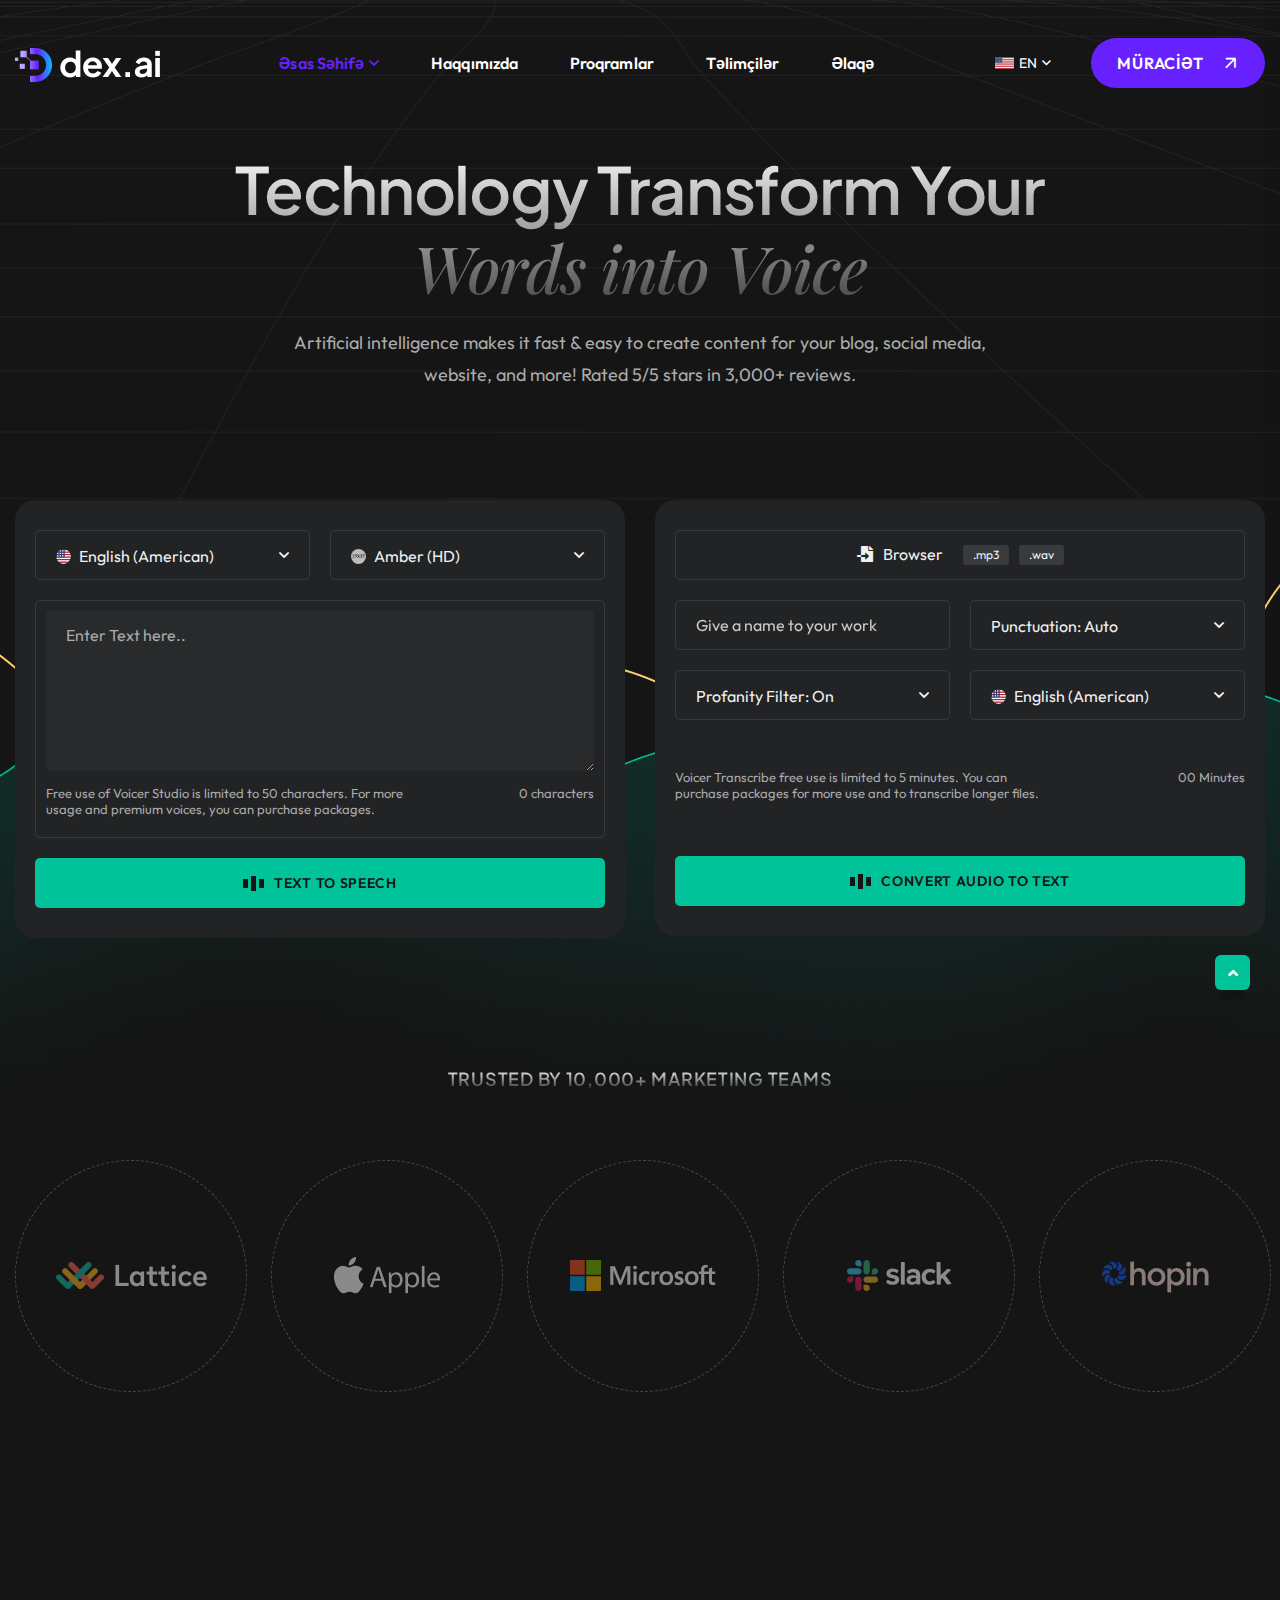
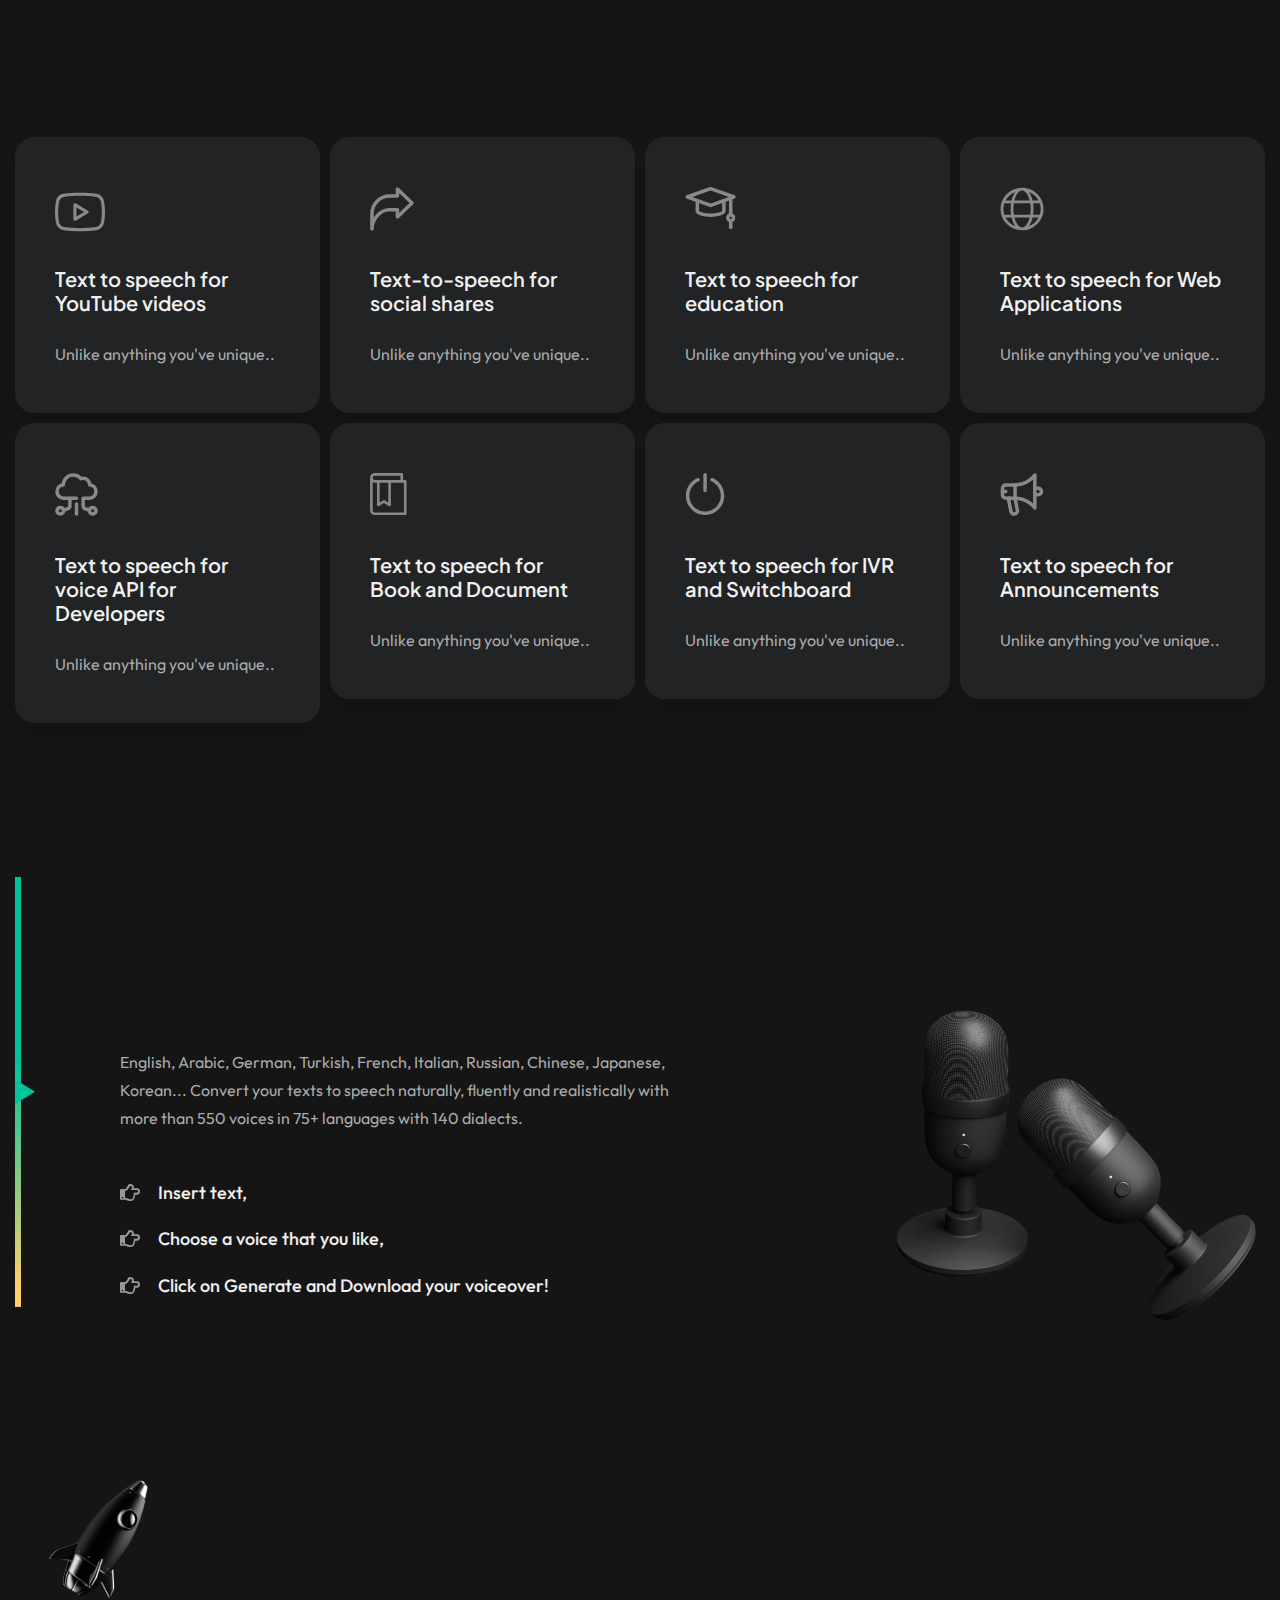
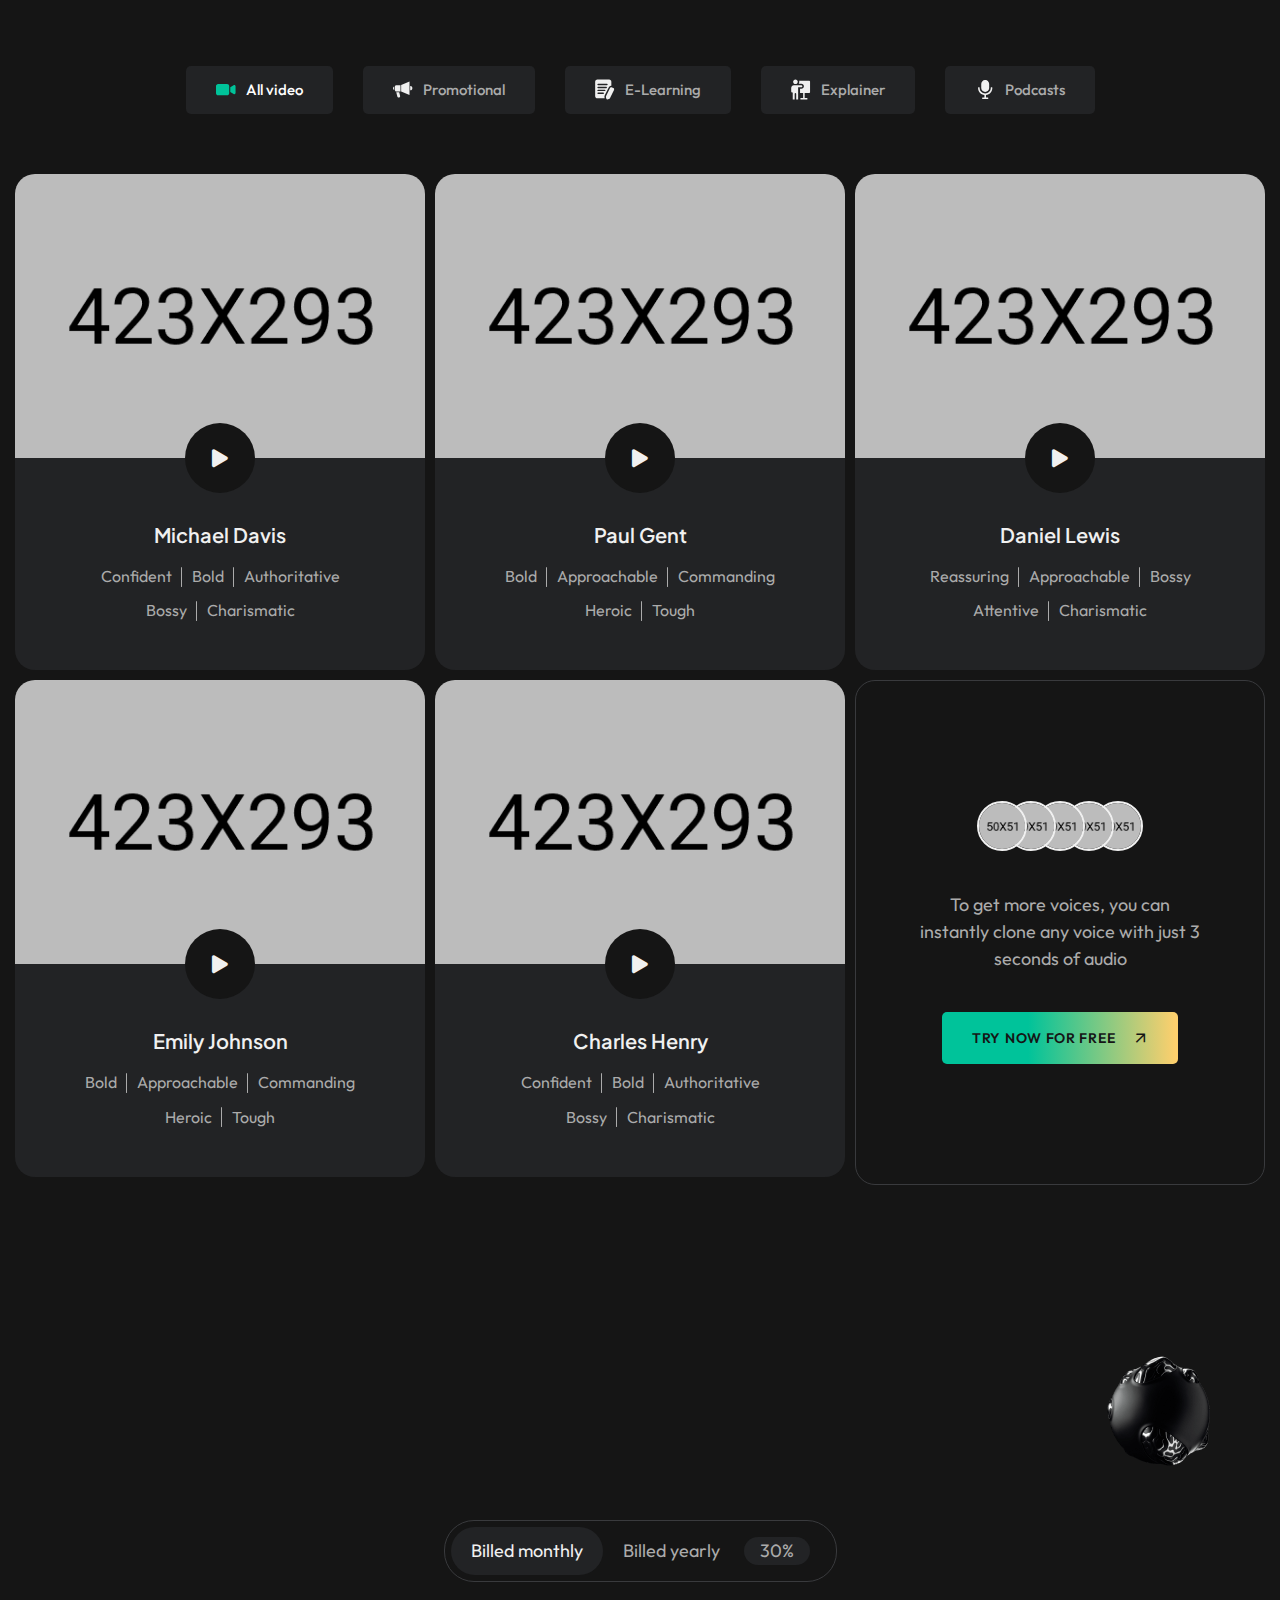
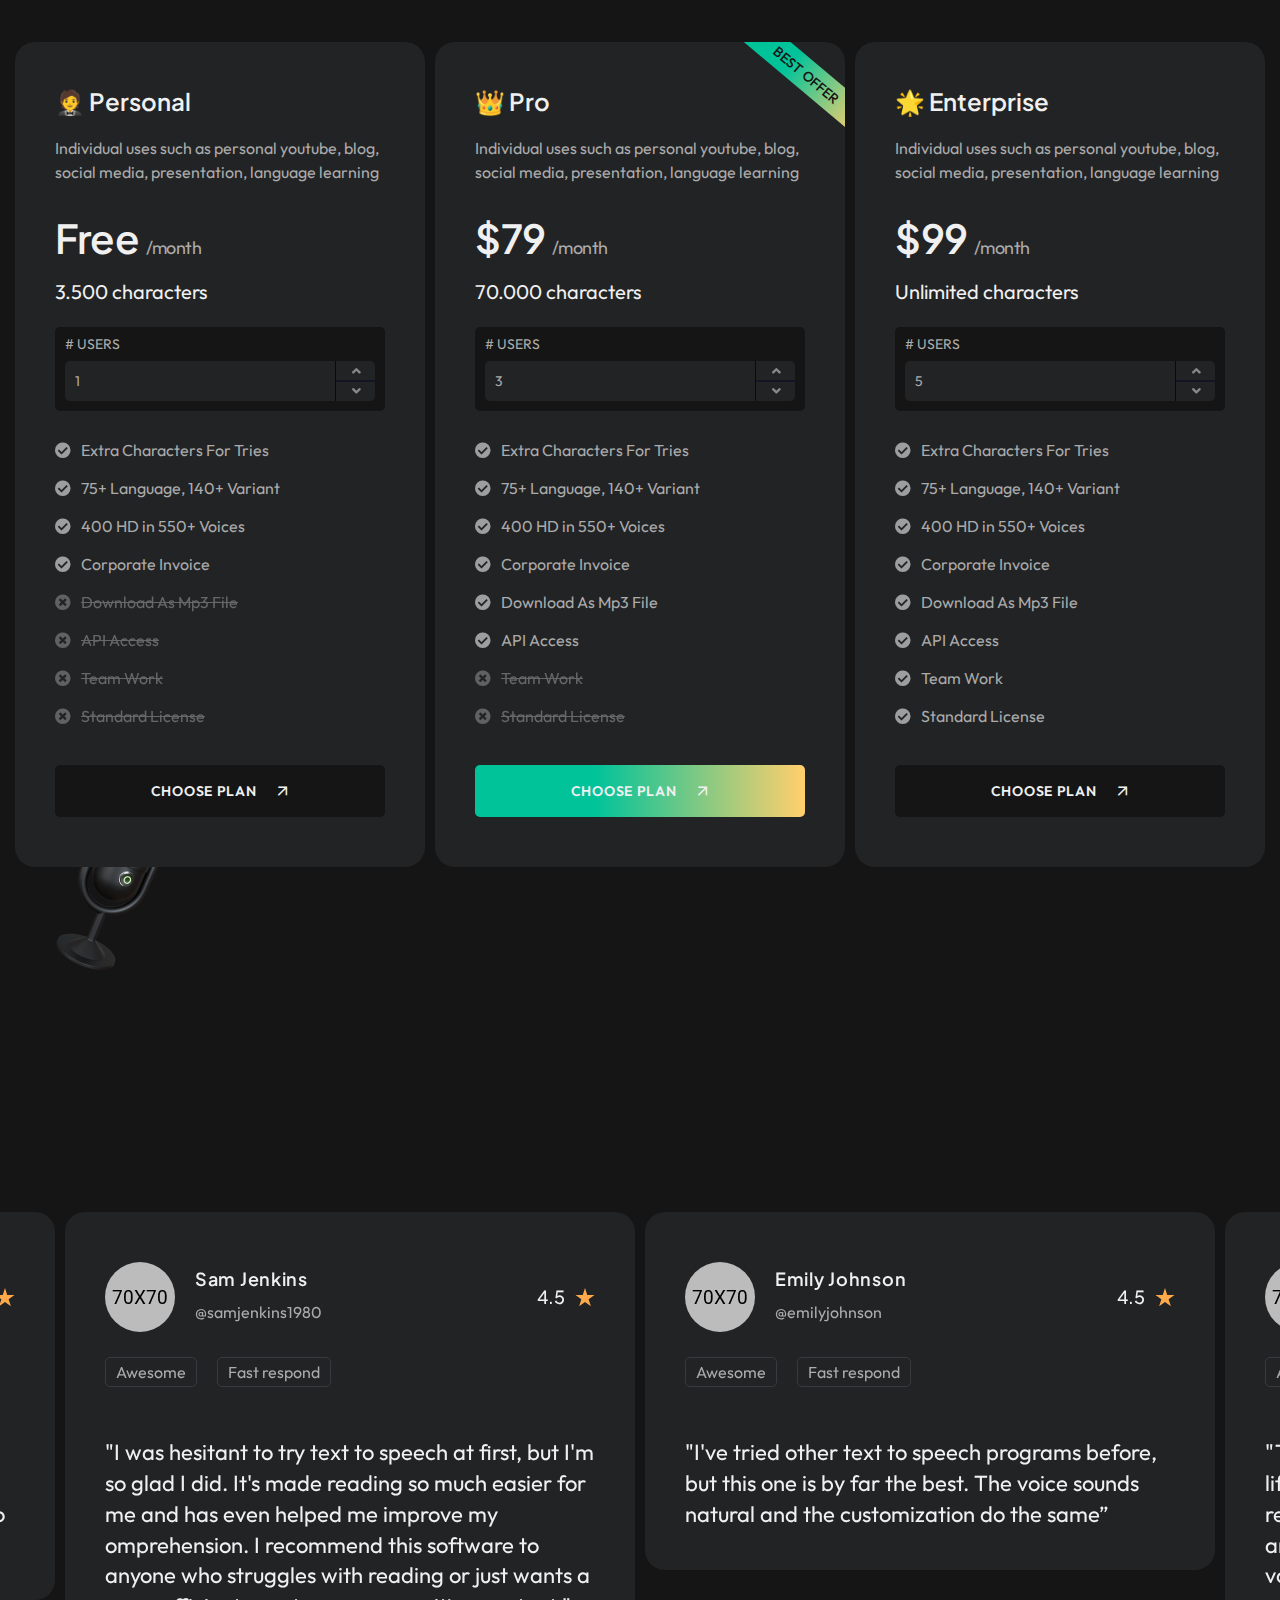
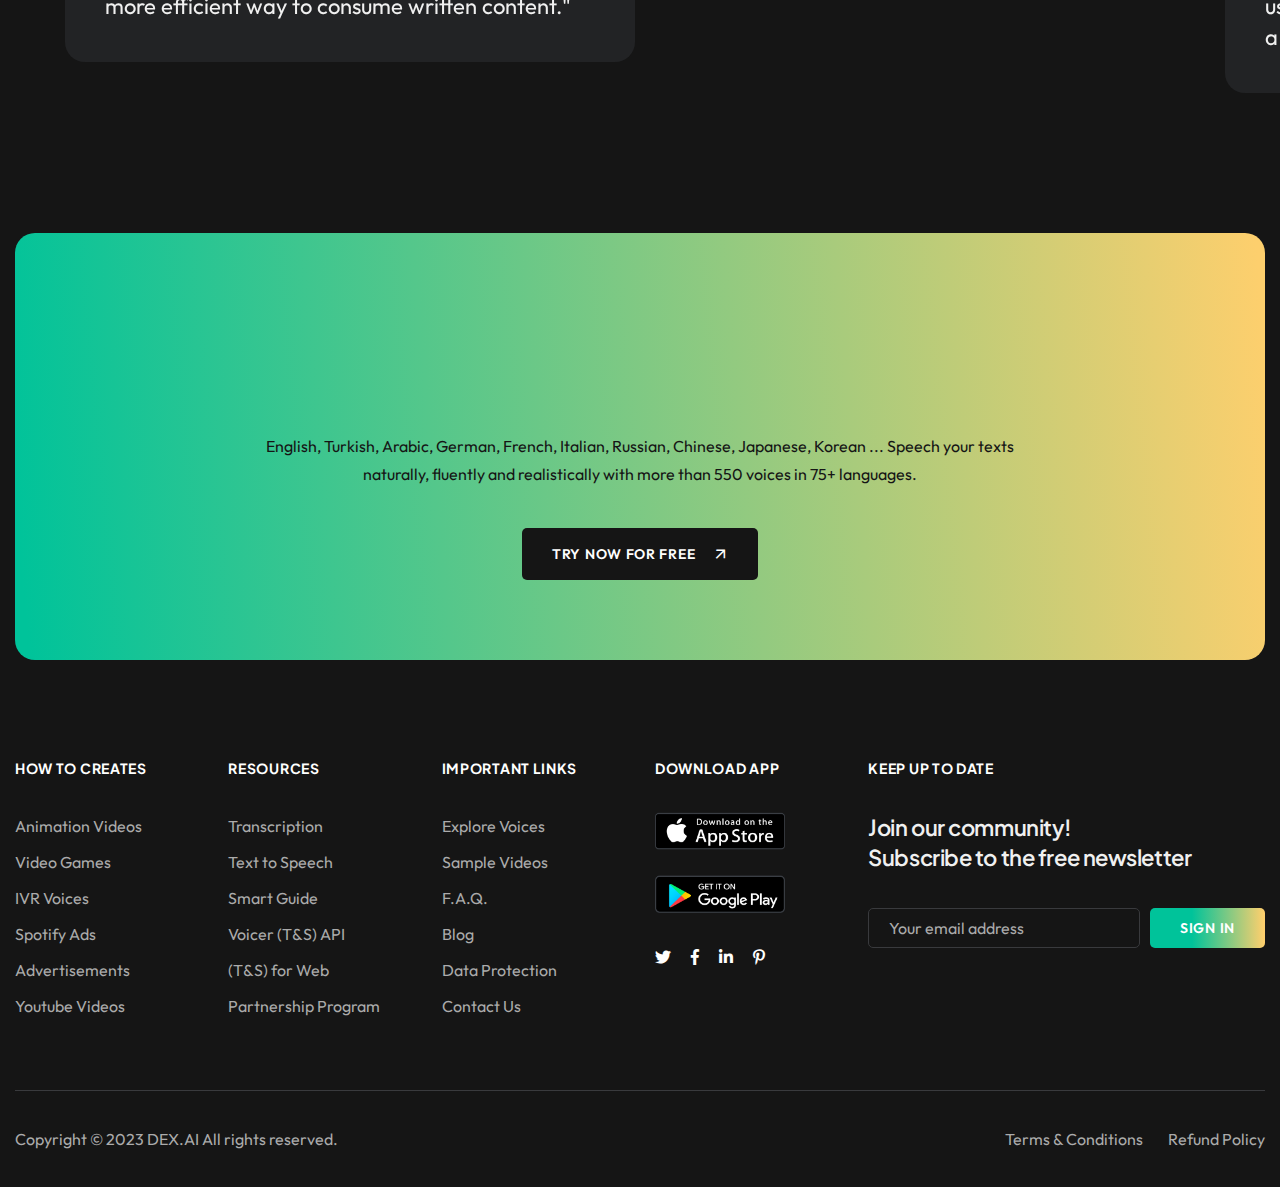
<file: bucard-academy-template/dexai/index-3.html>
<!doctype html>
<html class="no-js" lang="en">
    <head>
        <meta charset="utf-8">
        <meta http-equiv="x-ua-compatible" content="ie=edge">
        <title>Dex.AI - AI Writer & Tech Startup Landing Page Template</title>
        <meta name="description" content="Dex.AI - AI Writer & Tech Startup Landing Page Template">
        <meta name="viewport" content="width=device-width, initial-scale=1">

		<link rel="shortcut icon" type="image/x-icon" href="assets/img/favicon.png">
        <!-- Place favicon.ico in the root directory -->

        <!-- CSS here -->
        <link rel="stylesheet" href="assets/css/bootstrap.min.css">
        <link rel="stylesheet" href="assets/css/animate.min.css">
        <link rel="stylesheet" href="assets/css/magnific-popup.css">
        <link rel="stylesheet" href="assets/css/fontawesome-all.min.css">
        <link rel="stylesheet" href="assets/css/odometer.css">
        <link rel="stylesheet" href="assets/css/slick.css">
        <link rel="stylesheet" href="assets/css/select2.min.css">
        <link rel="stylesheet" href="assets/css/animatedheadline.css">
        <link rel="stylesheet" href="assets/css/aos.css">
        <link rel="stylesheet" href="assets/css/default.css">
        <link rel="stylesheet" href="assets/css/style.css">
        <link rel="stylesheet" href="assets/css/responsive.css">
    </head>
    <body>

        <!-- Preloader -->
        <div id="preloader">
            <div class="spinner">
                <div class="rect1"></div>
                <div class="rect2"></div>
                <div class="rect3"></div>
                <div class="rect4"></div>
                <div class="rect5"></div>
            </div>
        </div>
        <!-- Preloader -->

		<!-- Scroll-top -->
        <button class="scroll-top scroll-top-two scroll-to-target" data-target="html">
            <i class="fas fa-angle-up"></i>
        </button>
        <!-- Scroll-top-end-->

        <!-- header-area -->
        <header>
            <div id="sticky-header" class="menu-area transparent-header">
                <div class="container custom-container">
                    <div class="row">
                        <div class="col-12">
                            <div class="mobile-nav-toggler"><i class="fas fa-bars"></i></div>
                            <div class="menu-wrap">
                                <nav class="menu-nav">
                                    <div class="logo">
                                        <a href="index.html"><img src="assets/img/logo/logo.png" alt="Logo"></a>
                                    </div>
                                    <div class="navbar-wrap main-menu d-none d-lg-flex">
                                        <ul class="navigation">
                                            <li class="active menu-item-has-children tg-mega-menu-has-children"><a href="#">Əsas səhifə</a>
                                                <div class="tg-mega-menu-wrap black-bg">
                                                    <div class="row row-cols-1 row-cols-lg-4 row-cols-xl-4">
                                                        <div class="col">
                                                            <div class="mega-menu-item active">
                                                                <div class="mega-menu-thumb">
                                                                    <a href="index.html"><img src="assets/img/images/home_img01.jpg" alt=""></a>
                                                                </div>
                                                                <div class="mega-menu-content">
                                                                    <h4 class="title"><a href="index.html">01: Ai Content Writer</a></h4>
                                                                </div>
                                                            </div>
                                                        </div>
                                                        <div class="col">
                                                            <div class="mega-menu-item">
                                                                <div class="mega-menu-thumb">
                                                                    <a href="index-2.html"><img src="assets/img/images/home_img02.jpg" alt=""></a>
                                                                </div>
                                                                <div class="mega-menu-content">
                                                                    <h4 class="title"><a href="index-2.html">02: Text to Video Ai</a></h4>
                                                                </div>
                                                            </div>
                                                        </div>
                                                        <div class="col">
                                                            <div class="mega-menu-item">
                                                                <div class="mega-menu-thumb">
                                                                    <a href="index-3.html"><img src="assets/img/images/home_img03.jpg" alt=""></a>
                                                                </div>
                                                                <div class="mega-menu-content">
                                                                    <h4 class="title"><a href="index-3.html">03:Text to Speech Ai</a></h4>
                                                                </div>
                                                            </div>
                                                        </div>
                                                        <div class="col">
                                                            <div class="mega-menu-item">
                                                                <div class="mega-menu-thumb">
                                                                    <img src="assets/img/images/coming_soon.jpg" alt="">
                                                                </div>
                                                                <div class="mega-menu-content">
                                                                    <h4 class="title">04: Coming Soon</h4>
                                                                </div>
                                                            </div>
                                                        </div>
                                                    </div>
                                                </div>
                                            </li>
                                            <li><a href="about.html">Haqqımızda</a></li>
                                            <li class="menu-item"><a href="#">Proqramlar</a>
                                            </li>
                                            <li class="menu-item"><a href="#">Təlimçilər</a>
                                                
                                            </li>
                                            <li><a href="contact.html">Əlaqə</a></li>
                                        </ul>
                                    </div>
                                    <div class="header-action d-none d-md-block">
                                        <ul class="list-wrap">
                                            <li class="header-lang">
                                                <div class="dropdown">
                                                    <button class="dropdown-toggle" type="button" id="dropdownMenuButton1" data-bs-toggle="dropdown" aria-haspopup="true" aria-expanded="false">
                                                        <img src="assets/img/icon/united-states.jpg" alt="">EN
                                                    </button>
                                                    <div class="dropdown-menu" aria-labelledby="dropdownMenuButton1">
                                                        <a class="dropdown-item" href="index.html"><img src="assets/img/icon/Flag_of_Azerbaijan.svg" alt="">AZE</a>
                                                    </div>
                                                </div>
                                            </li>
                                            <li class="header-btn"><a href="login.html" class="btn">Müracİət</a></li>
                                        </ul>
                                    </div>
                                </nav>
                            </div>

                            <!-- Mobile Menu  -->
                            <div class="mobile-menu">
                                <nav class="menu-box">
                                    <div class="close-btn"><i class="fas fa-times"></i></div>
                                    <div class="nav-logo">
                                        <a href="index.html"><img src="assets/img/logo/logo.png" alt="Logo"></a>
                                    </div>
                                    <div class="menu-outer">
                                        <!--Here Menu Will Come Automatically Via Javascript / Same Menu as in Header-->
                                    </div>
                                    <div class="social-links">
                                        <ul class="clearfix list-wrap">
                                            <li><a href="#"><i class="fab fa-facebook-f"></i></a></li>
                                            <li><a href="#"><i class="fab fa-twitter"></i></a></li>
                                            <li><a href="#"><i class="fab fa-instagram"></i></a></li>
                                            <li><a href="#"><i class="fab fa-linkedin-in"></i></a></li>
                                            <li><a href="#"><i class="fab fa-youtube"></i></a></li>
                                        </ul>
                                    </div>
                                </nav>
                            </div>
                            <div class="menu-backdrop"></div>
                            <!-- End Mobile Menu -->

                        </div>
                    </div>
                </div>
            </div>
        </header>
        <!-- header-area-end -->

        <!-- main-area -->
        <main class="main-content-two fix">

            <!-- banner-area -->
            <section class="banner-area-three">
                <div class="banner-shape" data-background="assets/img/banner/h3_banner_shape.png"></div>
                <div class="container">
                    <div class="row justify-content-center">
                        <div class="col-xl-9 col-lg-10">
                            <div class="banner-content-three text-center">
                                <h2 class="title wow fadeInUp" data-wow-delay=".2s">Technology Transform Your <span>Words into Voice</span></h2>
                                <p class="wow fadeInUp" data-wow-delay=".4s">Artificial intelligence makes it fast & easy to create content for your blog, social media, website, and more! Rated 5/5 stars in 3,000+ reviews.</p>
                            </div>
                        </div>
                    </div>
                </div>
            </section>
            <!-- banner-area-end -->

            <!-- speech-area -->
            <section class="speech-area">
                <div class="container">
                    <div class="row justify-content-center">
                        <div class="col-lg-6 col-md-10">
                            <div class="speech-item">
                                <form action="#" class="engine-form">
                                    <div class="row">
                                        <div class="col-md-6">
                                            <div class="lang-ordering">
                                                <select id="id_select2_example" style="width: 100%;">
                                                    <option data-img_src="assets/img/images/flag01.png">English (American)</option>
                                                    <option data-img_src="assets/img/images/flag02.png">English (British)</option>
                                                    <option data-img_src="assets/img/images/flag03.png">Bengali (Bangladesh)</option>
                                                    <option data-img_src="assets/img/images/flag04.png">English (Canada)</option>
                                                    <option data-img_src="assets/img/images/flag05.png">Zulu (South Africa)</option>
                                                    <option data-img_src="assets/img/images/flag06.png">Hindi (India)</option>
                                                </select>
                                            </div>
                                        </div>
                                        <div class="col-md-6">
                                            <div class="voice-ordering">
                                                <select id="id_select2_example_two" style="width: 100%;">
                                                    <option data-img_src="assets/img/images/s_voice_img01.png">Amber (HD)</option>
                                                    <option data-img_src="assets/img/images/s_voice_img02.png">Brandon (HD)</option>
                                                    <option data-img_src="assets/img/images/s_voice_img03.png">Tony (HD)</option>
                                                    <option data-img_src="assets/img/images/s_voice_img04.png">Michael (HD)</option>
                                                    <option data-img_src="assets/img/images/s_voice_img05.png">Sara (HD)</option>
                                                    <option data-img_src="assets/img/images/s_voice_img06.png">Prabhat (HD)</option>
                                                </select>
                                            </div>
                                        </div>
                                    </div>
                                    <div class="form-grp">
                                        <textarea name="dirtyContent" id="dirtyContent" placeholder="Enter Text here.."></textarea>
                                        <div class="form-content">
                                            <span>Free use of Voicer Studio is limited to 50 characters. For more <br> usage and premium voices, you can purchase packages.</span>
                                            <span id="maxLenghtCounter" class="badge-default">0 characters</span>
                                        </div>
                                    </div>
                                    <button type="submit" class="speech-btn">
                                        <span></span>
                                        <span></span>
                                        <span></span>
                                        text to speech
                                    </button>
                                    <div class="hidden-btn-wrap">
                                        <div class="hidden-btn-inner">
                                            <button type="submit"><i class="fas fa-play"></i>listen</button>
                                            <button type="submit" class="download"><i class="fas fa-download"></i>Download</button>
                                        </div>
                                    </div>
                                </form>
                            </div>
                        </div>
                        <div class="col-lg-6 col-md-10">
                            <div class="speech-item">
                                <div class="browser-upload">
                                    <input type="file">
                                    <h6 class="title"><i class="fas fa-file-import"></i>Browser</h6>
                                    <span>.mp3</span>
                                    <span>.wav</span>
                                </div>
                                <form action="#" class="engine-form-two">
                                    <div class="row">
                                        <div class="col-md-6">
                                            <div class="form-grp">
                                                <input type="text" placeholder="Give a name to your work">
                                            </div>
                                        </div>
                                        <div class="col-md-6">
                                            <div class="form-grp">
                                                <select id="punctuation-select2" style="width: 100%;">
                                                    <option value="1">Punctuation: Auto</option>
                                                    <option value="2">Punctuation: Off</option>
                                                    <option value="3">Punctuation: On</option>
                                                </select>
                                            </div>
                                        </div>
                                        <div class="col-md-6">
                                            <div class="form-grp">
                                                <select id="profanity-select2" style="width: 100%;">
                                                    <option value="1">Profanity Filter: On</option>
                                                    <option value="2">Profanity Filter: Off</option>
                                                </select>
                                            </div>
                                        </div>
                                        <div class="col-md-6">
                                            <div class="form-grp">
                                                <select id="id_select2_example_three" style="width: 100%;">
                                                    <option data-img_src="assets/img/images/flag01.png">English (American)</option>
                                                    <option data-img_src="assets/img/images/flag02.png">English (British)</option>
                                                    <option data-img_src="assets/img/images/flag03.png">Bengali (Bangladesh)</option>
                                                    <option data-img_src="assets/img/images/flag04.png">English (Canada)</option>
                                                    <option data-img_src="assets/img/images/flag05.png">Zulu (South Africa)</option>
                                                    <option data-img_src="assets/img/images/flag06.png">Hindi (India)</option>
                                                </select>
                                            </div>
                                        </div>
                                    </div>
                                    <div class="form-content">
                                        <span>Voicer Transcribe free use is limited to 5 minutes. You can <br> purchase packages for more use and to transcribe longer files.</span>
                                        <span class="badge-default" id="infos">00 Minutes</span>
                                    </div>
                                    <button type="submit">
                                        <span></span>
                                        <span></span>
                                        <span></span>
                                        Convert audio to text
                                    </button>
                                </form>
                            </div>
                        </div>
                    </div>
                </div>
                <div class="speech-shape-wrap">
                    <div class="shape-one" data-background="assets/img/images/speech_shape01.png"></div>
                    <div class="shape-two" data-background="assets/img/images/speech_shape02.png"></div>
                </div>
            </section>
            <!-- speech-area-end -->

            <!-- brand-area -->
            <section class="brand-aera-three">
                <div class="container-fluid p-0">
                    <div class="brand-wrap-three">
                        <h6 class="title">Trusted by 10,000+ marketing teams</h6>
                        <div class="row g-0 brand-active-four">
                            <div class="col-12">
                                <div class="brand-item-three">
                                    <img src="assets/img/brand/brand_img01.png" alt="">
                                </div>
                            </div>
                            <div class="col-12">
                                <div class="brand-item-three">
                                    <img src="assets/img/brand/brand_img02.png" alt="">
                                </div>
                            </div>
                            <div class="col-12">
                                <div class="brand-item-three">
                                    <img src="assets/img/brand/brand_img03.png" alt="">
                                </div>
                            </div>
                            <div class="col-12">
                                <div class="brand-item-three">
                                    <img src="assets/img/brand/brand_img04.png" alt="">
                                </div>
                            </div>
                            <div class="col-12">
                                <div class="brand-item-three">
                                    <img src="assets/img/brand/brand_img05.png" alt="">
                                </div>
                            </div>
                            <div class="col-12">
                                <div class="brand-item-three">
                                    <img src="assets/img/brand/brand_img06.png" alt="">
                                </div>
                            </div>
                            <div class="col-12">
                                <div class="brand-item-three">
                                    <img src="assets/img/brand/brand_img07.png" alt="">
                                </div>
                            </div>
                            <div class="col-12">
                                <div class="brand-item-three">
                                    <img src="assets/img/brand/brand_img08.png" alt="">
                                </div>
                            </div>
                        </div>
                    </div>
                </div>
            </section>
            <!-- brand-area-end -->

            <!-- services-area -->
            <section class="services-area-two pt-130 pb-120">
                <div class="container">
                    <div class="row justify-content-center">
                        <div class="col-xl-9 col-lg-10">
                            <div class="section-title-three text-center mb-70 title-animation">
                                <h2 class="title">Engage your Audience With our <span>Voice Solutions</span></h2>
                            </div>
                        </div>
                    </div>
                    <div class="row justify-content-center">
                        <div class="col-xl-3 col-lg-4 col-md-6">
                            <div class="services-item-two">
                                <div class="services-item-overlay"></div>
                                <div class="services-icon-two">
                                    <img src="assets/img/icon/services_icon01.svg" alt="">
                                </div>
                                <div class="services-content-two">
                                    <h2 class="title"><a href="work.html">Text to speech for YouTube videos</a></h2>
                                    <p>Unlike anything you've unique..</p>
                                </div>
                            </div>
                        </div>
                        <div class="col-xl-3 col-lg-4 col-md-6">
                            <div class="services-item-two">
                                <div class="services-item-overlay"></div>
                                <div class="services-icon-two">
                                    <img src="assets/img/icon/services_icon02.svg" alt="">
                                </div>
                                <div class="services-content-two">
                                    <h2 class="title"><a href="work.html">Text-to-speech for social shares</a></h2>
                                    <p>Unlike anything you've unique..</p>
                                </div>
                            </div>
                        </div>
                        <div class="col-xl-3 col-lg-4 col-md-6">
                            <div class="services-item-two">
                                <div class="services-item-overlay"></div>
                                <div class="services-icon-two">
                                    <img src="assets/img/icon/services_icon03.svg" alt="">
                                </div>
                                <div class="services-content-two">
                                    <h2 class="title"><a href="work.html">Text to speech for education</a></h2>
                                    <p>Unlike anything you've unique..</p>
                                </div>
                            </div>
                        </div>
                        <div class="col-xl-3 col-lg-4 col-md-6">
                            <div class="services-item-two">
                                <div class="services-item-overlay"></div>
                                <div class="services-icon-two">
                                    <img src="assets/img/icon/services_icon04.svg" alt="">
                                </div>
                                <div class="services-content-two">
                                    <h2 class="title"><a href="work.html">Text to speech for Web Applications</a></h2>
                                    <p>Unlike anything you've unique..</p>
                                </div>
                            </div>
                        </div>
                        <div class="col-xl-3 col-lg-4 col-md-6">
                            <div class="services-item-two">
                                <div class="services-item-overlay"></div>
                                <div class="services-icon-two">
                                    <img src="assets/img/icon/services_icon05.svg" alt="">
                                </div>
                                <div class="services-content-two">
                                    <h2 class="title"><a href="work.html">Text to speech for voice API for Developers</a></h2>
                                    <p>Unlike anything you've unique..</p>
                                </div>
                            </div>
                        </div>
                        <div class="col-xl-3 col-lg-4 col-md-6">
                            <div class="services-item-two">
                                <div class="services-item-overlay"></div>
                                <div class="services-icon-two">
                                    <img src="assets/img/icon/services_icon06.svg" alt="">
                                </div>
                                <div class="services-content-two">
                                    <h2 class="title"><a href="work.html">Text to speech for Book and Document</a></h2>
                                    <p>Unlike anything you've unique..</p>
                                </div>
                            </div>
                        </div>
                        <div class="col-xl-3 col-lg-4 col-md-6">
                            <div class="services-item-two">
                                <div class="services-item-overlay"></div>
                                <div class="services-icon-two">
                                    <img src="assets/img/icon/services_icon07.svg" alt="">
                                </div>
                                <div class="services-content-two">
                                    <h2 class="title"><a href="work.html">Text to speech for IVR and Switchboard</a></h2>
                                    <p>Unlike anything you've unique..</p>
                                </div>
                            </div>
                        </div>
                        <div class="col-xl-3 col-lg-4 col-md-6">
                            <div class="services-item-two">
                                <div class="services-item-overlay"></div>
                                <div class="services-icon-two">
                                    <img src="assets/img/icon/services_icon08.svg" alt="">
                                </div>
                                <div class="services-content-two">
                                    <h2 class="title"><a href="work.html">Text to speech for Announcements</a></h2>
                                    <p>Unlike anything you've unique..</p>
                                </div>
                            </div>
                        </div>
                    </div>
                </div>
                <div class="services-shape-two">
                    <img src="assets/img/images/h3_services_shape.png" alt="" class="wow fadeInRight" data-wow-delay=".2s">
                </div>
            </section>
            <!-- services-area-end -->

            <!-- about-area -->
            <section class="about-area-two">
                <div class="container">
                    <div class="row">
                        <div class="col-lg-12">
                            <div class="about-content-wrap">
                                <div class="section-title-three mb-50 title-animation">
                                    <h2 class="title">Mastering Content and Voiceover Creation <span>in 3 Simple Steps</span></h2>
                                </div>
                                <div class="row">
                                    <div class="col-lg-6">
                                        <div class="about-content-two">
                                            <p>English, Arabic, German, Turkish, French, Italian, Russian, Chinese, Japanese, Korean... Convert your texts to speech naturally, fluently and realistically with more than 550 voices in 75+ languages with 140 dialects.</p>
                                            <ul class="list-wrap">
                                                <li><i class="far fa-hand-point-right"></i>Insert text,</li>
                                                <li><i class="far fa-hand-point-right"></i>Choose a voice that you like,</li>
                                                <li><i class="far fa-hand-point-right"></i>Click on Generate and Download your voiceover!</li>
                                            </ul>
                                        </div>
                                    </div>
                                    <div class="col-lg-6">
                                        <div class="about-img-two">
                                            <img src="assets/img/images/h3_about_img.png" alt="">
                                        </div>
                                    </div>
                                </div>
                            </div>
                        </div>
                    </div>
                </div>
            </section>
            <!-- about-area-end -->

            <!-- voices-area -->
            <section class="vioces-area pt-130 pb-120">
                <div class="container">
                    <div class="row justify-content-center">
                        <div class="col-xl-9 col-lg-10">
                            <div class="section-title-three text-center mb-60 title-animation">
                                <h2 class="title">Check Out Voiceovers Created <span>using DEX.AI</span></h2>
                            </div>
                        </div>
                    </div>
                    <div class="vioces-tab-wrap">
                        <div class="row">
                            <div class="col-lg-12">
                                <ul class="nav nav-tabs" id="myTab" role="tablist">
                                    <li class="nav-item" role="presentation">
                                        <button class="nav-link active" id="all-tab" data-bs-toggle="tab" data-bs-target="#all-tab-pane" type="button" role="tab" aria-controls="all-tab-pane" aria-selected="true">
                                            <svg viewBox="0 0 32 19" fill="none" xmlns="http://www.w3.org/2000/svg">
                                                <path fill-rule="evenodd" clip-rule="evenodd" d="M3.42428 0.506836H17.7035C19.5869 0.506836 21.1278 2.01352 21.1278 3.93112V15.471C21.1278 17.3543 19.5869 18.8952 17.7035 18.8952H3.42428C1.54093 18.8952 0 17.3543 0 15.471V3.93112C0 2.04776 1.54093 0.506836 3.42428 0.506836ZM28.1817 2.63079C28.3529 2.52806 28.5584 2.42534 28.7639 2.39109C30.0993 2.08291 31.2978 3.11019 31.2978 4.37718V14.9582C31.2978 15.3349 31.1951 15.6773 31.0239 15.9855C30.4418 16.9785 29.209 17.321 28.216 16.7388L22.8398 13.657V5.71265L28.1817 2.63079Z" fill="currentcolor" />
                                            </svg>
                                            All video
                                        </button>
                                    </li>
                                    <li class="nav-item" role="presentation">
                                        <button class="nav-link" id="promotional-tab" data-bs-toggle="tab" data-bs-target="#promotional-tab-pane" type="button" role="tab" aria-controls="promotional-tab-pane" aria-selected="false">
                                            <svg viewBox="0 0 25 21" fill="none" xmlns="http://www.w3.org/2000/svg">
                                            <path d="M0.0489729 8.85878C0.0384534 9.8127 0.601978 10.6712 1.45816 11.0057V6.91777C1.45816 6.85895 1.48632 6.77074 1.48632 6.71191C0.624366 7.0437 0.0510768 7.90001 0.0489729 8.85878Z" fill="currentcolor"/>
                                            <path d="M7.74293 13.9189H4.05078L5.43181 19.1539C5.63632 19.9528 6.3304 20.508 7.12287 20.5067C7.68672 20.5137 8.2202 20.2408 8.56027 19.7715C8.90364 19.325 9.00954 18.7286 8.84209 18.1834L7.74293 13.9189Z" fill="currentcolor"/>
                                            <path d="M1.48633 6.6827H1.51449V6.65332C1.51449 6.6827 1.51449 6.6827 1.48633 6.6827Z" fill="currentcolor"/>
                                            <path d="M21.6942 6.27051H21.4688V11.5643H21.6942C23.0952 11.5643 24.2308 10.3792 24.2308 8.91741C24.2308 7.45557 23.0951 6.27051 21.6942 6.27051Z" fill="currentcolor"/>
                                            <path d="M2.30371 6.91814V11.0943C2.33419 12.1758 3.18342 13.0358 4.22021 13.0354H9.34977V5.09473H4.22021C3.20559 5.09473 2.30371 5.8594 2.30371 6.91814Z" fill="currentcolor"/>
                                            <path d="M10.1953 13.153L20.6235 17.5057V0.506836L10.1953 4.8595V13.153Z" fill="currentcolor"/>
                                            </svg>
                                            Promotional
                                        </button>
                                    </li>
                                    <li class="nav-item" role="presentation">
                                        <button class="nav-link" id="learning-tab" data-bs-toggle="tab" data-bs-target="#learning-tab-pane" type="button" role="tab" aria-controls="learning-tab-pane" aria-selected="false">
                                            <svg viewBox="0 0 20 21" fill="none" xmlns="http://www.w3.org/2000/svg">
                                                <path d="M13.7127 8.42495C14.058 7.73002 14.6565 7.20756 15.4008 6.95539C15.7122 6.84959 16.0332 6.80901 16.3527 6.80756V2.68075C16.3527 1.4822 15.3618 0.506836 14.1441 0.506836H2.36486C1.14718 0.506836 0.15625 1.4822 0.15625 2.68075V17.1735C0.15625 18.3721 1.14718 19.3474 2.36486 19.3474H9.68935L9.60984 19.1199C9.28959 18.2003 9.35217 17.2177 9.78432 16.3489L13.7127 8.42495ZM3.10107 4.85466H11.9355C12.3426 4.85466 12.6717 5.1793 12.6717 5.5793C12.6717 5.9793 12.3426 6.30394 11.9355 6.30394H3.10107C2.69394 6.30394 2.36486 5.9793 2.36486 5.5793C2.36486 5.1793 2.69394 4.85466 3.10107 4.85466ZM3.10107 7.75321H11.1993C11.6064 7.75321 11.9355 8.07785 11.9355 8.47785C11.9355 8.87785 11.6064 9.20249 11.1993 9.20249H3.10107C2.69394 9.20249 2.36486 8.87785 2.36486 8.47785C2.36486 8.07785 2.69394 7.75321 3.10107 7.75321ZM8.25449 14.9996H3.10107C2.69394 14.9996 2.36486 14.675 2.36486 14.275C2.36486 13.875 2.69394 13.5503 3.10107 13.5503H8.25449C8.66161 13.5503 8.9907 13.875 8.9907 14.275C8.9907 14.675 8.66161 14.9996 8.25449 14.9996ZM3.10107 12.101C2.69394 12.101 2.36486 11.7764 2.36486 11.3764C2.36486 10.9764 2.69394 10.6518 3.10107 10.6518H9.7269C10.134 10.6518 10.4631 10.9764 10.4631 11.3764C10.4631 11.7764 10.134 12.101 9.7269 12.101H3.10107ZM19.006 10.967L15.0762 18.8938C14.8163 19.4163 14.3665 19.8076 13.8092 19.996L12.417 20.467C12.3382 20.4938 12.2565 20.5068 12.1777 20.5068C11.8722 20.5068 11.5866 20.3184 11.482 20.0177L11.0027 18.6474C10.8106 18.0967 10.8481 17.5068 11.1073 16.9858L15.0371 9.06046C15.2087 8.71263 15.509 8.45176 15.8808 8.32568C16.2519 8.19959 16.6516 8.22278 17.005 8.39379L18.3287 9.0293C18.6821 9.19886 18.9471 9.49452 19.0752 9.86046C19.2033 10.2264 19.179 10.6192 19.006 10.967Z" fill="currentcolor" />
                                            </svg>
                                            E-Learning
                                        </button>
                                    </li>
                                    <li class="nav-item" role="presentation">
                                        <button class="nav-link" id="explainer-tab" data-bs-toggle="tab" data-bs-target="#explainer-tab-pane" type="button" role="tab" aria-controls="explainer-tab-pane" aria-selected="false">
                                            <svg viewBox="0 0 20 21" fill="none" xmlns="http://www.w3.org/2000/svg">
                                            <path d="M4.43659 5.1222C5.71108 5.1222 6.74427 4.08901 6.74427 2.81452C6.74427 1.54002 5.71108 0.506836 4.43659 0.506836C3.16209 0.506836 2.12891 1.54002 2.12891 2.81452C2.12891 4.08901 3.16209 5.1222 4.43659 5.1222Z" fill="currentcolor"/>
                                            <path d="M16.3584 18.9678H13.6661V13.9678H18.2815C18.7061 13.9678 19.0507 13.6232 19.0507 13.1986V2.42938C19.0507 2.00477 18.7061 1.66016 18.2815 1.66016H8.1042C8.2192 2.02439 8.28151 2.41208 8.28151 2.814C8.28151 3.51476 8.08997 4.17053 7.76074 4.73706H10.3969C11.7753 4.73706 12.8969 5.8586 12.8969 7.23705C12.8969 8.61551 11.7753 9.73704 10.3969 9.73704H9.05074V13.9678H12.1276V18.9678H9.43535V20.5062H16.3584V18.9678Z" fill="currentcolor"/>
                                            <path d="M7.12812 20.5061V8.19846H10.3973C10.9612 8.19846 11.4116 7.71308 11.3535 7.13769C11.3035 6.63693 10.8454 6.27539 10.3423 6.27539H2.89737C1.41046 6.27539 0.205078 7.48077 0.205078 8.96768V12.5665C0.205078 13.0696 0.566999 13.5277 1.06738 13.578C1.32315 13.6038 1.55815 13.5254 1.74353 13.3846V20.5061H3.6666V14.7369C3.6666 14.3123 4.01121 13.9677 4.43583 13.9677C4.86044 13.9677 5.20505 14.3123 5.20505 14.7369V20.5061H7.12812Z" fill="currentcolor"/>
                                            </svg>
                                            Explainer
                                        </button>
                                    </li>
                                    <li class="nav-item" role="presentation">
                                        <button class="nav-link" id="podcasts-tab" data-bs-toggle="tab" data-bs-target="#podcasts-tab-pane" type="button" role="tab" aria-controls="podcasts-tab-pane" aria-selected="false">
                                            <svg viewBox="0 0 21 21" fill="none" xmlns="http://www.w3.org/2000/svg">
                                                <g clip-path="url(#iconOne)">
                                                    <path d="M18.209 8.84017C18.209 8.61916 18.1212 8.40719 17.9649 8.25091C17.8086 8.09463 17.5967 8.00684 17.3757 8.00684C17.1546 8.00684 16.9427 8.09463 16.7864 8.25091C16.6301 8.40719 16.5423 8.61916 16.5423 8.84017C16.5423 10.3873 15.9277 11.871 14.8338 12.965C13.7398 14.0589 12.2561 14.6735 10.709 14.6735C9.16189 14.6735 7.67816 14.0589 6.58419 12.965C5.49023 11.871 4.87565 10.3873 4.87565 8.84017C4.87565 8.61916 4.78785 8.40719 4.63157 8.25091C4.47529 8.09463 4.26333 8.00684 4.04232 8.00684C3.8213 8.00684 3.60934 8.09463 3.45306 8.25091C3.29678 8.40719 3.20898 8.61916 3.20898 8.84017C3.21148 10.684 3.89236 12.4625 5.12184 13.8366C6.35132 15.2107 8.04343 16.0843 9.87565 16.291V18.8402H8.20898C7.98797 18.8402 7.77601 18.928 7.61973 19.0842C7.46345 19.2405 7.37565 19.4525 7.37565 19.6735C7.37565 19.8945 7.46345 20.1065 7.61973 20.2628C7.77601 20.419 7.98797 20.5068 8.20898 20.5068H13.209C13.43 20.5068 13.642 20.419 13.7982 20.2628C13.9545 20.1065 14.0423 19.8945 14.0423 19.6735C14.0423 19.4525 13.9545 19.2405 13.7982 19.0842C13.642 18.928 13.43 18.8402 13.209 18.8402H11.5423V16.291C13.3745 16.0843 15.0666 15.2107 16.2961 13.8366C17.5256 12.4625 18.2065 10.684 18.209 8.84017Z" fill="currentcolor" />
                                                    <path d="M10.7096 13.0068C11.8143 13.0055 12.8733 12.5661 13.6545 11.785C14.4356 11.0039 14.875 9.94483 14.8763 8.84017V4.6735C14.8763 3.56843 14.4373 2.50863 13.6559 1.72722C12.8745 0.945823 11.8147 0.506836 10.7096 0.506836C9.60457 0.506836 8.54476 0.945823 7.76336 1.72722C6.98196 2.50863 6.54297 3.56843 6.54297 4.6735V8.84017C6.54429 9.94483 6.9837 11.0039 7.76482 11.785C8.54593 12.5661 9.60497 13.0055 10.7096 13.0068Z" fill="currentcolor" />
                                                </g>
                                                <defs>
                                                    <clipPath id="iconOne">
                                                        <rect width="20" height="20" fill="white" transform="translate(0.708984 0.506836)" />
                                                    </clipPath>
                                                </defs>
                                            </svg>
                                            Podcasts
                                        </button>
                                    </li>
                                </ul>
                                <div class="tab-content" id="myTabContent">
                                    <div class="tab-pane fade show active" id="all-tab-pane" role="tabpanel" aria-labelledby="all-tab" tabindex="0">
                                        <div class="row justify-content-center">
                                            <div class="col-lg-4 col-md-6 col-sm-10">
                                                <div class="vioces-item">
                                                    <div class="vioces-thumb">
                                                        <img src="assets/img/images/voice_img01.jpg" alt="">
                                                    </div>
                                                    <div class="vioces-content">
                                                        <a href="http://www.youtube.com/watch?v=1iIZeIy7TqM" class="play-btn popup-video"><i class="fas fa-play"></i></a>
                                                        <h2 class="title">Michael Davis</h2>
                                                        <ul class="list-wrap">
                                                            <li><a href="#">Confident</a></li>
                                                            <li><a href="#">Bold</a></li>
                                                            <li><a href="#">Authoritative</a></li>
                                                            <li><a href="#">Bossy</a></li>
                                                            <li><a href="#">Charismatic</a></li>
                                                        </ul>
                                                    </div>
                                                </div>
                                            </div>
                                            <div class="col-lg-4 col-md-6 col-sm-10">
                                                <div class="vioces-item">
                                                    <div class="vioces-thumb">
                                                        <img src="assets/img/images/voice_img02.jpg" alt="">
                                                    </div>
                                                    <div class="vioces-content">
                                                        <a href="http://www.youtube.com/watch?v=1iIZeIy7TqM" class="play-btn popup-video"><i class="fas fa-play"></i></a>
                                                        <h2 class="title">Paul Gent</h2>
                                                        <ul class="list-wrap">
                                                            <li><a href="#">Bold</a></li>
                                                            <li><a href="#">Approachable</a></li>
                                                            <li><a href="#">Commanding</a></li>
                                                            <li><a href="#">Heroic</a></li>
                                                            <li><a href="#">Tough</a></li>
                                                        </ul>
                                                    </div>
                                                </div>
                                            </div>
                                            <div class="col-lg-4 col-md-6 col-sm-10">
                                                <div class="vioces-item">
                                                    <div class="vioces-thumb">
                                                        <img src="assets/img/images/voice_img03.jpg" alt="">
                                                    </div>
                                                    <div class="vioces-content">
                                                        <a href="http://www.youtube.com/watch?v=1iIZeIy7TqM" class="play-btn popup-video"><i class="fas fa-play"></i></a>
                                                        <h2 class="title">Daniel Lewis</h2>
                                                        <ul class="list-wrap">
                                                            <li><a href="#">Reassuring</a></li>
                                                            <li><a href="#">Approachable</a></li>
                                                            <li><a href="#">Bossy</a></li>
                                                            <li><a href="#">Attentive</a></li>
                                                            <li><a href="#">Charismatic</a></li>
                                                        </ul>
                                                    </div>
                                                </div>
                                            </div>
                                            <div class="col-lg-4 col-md-6 col-sm-10">
                                                <div class="vioces-item">
                                                    <div class="vioces-thumb">
                                                        <img src="assets/img/images/voice_img04.jpg" alt="">
                                                    </div>
                                                    <div class="vioces-content">
                                                        <a href="http://www.youtube.com/watch?v=1iIZeIy7TqM" class="play-btn popup-video"><i class="fas fa-play"></i></a>
                                                        <h2 class="title">Emily Johnson</h2>
                                                        <ul class="list-wrap">
                                                            <li><a href="#">Bold</a></li>
                                                            <li><a href="#">Approachable</a></li>
                                                            <li><a href="#">Commanding</a></li>
                                                            <li><a href="#">Heroic</a></li>
                                                            <li><a href="#">Tough</a></li>
                                                        </ul>
                                                    </div>
                                                </div>
                                            </div>
                                            <div class="col-lg-4 col-md-6 col-sm-10">
                                                <div class="vioces-item">
                                                    <div class="vioces-thumb">
                                                        <img src="assets/img/images/voice_img05.jpg" alt="">
                                                    </div>
                                                    <div class="vioces-content">
                                                        <a href="http://www.youtube.com/watch?v=1iIZeIy7TqM" class="play-btn popup-video"><i class="fas fa-play"></i></a>
                                                        <h2 class="title">Charles Henry</h2>
                                                        <ul class="list-wrap">
                                                            <li><a href="#">Confident</a></li>
                                                            <li><a href="#">Bold</a></li>
                                                            <li><a href="#">Authoritative</a></li>
                                                            <li><a href="#">Bossy</a></li>
                                                            <li><a href="#">Charismatic</a></li>
                                                        </ul>
                                                    </div>
                                                </div>
                                            </div>
                                            <div class="col-lg-4 col-md-6 col-sm-10">
                                                <div class="more-vioces-item">
                                                    <div class="more-vioces-thumb">
                                                        <ul class="list-wrap">
                                                            <li><img src="assets/img/images/m_voice_img01.png" alt=""></li>
                                                            <li><img src="assets/img/images/m_voice_img02.png" alt=""></li>
                                                            <li><img src="assets/img/images/m_voice_img03.png" alt=""></li>
                                                            <li><img src="assets/img/images/m_voice_img04.png" alt=""></li>
                                                            <li><img src="assets/img/images/m_voice_img05.png" alt=""></li>
                                                        </ul>
                                                    </div>
                                                    <div class="more-vioces-content">
                                                        <p>To get more voices, you can instantly clone any voice with just 3 seconds of audio</p>
                                                        <a href="login.html" class="gradient-btn gradient-btn-four">TRY NOW FOR FREE</a>
                                                    </div>
                                                </div>
                                            </div>
                                        </div>
                                    </div>
                                    <div class="tab-pane fade" id="promotional-tab-pane" role="tabpanel" aria-labelledby="promotional-tab" tabindex="0">
                                        <div class="row justify-content-center">
                                            <div class="col-lg-4 col-md-6 col-sm-10">
                                                <div class="vioces-item">
                                                    <div class="vioces-thumb">
                                                        <img src="assets/img/images/voice_img05.jpg" alt="">
                                                    </div>
                                                    <div class="vioces-content">
                                                        <a href="http://www.youtube.com/watch?v=1iIZeIy7TqM" class="play-btn popup-video"><i
                                                                class="fas fa-play"></i></a>
                                                        <h2 class="title">Charles Henry</h2>
                                                        <ul class="list-wrap">
                                                            <li><a href="#">Confident</a></li>
                                                            <li><a href="#">Bold</a></li>
                                                            <li><a href="#">Authoritative</a></li>
                                                            <li><a href="#">Bossy</a></li>
                                                            <li><a href="#">Charismatic</a></li>
                                                        </ul>
                                                    </div>
                                                </div>
                                            </div>
                                            <div class="col-lg-4 col-md-6 col-sm-10">
                                                <div class="vioces-item">
                                                    <div class="vioces-thumb">
                                                        <img src="assets/img/images/voice_img01.jpg" alt="">
                                                    </div>
                                                    <div class="vioces-content">
                                                        <a href="http://www.youtube.com/watch?v=1iIZeIy7TqM" class="play-btn popup-video"><i
                                                                class="fas fa-play"></i></a>
                                                        <h2 class="title">Michael Davis</h2>
                                                        <ul class="list-wrap">
                                                            <li><a href="#">Confident</a></li>
                                                            <li><a href="#">Bold</a></li>
                                                            <li><a href="#">Authoritative</a></li>
                                                            <li><a href="#">Bossy</a></li>
                                                            <li><a href="#">Charismatic</a></li>
                                                        </ul>
                                                    </div>
                                                </div>
                                            </div>
                                            <div class="col-lg-4 col-md-6 col-sm-10">
                                                <div class="vioces-item">
                                                    <div class="vioces-thumb">
                                                        <img src="assets/img/images/voice_img02.jpg" alt="">
                                                    </div>
                                                    <div class="vioces-content">
                                                        <a href="http://www.youtube.com/watch?v=1iIZeIy7TqM" class="play-btn popup-video"><i
                                                                class="fas fa-play"></i></a>
                                                        <h2 class="title">Paul Gent</h2>
                                                        <ul class="list-wrap">
                                                            <li><a href="#">Bold</a></li>
                                                            <li><a href="#">Approachable</a></li>
                                                            <li><a href="#">Commanding</a></li>
                                                            <li><a href="#">Heroic</a></li>
                                                            <li><a href="#">Tough</a></li>
                                                        </ul>
                                                    </div>
                                                </div>
                                            </div>
                                            <div class="col-lg-4 col-md-6 col-sm-10">
                                                <div class="vioces-item">
                                                    <div class="vioces-thumb">
                                                        <img src="assets/img/images/voice_img03.jpg" alt="">
                                                    </div>
                                                    <div class="vioces-content">
                                                        <a href="http://www.youtube.com/watch?v=1iIZeIy7TqM" class="play-btn popup-video"><i
                                                                class="fas fa-play"></i></a>
                                                        <h2 class="title">Daniel Lewis</h2>
                                                        <ul class="list-wrap">
                                                            <li><a href="#">Reassuring</a></li>
                                                            <li><a href="#">Approachable</a></li>
                                                            <li><a href="#">Bossy</a></li>
                                                            <li><a href="#">Attentive</a></li>
                                                            <li><a href="#">Charismatic</a></li>
                                                        </ul>
                                                    </div>
                                                </div>
                                            </div>
                                            <div class="col-lg-4 col-md-6 col-sm-10">
                                                <div class="vioces-item">
                                                    <div class="vioces-thumb">
                                                        <img src="assets/img/images/voice_img04.jpg" alt="">
                                                    </div>
                                                    <div class="vioces-content">
                                                        <a href="http://www.youtube.com/watch?v=1iIZeIy7TqM" class="play-btn popup-video"><i
                                                                class="fas fa-play"></i></a>
                                                        <h2 class="title">Emily Johnson</h2>
                                                        <ul class="list-wrap">
                                                            <li><a href="#">Bold</a></li>
                                                            <li><a href="#">Approachable</a></li>
                                                            <li><a href="#">Commanding</a></li>
                                                            <li><a href="#">Heroic</a></li>
                                                            <li><a href="#">Tough</a></li>
                                                        </ul>
                                                    </div>
                                                </div>
                                            </div>
                                            <div class="col-lg-4 col-md-6 col-sm-10">
                                                <div class="more-vioces-item">
                                                    <div class="more-vioces-thumb">
                                                        <ul class="list-wrap">
                                                            <li><img src="assets/img/images/m_voice_img01.png" alt=""></li>
                                                            <li><img src="assets/img/images/m_voice_img02.png" alt=""></li>
                                                            <li><img src="assets/img/images/m_voice_img03.png" alt=""></li>
                                                            <li><img src="assets/img/images/m_voice_img04.png" alt=""></li>
                                                            <li><img src="assets/img/images/m_voice_img05.png" alt=""></li>
                                                        </ul>
                                                    </div>
                                                    <div class="more-vioces-content">
                                                        <p>To get more voices, you can instantly clone any voice with just 3 seconds of audio</p>
                                                        <a href="contact.html" class="gradient-btn gradient-btn-four">TRY NOW FOR FREE</a>
                                                    </div>
                                                </div>
                                            </div>
                                        </div>
                                    </div>
                                    <div class="tab-pane fade" id="learning-tab-pane" role="tabpanel" aria-labelledby="learning-tab" tabindex="0">
                                        <div class="row justify-content-center">
                                            <div class="col-lg-4 col-md-6 col-sm-10">
                                                <div class="vioces-item">
                                                    <div class="vioces-thumb">
                                                        <img src="assets/img/images/voice_img02.jpg" alt="">
                                                    </div>
                                                    <div class="vioces-content">
                                                        <a href="http://www.youtube.com/watch?v=1iIZeIy7TqM" class="play-btn popup-video"><i
                                                                class="fas fa-play"></i></a>
                                                        <h2 class="title">Paul Gent</h2>
                                                        <ul class="list-wrap">
                                                            <li><a href="#">Bold</a></li>
                                                            <li><a href="#">Approachable</a></li>
                                                            <li><a href="#">Commanding</a></li>
                                                            <li><a href="#">Heroic</a></li>
                                                            <li><a href="#">Tough</a></li>
                                                        </ul>
                                                    </div>
                                                </div>
                                            </div>
                                            <div class="col-lg-4 col-md-6 col-sm-10">
                                                <div class="vioces-item">
                                                    <div class="vioces-thumb">
                                                        <img src="assets/img/images/voice_img05.jpg" alt="">
                                                    </div>
                                                    <div class="vioces-content">
                                                        <a href="http://www.youtube.com/watch?v=1iIZeIy7TqM" class="play-btn popup-video"><i
                                                                class="fas fa-play"></i></a>
                                                        <h2 class="title">Charles Henry</h2>
                                                        <ul class="list-wrap">
                                                            <li><a href="#">Confident</a></li>
                                                            <li><a href="#">Bold</a></li>
                                                            <li><a href="#">Authoritative</a></li>
                                                            <li><a href="#">Bossy</a></li>
                                                            <li><a href="#">Charismatic</a></li>
                                                        </ul>
                                                    </div>
                                                </div>
                                            </div>
                                            <div class="col-lg-4 col-md-6 col-sm-10">
                                                <div class="vioces-item">
                                                    <div class="vioces-thumb">
                                                        <img src="assets/img/images/voice_img01.jpg" alt="">
                                                    </div>
                                                    <div class="vioces-content">
                                                        <a href="http://www.youtube.com/watch?v=1iIZeIy7TqM" class="play-btn popup-video"><i
                                                                class="fas fa-play"></i></a>
                                                        <h2 class="title">Michael Davis</h2>
                                                        <ul class="list-wrap">
                                                            <li><a href="#">Confident</a></li>
                                                            <li><a href="#">Bold</a></li>
                                                            <li><a href="#">Authoritative</a></li>
                                                            <li><a href="#">Bossy</a></li>
                                                            <li><a href="#">Charismatic</a></li>
                                                        </ul>
                                                    </div>
                                                </div>
                                            </div>
                                            <div class="col-lg-4 col-md-6 col-sm-10">
                                                <div class="vioces-item">
                                                    <div class="vioces-thumb">
                                                        <img src="assets/img/images/voice_img03.jpg" alt="">
                                                    </div>
                                                    <div class="vioces-content">
                                                        <a href="http://www.youtube.com/watch?v=1iIZeIy7TqM" class="play-btn popup-video"><i
                                                                class="fas fa-play"></i></a>
                                                        <h2 class="title">Daniel Lewis</h2>
                                                        <ul class="list-wrap">
                                                            <li><a href="#">Reassuring</a></li>
                                                            <li><a href="#">Approachable</a></li>
                                                            <li><a href="#">Bossy</a></li>
                                                            <li><a href="#">Attentive</a></li>
                                                            <li><a href="#">Charismatic</a></li>
                                                        </ul>
                                                    </div>
                                                </div>
                                            </div>
                                            <div class="col-lg-4 col-md-6 col-sm-10">
                                                <div class="vioces-item">
                                                    <div class="vioces-thumb">
                                                        <img src="assets/img/images/voice_img04.jpg" alt="">
                                                    </div>
                                                    <div class="vioces-content">
                                                        <a href="http://www.youtube.com/watch?v=1iIZeIy7TqM" class="play-btn popup-video"><i
                                                                class="fas fa-play"></i></a>
                                                        <h2 class="title">Emily Johnson</h2>
                                                        <ul class="list-wrap">
                                                            <li><a href="#">Bold</a></li>
                                                            <li><a href="#">Approachable</a></li>
                                                            <li><a href="#">Commanding</a></li>
                                                            <li><a href="#">Heroic</a></li>
                                                            <li><a href="#">Tough</a></li>
                                                        </ul>
                                                    </div>
                                                </div>
                                            </div>
                                            <div class="col-lg-4 col-md-6 col-sm-10">
                                                <div class="more-vioces-item">
                                                    <div class="more-vioces-thumb">
                                                        <ul class="list-wrap">
                                                            <li><img src="assets/img/images/m_voice_img01.png" alt=""></li>
                                                            <li><img src="assets/img/images/m_voice_img02.png" alt=""></li>
                                                            <li><img src="assets/img/images/m_voice_img03.png" alt=""></li>
                                                            <li><img src="assets/img/images/m_voice_img04.png" alt=""></li>
                                                            <li><img src="assets/img/images/m_voice_img05.png" alt=""></li>
                                                        </ul>
                                                    </div>
                                                    <div class="more-vioces-content">
                                                        <p>To get more voices, you can instantly clone any voice with just 3 seconds of audio</p>
                                                        <a href="contact.html" class="gradient-btn gradient-btn-four">TRY NOW FOR FREE</a>
                                                    </div>
                                                </div>
                                            </div>
                                        </div>
                                    </div>
                                    <div class="tab-pane fade" id="explainer-tab-pane" role="tabpanel" aria-labelledby="explainer-tab" tabindex="0">
                                        <div class="row justify-content-center">
                                            <div class="col-lg-4 col-md-6 col-sm-10">
                                                <div class="vioces-item">
                                                    <div class="vioces-thumb">
                                                        <img src="assets/img/images/voice_img03.jpg" alt="">
                                                    </div>
                                                    <div class="vioces-content">
                                                        <a href="http://www.youtube.com/watch?v=1iIZeIy7TqM" class="play-btn popup-video"><i
                                                                class="fas fa-play"></i></a>
                                                        <h2 class="title">Daniel Lewis</h2>
                                                        <ul class="list-wrap">
                                                            <li><a href="#">Reassuring</a></li>
                                                            <li><a href="#">Approachable</a></li>
                                                            <li><a href="#">Bossy</a></li>
                                                            <li><a href="#">Attentive</a></li>
                                                            <li><a href="#">Charismatic</a></li>
                                                        </ul>
                                                    </div>
                                                </div>
                                            </div>
                                            <div class="col-lg-4 col-md-6 col-sm-10">
                                                <div class="vioces-item">
                                                    <div class="vioces-thumb">
                                                        <img src="assets/img/images/voice_img02.jpg" alt="">
                                                    </div>
                                                    <div class="vioces-content">
                                                        <a href="http://www.youtube.com/watch?v=1iIZeIy7TqM" class="play-btn popup-video"><i
                                                                class="fas fa-play"></i></a>
                                                        <h2 class="title">Paul Gent</h2>
                                                        <ul class="list-wrap">
                                                            <li><a href="#">Bold</a></li>
                                                            <li><a href="#">Approachable</a></li>
                                                            <li><a href="#">Commanding</a></li>
                                                            <li><a href="#">Heroic</a></li>
                                                            <li><a href="#">Tough</a></li>
                                                        </ul>
                                                    </div>
                                                </div>
                                            </div>
                                            <div class="col-lg-4 col-md-6 col-sm-10">
                                                <div class="vioces-item">
                                                    <div class="vioces-thumb">
                                                        <img src="assets/img/images/voice_img05.jpg" alt="">
                                                    </div>
                                                    <div class="vioces-content">
                                                        <a href="http://www.youtube.com/watch?v=1iIZeIy7TqM" class="play-btn popup-video"><i
                                                                class="fas fa-play"></i></a>
                                                        <h2 class="title">Charles Henry</h2>
                                                        <ul class="list-wrap">
                                                            <li><a href="#">Confident</a></li>
                                                            <li><a href="#">Bold</a></li>
                                                            <li><a href="#">Authoritative</a></li>
                                                            <li><a href="#">Bossy</a></li>
                                                            <li><a href="#">Charismatic</a></li>
                                                        </ul>
                                                    </div>
                                                </div>
                                            </div>
                                            <div class="col-lg-4 col-md-6 col-sm-10">
                                                <div class="vioces-item">
                                                    <div class="vioces-thumb">
                                                        <img src="assets/img/images/voice_img01.jpg" alt="">
                                                    </div>
                                                    <div class="vioces-content">
                                                        <a href="http://www.youtube.com/watch?v=1iIZeIy7TqM" class="play-btn popup-video"><i
                                                                class="fas fa-play"></i></a>
                                                        <h2 class="title">Michael Davis</h2>
                                                        <ul class="list-wrap">
                                                            <li><a href="#">Confident</a></li>
                                                            <li><a href="#">Bold</a></li>
                                                            <li><a href="#">Authoritative</a></li>
                                                            <li><a href="#">Bossy</a></li>
                                                            <li><a href="#">Charismatic</a></li>
                                                        </ul>
                                                    </div>
                                                </div>
                                            </div>
                                            <div class="col-lg-4 col-md-6 col-sm-10">
                                                <div class="vioces-item">
                                                    <div class="vioces-thumb">
                                                        <img src="assets/img/images/voice_img04.jpg" alt="">
                                                    </div>
                                                    <div class="vioces-content">
                                                        <a href="http://www.youtube.com/watch?v=1iIZeIy7TqM" class="play-btn popup-video"><i
                                                                class="fas fa-play"></i></a>
                                                        <h2 class="title">Emily Johnson</h2>
                                                        <ul class="list-wrap">
                                                            <li><a href="#">Bold</a></li>
                                                            <li><a href="#">Approachable</a></li>
                                                            <li><a href="#">Commanding</a></li>
                                                            <li><a href="#">Heroic</a></li>
                                                            <li><a href="#">Tough</a></li>
                                                        </ul>
                                                    </div>
                                                </div>
                                            </div>
                                            <div class="col-lg-4 col-md-6 col-sm-10">
                                                <div class="more-vioces-item">
                                                    <div class="more-vioces-thumb">
                                                        <ul class="list-wrap">
                                                            <li><img src="assets/img/images/m_voice_img01.png" alt=""></li>
                                                            <li><img src="assets/img/images/m_voice_img02.png" alt=""></li>
                                                            <li><img src="assets/img/images/m_voice_img03.png" alt=""></li>
                                                            <li><img src="assets/img/images/m_voice_img04.png" alt=""></li>
                                                            <li><img src="assets/img/images/m_voice_img05.png" alt=""></li>
                                                        </ul>
                                                    </div>
                                                    <div class="more-vioces-content">
                                                        <p>To get more voices, you can instantly clone any voice with just 3 seconds of audio</p>
                                                        <a href="contact.html" class="gradient-btn gradient-btn-four">TRY NOW FOR FREE</a>
                                                    </div>
                                                </div>
                                            </div>
                                        </div>
                                    </div>
                                    <div class="tab-pane fade" id="podcasts-tab-pane" role="tabpanel" aria-labelledby="podcasts-tab" tabindex="0">
                                        <div class="row justify-content-center">
                                            <div class="col-lg-4 col-md-6 col-sm-10">
                                                <div class="vioces-item">
                                                    <div class="vioces-thumb">
                                                        <img src="assets/img/images/voice_img04.jpg" alt="">
                                                    </div>
                                                    <div class="vioces-content">
                                                        <a href="http://www.youtube.com/watch?v=1iIZeIy7TqM" class="play-btn popup-video"><i
                                                                class="fas fa-play"></i></a>
                                                        <h2 class="title">Emily Johnson</h2>
                                                        <ul class="list-wrap">
                                                            <li><a href="#">Bold</a></li>
                                                            <li><a href="#">Approachable</a></li>
                                                            <li><a href="#">Commanding</a></li>
                                                            <li><a href="#">Heroic</a></li>
                                                            <li><a href="#">Tough</a></li>
                                                        </ul>
                                                    </div>
                                                </div>
                                            </div>
                                            <div class="col-lg-4 col-md-6 col-sm-10">
                                                <div class="vioces-item">
                                                    <div class="vioces-thumb">
                                                        <img src="assets/img/images/voice_img03.jpg" alt="">
                                                    </div>
                                                    <div class="vioces-content">
                                                        <a href="http://www.youtube.com/watch?v=1iIZeIy7TqM" class="play-btn popup-video"><i
                                                                class="fas fa-play"></i></a>
                                                        <h2 class="title">Daniel Lewis</h2>
                                                        <ul class="list-wrap">
                                                            <li><a href="#">Reassuring</a></li>
                                                            <li><a href="#">Approachable</a></li>
                                                            <li><a href="#">Bossy</a></li>
                                                            <li><a href="#">Attentive</a></li>
                                                            <li><a href="#">Charismatic</a></li>
                                                        </ul>
                                                    </div>
                                                </div>
                                            </div>
                                            <div class="col-lg-4 col-md-6 col-sm-10">
                                                <div class="vioces-item">
                                                    <div class="vioces-thumb">
                                                        <img src="assets/img/images/voice_img02.jpg" alt="">
                                                    </div>
                                                    <div class="vioces-content">
                                                        <a href="http://www.youtube.com/watch?v=1iIZeIy7TqM" class="play-btn popup-video"><i
                                                                class="fas fa-play"></i></a>
                                                        <h2 class="title">Paul Gent</h2>
                                                        <ul class="list-wrap">
                                                            <li><a href="#">Bold</a></li>
                                                            <li><a href="#">Approachable</a></li>
                                                            <li><a href="#">Commanding</a></li>
                                                            <li><a href="#">Heroic</a></li>
                                                            <li><a href="#">Tough</a></li>
                                                        </ul>
                                                    </div>
                                                </div>
                                            </div>
                                            <div class="col-lg-4 col-md-6 col-sm-10">
                                                <div class="vioces-item">
                                                    <div class="vioces-thumb">
                                                        <img src="assets/img/images/voice_img05.jpg" alt="">
                                                    </div>
                                                    <div class="vioces-content">
                                                        <a href="http://www.youtube.com/watch?v=1iIZeIy7TqM" class="play-btn popup-video"><i
                                                                class="fas fa-play"></i></a>
                                                        <h2 class="title">Charles Henry</h2>
                                                        <ul class="list-wrap">
                                                            <li><a href="#">Confident</a></li>
                                                            <li><a href="#">Bold</a></li>
                                                            <li><a href="#">Authoritative</a></li>
                                                            <li><a href="#">Bossy</a></li>
                                                            <li><a href="#">Charismatic</a></li>
                                                        </ul>
                                                    </div>
                                                </div>
                                            </div>
                                            <div class="col-lg-4 col-md-6 col-sm-10">
                                                <div class="vioces-item">
                                                    <div class="vioces-thumb">
                                                        <img src="assets/img/images/voice_img01.jpg" alt="">
                                                    </div>
                                                    <div class="vioces-content">
                                                        <a href="http://www.youtube.com/watch?v=1iIZeIy7TqM" class="play-btn popup-video"><i
                                                                class="fas fa-play"></i></a>
                                                        <h2 class="title">Michael Davis</h2>
                                                        <ul class="list-wrap">
                                                            <li><a href="#">Confident</a></li>
                                                            <li><a href="#">Bold</a></li>
                                                            <li><a href="#">Authoritative</a></li>
                                                            <li><a href="#">Bossy</a></li>
                                                            <li><a href="#">Charismatic</a></li>
                                                        </ul>
                                                    </div>
                                                </div>
                                            </div>
                                            <div class="col-lg-4 col-md-6 col-sm-10">
                                                <div class="more-vioces-item">
                                                    <div class="more-vioces-thumb">
                                                        <ul class="list-wrap">
                                                            <li><img src="assets/img/images/m_voice_img01.png" alt=""></li>
                                                            <li><img src="assets/img/images/m_voice_img02.png" alt=""></li>
                                                            <li><img src="assets/img/images/m_voice_img03.png" alt=""></li>
                                                            <li><img src="assets/img/images/m_voice_img04.png" alt=""></li>
                                                            <li><img src="assets/img/images/m_voice_img05.png" alt=""></li>
                                                        </ul>
                                                    </div>
                                                    <div class="more-vioces-content">
                                                        <p>To get more voices, you can instantly clone any voice with just 3 seconds of audio</p>
                                                        <a href="contact.html" class="gradient-btn gradient-btn-four">TRY NOW FOR FREE</a>
                                                    </div>
                                                </div>
                                            </div>
                                        </div>
                                    </div>
                                </div>
                            </div>
                        </div>
                    </div>
                </div>
                <div class="vioces-shape">
                    <img src="assets/img/images/voice_shape.png" alt="" class="alltuchtopdown">
                </div>
            </section>
            <!-- voices-area-end -->

            <!-- pricing-area -->
            <section class="pricing-area-three">
                <div class="container">
                    <div class="row justify-content-center">
                        <div class="col-lg-8 col-md-10">
                            <div class="section-title-three text-center mb-60 title-animation">
                                <h2 class="title">Our Pricing We Provide a <span>flexible plan</span></h2>
                            </div>
                        </div>
                    </div>
                    <div class="pricing-item-wrap-three">
                        <div class="pricing-tab">
                            <ul class="nav nav-tabs" id="myTabTwo" role="tablist">
                                <li class="nav-item" role="presentation">
                                    <button class="nav-link active" id="monthly-tab" data-bs-toggle="tab" data-bs-target="#monthly-tab-pane" type="button" role="tab" aria-controls="monthly-tab-pane" aria-selected="true">Billed monthly</button>
                                </li>
                                <li class="nav-item" role="presentation">
                                    <button class="nav-link" id="yearly-tab" data-bs-toggle="tab" data-bs-target="#yearly-tab-pane" type="button" role="tab" aria-controls="yearly-tab-pane" aria-selected="false">Billed yearly <span>30%</span></button>
                                </li>
                            </ul>
                        </div>
                        <div class="tab-content" id="myTabContentTwo">
                            <div class="tab-pane show active" id="monthly-tab-pane" role="tabpanel" aria-labelledby="monthly-tab" tabindex="0">
                                <div class="row justify-content-center">
                                    <div class="col-lg-4 col-md-6 col-sm-10">
                                        <div class="pricing-item-three">
                                            <div class="pricing-top-content-two">
                                                <h2 class="pricing-plan">🤵 Personal</h2>
                                                <p>Individual uses such as personal youtube, blog, social media, presentation, language learning</p>
                                            </div>
                                            <div class="pricing-price">
                                                <h2 class="price">Free <span>/month</span></h2>
                                                <span class="character">3.500 characters</span>
                                            </div>
                                            <div class="user-wrap">
                                                <span># Users</span>
                                                <form action="#" class="num-block">
                                                    <input type="text" class="in-num" value="1" readonly="">
                                                    <div class="user-plus-minus">
                                                        <span class="plus"><i class="fas fa-angle-up"></i></span>
                                                        <span class="minus dis"><i class="fas fa-angle-down"></i></span>
                                                    </div>
                                                </form>
                                            </div>
                                            <div class="pricing-list">
                                                <ul class="list-wrap">
                                                    <li>Extra Characters For Tries</li>
                                                    <li>75+ Language, 140+ Variant</li>
                                                    <li>400 HD in 550+ Voices</li>
                                                    <li>Corporate Invoice</li>
                                                    <li class="delete">Download As Mp3 File</li>
                                                    <li class="delete">API Access</li>
                                                    <li class="delete">Team Work</li>
                                                    <li class="delete">Standard License</li>
                                                </ul>
                                            </div>
                                            <div class="pricing-btn">
                                                <a href="login.html" class="gradient-btn gradient-btn-four">choose plan</a>
                                            </div>
                                        </div>
                                    </div>
                                    <div class="col-lg-4 col-md-6 col-sm-10">
                                        <div class="pricing-item-three active">
                                            <span class="best-offer">BEST OFFER</span>
                                            <div class="pricing-top-content-two">
                                                <h2 class="pricing-plan">👑 Pro</h2>
                                                <p>Individual uses such as personal youtube, blog, social media, presentation, language learning</p>
                                            </div>
                                            <div class="pricing-price">
                                                <h2 class="price">$79 <span>/month</span></h2>
                                                <span class="character">70.000 characters</span>
                                            </div>
                                            <div class="user-wrap">
                                                <span># Users</span>
                                                <form action="#" class="num-block">
                                                    <input type="text" class="in-num" value="3" readonly="">
                                                    <div class="user-plus-minus">
                                                        <span class="plus"><i class="fas fa-angle-up"></i></span>
                                                        <span class="minus dis"><i class="fas fa-angle-down"></i></span>
                                                    </div>
                                                </form>
                                            </div>
                                            <div class="pricing-list">
                                                <ul class="list-wrap">
                                                    <li>Extra Characters For Tries</li>
                                                    <li>75+ Language, 140+ Variant</li>
                                                    <li>400 HD in 550+ Voices</li>
                                                    <li>Corporate Invoice</li>
                                                    <li>Download As Mp3 File</li>
                                                    <li>API Access</li>
                                                    <li class="delete">Team Work</li>
                                                    <li class="delete">Standard License</li>
                                                </ul>
                                            </div>
                                            <div class="pricing-btn">
                                                <a href="login.html" class="gradient-btn gradient-btn-four">choose plan</a>
                                            </div>
                                        </div>
                                    </div>
                                    <div class="col-lg-4 col-md-6 col-sm-10">
                                        <div class="pricing-item-three">
                                            <div class="pricing-top-content-two">
                                                <h2 class="pricing-plan">🌟 Enterprise</h2>
                                                <p>Individual uses such as personal youtube, blog, social media, presentation, language learning</p>
                                            </div>
                                            <div class="pricing-price">
                                                <h2 class="price">$99 <span>/month</span></h2>
                                                <span class="character">Unlimited characters</span>
                                            </div>
                                            <div class="user-wrap">
                                                <span># Users</span>
                                                <form action="#" class="num-block">
                                                    <input type="text" class="in-num" value="5" readonly="">
                                                    <div class="user-plus-minus">
                                                        <span class="plus"><i class="fas fa-angle-up"></i></span>
                                                        <span class="minus dis"><i class="fas fa-angle-down"></i></span>
                                                    </div>
                                                </form>
                                            </div>
                                            <div class="pricing-list">
                                                <ul class="list-wrap">
                                                    <li>Extra Characters For Tries</li>
                                                    <li>75+ Language, 140+ Variant</li>
                                                    <li>400 HD in 550+ Voices</li>
                                                    <li>Corporate Invoice</li>
                                                    <li>Download As Mp3 File</li>
                                                    <li>API Access</li>
                                                    <li>Team Work</li>
                                                    <li>Standard License</li>
                                                </ul>
                                            </div>
                                            <div class="pricing-btn">
                                                <a href="login.html" class="gradient-btn gradient-btn-four">choose plan</a>
                                            </div>
                                        </div>
                                    </div>
                                </div>
                            </div>
                            <div class="tab-pane" id="yearly-tab-pane" role="tabpanel" aria-labelledby="yearly-tab" tabindex="0">
                                <div class="row justify-content-center">
                                    <div class="col-lg-4 col-md-6 col-sm-10">
                                        <div class="pricing-item-three">
                                            <div class="pricing-top-content-two">
                                                <h2 class="pricing-plan">🤵 Personal</h2>
                                                <p>Individual uses such as personal youtube, blog, social media, presentation, language learning</p>
                                            </div>
                                            <div class="pricing-price">
                                                <h2 class="price">Free <span>/year</span></h2>
                                                <span class="character">3.500 characters</span>
                                            </div>
                                            <div class="user-wrap">
                                                <span># Users</span>
                                                <form action="#" class="num-block">
                                                    <input type="text" class="in-num" value="1" readonly="">
                                                    <div class="user-plus-minus">
                                                        <span class="plus"><i class="fas fa-angle-up"></i></span>
                                                        <span class="minus dis"><i class="fas fa-angle-down"></i></span>
                                                    </div>
                                                </form>
                                            </div>
                                            <div class="pricing-list">
                                                <ul class="list-wrap">
                                                    <li>Extra Characters For Tries</li>
                                                    <li>75+ Language, 140+ Variant</li>
                                                    <li>400 HD in 550+ Voices</li>
                                                    <li>Corporate Invoice</li>
                                                    <li class="delete">Download As Mp3 File</li>
                                                    <li class="delete">API Access</li>
                                                    <li class="delete">Team Work</li>
                                                    <li class="delete">Standard License</li>
                                                </ul>
                                            </div>
                                            <div class="pricing-btn">
                                                <a href="contact.html" class="gradient-btn gradient-btn-four">choose plane</a>
                                            </div>
                                        </div>
                                    </div>
                                    <div class="col-lg-4 col-md-6 col-sm-10">
                                        <div class="pricing-item-three active">
                                            <span class="best-offer">BEST OFFER</span>
                                            <div class="pricing-top-content-two">
                                                <h2 class="pricing-plan">👑 Pro</h2>
                                                <p>Individual uses such as personal youtube, blog, social media, presentation, language learning</p>
                                            </div>
                                            <div class="pricing-price">
                                                <h2 class="price">$779 <span>/year</span></h2>
                                                <span class="character">70.000 characters</span>
                                            </div>
                                            <div class="user-wrap">
                                                <span># Users</span>
                                                <form action="#" class="num-block">
                                                    <input type="text" class="in-num" value="3" readonly="">
                                                    <div class="user-plus-minus">
                                                        <span class="plus"><i class="fas fa-angle-up"></i></span>
                                                        <span class="minus dis"><i class="fas fa-angle-down"></i></span>
                                                    </div>
                                                </form>
                                            </div>
                                            <div class="pricing-list">
                                                <ul class="list-wrap">
                                                    <li>Extra Characters For Tries</li>
                                                    <li>75+ Language, 140+ Variant</li>
                                                    <li>400 HD in 550+ Voices</li>
                                                    <li>Corporate Invoice</li>
                                                    <li>Download As Mp3 File</li>
                                                    <li>API Access</li>
                                                    <li class="delete">Team Work</li>
                                                    <li class="delete">Standard License</li>
                                                </ul>
                                            </div>
                                            <div class="pricing-btn">
                                                <a href="contact.html" class="gradient-btn gradient-btn-four">choose plane</a>
                                            </div>
                                        </div>
                                    </div>
                                    <div class="col-lg-4 col-md-6 col-sm-10">
                                        <div class="pricing-item-three">
                                            <div class="pricing-top-content-two">
                                                <h2 class="pricing-plan">🌟 Enterprise</h2>
                                                <p>Individual uses such as personal youtube, blog, social media, presentation, language learning</p>
                                            </div>
                                            <div class="pricing-price">
                                                <h2 class="price">$999 <span>/year</span></h2>
                                                <span class="character">Unlimited characters</span>
                                            </div>
                                            <div class="user-wrap">
                                                <span># Users</span>
                                                <form action="#" class="num-block">
                                                    <input type="text" class="in-num" value="5" readonly="">
                                                    <div class="user-plus-minus">
                                                        <span class="plus"><i class="fas fa-angle-up"></i></span>
                                                        <span class="minus dis"><i class="fas fa-angle-down"></i></span>
                                                    </div>
                                                </form>
                                            </div>
                                            <div class="pricing-list">
                                                <ul class="list-wrap">
                                                    <li>Extra Characters For Tries</li>
                                                    <li>75+ Language, 140+ Variant</li>
                                                    <li>400 HD in 550+ Voices</li>
                                                    <li>Corporate Invoice</li>
                                                    <li>Download As Mp3 File</li>
                                                    <li>API Access</li>
                                                    <li>Team Work</li>
                                                    <li>Standard License</li>
                                                </ul>
                                            </div>
                                            <div class="pricing-btn">
                                                <a href="contact.html" class="gradient-btn gradient-btn-four">choose plane</a>
                                            </div>
                                        </div>
                                    </div>
                                </div>
                            </div>
                        </div>
                    </div>
                </div>
                <div class="pricing-shape-wrap-two">
                    <img src="assets/img/images/h3_pricing_shape01.png" alt="" class="rotateme">
                    <img src="assets/img/images/h3_pricing_shape02.png" alt="" class="alltuchtopdown">
                </div>
            </section>
            <!-- pricing-area-end -->

            <!-- testimonial-area -->
            <section class="testimonial-area-three">
                <div class="container">
                    <div class="row justify-content-center">
                        <div class="col-xl-6 col-lg-8 col-md-9">
                            <div class="section-title-three text-center mb-70 title-animation">
                                <h2 class="title">What Our Happy Users <span>say about us</span></h2>
                            </div>
                        </div>
                    </div>
                    <div class="row testimonial-active-three">
                        <div class="col-lg-6">
                            <div class="testimonial-item-three">
                                <div class="testimonial-top">
                                    <div class="testimonial-avatar">
                                        <div class="testi-avatar-img">
                                            <img src="assets/img/images/h3_testi_avatar01.png" alt="">
                                        </div>
                                        <div class="testi-avatar-info">
                                            <h2 class="title">Emily Johnson</h2>
                                            <span>@emilyjohnson</span>
                                        </div>
                                    </div>
                                    <div class="testimonial-rating">
                                        <span>4.5</span>
                                        <img src="assets/img/icon/star.svg" alt="">
                                    </div>
                                </div>
                                <div class="testimonial-tag">
                                    <ul class="list-wrap">
                                        <li><a href="help.html">Awesome</a></li>
                                        <li><a href="help.html">Fast respond</a></li>
                                    </ul>
                                </div>
                                <div class="testimonial-content-three">
                                    <p>"I've tried other text to speech programs before, but this one is by far the best. The voice sounds natural and the customization do the same”</p>
                                </div>
                            </div>
                        </div>
                        <div class="col-lg-6">
                            <div class="testimonial-item-three">
                                <div class="testimonial-top">
                                    <div class="testimonial-avatar">
                                        <div class="testi-avatar-img">
                                            <img src="assets/img/images/h3_testi_avatar02.png" alt="">
                                        </div>
                                        <div class="testi-avatar-info">
                                            <h2 class="title">Sean Rose</h2>
                                            <span>@seanrose</span>
                                        </div>
                                    </div>
                                    <div class="testimonial-rating">
                                        <span>4.5</span>
                                        <img src="assets/img/icon/star.svg" alt="">
                                    </div>
                                </div>
                                <div class="testimonial-tag">
                                    <ul class="list-wrap">
                                        <li><a href="help.html">Awesome</a></li>
                                        <li><a href="help.html">Fast respond</a></li>
                                    </ul>
                                </div>
                                <div class="testimonial-content-three">
                                    <p>"This text to speech software has been a real lifesaver for me. As someone who struggles with reading due to dyslexia, I can now listen to articles and documents with ease. The natural-sounding voice and customization options make it a joy to use. Whether I'm driving, working out, or just need a break!"</p>
                                </div>
                            </div>
                        </div>
                        <div class="col-lg-6">
                            <div class="testimonial-item-three">
                                <div class="testimonial-top">
                                    <div class="testimonial-avatar">
                                        <div class="testi-avatar-img">
                                            <img src="assets/img/images/h3_testi_avatar03.png" alt="">
                                        </div>
                                        <div class="testi-avatar-info">
                                            <h2 class="title">Jeremy McPeak</h2>
                                            <span>@jwmcpeak</span>
                                        </div>
                                    </div>
                                    <div class="testimonial-rating">
                                        <span>4.5</span>
                                        <img src="assets/img/icon/star.svg" alt="">
                                    </div>
                                </div>
                                <div class="testimonial-tag">
                                    <ul class="list-wrap">
                                        <li><a href="help.html">Awesome</a></li>
                                        <li><a href="help.html">Fast respond</a></li>
                                    </ul>
                                </div>
                                <div class="testimonial-content-three">
                                    <p>"As a busy professional, I'm always on the go. Thanks to this text to speech software, I can stay productive no matter where I am. It's fast, easy to use."</p>
                                </div>
                            </div>
                        </div>
                        <div class="col-lg-6">
                            <div class="testimonial-item-three">
                                <div class="testimonial-top">
                                    <div class="testimonial-avatar">
                                        <div class="testi-avatar-img">
                                            <img src="assets/img/images/h3_testi_avatar04.png" alt="">
                                        </div>
                                        <div class="testi-avatar-info">
                                            <h2 class="title">Sam Jenkins</h2>
                                            <span>@samjenkins1980</span>
                                        </div>
                                    </div>
                                    <div class="testimonial-rating">
                                        <span>4.5</span>
                                        <img src="assets/img/icon/star.svg" alt="">
                                    </div>
                                </div>
                                <div class="testimonial-tag">
                                    <ul class="list-wrap">
                                        <li><a href="#">Awesome</a></li>
                                        <li><a href="#">Fast respond</a></li>
                                    </ul>
                                </div>
                                <div class="testimonial-content-three">
                                    <p>"I was hesitant to try text to speech at first, but I'm so glad I did. It's made reading so much easier for me and has even helped me improve my  omprehension. I recommend this software to anyone who struggles with reading or just wants a more efficient way to consume written content."</p>
                                </div>
                            </div>
                        </div>
                    </div>
                </div>
            </section>
            <!-- testimonial-area-end -->

            <!-- cta-area -->
            <section class="cta-area">
                <div class="container">
                    <div class="cta-wrap">
                        <div class="row justify-content-center">
                            <div class="col-xl-8 col-lg-10">
                                <div class="cta-content">
                                    <h2 class="title title-animation">Provide Affordable Text-To-Speech <span>solutions for everyone</span></h2>
                                    <p>English, Turkish, Arabic, German, French, Italian, Russian, Chinese, Japanese, Korean ... Speech your texts naturally, fluently and realistically with more than 550 voices in 75+ languages.</p>
                                    <a href="login.html" class="btn">TRY NOW FOR FREE</a>
                                </div>
                            </div>
                        </div>
                        <div class="cta-shape-wrap">
                            <img src="assets/img/images/cta_shape01.png" alt="" class="wow fadeInLeft" data-wow-delay=".2s">
                            <img src="assets/img/images/cta_shape02.png" alt="" class="wow fadeInRight" data-wow-delay=".2s">
                        </div>
                    </div>
                </div>
            </section>
            <!-- cta-area-end -->

        </main>
        <!-- main-area-end -->

        <!-- footer-area -->
        <footer>
            <div class="footer-area-three">
                <div class="container">
                    <div class="footer-top-three">
                        <div class="row">
                            <div class="col-xl-2 col-lg-3 col-md-4 col-sm-6">
                                <div class="footer-widget">
                                    <h4 class="fw-title">how to creates</h4>
                                    <div class="footer-link-three">
                                        <ul class="list-wrap">
                                            <li><a href="contact.html">Animation Videos</a></li>
                                            <li><a href="contact.html">Video Games</a></li>
                                            <li><a href="contact.html">IVR Voices</a></li>
                                            <li><a href="contact.html">Spotify Ads</a></li>
                                            <li><a href="contact.html">Advertisements</a></li>
                                            <li><a href="contact.html">Youtube Videos</a></li>
                                        </ul>
                                    </div>
                                </div>
                            </div>
                            <div class="col-xl-2 col-lg-3 col-md-4 col-sm-6">
                                <div class="footer-widget">
                                    <h4 class="fw-title">resources</h4>
                                    <div class="footer-link-three">
                                        <ul class="list-wrap">
                                            <li><a href="contact.html">Transcription</a></li>
                                            <li><a href="contact.html">Text to Speech</a></li>
                                            <li><a href="contact.html">Smart Guide</a></li>
                                            <li><a href="contact.html">Voicer (T&S) API</a></li>
                                            <li><a href="contact.html">(T&S) for Web</a></li>
                                            <li><a href="contact.html">Partnership Program</a></li>
                                        </ul>
                                    </div>
                                </div>
                            </div>
                            <div class="col-xl-2 col-lg-3 col-md-4 col-sm-6">
                                <div class="footer-widget">
                                    <h4 class="fw-title">Important Links</h4>
                                    <div class="footer-link-three">
                                        <ul class="list-wrap">
                                            <li><a href="contact.html">Explore Voices</a></li>
                                            <li><a href="contact.html">Sample Videos</a></li>
                                            <li><a href="faq.html">F.A.Q.</a></li>
                                            <li><a href="blog.html">Blog</a></li>
                                            <li><a href="help.html">Data Protection</a></li>
                                            <li><a href="contact.html">Contact Us</a></li>
                                        </ul>
                                    </div>
                                </div>
                            </div>
                            <div class="col-xl-2 col-lg-3 col-md-4 col-sm-6">
                                <div class="footer-widget">
                                    <h4 class="fw-title">download app</h4>
                                    <div class="app-download">
                                        <a href="#"><img src="assets/img/images/appstore.png" alt=""></a>
                                        <a href="#"><img src="assets/img/images/googleplay.png" alt=""></a>
                                    </div>
                                    <div class="footer-social-three">
                                        <ul class="list-wrap">
                                            <li><a href="#"><i class="fab fa-twitter"></i></a></li>
                                            <li><a href="#"><i class="fab fa-facebook-f"></i></a></li>
                                            <li><a href="#"><i class="fab fa-linkedin-in"></i></a></li>
                                            <li><a href="#"><i class="fab fa-pinterest-p"></i></a></li>
                                        </ul>
                                    </div>
                                </div>
                            </div>
                            <div class="col-xl-4 col-lg-6 col-md-8">
                                <div class="footer-widget">
                                    <h4 class="fw-title">keep up to date</h4>
                                    <div class="footer-newsletter-two">
                                        <p>Join our community! <br> Subscribe to the free newsletter</p>
                                        <form action="#">
                                            <input type="text" placeholder="Your email address">
                                            <button type="submit" class="gradient-btn gradient-btn-four">sign in</button>
                                        </form>
                                    </div>
                                </div>
                            </div>
                        </div>
                    </div>
                    <div class="footer-bottom-three">
                        <div class="row">
                            <div class="col-lg-6">
                                <div class="copyright-text">
                                    <p>Copyright © 2023 DEX.AI All rights reserved.</p>
                                </div>
                            </div>
                            <div class="col-lg-6">
                                <div class="footer-menu">
                                    <ul class="list-wrap">
                                        <li><a href="contact.html">Terms & Conditions</a></li>
                                        <li><a href="contact.html">Refund Policy</a></li>
                                    </ul>
                                </div>
                            </div>
                        </div>
                    </div>
                </div>
            </div>
        </footer>
        <!-- footer-area-end -->



        <!-- JS here -->
        <script src="assets/js/vendor/jquery-3.6.0.min.js"></script>
        <script src="assets/js/bootstrap.min.js"></script>
        <script src="assets/js/imagesloaded.pkgd.min.js"></script>
        <script src="assets/js/jquery.magnific-popup.min.js"></script>
        <script src="assets/js/jquery.odometer.min.js"></script>
        <script src="assets/js/jquery.appear.js"></script>
        <script src="assets/js/gsap.js"></script>
        <script src="assets/js/ScrollTrigger.js"></script>
        <script src="assets/js/ScrollToPlugin.min.js"></script>
        <script src="assets/js/SplitText.js"></script>
        <script src="assets/js/gsap-animation.js"></script>
        <script src="assets/js/select2.min.js"></script>
        <script src="assets/js/slick.min.js"></script>
        <script src="assets/js/animatedheadline.min.js"></script>
        <script src="assets/js/aos.js"></script>
        <script src="assets/js/ajax-form.js"></script>
        <script src="assets/js/wow.min.js"></script>
        <script src="assets/js/main.js"></script>
        <script>
            function custom_template(obj) {
                var data = $(obj.element).data();
                var text = $(obj.element).text();
                if (data && data['img_src']) {
                    img_src = data['img_src'];
                    template = $("<div><img src=\"" + img_src + "\" style=\"width:15px;height:15px;\"/><p style=\"font-weight: 400;font-size:16px;margin-bottom:0;\">" + text + "</p></div>");
                    return template;
                }
            }
            var options = {
                'templateSelection': custom_template,
                'templateResult': custom_template,
            }
            $('#id_select2_example, #id_select2_example_two, #id_select2_example_three').select2(options);
            $('.select2-container--default .select2-selection--single').css({ 'height': '50px' });

        </script>
        <script>
            $("#dirtyContent").keyup(function () {
                var count = $("#dirtyContent").val().length;
                $("#maxLenghtCounter").html(count + " characters");
                if (count > 40) {
                    $("#maxLenghtBadge").removeClass("badge-default").addClass("badge-warning");
                } else {
                    $("#maxLenghtBadge").removeClass("badge-warning").addClass("badge-default");
                }
            });
        </script>
        <script>
            $(document).ready(function () {
                $('#punctuation-select2').select2();
            }),
            $(document).ready(function () {
                $('#profanity-select2').select2();
            });
        </script>
    </body>
</html>
</file>
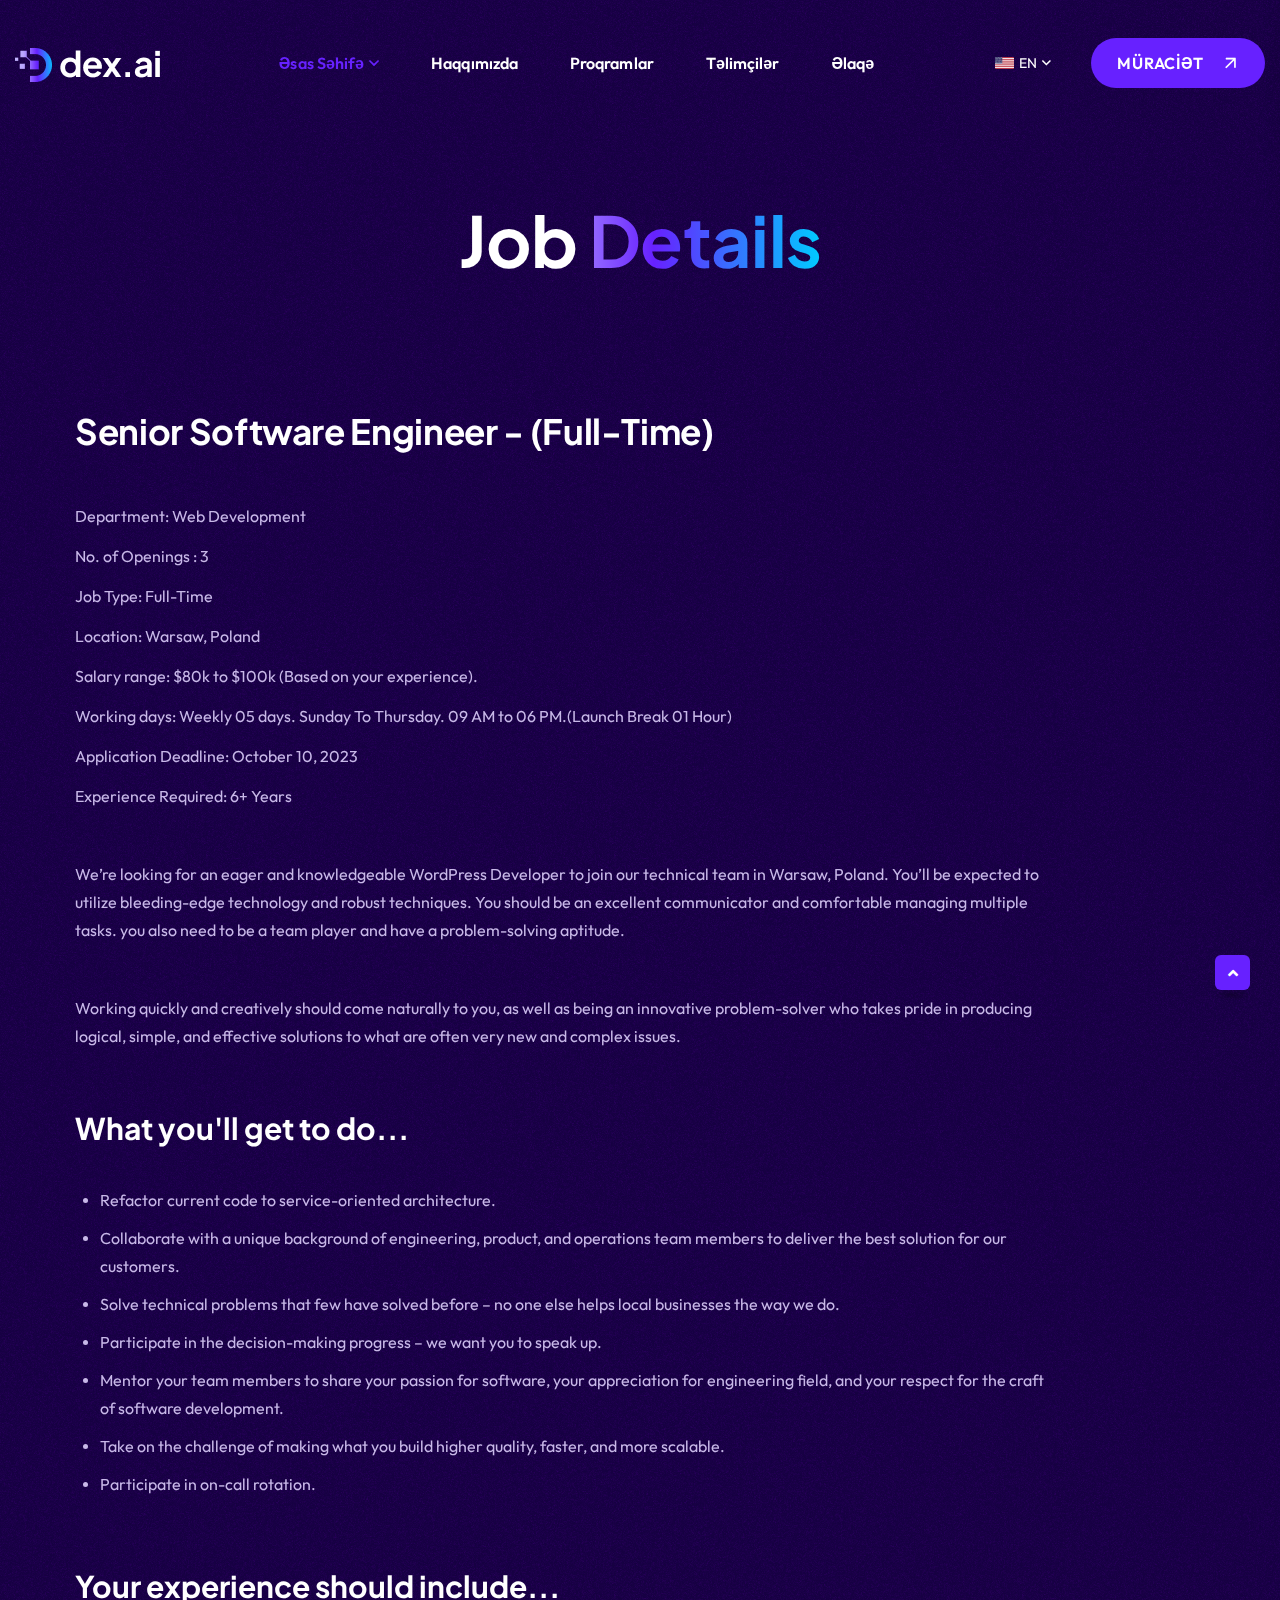
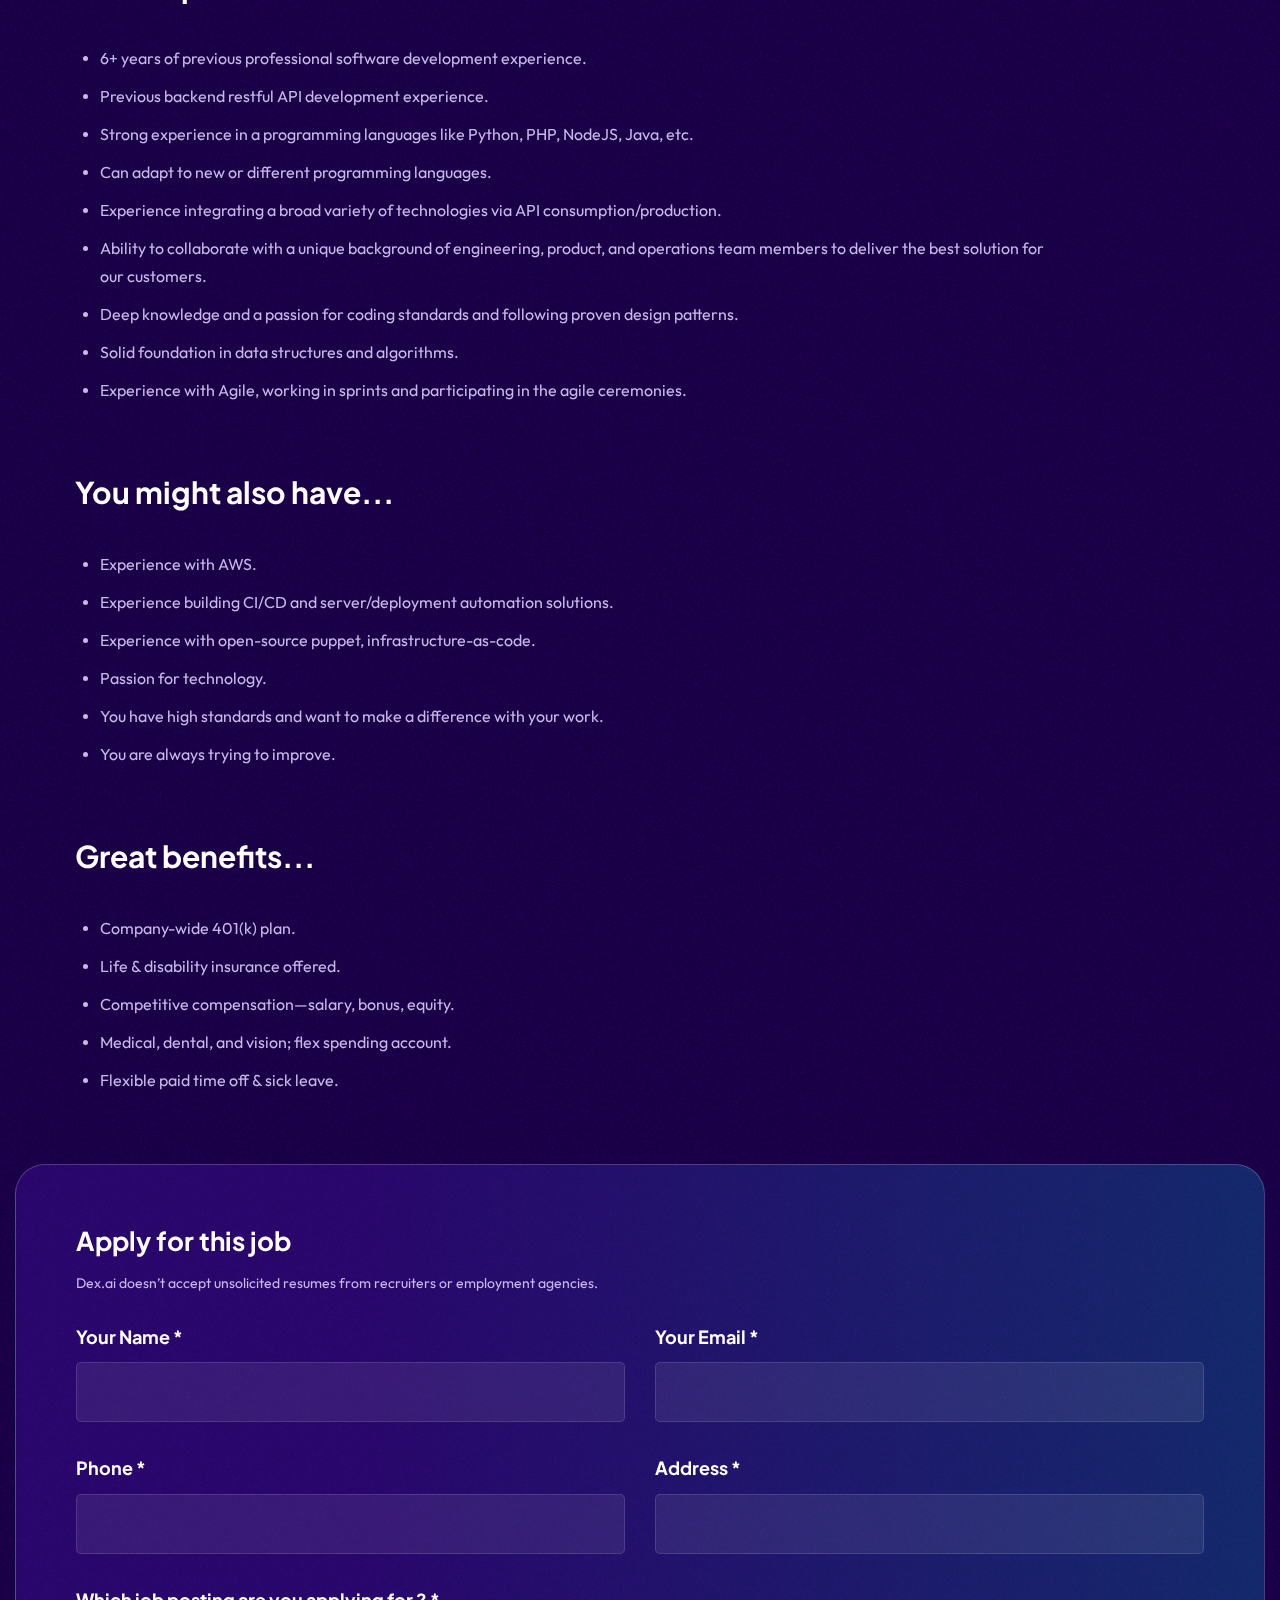
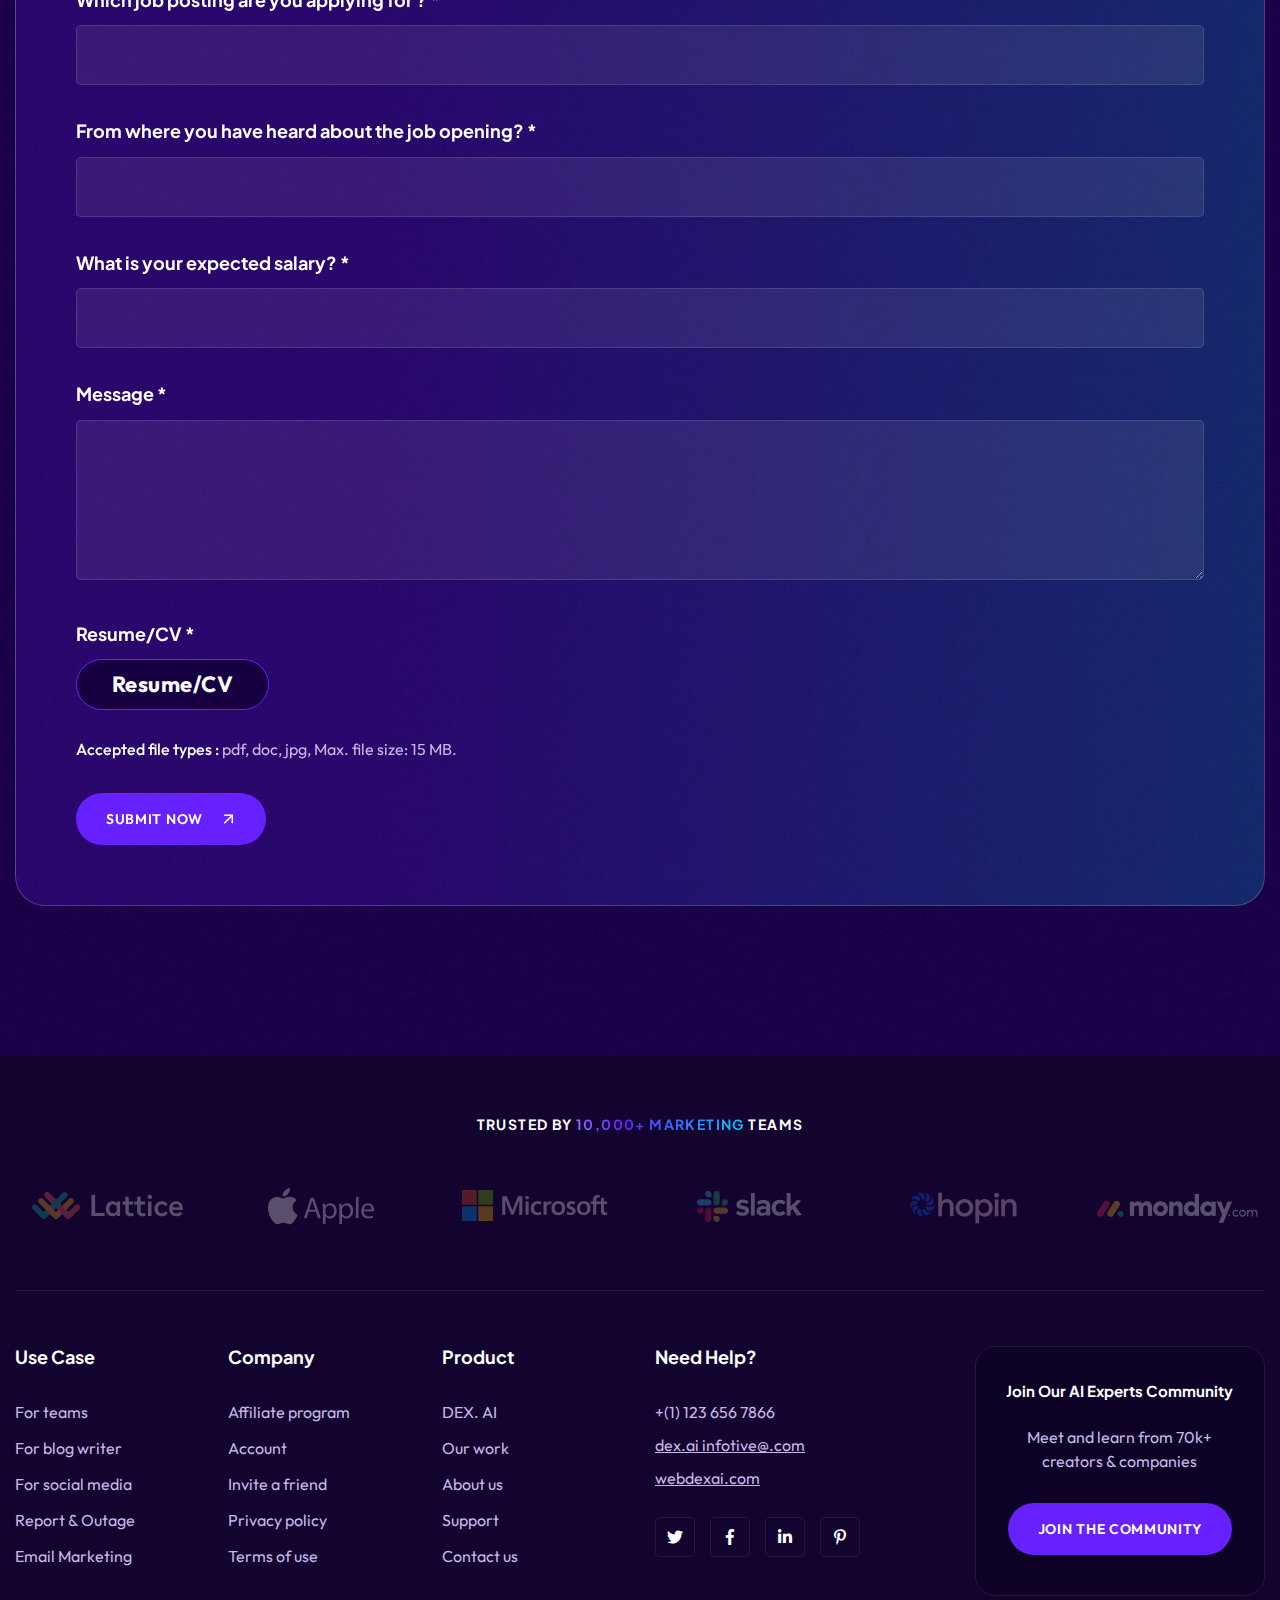
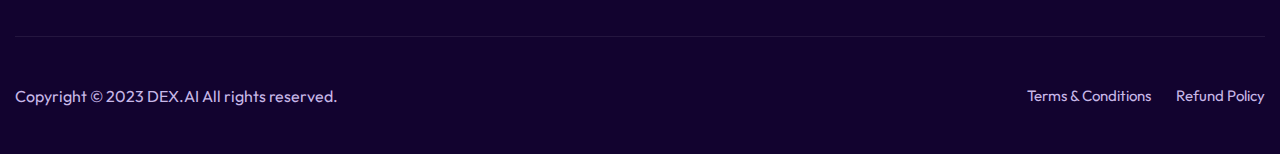
<file: bucard-academy-template/dexai/job-details.html>
<!doctype html>
<html class="no-js" lang="en">
    <head>
        <meta charset="utf-8">
        <meta http-equiv="x-ua-compatible" content="ie=edge">
        <title>Dex.AI - AI Writer & Tech Startup Landing Page Template</title>
        <meta name="description" content="Dex.AI - AI Writer & Tech Startup Landing Page Template">
        <meta name="viewport" content="width=device-width, initial-scale=1">

		<link rel="shortcut icon" type="image/x-icon" href="assets/img/favicon.png">
        <!-- Place favicon.ico in the root directory -->

        <!-- CSS here -->
        <link rel="stylesheet" href="assets/css/bootstrap.min.css">
        <link rel="stylesheet" href="assets/css/animate.min.css">
        <link rel="stylesheet" href="assets/css/magnific-popup.css">
        <link rel="stylesheet" href="assets/css/fontawesome-all.min.css">
        <link rel="stylesheet" href="assets/css/odometer.css">
        <link rel="stylesheet" href="assets/css/slick.css">
        <link rel="stylesheet" href="assets/css/select2.min.css">
        <link rel="stylesheet" href="assets/css/animatedheadline.css">
        <link rel="stylesheet" href="assets/css/aos.css">
        <link rel="stylesheet" href="assets/css/default.css">
        <link rel="stylesheet" href="assets/css/style.css">
        <link rel="stylesheet" href="assets/css/responsive.css">
    </head>
    <body>

        <!-- Preloader -->
        <div id="preloader">
            <div class="spinner">
                <div class="rect1"></div>
                <div class="rect2"></div>
                <div class="rect3"></div>
                <div class="rect4"></div>
                <div class="rect5"></div>
            </div>
        </div>
        <!-- Preloader -->

		<!-- Scroll-top -->
        <button class="scroll-top scroll-to-target" data-target="html">
            <i class="fas fa-angle-up"></i>
        </button>
        <!-- Scroll-top-end-->

        <!-- header-area -->
        <header>
            <div id="sticky-header" class="menu-area transparent-header">
                <div class="container custom-container">
                    <div class="row">
                        <div class="col-12">
                            <div class="mobile-nav-toggler"><i class="fas fa-bars"></i></div>
                            <div class="menu-wrap">
                                <nav class="menu-nav">
                                    <div class="logo">
                                        <a href="index.html"><img src="assets/img/logo/logo.png" alt="Logo"></a>
                                    </div>
                                    <div class="navbar-wrap main-menu d-none d-lg-flex">
                                        <ul class="navigation">
                                            <li class="active menu-item-has-children tg-mega-menu-has-children"><a href="#">Əsas səhifə</a>
                                                <div class="tg-mega-menu-wrap black-bg">
                                                    <div class="row row-cols-1 row-cols-lg-4 row-cols-xl-4">
                                                        <div class="col">
                                                            <div class="mega-menu-item active">
                                                                <div class="mega-menu-thumb">
                                                                    <a href="index.html"><img src="assets/img/images/home_img01.jpg" alt=""></a>
                                                                </div>
                                                                <div class="mega-menu-content">
                                                                    <h4 class="title"><a href="index.html">01: Ai Content Writer</a></h4>
                                                                </div>
                                                            </div>
                                                        </div>
                                                        <div class="col">
                                                            <div class="mega-menu-item">
                                                                <div class="mega-menu-thumb">
                                                                    <a href="index-2.html"><img src="assets/img/images/home_img02.jpg" alt=""></a>
                                                                </div>
                                                                <div class="mega-menu-content">
                                                                    <h4 class="title"><a href="index-2.html">02: Text to Video Ai</a></h4>
                                                                </div>
                                                            </div>
                                                        </div>
                                                        <div class="col">
                                                            <div class="mega-menu-item">
                                                                <div class="mega-menu-thumb">
                                                                    <a href="index-3.html"><img src="assets/img/images/home_img03.jpg" alt=""></a>
                                                                </div>
                                                                <div class="mega-menu-content">
                                                                    <h4 class="title"><a href="index-3.html">03:Text to Speech Ai</a></h4>
                                                                </div>
                                                            </div>
                                                        </div>
                                                        <div class="col">
                                                            <div class="mega-menu-item">
                                                                <div class="mega-menu-thumb">
                                                                    <img src="assets/img/images/coming_soon.jpg" alt="">
                                                                </div>
                                                                <div class="mega-menu-content">
                                                                    <h4 class="title">04: Coming Soon</h4>
                                                                </div>
                                                            </div>
                                                        </div>
                                                    </div>
                                                </div>
                                            </li>
                                            <li><a href="about.html">Haqqımızda</a></li>
                                            <li class="menu-item"><a href="#">Proqramlar</a>
                                            </li>
                                            <li class="menu-item"><a href="#">Təlimçilər</a>
                                                
                                            </li>
                                            <li><a href="contact.html">Əlaqə</a></li>
                                        </ul>
                                    </div>
                                    <div class="header-action d-none d-md-block">
                                        <ul class="list-wrap">
                                            <li class="header-lang">
                                                <div class="dropdown">
                                                    <button class="dropdown-toggle" type="button" id="dropdownMenuButton1" data-bs-toggle="dropdown" aria-haspopup="true" aria-expanded="false">
                                                        <img src="assets/img/icon/united-states.jpg" alt="">EN
                                                    </button>
                                                    <div class="dropdown-menu" aria-labelledby="dropdownMenuButton1">
                                                        <a class="dropdown-item" href="index.html"><img src="assets/img/icon/Flag_of_Azerbaijan.svg" alt="">AZE</a>
                                                    </div>
                                                </div>
                                            </li>
                                            <li class="header-btn"><a href="login.html" class="btn">Müracİət</a></li>
                                        </ul>
                                    </div>
                                </nav>
                            </div>

                            <!-- Mobile Menu  -->
                            <div class="mobile-menu">
                                <nav class="menu-box">
                                    <div class="close-btn"><i class="fas fa-times"></i></div>
                                    <div class="nav-logo">
                                        <a href="index.html"><img src="assets/img/logo/logo.png" alt="Logo"></a>
                                    </div>
                                    <div class="menu-outer">
                                        <!--Here Menu Will Come Automatically Via Javascript / Same Menu as in Header-->
                                    </div>
                                    <div class="social-links">
                                        <ul class="clearfix list-wrap">
                                            <li><a href="#"><i class="fab fa-facebook-f"></i></a></li>
                                            <li><a href="#"><i class="fab fa-twitter"></i></a></li>
                                            <li><a href="#"><i class="fab fa-instagram"></i></a></li>
                                            <li><a href="#"><i class="fab fa-linkedin-in"></i></a></li>
                                            <li><a href="#"><i class="fab fa-youtube"></i></a></li>
                                        </ul>
                                    </div>
                                </nav>
                            </div>
                            <div class="menu-backdrop"></div>
                            <!-- End Mobile Menu -->

                        </div>
                    </div>
                </div>
            </div>
        </header>
        <!-- header-area-end -->

        <!-- main-area -->
        <main class="main-content">
            <div class="noise-bg" data-background="assets/img/bg/noise_bg.png"></div>

            <!-- breadcrumb-area -->
            <section class="breadcrumb-area">
                <div class="container">
                    <div class="row">
                        <div class="col-12">
                            <div class="breadcrumb-content">
                                <h2 class="title">Job <span>Details</span></h2>
                            </div>
                        </div>
                    </div>
                </div>
            </section>
            <!-- breadcrumb-area-end -->

            <!-- job-details-area -->
            <section class="job-details-area pb-150">
                <div class="container">
                    <div class="row">
                        <div class="col-lg-10">
                            <div class="job-details-content">
                                <h2 class="title">Senior Software Engineer - (Full-Time)</h2>
                                <div class="job-qualifications">
                                    <ul class="list-wrap">
                                        <li>Department: Web Development</li>
                                        <li>No. of Openings : 3</li>
                                        <li>Job Type: Full-Time</li>
                                        <li>Location: Warsaw, Poland</li>
                                        <li>Salary range: $80k to $100k (Based on your experience).</li>
                                        <li>Working days: Weekly 05 days. Sunday To Thursday. 09 AM to 06 PM.(Launch Break 01 Hour)</li>
                                        <li>Application Deadline: October 10, 2023</li>
                                        <li>Experience Required: 6+ Years</li>
                                    </ul>
                                    <p class="info-one">We’re looking for an eager and knowledgeable WordPress Developer to join our technical team in Warsaw, Poland. You’ll be expected to utilize bleeding-edge technology and robust techniques. You should be an excellent communicator and comfortable managing multiple tasks. you also need to be a team player and have a problem-solving aptitude.</p>
                                    <p>Working quickly and creatively should come naturally to you, as well as being an innovative problem-solver who takes pride in producing logical, simple, and effective solutions to what are often very new and complex issues.</p>
                                </div>
                                <div class="job-details-list-wrap">
                                    <h2 class="title-two">What you'll get to do...</h2>
                                    <ul class="list-wrap">
                                        <li>Refactor current code to service-oriented architecture.</li>
                                        <li>Collaborate with a unique background of engineering, product, and operations team members to deliver the best solution for our customers.</li>
                                        <li>Solve technical problems that few have solved before – no one else helps local businesses the way we do.</li>
                                        <li>Participate in the decision-making progress – we want you to speak up.</li>
                                        <li>Mentor your team members to share your passion for software, your appreciation for engineering field, and your respect for the craft of software development.</li>
                                        <li>Take on the challenge of making what you build higher quality, faster, and more scalable.</li>
                                        <li>Participate in on-call rotation.</li>
                                    </ul>
                                </div>
                                <div class="job-details-list-wrap">
                                    <h2 class="title-two">Your experience should include...</h2>
                                    <ul class="list-wrap">
                                        <li>6+ years of previous professional software development experience.</li>
                                        <li>Previous backend restful API development experience.</li>
                                        <li>Strong experience in a programming languages like Python, PHP, NodeJS, Java, etc.</li>
                                        <li>Can adapt to new or different programming languages.</li>
                                        <li>Experience integrating a broad variety of technologies via API consumption/production.</li>
                                        <li>Ability to collaborate with a unique background of engineering, product, and operations team members to deliver the best solution for our customers.</li>
                                        <li>Deep knowledge and a passion for coding standards and following proven design patterns.</li>
                                        <li>Solid foundation in data structures and algorithms.</li>
                                        <li>Experience with Agile, working in sprints and participating in the agile ceremonies.</li>
                                    </ul>
                                </div>
                                <div class="job-details-list-wrap">
                                    <h2 class="title-two">You might also have...</h2>
                                    <ul class="list-wrap">
                                        <li>Experience with AWS.</li>
                                        <li>Experience building CI/CD and server/deployment automation solutions.</li>
                                        <li>Experience with open-source puppet, infrastructure-as-code.</li>
                                        <li>Passion for technology.</li>
                                        <li>You have high standards and want to make a difference with your work.</li>
                                        <li>You are always trying to improve.</li>
                                    </ul>
                                </div>
                                <div class="job-details-list-wrap">
                                    <h2 class="title-two">Great benefits...</h2>
                                    <ul class="list-wrap">
                                        <li>Company-wide 401(k) plan.</li>
                                        <li>Life & disability insurance offered.</li>
                                        <li>Competitive compensation—salary, bonus, equity.</li>
                                        <li>Medical, dental, and vision; flex spending account.</li>
                                        <li>Flexible paid time off & sick leave.</li>
                                    </ul>
                                </div>
                            </div>
                        </div>
                        <div class="col-lg-12">
                            <div class="job-apply-form-wrap">
                                <form action="#" class="apply-form">
                                    <h2 class="title">Apply for this job</h2>
                                    <span>Dex.ai doesn’t accept unsolicited resumes from recruiters or employment agencies.</span>
                                    <div class="row">
                                        <div class="col-md-6">
                                            <div class="form-grp">
                                                <label for="name">Your Name *</label>
                                                <input type="text" id="name">
                                            </div>
                                        </div>
                                        <div class="col-md-6">
                                            <div class="form-grp">
                                                <label for="email">Your Email *</label>
                                                <input type="email" id="email">
                                            </div>
                                        </div>
                                        <div class="col-md-6">
                                            <div class="form-grp">
                                                <label for="phone">Phone *</label>
                                                <input type="number" id="phone">
                                            </div>
                                        </div>
                                        <div class="col-md-6">
                                            <div class="form-grp">
                                                <label for="address">Address *</label>
                                                <input type="text" id="address">
                                            </div>
                                        </div>
                                    </div>
                                    <div class="form-grp">
                                        <label for="posting">Which job posting are you applying for ? *</label>
                                        <input type="text" id="posting">
                                    </div>
                                    <div class="form-grp">
                                        <label for="opening">From where you have heard about the job opening? *</label>
                                        <input type="text" id="opening">
                                    </div>
                                    <div class="form-grp">
                                        <label for="salary">What is your expected salary? *</label>
                                        <input type="text" id="salary">
                                    </div>
                                    <div class="form-grp">
                                        <label for="message">Message *</label>
                                        <textarea id="message"></textarea>
                                    </div>
                                    <div class="form-grp resume-grp">
                                        <label for="resume">Resume/CV *</label>
                                        <div class="resume-inner">
                                            <input type="file" id="resume">
                                            <span class="resume-btn">Resume/CV</span>
                                        </div>
                                        <span><strong>Accepted file types :</strong> pdf, doc, jpg, Max. file size: 15 MB.</span>
                                    </div>
                                    <button type="submit" class="btn">SUBMIT NOW</button>
                                </form>
                            </div>
                        </div>
                    </div>
                </div>
            </section>
            <!-- job-details-area-end -->

        </main>
        <!-- main-area-end -->

        <!-- footer-area -->
        <footer>
            <div class="footer-area">
                <div class="container">

                    <!-- brand-area -->
                    <div class="brand-area">
                        <div class="brand-wrap">
                            <h6 class="title">Trusted by <span>10,000+ marketing</span> teams</h6>
                            <div class="row brand-active">
                                <div class="col">
                                    <div class="brand-item">
                                        <img src="assets/img/brand/brand_img01.png" alt="">
                                    </div>
                                </div>
                                <div class="col">
                                    <div class="brand-item">
                                        <img src="assets/img/brand/brand_img02.png" alt="">
                                    </div>
                                </div>
                                <div class="col">
                                    <div class="brand-item">
                                        <img src="assets/img/brand/brand_img03.png" alt="">
                                    </div>
                                </div>
                                <div class="col">
                                    <div class="brand-item">
                                        <img src="assets/img/brand/brand_img04.png" alt="">
                                    </div>
                                </div>
                                <div class="col">
                                    <div class="brand-item">
                                        <img src="assets/img/brand/brand_img05.png" alt="">
                                    </div>
                                </div>
                                <div class="col">
                                    <div class="brand-item">
                                        <img src="assets/img/brand/brand_img06.png" alt="">
                                    </div>
                                </div>
                            </div>
                        </div>
                    </div>
                    <!-- brand-area-end -->

                    <div class="footer-top">
                        <div class="row">
                            <div class="col-xl-2 col-lg-3 col-md-4 col-sm-6">
                                <div class="footer-widget">
                                    <h4 class="fw-title">Use Case</h4>
                                    <div class="footer-link">
                                        <ul class="list-wrap">
                                            <li><a href="contact.html">For teams</a></li>
                                            <li><a href="contact.html">For blog writer</a></li>
                                            <li><a href="contact.html">For social media</a></li>
                                            <li><a href="contact.html">Report & Outage</a></li>
                                            <li><a href="contact.html">Email Marketing</a></li>
                                        </ul>
                                    </div>
                                </div>
                            </div>
                            <div class="col-xl-2 col-lg-3 col-md-4 col-sm-6">
                                <div class="footer-widget">
                                    <h4 class="fw-title">company</h4>
                                    <div class="footer-link">
                                        <ul class="list-wrap">
                                            <li><a href="contact.html">Affiliate program</a></li>
                                            <li><a href="login.html">Account</a></li>
                                            <li><a href="contact.html">Invite a friend</a></li>
                                            <li><a href="contact.html">Privacy policy</a></li>
                                            <li><a href="contact.html">Terms of use</a></li>
                                        </ul>
                                    </div>
                                </div>
                            </div>
                            <div class="col-xl-2 col-lg-3 col-md-4 col-sm-6">
                                <div class="footer-widget">
                                    <h4 class="fw-title">Product</h4>
                                    <div class="footer-link">
                                        <ul class="list-wrap">
                                            <li><a href="index.html">DEX. AI</a></li>
                                            <li><a href="work.html">Our work</a></li>
                                            <li><a href="about.html">About us</a></li>
                                            <li><a href="help.html">Support</a></li>
                                            <li><a href="contact.html">Contact us</a></li>
                                        </ul>
                                    </div>
                                </div>
                            </div>
                            <div class="col-xl-3 col-lg-3 col-md-6 col-sm-6">
                                <div class="footer-widget">
                                    <h4 class="fw-title">Need help?</h4>
                                    <div class="footer-contact">
                                        <a href="tel:0123456789" class="phone">+(1) 123 656 7866</a>
                                        <a href="mailto:dex.aiinfotive@.com" class="email">dex.ai infotive@.com</a>
                                        <a href="mailto:dex.aiinfotive@.com" class="email">webdexai.com</a>
                                    </div>
                                    <div class="footer-social">
                                        <ul class="list-wrap">
                                            <li><a href="#"><i class="fab fa-twitter"></i></a></li>
                                            <li><a href="#"><i class="fab fa-facebook-f"></i></a></li>
                                            <li><a href="#"><i class="fab fa-linkedin-in"></i></a></li>
                                            <li><a href="#"><i class="fab fa-pinterest-p"></i></a></li>
                                        </ul>
                                    </div>
                                </div>
                            </div>
                            <div class="col-xl-3 col-lg-4 col-md-6">
                                <div class="footer-widget">
                                    <div class="footer-newsletter">
                                        <h6 class="title">Join our AI experts community</h6>
                                        <p>Meet and learn from 70k+ creators & companies</p>
                                        <a href="contact.html" class="btn btn-two">join the community</a>
                                    </div>
                                </div>
                            </div>
                        </div>
                    </div>
                    <div class="footer-bottom">
                        <div class="row align-items-center">
                            <div class="col-lg-8">
                                <div class="copyright-text">
                                    <p>Copyright © 2023 DEX.AI All rights reserved.</p>
                                </div>
                            </div>
                            <div class="col-lg-4">
                                <div class="footer-menu">
                                    <ul class="list-wrap">
                                        <li><a href="contact.html">Terms & Conditions</a></li>
                                        <li><a href="contact.html">Refund Policy</a></li>
                                    </ul>
                                </div>
                            </div>
                        </div>
                    </div>
                </div>
            </div>
        </footer>
        <!-- footer-area-end -->



        <!-- JS here -->
        <script src="assets/js/vendor/jquery-3.6.0.min.js"></script>
        <script src="assets/js/bootstrap.min.js"></script>
        <script src="assets/js/imagesloaded.pkgd.min.js"></script>
        <script src="assets/js/jquery.magnific-popup.min.js"></script>
        <script src="assets/js/jquery.odometer.min.js"></script>
        <script src="assets/js/jquery.appear.js"></script>
        <script src="assets/js/gsap.js"></script>
        <script src="assets/js/ScrollTrigger.js"></script>
        <script src="assets/js/ScrollToPlugin.min.js"></script>
        <script src="assets/js/SplitText.js"></script>
        <script src="assets/js/gsap-animation.js"></script>
        <script src="assets/js/select2.min.js"></script>
        <script src="assets/js/slick.min.js"></script>
        <script src="assets/js/animatedheadline.min.js"></script>
        <script src="assets/js/aos.js"></script>
        <script src="assets/js/ajax-form.js"></script>
        <script src="assets/js/wow.min.js"></script>
        <script src="assets/js/main.js"></script>
    </body>
</html>
</file>
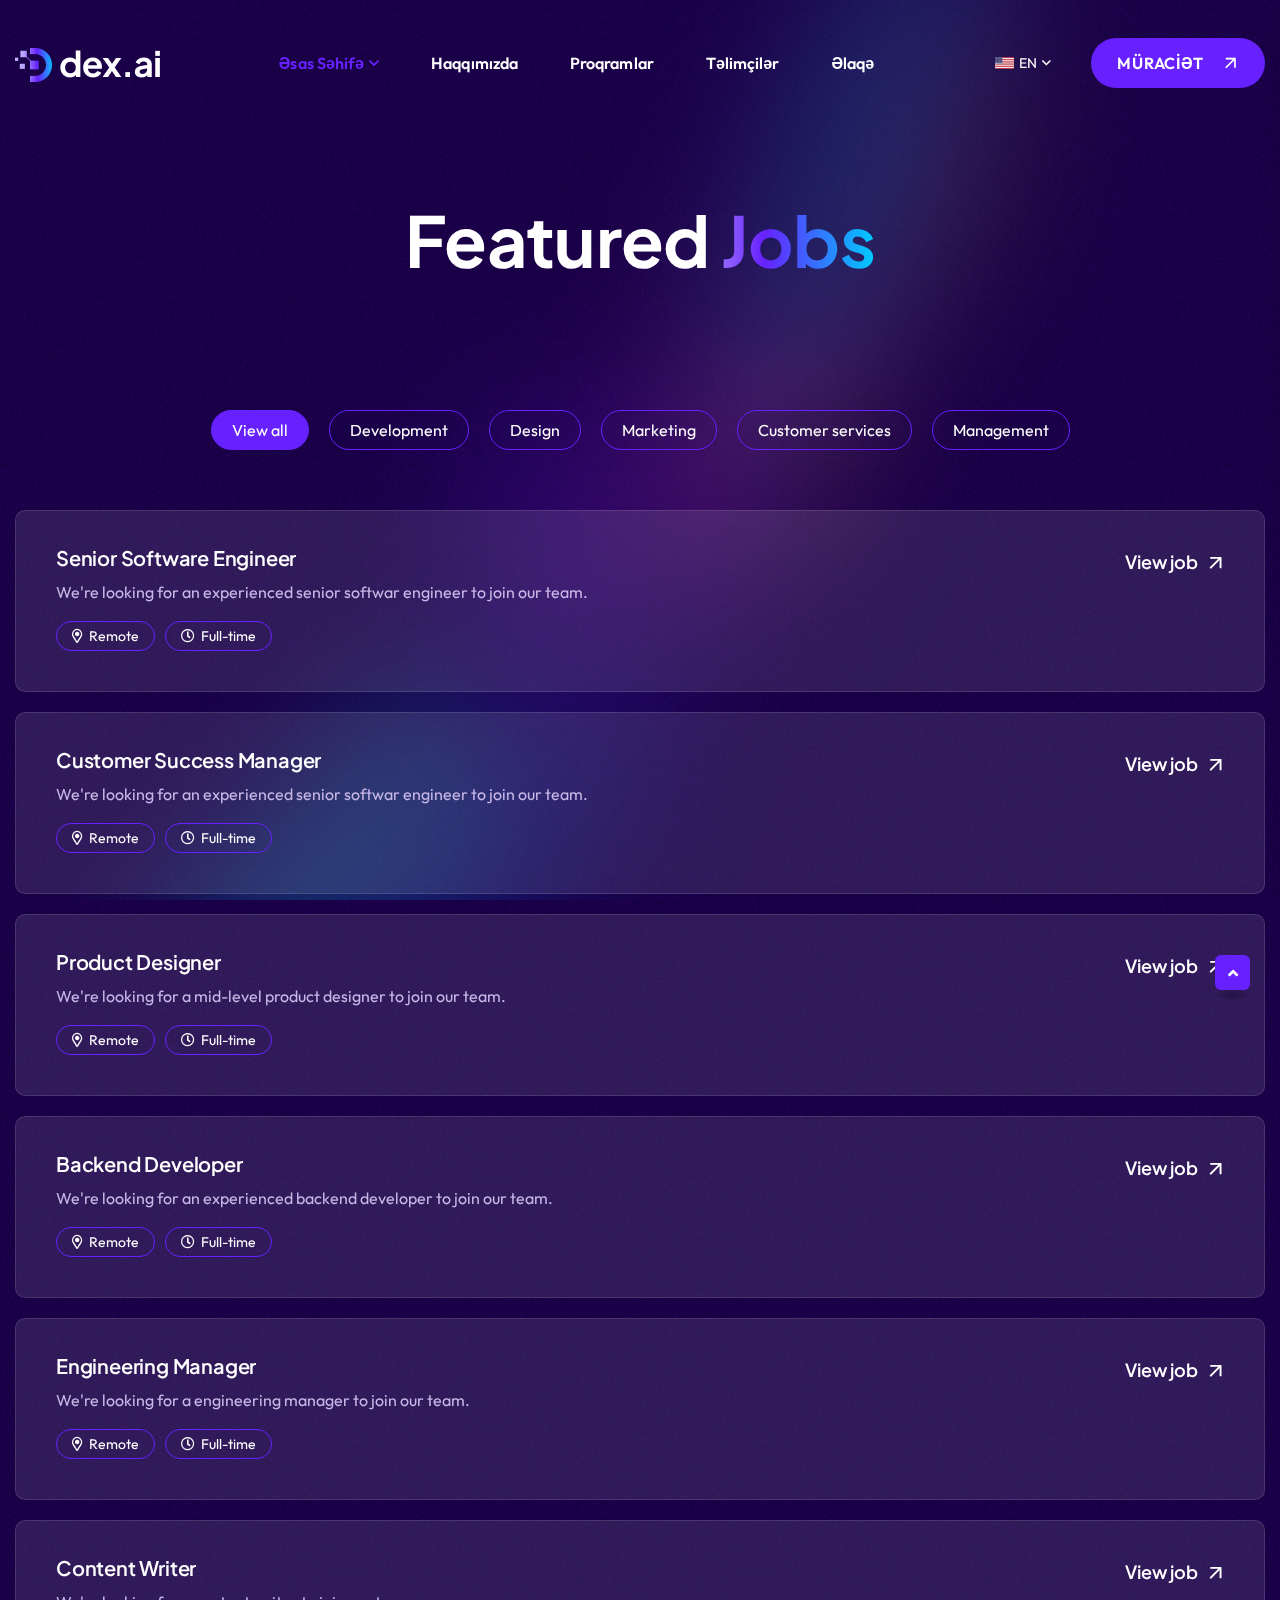
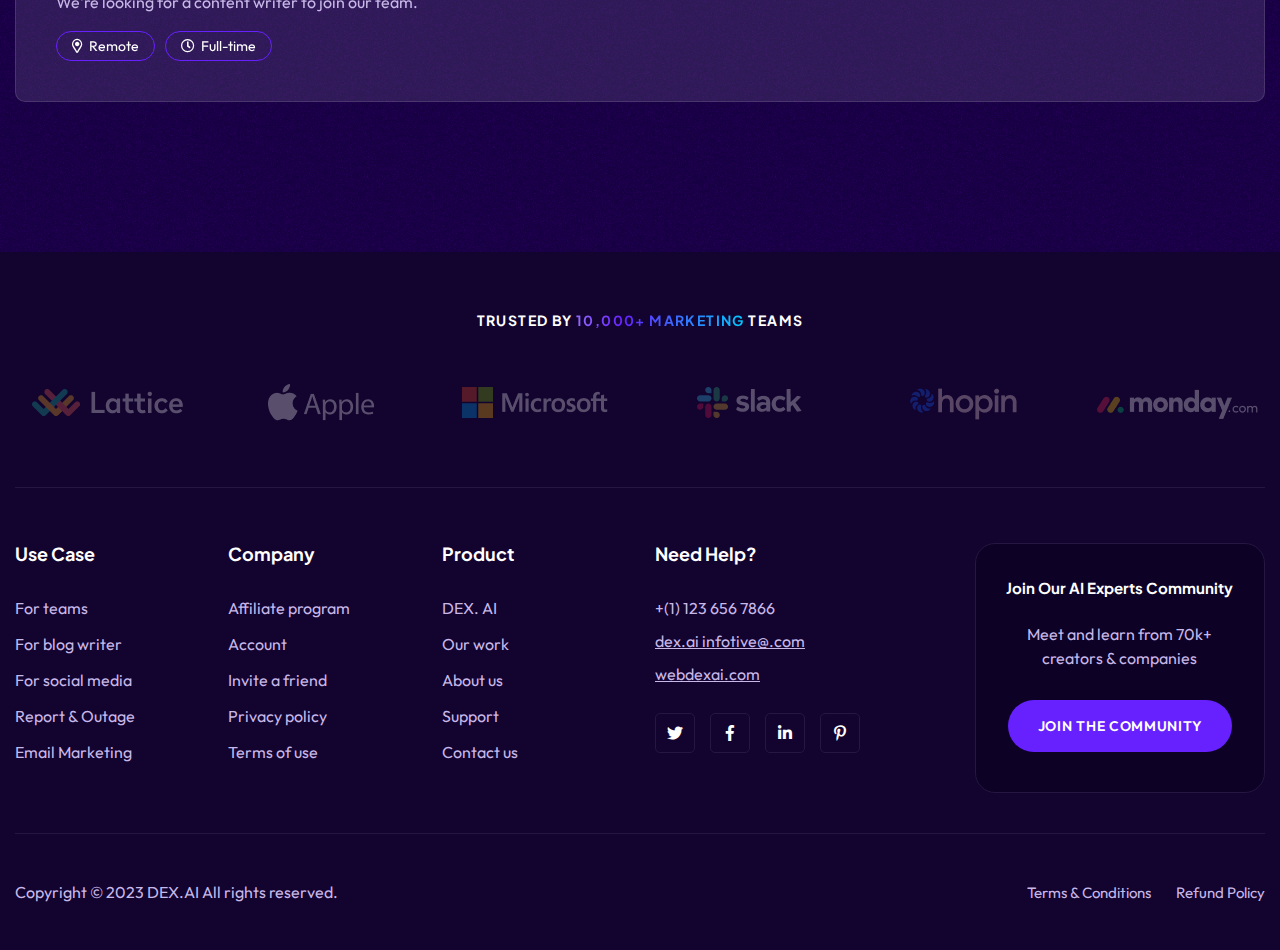
<file: bucard-academy-template/dexai/job.html>
<!doctype html>
<html class="no-js" lang="en">
    <head>
        <meta charset="utf-8">
        <meta http-equiv="x-ua-compatible" content="ie=edge">
        <title>Dex.AI - AI Writer & Tech Startup Landing Page Template</title>
        <meta name="description" content="Dex.AI - AI Writer & Tech Startup Landing Page Template">
        <meta name="viewport" content="width=device-width, initial-scale=1">

		<link rel="shortcut icon" type="image/x-icon" href="assets/img/favicon.png">
        <!-- Place favicon.ico in the root directory -->

        <!-- CSS here -->
        <link rel="stylesheet" href="assets/css/bootstrap.min.css">
        <link rel="stylesheet" href="assets/css/animate.min.css">
        <link rel="stylesheet" href="assets/css/magnific-popup.css">
        <link rel="stylesheet" href="assets/css/fontawesome-all.min.css">
        <link rel="stylesheet" href="assets/css/odometer.css">
        <link rel="stylesheet" href="assets/css/slick.css">
        <link rel="stylesheet" href="assets/css/select2.min.css">
        <link rel="stylesheet" href="assets/css/animatedheadline.css">
        <link rel="stylesheet" href="assets/css/aos.css">
        <link rel="stylesheet" href="assets/css/default.css">
        <link rel="stylesheet" href="assets/css/style.css">
        <link rel="stylesheet" href="assets/css/responsive.css">
    </head>
    <body>

        <!-- Preloader -->
        <div id="preloader">
            <div class="spinner">
                <div class="rect1"></div>
                <div class="rect2"></div>
                <div class="rect3"></div>
                <div class="rect4"></div>
                <div class="rect5"></div>
            </div>
        </div>
        <!-- Preloader -->

		<!-- Scroll-top -->
        <button class="scroll-top scroll-to-target" data-target="html">
            <i class="fas fa-angle-up"></i>
        </button>
        <!-- Scroll-top-end-->

        <!-- header-area -->
        <header>
            <div id="sticky-header" class="menu-area transparent-header">
                <div class="container custom-container">
                    <div class="row">
                        <div class="col-12">
                            <div class="mobile-nav-toggler"><i class="fas fa-bars"></i></div>
                            <div class="menu-wrap">
                                <nav class="menu-nav">
                                    <div class="logo">
                                        <a href="index.html"><img src="assets/img/logo/logo.png" alt="Logo"></a>
                                    </div>
                                    <div class="navbar-wrap main-menu d-none d-lg-flex">
                                        <ul class="navigation">
                                            <li class="active menu-item-has-children tg-mega-menu-has-children"><a href="#">Əsas səhifə</a>
                                                <div class="tg-mega-menu-wrap black-bg">
                                                    <div class="row row-cols-1 row-cols-lg-4 row-cols-xl-4">
                                                        <div class="col">
                                                            <div class="mega-menu-item active">
                                                                <div class="mega-menu-thumb">
                                                                    <a href="index.html"><img src="assets/img/images/home_img01.jpg" alt=""></a>
                                                                </div>
                                                                <div class="mega-menu-content">
                                                                    <h4 class="title"><a href="index.html">01: Ai Content Writer</a></h4>
                                                                </div>
                                                            </div>
                                                        </div>
                                                        <div class="col">
                                                            <div class="mega-menu-item">
                                                                <div class="mega-menu-thumb">
                                                                    <a href="index-2.html"><img src="assets/img/images/home_img02.jpg" alt=""></a>
                                                                </div>
                                                                <div class="mega-menu-content">
                                                                    <h4 class="title"><a href="index-2.html">02: Text to Video Ai</a></h4>
                                                                </div>
                                                            </div>
                                                        </div>
                                                        <div class="col">
                                                            <div class="mega-menu-item">
                                                                <div class="mega-menu-thumb">
                                                                    <a href="index-3.html"><img src="assets/img/images/home_img03.jpg" alt=""></a>
                                                                </div>
                                                                <div class="mega-menu-content">
                                                                    <h4 class="title"><a href="index-3.html">03:Text to Speech Ai</a></h4>
                                                                </div>
                                                            </div>
                                                        </div>
                                                        <div class="col">
                                                            <div class="mega-menu-item">
                                                                <div class="mega-menu-thumb">
                                                                    <img src="assets/img/images/coming_soon.jpg" alt="">
                                                                </div>
                                                                <div class="mega-menu-content">
                                                                    <h4 class="title">04: Coming Soon</h4>
                                                                </div>
                                                            </div>
                                                        </div>
                                                    </div>
                                                </div>
                                            </li>
                                            <li><a href="about.html">Haqqımızda</a></li>
                                            <li class="menu-item"><a href="#">Proqramlar</a>
                                            </li>
                                            <li class="menu-item"><a href="#">Təlimçilər</a>
                                                
                                            </li>
                                            <li><a href="contact.html">Əlaqə</a></li>
                                        </ul>
                                    </div>
                                    <div class="header-action d-none d-md-block">
                                        <ul class="list-wrap">
                                            <li class="header-lang">
                                                <div class="dropdown">
                                                    <button class="dropdown-toggle" type="button" id="dropdownMenuButton1" data-bs-toggle="dropdown" aria-haspopup="true" aria-expanded="false">
                                                        <img src="assets/img/icon/united-states.jpg" alt="">EN
                                                    </button>
                                                    <div class="dropdown-menu" aria-labelledby="dropdownMenuButton1">
                                                        <a class="dropdown-item" href="index.html"><img src="assets/img/icon/Flag_of_Azerbaijan.svg" alt="">AZE</a>
                                                    </div>
                                                </div>
                                            </li>
                                            <li class="header-btn"><a href="login.html" class="btn">Müracİət</a></li>
                                        </ul>
                                    </div>
                                </nav>
                            </div>

                            <!-- Mobile Menu  -->
                            <div class="mobile-menu">
                                <nav class="menu-box">
                                    <div class="close-btn"><i class="fas fa-times"></i></div>
                                    <div class="nav-logo">
                                        <a href="index.html"><img src="assets/img/logo/logo.png" alt="Logo"></a>
                                    </div>
                                    <div class="menu-outer">
                                        <!--Here Menu Will Come Automatically Via Javascript / Same Menu as in Header-->
                                    </div>
                                    <div class="social-links">
                                        <ul class="clearfix list-wrap">
                                            <li><a href="#"><i class="fab fa-facebook-f"></i></a></li>
                                            <li><a href="#"><i class="fab fa-twitter"></i></a></li>
                                            <li><a href="#"><i class="fab fa-instagram"></i></a></li>
                                            <li><a href="#"><i class="fab fa-linkedin-in"></i></a></li>
                                            <li><a href="#"><i class="fab fa-youtube"></i></a></li>
                                        </ul>
                                    </div>
                                </nav>
                            </div>
                            <div class="menu-backdrop"></div>
                            <!-- End Mobile Menu -->

                        </div>
                    </div>
                </div>
            </div>
        </header>
        <!-- header-area-end -->

        <!-- main-area -->
        <main class="main-content">
            <div class="noise-bg" data-background="assets/img/bg/noise_bg.png"></div>
            <div class="main-shape" data-background="assets/img/images/main_shape.png"></div>

            <!-- breadcrumb-area -->
            <section class="breadcrumb-area">
                <div class="container">
                    <div class="row">
                        <div class="col-12">
                            <div class="breadcrumb-content">
                                <h2 class="title">Featured <span>Jobs</span></h2>
                            </div>
                        </div>
                    </div>
                </div>
            </section>
            <!-- breadcrumb-area-end -->

            <!-- job-area -->
            <section class="job-area pb-150">
                <div class="container">
                    <div class="row">
                        <div class="col-lg-12">
                            <div class="job-tab-wrap">
                                <ul class="nav nav-tabs" id="myTab" role="tablist">
                                    <li class="nav-item" role="presentation">
                                        <button class="nav-link active" id="all-tab" data-bs-toggle="tab" data-bs-target="#all-tab-pane" type="button" role="tab" aria-controls="all-tab-pane" aria-selected="true">View all</button>
                                    </li>
                                    <li class="nav-item" role="presentation">
                                        <button class="nav-link" id="development-tab" data-bs-toggle="tab" data-bs-target="#development-tab-pane" type="button" role="tab" aria-controls="development-tab-pane" aria-selected="false">Development</button>
                                    </li>
                                    <li class="nav-item" role="presentation">
                                        <button class="nav-link" id="design-tab" data-bs-toggle="tab" data-bs-target="#design-tab-pane" type="button" role="tab" aria-controls="design-tab-pane" aria-selected="false">Design</button>
                                    </li>
                                    <li class="nav-item" role="presentation">
                                        <button class="nav-link" id="marketing-tab" data-bs-toggle="tab" data-bs-target="#marketing-tab-pane" type="button" role="tab" aria-controls="marketing-tab-pane" aria-selected="false">Marketing</button>
                                    </li>
                                    <li class="nav-item" role="presentation">
                                        <button class="nav-link" id="customer-tab" data-bs-toggle="tab" data-bs-target="#customer-tab-pane" type="button" role="tab" aria-controls="customer-tab-pane" aria-selected="false">Customer services</button>
                                    </li>
                                    <li class="nav-item" role="presentation">
                                        <button class="nav-link" id="management-tab" data-bs-toggle="tab" data-bs-target="#management-tab-pane" type="button" role="tab" aria-controls="management-tab-pane" aria-selected="false">Management</button>
                                    </li>
                                </ul>
                                <div class="tab-content" id="myTabContent">
                                    <div class="tab-pane fade show active" id="all-tab-pane" role="tabpanel" aria-labelledby="all-tab" tabindex="0">
                                        <div class="job-item-wrap">
                                            <div class="job-item">
                                                <div class="job-content">
                                                    <h2 class="title"><a href="job-details.html">Senior Software Engineer</a></h2>
                                                    <p>We're looking for an experienced senior softwar engineer to join our team.</p>
                                                    <ul class="list-wrap">
                                                        <li><a href="job-details.html"><i class="far fa-map-marker-alt"></i>Remote</a></li>
                                                        <li><a href="job-details.html"><i class="far fa-clock"></i>Full-time</a></li>
                                                    </ul>
                                                </div>
                                                <div class="job-detail-btn">
                                                    <a href="job-details.btn">View job<i class="far fa-arrow-right"></i></a>
                                                </div>
                                            </div>
                                            <div class="job-item">
                                                <div class="job-content">
                                                    <h2 class="title"><a href="job-details.html">Customer Success Manager</a></h2>
                                                    <p>We're looking for an experienced senior softwar engineer to join our team.</p>
                                                    <ul class="list-wrap">
                                                        <li><a href="job-details.html"><i class="far fa-map-marker-alt"></i>Remote</a></li>
                                                        <li><a href="job-details.html"><i class="far fa-clock"></i>Full-time</a></li>
                                                    </ul>
                                                </div>
                                                <div class="job-detail-btn">
                                                    <a href="job-details.btn">View job<i class="far fa-arrow-right"></i></a>
                                                </div>
                                            </div>
                                            <div class="job-item">
                                                <div class="job-content">
                                                    <h2 class="title"><a href="job-details.html">Product Designer</a></h2>
                                                    <p>We're looking for a mid-level product designer to join our team.</p>
                                                    <ul class="list-wrap">
                                                        <li><a href="job-details.html"><i class="far fa-map-marker-alt"></i>Remote</a></li>
                                                        <li><a href="job-details.html"><i class="far fa-clock"></i>Full-time</a></li>
                                                    </ul>
                                                </div>
                                                <div class="job-detail-btn">
                                                    <a href="job-details.btn">View job<i class="far fa-arrow-right"></i></a>
                                                </div>
                                            </div>
                                            <div class="job-item">
                                                <div class="job-content">
                                                    <h2 class="title"><a href="job-details.html">Backend Developer</a></h2>
                                                    <p>We're looking for an experienced backend developer to join our team.</p>
                                                    <ul class="list-wrap">
                                                        <li><a href="job-details.html"><i class="far fa-map-marker-alt"></i>Remote</a></li>
                                                        <li><a href="job-details.html"><i class="far fa-clock"></i>Full-time</a></li>
                                                    </ul>
                                                </div>
                                                <div class="job-detail-btn">
                                                    <a href="job-details.btn">View job<i class="far fa-arrow-right"></i></a>
                                                </div>
                                            </div>
                                            <div class="job-item">
                                                <div class="job-content">
                                                    <h2 class="title"><a href="job-details.html">Engineering Manager</a></h2>
                                                    <p>We're looking for a engineering manager to join our team.</p>
                                                    <ul class="list-wrap">
                                                        <li><a href="job-details.html"><i class="far fa-map-marker-alt"></i>Remote</a></li>
                                                        <li><a href="job-details.html"><i class="far fa-clock"></i>Full-time</a></li>
                                                    </ul>
                                                </div>
                                                <div class="job-detail-btn">
                                                    <a href="job-details.btn">View job<i class="far fa-arrow-right"></i></a>
                                                </div>
                                            </div>
                                            <div class="job-item">
                                                <div class="job-content">
                                                    <h2 class="title"><a href="job-details.html">Content Writer</a></h2>
                                                    <p>We're looking for a content writer to join our team.</p>
                                                    <ul class="list-wrap">
                                                        <li><a href="job-details.html"><i class="far fa-map-marker-alt"></i>Remote</a></li>
                                                        <li><a href="job-details.html"><i class="far fa-clock"></i>Full-time</a></li>
                                                    </ul>
                                                </div>
                                                <div class="job-detail-btn">
                                                    <a href="job-details.btn">View job<i class="far fa-arrow-right"></i></a>
                                                </div>
                                            </div>
                                        </div>
                                    </div>
                                    <div class="tab-pane fade" id="development-tab-pane" role="tabpanel" aria-labelledby="development-tab" tabindex="0">
                                        <div class="job-item-wrap">
                                            <div class="job-item">
                                                <div class="job-content">
                                                    <h2 class="title"><a href="job-details.html">Product Designer</a></h2>
                                                    <p>We're looking for a mid-level product designer to join our team.</p>
                                                    <ul class="list-wrap">
                                                        <li><a href="job-details.html"><i class="far fa-map-marker-alt"></i>Remote</a></li>
                                                        <li><a href="job-details.html"><i class="far fa-clock"></i>Full-time</a></li>
                                                    </ul>
                                                </div>
                                                <div class="job-detail-btn">
                                                    <a href="job-details.btn">View job<i class="far fa-arrow-right"></i></a>
                                                </div>
                                            </div>
                                            <div class="job-item">
                                                <div class="job-content">
                                                    <h2 class="title"><a href="job-details.html">Backend Developer</a></h2>
                                                    <p>We're looking for an experienced backend developer to join our team.</p>
                                                    <ul class="list-wrap">
                                                        <li><a href="job-details.html"><i class="far fa-map-marker-alt"></i>Remote</a></li>
                                                        <li><a href="job-details.html"><i class="far fa-clock"></i>Full-time</a></li>
                                                    </ul>
                                                </div>
                                                <div class="job-detail-btn">
                                                    <a href="job-details.btn">View job<i class="far fa-arrow-right"></i></a>
                                                </div>
                                            </div>
                                            <div class="job-item">
                                                <div class="job-content">
                                                    <h2 class="title"><a href="job-details.html">Engineering Manager</a></h2>
                                                    <p>We're looking for a engineering manager to join our team.</p>
                                                    <ul class="list-wrap">
                                                        <li><a href="job-details.html"><i class="far fa-map-marker-alt"></i>Remote</a></li>
                                                        <li><a href="job-details.html"><i class="far fa-clock"></i>Full-time</a></li>
                                                    </ul>
                                                </div>
                                                <div class="job-detail-btn">
                                                    <a href="job-details.btn">View job<i class="far fa-arrow-right"></i></a>
                                                </div>
                                            </div>
                                            <div class="job-item">
                                                <div class="job-content">
                                                    <h2 class="title"><a href="job-details.html">Content Writer</a></h2>
                                                    <p>We're looking for a content writer to join our team.</p>
                                                    <ul class="list-wrap">
                                                        <li><a href="job-details.html"><i class="far fa-map-marker-alt"></i>Remote</a></li>
                                                        <li><a href="job-details.html"><i class="far fa-clock"></i>Full-time</a></li>
                                                    </ul>
                                                </div>
                                                <div class="job-detail-btn">
                                                    <a href="job-details.btn">View job<i class="far fa-arrow-right"></i></a>
                                                </div>
                                            </div>
                                        </div>
                                    </div>
                                    <div class="tab-pane fade" id="design-tab-pane" role="tabpanel" aria-labelledby="design-tab" tabindex="0">
                                        <div class="job-item-wrap">
                                            <div class="job-item">
                                                <div class="job-content">
                                                    <h2 class="title"><a href="job-details.html">Customer Success Manager</a></h2>
                                                    <p>We're looking for an experienced senior softwar engineer to join our team.</p>
                                                    <ul class="list-wrap">
                                                        <li><a href="job-details.html"><i class="far fa-map-marker-alt"></i>Remote</a></li>
                                                        <li><a href="job-details.html"><i class="far fa-clock"></i>Full-time</a></li>
                                                    </ul>
                                                </div>
                                                <div class="job-detail-btn">
                                                    <a href="job-details.btn">View job<i class="far fa-arrow-right"></i></a>
                                                </div>
                                            </div>
                                            <div class="job-item">
                                                <div class="job-content">
                                                    <h2 class="title"><a href="job-details.html">Product Designer</a></h2>
                                                    <p>We're looking for a mid-level product designer to join our team.</p>
                                                    <ul class="list-wrap">
                                                        <li><a href="job-details.html"><i class="far fa-map-marker-alt"></i>Remote</a></li>
                                                        <li><a href="job-details.html"><i class="far fa-clock"></i>Full-time</a></li>
                                                    </ul>
                                                </div>
                                                <div class="job-detail-btn">
                                                    <a href="job-details.btn">View job<i class="far fa-arrow-right"></i></a>
                                                </div>
                                            </div>
                                            <div class="job-item">
                                                <div class="job-content">
                                                    <h2 class="title"><a href="job-details.html">Engineering Manager</a></h2>
                                                    <p>We're looking for a engineering manager to join our team.</p>
                                                    <ul class="list-wrap">
                                                        <li><a href="job-details.html"><i class="far fa-map-marker-alt"></i>Remote</a></li>
                                                        <li><a href="job-details.html"><i class="far fa-clock"></i>Full-time</a></li>
                                                    </ul>
                                                </div>
                                                <div class="job-detail-btn">
                                                    <a href="job-details.btn">View job<i class="far fa-arrow-right"></i></a>
                                                </div>
                                            </div>
                                            <div class="job-item">
                                                <div class="job-content">
                                                    <h2 class="title"><a href="job-details.html">Content Writer</a></h2>
                                                    <p>We're looking for a content writer to join our team.</p>
                                                    <ul class="list-wrap">
                                                        <li><a href="job-details.html"><i class="far fa-map-marker-alt"></i>Remote</a></li>
                                                        <li><a href="job-details.html"><i class="far fa-clock"></i>Full-time</a></li>
                                                    </ul>
                                                </div>
                                                <div class="job-detail-btn">
                                                    <a href="job-details.btn">View job<i class="far fa-arrow-right"></i></a>
                                                </div>
                                            </div>
                                        </div>
                                    </div>
                                    <div class="tab-pane fade" id="marketing-tab-pane" role="tabpanel" aria-labelledby="marketing-tab" tabindex="0">
                                        <div class="job-item-wrap">
                                            <div class="job-item">
                                                <div class="job-content">
                                                    <h2 class="title"><a href="job-details.html">Senior Software Engineer</a></h2>
                                                    <p>We're looking for an experienced senior softwar engineer to join our team.</p>
                                                    <ul class="list-wrap">
                                                        <li><a href="job-details.html"><i class="far fa-map-marker-alt"></i>Remote</a></li>
                                                        <li><a href="job-details.html"><i class="far fa-clock"></i>Full-time</a></li>
                                                    </ul>
                                                </div>
                                                <div class="job-detail-btn">
                                                    <a href="job-details.btn">View job<i class="far fa-arrow-right"></i></a>
                                                </div>
                                            </div>
                                            <div class="job-item">
                                                <div class="job-content">
                                                    <h2 class="title"><a href="job-details.html">Product Designer</a></h2>
                                                    <p>We're looking for a mid-level product designer to join our team.</p>
                                                    <ul class="list-wrap">
                                                        <li><a href="job-details.html"><i class="far fa-map-marker-alt"></i>Remote</a></li>
                                                        <li><a href="job-details.html"><i class="far fa-clock"></i>Full-time</a></li>
                                                    </ul>
                                                </div>
                                                <div class="job-detail-btn">
                                                    <a href="job-details.btn">View job<i class="far fa-arrow-right"></i></a>
                                                </div>
                                            </div>
                                            <div class="job-item">
                                                <div class="job-content">
                                                    <h2 class="title"><a href="job-details.html">Backend Developer</a></h2>
                                                    <p>We're looking for an experienced backend developer to join our team.</p>
                                                    <ul class="list-wrap">
                                                        <li><a href="job-details.html"><i class="far fa-map-marker-alt"></i>Remote</a></li>
                                                        <li><a href="job-details.html"><i class="far fa-clock"></i>Full-time</a></li>
                                                    </ul>
                                                </div>
                                                <div class="job-detail-btn">
                                                    <a href="job-details.btn">View job<i class="far fa-arrow-right"></i></a>
                                                </div>
                                            </div>
                                            <div class="job-item">
                                                <div class="job-content">
                                                    <h2 class="title"><a href="job-details.html">Engineering Manager</a></h2>
                                                    <p>We're looking for a engineering manager to join our team.</p>
                                                    <ul class="list-wrap">
                                                        <li><a href="job-details.html"><i class="far fa-map-marker-alt"></i>Remote</a></li>
                                                        <li><a href="job-details.html"><i class="far fa-clock"></i>Full-time</a></li>
                                                    </ul>
                                                </div>
                                                <div class="job-detail-btn">
                                                    <a href="job-details.btn">View job<i class="far fa-arrow-right"></i></a>
                                                </div>
                                            </div>
                                            <div class="job-item">
                                                <div class="job-content">
                                                    <h2 class="title"><a href="job-details.html">Content Writer</a></h2>
                                                    <p>We're looking for a content writer to join our team.</p>
                                                    <ul class="list-wrap">
                                                        <li><a href="job-details.html"><i class="far fa-map-marker-alt"></i>Remote</a></li>
                                                        <li><a href="job-details.html"><i class="far fa-clock"></i>Full-time</a></li>
                                                    </ul>
                                                </div>
                                                <div class="job-detail-btn">
                                                    <a href="job-details.btn">View job<i class="far fa-arrow-right"></i></a>
                                                </div>
                                            </div>
                                        </div>
                                    </div>
                                    <div class="tab-pane fade" id="customer-tab-pane" role="tabpanel" aria-labelledby="customer-tab" tabindex="0">
                                        <div class="job-item-wrap">
                                            <div class="job-item">
                                                <div class="job-content">
                                                    <h2 class="title"><a href="job-details.html">Senior Software Engineer</a></h2>
                                                    <p>We're looking for an experienced senior softwar engineer to join our team.</p>
                                                    <ul class="list-wrap">
                                                        <li><a href="job-details.html"><i class="far fa-map-marker-alt"></i>Remote</a></li>
                                                        <li><a href="job-details.html"><i class="far fa-clock"></i>Full-time</a></li>
                                                    </ul>
                                                </div>
                                                <div class="job-detail-btn">
                                                    <a href="job-details.btn">View job<i class="far fa-arrow-right"></i></a>
                                                </div>
                                            </div>
                                            <div class="job-item">
                                                <div class="job-content">
                                                    <h2 class="title"><a href="job-details.html">Customer Success Manager</a></h2>
                                                    <p>We're looking for an experienced senior softwar engineer to join our team.</p>
                                                    <ul class="list-wrap">
                                                        <li><a href="job-details.html"><i class="far fa-map-marker-alt"></i>Remote</a></li>
                                                        <li><a href="job-details.html"><i class="far fa-clock"></i>Full-time</a></li>
                                                    </ul>
                                                </div>
                                                <div class="job-detail-btn">
                                                    <a href="job-details.btn">View job<i class="far fa-arrow-right"></i></a>
                                                </div>
                                            </div>
                                            <div class="job-item">
                                                <div class="job-content">
                                                    <h2 class="title"><a href="job-details.html">Product Designer</a></h2>
                                                    <p>We're looking for a mid-level product designer to join our team.</p>
                                                    <ul class="list-wrap">
                                                        <li><a href="job-details.html"><i class="far fa-map-marker-alt"></i>Remote</a></li>
                                                        <li><a href="job-details.html"><i class="far fa-clock"></i>Full-time</a></li>
                                                    </ul>
                                                </div>
                                                <div class="job-detail-btn">
                                                    <a href="job-details.btn">View job<i class="far fa-arrow-right"></i></a>
                                                </div>
                                            </div>
                                            <div class="job-item">
                                                <div class="job-content">
                                                    <h2 class="title"><a href="job-details.html">Content Writer</a></h2>
                                                    <p>We're looking for a content writer to join our team.</p>
                                                    <ul class="list-wrap">
                                                        <li><a href="job-details.html"><i class="far fa-map-marker-alt"></i>Remote</a></li>
                                                        <li><a href="job-details.html"><i class="far fa-clock"></i>Full-time</a></li>
                                                    </ul>
                                                </div>
                                                <div class="job-detail-btn">
                                                    <a href="job-details.btn">View job<i class="far fa-arrow-right"></i></a>
                                                </div>
                                            </div>
                                        </div>
                                    </div>
                                    <div class="tab-pane fade" id="management-tab-pane" role="tabpanel" aria-labelledby="management-tab" tabindex="0">
                                        <div class="job-item-wrap">
                                            <div class="job-item">
                                                <div class="job-content">
                                                    <h2 class="title"><a href="job-details.html">Product Designer</a></h2>
                                                    <p>We're looking for a mid-level product designer to join our team.</p>
                                                    <ul class="list-wrap">
                                                        <li><a href="job-details.html"><i class="far fa-map-marker-alt"></i>Remote</a></li>
                                                        <li><a href="job-details.html"><i class="far fa-clock"></i>Full-time</a></li>
                                                    </ul>
                                                </div>
                                                <div class="job-detail-btn">
                                                    <a href="job-details.btn">View job<i class="far fa-arrow-right"></i></a>
                                                </div>
                                            </div>
                                            <div class="job-item">
                                                <div class="job-content">
                                                    <h2 class="title"><a href="job-details.html">Senior Software Engineer</a></h2>
                                                    <p>We're looking for an experienced senior softwar engineer to join our team.</p>
                                                    <ul class="list-wrap">
                                                        <li><a href="job-details.html"><i class="far fa-map-marker-alt"></i>Remote</a></li>
                                                        <li><a href="job-details.html"><i class="far fa-clock"></i>Full-time</a></li>
                                                    </ul>
                                                </div>
                                                <div class="job-detail-btn">
                                                    <a href="job-details.btn">View job<i class="far fa-arrow-right"></i></a>
                                                </div>
                                            </div>
                                            <div class="job-item">
                                                <div class="job-content">
                                                    <h2 class="title"><a href="job-details.html">Customer Success Manager</a></h2>
                                                    <p>We're looking for an experienced senior softwar engineer to join our team.</p>
                                                    <ul class="list-wrap">
                                                        <li><a href="job-details.html"><i class="far fa-map-marker-alt"></i>Remote</a></li>
                                                        <li><a href="job-details.html"><i class="far fa-clock"></i>Full-time</a></li>
                                                    </ul>
                                                </div>
                                                <div class="job-detail-btn">
                                                    <a href="job-details.btn">View job<i class="far fa-arrow-right"></i></a>
                                                </div>
                                            </div>
                                            <div class="job-item">
                                                <div class="job-content">
                                                    <h2 class="title"><a href="job-details.html">Backend Developer</a></h2>
                                                    <p>We're looking for an experienced backend developer to join our team.</p>
                                                    <ul class="list-wrap">
                                                        <li><a href="job-details.html"><i class="far fa-map-marker-alt"></i>Remote</a></li>
                                                        <li><a href="job-details.html"><i class="far fa-clock"></i>Full-time</a></li>
                                                    </ul>
                                                </div>
                                                <div class="job-detail-btn">
                                                    <a href="job-details.btn">View job<i class="far fa-arrow-right"></i></a>
                                                </div>
                                            </div>
                                            <div class="job-item">
                                                <div class="job-content">
                                                    <h2 class="title"><a href="job-details.html">Engineering Manager</a></h2>
                                                    <p>We're looking for a engineering manager to join our team.</p>
                                                    <ul class="list-wrap">
                                                        <li><a href="job-details.html"><i class="far fa-map-marker-alt"></i>Remote</a></li>
                                                        <li><a href="job-details.html"><i class="far fa-clock"></i>Full-time</a></li>
                                                    </ul>
                                                </div>
                                                <div class="job-detail-btn">
                                                    <a href="job-details.btn">View job<i class="far fa-arrow-right"></i></a>
                                                </div>
                                            </div>
                                            <div class="job-item">
                                                <div class="job-content">
                                                    <h2 class="title"><a href="job-details.html">Content Writer</a></h2>
                                                    <p>We're looking for a content writer to join our team.</p>
                                                    <ul class="list-wrap">
                                                        <li><a href="job-details.html"><i class="far fa-map-marker-alt"></i>Remote</a></li>
                                                        <li><a href="job-details.html"><i class="far fa-clock"></i>Full-time</a></li>
                                                    </ul>
                                                </div>
                                                <div class="job-detail-btn">
                                                    <a href="job-details.btn">View job<i class="far fa-arrow-right"></i></a>
                                                </div>
                                            </div>
                                        </div>
                                    </div>
                                </div>
                            </div>
                        </div>
                    </div>
                </div>
            </section>
            <!-- job-area-end -->

        </main>
        <!-- main-area-end -->

        <!-- footer-area -->
        <footer>
            <div class="footer-area">
                <div class="container">

                    <!-- brand-area -->
                    <div class="brand-area">
                        <div class="brand-wrap">
                            <h6 class="title">Trusted by <span>10,000+ marketing</span> teams</h6>
                            <div class="row brand-active">
                                <div class="col">
                                    <div class="brand-item">
                                        <img src="assets/img/brand/brand_img01.png" alt="">
                                    </div>
                                </div>
                                <div class="col">
                                    <div class="brand-item">
                                        <img src="assets/img/brand/brand_img02.png" alt="">
                                    </div>
                                </div>
                                <div class="col">
                                    <div class="brand-item">
                                        <img src="assets/img/brand/brand_img03.png" alt="">
                                    </div>
                                </div>
                                <div class="col">
                                    <div class="brand-item">
                                        <img src="assets/img/brand/brand_img04.png" alt="">
                                    </div>
                                </div>
                                <div class="col">
                                    <div class="brand-item">
                                        <img src="assets/img/brand/brand_img05.png" alt="">
                                    </div>
                                </div>
                                <div class="col">
                                    <div class="brand-item">
                                        <img src="assets/img/brand/brand_img06.png" alt="">
                                    </div>
                                </div>
                            </div>
                        </div>
                    </div>
                    <!-- brand-area-end -->

                    <div class="footer-top">
                        <div class="row">
                            <div class="col-xl-2 col-lg-3 col-md-4 col-sm-6">
                                <div class="footer-widget">
                                    <h4 class="fw-title">Use Case</h4>
                                    <div class="footer-link">
                                        <ul class="list-wrap">
                                            <li><a href="contact.html">For teams</a></li>
                                            <li><a href="contact.html">For blog writer</a></li>
                                            <li><a href="contact.html">For social media</a></li>
                                            <li><a href="contact.html">Report & Outage</a></li>
                                            <li><a href="contact.html">Email Marketing</a></li>
                                        </ul>
                                    </div>
                                </div>
                            </div>
                            <div class="col-xl-2 col-lg-3 col-md-4 col-sm-6">
                                <div class="footer-widget">
                                    <h4 class="fw-title">company</h4>
                                    <div class="footer-link">
                                        <ul class="list-wrap">
                                            <li><a href="contact.html">Affiliate program</a></li>
                                            <li><a href="login.html">Account</a></li>
                                            <li><a href="contact.html">Invite a friend</a></li>
                                            <li><a href="contact.html">Privacy policy</a></li>
                                            <li><a href="contact.html">Terms of use</a></li>
                                        </ul>
                                    </div>
                                </div>
                            </div>
                            <div class="col-xl-2 col-lg-3 col-md-4 col-sm-6">
                                <div class="footer-widget">
                                    <h4 class="fw-title">Product</h4>
                                    <div class="footer-link">
                                        <ul class="list-wrap">
                                            <li><a href="index.html">DEX. AI</a></li>
                                            <li><a href="work.html">Our work</a></li>
                                            <li><a href="about.html">About us</a></li>
                                            <li><a href="help.html">Support</a></li>
                                            <li><a href="contact.html">Contact us</a></li>
                                        </ul>
                                    </div>
                                </div>
                            </div>
                            <div class="col-xl-3 col-lg-3 col-md-6 col-sm-6">
                                <div class="footer-widget">
                                    <h4 class="fw-title">Need help?</h4>
                                    <div class="footer-contact">
                                        <a href="tel:0123456789" class="phone">+(1) 123 656 7866</a>
                                        <a href="mailto:dex.aiinfotive@.com" class="email">dex.ai infotive@.com</a>
                                        <a href="mailto:dex.aiinfotive@.com" class="email">webdexai.com</a>
                                    </div>
                                    <div class="footer-social">
                                        <ul class="list-wrap">
                                            <li><a href="#"><i class="fab fa-twitter"></i></a></li>
                                            <li><a href="#"><i class="fab fa-facebook-f"></i></a></li>
                                            <li><a href="#"><i class="fab fa-linkedin-in"></i></a></li>
                                            <li><a href="#"><i class="fab fa-pinterest-p"></i></a></li>
                                        </ul>
                                    </div>
                                </div>
                            </div>
                            <div class="col-xl-3 col-lg-4 col-md-6">
                                <div class="footer-widget">
                                    <div class="footer-newsletter">
                                        <h6 class="title">Join our AI experts community</h6>
                                        <p>Meet and learn from 70k+ creators & companies</p>
                                        <a href="contact.html" class="btn btn-two">join the community</a>
                                    </div>
                                </div>
                            </div>
                        </div>
                    </div>
                    <div class="footer-bottom">
                        <div class="row align-items-center">
                            <div class="col-lg-8">
                                <div class="copyright-text">
                                    <p>Copyright © 2023 DEX.AI All rights reserved.</p>
                                </div>
                            </div>
                            <div class="col-lg-4">
                                <div class="footer-menu">
                                    <ul class="list-wrap">
                                        <li><a href="contact.html">Terms & Conditions</a></li>
                                        <li><a href="contact.html">Refund Policy</a></li>
                                    </ul>
                                </div>
                            </div>
                        </div>
                    </div>
                </div>
            </div>
        </footer>
        <!-- footer-area-end -->



        <!-- JS here -->
        <script src="assets/js/vendor/jquery-3.6.0.min.js"></script>
        <script src="assets/js/bootstrap.min.js"></script>
        <script src="assets/js/imagesloaded.pkgd.min.js"></script>
        <script src="assets/js/jquery.magnific-popup.min.js"></script>
        <script src="assets/js/jquery.odometer.min.js"></script>
        <script src="assets/js/jquery.appear.js"></script>
        <script src="assets/js/gsap.js"></script>
        <script src="assets/js/ScrollTrigger.js"></script>
        <script src="assets/js/ScrollToPlugin.min.js"></script>
        <script src="assets/js/SplitText.js"></script>
        <script src="assets/js/gsap-animation.js"></script>
        <script src="assets/js/select2.min.js"></script>
        <script src="assets/js/slick.min.js"></script>
        <script src="assets/js/animatedheadline.min.js"></script>
        <script src="assets/js/aos.js"></script>
        <script src="assets/js/ajax-form.js"></script>
        <script src="assets/js/wow.min.js"></script>
        <script src="assets/js/main.js"></script>
    </body>
</html>
</file>
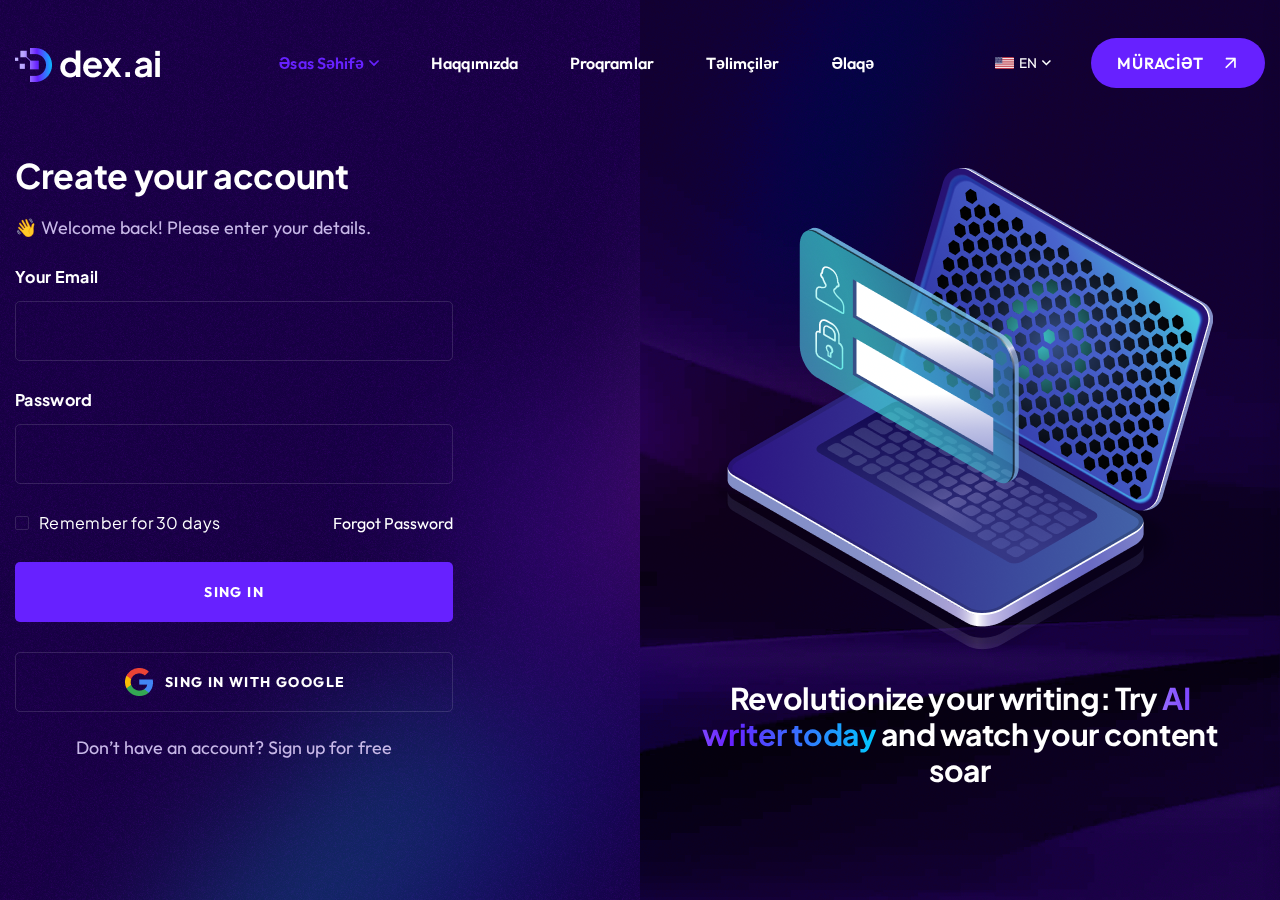
<file: bucard-academy-template/dexai/login.html>
<!doctype html>
<html class="no-js" lang="en">
    <head>
        <meta charset="utf-8">
        <meta http-equiv="x-ua-compatible" content="ie=edge">
        <title>Dex.AI - AI Writer & Tech Startup Landing Page Template</title>
        <meta name="description" content="Dex.AI - AI Writer & Tech Startup Landing Page Template">
        <meta name="viewport" content="width=device-width, initial-scale=1">

		<link rel="shortcut icon" type="image/x-icon" href="assets/img/favicon.png">
        <!-- Place favicon.ico in the root directory -->

        <!-- CSS here -->
        <link rel="stylesheet" href="assets/css/bootstrap.min.css">
        <link rel="stylesheet" href="assets/css/animate.min.css">
        <link rel="stylesheet" href="assets/css/magnific-popup.css">
        <link rel="stylesheet" href="assets/css/fontawesome-all.min.css">
        <link rel="stylesheet" href="assets/css/odometer.css">
        <link rel="stylesheet" href="assets/css/slick.css">
        <link rel="stylesheet" href="assets/css/select2.min.css">
        <link rel="stylesheet" href="assets/css/animatedheadline.css">
        <link rel="stylesheet" href="assets/css/aos.css">
        <link rel="stylesheet" href="assets/css/default.css">
        <link rel="stylesheet" href="assets/css/style.css">
        <link rel="stylesheet" href="assets/css/responsive.css">
    </head>
    <body>

        <!-- Preloader -->
        <div id="preloader">
            <div class="spinner">
                <div class="rect1"></div>
                <div class="rect2"></div>
                <div class="rect3"></div>
                <div class="rect4"></div>
                <div class="rect5"></div>
            </div>
        </div>
        <!-- Preloader -->

		<!-- Scroll-top -->
        <button class="scroll-top scroll-to-target" data-target="html">
            <i class="fas fa-angle-up"></i>
        </button>
        <!-- Scroll-top-end-->

        <!-- header-area -->
        <header>
            <div id="sticky-header" class="menu-area transparent-header">
                <div class="container custom-container">
                    <div class="row">
                        <div class="col-12">
                            <div class="mobile-nav-toggler"><i class="fas fa-bars"></i></div>
                            <div class="menu-wrap">
                                <nav class="menu-nav">
                                    <div class="logo">
                                        <a href="index.html"><img src="assets/img/logo/logo.png" alt="Logo"></a>
                                    </div>
                                    <div class="navbar-wrap main-menu d-none d-lg-flex">
                                        <ul class="navigation">
                                            <li class="active menu-item-has-children tg-mega-menu-has-children"><a href="#">Əsas səhifə</a>
                                                <div class="tg-mega-menu-wrap black-bg">
                                                    <div class="row row-cols-1 row-cols-lg-4 row-cols-xl-4">
                                                        <div class="col">
                                                            <div class="mega-menu-item active">
                                                                <div class="mega-menu-thumb">
                                                                    <a href="index.html"><img src="assets/img/images/home_img01.jpg" alt=""></a>
                                                                </div>
                                                                <div class="mega-menu-content">
                                                                    <h4 class="title"><a href="index.html">01: Ai Content Writer</a></h4>
                                                                </div>
                                                            </div>
                                                        </div>
                                                        <div class="col">
                                                            <div class="mega-menu-item">
                                                                <div class="mega-menu-thumb">
                                                                    <a href="index-2.html"><img src="assets/img/images/home_img02.jpg" alt=""></a>
                                                                </div>
                                                                <div class="mega-menu-content">
                                                                    <h4 class="title"><a href="index-2.html">02: Text to Video Ai</a></h4>
                                                                </div>
                                                            </div>
                                                        </div>
                                                        <div class="col">
                                                            <div class="mega-menu-item">
                                                                <div class="mega-menu-thumb">
                                                                    <a href="index-3.html"><img src="assets/img/images/home_img03.jpg" alt=""></a>
                                                                </div>
                                                                <div class="mega-menu-content">
                                                                    <h4 class="title"><a href="index-3.html">03:Text to Speech Ai</a></h4>
                                                                </div>
                                                            </div>
                                                        </div>
                                                        <div class="col">
                                                            <div class="mega-menu-item">
                                                                <div class="mega-menu-thumb">
                                                                    <img src="assets/img/images/coming_soon.jpg" alt="">
                                                                </div>
                                                                <div class="mega-menu-content">
                                                                    <h4 class="title">04: Coming Soon</h4>
                                                                </div>
                                                            </div>
                                                        </div>
                                                    </div>
                                                </div>
                                            </li>
                                            <li><a href="about.html">Haqqımızda</a></li>
                                            <li class="menu-item"><a href="#">Proqramlar</a>
                                            </li>
                                            <li class="menu-item"><a href="#">Təlimçilər</a>
                                                
                                            </li>
                                            <li><a href="contact.html">Əlaqə</a></li>
                                        </ul>
                                    </div>
                                    <div class="header-action d-none d-md-block">
                                        <ul class="list-wrap">
                                            <li class="header-lang">
                                                <div class="dropdown">
                                                    <button class="dropdown-toggle" type="button" id="dropdownMenuButton1" data-bs-toggle="dropdown" aria-haspopup="true" aria-expanded="false">
                                                        <img src="assets/img/icon/united-states.jpg" alt="">EN
                                                    </button>
                                                    <div class="dropdown-menu" aria-labelledby="dropdownMenuButton1">
                                                        <a class="dropdown-item" href="index.html"><img src="assets/img/icon/Flag_of_Azerbaijan.svg" alt="">AZE</a>
                                                    </div>
                                                </div>
                                            </li>
                                            <li class="header-btn"><a href="login.html" class="btn">Müracİət</a></li>
                                        </ul>
                                    </div>
                                </nav>
                            </div>

                            <!-- Mobile Menu  -->
                            <div class="mobile-menu">
                                <nav class="menu-box">
                                    <div class="close-btn"><i class="fas fa-times"></i></div>
                                    <div class="nav-logo">
                                        <a href="index.html"><img src="assets/img/logo/logo.png" alt="Logo"></a>
                                    </div>
                                    <div class="menu-outer">
                                        <!--Here Menu Will Come Automatically Via Javascript / Same Menu as in Header-->
                                    </div>
                                    <div class="social-links">
                                        <ul class="clearfix list-wrap">
                                            <li><a href="#"><i class="fab fa-facebook-f"></i></a></li>
                                            <li><a href="#"><i class="fab fa-twitter"></i></a></li>
                                            <li><a href="#"><i class="fab fa-instagram"></i></a></li>
                                            <li><a href="#"><i class="fab fa-linkedin-in"></i></a></li>
                                            <li><a href="#"><i class="fab fa-youtube"></i></a></li>
                                        </ul>
                                    </div>
                                </nav>
                            </div>
                            <div class="menu-backdrop"></div>
                            <!-- End Mobile Menu -->

                        </div>
                    </div>
                </div>
            </div>
        </header>
        <!-- header-area-end -->

        <!-- main-area -->
        <main class="main-content">
            <div class="noise-bg" data-background="assets/img/bg/noise_bg.png"></div>
            <div class="main-shape" data-background="assets/img/images/main_shape.png"></div>

            <!-- login-area -->
            <section class="login-area">
                <div class="container">
                    <div class="row justify-content-center">
                        <div class="col-lg-5 col-md-10">
                            <div class="login-content">
                                <h3 class="title">Create your account</h3>
                                <span>👋 Welcome back! Please enter your details.</span>
                                <form action="#">
                                    <div class="form-grp">
                                        <label for="email">Your Email</label>
                                        <input type="email" id="email">
                                    </div>
                                    <div class="form-grp">
                                        <label for="word">Password</label>
                                        <input type="password" id="word">
                                    </div>
                                    <div class="password-wrap">
                                        <div class="form-grp checkbox-grp">
                                            <input type="checkbox" id="checkbox" class="form-check-input">
                                            <label for="checkbox">Remember for 30 days</label>
                                        </div>
                                        <button type="reset">Forgot Password</button>
                                    </div>
                                    <button type="submit" class="sine-btn">sing in</button>
                                    <button type="submit" class="google-btn"><img src="assets/img/images/google.png" alt=""> sing in with google</button>
                                    <span>Don’t have an account? Sign up for free</span>
                                </form>
                            </div>
                        </div>
                        <div class="col-lg-7">
                            <div class="login-right-content-wrap">
                                <div class="login-right-bg" data-background="assets/img/bg/error_bg.jpg"></div>
                                <div class="login-right-content-inner">
                                    <img src="assets/img/images/login_img.png" alt="">
                                    <h4 class="title">Revolutionize your writing: Try <span>AI writer today</span> and watch your content soar</h4>
                                </div>
                            </div>
                        </div>
                    </div>
                </div>
            </section>
            <!-- login-area-end -->

        </main>
        <!-- main-area-end -->



        <!-- JS here -->
        <script src="assets/js/vendor/jquery-3.6.0.min.js"></script>
        <script src="assets/js/bootstrap.min.js"></script>
        <script src="assets/js/imagesloaded.pkgd.min.js"></script>
        <script src="assets/js/jquery.magnific-popup.min.js"></script>
        <script src="assets/js/jquery.odometer.min.js"></script>
        <script src="assets/js/jquery.appear.js"></script>
        <script src="assets/js/gsap.js"></script>
        <script src="assets/js/ScrollTrigger.js"></script>
        <script src="assets/js/ScrollToPlugin.min.js"></script>
        <script src="assets/js/SplitText.js"></script>
        <script src="assets/js/gsap-animation.js"></script>
        <script src="assets/js/select2.min.js"></script>
        <script src="assets/js/slick.min.js"></script>
        <script src="assets/js/animatedheadline.min.js"></script>
        <script src="assets/js/aos.js"></script>
        <script src="assets/js/ajax-form.js"></script>
        <script src="assets/js/wow.min.js"></script>
        <script src="assets/js/main.js"></script>
    </body>
</html>
</file>
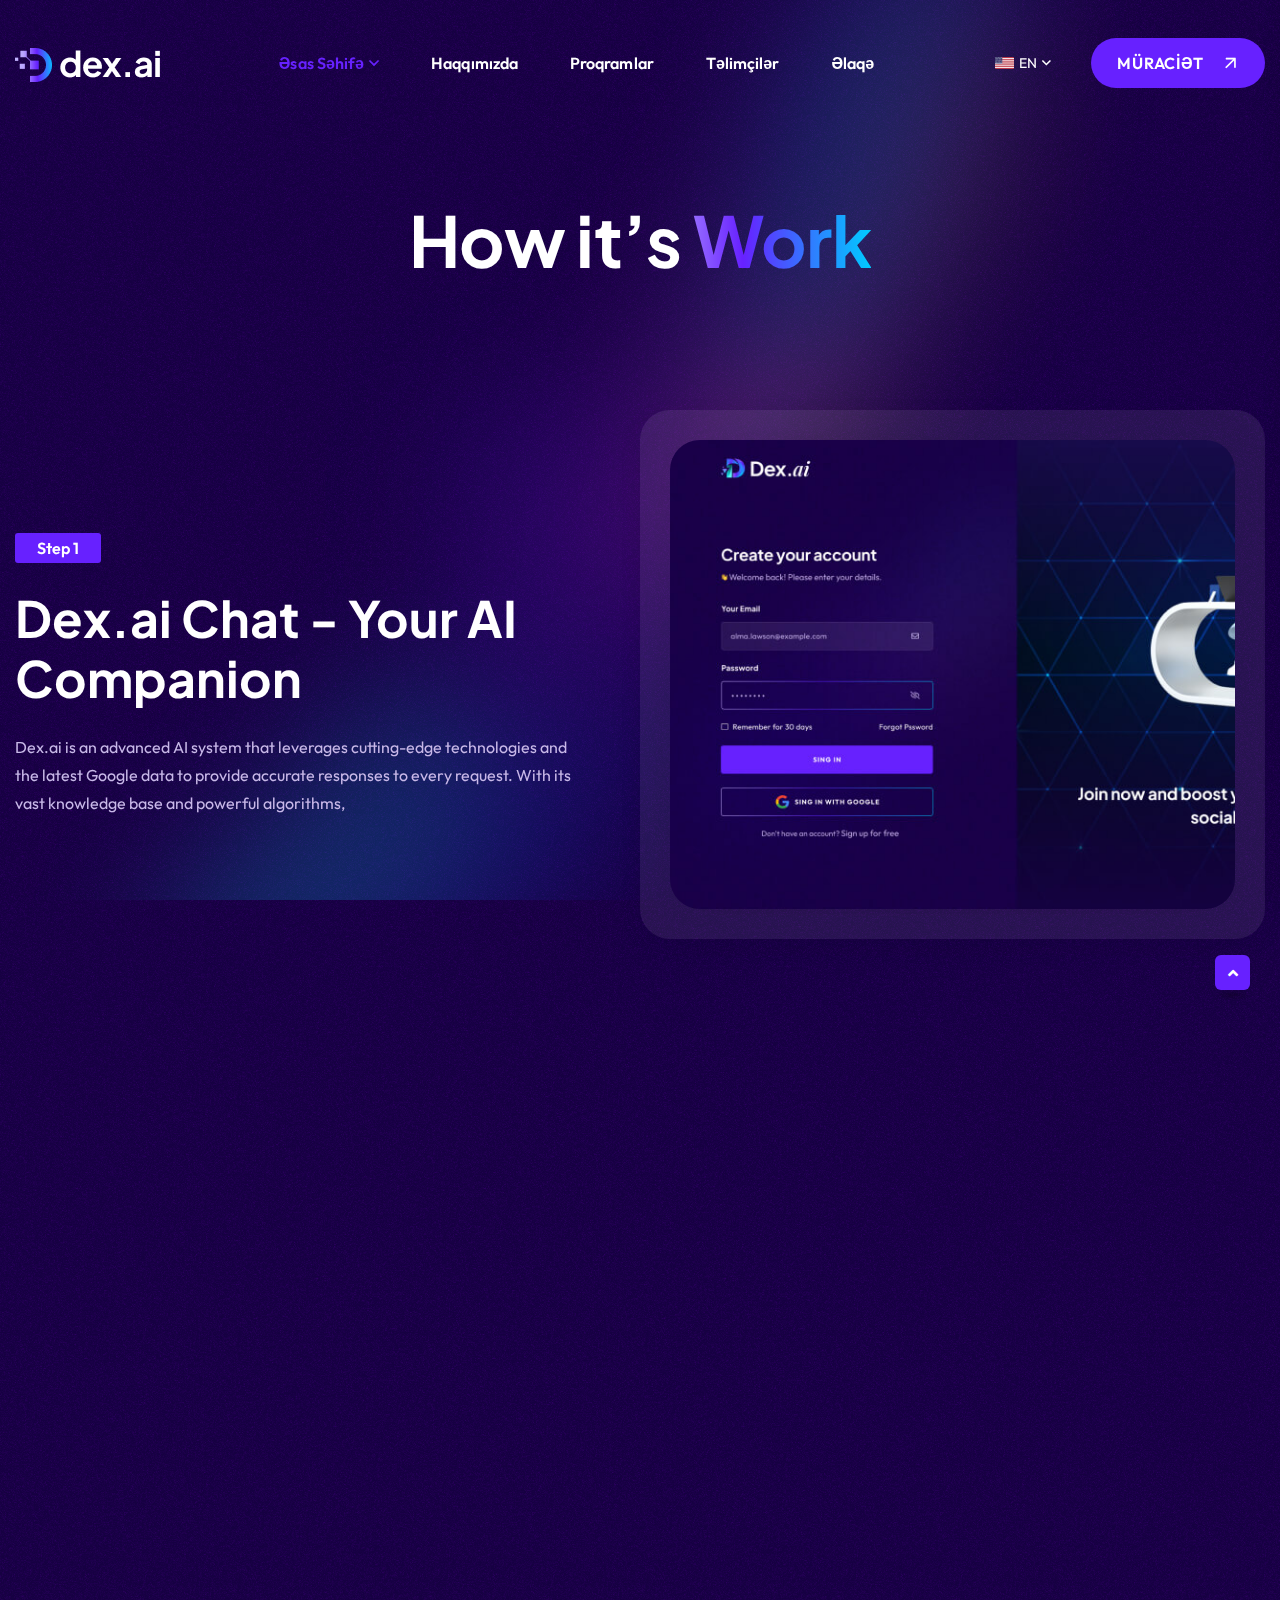
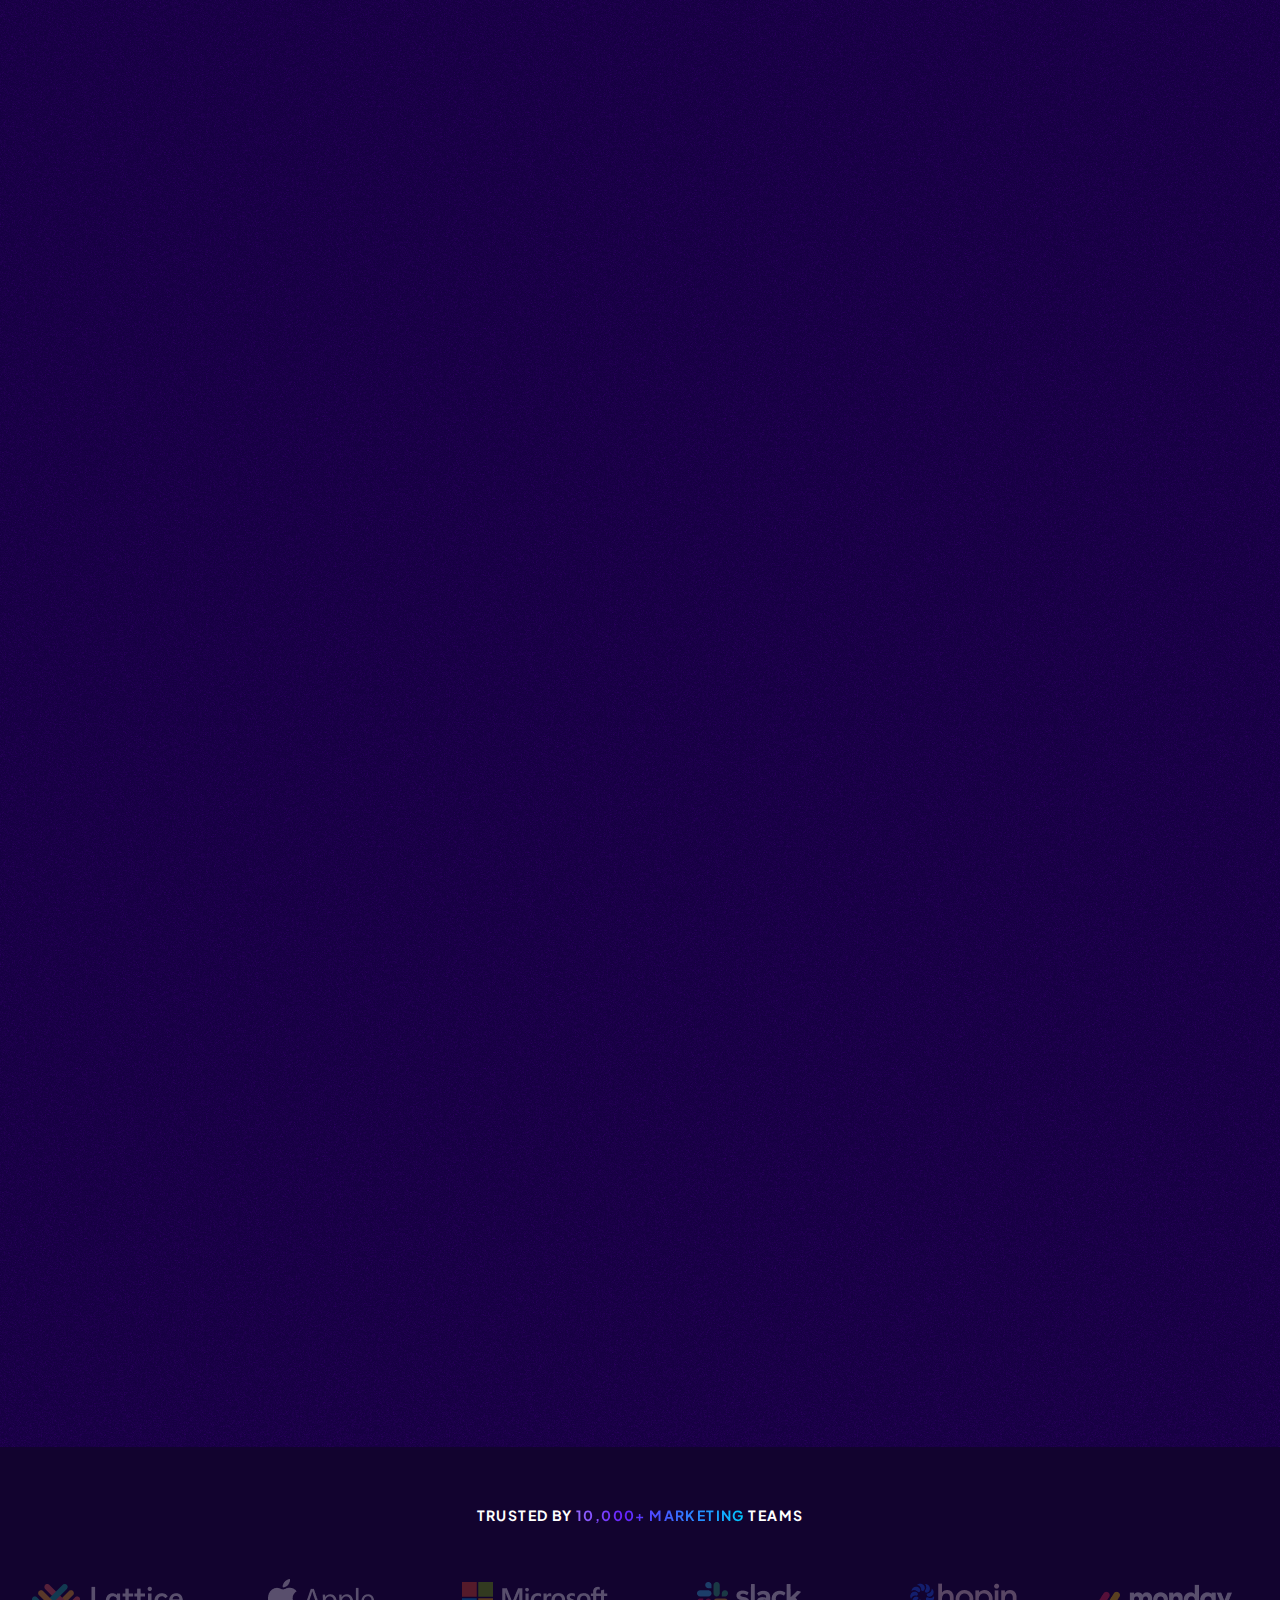
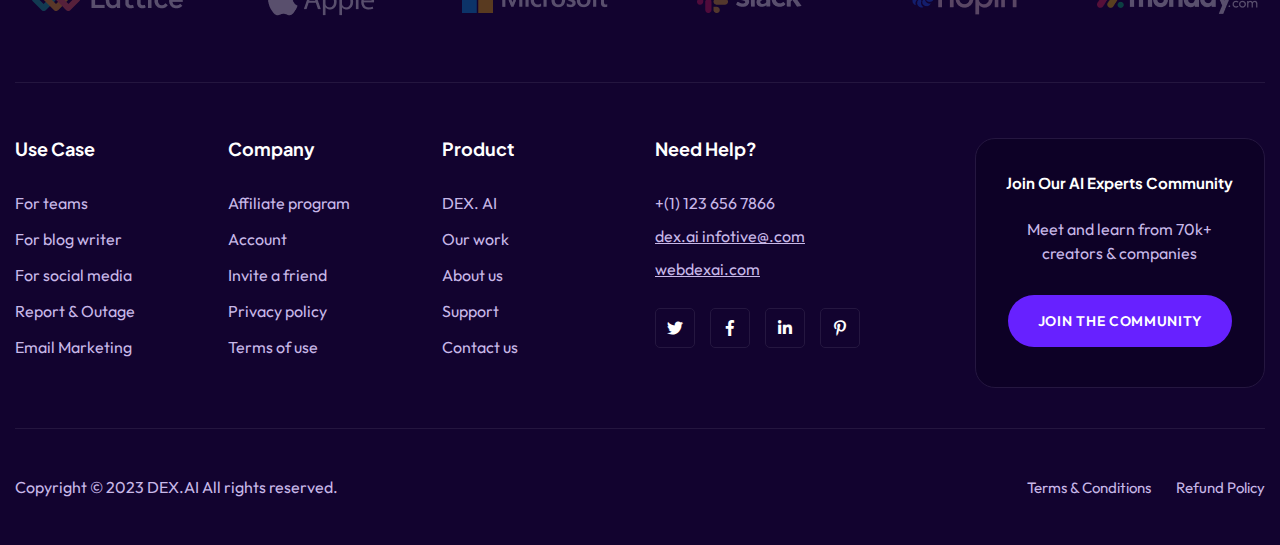
<file: bucard-academy-template/dexai/work.html>
<!DOCTYPE html>
<html class="no-js" lang="en">
  <head>
    <meta charset="utf-8" />
    <meta http-equiv="x-ua-compatible" content="ie=edge" />
    <title>Dex.AI - AI Writer & Tech Startup Landing Page Template</title>
    <meta
      name="description"
      content="Dex.AI - AI Writer & Tech Startup Landing Page Template"
    />
    <meta name="viewport" content="width=device-width, initial-scale=1" />

    <link
      rel="shortcut icon"
      type="image/x-icon"
      href="assets/img/favicon.png"
    />
    <!-- Place favicon.ico in the root directory -->

    <!-- CSS here -->
    <link rel="stylesheet" href="assets/css/bootstrap.min.css" />
    <link rel="stylesheet" href="assets/css/animate.min.css" />
    <link rel="stylesheet" href="assets/css/magnific-popup.css" />
    <link rel="stylesheet" href="assets/css/fontawesome-all.min.css" />
    <link rel="stylesheet" href="assets/css/odometer.css" />
    <link rel="stylesheet" href="assets/css/slick.css" />
    <link rel="stylesheet" href="assets/css/select2.min.css" />
    <link rel="stylesheet" href="assets/css/animatedheadline.css" />
    <link rel="stylesheet" href="assets/css/aos.css" />
    <link rel="stylesheet" href="assets/css/default.css" />
    <link rel="stylesheet" href="assets/css/style.css" />
    <link rel="stylesheet" href="assets/css/responsive.css" />
  </head>
  <body>
    <!-- Preloader -->
    <div id="preloader">
      <div class="spinner">
        <div class="rect1"></div>
        <div class="rect2"></div>
        <div class="rect3"></div>
        <div class="rect4"></div>
        <div class="rect5"></div>
      </div>
    </div>
    <!-- Preloader -->

    <!-- Scroll-top -->
    <button class="scroll-top scroll-to-target" data-target="html">
      <i class="fas fa-angle-up"></i>
    </button>
    <!-- Scroll-top-end-->

    <!-- header-area -->
    <header>
      <div id="sticky-header" class="menu-area transparent-header">
        <div class="container custom-container">
          <div class="row">
            <div class="col-12">
              <div class="mobile-nav-toggler"><i class="fas fa-bars"></i></div>
              <div class="menu-wrap">
                <nav class="menu-nav">
                  <div class="logo">
                    <a href="index.html"
                      ><img src="assets/img/logo/logo.png" alt="Logo"
                    /></a>
                  </div>
                  <div class="navbar-wrap main-menu d-none d-lg-flex">
                    <ul class="navigation">
                      <li
                        class="active menu-item-has-children tg-mega-menu"
                      >
                        <a href="#">Əsas səhifə</a>
                      </li>
                      <li><a href="about.html">Haqqımızda</a></li>
                      <li class="menu-item"><a href="#program">Proqramlar</a></li>
                      <li class="menu-item"><a href="#">Təlimçilər</a></li>
                      <li><a href="contact.html">Əlaqə</a></li>
                    </ul>
                  </div>
                  <div class="header-action d-none d-md-block">
                    <ul class="list-wrap">
                      <li class="header-lang">
                        <div class="dropdown">
                          <button
                            class="dropdown-toggle"
                            type="button"
                            id="dropdownMenuButton1"
                            data-bs-toggle="dropdown"
                            aria-haspopup="true"
                            aria-expanded="false"
                          >
                            <img
                              src="assets/img/icon/united-states.jpg"
                              alt=""
                            />EN
                          </button>
                          <div
                            class="dropdown-menu"
                            aria-labelledby="dropdownMenuButton1"
                          >
                            <a class="dropdown-item" href="index.html"
                              ><img
                                src="assets/img/icon/Flag_of_Azerbaijan.svg"
                                alt=""
                              />AZE</a
                            >
                          </div>
                        </div>
                      </li>
                      <li class="header-btn">
                        <a href="login.html" class="btn">Müracİət</a>
                      </li>
                    </ul>
                  </div>
                </nav>
              </div>

              <!-- Mobile Menu  -->
              <div class="mobile-menu">
                <nav class="menu-box">
                  <div class="close-btn"><i class="fas fa-times"></i></div>
                  <div class="nav-logo">
                    <a href="index.html"
                      ><img src="assets/img/logo/logo.png" alt="Logo"
                    /></a>
                  </div>
                  <div class="menu-outer">
                    <!--Here Menu Will Come Automatically Via Javascript / Same Menu as in Header-->
                  </div>
                  <div class="social-links">
                    <ul class="clearfix list-wrap">
                      <li>
                        <a href="#"><i class="fab fa-facebook-f"></i></a>
                      </li>
                      <li>
                        <a href="#"><i class="fab fa-twitter"></i></a>
                      </li>
                      <li>
                        <a href="#"><i class="fab fa-instagram"></i></a>
                      </li>
                      <li>
                        <a href="#"><i class="fab fa-linkedin-in"></i></a>
                      </li>
                      <li>
                        <a href="#"><i class="fab fa-youtube"></i></a>
                      </li>
                    </ul>
                  </div>
                </nav>
              </div>
              <div class="menu-backdrop"></div>
              <!-- End Mobile Menu -->
            </div>
          </div>
        </div>
      </div>
    </header>
    <!-- header-area-end -->

    <!-- main-area -->
    <main class="main-content">
      <div class="noise-bg" data-background="assets/img/bg/noise_bg.png"></div>
      <div
        class="main-shape"
        data-background="assets/img/images/main_shape.png"
      ></div>

      <!-- breadcrumb-area -->
      <section class="breadcrumb-area">
        <div class="container">
          <div class="row">
            <div class="col-12">
              <div class="breadcrumb-content">
                <h2 class="title">How it’s <span>Work</span></h2>
              </div>
            </div>
          </div>
        </div>
      </section>
      <!-- breadcrumb-area-end -->

      <!-- work-area -->
      <section class="work-area">
        <div class="container">
          <div class="row">
            <div class="col-lg-12">
              <div
                class="work-item"
                data-aos="fade-up"
                data-aos-anchor-placement="top-bottom"
              >
                <div class="work-thumb">
                  <img src="assets/img/images/work_img01.jpg" alt="" />
                </div>
                <div class="work-content">
                  <span>Step 1</span>
                  <h2 class="title">Dex.ai Chat - Your AI Companion</h2>
                  <p>
                    Dex.ai is an advanced AI system that leverages cutting-edge
                    technologies and the latest Google data to provide accurate
                    responses to every request. With its vast knowledge base and
                    powerful algorithms,
                  </p>
                </div>
              </div>
              <div
                class="work-item"
                data-aos="fade-up"
                data-aos-anchor-placement="top-bottom"
              >
                <div class="work-thumb">
                  <img src="assets/img/images/work_img02.jpg" alt="" />
                </div>
                <div class="work-content">
                  <span>Step 2</span>
                  <h2 class="title">How AI Became Our Greatest Co-Worker</h2>
                  <p>
                    Are you struggling to stay on top of all your business tasks
                    and responsibilities? Do you find yourself bogged down by
                    administrative work and unable to focus on your core
                    business activities? If so,
                  </p>
                </div>
              </div>
              <div
                class="work-item"
                data-aos="fade-up"
                data-aos-anchor-placement="top-bottom"
              >
                <div class="work-thumb">
                  <img src="assets/img/images/work_img03.jpg" alt="" />
                </div>
                <div class="work-content">
                  <span>Step 3</span>
                  <h2 class="title">
                    Inspiration to Creation the Creative Art Maker
                  </h2>
                  <p>
                    In today's digital age, creating visually appealing images
                    is more important than ever. From social media posts to
                    marketing materials, the right images can make all the
                    difference in capturing the attention
                  </p>
                </div>
              </div>
              <div
                class="work-item"
                data-aos="fade-up"
                data-aos-anchor-placement="top-bottom"
              >
                <div class="work-thumb">
                  <img src="assets/img/images/work_img04.jpg" alt="" />
                </div>
                <div class="work-content">
                  <span>Step 4</span>
                  <h2 class="title">Prompt Library - AI for Community</h2>
                  <p>
                    Artificial intelligence is a powerful tool that can help
                    businesses of all sizes solve complex problems, automate
                    routine tasks, and gain valuable insights into their
                    operations. However, the reality is that not many
                  </p>
                </div>
              </div>
            </div>
          </div>
        </div>
      </section>
      <!-- work-area-end -->
    </main>
    <!-- main-area-end -->

    <!-- footer-area -->
    <footer>
      <div class="footer-area">
        <div class="container">
          <!-- brand-area -->
          <div class="brand-area">
            <div class="brand-wrap">
              <h6 class="title">
                Trusted by <span>10,000+ marketing</span> teams
              </h6>
              <div class="row brand-active">
                <div class="col">
                  <div class="brand-item">
                    <img src="assets/img/brand/brand_img01.png" alt="" />
                  </div>
                </div>
                <div class="col">
                  <div class="brand-item">
                    <img src="assets/img/brand/brand_img02.png" alt="" />
                  </div>
                </div>
                <div class="col">
                  <div class="brand-item">
                    <img src="assets/img/brand/brand_img03.png" alt="" />
                  </div>
                </div>
                <div class="col">
                  <div class="brand-item">
                    <img src="assets/img/brand/brand_img04.png" alt="" />
                  </div>
                </div>
                <div class="col">
                  <div class="brand-item">
                    <img src="assets/img/brand/brand_img05.png" alt="" />
                  </div>
                </div>
                <div class="col">
                  <div class="brand-item">
                    <img src="assets/img/brand/brand_img06.png" alt="" />
                  </div>
                </div>
              </div>
            </div>
          </div>
          <!-- brand-area-end -->

          <div class="footer-top">
            <div class="row">
              <div class="col-xl-2 col-lg-3 col-md-4 col-sm-6">
                <div class="footer-widget">
                  <h4 class="fw-title">Use Case</h4>
                  <div class="footer-link">
                    <ul class="list-wrap">
                      <li><a href="contact.html">For teams</a></li>
                      <li><a href="contact.html">For blog writer</a></li>
                      <li><a href="contact.html">For social media</a></li>
                      <li><a href="contact.html">Report & Outage</a></li>
                      <li><a href="contact.html">Email Marketing</a></li>
                    </ul>
                  </div>
                </div>
              </div>
              <div class="col-xl-2 col-lg-3 col-md-4 col-sm-6">
                <div class="footer-widget">
                  <h4 class="fw-title">company</h4>
                  <div class="footer-link">
                    <ul class="list-wrap">
                      <li><a href="contact.html">Affiliate program</a></li>
                      <li><a href="login.html">Account</a></li>
                      <li><a href="contact.html">Invite a friend</a></li>
                      <li><a href="contact.html">Privacy policy</a></li>
                      <li><a href="contact.html">Terms of use</a></li>
                    </ul>
                  </div>
                </div>
              </div>
              <div class="col-xl-2 col-lg-3 col-md-4 col-sm-6">
                <div class="footer-widget">
                  <h4 class="fw-title">Product</h4>
                  <div class="footer-link">
                    <ul class="list-wrap">
                      <li><a href="index.html">DEX. AI</a></li>
                      <li><a href="work.html">Our work</a></li>
                      <li><a href="about.html">About us</a></li>
                      <li><a href="help.html">Support</a></li>
                      <li><a href="contact.html">Contact us</a></li>
                    </ul>
                  </div>
                </div>
              </div>
              <div class="col-xl-3 col-lg-3 col-md-6 col-sm-6">
                <div class="footer-widget">
                  <h4 class="fw-title">Need help?</h4>
                  <div class="footer-contact">
                    <a href="tel:0123456789" class="phone">+(1) 123 656 7866</a>
                    <a href="mailto:dex.aiinfotive@.com" class="email"
                      >dex.ai infotive@.com</a
                    >
                    <a href="mailto:dex.aiinfotive@.com" class="email"
                      >webdexai.com</a
                    >
                  </div>
                  <div class="footer-social">
                    <ul class="list-wrap">
                      <li>
                        <a href="#"><i class="fab fa-twitter"></i></a>
                      </li>
                      <li>
                        <a href="#"><i class="fab fa-facebook-f"></i></a>
                      </li>
                      <li>
                        <a href="#"><i class="fab fa-linkedin-in"></i></a>
                      </li>
                      <li>
                        <a href="#"><i class="fab fa-pinterest-p"></i></a>
                      </li>
                    </ul>
                  </div>
                </div>
              </div>
              <div class="col-xl-3 col-lg-4 col-md-6">
                <div class="footer-widget">
                  <div class="footer-newsletter">
                    <h6 class="title">Join our AI experts community</h6>
                    <p>Meet and learn from 70k+ creators & companies</p>
                    <a href="contact.html" class="btn btn-two"
                      >join the community</a
                    >
                  </div>
                </div>
              </div>
            </div>
          </div>
          <div class="footer-bottom">
            <div class="row align-items-center">
              <div class="col-lg-8">
                <div class="copyright-text">
                  <p>Copyright © 2023 DEX.AI All rights reserved.</p>
                </div>
              </div>
              <div class="col-lg-4">
                <div class="footer-menu">
                  <ul class="list-wrap">
                    <li><a href="contact.html">Terms & Conditions</a></li>
                    <li><a href="contact.html">Refund Policy</a></li>
                  </ul>
                </div>
              </div>
            </div>
          </div>
        </div>
      </div>
    </footer>
    <!-- footer-area-end -->

    <!-- JS here -->
    <script src="assets/js/vendor/jquery-3.6.0.min.js"></script>
    <script src="assets/js/bootstrap.min.js"></script>
    <script src="assets/js/imagesloaded.pkgd.min.js"></script>
    <script src="assets/js/jquery.magnific-popup.min.js"></script>
    <script src="assets/js/jquery.odometer.min.js"></script>
    <script src="assets/js/jquery.appear.js"></script>
    <script src="assets/js/gsap.js"></script>
    <script src="assets/js/ScrollTrigger.js"></script>
    <script src="assets/js/ScrollToPlugin.min.js"></script>
    <script src="assets/js/SplitText.js"></script>
    <script src="assets/js/gsap-animation.js"></script>
    <script src="assets/js/select2.min.js"></script>
    <script src="assets/js/slick.min.js"></script>
    <script src="assets/js/animatedheadline.min.js"></script>
    <script src="assets/js/aos.js"></script>
    <script src="assets/js/ajax-form.js"></script>
    <script src="assets/js/wow.min.js"></script>
    <script src="assets/js/main.js"></script>
  </body>
</html>
</file>
<file: bucard-academy-template/dexai/assets/css/odometer.css>
.odometer.odometer-auto-theme, .odometer.odometer-theme-default {
  display: inline-block;
  vertical-align: middle;
  *vertical-align: auto;
  *zoom: 1;
  *display: inline;
  position: relative;
}
.odometer.odometer-auto-theme .odometer-digit, .odometer.odometer-theme-default .odometer-digit {
  display: inline-block;
  vertical-align: middle;
  *vertical-align: auto;
  *zoom: 1;
  *display: inline;
  position: relative;
}
.odometer.odometer-auto-theme .odometer-digit .odometer-digit-spacer, .odometer.odometer-theme-default .odometer-digit .odometer-digit-spacer {
  display: inline-block;
  vertical-align: middle;
  *vertical-align: auto;
  *zoom: 1;
  *display: inline;
  visibility: hidden;
}
.odometer.odometer-auto-theme .odometer-digit .odometer-digit-inner, .odometer.odometer-theme-default .odometer-digit .odometer-digit-inner {
  text-align: left;
  display: block;
  position: absolute;
  top: 0;
  left: 0;
  right: 0;
  bottom: 0;
  overflow: hidden;
}
.odometer.odometer-auto-theme .odometer-digit .odometer-ribbon, .odometer.odometer-theme-default .odometer-digit .odometer-ribbon {
  display: block;
}
.odometer.odometer-auto-theme .odometer-digit .odometer-ribbon-inner, .odometer.odometer-theme-default .odometer-digit .odometer-ribbon-inner {
  display: block;
  -webkit-backface-visibility: hidden;
  backface-visibility: hidden;
}
.odometer.odometer-auto-theme .odometer-digit .odometer-value, .odometer.odometer-theme-default .odometer-digit .odometer-value {
  display: block;
  -webkit-transform: translateZ(0);
  transform: translateZ(0);
}
.odometer.odometer-auto-theme .odometer-digit .odometer-value.odometer-last-value, .odometer.odometer-theme-default .odometer-digit .odometer-value.odometer-last-value {
  position: absolute;
}
.odometer.odometer-auto-theme.odometer-animating-up .odometer-ribbon-inner, .odometer.odometer-theme-default.odometer-animating-up .odometer-ribbon-inner {
  -webkit-transition: -webkit-transform 2s;
  -moz-transition: -moz-transform 2s;
  -ms-transition: -ms-transform 2s;
  -o-transition: -o-transform 2s;
  transition: transform 2s;
}
.odometer.odometer-auto-theme.odometer-animating-up.odometer-animating .odometer-ribbon-inner, .odometer.odometer-theme-default.odometer-animating-up.odometer-animating .odometer-ribbon-inner {
  -webkit-transform: translateY(-100%);
  -moz-transform: translateY(-100%);
  -ms-transform: translateY(-100%);
  -o-transform: translateY(-100%);
  transform: translateY(-100%);
}
.odometer.odometer-auto-theme.odometer-animating-down .odometer-ribbon-inner, .odometer.odometer-theme-default.odometer-animating-down .odometer-ribbon-inner {
  -webkit-transform: translateY(-100%);
  -moz-transform: translateY(-100%);
  -ms-transform: translateY(-100%);
  -o-transform: translateY(-100%);
  transform: translateY(-100%);
}
.odometer.odometer-auto-theme.odometer-animating-down.odometer-animating .odometer-ribbon-inner, .odometer.odometer-theme-default.odometer-animating-down.odometer-animating .odometer-ribbon-inner {
  -webkit-transition: -webkit-transform 2s;
  -moz-transition: -moz-transform 2s;
  -ms-transition: -ms-transform 2s;
  -o-transition: -o-transform 2s;
  transition: transform 2s;
  -webkit-transform: translateY(0);
  -moz-transform: translateY(0);
  -ms-transform: translateY(0);
  -o-transform: translateY(0);
  transform: translateY(0);
}
.odometer.odometer-auto-theme .odometer-value, .odometer.odometer-theme-default .odometer-value {
  text-align: center;
}
.odometer-formatting-mark {
  display: none;
}
</file>
<file: bucard-academy-template/dexai/assets/css/default.css>
/* Deafult Margin & Padding */
/*-- Margin Top --*/
.mt-5 {
	margin-top: 5px;
}
.mt-10 {
	margin-top: 10px;
}
.mt-15 {
	margin-top: 15px;
}
.mt-20 {
	margin-top: 20px;
}
.mt-25 {
	margin-top: 25px;
}
.mt-30 {
	margin-top: 30px;
}
.mt-35 {
	margin-top: 35px;
}
.mt-40 {
	margin-top: 40px;
}
.mt-45 {
	margin-top: 45px;
}
.mt-50 {
	margin-top: 50px;
}
.mt-55 {
	margin-top: 55px;
}
.mt-60 {
	margin-top: 60px;
}
.mt-65 {
	margin-top: 65px;
}
.mt-70 {
	margin-top: 70px;
}
.mt-75 {
	margin-top: 75px;
}
.mt-80 {
	margin-top: 80px;
}
.mt-85 {
	margin-top: 85px;
}
.mt-90 {
	margin-top: 90px;
}
.mt-95 {
	margin-top: 95px;
}
.mt-100 {
	margin-top: 100px;
}
.mt-105 {
	margin-top: 105px;
}
.mt-110 {
	margin-top: 110px;
}
.mt-115 {
	margin-top: 115px;
}
.mt-120 {
	margin-top: 120px;
}
.mt-125 {
	margin-top: 125px;
}
.mt-130 {
	margin-top: 130px;
}
.mt-135 {
	margin-top: 135px;
}
.mt-140 {
	margin-top: 140px;
}
.mt-145 {
	margin-top: 145px;
}
.mt-150 {
	margin-top: 150px;
}
.mt-155 {
	margin-top: 155px;
}
.mt-160 {
	margin-top: 160px;
}
.mt-165 {
	margin-top: 165px;
}
.mt-170 {
	margin-top: 170px;
}
.mt-175 {
	margin-top: 175px;
}
.mt-180 {
	margin-top: 180px;
}
.mt-185 {
	margin-top: 185px;
}
.mt-190 {
	margin-top: 190px;
}
.mt-195 {
	margin-top: 195px;
}
.mt-200 {
	margin-top: 200px;
}
/*-- Margin Bottom --*/

.mb-5 {
	margin-bottom: 5px;
}
.mb-10 {
	margin-bottom: 10px;
}
.mb-15 {
	margin-bottom: 15px;
}
.mb-20 {
	margin-bottom: 20px;
}
.mb-25 {
	margin-bottom: 25px;
}
.mb-30 {
	margin-bottom: 30px;
}
.mb-35 {
	margin-bottom: 35px;
}
.mb-40 {
	margin-bottom: 40px;
}
.mb-45 {
	margin-bottom: 45px;
}
.mb-50 {
	margin-bottom: 50px;
}
.mb-55 {
	margin-bottom: 55px;
}
.mb-60 {
	margin-bottom: 60px;
}
.mb-65 {
	margin-bottom: 65px;
}
.mb-70 {
	margin-bottom: 70px;
}
.mb-75 {
	margin-bottom: 75px;
}
.mb-80 {
	margin-bottom: 80px;
}
.mb-85 {
	margin-bottom: 85px;
}
.mb-90 {
	margin-bottom: 90px;
}
.mb-95 {
	margin-bottom: 95px;
}
.mb-100 {
	margin-bottom: 100px;
}
.mb-105 {
	margin-bottom: 105px;
}
.mb-110 {
	margin-bottom: 110px;
}
.mb-115 {
	margin-bottom: 115px;
}
.mb-120 {
	margin-bottom: 120px;
}
.mb-125 {
	margin-bottom: 125px;
}
.mb-130 {
	margin-bottom: 130px;
}
.mb-135 {
	margin-bottom: 135px;
}
.mb-140 {
	margin-bottom: 140px;
}
.mb-145 {
	margin-bottom: 145px;
}
.mb-150 {
	margin-bottom: 150px;
}
.mb-155 {
	margin-bottom: 155px;
}
.mb-160 {
	margin-bottom: 160px;
}
.mb-165 {
	margin-bottom: 165px;
}
.mb-170 {
	margin-bottom: 170px;
}
.mb-175 {
	margin-bottom: 175px;
}
.mb-180 {
	margin-bottom: 180px;
}
.mb-185 {
	margin-bottom: 185px;
}
.mb-190 {
	margin-bottom: 190px;
}
.mb-195 {
	margin-bottom: 195px;
}
.mb-200 {
	margin-bottom: 200px;
}
/*-- Padding Top --*/

.pt-5 {
	padding-top: 5px;
}
.pt-10 {
	padding-top: 10px;
}
.pt-15 {
	padding-top: 15px;
}
.pt-20 {
	padding-top: 20px;
}
.pt-25 {
	padding-top: 25px;
}
.pt-30 {
	padding-top: 30px;
}
.pt-35 {
	padding-top: 35px;
}
.pt-40 {
	padding-top: 40px;
}
.pt-45 {
	padding-top: 45px;
}
.pt-50 {
	padding-top: 50px;
}
.pt-55 {
	padding-top: 55px;
}
.pt-60 {
	padding-top: 60px;
}
.pt-65 {
	padding-top: 65px;
}
.pt-70 {
	padding-top: 70px;
}
.pt-75 {
	padding-top: 75px;
}
.pt-80 {
	padding-top: 80px;
}
.pt-85 {
	padding-top: 85px;
}
.pt-90 {
	padding-top: 90px;
}
.pt-95 {
	padding-top: 95px;
}
.pt-100 {
	padding-top: 100px;
}
.pt-105 {
	padding-top: 105px;
}
.pt-110 {
	padding-top: 110px;
}
.pt-115 {
	padding-top: 115px;
}
.pt-120 {
	padding-top: 120px;
}
.pt-125 {
	padding-top: 125px;
}
.pt-130 {
	padding-top: 130px;
}
.pt-135 {
	padding-top: 135px;
}
.pt-140 {
	padding-top: 140px;
}
.pt-145 {
	padding-top: 145px;
}
.pt-150 {
	padding-top: 150px;
}
.pt-155 {
	padding-top: 155px;
}
.pt-160 {
	padding-top: 160px;
}
.pt-165 {
	padding-top: 165px;
}
.pt-170 {
	padding-top: 170px;
}
.pt-175 {
	padding-top: 175px;
}
.pt-180 {
	padding-top: 180px;
}
.pt-185 {
	padding-top: 185px;
}
.pt-190 {
	padding-top: 190px;
}
.pt-195 {
	padding-top: 195px;
}
.pt-200 {
	padding-top: 200px;
}
/*-- Padding Bottom --*/

.pb-5 {
	padding-bottom: 5px;
}
.pb-10 {
	padding-bottom: 10px;
}
.pb-15 {
	padding-bottom: 15px;
}
.pb-20 {
	padding-bottom: 20px;
}
.pb-25 {
	padding-bottom: 25px;
}
.pb-30 {
	padding-bottom: 30px;
}
.pb-35 {
	padding-bottom: 35px;
}
.pb-40 {
	padding-bottom: 40px;
}
.pb-45 {
	padding-bottom: 45px;
}
.pb-50 {
	padding-bottom: 50px;
}
.pb-55 {
	padding-bottom: 55px;
}
.pb-60 {
	padding-bottom: 60px;
}
.pb-65 {
	padding-bottom: 65px;
}
.pb-70 {
	padding-bottom: 70px;
}
.pb-75 {
	padding-bottom: 75px;
}
.pb-80 {
	padding-bottom: 80px;
}
.pb-85 {
	padding-bottom: 85px;
}
.pb-90 {
	padding-bottom: 90px;
}
.pb-95 {
	padding-bottom: 95px;
}
.pb-100 {
	padding-bottom: 100px;
}
.pb-105 {
	padding-bottom: 105px;
}
.pb-110 {
	padding-bottom: 110px;
}
.pb-115 {
	padding-bottom: 115px;
}
.pb-120 {
	padding-bottom: 120px;
}
.pb-125 {
	padding-bottom: 125px;
}
.pb-130 {
	padding-bottom: 130px;
}
.pb-135 {
	padding-bottom: 135px;
}
.pb-140 {
	padding-bottom: 140px;
}
.pb-145 {
	padding-bottom: 145px;
}
.pb-150 {
	padding-bottom: 150px;
}
.pb-155 {
	padding-bottom: 155px;
}
.pb-160 {
	padding-bottom: 160px;
}
.pb-165 {
	padding-bottom: 165px;
}
.pb-170 {
	padding-bottom: 170px;
}
.pb-175 {
	padding-bottom: 175px;
}
.pb-180 {
	padding-bottom: 180px;
}
.pb-185 {
	padding-bottom: 185px;
}
.pb-190 {
	padding-bottom: 190px;
}
.pb-195 {
	padding-bottom: 195px;
}
.pb-200 {
	padding-bottom: 200px;
}



/*-- Padding Left --*/
.pl-0 {
	padding-left: 0px;
}
.pl-5 {
	padding-left: 5px;
}
.pl-10 {
	padding-left: 10px;
}
.pl-15 {
	padding-left: 15px;
}
.pl-20{
	padding-left: 20px;
}
.pl-25 {
	padding-left: 35px;
}
.pl-30 {
	padding-left: 30px;
}
.pl-35 {
	padding-left: 35px;
}

.pl-35 {
	padding-left: 35px;
}

.pl-40 {
	padding-left: 40px;
}

.pl-45 {
	padding-left: 45px;
}

.pl-50 {
	padding-left: 50px;
}

.pl-55 {
	padding-left: 55px;
}

.pl-60 {
	padding-left: 60px;
}
.pl-65 {
	padding-left: 65px;
}
.pl-70 {
	padding-left: 70px;
}
.pl-75 {
	padding-left: 75px;
}
.pl-80 {
	padding-left: 80px;
}
.pl-85 {
	padding-left: 80px;
}
.pl-90 {
	padding-left: 90px;
}
.pl-95 {
	padding-left: 95px;
}
.pl-100 {
	padding-left: 100px;
}


/*-- Padding Right --*/
.pr-0 {
	padding-right: 0px;
}
.pr-5 {
	padding-right: 5px;
}
.pr-10 {
	padding-right: 10px;
}
.pr-15 {
	padding-right: 15px;
}
.pr-20{
	padding-right: 20px;
}
.pr-25 {
	padding-right: 35px;
}
.pr-30 {
	padding-right: 30px;
}
.pr-35 {
	padding-right: 35px;
}

.pr-35 {
	padding-right: 35px;
}

.pr-40 {
	padding-right: 40px;
}

.pr-45 {
	padding-right: 45px;
}

.pr-50 {
	padding-right: 50px;
}

.pr-55 {
	padding-right: 55px;
}

.pr-60 {
	padding-right: 60px;
}
.pr-65 {
	padding-right: 65px;
}
.pr-70 {
	padding-right: 70px;
}
.pr-75 {
	padding-right: 75px;
}
.pr-80 {
	padding-right: 80px;
}
.pr-85 {
	padding-right: 80px;
}
.pr-90 {
	padding-right: 90px;
}
.pr-95 {
	padding-right: 95px;
}
.pr-100 {
	padding-right: 100px;
}

/* font weight */
.f-700{font-weight: 700;}
.f-600{font-weight: 600;}
.f-500{font-weight: 500;}
.f-400{font-weight: 400;}
.f-300{font-weight: 300;}

/* Background Color */

.gray-bg {
	background: #f7f7fd;
}
.white-bg {
	background: #fff;
}
.black-bg {
	background: #222;
}
.theme-bg {
	background: #222;
}
.primary-bg {
	background: #222;
}
/* Color */

.white-color {
	color: #fff;
}
.black-color {
	color: #222;
}
.theme-color {
	color: #222;
}
.primary-color {
	color: #222;
}
/* black overlay */

[data-overlay] {
	position: relative;
}
[data-overlay]::before {
	background: #000 none repeat scroll 0 0;
	content: "";
	height: 100%;
	left: 0;
	position: absolute;
	top: 0;
	width: 100%;
	z-index: 1;
}
[data-overlay="3"]::before {
	opacity: 0.3;
}
[data-overlay="4"]::before {
	opacity: 0.4;
}
[data-overlay="5"]::before {
	opacity: 0.5;
}
[data-overlay="6"]::before {
	opacity: 0.6;
}
[data-overlay="7"]::before {
	opacity: 0.7;
}
[data-overlay="8"]::before {
	opacity: 0.8;
}
[data-overlay="9"]::before {
	opacity: 0.9;
}
</file>
<file: bucard-academy-template/dexai/assets/css/style.css>
/*
  Theme Name: Dex.AI - AI Writer & Tech Startup Landing Page Template.
  Support: themeadapt@gmail.com
  Description: Dex.AI - AI Writer & Tech Startup Landing Page Template.
  Version: 1.0
*/

/* CSS Index
============================
01. Variable CSS
02. Header
03. Mobile Menu
04. Banner
05. Breadcrumb
06. Video
07. Vioces
08. About
09. Services
10. Counter
11. Features
12. Writing
13. Speech
14. Use-Cases
15. Roadmap
16. Language
17. Pricing
18. Team
19. Tools
20. Compare
21. Work
22. Testimonial
23. Faq
24. Help
25. CTA
26. Brand
27. Blog
28. Contact
29. Error
30. Login
31. Footer
32. Preloader
============================
*/



/*=============================
	1. Google Fonts
===============================*/
@import url('https://fonts.googleapis.com/css2?family=Outfit:wght@100;200;300;400;500;600;700&family=Playfair+Display:ital,wght@0,400;0,500;0,600;0,700;0,800;1,400;1,500;1,600;1,700;1,800&family=Plus+Jakarta+Sans:ital,wght@0,300;0,400;0,500;0,600;0,700;0,800;1,300;1,400;1,500;1,600;1,700;1,800&display=swap');

/*=============================
	01. Variable CSS
===============================*/
:root {
    --tg-body-font-family: 'Outfit', sans-serif;
    --tg-heading-font-family: 'Plus Jakarta Sans', sans-serif;
    --tg-playfair-font-family: 'Playfair Display', serif;
    --tg-primary-color: #6721FF;
    --tg-secondary-color: #00CBFF;
	--tg-gradient-color: linear-gradient(89.78deg, #C8BDFF -31.69%, #BAA6FF -22.78%, #6721FF 27.93%, #00CBFF 99.79%);
    --tg-gradient-color-two: linear-gradient(87.22deg, #C8BDFF -1.82%, #BAA6FF 5.99%, #6721FF 50.47%, #00CBFF 113.5%);
    --tg-gradient-color-three: linear-gradient(89.09deg, #FAEC60 -4.93%, #E5A34B 8.69%, #EE6E4D 20.84%, #F44380 37.75%,
	 #BE3DB3 52.82%, #7746E6 73.27%, #5A71F1 89.06%, #439EFF 101.36%);;
    --tg-body-font-color: #C8B8E8;
    --tg-heading-font-color: #FFFFFF;
    --tg-paragraph-color: #C8B8E8;
    --tg-body-font-size: 16px;
    --tg-body-font-weight: 400;
    --tg-heading-font-weight: 700;
    --tg-body-line-height: 1.75;
    --tg-heading-line-height: 1.2;
    --tg-blue: #270A5F;
    --tg-cetacean-blue: #12032F;
    --tg-indigo: #6610f2;
    --tg-purple: #6f42c1;
    --tg-pink: #d63384;
    --tg-red: #dc3545;
    --tg-orange: #fd7e14;
    --tg-yellow: #FDCF6D;
    --tg-green: #198754;
    --tg-teal: #20c997;
    --tg-cyan: #00C39A;
    --tg-white: #ffffff;
    --tg-black: #0D0126;
    --tg-black-two: #160042;
    --tg-black-three: #151515;
    --tg-black-four: #222325;
    --tg-gray: #F1F3FA;
    --tg-gray-two: #474C56;
    --tg-gray-three: #ABABAB;
    --tg-gray-four: #F0F0F0;
    --facebook: #3b5998;
    --twitter: #00acee;
    --linkedin: #1976d2;
    --pinterest: #3b5998;
    --youtube: #c4302b;
    --skype: #00aff0;
}
body {
	font-family: var(--tg-body-font-family);
	font-weight: var(--tg-body-font-weight);
	font-size: var(--tg-body-font-size);
	line-height: var(--tg-body-line-height);
	color: var(--tg-body-font-color);
	font-style: normal;
}
main.main-content {
	position: relative;
	z-index: 1;
	background-color: var(--tg-black-two);
}
.noise-bg {
	background-size: cover;
	background-position: center;
	width: 100%;
	height: 100%;
	position: absolute;
	left: 0;
	top: 0;
	z-index: -1;
	mix-blend-mode: soft-light;
	opacity: 0.7;
}
.main-shape {
	left: 0;
	top: 0;
	position: fixed;
	background-position: center;
	background-size: cover;
	width: 100%;
	height: 100%;
	z-index: -1;
}
.main-content-two {
	background: var(--tg-black-three);
}
img,
.img {
	max-width: 100%;
	transition: all 0.3s ease-out 0s;
}
.f-left {
	float: left
}
.f-right {
	float: right
}
.fix {
	overflow: hidden
}
a,
button {
	-webkit-transition: all 0.3s ease-out 0s;
	-moz-transition: all 0.3s ease-out 0s;
	-ms-transition: all 0.3s ease-out 0s;
	-o-transition: all 0.3s ease-out 0s;
	transition: all 0.3s ease-out 0s;
	text-decoration: none;
}
a:focus,
.btn:focus,
button:focus {
	text-decoration: none;
	outline: none;
	box-shadow: none;
}

a:hover,
.portfolio-cat a:hover,
.footer -menu li a:hover {
	color: var(--tg-secondary-color);
	text-decoration: none;
}
a,
button {
	color: var(--tg-primary-color);
	outline: medium none;
	text-decoration: none;
}
.btn:focus,
button:focus,
input:focus,
input:focus,
textarea,
textarea:focus {
	outline: 0
}
.uppercase {
	text-transform: uppercase;
}
.capitalize {
	text-transform: capitalize;
}
h1,
h2,
h3,
h4,
h5,
h6 {
	font-family: var(--tg-heading-font-family);
	color: var(--tg-heading-font-color);
	margin-top: 0px;
	margin-bottom: .7rem;
	font-style: normal;
	line-height: var(--tg-heading-line-height);
	font-weight: var(--tg-heading-font-weight);
	text-transform: inherit;
}
h1 a,
h2 a,
h3 a,
h4 a,
h5 a,
h6 a {
	color: inherit;
}
h1 {
	font-size: 2.5rem;
}
h2 {
	font-size: 2rem;
}
h3 {
	font-size: 1.75rem;
}
h4 {
	font-size: 1.5rem;
}
h5 {
	font-size: 1.25rem;
}
h6 {
	font-size: 1rem;
}
.list-wrap {
	margin: 0px;
	padding: 0px;
}
.list-wrap li {
	list-style: none
}
p {
	font-size: var(--tg-body-font-size);
	font-weight: var(--tg-body-font-weight);
	line-height: var(--tg-body-line-height);
	color: var(--tg-paragraph-color);
	margin-bottom: 15px;
}
hr {
	border-bottom: 1px solid var(--tg-primary-color);
	border-top: 0 none;
	margin: 30px 0;
	padding: 0;
}
label {
	color: var(--tg-body-font-color);
	cursor: pointer;
	font-size: 16px;
	font-weight: 400;
}
*::-moz-selection {
	background: var(--tg-primary-color);
	color: var(--tg-white);
	text-shadow: none;
}
::-moz-selection {
	background: var(--tg-primary-color);
	color: var(--tg-white);
	text-shadow: none;
}
::selection {
	background: var(--tg-primary-color);
	color: var(--tg-white);
	text-shadow: none;
}
*::-moz-placeholder {
	color: var(--tg-body-font-color);
	font-size: var(--tg-body-font-size);
	opacity: 1;
}
*::placeholder {
	color: var(--tg-body-font-color);
	font-size: var(--tg-body-font-size);
	opacity: 1;
}
.theme-overlay {
	position: relative
}
.theme-overlay::before {
	background: var(--tg-primary-color) none repeat scroll 0 0;
	content: "";
	height: 100%;
	left: 0;
	opacity: 0.6;
	position: absolute;
	top: 0;
	width: 100%;
}
.separator {
	border-top: 1px solid var(--tg-primary-color);
}

/* Bootstrap 5 */
.container {
    padding-left: 15px;
    padding-right: 15px;
}
.row {
    --bs-gutter-x: 30px;
}
.row.g-0 {
	--bs-gutter-x: 0;
}
.gutter-y-30 {
  	--bs-gutter-y: 30px;
}

/*=============================
	1. Button style
===============================*/
.btn {
	user-select: none;
	-moz-user-select: none;
	background: var(--tg-primary-color);
	border: medium none;
	border-radius: 30px;
	color: var(--tg-white);
	cursor: pointer;
	display: inline-block;
	font-size: 14px;
	font-weight: 600;
	letter-spacing: 0.05em;
	line-height: 1;
	margin-bottom: 0;
	padding: 19px 30px;
	text-align: center;
	text-transform: uppercase;
	touch-action: manipulation;
	transition: all 0.3s ease 0s;
	vertical-align: middle;
	white-space: nowrap;
	position: relative;
	z-index: 1;
	overflow: hidden;
}
.btn::before {
	content: "";
	position: absolute;
	-webkit-transition-duration: 800ms;
	transition-duration: 800ms;
	width: 200%;
	height: 200%;
	top: 110%;
	left: 50%;
	background: var(--tg-secondary-color);
	-webkit-transform: translateX(-50%);
	transform: translateX(-50%);
	border-radius: 50%;
	z-index: -1;
}
.btn:hover::before {
	top: -40%;
}
.gradient-btn::after,
.btn::after {
	content: "\f061";
	margin-left: 20px;
	transform: rotate(-45deg);
	transition: all 0.3s ease 0s;
	font-weight: 400;
	font-family: "Font Awesome 5 Pro";
	display: inline-block;
}
.btn:hover::after,
.gradient-btn:hover::after {
	transform: rotate(0);
}
.gradient-btn:hover,
.btn:hover {
	color: var(--tg-white);
}
.gradient-btn.btn-two::after,
.btn.btn-two::after {
	display: none;
}
.btn.btn-three {
	box-shadow: 3px 3px 0px var(--tg-black-two);
}
.btn.btn-three:hover {
	box-shadow: none;
}
.btn.btn-three::before {
	display: none;
}
.gradient-btn {
	user-select: none;
	-moz-user-select: none;
	background-image: var(--tg-gradient-color);
	border: medium none;
	border-radius: 30px;
	color: var(--tg-white);
	cursor: pointer;
	display: inline-block;
	font-size: 14px;
	font-weight: 600;
	letter-spacing: 0.05em;
	line-height: 1;
	margin-bottom: 0;
	padding: 19px 30px;
	text-align: center;
	text-transform: uppercase;
	touch-action: manipulation;
	transition: all 0.3s ease 0s;
	vertical-align: middle;
	white-space: nowrap;
	position: relative;
	z-index: 1;
}
.gradient-btn::before {
	content: "";
	position: absolute;
	left: 0;
	top: 0;
	width: 100%;
	height: 100%;
	background: linear-gradient(267deg, #6721FF 27.93%, #00CBFF 99.79%, #C8BDFF -31.69%, #BAA6FF -22.78%);
	border-radius: 30px;
	opacity: 0;
	transition: all 0.5s ease;
	z-index: -1;
}
.gradient-btn:hover::before {
	opacity: 1;
}
.gradient-btn.gradient-btn-two::before {
	content: "";
	position: absolute;
	left: 2px;
	right: 2px;
	bottom: 2px;
	top: 2px;
	border-radius: 30px;
	background: var(--tg-black-two);
	opacity: 1;
	width: auto;
	height: auto;
	transition: all 0.3s ease 0s;
}
.gradient-btn.gradient-btn-two:hover::before {
	opacity: 0;
}
.gradient-btn.gradient-btn-three {
	background: var(--tg-gradient-color-three);
	box-shadow: 3px 3px 0px var(--tg-black-two);
}
.gradient-btn.gradient-btn-three:hover {
	box-shadow: none;
}
.gradient-btn.gradient-btn-three::before {
	background: linear-gradient(267deg, #FAEC60 -4.93%, #E5A34B 8.69%, #EE6E4D 20.84%, #F44380 37.75%, #BE3DB3 52.82%,
	#7746E6 73.27%, #5A71F1 89.06%, #439EFF 101.36%);
}
.gradient-btn.gradient-btn-four {
	background: linear-gradient(89.69deg, #00C39A 36.5%, #FDCF6D 98.77%);
	border-radius: 5px;
	color: var(--tg-black-three);
}
.gradient-btn.gradient-btn-four::before {
	content: '';
	position: absolute;
	left: 0;
	top: 0;
	width: 100%;
	height: 100%;
	background: linear-gradient(269deg, #00C39A 36.5%, #FDCF6D 98.77%);
	transition: all 0.3s ease 0s;
	opacity: 0;
	z-index: -1;
	border-radius: 5px;
}
.gradient-btn.gradient-btn-four:hover::before {
	opacity: 1;
}
.breadcrumb > .active {
	color: var(--tg-primary-color);
}

/* scrollUp */
.scroll-top {
	width: 35px;
	height: 35px;
	line-height: 35px;
	position: fixed;
	bottom: -10%;
	right: 30px;
	font-size: var(--tg-body-font-size);
	border-radius: 6px;
	z-index: 99;
	color: var(--tg-white);
	text-align: center;
	cursor: pointer;
	background: var(--tg-primary-color);
	transition: 1s ease;
	border: none;
}
.scroll-top.open {
	bottom: 30px;
}
.scroll-top::after {
	position: absolute;
	z-index: -1;
	content: '';
	top: 100%;
	left: 5%;
	height: 10px;
	width: 90%;
	opacity: 1;
	background: radial-gradient(ellipse at center, rgba(0, 0, 0, 0.25) 0%, rgba(0, 0, 0, 0) 80%);
}
.scroll-top:hover {
	background: var(--tg-secondary-color);
}


/*=============================
	02. Header
===============================*/
.custom-container {
    max-width: 1630px;
}
.transparent-header {
	position: absolute;
	left: 0;
	top: 0px;
	width: 100%;
	z-index: 9;
	height: auto;
}
.menu-area.transparent-header {
	padding: 15px 0;
}
.menu-nav {
	display: flex;
	align-items: center;
	flex-wrap: wrap;
	justify-content: flex-start;
}
.navbar-wrap {
	display: flex;
	flex-grow: 1;
}
.navbar-wrap ul {
	display: flex;
	flex-direction: row;
	flex-wrap: wrap;
	padding: 0 0;
	margin: 0 auto;
}
.navbar-wrap ul li {
    list-style: none;
	display: block;
	position: relative;
}
.navbar-wrap ul li a {
	font-size: 16px;
	font-weight: 600;
	text-transform: capitalize;
	color: var(--tg-heading-font-color);
	padding: 40px 26px;
	display: block;
	line-height: 1;
	position: relative;
	z-index: 1;
	letter-spacing: 0.005em;
}
.navbar-wrap > ul > li.menu-item-has-children > a::after {
	content: "\f107";
	font-weight: 400;
	font-family: "Font Awesome 5 Pro";
	line-height: 1;
	margin-left: 5px;
}
.navbar-wrap > ul > li.active > a,
.navbar-wrap > ul > li:hover > a {
	color: var(--tg-primary-color);
}
.main-menu .navigation li.menu-item-has-children .dropdown-btn {
    display: none;
}
.header-action > ul {
	display: flex;
	align-items: center;
	margin-left: 10px;
}
.header-action > ul li {
    position: relative;
    margin-left: 40px;
}
.header-action ul li:first-child {
	margin-left: 0;
}
.header-action ul li a {
	color: var(--tg-heading-font-color);
	font-size: 14px;
}
.header-action .header-btn .btn {
	color: var(--tg-white);
	font-size: 16px;
	padding: 17px 26px;
}
.header-action .header-lang .dropdown > button {
    border: none;
    background: transparent;
    padding: 0;
    color: var(--tg-white);
    font-weight: 400;
    font-size: 14px;
	text-transform: uppercase;
	display: flex;
	align-items: center;
}
.header-action .header-lang img {
	max-width: 19px;
	margin-right: 5px;
	border-radius: 1px;
}
.header-lang .dropdown-menu {
	font-size: 14px;
	background: var(--tg-black-two);
	border: 1px solid rgb(255 255 255 / 15%);
	margin-top: 10px !important;
}
.header-action .header-lang .dropdown-toggle::after {
	content: "\f107";
	font-weight: 400;
	font-family: "Font Awesome 5 Pro";
	border: none !important;
	margin-left: 5px;
}
.header-action .header-lang .dropdown-item {
	align-items: center;
	display: flex;
	color: var(--tg-white);
	text-transform: uppercase;
}
.header-action .header-lang .dropdown-item:hover {
	background: var(--tg-primary-color);
}
.navbar-wrap ul li .sub-menu {
	position: absolute;
	left: 0;
	right: 0;
	top: 100%;
	min-width: 230px;
	border: 1px solid rgba(255 255 255 / 15%);
	background: var(--tg-black-two);
	margin: 0 0;
	transform: scale(1 , 0);
	transform-origin: 0 0;
	-webkit-transition: all 0.3s ease-in-out;
	-moz-transition: all 0.3s ease-in-out;
	-ms-transition: all 0.3s ease-in-out;
	-o-transition: all 0.3s ease-in-out;
	transition: all 0.3s ease-in-out;
	-webkit-box-shadow: 0px 30px 70px 0px rgba(137,139,142,0.15);
	-moz-box-shadow: 0px 30px 70px 0px rgba(137,139,142,0.15);
	box-shadow: 0px 30px 70px 0px rgba(137,139,142,0.15);
	border-radius: 5px;
	padding: 18px 0;
	display: block;
	visibility: hidden;
	opacity: 0;
	z-index: 9;
}
.navbar-wrap ul li .sub-menu .sub-menu {
	right: auto;
	left: 100%;
	top: 0;
}
.navbar-wrap ul li .sub-menu li {
	margin-left: 0;
	text-align: left;
	display: block;
}
.navbar-wrap ul li .sub-menu li a {
	padding: 9px 15px 9px 25px;
	line-height: 1.4;
	font-weight: 500;
	color: var(--tg-white);
	text-transform: capitalize;
	-webkit-transition: all 0.3s ease-in-out;
	-moz-transition: all 0.3s ease-in-out;
	-ms-transition: all 0.3s ease-in-out;
	-o-transition: all 0.3s ease-in-out;
	transition: all 0.3s ease-in-out;
}
.navbar-wrap ul li .sub-menu li.active a,
.navbar-wrap ul li .sub-menu li a:hover {
	background: var(--tg-primary-color);
}
.navbar-wrap ul li:hover > .sub-menu {
	opacity: 1;
	visibility: visible;
	transform: scale(1);
}
.sticky-menu {
	position: fixed;
	left: 0;
	margin: auto;
	top: 0;
	width: 100%;
	z-index: 99;
	background: var(--tg-black-two);
	-webkit-animation: 1000ms ease-in-out 0s normal none 1 running fadeInDown;
	animation: 1000ms ease-in-out 0s normal none 1 running fadeInDown;
	-webkit-box-shadow: 0 10px 15px rgba(54, 54, 54, 0.1);
	box-shadow: 0 10px 15px rgba(54, 54, 54, 0.1);
	border-radius: 0;
}
.sticky-menu.menu-area {
	padding: 0;
}
.sticky-menu.menu-area.menu-area-two {
	margin-top: 0;
	border-radius: 0;
}
#header-fixed-height.active-height {
	display: block;
	height: 105px;
}


/* megaMenu */
.tg-mega-menu-has-children {
    position: static !important;
}
.tg-mega-menu-wrap {
    position: absolute;
    left: 0;
    right: 0;
    top: 100%;
    width: 1250px;
    box-shadow: -1px 23px 55px rgba(33, 33, 33, 0.1);
    border-radius: 20px;
    padding: 50px 40px 20px;
    background: var(--tg-white);
    margin: 0 0;
    transform: scale(1, 0);
    transform-origin: 0 0;
    -webkit-transition: all 0.4s ease-in-out;
    -moz-transition: all 0.4s ease-in-out;
    -ms-transition: all 0.4s ease-in-out;
    -o-transition: all 0.4s ease-in-out;
    transition: all 0.4s ease-in-out;
    margin: 0 auto;
    opacity: 0;
    visibility: hidden;
    z-index: 9;
}
.tg-mega-menu-has-children:hover .tg-mega-menu-wrap {
    opacity: 1;
    visibility: visible;
    transform: scale(1);
}
.mega-menu-item {
    margin-bottom: 30px;
}
.mega-menu-item a {
    padding: 0 !important;
}
.mega-menu-thumb {
    overflow: hidden;
    margin-bottom: 30px;
}
.mega-menu-thumb img {
    transition: .3s linear;
    filter: drop-shadow(1px -2px 13px rgba(0, 0, 0, 0.15));
}
.mega-menu-thumb:hover img {
    transform: scale(1.1);
}
.mega-menu-content .title {
    margin-bottom: 0;
    text-align: center;
    color: var(--tg-black-two);
    letter-spacing: 0.02em;
    font-weight: 600;
    font-size: 18px;
    font-family: var(--tg-body-font-family);
}
.mega-menu-content .title a {
    color: var(--tg-black-two);
    letter-spacing: 0.02em;
    font-weight: 600;
    font-size: 18px;
    font-family: var(--tg-body-font-family);
}
.tg-mega-menu-wrap.black-bg .mega-menu-item.active .mega-menu-content .title a,
.mega-menu-item.active .mega-menu-content .title a,
.mega-menu-content .title a:hover {
    color: var(--tg-primary-color);
}
.tg-mega-menu-wrap.black-bg {
    background: var(--tg-black-two);
    box-shadow: -1px 23px 55px rgba(40 34 34 / 47%);
    border: 1px solid rgba(255 255 255 / 15%);
}
.tg-mega-menu-wrap.black-bg .mega-menu-content .title,
.tg-mega-menu-wrap.black-bg .mega-menu-content .title a {
    color: var(--tg-white);
}
.tg-mega-menu-wrap.black-bg .mega-menu-content .title a:hover {
    color: var(--tg-primary-color);
}
.tg-mega-menu-wrap.black-bg-two {
    background: var(--tg-black-three);
}
.tg-mega-menu-wrap.black-bg-two .mega-menu-item.active .mega-menu-content .title a,
.tg-mega-menu-wrap.black-bg-two .mega-menu-content .title a:hover {
    color: var(--tg-cyan);
}


/* header-two */
.header-top {
	background: var(--tg-gradient-color-three);
	padding: 8px 0 28px;
}
.header-top-content p {
	margin-bottom: 0;
	font-weight: 500;
	font-size: 14px;
	color: var(--tg-white);
}
.header-top-content p a {
	display: inline-flex;
	align-items: center;
	color: var(--tg-white);
	margin-left: 5px;
}
.header-top-content p a i {
	margin-left: 5px;
}
.header-top-content p a:hover {
	color: var(--tg-secondary-color);
}
.menu-area-two .navbar-wrap ul {
	display: inline-flex;
	background: var(--tg-gray);
	border: 1px solid var(--tg-gray);
	border-radius: 40px;
	padding: 0 57px;
}
.menu-area-two .navbar-wrap ul li a {
	color: var(--tg-black-two);
	padding: 15px 27px;
}
.menu-area-two .header-action .header-lang img {
	width: 24px;
	max-width: 24px;
	border-radius: 50%;
}
.menu-area-two .header-action .header-lang .dropdown > button {
    color: var(--tg-black-two);
	font-weight: 700;
	font-size: 14px;
	letter-spacing: 0.14em;
	text-transform: uppercase;
}
.menu-area-two .header-action .header-btn .btn {
	background: var(--tg-black-two);
}
.menu-area-two .header-action .header-btn .btn::before {
	background: var(--tg-primary-color);
}
.menu-area.menu-area-two {
    padding: 27px 0;
    border-bottom: 1px solid var(--tg-gray);
    border-radius: 25px 25px 0 0;
    background: var(--tg-white);
    margin-top: -22px;
    z-index: 2;
    position: relative;
}

/* header-three */
.menu-area-three .header-action .header-lang img {
	max-width: 25px;
	border-radius: 50%;
}
.menu-area-three .navbar-wrap > ul > li.active > a,
.menu-area-three .navbar-wrap > ul > li:hover > a {
    color: var(--tg-cyan);
}
.menu-area-three .header-lang .dropdown-menu {
	background: var(--tg-black-four);
}
.menu-area-three .header-action .header-lang .dropdown-item:hover {
	background: var(--tg-cyan);
}
.menu-area.menu-area-three.transparent-header {
	padding: 0;
}
.menu-area.menu-area-three.sticky-menu {
	background: var(--tg-black-three);
}
.scroll-top.scroll-top-two {
	background: var(--tg-cyan);
}
.scroll-top.scroll-top-two:hover {
	background: var(--tg-black-four);
}
.menu-area-three .navbar-wrap ul li .sub-menu {
	background: var(--tg-black-three);
}
.menu-area-three .navbar-wrap ul li .sub-menu li.active a,
.menu-area-three .navbar-wrap ul li .sub-menu li a:hover {
	background: var(--tg-cyan);
}


/*=============================
	03. Mobile Menu
===============================*/
.nav-outer .mobile-nav-toggler {
	position: relative;
	float: right;
	font-size: 40px;
	line-height: 50px;
	cursor: pointer;
	display: none;
	color: var(--tg-white);
	margin-right: 30px;
	top: 15px;
}
.nav-logo img {
	max-width: 150px;
}
.mobile-menu {
	position: fixed;
	right: 0;
	top: 0;
	width: 300px;
	padding-right: 30px;
	max-width: 100%;
	height: 100%;
	z-index: 99;
	border-radius: 0px;
	transition: all 0.3s cubic-bezier(0.785, 0.135, 0.15, 0.86);
	-moz-transition: all 0.3s cubic-bezier(0.785, 0.135, 0.15, 0.86);
	-webkit-transition: all 0.3s cubic-bezier(0.785, 0.135, 0.15, 0.86);
	-ms-transition: all 0.3s cubic-bezier(0.785, 0.135, 0.15, 0.86)e;
	-o-transition: all 0.3s cubic-bezier(0.785, 0.135, 0.15, 0.86);
	-webkit-transform: translateX(101%);
	-ms-transform: translateX(101%);
	transform: translateX(101%);
}
.mobile-menu .navbar-collapse {
	display: block !important;
}
.mobile-menu .nav-logo {
	position: relative;
	padding: 30px 25px;
	text-align: left;
}
.mobile-menu-visible {
	overflow: hidden;
}
.mobile-menu-visible .mobile-menu {
	-webkit-transform: translateX(0%);
    -ms-transform: translateX(0%);
    transform: translateX(0%);
}
.mobile-menu .navigation li.current>a:before {
	height: 100%;
}
.menu-backdrop {
	position: fixed;
	right: 0;
	top: 0;
	width: 100%;
	height: 100%;
	z-index: 2;
	transition: all 700ms ease;
	-moz-transition: all 700ms ease;
	-webkit-transition: all 700ms ease;
	-ms-transition: all 700ms ease;
	-o-transition: all 700ms ease;
	opacity: 0;
	visibility: hidden;
	background: rgba(0, 0, 0, 0.5);
}
.mobile-menu-visible .menu-backdrop {
	opacity: 1;
	visibility: visible;
}
.mobile-menu .menu-box {
	position: absolute;
	left: 0px;
	top: 0px;
	width: 100%;
	height: 100%;
	max-height: 100%;
	overflow-y: auto;
	overflow-x: hidden;
	background: var(--tg-black-two);
	padding: 0px 0px;
	z-index: 5;
	box-shadow: -9px 0 14px 0px rgb(0 0 0 / 6%);
}
.mobile-menu-visible .mobile-menu .menu-box {
	opacity: 1;
	visibility: visible;
}
.mobile-menu .close-btn {
    position: absolute;
    right: 15px;
    top: 28px;
    line-height: 30px;
    width: 35px;
    text-align: center;
    font-size: 20px;
    color: var(--tg-white);
    cursor: pointer;
    z-index: 10;
    -webkit-transition: all 0.9s ease;
    -o-transition: all 0.9s ease;
    transition: all 0.9s ease;
}
.mobile-menu-visible .mobile-menu .close-btn {
	-webkit-transform: rotate(360deg);
	-ms-transform: rotate(360deg);
	transform: rotate(360deg);
}
.mobile-menu .navigation {
	position: relative;
	display: block;
	width: 100%;
	float: none;
	margin: 0;
	padding: 0;
}
.mobile-menu .navigation ul {
	padding: 0;
	margin: 0;
}
.mobile-menu .navigation li {
	position: relative !important;
	display: block;
	border-top: 1px solid rgba(255 255 255 / 10%);
}
.mobile-menu .navigation:last-child {
	border-bottom: 1px solid rgba(255 255 255 / 10%);
}
.mobile-menu .navigation li>ul>li:first-child {
	border-top: 1px solid rgba(255 255 255 / 10%);
}
.mobile-menu .navigation li > a {
    position: relative;
    display: block;
    line-height: 24px;
    padding: 10px 60px 10px 25px;
    font-size: 16px;
    font-weight: 600;
    color: var(--tg-heading-font-color);
    text-transform: capitalize;
    -webkit-transition: all 500ms ease;
    -o-transition: all 500ms ease;
    transition: all 500ms ease;
    border: none;
	letter-spacing: 0.005em;
}
.mobile-menu .navigation li ul li > a {
	font-size: 16px;
	margin-left: 20px;
	text-transform: capitalize;
}
.mobile-menu .navigation li ul li ul li a {
    margin-left: 40px;
}
.mobile-menu .navigation li ul li ul li ul li a {
    margin-left: 60px;
}
.mobile-menu .navigation li > a:before {
	content: '';
	position: absolute;
	left: 0;
	top: 0;
	height: 0;
	-webkit-transition: all 500ms ease;
	-o-transition: all 500ms ease;
	transition: all 500ms ease;
}
.mobile-menu .navigation li.menu-item-has-children .dropdown-btn {
	position: absolute;
	right: 15px;
	top: 6px;
	width: 32px;
	height: 32px;
	text-align: center;
	font-size: 16px;
	line-height: 32px;
	color: var(--tg-white);
	background: var(--tg-primary-color);
	cursor: pointer;
	border-radius: 2px;
	-webkit-transition: all 500ms ease;
	-o-transition: all 500ms ease;
	transition: all 500ms ease;
	z-index: 5;
}
.mobile-menu .navigation li.menu-item-has-children .dropdown-btn i {
	-webkit-transition: all 500ms ease;
	-o-transition: all 500ms ease;
	transition: all 500ms ease;
}
.mobile-menu .navigation li.menu-item-has-children .dropdown-btn.open i {
	-webkit-transform: rotate(45deg);
	-ms-transform: rotate(45deg);
	transform: rotate(45deg);
	color: var(--tg-primary-color);
}
.mobile-menu .navigation li > ul,
.mobile-menu .navigation li > ul > li > ul {
	display: none;
}
.mobile-menu .social-links ul {
    display: flex;
    position: relative;
    text-align: center;
    padding: 30px 20px 20px;
    align-items: center;
    justify-content: center;
    flex-wrap: wrap;
}
.mobile-menu .social-links li {
    position: relative;
    display: inline-block;
    margin: 0px 6px 10px;
}
.mobile-menu .social-links li a {
	display: flex;
	align-items: center;
	justify-content: center;
	width: 40px;
	height: 40px;
	position: relative;
	line-height: 32px;
	font-size: 16px;
	color: var(--tg-heading-font-color);
	-webkit-transition: all 500ms ease;
	-o-transition: all 500ms ease;
	transition: all 500ms ease;
	border: 1px solid rgba(255 255 255 / 10%);
	border-radius: 3px;
	-webkit-border-radius: 3px;
	-moz-border-radius: 3px;
	-ms-border-radius: 3px;
	-o-border-radius: 3px;
}
.mobile-menu .social-links li a:hover {
	border-color: var(--tg-primary-color);
	background: var(--tg-primary-color);
	color: var(--tg-white);
}
.menu-area .mobile-nav-toggler {
	position: relative;
	float: right;
	font-size: 27px;
	cursor: pointer;
	line-height: 1;
	color: var(--tg-primary-color);
	display: none;
	margin-top: -1px;
	padding: 5px 10px;
	border: 2px solid var(--tg-primary-color);
}
.mobile-menu .tg-mega-menu-wrap.black-bg,
.mobile-menu .tg-mega-menu-wrap {
    display: none;
    width: auto;
    padding: 25px 25px 0;
    background: transparent;
    position: relative;
    opacity: 1 !important;
    visibility: visible;
    transition: 0s;
    box-shadow: none;
    border: none;
    transform: scale(1);
    transform-origin: unset;
}
.mobile-menu .tg-mega-menu-wrap .row .col {
    position: relative;
    width: 100%;
}
.mobile-menu .tg-mega-menu-wrap.black-bg .mega-menu-content .title a {
    color: var(--tg-white);
}
.mobile-menu .tg-mega-menu-wrap.black-bg .mega-menu-content .title {
    color: var(--tg-white);
}

/* mobile-menu-two */
.menu-area-two .mobile-menu .menu-box {
	background: var(--tg-white);
}
.menu-area-two .mobile-menu .close-btn {
	color: var(--tg-primary-color);
}
.menu-area-two .mobile-menu .navigation li>a {
	color: var(--tg-black-two);
}
.menu-area-two .mobile-menu .navigation li {
	border-top: 1px solid rgba(0 0 0 / 10%);
}
.menu-area-two .mobile-menu .navigation:last-child {
	border-bottom: 1px solid rgba(0 0 0 / 10%);
}
.menu-area-two .mobile-menu .social-links li a {
	border: 1px solid rgba(0 0 0 / 10%);
	color: var(--tg-black-two);
}
.menu-area-two .mobile-menu .social-links li a:hover {
	color: var(--tg-white);
}

/* mobile-menu-three */
.menu-area-three .mobile-menu .menu-box {
	background: var(--tg-black-four);
}
.menu-area-three .mobile-menu .navigation li.menu-item-has-children .dropdown-btn {
	color: var(--tg-black-three);
	background: var(--tg-cyan);
}
.menu-area-three .mobile-menu .social-links li a:hover {
	border-color: var(--tg-cyan);
	background: var(--tg-cyan);
	color: var(--tg-black-three);
}


/*=============================
	04. Banner
===============================*/
.banner-area {
	padding: 205px 0 150px;
	position: relative;
}
.banner-content {
	text-align: center;
}
.banner-content .title {
	font-size: 70px;
	letter-spacing: -0.01em;
	width: 90%;
	margin: 0 auto 30px;
}
.banner-content .title.d-none span,
.banner-content .ah-headline .ah-words-wrapper .is-visible {
	background: var(--tg-gradient-color);
	-webkit-text-fill-color: transparent;
	font-weight: 300;
	-webkit-background-clip: text;
	background-clip: text;
}
.banner-content .ah-headline.clip .ah-words-wrapper::after {
	content: "";
	position: absolute;
	top: 10%;
	right: 0;
	width: 2px;
	height: 75%;
	background: var(--tg-white);
	bottom: 0;
	margin: auto 0;
}
.banner-content .ah-headline span {
	display: unset;
	padding: unset;
}
.banner-content p {
	font-size: 18px;
	width: 60%;
	margin: 0 auto 40px;
}
.banner-content .banner-btn {
	display: flex;
	align-items: center;
	justify-content: center;
	gap: 10px 30px;
}

/* banner-two */
.banner-area-two {
	padding: 100px 0;
	position: relative;
	background: var(--tg-white);
	z-index: 1;
	overflow: hidden;
}
.banner-content-two {
	text-align: center;
}
.banner-content-two .title {
	margin-bottom: 35px;
	font-size: 75px;
	color: var(--tg-black-two);
	letter-spacing: -0.01em;
}
.banner-content-two .title span {
	font-family: var(--tg-playfair-font-family);
	font-style: italic;
	font-weight: 600;
}
.banner-content-two .title strong {
	font-weight: 600;
	position: relative;
	z-index: 1;
}
.banner-content-two .title strong svg {
	position: absolute;
	width: 100%;
	height: auto;
	left: 0;
	bottom: 14px;
	z-index: -1;
	animation: title-animation 4s infinite;
}
@keyframes title-animation {
  	0% {
    	width: 0;
  	}
  	15% {
    	width: 100%;
  	}
  	85% {
   		opacity: 1;
  	}
  	90% {
    	width: 100%;
    	opacity: 0;
  	}
  	to {
    	width: 0;
    	opacity: 0;
  	}
}
.banner-content-two p {
	color: var(--tg-gray-two);
	font-size: 18px;
	width: 75%;
	margin: 0 auto 50px;
}
.banner-btn-two {
	display: flex;
	align-items: center;
	flex-wrap: wrap;
	justify-content: center;
	gap: 15px 30px;
}
.banner-shape-wrap img {
	position: absolute;
	z-index: -1;
}
.banner-shape-wrap img:nth-child(1) {
	top: 45%;
	left: 0;
}
.banner-shape-wrap img:nth-child(2) {
	right: 0;
	top: 40%;
}
@keyframes alltuchtopdown {
  0% {
    -webkit-transform: rotateX(0deg) translateY(0px);
    -moz-transform: rotateX(0deg) translateY(0px);
    -ms-transform: rotateX(0deg) translateY(0px);
    -o-transform: rotateX(0deg) translateY(0px);
    transform: rotateX(0deg) translateY(0px);
  }
  50% {
    -webkit-transform: rotateX(0deg) translateY(-20px);
    -moz-transform: rotateX(0deg) translateY(-20px);
    -ms-transform: rotateX(0deg) translateY(-20px);
    -o-transform: rotateX(0deg) translateY(-20px);
    transform: rotateX(0deg) translateY(-20px);
  }
  100% {
    -webkit-transform: rotateX(0deg) translateY(0px);
    -moz-transform: rotateX(0deg) translateY(0px);
    -ms-transform: rotateX(0deg) translateY(0px);
    -o-transform: rotateX(0deg) translateY(0px);
    transform: rotateX(0deg) translateY(0px);
  }
}
@-webkit-keyframes alltuchtopdown {
  0% {
    -webkit-transform: rotateX(0deg) translateY(0px);
    -moz-transform: rotateX(0deg) translateY(0px);
    -ms-transform: rotateX(0deg) translateY(0px);
    -o-transform: rotateX(0deg) translateY(0px);
    transform: rotateX(0deg) translateY(0px);
  }
  50% {
    -webkit-transform: rotateX(0deg) translateY(-20px);
    -moz-transform: rotateX(0deg) translateY(-20px);
    -ms-transform: rotateX(0deg) translateY(-20px);
    -o-transform: rotateX(0deg) translateY(-20px);
    transform: rotateX(0deg) translateY(-20px);
  }
  100% {
    -webkit-transform: rotateX(0deg) translateY(0px);
    -moz-transform: rotateX(0deg) translateY(0px);
    -ms-transform: rotateX(0deg) translateY(0px);
    -o-transform: rotateX(0deg) translateY(0px);
    transform: rotateX(0deg) translateY(0px);
  }
}
.alltuchtopdown {
	-webkit-animation: alltuchtopdown 1.5s ease-in-out 0s infinite alternate;
	animation: alltuchtopdown 1.5s ease-in-out 0s infinite alternate;
	animation-duration: 3s;
}
.rotateme {
  -webkit-animation-name: rotateme;
  animation-name: rotateme;
  -webkit-animation-duration: 10s;
  animation-duration: 10s;
  -webkit-animation-iteration-count: infinite;
  animation-iteration-count: infinite;
  -webkit-animation-timing-function: linear;
  animation-timing-function: linear;
}

@keyframes rotateme {
  from {
    -webkit-transform: rotate(0deg);
    transform: rotate(0deg);
  }
  to {
    -webkit-transform: rotate(360deg);
    transform: rotate(360deg);
  }
}
@-webkit-keyframes rotateme {
  from {
    -webkit-transform: rotate(0deg);
  }
  to {
    -webkit-transform: rotate(360deg);
  }
}

/* banner-three */
.banner-area-three {
	background: var(--tg-black-three);
	position: relative;
	padding: 200px 0 110px;
	z-index: 1;
}
.banner-area-three .banner-shape {
	position: absolute;
	left: 0;
	top: 0;
	width: 100%;
	height: 100%;
	background-size: cover;
	background-position: center;
	opacity: 0.3;
	z-index: -1;
}
.banner-content-three .title {
	background: linear-gradient(179.14deg, #F0F0F0 7.77%, #171717 120.01%);
	-webkit-background-clip: text;
	-webkit-text-fill-color: transparent;
	background-clip: text;
	font-weight: 600;
	font-size: 74px;
	letter-spacing: -0.02em;
	margin-bottom: 20px;
}
.banner-content-three .title span {
	font-family: var(--tg-playfair-font-family);
	font-style: italic;
	font-weight: 500;
}
.banner-content-three p {
	color: var(--tg-gray-three);
	width: 75%;
	margin: 0 auto;
	font-size: 18px;
}


/*=============================
	05. Breadcrumb
===============================*/
.breadcrumb-area {
	padding: 205px 0 135px;
}
.breadcrumb-content {
	text-align: center;
}
.breadcrumb-content .title {
	margin-bottom: 0;
	font-size: 70px;
	line-height: 1;
	letter-spacing: -0.01em;
}
.breadcrumb-content .title span {
	background: var(--tg-gradient-color);
    -webkit-background-clip: text;
    -webkit-text-fill-color: transparent;
    background-clip: text;
}

/*=============================
	06. Video
===============================*/
.video-area {
	position: relative;
}
.video-wrap {
	padding: 0 25px;
	position: relative;
	z-index: 1;
}
.video-wrap::before {
	content: "";
	position: absolute;
	left: 50%;
	transform: translateX(-50%);
	bottom: -50px;
	width: 60%;
	height: 116px;
	background: #000000;
	filter: blur(90.5px);
	z-index: -1;
}
.video-wrap .live-video {
	width: 100%;
	height: 720px;
	object-fit: cover;
	border-radius: 30px;
}
.video-shape svg {
	position: absolute;
	left: 0;
	bottom: -100px;
	width: 100%;
	right: 0;
	z-index: -1;
}

/*=============================
	07. Vioces
===============================*/
.vioces-area {
	background: var(--tg-black-three);
	position: relative;
	z-index: 1;
}
.vioces-shape {
	position: absolute;
	left: 2%;
	top: 8%;
	z-index: -1;
}
.vioces-tab-wrap .nav-tabs {
	border-bottom: none;
	justify-content: center;
	gap: 30px;
	margin-bottom: 60px;
}
.vioces-tab-wrap .nav-tabs .nav-link {
	margin-bottom: 0;
	background: var(--tg-black-four);
	border: none;
	border-radius: 5px;
	display: flex;
	align-items: center;
	font-weight: 500;
	font-size: 15px;
	color: var(--tg-gray-three);
	padding: 11px 30px;
	transition: .3s ease-in-out;
}
.vioces-tab-wrap .nav-tabs .nav-link svg {
	width: 20px;
	color: var(--tg-gray-four);
	flex: 0 0 auto;
	margin-right: 10px;
	min-height: 21px;
	transition: .3s ease-in-out;
}
.vioces-tab-wrap .nav-tabs .nav-link.active {
	color: var(--tg-white);
}
.vioces-tab-wrap .nav-tabs .nav-link.active svg {
	color: var(--tg-cyan);
}
.vioces-item {
	margin-bottom: 10px;
}
.vioces-thumb {
	border-radius: 20px 20px 0 0;
	overflow: hidden;
}
.vioces-thumb img {
	transform: scale(1);
	transition: .3s linear;
}
.vioces-item:hover .vioces-thumb img {
	transform: scale(1.1);
}
.vioces-content {
	text-align: center;
	background: var(--tg-black-four);
	padding: 65px 70px 50px;
	border-radius: 0 0 20px 20px;
	position: relative;
}
.vioces-content .play-btn {
	width: 70px;
	height: 70px;
	display: flex;
	align-items: center;
	justify-content: center;
	position: absolute;
	left: 50%;
	transform: translateX(-50%);
	top: -35px;
	background: var(--tg-black-three);
	border-radius: 50%;
	font-size: 18px;
	color: var(--tg-gray-four);
	transition: .3s linear;
}
.vioces-content .play-btn:hover {
	background: linear-gradient(89.69deg, #00C39A 36.5%, #FDCF6D 98.77%);
	color: var(--tg-black-three);
}
.vioces-content .title {
	font-weight: 600;
	font-size: 20px;
	margin-bottom: 20px;
	color: var(--tg-gray-four);
}
.vioces-content .list-wrap {
	display: flex;
	align-items: center;
	flex-wrap: wrap;
	justify-content: center;
	gap: 15px 20px;
}
.vioces-content .list-wrap li {
	position: relative;
}
.vioces-content .list-wrap li::before {
	content: "";
	position: absolute;
	right: -10px;
	top: 50%;
	transform: translateY(-50%);
	width: 1px;
	height: 20px;
	background: var(--tg-gray-three);
	border-radius: 1px;
}
.vioces-content .list-wrap li:nth-child(3)::before {
	display: none;
}
.vioces-content .list-wrap li:last-child::before {
	display: none;
}
.vioces-content .list-wrap li a {
	color: var(--tg-gray-three);
	line-height: 1.2;
	display: block;
}
.vioces-content .list-wrap li a:hover {
	color: var(--tg-cyan);
}
.vioces-tab-wrap .tab-content .row {
	margin: 0 -5px;
}
.vioces-tab-wrap .tab-content .row [class*="col-"] {
	padding: 0 5px;
}
.more-vioces-item {
	border: 1px solid #393A3D;
	border-radius: 20px;
	padding: 60px 60px;
	text-align: center;
	margin-bottom: 10px;
	min-height: 505px;
	display: flex;
	flex-direction: column;
	justify-content: center;
}
.more-vioces-thumb {
	margin-bottom: 40px;
}
.more-vioces-thumb .list-wrap {
	display: flex;
	align-items: center;
	justify-content: center;
}
.more-vioces-thumb .list-wrap li img {
	width: 50px;
	height: 50px;
	object-fit: cover;
	border-radius: 50%;
	border: 2px solid var(--tg-gray-four);
}
.more-vioces-thumb .list-wrap li {
	transition: .3s ease-in-out;
}
.more-vioces-thumb .list-wrap li:nth-child(1) {
	z-index: 5;
}
.more-vioces-thumb .list-wrap li:nth-child(2) {
	margin-left: -21px;
	z-index: 4;
}
.more-vioces-thumb .list-wrap li:nth-child(3) {
	margin-left: -21px;
	z-index: 3;
}
.more-vioces-thumb .list-wrap li:nth-child(4) {
	margin-left: -21px;
	z-index: 2;
}
.more-vioces-thumb .list-wrap li:nth-child(5) {
	margin-left: -21px;
}
.more-vioces-thumb .list-wrap li:hover {
	z-index: 5;
}
.more-vioces-content p {
	font-size: 18px;
	margin-bottom: 40px;
	color: var(--tg-gray-three);
	line-height: 1.5;
}

/*=============================
	08. About
===============================*/
.about-area {
	position: relative;
	overflow: hidden;
	z-index: 1;
	background: var(--tg-white);
}
.about-content p {
	margin-bottom: 0;
	font-size: 18px;
	width: 90%;
	color: var(--tg-gray-two);
}
.about-content .section-title-two .title span strong svg {
	bottom: 5px;
}
.about-img {
	position: relative;
	margin-left: 32px;
}
.about-img img {
	border-radius: 30px;
}
.about-img .play-btn {
	width: 68px;
	height: 68px;
	display: flex;
	align-items: center;
	justify-content: center;
	border-radius: 50%;
	background: var(--tg-white);
	color: var(--tg-black);
	position: absolute;
	left: 50%;
	top: 50%;
	transform: translate(-50%, -50%);
	font-size: 18px;
}
.about-img .play-btn:hover {
	background: var(--tg-primary-color);
	color: var(--tg-white);
}
.about-wrap .nav-tabs {
	border-bottom: 5px solid var(--tg-gray);
	justify-content: space-between;
	gap: 30px;
	margin-top: 70px;
}
.about-wrap .nav-tabs .nav-link {
	margin-bottom: 0;
	background: transparent;
	border: none;
	border-radius: 0;
	display: flex;
	align-items: center;
	padding: 5px 56px 29px 56px;
	font-weight: 500;
	font-size: 20px;
	color: var(--tg-black-two);
	position: relative;
}
.about-wrap .nav-tabs .nav-link::before {
	content: "";
	position: absolute;
	border-radius: 5px;
	width: 100%;
	height: 5px;
	left: 0;
	bottom: -5px;
	background: var(--tg-black-two);
	opacity: 0;
	transition: .3s linear;
}
.about-wrap .nav-tabs .nav-link.active::before {
	opacity: 1;
}
.about-wrap .nav-tabs .nav-link .icon {
	width: 40px;
	min-height: 40px;
	flex: 0 0 auto;
	margin-right: 30px;
}
.about-shape {
	position: absolute;
	right: 0;
	top: 5%;
	z-index: -1;
}

/* about-two */
.about-area-two {
	background: var(--tg-black-three);
	z-index: 1;
}
.about-content-wrap {
	position: relative;
	padding-left: 105px;
}
.about-content-wrap::before {
	content: "";
	position: absolute;
	left: 0;
	top: 50%;
	transform: translateY(-50%);
	width: 6px;
	height: 90%;
	background: linear-gradient(184.96deg, #00C39A 42.63%, #FDCF6D 95.14%);
}
.about-content-wrap::after {
	content: "";
	position: absolute;
	left: 0;
	top: 50%;
	transform: translateY(-50%);
	width: 20px;
	height: 25px;
	background: linear-gradient(184.96deg, #00C39A 42.63%, #00C39A 95.14%);
	clip-path: polygon(100% 50%, 0 0, 0 100%);
}
.about-content-two p {
	margin-bottom: 45px;
	color: var(--tg-gray-three);
}
.about-content-two .list-wrap li {
	display: flex;
	align-items: center;
	font-weight: 500;
	font-size: 18px;
	color: var(--tg-gray-four);
	margin-bottom: 15px;
}
.about-content-two .list-wrap li:last-child {
	margin-bottom: 0;
}
.about-content-two .list-wrap li i {
	color: var(--tg-gray-four);
	opacity: 0.6;
	font-size: 20px;
	margin-right: 18px;
}
.about-img-two {
	text-align: right;
	margin-top: -40px;
}

/* inner-about */
.inner-about-img {
	margin-bottom: 55px;
}
.inner-about-img img {
	border-radius: 30px;
	border: 4px solid rgb(217 217 217 / 20%);
	mix-blend-mode: luminosity;
}
.inner-about-content .title {
	font-size: 50px;
	margin-bottom: 40px;
}
.inner-about-content .content-bottom {
	display: flex;
	align-items: flex-start;
	gap: 30px;
}
.inner-about-content .content-bottom p {
	width: 59%;
	font-size: 18px;
	margin-bottom: 0;
}
.inner-about-content .content-bottom .list-wrap {
	flex-grow: 1;
	margin-left: 60px;
}
.inner-about-content .content-bottom .list-wrap li {
	font-size: 18px;
	font-weight: 400;
	display: flex;
	align-items: baseline;
	margin-bottom: 10px;
}
.inner-about-content .content-bottom .list-wrap li:last-child {
	margin-bottom: 0;
}
.inner-about-content .content-bottom .list-wrap li i {
	color: var(--tg-white);
	margin-right: 15px;
}


/*=============================
	09. Services
===============================*/
.services-area {
	position: relative;
	overflow: hidden;
	z-index: 1;
	background: var(--tg-white);
}
.services-tab-wrap .nav-tabs {
	border-bottom: none;
	justify-content: center;
	gap: 25px;
	margin-bottom: 80px;
}
.services-tab-wrap .nav-link {
	display: flex;
	align-items: center;
	padding: 11px 23px;
	color: var(--tg-gray-two);
	border: none;
	font-size: 15px;
	font-weight: 500;
	background: var(--tg-gray);
	border-radius: 25px;
}
.services-tab-wrap .nav-link svg {
	width: 22px;
	height: auto;
	max-height: 22px;
	margin-right: 10px;
	color: var(--tg-black-two);
	transition: .3s linear;
}
.services-tab-wrap .nav-link.active svg {
	color: var(--tg-primary-color);
}
.services-tab-wrap .nav-link.active {
	background: var(--tg-white);
	box-shadow: 0px 18px 51px rgba(130, 137, 162, 0.18);
}
.services-item {
	position: relative;
	margin-bottom: 30px;
}
.services-item img {
	border-radius: 30px;
}
.services-item .play-btn {
	width: 68px;
	height: 68px;
	display: flex;
	align-items: center;
	justify-content: center;
	background: var(--tg-white);
	color: var(--tg-black);
	font-size: 18px;
	border-radius: 50%;
	position: absolute;
	left: 50%;
	top: 50%;
	transform: translate(-50%, -50%);
}
.services-item .play-btn:hover {
	color: var(--tg-white);
	background: var(--tg-primary-color);
}
.services-shape-wrap img {
	position: absolute;
	z-index: -1;
}
.services-shape-wrap img:nth-child(1) {
	right: 45px;
	top: 12%;
}
.services-shape-wrap img:nth-child(2) {
	left: 28px;
	bottom: 12px;
}



/* services-two */
.services-area-two {
	background: var(--tg-black-three);
	position: relative;
	z-index: 1;
}
.services-shape-two {
	position: absolute;
	right: 3%;
	top: 11%;
	z-index: -1;
}
.section-title-three .title {
	font-weight: 600;
	font-size: 60px;
	margin-bottom: 0;
	letter-spacing: -0.02em;
	background: linear-gradient(180deg, #F0F0F0 7.14%, #171717 122.86%);
	-webkit-background-clip: text;
	-webkit-text-fill-color: transparent;
	background-clip: text;
}
.section-title-three .title span {
	font-style: italic;
	font-family: var(--tg-playfair-font-family);
}
.services-item-two {
	box-shadow: 0px 19px 10px rgba(0, 0, 0, 0.06);
	border-radius: 20px;
	background: var(--tg-black-four);
	padding: 50px 40px 45px;
	position: relative;
	z-index: 1;
	margin-bottom: 10px;
}
.services-item-two::before {
	content: "";
	position: absolute;
	left: 0;
	top: 0;
	width: 100%;
	height: 100%;
	background: var(--tg-black-four);
	border-radius: 20px;
	z-index: -1;
}
.services-item-overlay::before {
	content: "";
	position: absolute;
	left: -1px;
	top: -1px;
	width: 100%;
	height: 100%;
	background: linear-gradient(128.25deg, #FDCF6D 2.16%, rgba(34, 35, 37, 0) 26.09%);
	border-radius: 20px;
	z-index: -2;
	transition: .3s linear;
	opacity: 0;
}
.services-item-overlay::after {
	content: "";
	position: absolute;
	right: -1px;
	bottom: -1px;
	width: 100%;
	height: 100%;
	background: linear-gradient(313.87deg, #00C39A 2.61%, rgba(0, 195, 154, 0) 22.43%);
	border-radius: 20px;
	z-index: -2;
	transition: .3s linear;
	opacity: 0;
}
.services-item-two:hover .services-item-overlay::after,
.services-item-two:hover .services-item-overlay::before {
	opacity: 1;
}
.services-area-two .row {
	margin: 0 -5px;
}
.services-area-two .row [class*="col-"] {
	padding: 0 5px;
}
.services-icon-two {
	min-height: 50px;
	margin-bottom: 30px;
}
.services-icon-two img {
	opacity: .5;
	transform: rotateY(0);
	transition: .3s linear;
}
.services-item-two:hover .services-icon-two img {
	transform: rotateY(180deg);
	opacity: 1;
}
.services-content-two .title {
	font-weight: 600;
	font-size: 20px;
	margin-bottom: 25px;
	color: #F0F0F0;
}
.services-content-two .title a:hover {
	color: var(--tg-cyan);
}
.services-content-two p {
	margin-bottom: 0;
	color: var(--tg-gray-three);
}


/*=============================
	10. Counter
===============================*/
.counter-item {
	border: 1px solid rgba(255, 255, 255, 0.12);
	filter: drop-shadow(0px 42px 76px #00042B);
	border-radius: 10px;
	text-align: center;
	padding: 40px 30px;
	margin-bottom: 30px;
}
.counter-item .count {
	font-size: 55px;
	line-height: 1;
	margin-bottom: 20px;
	text-transform: uppercase;
	background: var(--tg-gradient-color-two);
	background-clip: text;
	-webkit-background-clip: text;
	-webkit-text-fill-color: transparent;
	display: flex;
	align-items: center;
	justify-content: center;
}
.counter-item p {
	margin-bottom: 0;
	font-size: 16px;
	font-weight: 400;
	color: var(--tg-white);
}

/* counter-two */
.counter-area-two {
	position: relative;
	z-index: 1;
	overflow: hidden;
}
.counter-shape {
	position: absolute;
	right: 0;
	top: 0;
	z-index: -1;
}
.counter-wrap {
	position: relative;
	background: var(--tg-white);
	box-shadow: 0px 7px 4px rgba(68, 87, 107, 0.04);
	border-radius: 30px;
	margin-top: 6px;
	z-index: 1;
}
.counter-wrap::before {
	content: "";
	position: absolute;
	left: 0;
	top: -6px;
	width: 100%;
	height: 100%;
	background: linear-gradient(270.97deg, #FAEC60 -12.41%, #E5A34B 1.99%, #EE6E4D 14.83%, #F44380 32.71%, #BE3DB3 48.64%,
	#7746E6 70.26%, #5A71F1 86.95%, #439EFF 99.96%);
	border-radius: 30px;
	z-index: -1;
}
.counter-item-wrap {
	background: var(--tg-white);
	padding: 90px 65px 50px;
	border-radius: 30px 0 0 30px;
	background-size: cover;
	background-position: center;
}
.counter-item-wrap .title {
	text-align: center;
	font-weight: 700;
	font-size: 14px;
	letter-spacing: 0.04em;
	text-transform: uppercase;
	color: var(--tg-black-two);
	margin-bottom: 70px;
}
.counter-item-two {
	text-align: center;
	margin-bottom: 30px;
}
.counter-item-two .count {
	background: var(--tg-gradient-color-three);
	-webkit-background-clip: text;
	-webkit-text-fill-color: transparent;
	background-clip: text;
	font-weight: 700;
	font-size: 60px;
	margin-bottom: 15px;
	line-height: .8;
}
.counter-item-two p {
	font-weight: 500;
	font-size: 18px;
	margin-bottom: 0;
	color: var(--tg-black-two);
}
.certificate-wrap {
	background: var(--tg-gray);
	border-radius: 0 30px 30px 0;
	height: 351px;
	overflow: hidden;
}
.certificate-item {
	margin-bottom: 30px;
	text-align: center;
	z-index: 2;
}
.certificate-item img {
	margin: 0 auto;
}

/* counter-three */
.counter-content {
	width: 80%;
}
.counter-content p {
	margin-bottom: 0;
	width: 82%;
}
.counter-item-wrap-three {
	margin-left: 40px;
}
.counter-item-wrap-three .list-wrap {
	display: flex;
	align-items: center;
	flex-wrap: wrap;
	background: rgba(255 255 255 / 10%);
	border: 1px solid rgba(255 255 255 / 20%);
	border-radius: 30px;
	position: relative;
}
.counter-item-wrap-three .list-wrap::before {
	content: "";
	position: absolute;
	left: 0;
	top: 50%;
	transform: translateY(-50%);
	background: rgba(255, 255, 255, 0.1);
	width: 100%;
	height: 1px;
}
.counter-item-wrap-three .list-wrap::after {
	content: "";
	position: absolute;
	left: 50%;
	top: 0;
	transform: translateX(-50%);
	background: rgba(255, 255, 255, 0.1);
	width: 1px;
	height: 100%;
}
.counter-item-wrap-three .list-wrap li {
	width: 50%;
}
.counter-item-three {
	text-align: center;
	padding: 43px 30px;
}
.counter-item-three .count {
	font-size: 50px;
	display: inline-flex;
	align-items: center;
	line-height: .8;
	margin-bottom: 20px;
	justify-content: center;
}
.counter-item-three p {
	margin-bottom: 0;
}

/*=============================
	11. Features
===============================*/
.features-area.features-bg {
	background-size: cover;
	background-position: center;
	background-color: var(--tg-white);
	padding: 0 0 140px;
	position: relative;
	z-index: 1;
	overflow: hidden;
}
.features-item-wrap {
	margin-bottom: 70px;
}
.features-item {
	display: flex;
	align-items: center;
	justify-content: center;
	margin-bottom: 30px;
}
.features-item .icon {
	width: 30px;
	height: 30px;
	display: flex;
	align-items: center;
	justify-content: center;
	border-radius: 50%;
	background: var(--tg-gray);
	color: var(--tg-primary-color);
	margin-right: 10px;
}
.features-item .content span {
	font-weight: 500;
	font-size: 18px;
	display: block;
	color: var(--tg-black-two);
}
.features-img {
	text-align: center;
}
.features-img img {
	filter: drop-shadow(-22px 47px 51px rgba(57, 89, 120, 0.15));
}
.features-shape-wrap img {
	position: absolute;
	z-index: -1;
}
.features-shape-wrap img:nth-child(1) {
	bottom: 20%;
	left: 5%;
}
.features-shape-wrap img:nth-child(2) {
	top: 26%;
	right: 7%;
}
.features-shape-wrap img:nth-child(3) {
	right: 4%;
	bottom: 10%;
	animation: leftToRight 8s infinite linear;
}
@keyframes leftToRight {
  0% {
        transform: rotateX(0deg) translateX(0px);
    }
  50% {
        transform: rotateX(0deg) translateX(50px);
    }
  100% {
        transform: rotateX(0deg) translateX(0px);
    }
}

/*=============================
	12. Writing
===============================*/
.section-title .title {
	font-weight: 700;
	font-size: 60px;
	margin-bottom: 0;
	letter-spacing: -0.01em;
}
.section-title .title span {
	font-weight: 300;
	background: var(--tg-gradient-color);
	-webkit-background-clip: text;
	-webkit-text-fill-color: transparent;
	background-clip: text;
}
.writing-area .row {
	margin: 0 -10px;
}
.writing-area .row [class*="col-"] {
	padding: 0 10px;
}
.writing-item {
	position: relative;
	padding: 40px 50px 40px 95px;
	z-index: 1;
	margin-bottom: 30px;
	transition: .3s linear;
	transform: translateY(0);
}
.writing-item:hover {
	transform: translateY(-4px);
}
.writing-shape {
	position: absolute;
	left: 0;
	top: 0;
	width: 100%;
	height: 100%;
	z-index: -1;
}
.writing-shape svg {
	display: block;
	position: absolute;
	width: 100%;
	height: 100%;
	overflow: visible;
}
.writing-shape svg path {
	color: var(--tg-white);
}
.writing-icon {
	width: 60px;
	height: 60px;
	display: flex;
	align-items: center;
	justify-content: center;
	border-radius: 50%;
	background: var(--tg-gradient-color);
	font-size: 26px;
	color: var(--tg-white);
	position: absolute;
	left: 0;
	top: 11px;
	z-index: 1;
	transition: .3s linear;
	transform: rotateY(0);
}
.writing-icon i {
	transition: .3s linear;
	transform: rotateY(0);
}
.writing-item:hover .writing-icon i {
	transform: rotateY(180deg);
}
.writing-icon::before {
	content: "";
	position: absolute;
	left: 2px;
	right: 2px;
	top: 2px;
	bottom: 2px;
	border-radius: 50%;
	background: #331a5d;
	z-index: -1;
}
.writing-content .title {
	font-size: 20px;
	margin-bottom: 10px;
}
.writing-content p {
	margin-bottom: 17px;
	font-size: 15px;
}
.writing-content a {
	color: var(--tg-white);
	font-size: 16px;
	display: inline-flex;
	align-items: center;
}
.writing-content a i {
	margin-left: 8px;
}
.writing-content a:hover {
	color: var(--tg-secondary-color);
}

/*=============================
	13. Speech
===============================*/
.speech-area {
	position: relative;
	padding: 0 0 100px;
	z-index: 1;
	background: var(--tg-black-three);
}
.speech-shape-wrap .shape-one {
	position: absolute;
	background-size: cover;
	background-position: center;
	height: 282px;
	width: 100%;
	left: 0;
	top: 0;
	z-index: -1;
}
.speech-shape-wrap .shape-two {
	position: absolute;
	background-size: cover;
	background-position: center;
	height: 591px;
	width: 100%;
	left: 0;
	bottom: -200px;
	z-index: -1;
}
.speech-item {
	background: var(--tg-black-four);
	border-radius: 20px;
	padding: 30px 20px;
	margin-bottom: 30px;
}
.speech-item .row {
	margin: 0 -10px;
}
.speech-item .row [class*="col-"] {
	padding: 0 10px;
}
.voice-ordering,
.lang-ordering {
	margin-bottom: 20px;
}
.select2-results__option > div,
.select2-selection__rendered > div {
	display: flex;
	align-items: center;
	height: 50px;
}
.select2-results__option > div {
	height: 30px;
}
.select2-results__option > div img,
.select2-selection__rendered > div img {
	margin-right: 8px;
	border-radius: 50%;
}
.select2-results__option > div p,
.select2-selection__rendered > div p {
	color: var(--tg-gray-four);
	text-overflow: ellipsis;
	overflow: hidden;
}
.speech-item .select2-container--default .select2-selection--single {
	background-color: transparent !important;
	border: 1px solid #393A3D;
	border-radius: 5px;
	position: relative;
	height: 50px;
}
.speech-item .select2-container--default .select2-selection--single::before {
	content: "\f107";
	font-family: "Font Awesome 5 Pro";
	position: absolute;
	right: 20px;
	top: 50%;
	transform: translateY(-50%);
	color: var(--tg-white);
}
.select2-container .select2-selection--single .select2-selection__rendered {
	padding-left: 20px !important;
	padding-right: 40px !important;
}
.select2-results__option {
	padding: 6px 20px !important;
	transition: .3s linear;
	cursor: pointer;
	color: var(--tg-gray-four);
}
.select2-results__option:hover {
	background: var(--tg-cyan);
}
.select2-dropdown {
	background-color: var(--tg-black-four) !important;
	border: 1px solid #393A3D !important;
	border-radius: 5px;
}
.select2-search--dropdown .select2-search__field {
	padding: 4px;
	width: 100%;
	box-sizing: border-box;
	background-color: var(--tg-black-four) !important;
	border-radius: 5px;
	color: var(--tg-white);
	border: 1px solid #393A3D !important;
}
.select2-container--default .select2-selection--single .select2-selection__arrow {
	display: none;
}
.engine-form .form-grp {
	border: 1px solid #393A3D;
	border-radius: 5px;
	padding: 10px 10px 20px;
	margin-bottom: 20px;
}
.engine-form .form-grp textarea {
	width: 100%;
	border: none;
	display: block;
	background: rgba(57 58 61 / 30%);
	border-radius: 5px;
	padding: 10px 20px;
	color: var(--tg-white);
	min-height: 160px;
	max-height: 160px;
	margin-bottom: 15px;
}
.engine-form .form-grp textarea::placeholder {
	color: var(--tg-gray-three);
}
.engine-form-two .form-content,
.engine-form .form-grp .form-content {
	display: flex;
	align-items: flex-start;
	justify-content: space-between;
}
.engine-form-two .form-content span,
.engine-form .form-grp span {
	font-size: 13px;
	line-height: 1.2;
	display: block;
	color: var(--tg-gray-three);
}
.engine-form-two button,
.engine-form button {
	font-weight: 600;
	font-size: 14px;
	letter-spacing: 0.05em;
	text-transform: uppercase;
	color: var(--tg-black-three);
	border: none;
	width: 100%;
	padding: 13px 20px;
	border-radius: 5px;
	background: var(--tg-cyan);
	display: flex;
	align-items: center;
	justify-content: center;
	height: 50px;
}
.engine-form-two button span,
.engine-form button span {
	width: 5px;
	height: 9px;
	display: inline-block;
	background: var(--tg-black-three);
	margin-right: 3px;
}
.engine-form-two button span:nth-child(2),
.engine-form button span:nth-child(2) {
	height: 15px;
}
.engine-form-two button span:last-child,
.engine-form button span:last-child {
	margin-right: 10px;
}
.engine-form-two button:hover,
.engine-form button:hover {
	background: var(--tg-yellow);
}
.browser-upload {
	display: flex;
	align-items: center;
	justify-content: center;
	border: 1px solid #393A3D;
	border-radius: 5px;
	padding: 14px 20px;
	margin-bottom: 20px;
	cursor: pointer;
	transition: .3s linear;
	position: relative;
	gap: 10px;
}
.browser-upload:hover {
	box-shadow: 0 3px 10px rgba(255, 255, 255, 0.1);
}
.browser-upload input {
	position: absolute;
	left: 0;
	top: 0;
	width: 100%;
	height: 100%;
	opacity: 0;
	cursor: pointer;
	font-size: 14px;
	padding: 10px 20px;
	height: 50px;
}
.browser-upload .title {
	font-size: 16px;
	font-weight: 400;
	color: var(--tg-gray-four);
	font-family: var(--tg-body-font-family);
	margin-bottom: 0;
}
.browser-upload .title i {
	margin-right: 10px;
}
.browser-upload span {
	font-weight: 400;
	font-size: 12px;
	background: #393A3D;
	border-radius: 3px;
	display: block;
	line-height: 1;
	color: var(--tg-gray-four);
	padding: 4px 10px;
	margin-left: 10px;
}
.browser-upload span:last-child {
	margin-left: 0;
}
.engine-form-two .form-grp {
	margin-bottom: 20px;
}
.engine-form-two .form-grp input {
	width: 100%;
	color: var(--tg-gray-four);
	border: 1px solid #393A3D;
	border-radius: 5px;
	background: transparent;
	font-size: 16px;
	padding: 10px 20px;
	height: 50px;
}
.engine-form-two .form-grp input::placeholder {
	color: var(--tg-gray-four);
	opacity: .8;
}
.select2-selection__rendered {
	color: var(--tg-gray-four) !important;
	line-height: 50px !important;
}
.engine-form-two .form-content {
	margin-top: 30px;
	margin-bottom: 55px;
}
.hidden-btn-wrap {
	display: none;
}
.hidden-btn-inner {
	display: flex;
	gap: 20px;
}
.hidden-btn-inner {
	margin-top: 20px;
}
.hidden-btn-inner button i {
	margin-right: 10px;
}
.hidden-btn-inner button.download {
	background: var(--tg-yellow);
}
.hidden-btn-inner button.download:hover {
	background: var(--tg-cyan);
}

/*=============================
	14. Use-Cases
===============================*/
.use-cases-content {
	width: 83%;
}
.use-cases-content p {
	margin-bottom: 0;
}
.use-cases-nav-wrap .nav-tabs {
	background: linear-gradient(89.78deg, rgba(200 189 255 / 20%) -31.69%, rgba(186 166 255 / 20%) -22.78%, rgba(103 33 255 / 20%) 27.93%, rgba(0 203 255 / 20%) 99.79%);
	display: inline-flex;
	border-radius: 10px;
	border: 1px solid rgba(255 255 255 / 20%);
	padding: 10px 30px;
	margin-bottom: 60px;
}
.use-cases-nav-wrap .nav-tabs .nav-link {
	margin-bottom: 0;
	background: transparent;
	border: none;
	border-radius: 10px;
	font-weight: 500;
	font-size: 16px;
	color: var(--tg-white);
	padding: 6px 15px;
}
.use-cases-nav-wrap .nav-tabs .nav-item.show .nav-link,
.use-cases-nav-wrap .nav-tabs .nav-link.active {
	color: var(--tg-white);
	background-color: var(--tg-primary-color);
}
.cases-details-wrap .cases-details-img img {
	border-radius: 30px;
}
.cases-details-wrap {
	position: relative;
	padding-bottom: 30px;
}
.cases-details-content {
	border: 1px solid rgba(255, 255, 255, 0.2);
	border-radius: 30px;
	padding: 50px 50px 40px;
	width: 450px;
	background: var(--tg-blue);
	position: absolute;
	right: 0;
	bottom: 0;
}
.cases-details-content .icon {
	width: 40px;
	height: 40px;
	display: flex;
	align-items: center;
	justify-content: center;
	background: var(--tg-primary-color);
	color: var(--tg-white);
	border-radius: 5px;
	font-size: 18px;
	margin-bottom: 20px;
}
.cases-details-content p {
	margin-bottom: 35px;
	color: var(--tg-white);
}
.cases-details-content .content-bottom .list-wrap {
	display: flex;
	align-items: center;
	gap: 5px;
}
.cases-details-content .content-bottom .list-wrap li a {
	width: 40px;
	height: 40px;
	display: flex;
	align-items: center;
	justify-content: center;
	color: var(--tg-white);
	background: var(--tg-black);
	border-radius: 50%;
	font-size: 14px;
}
.cases-details-content .content-bottom .list-wrap li a:hover {
	background: var(--tg-primary-color);
}
.tab-pane.active .cases-details-wrap .cases-details-img {
	animation: taFadeInLeft 0.5s ease-in-out;
}
.tab-pane.active .cases-details-wrap .cases-details-content {
	animation: taFadeInRight 0.5s ease-in-out;
}
.use-cases-area .fade {
	transition: .15s linear;
}
@keyframes taFadeInLeft {
  0% {
    opacity: 0;
    -webkit-transform: translateX(-30px);
    -ms-transform: translateX(-30px);
    transform: translateX(-30px);
  }

  100% {
    opacity: 1;
    -webkit-transform: translateX(0);
    -ms-transform: translateX(0);
    transform: translateX(0);
  }
}
@keyframes taFadeInRight {
  0% {
    opacity: 0;
    -webkit-transform: translateX(30px);
    -ms-transform: translateX(30px);
    transform: translateX(30px);
  }

  100% {
    opacity: 1;
    -webkit-transform: translateX(0);
    -ms-transform: translateX(0);
    transform: translateX(0);
  }
}


/*=============================
	15. Roadmap
===============================*/
.roadmap-timeline-wrap {
	position: relative;
}
.roadmap-line {
	position: absolute;
	left: 50%;
	top: 52px;
	transform: translateX(-50%);
	width: 140px;
	height: 93%;
	background-repeat: no-repeat;
}
.roadmap-item {
	display: flex;
	align-items: center;
}
.roadmap-item .roadmap-img {
	position: relative;
}
.roadmap-item .roadmap-img .number {
	width: 55px;
	height: 55px;
	display: flex;
	align-items: center;
	justify-content: center;
	background: var(--tg-gradient-color);
	border-radius: 50%;
	font-weight: 600;
	font-size: 20px;
	color: var(--tg-white);
	font-family: var(--tg-heading-font-family);
	z-index: 1;
	position: absolute;
	top: 14px;
	right: 27px;
}
.roadmap-item .roadmap-img .number::before {
	content: "";
	position: absolute;
	left: 2px;
	right: 2px;
	top: 2px;
	bottom: 2px;
	border-radius: 50%;
	background: #331a5d;
	z-index: -1;
}
.roadmap-item .roadmap-img {
	position: relative;
	margin-right: 140px;
	width: 574px;
	flex: 0 0 auto;
}
.roadmap-content {
	width: 30%;
}
.roadmap-content .title {
	font-size: 24px;
	margin-bottom: 25px;
}
.roadmap-content p {
	margin-bottom: 0;
}
.roadmap-timeline-wrap .list-wrap li:nth-child(even) .roadmap-item {
	flex-direction: row-reverse;
}
.roadmap-timeline-wrap .list-wrap li:nth-child(even) .roadmap-item .roadmap-img {
	margin-left: 140px;
	margin-right: 0;
}
.roadmap-timeline-wrap .list-wrap li:nth-child(even) .roadmap-item .roadmap-img .number {
	top: 14px;
	right: auto;
	left: 27px;
}
.roadmap-timeline-wrap .list-wrap li:nth-child(even) .roadmap-item .roadmap-content {
	text-align: right;
}


/*=============================
	16. Language
===============================*/
.language-area {
	background: var(--tg-white);
	z-index: 1;
}
.language-content p {
	margin-bottom: 30px;
	font-size: 18px;
	width: 82%;
	color: var(--tg-gray-two);
}
.language-content .list-wrap {
	margin-bottom: 40px;
}
.language-content .list-wrap li {
	font-weight: 500;
	font-size: 18px;
	color: var(--tg-black-two);
	display: flex;
	align-items: baseline;
}
.language-content .list-wrap li i {
	opacity: 0.4;
	margin-right: 20px;
}
.language-tab-wrap {
	margin-left: 20px;
}
.language-tab-wrap .nav-tabs {
	border-bottom: none;
	gap: 20px;
	margin-top: 40px;
}
.language-tab-wrap .nav-tabs .nav-link {
	margin-bottom: 0;
	background: var(--tg-gray);
	border: 2px solid var(--tg-gray);
	border-radius: 30px;
	padding: 5px 12px;
	color: var(--tg-gray-two);
	font-weight: 500;
	font-size: 15px;
	display: flex;
	align-items: center;
	text-transform: capitalize;
}
.language-tab-wrap .nav-tabs .nav-link img {
	max-width: 24px;
	border-radius: 50%;
	margin-right: 10px;
	flex: 0 0 auto;
}
.language-tab-wrap .nav-tabs .nav-link.active {
	border-color: var(--tg-primary-color);
}
.language-img {
	position: relative;
}
.language-img img {
	border-radius: 30px;
}
.language-img .play-btn {
	position: absolute;
	left: 50%;
	transform: translateX(-50%);
	bottom: 24px;
	background: var(--tg-white);
	border-radius: 20px;
	padding: 6px 22px;
	color: var(--tg-paragraph-color);
	font-weight: 500;
	display: flex;
	align-items: center;
	white-space: nowrap;
}
.language-img .play-btn i {
	color: var(--tg-primary-color);
	margin-right: 10px;
	font-size: 14px;
}

/*=============================
	17. Pricing
===============================*/
.pricing-item {
	position: relative;
	padding: 65px 40px 40px;
	margin-bottom: 30px;
	box-shadow: 0px 17px 26px rgba(8, 4, 54, 0.06);
	z-index: 1;
	margin-top: 15px;
}
.pricing-shape {
	position: absolute;
	left: 0;
	top: 0;
	width: 100%;
	height: 100%;
	z-index: -1;
}
.pricing-shape svg {
	display: block;
	position: absolute;
	width: 100%;
	height: 100%;
	overflow: visible;
}
.pricing-shape svg path {
	color: rgba(255, 255, 255, 0.1);
}
.pricing-item .pricing-top {
	display: flex;
	align-items: center;
	border-bottom: 2px solid #451F8F;
	margin-bottom: 25px;
	padding-bottom: 25px;
}
.pricing-item .pricing-top .left-side {
	display: flex;
	align-items: center;
	width: 70%;
}
.pricing-item .pricing-top .left-side .icon {
	flex: 0 0 auto;
	width: 58px;
	margin-right: 15px;
	position: relative;
}
.pricing-item .pricing-top .left-side .icon::before {
	content: "";
	position: absolute;
	right: -5px;
	top: 50%;
	transform: translateY(-50%);
	width: 35px;
	height: 35px;
	background: rgba(255, 255, 255, 0.1);
	border-radius: 50%;
}
.pricing-item .pricing-top .left-side .icon img {
	transform: rotate(30deg);
	width: 58px;
}
.pricing-item .pricing-top .left-side .content .title {
	font-size: 24px;
	margin-bottom: 10px;
	line-height: 1;
}
.pricing-item .pricing-top .left-side .content span {
	display: block;
	line-height: 1;
	font-size: 15px;
}
.pricing-price {
	margin-left: auto;
}
.pricing-price .title {
	margin-bottom: 0;
	font-size: 32px;
}
.pricing-list .list-wrap {
	margin-bottom: 35px;
}
.pricing-list .list-wrap li {
	position: relative;
	padding-left: 26px;
	font-size: 16px;
	margin-bottom: 15px;
}
.pricing-list .list-wrap li.delete {
	text-decoration-line: line-through;
}
.pricing-list .list-wrap li:last-child {
	margin-bottom: 0;
}
.pricing-list .list-wrap li::before {
	content: "\f058";
	font-family: "Font Awesome 5 Pro";
	font-weight: 700;
	color: var(--tg-white);
	position: absolute;
	left: 0;
	top: 0;
}
.pricing-list .list-wrap li.delete::before {
	content: "\f057";
}
.pricing-btn .btn {
	width: 100%;
}
.pricing-item.active .pricing-list .list-wrap li {
	color: var(--tg-white);
}
.pricing-item.active .pricing-top {
	border-color: #7C42F9;
}
.pricing-item.active .pricing-btn .btn {
	background: var(--tg-white);
	color: var(--tg-primary-color);
}
.pricing-item.active .pricing-btn .btn:hover {
	color: var(--tg-white);
}
.pricing-item.active .popular {
	background: linear-gradient(89.78deg, #C8BDFF -31.69%, #BAA6FF -22.78%, #6721FF 27.93%, #00CBFF 99.79%);
	display: block;
	position: absolute;
	left: 50%;
	transform: translateX(-50%);
	top: -15px;
	font-weight: 400;
	font-size: 16px;
	color: var(--tg-white);
	border-radius: 20px;
	padding: 6px 20px;
	max-width: 135px;
}
.pricing-item-wrap-two .pricing-tab,
.pricing-item-wrap .pricing-tab {
	display: flex;
	align-items: center;
	justify-content: center;
	position: relative;
	margin-bottom: 70px;
}
.pricing-item-wrap-two .pricing-tab .tab-btn,
.pricing-item-wrap .pricing-tab .tab-btn {
    cursor: pointer;
    color: var(--tg-white);
	font-weight: 400;
	font-size: 18px;
    user-select: none;
}
.pricing-tab.seleceted .annual_tab_title {
    color: var(--tg-white);
}
.pricing-tab.seleceted .monthly_tab_title {
    color: var(--tg-white);
}
.pricing-tab .pricing-tab-switcher {
    height: 35px;
    width: 100px;
    display: inline-block;
    border-radius: 30px;
    position: relative;
    margin: 0 15px;
    -webkit-transform: translateY(0px);
    -ms-transform: translateY(0px);
    transform: translateY(0px);
    cursor: pointer;
    background: var(--tg-blue);
	border: 2px solid rgba(255, 255, 255, 0.07);
}
.pricing-tab .pricing-tab-switcher:before {
    content: "";
    position: absolute;
    left: 6px;
    top: 4px;
	bottom: 4px;
    width: 40px;
    border-radius: 20px;
	background: var(--tg-primary-color);
	transition: .3s;
}
.pricing-tab .pricing-tab-switcher.active:before {
	left: calc(100% - 46px);
}
.pricing-price .annual_price {
    display: none;
}
.pricing-price.change-subs-duration .annual_price {
    display: block;
}
.pricing-price.change-subs-duration .monthly_price {
    display: none;
}

/* pricing-two */
.area-bg {
	background-size: cover;
	background-position: center;
	padding: 135px 0 140px;
}
.pricing-area-two {
	position: relative;
	z-index: 1;
}
.pricing-shape-wrap {
	position: absolute;
	z-index: -1;
	left: 60px;
	top: 0;
}
.pricing-item-wrap-two .pricing-tab .tab-btn {
	color: var(--tg-gray-two);
}
.pricing-item-wrap-two .pricing-tab .pricing-tab-switcher {
	height: 30px;
	width: 55px;
	background: var(--tg-primary-color);
}
.pricing-item-wrap-two .pricing-tab .pricing-tab-switcher:before {
	content: "";
	position: absolute;
	left: 4px;
	top: 3px;
	bottom: 3px;
	width: 20px;
	border-radius: 50%;
	background: var(--tg-white);
}
.pricing-item-wrap-two .pricing-tab .pricing-tab-switcher.active:before {
	left: calc(100% - 24px);
}
.pricing-item-two {
	position: relative;
	z-index: 1;
	padding: 35px 40px 40px;
	margin-bottom: 30px;
}
.pricing-item-two .pricing-shape svg path {
	color: var(--tg-white);
	box-shadow: 0px 7px 4px rgba(68, 87, 107, 0.04);
}
.pricing-item-two .pricing-top-content {
	margin-bottom: 80px;
}
.pricing-item-two .pricing-top-content .pricing-plan {
	font-style: italic;
	font-weight: 600;
	font-size: 22px;
	color: var(--tg-black-two);
	letter-spacing: -0.01em;
	margin-bottom: 20px;
	font-family: var(--tg-playfair-font-family);
}
.pricing-item-two .pricing-top-content .pricing-price .price {
	margin-bottom: 0;
	font-weight: 700;
	font-size: 40px;
	color: var(--tg-black-two);
	display: flex;
	align-items: center;
}
.pricing-item-two .pricing-top-content .pricing-price .price span {
	font-weight: 400;
	font-size: 18px;
	font-family: var(--tg-body-font-family);
	margin-left: 10px;
}
.pricing-item-two .pricing-top-content .pricing-price .annual_price {
	display: none;
}
.pricing-item-two .pricing-top-content .pricing-price.change-subs-duration .annual_price {
    display: flex;
}
.pricing-item-two .pricing-top-content .pricing-price.change-subs-duration .monthly_price {
    display: none;
}
.price-ordering {
	position: relative;
	margin-bottom: 35px;
}
.price-ordering select {
	background: var(--tg-gray);
	border: none;
	color: var(--tg-gray-two);
	font-weight: 400;
	font-size: 14px;
	-webkit-border-radius: 5px;
	-moz-border-radius: 5px;
	-o-border-radius: 5px;
	-ms-border-radius: 5px;
	border-radius: 5px;
	outline: none;
	padding: 3px 20px;
	-webkit-appearance: none;
	-moz-appearance: none;
	appearance: none;
	width: 100%;
	cursor: pointer;
	transition: .3s;
}
.price-ordering::after {
	content: "\f107";
	position: absolute;
	top: 50%;
	-webkit-transform: translateY(-50%);
	-moz-transform: translateY(-50%);
	-ms-transform: translateY(-50%);
	-o-transform: translateY(-50%);
	transform: translateY(-50%);
	font-family: "Font Awesome 5 Pro";
	font-weight: 400;
	right: 20px;
	font-size: 14px;
	color: var(--tg-gray-two);
}
.pricing-item-two .pricing-list .list-wrap li {
	position: relative;
	padding-left: 26px;
	font-size: 16px;
	margin-bottom: 15px;
	color: var(--tg-gray-two);
}
.pricing-item-two .pricing-list .list-wrap li.delete {
	text-decoration-line: line-through;
	opacity: 0.5;
}
.pricing-item-two .pricing-list .list-wrap li::before {
	color: var(--tg-black-two);
}
.pricing-item-two .pricing-btn .btn::after {
	display: none;
}
.pricing-item-two.active .pricing-btn .gradient-btn {
	width: 100%;
}
.pricing-item-two.active .pricing-btn .gradient-btn::after {
	display: none;
}
.pricing-item-two .sticker {
	position: absolute;
	right: 40px;
	top: 35px;
}

/* pricing-three */
.pricing-area-three {
	background: var(--tg-black-three);
	padding: 0 0 120px;
	z-index: 1;
	position: relative;
	overflow: hidden;
}
.pricing-shape-wrap-two img {
	position: absolute;
	z-index: -1;
}
.pricing-shape-wrap-two img:nth-child(1) {
	right: 5%;
	top: 3%;
}
.pricing-shape-wrap-two img:nth-child(2) {
	left: 1%;
	bottom: 0;
}
.pricing-item-wrap-three .pricing-tab {
	text-align: center;
	margin-bottom: 60px;
}
.pricing-item-wrap-three .pricing-tab .nav-tabs {
	border-bottom: none;
	display: inline-flex;
	border: 1px solid #393A3D;
	border-radius: 30px;
	padding: 6px;
	align-items: center;
}
.pricing-item-wrap-three .pricing-tab .nav-tabs .nav-link {
	margin-bottom: 0;
	background: transparent;
	border: none;
	font-weight: 400;
	font-size: 18px;
	border-radius: 30px;
	color: var(--tg-gray-three);
	padding: 10px 20px;
	line-height: 1;
	min-height: 48px;
}
.pricing-item-wrap-three .pricing-tab .nav-tabs .nav-link.active {
	background: var(--tg-black-four);
	color: var(--tg-gray-four);
}
.pricing-item-wrap-three .pricing-tab .nav-tabs .nav-link span {
	background: var(--tg-black-four);
	border-radius: 30px;
	display: inline-block;
	padding: 5px 16px;
	margin-left: 20px;
	transition: .3s;
}
.pricing-item-wrap-three .pricing-tab .nav-tabs .nav-link.active span {
	background: var(--tg-black-three);
}
.pricing-item-wrap-three .row {
	margin: 0 -5px;
}
.pricing-item-wrap-three .row [class*="col-"] {
	padding: 0 5px;
}
.pricing-item-three {
	border-radius: 20px;
	padding: 45px 40px 50px;
	background: var(--tg-black-four);
	margin-bottom: 10px;
	position: relative;
	overflow: hidden;
	z-index: 1;
}
.pricing-top-content-two {
	margin-bottom: 30px;
}
.pricing-top-content-two .pricing-plan {
	font-weight: 600;
	font-size: 24px;
	margin-bottom: 20px;
	color: var(--tg-gray-four);
}
.pricing-top-content-two p {
	margin-bottom: 0;
	color: var(--tg-gray-three);
	line-height: 1.5;
}
.pricing-item-three .pricing-price .price {
	font-weight: 600;
	font-size: 40px;
	margin-bottom: 20px;
	color: var(--tg-gray-four);
	letter-spacing: -0.01em;
}
.pricing-item-three .pricing-price .price span {
	font-weight: 400;
	font-size: 18px;
	color: var(--tg-gray-three);
	font-family: var(--tg-body-font-family);
}
.pricing-item-three .pricing-price .character {
	font-size: 20px;
	display: block;
	color: var(--tg-gray-four);
	line-height: 1;
	margin-bottom: 25px;
}
.pricing-item-three .user-wrap {
	border-radius: 5px;
	background: var(--tg-black-three);
	padding: 10px;
	margin-bottom: 25px;
}
.pricing-item-three .user-wrap > span {
    font-size: 14px;
    text-transform: uppercase;
    line-height: 1;
    display: block;
    color: var(--tg-gray-three);
    margin-bottom: 10px;
}
.pricing-item-three .user-wrap .num-block {
	position: relative;
}
.pricing-item-three .user-wrap .num-block input {
	width: 100%;
	background: var(--tg-black-four);
	border: none;
	color: var(--tg-gray-three);
	border-radius: 5px;
	padding: 8px 10px;
	font-weight: 400;
	font-size: 14px;
	height: 40px;
}
.user-plus-minus {
	position: absolute;
	right: 0;
	top: 0;
	bottom: 0;
	width: 40px;
	text-align: center;
	z-index: 1;
	border-left: 1px solid #080624;
}
.user-plus-minus > span {
    position: absolute;
    cursor: pointer;
    user-select: none;
    width: 40px;
    height: 20px;
    display: flex;
    align-items: center;
    justify-content: center;
	color: #F0F0F0;
	opacity: 0.5;
	font-size: 14px;
}
.user-plus-minus::before {
	content: "";
	position: absolute;
	left: 0;
	top: 50%;
	transform: translateY(-50%);
	width: 100%;
	height: 1px;
	background: #080624;
}
.user-plus-minus > span.plus {
    left: 0;
    top: 0;
    right: 0;
}
.user-plus-minus > span.minus {
	top: auto;
    bottom: 0;
}
.user-plus-minus > span.minus.dis {
    cursor: auto;
}
.pricing-item-three .pricing-list .list-wrap li {
	color: var(--tg-gray-three);
	margin-bottom: 10px;
}
.pricing-item-three .pricing-list .list-wrap li:last-child {
	margin-bottom: 0;
}
.pricing-item-three .pricing-list .list-wrap li::before {
	color: #F0F0F0;
	opacity: 0.6;
}
.pricing-item-three .pricing-list .list-wrap li.delete {
	text-decoration-line: line-through;
	opacity: 0.5;
}
.pricing-btn .gradient-btn {
	width: 100%;
	color: var(--tg-gray-four);
	background: var(--tg-black-three);
}
.pricing-item-three.active .pricing-btn .gradient-btn {
	background: linear-gradient(89.69deg, #00C39A 36.5%, #FDCF6D 98.77%);
}
.pricing-item-three.active .best-offer {
	display: inline-block;
	text-transform: uppercase;
	background: linear-gradient(89.69deg, #00C39A 36.5%, #FDCF6D 98.77%);
	font-size: 14px;
	color: var(--tg-black-three);
	font-weight: 500;
	line-height: 1;
	padding: 8px 36px;
	position: absolute;
	right: -38px;
	top: 18px;
	transform: rotate(40deg);
	z-index: -1;
}

/*=============================
	18. Team
===============================*/
.section-title-four .title {
	margin-bottom: 0;
	font-size: 50px;
	letter-spacing: -0.01em;
}
.team-item {
	margin-bottom: 50px;
}
.team-thumb {
	position: relative;
	border-radius: 30px;
	overflow: hidden;
	margin-bottom: 25px;
}
.team-hidden-content {
	position: absolute;
	left: 30px;
	right: 30px;
	bottom: 30px;
	padding: 60px 50px 56px 50px;
	background: rgba(22, 0, 66, 0.9);
	box-shadow: 0px 7px 21px rgba(16, 5, 39, 0.09);
	border-radius: 30px;
	transition: .4s;
	transform: translateY(100px);
	opacity: 0;
	visibility: hidden;
}
.team-item:hover .team-hidden-content {
	opacity: 1;
	visibility: visible;
    transform: translateY(0);
}
.team-hidden-content .title {
	font-size: 20px;
	margin-bottom: 10px;
	letter-spacing: -0.01em;
}
.team-hidden-content p {
	margin-bottom: 0;
}
.team-content {
	display: flex;
	align-items: flex-start;
	flex-wrap: wrap;
	justify-content: space-between;
	padding: 0 25px;
}
.team-content .team-info {
	width: 70%;
}
.team-content .team-info .title {
	font-size: 20px;
	margin-bottom: 3px;
}
.team-content .team-info span {
	display: block;
}
.team-social .list-wrap {
	display: flex;
	align-items: center;
	gap: 15px;
}
.team-social .list-wrap li a {
	color: var(--tg-white);
}
.team-social .list-wrap li a:hover {
	color: var(--tg-primary-color);
}
.team-item-two {
	background: rgba(255 255 255 / 10%);
	border: 1px solid rgba(255 255 255 / 20%);
	border-radius: 30px;
	padding: 10px 10px 20px 10px;
	margin-bottom: 30px;
}
.team-item-two .team-thumb-two {
	border-radius: 30px 30px 0 0;
	overflow: hidden;
	margin-bottom: 20px;
}
.team-item-two .team-thumb-two img {
	width: 100%;
	transition: .3s linear;
	transform: scale(1);
}
.team-item-two:hover .team-thumb-two img {
	transform: scale(1.1);
}
.team-content-two {
	display: flex;
	align-items: flex-start;
	justify-content: space-between;
	padding: 0 10px;
}
.team-content-two .team-info .title {
	margin-bottom: 3px;
	font-size: 20px;
}
.team-content-two .team-info span {
	display: block;
}

/*=============================
	19. Tools
===============================*/
.tools-item {
	position: relative;
	z-index: 1;
	padding: 35px 25px 35px 75px;
	margin-bottom: 30px;
	transition: .3s linear;
}
.tools-item:hover {
	transform: translateY(-4px);
}
.tools-shape {
	position: absolute;
	left: 0;
	top: 0;
	width: 100%;
	height: 100%;
	z-index: -1;
}
.tools-shape svg {
	display: block;
	position: absolute;
	width: 100%;
	height: 100%;
	overflow: visible;
}
.tools-shape svg path {
	color: var(--tg-white);
}
.tools-icon {
	width: 50px;
	height: 50px;
	display: flex;
	align-items: center;
	justify-content: center;
	position: absolute;
	left: 7px;
	top: 14px;
	background: var(--tg-gradient-color);
	border-radius: 50%;
	color: var(--tg-white);
	font-size: 22px;
	z-index: 1;
}
.tools-icon::before {
	content: "";
	position: absolute;
	left: 2px;
	right: 2px;
	top: 2px;
	bottom: 2px;
	border-radius: 50%;
	background: #331a5d;
	z-index: -1;
}
.tools-content .title {
	font-size: 20px;
	margin-bottom: 12px;
}
.link-btn {
	display: inline-flex;
	align-items: center;
	color: var(--tg-white);
}
.link-btn i {
	margin-left: 8px;
}
.tools-area .row {
	margin: 0 -10px;
}
.tools-area .row .col {
	padding: 0 10px;
}


/*=============================
	20. Compare
===============================*/
.compare-area {
	position: relative;
	padding: 130px 0 100px;
	background: var(--tg-white);
	z-index: 1;
	overflow: hidden;
}
.compare-area::before {
	content: "";
	position: absolute;
	left: 0;
	top: 0;
	width: 100%;
	height: 57%;
	background: var(--tg-gray);
	z-index: -1;
}
.section-title-two .title {
	margin-bottom: 0;
	font-size: 50px;
	color: var(--tg-black-two);
	letter-spacing: -0.01em;
}
.section-title-two .title span {
	font-style: italic;
	font-weight: 600;
	font-family: var(--tg-playfair-font-family);
}
.section-title-two .title span strong {
	font-weight: 600;
	position: relative;
	z-index: 1;
}
.section-title-two .title span strong svg {
	position: absolute;
	width: 100%;
	height: auto;
	left: 0;
	min-height: 18px;
	bottom: 8px;
	z-index: -1;
	animation: title-animation 3.5s infinite;
}
.compare-item {
	box-shadow: 0px 4px 4px rgba(181, 188, 213, 0.25);
	border-radius: 30px;
	overflow: hidden;
	margin-bottom: 40px;
}
.compare-thumb img {
	width: 100%;
}
.compare-content {
	padding: 25px 55px 45px;
	background: var(--tg-white);
}
.compare-content .title {
	color: var(--tg-black-two);
	font-size: 24px;
	margin-bottom: 50px;
}
.compare-content .list-wrap li {
	color: var(--tg-gray-two);
	font-size: 16px;
	position: relative;
	display: flex;
	align-items: flex-start;
	margin-bottom: 15px;
}
.compare-content .list-wrap li:last-child {
	margin-bottom: 0;
}
.compare-content .list-wrap li::before {
	content: "\f058";
	font-weight: 700;
	font-family: "Font Awesome 5 Pro";
	color: var(--tg-primary-color);
	font-size: 18px;
	margin-right: 12px;
}
.compare-content .list-wrap.delete-item li::before {
	content: "\f057";
	color: var(--tg-black-two);
}
.compare-shape-wrap img {
	position: absolute;
	z-index: -1;
}
.compare-shape-wrap img:nth-child(1) {
	right: 0;
	top: 7%;
}
.compare-shape-wrap img:nth-child(2) {
	left: 0;
	bottom: 22%;
}

/*=============================
	21. Work
===============================*/
.work-item {
	display: flex;
	align-items: center;
	margin-bottom: 130px;
}
.work-thumb {
	width: 50%;
	flex: 0 0 auto;
	background: rgba(255, 255, 255, 0.08);
	box-shadow: 0px 7px 21px rgba(16, 5, 39, 0.09);
	border-radius: 30px;
	padding: 30px;
}
.work-thumb img {
	width: 100%;
	filter: drop-shadow(0px 7px 21px rgba(16, 5, 39, 0.09));
	border-radius: 30px;
}
.work-content {
	flex-grow: 1;
	margin-left: 60px;
}
.work-content span {
	background: var(--tg-primary-color);
	display: inline-block;
	border-radius: 3px;
	font-weight: 600;
	font-size: 16px;
	color: var(--tg-white);
	line-height: 1;
	padding: 7px 22px;
	margin-bottom: 25px;
}
.work-content .title {
	margin-bottom: 25px;
	font-size: 50px;
}
.work-content p {
	margin-bottom: 0;
}
.work-item:nth-child(odd) {
	flex-direction: row-reverse;
}
.work-item:nth-child(odd) .work-content {
	margin-left: 0;
	margin-right: 60px;
}

/*=============================
	22. Testimonial
===============================*/
.testimonial-area {
	overflow: hidden;
	padding: 0 0 150px;
}
.testimonial-item {
	position: relative;
	padding: 40px 35px 35px 135px;
}
.testimonial-shape {
	position: absolute;
	left: 0;
	top: 0;
	width: 100%;
	height: 100%;
	z-index: -1;
}
.testimonial-shape svg {
	display: block;
	position: absolute;
	width: 100%;
	height: 100%;
	overflow: visible;
}
.testimonial-shape svg path {
	color: var(--tg-white);
	opacity: 0.1;
}
.testimonial-content .rating {
	display: flex;
	align-items: center;
	gap: 5px;
	font-size: 18px;
	color: #68538F;
	margin-bottom: 22px;
}
.testimonial-content p {
	margin-bottom: 30px;
}
.testimonial-bottom .title {
	font-size: 15px;
	margin-bottom: 10px;
	text-transform: uppercase;
}
.testimonial-bottom span {
	display: block;
	line-height: 1;
}
.testimonial-thumb {
	position: absolute;
	left: 0;
	top: 60px;
}
.testimonial-thumb img {
	border-radius: 50%;
}
.testimonial-active .slick-list {
	overflow: visible;
}
.testimonial-item-wrap {
	padding: 0 70px;
}
.testimonial-active {
	margin: 0 -20px;
}
.testimonial-active .col {
	padding: 0 20px;
}

/* testimonial-two */
.testimonial-area-two.testimonial-bg {
	background-size: cover;
	background-position: center;
	padding: 130px 0 90px;
	background-color: var(--tg-white);
	overflow: hidden;
}
.testimonial-item-wrap-two {
	padding: 0 60px;
}
.testimonial-item-two {
	position: relative;
	z-index: 1;
	padding: 30px 35px 35px;
	margin-bottom: 40px;
}
.testimonial-shape-two {
	position: absolute;
	left: 0;
	top: 0;
	width: 100%;
	height: 100%;
	z-index: -1;
}
.testimonial-shape-two svg {
	position: absolute;
	width: 100%;
	height: 100%;
	display: block;
	border-radius: 30px;
	box-shadow: 0px 7px 4px rgba(68, 87, 107, 0.04);
}
.testimonial-shape-two svg path {
	color: var(--tg-white);
}
.testimonial-item-two .testimonial-avatar {
	display: flex;
	align-items: center;
	margin-bottom: 65px;
}
.testimonial-item-two .testi-avatar-img {
	width: 60px;
	flex: 0 0 auto;
	margin-right: 20px;
}
.testimonial-item-two .testi-avatar-img img {
	border-radius: 50%;
}
.testimonial-item-two .testi-avatar-info .title {
	font-size: 15px;
	color: var(--tg-black-two);
	margin-bottom: 8px;
	text-transform: uppercase;
}
.testimonial-item-two .testi-avatar-info span {
	display: block;
	color: var(--tg-gray-two);
	line-height: 1;
}
.testimonial-content-two p {
	margin-bottom: 20px;
	color: var(--tg-gray-two);
}
.testimonial-content-two .rating {
	display: flex;
	align-items: center;
	gap: 4px;
}
.testimonial-active-two [class*="col-"] {
	padding: 0 15px;
}
.testimonial-active-two .slick-list {
	overflow: visible;
}

/* testimonial-three */
.testimonial-area-three {
	background: var(--tg-black-three);
	overflow: hidden;
	padding: 0 0 140px;
	z-index: 1;
}
.testimonial-area-three .row {
	margin: 0 -5px;
}
.testimonial-area-three .row [class*="col-"] {
	padding: 0 5px;
}
.testimonial-active-three .slick-list {
	overflow: visible;
}
.testimonial-item-three {
	border-radius: 20px;
	background: var(--tg-black-four);
	padding: 50px 40px 40px;
}
.testimonial-item-three .testimonial-top {
	display: flex;
	align-items: center;
	justify-content: space-between;
	margin-bottom: 25px;
}
.testimonial-item-three .testimonial-avatar {
	display: flex;
	align-items: center;
}
.testimonial-item-three .testi-avatar-img {
	width: 70px;
	flex: 0 0 auto;
	margin-right: 20px;
}
.testimonial-item-three .testi-avatar-img img {
	border-radius: 50%;
}
.testimonial-item-three .testi-avatar-info .title {
	font-weight: 600;
	font-size: 18px;
	margin-bottom: 8px;
	letter-spacing: 0.04em;
	color: var(--tg-gray-four);
}
.testimonial-item-three .testi-avatar-info span {
	display: block;
	color: var(--tg-gray-three);
}
.testimonial-item-three .testimonial-rating {
	display: flex;
	align-items: center;
}
.testimonial-item-three .testimonial-rating span {
	font-weight: 500;
	font-size: 18px;
	color: var(--tg-gray-four);
	font-family: var(--tg-heading-font-family);
}
.testimonial-item-three .testimonial-rating img {
	width: 20px;
	margin-left: 10px;
}
.testimonial-item-three .testimonial-tag .list-wrap {
	display: flex;
	align-items: center;
	flex-wrap: wrap;
	gap: 20px;
	margin-bottom: 50px;
}
.testimonial-item-three .testimonial-tag .list-wrap li a {
	font-weight: 400;
	font-size: 16px;
	color: var(--tg-gray-three);
	display: block;
	border: 1px solid #393A3D;
	border-radius: 5px;
	line-height: 1;
	padding: 6px 10px;
}
.testimonial-item-three .testimonial-tag .list-wrap li a:hover {
	color: var(--tg-white);
	border-color: var(--tg-white);
}
.testimonial-item-three .testimonial-content-three p {
	font-size: 22px;
	margin-bottom: 0;
	line-height: 1.4;
	color: var(--tg-gray-four);
}

/*=============================
	23. Faq
===============================*/
.faq-wrap .accordion-button {
	color: var(--tg-white);
	background-color: transparent;
	box-shadow: none;
	font-weight: 600;
	font-size: 28px;
	border-bottom: 1px solid rgba(255, 255, 255, 0.12);
	padding: 30px 100px 30px 50px;
	border-radius: 0;
}
.faq-wrap .accordion-item:first-of-type .accordion-button {
	border-top-left-radius: 0;
	border-top-right-radius: 0;
}
.faq-wrap .accordion-button:not(.collapsed) {
	color: var(--tg-white);
	background-color: transparent;
	border-bottom: transparent !important;
}
.faq-wrap .accordion-button:focus {
	border-color: transparent;
	box-shadow: none;
	border-bottom: 1px solid rgba(255, 255, 255, 0.12);
}
.faq-wrap .accordion-item {
	background-color: transparent;
	border: none;
}
.faq-wrap .accordion-body {
	padding: 0 250px 35px 50px;
}
.faq-wrap .accordion-body p {
	margin-bottom: 0;
}
.faq-wrap .accordion-item.active {
	background: rgba(255, 255, 255, 0.1);
	border: 1px solid rgba(255, 255, 255, 0.12);
	box-shadow: 0px 42px 76px rgba(0, 4, 43, 0.5);
	border-radius: 10px;
}
.faq-wrap .accordion-button::after {
	flex-shrink: 0;
	width: auto;
	height: auto;
	content: "\f055";
	background-image: none;
	font-size: 28px;
	font-family: "Font Awesome 5 Pro";
	font-weight: 400;
	position: absolute;
	right: 50px;
	top: 31px;
	color: var(--tg-white);
}
.faq-wrap .accordion-button:not(.collapsed)::after {
	background-image: none;
	content: "\f056";
	transform: rotate(0);
}

/* faq-two */
.problem-search-wrap {
	margin-bottom: 80px;
}
.problem-search-wrap .form-grp {
	position: relative;
}
.problem-search-wrap .form-grp input {
	width: 100%;
	background: rgba(255, 255, 255, 0.1);
	border: 1px solid rgba(255, 255, 255, 0.12);
	box-shadow: 0px 42px 76px rgba(0, 4, 43, 0.5);
	border-radius: 30px;
	font-weight: 400;
	font-size: 15px;
	color: var(--tg-paragraph-color);
	padding: 16px 150px 16px 55px;
	height: 60px;
	display: block;
	margin-bottom: 50px;
}
.problem-search-wrap .form-grp input::placeholder {
	font-weight: 400;
	font-size: 15px;
	color: var(--tg-paragraph-color);
	opacity: .8;
}
.problem-search-wrap .form-grp label {
	position: absolute;
	left: 30px;
	top: 50%;
	transform: translateY(-50%);
	font-size: 15px;
	color: var(--tg-paragraph-color);
}
.problem-search-wrap .form-grp button {
	position: absolute;
	right: 5px;
	top: 5px;
	bottom: 5px;
	font-weight: 600;
	font-size: 14px;
	padding: 10px 32px;
}
.problem-search-wrap .form-grp button::after {
	display: none;
}
.problem-search-wrap span {
	display: block;
	font-size: 18px;
}

.faq-tab-wrap .nav-tabs {
	border-bottom: 1px solid rgba(255, 255, 255, 0.12);
	box-shadow: 0px 42px 76px rgba(0, 4, 43, 0.5);
	justify-content: center;
	gap: 20px;
	margin-bottom: 60px;
}
.faq-tab-wrap .nav-tabs .nav-link {
	margin-bottom: 0;
	background: transparent;
	border: none;
	border-radius: 0;
	font-weight: 400;
	font-size: 20px;
	color: var(--tg-paragraph-color);
	display: flex;
	align-items: center;
	padding: 0 28px 20px 28px;
	position: relative;
}
.faq-tab-wrap .nav-tabs .nav-link::before {
	content: "";
	position: absolute;
	left: 0;
	bottom: -1px;
	width: 100%;
	height: 5px;
	background: var(--tg-primary-color);
	opacity: 0;
	border-radius: 3px;
	transition: .3s ease-in-out;
}
.faq-tab-wrap .nav-tabs .nav-link.active::before {
	opacity: 1;
}
.faq-tab-wrap .nav-tabs .nav-link img {
	margin-right: 30px;
}


/*=============================
	24. Help
===============================*/
.help-area .help-title .title {
	font-size: 50px;
	letter-spacing: -0.01em;
	margin-bottom: 20px;
}
.help-area .help-title .title span {
	font-weight: 300;
}
.help-area .help-title p {
	margin-bottom: 0;
	width: 94%;
	margin: 0 auto;
}
.help-center-item {
	border: 1px solid rgba(255, 255, 255, 0.12);
	filter: drop-shadow(0px 42px 76px #00042B);
	border-radius: 10px;
	text-align: center;
	padding: 48px 30px;
	margin-bottom: 30px;
}
.help-center-item .icon {
	min-height: 38px;
	margin-bottom: 25px;
}
.help-center-item .content a {
	font-weight: 600;
	font-size: 20px;
	font-family: var(--tg-heading-font-family);
	color: var(--tg-white);
	display: inline-block;
	line-height: 1.2;
	margin-bottom: 5px;
}
.help-center-item .content a:hover {
	color: var(--tg-primary-color);
}
.help-center-item .content p {
	margin-bottom: 0;
}


/*=============================
	25. CTA
===============================*/
.cta-area {
	background: var(--tg-black-three);
	position: relative;
	z-index: 1;
}
.cta-wrap {
	background: linear-gradient(84.61deg, #00C39A 1.1%, #FDCF6D 99.29%);
	border-radius: 20px;
	text-align: center;
	padding: 70px 50px 80px;
	position: relative;
}
.cta-content .title {
	font-weight: 600;
	font-size: 45px;
	letter-spacing: -0.02em;
	color: var(--tg-black-three);
	margin-bottom: 20px;
}
.cta-content .title span {
	font-family: var(--tg-playfair-font-family);
	font-style: italic;
	font-weight: 500;
}
.cta-content p {
	margin-bottom: 40px;
	color: var(--tg-black-three);
}
.cta-content .btn {
	background: var(--tg-black-three);
	border-radius: 5px;
}
.cta-content .btn::before {
	background: var(--tg-cyan);
}
.cta-shape-wrap img {
	position: absolute;
	z-index: -1;
}
.cta-shape-wrap img:nth-child(1) {
	top: -30px;
	right: -80px;
}
.cta-shape-wrap img:nth-child(2) {
	left: -150px;
	bottom: -65px;
}


/*=============================
	26. Brand
===============================*/
.brand-area {
	padding: 60px 0;
}
.brand-wrap .title {
	text-align: center;
	margin-bottom: 50px;
	letter-spacing: 0.1em;
	text-transform: uppercase;
	font-size: 14px;
}
.brand-wrap .title span {
	background: var(--tg-gradient-color);
	-webkit-background-clip: text;
	-webkit-text-fill-color: transparent;
	background-clip: text;
}
.brand-item {
	display: flex;
	align-items: center;
	justify-content: center;
	min-height: 48px;
}
.brand-item img {
	cursor: pointer;
	opacity: .3;
	transition: .3s;
}
.brand-item img:hover {
	opacity: 1;
}

/* brand-two */
.brand-area-two {
	background: var(--tg-white);
}
.brand-item-wrap .title {
	text-align: center;
	color: var(--tg-gray-two);
	text-transform: uppercase;
	letter-spacing: 0.04em;
	font-size: 18px;
	margin-bottom: 75px;
}
.brand-item-two {
	border-radius: 30px;
	border: 1px solid var(--tg-gray);
	padding: 0 30px;
	min-height: 60px;
	display: flex !important;
	align-items: center;
	margin: 0 30px;
	cursor: pointer;
	transition: .3s linear;
	margin-bottom: 50px;
}
.brand-item-two:hover {
	background: var(--tg-white);
	border-color: var(--tg-white);
	box-shadow: 0px 18px 51px rgba(130, 137, 162, 0.18);
}

/* brand-three */
.brand-aera-three {
	z-index: 1;
	position: relative;
}
.brand-wrap-three .title {
	text-align: center;
	margin-bottom: 70px;
	background: linear-gradient(180deg, #F0F0F0 7.14%, #171717 110%);
	-webkit-background-clip: text;
	-webkit-text-fill-color: transparent;
	background-clip: text;
	letter-spacing: 0.04em;
	text-transform: uppercase;
	font-size: 18px;
	font-weight: 600;
}
.brand-item-three {
	width: 232px;
	height: 232px;
	display: flex;
	align-items: center;
	justify-content: center;
	border-radius: 50%;
	cursor: pointer;
	transition: .3s linear;
	opacity: .5;
	margin: 0 auto;
	position: relative;
}
.brand-item-three::before {
	content: "";
	left: 0;
	top: 0;
	width: 100%;
	height: 100%;
	background: transparent;
	border: 1px dashed #F0F0F0;
	border-radius: 50%;
	position: absolute;
	transition: .3s linear;
	opacity: .5;
}
.brand-item-three:hover {
	opacity: 1;
}
.brand-item-three:hover::before {
	opacity: 1;
	animation: brandRotate 10s linear infinite;
}
.brand-active-four .slick-slide {
	padding: 0 15px;
}
.brandRotate {
  -webkit-animation-name: brandRotate;
  animation-name: brandRotate;
  -webkit-animation-duration: 10s;
  animation-duration: 10s;
  -webkit-animation-iteration-count: infinite;
  animation-iteration-count: infinite;
  -webkit-animation-timing-function: linear;
  animation-timing-function: linear;
}
@keyframes brandRotate {
  from {
    -webkit-transform: rotate(0deg);
     transform: rotate(0deg);
  }
  to {
    -webkit-transform: rotate(360deg);
    transform: rotate(360deg);
  }
}
@-webkit-keyframes brandRotate {
  from {
    -webkit-transform: rotate(0deg);
  }
  to {
    -webkit-transform: rotate(360deg);
  }
}

/*=============================
	27. Job
===============================*/
.job-tab-wrap .nav-tabs {
    border-bottom: none;
    justify-content: center;
    gap: 20px;
    margin-bottom: 60px;
}
.job-tab-wrap .nav-tabs .nav-link {
    margin-bottom: 0;
    background: transparent;
    border: 1.5px solid var(--tg-primary-color);
    font-weight: 400;
    font-size: 16px;
    color: var(--tg-white);
    border-radius: 20px;
    padding: 5px 20px;
    display: block;
}
.job-tab-wrap .nav-tabs .nav-link.active {
    background: var(--tg-primary-color);
}
.job-item {
    background: rgba(255, 255, 255, 0.1);
    border: 1px solid rgba(255, 255, 255, 0.12);
    border-radius: 10px;
    display: flex;
    align-items: flex-start;
    justify-content: space-between;
    padding: 35px 40px 40px;
    gap: 30px 40px;
    margin-bottom: 20px;
}
.job-item:last-child {
    margin-bottom: 0;
}
.job-content .title {
    font-weight: 600;
    font-size: 20px;
    margin-bottom: 8px;
    letter-spacing: -0.01em;
}
.job-content p {
    margin-bottom: 15px;
}
.job-content .list-wrap {
    display: flex;
    align-items: center;
    flex-wrap: wrap;
    gap: 10px;
}
.job-content .list-wrap li a {
    font-weight: 400;
    font-size: 14px;
    color: var(--tg-white);
    border: 1px solid var(--tg-primary-color);
    display: block;
    border-radius: 20px;
    padding: 7px 15px;
    line-height: 1;
}
.job-content .list-wrap li a i {
    margin-right: 6px;
}
.job-content .list-wrap li a:hover {
    background: var(--tg-primary-color);
}
.job-detail-btn a {
    font-weight: 600;
    font-size: 18px;
    color: var(--tg-white);
    font-family: var(--tg-heading-font-family);
    display: flex;
    align-items: center;
    justify-content: flex-end;
    min-width: 105px;
}
.job-detail-btn a i {
    margin-left: 10px;
    transform: rotate(-45deg);
    transition: all 0.3s ease-out 0s;
}
.job-detail-btn a:hover {
    color: var(--tg-secondary-color);
}
.job-detail-btn a:hover i {
    transform: rotate(0);
}


/* job-details */
.job-details-content {
    margin-left: 60px;
    margin-bottom: 70px;
}
.job-details-content .title {
    font-size: 35px;
    letter-spacing: -0.01em;
    margin-bottom: 50px;
}
.job-qualifications {
    margin-bottom: 60px;
}
.job-qualifications .list-wrap {
    margin-bottom: 50px;
}
.job-qualifications .list-wrap li {
    font-weight: 400;
    font-size: 16px;
    margin-bottom: 12px;
}
.job-qualifications .list-wrap li:last-child {
    margin-bottom: 0;
}
.job-qualifications .info-one {
    margin-bottom: 50px;
}
.job-qualifications p {
    margin-bottom: 0;
}
.job-details-list-wrap {
    margin-bottom: 70px;
}
.job-details-list-wrap:last-child {
    margin-bottom: 0;
}
.job-details-list-wrap .title-two {
    margin-bottom: 40px;
    font-size: 30px;
}
.job-details-list-wrap .list-wrap li {
    position: relative;
    padding-left: 25px;
    margin-bottom: 10px;
}
.job-details-list-wrap .list-wrap li:last-child {
    margin-bottom: 0;
}
.job-details-list-wrap .list-wrap li::before {
    content: "";
    position: absolute;
    left: 8px;
    top: 12px;
    width: 5px;
    height: 5px;
    border-radius: 50%;
    background: var(--tg-paragraph-color);
}
.job-apply-form-wrap .apply-form {
    background: linear-gradient(89.78deg, rgba(200 184 232 / 20%) -31.69%, rgba(103 33 255 / 20%) -22.78%, rgba(103 33 255 / 20%) 27.93%, rgba(0 203 255 / 20%) 99.79%);
    border: 1px solid rgba(255 255 255 / 20%);
    border-radius: 30px;
    padding: 60px;
}
.job-apply-form-wrap .apply-form .title {
    font-size: 26px;
    margin-bottom: 15px;
}
.job-apply-form-wrap .apply-form > span {
    display: block;
    font-size: 14px;
    margin-bottom: 25px;
}
.job-apply-form-wrap .apply-form .form-grp {
    margin-bottom: 30px;
}
.job-apply-form-wrap .apply-form .form-grp label {
    display: block;
    font-weight: 700;
    font-size: 18px;
    color: var(--tg-white);
    font-family: var(--tg-heading-font-family);
    margin-bottom: 10px;
}
.job-apply-form-wrap .apply-form .form-grp textarea,
.job-apply-form-wrap .apply-form .form-grp input {
    width: 100%;
    background: rgba(255, 255, 255, 0.08);
    border: 1px solid rgba(255, 255, 255, 0.13);
    border-radius: 5px;
    font-weight: 400;
    font-size: 16px;
    letter-spacing: 0.02em;
    color: var(--tg-paragraph-color);
    padding: 20px 20px;
    height: 60px;
}
.job-apply-form-wrap .apply-form .form-grp input:-internal-autofill-selected {
    background-color: rgba(255, 255, 255, 0.08) !important;
}
.job-apply-form-wrap .apply-form .form-grp textarea {
    min-height: 160px;
    max-height: 160px;
}
.resume-grp .resume-inner {
    position: relative;
    z-index: 1;
}
.resume-grp .resume-inner input {
    position: absolute;
    left: 0;
    top: 0;
    width: 100%;
    height: 100%;
    opacity: 0;
    cursor: pointer;
}
.resume-grp .resume-inner .resume-btn {
    border: 1px solid var(--tg-primary-color);
    font-weight: 700;
    font-size: 22px;
    color: var(--tg-white);
    letter-spacing: 0.02em;
    border-radius: 30px;
    background: var(--tg-black-two);
    display: inline-block;
    padding: 5px 35px;
    margin-bottom: 25px;
    cursor: pointer;
}
.resume-grp > span {
    display: block;
}
.resume-grp > span strong {
    color: var(--tg-white);
    font-weight: 500;
}

/*=============================
	27. Blog
===============================*/
.blog-tav-wrap .nav-tabs {
	border-bottom: none;
	justify-content: center;
	gap: 30px;
	margin-bottom: 80px;
}
.blog-tav-wrap .nav-tabs .nav-link {
	margin-bottom: 0;
	background: transparent;
	border: none;
	font-weight: 400;
	font-size: 20px;
	border-radius: 0;
	padding: 0 0 10px;
	color: var(--tg-paragraph-color);
	position: relative;
}
.blog-tav-wrap .nav-tabs .nav-link::before {
	content: "";
	position: absolute;
	left: 0;
	bottom: 0;
	width: 100%;
	height: 3px;
	border-radius: 2px;
	background: var(--tg-primary-color);
	transition: .3s ease-in-out;
	opacity: 0;
}
.blog-tav-wrap .nav-tabs .nav-link.active::before {
	opacity: 1;
}
.blog-tav-wrap .nav-tabs .nav-link.active {
	color: var(--tg-white);
}
.blog-item {
	display: flex;
	border-radius: 30px;
	border: 1px solid rgba(255 255 255 / 20%);
	padding: 20px 20px 20px 30px;
	align-items: center;
	background: linear-gradient(89.78deg, rgba(200 184 232 / 20%) -31.69%, rgba(103 33 255 / 20%) -22.78%, rgba(103 33 255 / 20%) 27.93%,
	rgba(0 203 255 / 20%) 99.79%);
	gap: 40px;
	margin-bottom: 50px;
}
.blog-img {
	flex: 0 0 auto;
	width: 42%;
}
.blog-img img {
	border-radius: 30px;
}
.blog-content .date {
	display: block;
	margin-bottom: 10px;
}
.blog-content .title {
	font-size: 24px;
	letter-spacing: -0.01em;
	margin-bottom: 20px;
	width: 90%;
	line-height: 1.5;
}
.blog-content p {
	margin-bottom: 0;
	width: 80%;
}
.blog-grid-item {
	border-radius: 30px;
	border: 1px solid rgba(255 255 255 / 20%);
	padding: 20px 20px 30px;
	background: linear-gradient(89.78deg, rgba(200 184 232 / 20%) -31.69%, rgba(103 33 255 / 20%) -22.78%, rgba(103 33 255 / 20%) 27.93%, rgba(0 203 255 / 20%) 99.79%);
	margin-bottom: 30px;
}
.blog-grid-thumb {
	border-radius: 30px 30px 0 0;
	overflow: hidden;
	margin-bottom: 30px;
}
.blog-grid-thumb img {
	transform: scale(1);
}
.blog-grid-item:hover .blog-grid-thumb img {
	transform: scale(1.1);
}
.blog-grid-content .date {
	display: block;
	margin-bottom: 10px;
}
.blog-grid-content .title {
	font-size: 24px;
	margin-bottom: 20px;
	line-height: 1.5;
}
.blog-grid-content p {
	margin-bottom: 0;
}
.blog-content .title a,
.blog-grid-content .title a {
	position: relative;
	display: inline;
	background-image: linear-gradient(#fff, #fff), linear-gradient(#fff, #fff);
	background-size: 0% 1px, 0 1px;
	background-position: 100% 100%, 0 100%;
	background-repeat: no-repeat;
	transition: background-size 0.4s linear;
}
.blog-content .title a:hover,
.blog-grid-content .title a:hover {
	color: inherit;
    background-size: 0 1px, 100% 1px;
}
.blog-pev-next-wrap {
	margin-top: 30px;
}
.blog-pev-next-wrap .list-wrap {
	display: flex;
	align-items: center;
	justify-content: center;
	gap: 130px;
}
.blog-pev-next-wrap .list-wrap li a {
	font-weight: 700;
	font-size: 14px;
	color: var(--tg-white);
	text-transform: uppercase;
	letter-spacing: 0.05em;
	display: flex;
	align-items: center;
}
.blog-pev-next-wrap .list-wrap li a i {
	width: 60px;
	height: 60px;
	display: flex;
	align-items: center;
	justify-content: center;
	font-size: 24px;
	border: 1px solid var(--tg-primary-color);
	border-radius: 50%;
	margin-right: 20px;
	transition: .3s ease-in-out;
}
.blog-pev-next-wrap .list-wrap li a:hover i {
	background: var(--tg-primary-color);
}
.blog-pev-next-wrap .list-wrap li.next-post a {
	flex-direction: row-reverse;
}
.blog-pev-next-wrap .list-wrap li.next-post a i {
	margin-right: 0;
	margin-left: 20px;
}


/* blog-details */
.blog-details-wrap {
	padding-right: 110px;
}
.blog-details-thumb {
	display: flex;
	align-items: center;
	justify-content: space-between;
	gap: 40px;
	margin-bottom: 45px;
}
.blog-details-thumb img {
	border-radius: 30px;
}
.blog-details-social .list-wrap {
	display: flex;
	flex-direction: column;
	gap: 25px;
	width: 50px;
	margin-left: auto;
}
.blog-details-social .list-wrap li a {
	width: 50px;
	height: 50px;
	display: flex;
	align-items: center;
	justify-content: center;
	border: 1px solid rgba(230, 238, 251, 0.1);
	font-size: 16px;
	color: var(--tg-paragraph-color);
	border-radius: 50%;
}
.blog-details-social .list-wrap li a:hover {
	background: var(--tg-primary-color);
	color: var(--tg-white);
	border-color: var(--tg-primary-color);
}
.blog-details-content {
	width: 91%;
	margin-bottom: 90px;
}
.blog-details-content .date {
	display: block;
	margin-bottom: 10px;
}
.blog-details-content .title {
	margin-bottom: 30px;
	font-size: 35px;
	letter-spacing: -0.01em;
	width: 75%;
}
.blog-details-content p {
	margin-bottom: 0;
}
.blog-details-content .info-two {
	margin-bottom: 30px;
}
.blog-details-content > .list-title {
	display: block;
	margin-bottom: 15px;
}
.blog-details-content .list-wrap {
	margin-bottom: 40px;
}
.blog-details-content .list-wrap li {
	display: flex;
	align-items: baseline;
	font-size: 18px;
	margin-bottom: 5px;
}
.blog-details-content .list-wrap li:last-child {
	margin-bottom: 0;
}
.blog-details-content .list-wrap li i {
	color: var(--tg-white);
	margin-right: 12px;
}
.blog-avatar-wrap {
	background: linear-gradient(89.78deg, rgba(200 184 232 / 20%) -31.69%, rgba(103 33 255 / 20%) -22.78%, rgba(103 33 255 / 20%) 27.93%, rgba(0 203 255 / 20%) 99.79%);
	border: 1px solid rgba(255 255 255 / 20%);
	border-radius: 30px;
	padding: 40px 55px 40px 40px;
	display: flex;
	align-items: center;
	width: 66%;
	margin-bottom: 50px;
}
.blog-post-avatar-img {
	width: 150px;
	flex: 0 0 auto;
	margin-right: 30px;
}
.blog-post-avatar-img img {
	border-radius: 50%;
}
.blog-avatar-info .name {
	font-size: 20px;
	margin-bottom: 10px;
}
.blog-avatar-info p {
	margin-bottom: 10px;
}
.blog-avatar-info .avatar-social .list-wrap {
	display: flex;
	align-items: center;
	gap: 20px;
}
.blog-avatar-info .avatar-social .list-wrap li a {
	color: var(--tg-white);
	opacity: 0.45;
}
.blog-avatar-info .avatar-social .list-wrap li a:hover {
	opacity: 1;
}
.blog-details-pev-next {
	width: 66%;
	margin-top: 0;
	margin-bottom: 90px;
}
.blog-details-pev-next .list-wrap {
	justify-content: space-between;
}
.related-post-wrap {
	margin-bottom: 60px;
}
.related-post-wrap > .title {
	font-size: 35px;
	margin-bottom: 80px;
	letter-spacing: -0.01em;
}
.related-post-active [class*="col-"] {
	padding: 0 15px;
}
.comments-wrap {
	width: 66%;
	margin-bottom: 90px;
}
.comments-wrap-title {
	font-size: 35px;
	margin-bottom: 70px;
	letter-spacing: -0.01em;
}
.comments-box {
	display: flex;
	align-items: flex-start;
	margin-bottom: 40px;
}
.latest-comments .children .comments-box {
	margin-left: 100px;
}
.comments-avatar {
	width: 80px;
	flex: 0 0 auto;
	margin-right: 30px;
	border-radius: 50%;
	overflow: hidden;
}
.comments-text .avatar-name .name {
	font-size: 18px;
	margin-bottom: 10px;
}
.comments-text .avatar-name .name span {
	color: var(--tg-paragraph-color);
}
.comments-text p {
	margin-bottom: 5px;
}
.comments-text .list-wrap {
	display: flex;
	align-items: center;
	gap: 12px;
}
.comments-text .list-wrap li {
	position: relative;
}
.comments-text .list-wrap li::before {
	content: ".";
	position: absolute;
	right: -7px;
	top: 0;
	color: var(--tg-white);
	line-height: 1;
	font-size: 16px;
	font-weight: 700;
}
.comments-text .list-wrap li:last-child::before {
	display: none;
}
.comments-text .list-wrap li a {
	font-weight: 700;
	font-size: 12px;
	letter-spacing: 0.14em;
	text-transform: uppercase;
	color: var(--tg-white);
}
.comments-text .list-wrap li a:hover {
	color: var(--tg-primary-color);
}
.comments-text .list-wrap li.like a {
	color: var(--tg-primary-color);
}
.comments-text .list-wrap li.like a:hover {
	color: var(--tg-white);
}
.comment-respond {
	background: linear-gradient(89.78deg, rgba(200 184 232 / 20%) -31.69%, rgba(103 33 255 / 20%) -22.78%, rgba(103 33 255 / 20%) 27.93%, rgba(0 203 255 / 20%) 99.79%);
	border: 1px solid rgba(255 255 255 / 20%);
	border-radius: 30px;
	padding: 45px 50px 50px;
	width: 66%;
}
.comment-reply-title {
	font-size: 32px;
	margin-bottom: 10px;
}
.comment-respond span {
	font-size: 14px;
	display: block;
	margin-bottom: 30px;
}
.comment-form .form-grp {
	margin-bottom: 25px;
}
.comment-form .form-grp label {
	display: block;
	font-weight: 700;
	font-size: 18px;
	font-family: var(--tg-heading-font-family);
	color: var(--tg-white);
	letter-spacing: 0.02em;
	margin-bottom: 10px;
}
.comment-form .form-grp textarea,
.comment-form .form-grp input {
	width: 100%;
	background: rgba(255, 255, 255, 0.08);
	border: 1px solid rgba(255, 255, 255, 0.13);
	border-radius: 5px;
	font-weight: 400;
	font-size: 16px;
	color: var(--tg-paragraph-color);
	padding: 15px 20px;
	height: 60px;
	display: block;
}
.comment-form .form-grp textarea {
	min-height: 160px;
	max-height: 160px;
}
.comment-form .checkbox-grp {
	display: flex;
	align-items: flex-start;
}
.comment-form .checkbox-grp .form-check-input {
	width: 16px;
	height: 16px;
	margin-top: 6px;
	margin-right: 10px;
	background-color: transparent;
	border: 1px solid var(--tg-paragraph-color);
	box-shadow: none;
	outline: none;
	flex: 0 0 auto;
	padding: 0 0;
	border-radius: 2px;
}
.comment-form .checkbox-grp label {
	color: var(--tg-paragraph-color);
	user-select: none;
	font-size: 16px;
	margin-bottom: 0;
	font-weight: 400;
}

/*=============================
	28. Contact
===============================*/
.contact-info-wrap {
	margin-bottom: 100px;
}
.contact-info-item {
	border: 1px solid rgba(255, 255, 255, 0.12);
	filter: drop-shadow(0px 42px 76px #00042B);
	border-radius: 10px;
	text-align: center;
	padding: 30px;
	min-height: 288px;
	display: flex;
	flex-direction: column;
	justify-content: center;
	margin-bottom: 30px;
	transition: .3s linear;
}
.contact-info-item:hover {
	background: rgba(255, 255, 255, 0.1);
}
.contact-info-item .icon {
	width: 64px;
	height: 64px;
	display: flex;
	align-items: center;
	justify-content: center;
	margin: 0 auto 25px;
	border-radius: 50%;
	background: var(--tg-gradient-color);
	position: relative;
	font-size: 24px;
	color: var(--tg-white);
	z-index: 1;
}
.contact-info-item .icon::before {
	content: "";
	position: absolute;
	left: 2px;
	right: 2px;
	top: 2px;
	bottom: 2px;
	border-radius: 50%;
	background: #331a5d;
	z-index: -1;
}
.contact-info-item .icon i {
	transform: rotateY(0);
	transition: .3s linear;
}
.contact-info-item:hover .icon i {
	transform: rotateY(-180deg);
}
.contact-info-item .content .title {
	font-size: 22px;
	margin-bottom: 20px;
}
.contact-info-item .content p {
	margin-bottom: 0;
}
.contact-info-item .content span {
	display: block;
}
.contact-form-wrap {
	position: relative;
}
.contact-form-wrap > .title {
    margin-bottom: 80px;
    text-align: center;
    font-size: 50px;
    letter-spacing: -0.01em;
}
.contact-form-wrap > .title span {
	font-weight: 400;
	background: var(--tg-gradient-color);
	-webkit-background-clip: text;
	-webkit-text-fill-color: transparent;
	background-clip: text;
}
.responds-wrap {
	background: linear-gradient(89.78deg, rgba(200 184 232 / 20%) -31.69%, rgba(103 33 255 / 20%) -22.78%, rgba(103 33 255 / 20%) 27.93%, rgba(0 203 255 / 20%) 99.79%);
	border: 1px solid rgba(255 255 255 / 20%);
	border-radius: 30px;
	padding: 30px;
	text-align: center;
	max-width: 355px;
	min-height: 220px;
	display: flex;
	flex-direction: column;
	justify-content: center;
	margin-left: auto;
}
.responds-wrap .list-wrap {
	display: flex;
	align-items: center;
	justify-content: center;
	margin-bottom: 20px;
}
.responds-wrap .list-wrap li {
	transition: .3s linear;
}
.responds-wrap .list-wrap li img {
	border-radius: 50%;
	border: 1px solid rgba(240, 240, 240, 0.12);
}
.responds-wrap .list-wrap li:not(:nth-child(1)) {
	margin-left: -20px;
}
.responds-wrap .list-wrap li:nth-child(1) {
	z-index: 5;
}
.responds-wrap .list-wrap li:nth-child(2) {
	z-index: 4;
}
.responds-wrap .list-wrap li:nth-child(3) {
	z-index: 3;
}
.responds-wrap .list-wrap li:nth-child(4) {
	z-index: 2;
}
.responds-wrap .list-wrap li:hover {
	z-index: 5;
}
.responds-wrap p {
	margin-bottom: 0;
	font-size: 18px;
}
.contact-form {
	background: linear-gradient(89.78deg, rgba(200 184 232 / 20%) -31.69%, rgba(103 33 255 / 20%) -22.78%, rgba(103 33 255 / 20%) 27.93%, rgba(0 203 255 / 20%) 99.79%);
	border: 1px solid rgba(255 255 255 / 15%);
	border-radius: 30px;
	padding: 60px;
	margin: 0 65px;
}
.contact-form .form-grp {
	margin-bottom: 30px;
}
.contact-form .form-grp textarea,
.contact-form .form-grp input {
	width: 100%;
	font-size: 16px;
	letter-spacing: 0.02em;
	color: var(--tg-white);
	background: rgba(230, 238, 251, 0.08);
	border: 1px solid rgba(230, 238, 251, 0.13);
	border-radius: 5px;
	padding: 10px 20px;
	height: 50px;
	display: block;
}
.contact-form .form-grp textarea::placeholder,
.contact-form .form-grp input::placeholder {
	font-size: 16px;
	color: var(--tg-white);
	opacity: .8;
}
.contact-form .form-grp textarea {
	min-height: 110px;
	max-height: 110px;
}
.contact-shape {
	position: absolute;
	left: 18%;
	z-index: -1;
	bottom: 8%;
}
.contact-map {
	width: 100%;
	height: 700px;
}
.contact-map iframe {
	width: 100%;
	height: 100%;
}

/*=============================
	29. Error
===============================*/
.error-area {
	position: relative;
	padding: 205px 0 150px;
}
.error-bg {
	background-size: cover;
	background-position: center;
	mix-blend-mode: luminosity;
	position: absolute;
	width: 100%;
	height: 100%;
	z-index: -1;
	left: 0;
	top: 0;
}
.error-content .title {
	font-size: 70px;
	margin-bottom: 50px;
	letter-spacing: -0.01em;
}
.error-content img {
	margin-bottom: 50px;
}
.error-content span {
	display: block;
	font-weight: 700;
	font-size: 30px;
	color: var(--tg-white);
	font-family: var(--tg-heading-font-family);
	letter-spacing: -0.01em;
	margin-bottom: 70px;
}

/*=============================
	30. Login
===============================*/
.menu-area.menu-area-four {
	padding: 25px 0;
}
.login-area {
	min-height: 100vh;
	padding: 180px 0px 120px;
	display: flex;
	align-items: center;
	position: relative;
}
.login-content {
	margin-right: 65px;
}
.login-content .title {
	font-size: 34px;
	margin-bottom: 15px;
	letter-spacing: -0.01em;
}
.login-content > span {
    font-size: 18px;
    display: block;
    margin-bottom: 40px;
}
.login-content .form-grp {
	margin-bottom: 25px;
}
.login-content .form-grp label {
	font-weight: 700;
	font-size: 16px;
	letter-spacing: 0.02em;
	display: block;
	color: var(--tg-white);
	font-family: var(--tg-heading-font-family);
	margin-bottom: 10px;
}
.login-content .form-grp input {
	width: 100%;
	border: 1px solid rgba(255, 255, 255, 0.13);
	border-radius: 5px;
	background: transparent;
	font-size: 16px;
	font-weight: 400;
	color: var(--tg-paragraph-color);
	padding: 15px 20px;
	height: 60px;
}
.login-content .password-wrap {
	display: flex;
	align-items: center;
	flex-wrap: wrap;
	justify-content: space-between;
}
.login-content .password-wrap .form-grp {
	display: flex;
	align-items: center;
}
.login-content .form-grp.checkbox-grp .form-check-input {
	padding: 0;
	width: 14px;
	height: 14px;
	border-radius: 2px;
	box-shadow: none;
	outline: none;
	margin-top: 0;
	margin-right: 10px;
}
.login-content .form-grp.checkbox-grp label {
	margin-bottom: 0;
	user-select: none;
	font-weight: 400;
}
.login-content .password-wrap button {
	border: none;
	background: transparent;
	padding: 0 0;
	font-weight: 400;
	font-size: 16px;
	color: var(--tg-white);
	margin-bottom: 25px;
}
.login-content .password-wrap button:hover {
	color: var(--tg-primary-color);
}
.login-content .sine-btn {
	font-weight: 700;
	font-size: 14px;
	width: 100%;
	border: none;
	border-radius: 5px;
	letter-spacing: 0.1em;
	text-transform: uppercase;
	padding: 18px 20px;
	color: var(--tg-heading-font-color);
	background: var(--tg-primary-color);
	height: 60px;
	margin-bottom: 30px;
}
.login-content .sine-btn:hover {
	background: var(--tg-secondary-color);
}
.login-content .google-btn {
	width: 100%;
	background: transparent;
	border: 1px solid rgba(255, 255, 255, 0.13);
	font-weight: 700;
	font-size: 14px;
	letter-spacing: 0.1em;
	text-transform: uppercase;
	color: var(--tg-white);
	display: flex;
	align-items: center;
	justify-content: center;
	padding: 13px 20px;
	border-radius: 5px;
	margin-bottom: 20px;
}
.login-content .google-btn img {
	margin-right: 10px;
}
.login-content .google-btn:hover {
	color: var(--tg-primary-color);
}
.login-content form span {
	text-align: center;
	display: block;
	font-size: 18px;
}
.login-right-content-wrap {
	position: absolute;
	right: 0;
	text-align: center;
	width: 50%;
	top: 0;
	min-height: 100%;
	display: flex;
	justify-content: center;
	align-items: center;
	padding: 120px 80px;
}
.login-right-bg {
	position: absolute;
	right: 0;
	width: 100%;
	height: 100%;
	top: 0;
	z-index: -1;
	mix-blend-mode: luminosity;
	background-size: cover;
	background-position: center;
}
.login-right-content-inner img {
	margin-bottom: 50px;
}
.login-right-content-inner .title {
	font-size: 35px;
	margin-bottom: 0;
	letter-spacing: -0.01em;
}
.login-right-content-inner span {
	background: var(--tg-gradient-color);
	-webkit-background-clip: text;
	-webkit-text-fill-color: transparent;
	background-clip: text;
}
.menu-area.menu-area-four .mobile-nav-toggler {
	display: block;
}


/*=============================
	31. Footer
===============================*/
.footer-area {
	background: var(--tg-cetacean-blue);
	z-index: 3;
	position: relative;
}
.footer-widget {
	margin-bottom: 40px;
}
.fw-title {
	font-size: 18px;
	margin-bottom: 30px;
	text-transform: capitalize;
}
.footer-link .list-wrap li {
	margin-bottom: 8px;
}
.footer-link .list-wrap li:last-child {
	margin-bottom: 0;
}
.footer-link .list-wrap li a {
	color: var(--tg-paragraph-color);
	position: relative;
}
.footer-link-three .list-wrap li a::before,
.footer-link-two .list-wrap li a::before,
.footer-link .list-wrap li a::before {
	content: "";
	position: absolute;
	left: 0;
	bottom: 0;
	width: 100%;
	height: 1px;
	background: var(--tg-paragraph-color);
	-webkit-transform-origin: right top;
	-ms-transform-origin: right top;
	transform-origin: right top;
	-webkit-transform: scale(0, 1);
	-ms-transform: scale(0, 1);
	transform: scale(0, 1);
	-webkit-transition: transform 0.4s cubic-bezier(1, 0, 0, 1);
	transition: transform 0.4s cubic-bezier(.74, .72, .27, .24);
}
.footer-link-three .list-wrap li a:hover::before,
.footer-link-two .list-wrap li a:hover::before,
.footer-link .list-wrap li a:hover::before {
	-webkit-transform-origin: left top;
	-ms-transform-origin: left top;
	transform-origin: left top;
	-webkit-transform: scale(1, 1);
	-ms-transform: scale(1, 1);
	transform: scale(1, 1);
}
.footer-contact {
	display: flex;
	flex-direction: column;
	margin-bottom: 25px;
	gap: 5px;
}
.footer-contact a {
	color: var(--tg-paragraph-color);
}
.footer-contact a.email {
	text-decoration: underline;
}
.footer-social .list-wrap {
	display: flex;
	align-items: center;
	gap: 15px;
}
.footer-social .list-wrap li a {
	border: 1px solid #251740;
	border-radius: 5px;
	width: 40px;
	height: 40px;
	display: flex;
	align-items: center;
	color: var(--tg-white);
	justify-content: center;
}
.footer-social .list-wrap li a:hover {
	border-color: var(--tg-primary-color);
	background: var(--tg-primary-color);
}
.footer-newsletter {
	background: var(--tg-black);
	border: 1px solid #251740;
	border-radius: 20px;
	text-align: center;
	padding: 35px 28px 40px;
}
.footer-newsletter .title {
	margin-bottom: 25px;
	font-size: 15px;
	text-transform: capitalize;
}
.footer-newsletter p {
	margin-bottom: 30px;
	line-height: 1.5;
}
.footer-area .footer-top {
	border-top: 1px solid rgba(255, 255, 255, 0.08);
	padding-top: 55px;
}
.footer-bottom {
	border-top: 1px solid rgba(255, 255, 255, 0.08);
	padding: 44px 0;
}
.footer-bottom .copyright-text p {
	margin-bottom: 0;
}
.footer-menu .list-wrap {
	display: flex;
	align-items: center;
	justify-content: flex-end;
	flex-wrap: wrap;
	gap: 10px 25px;
}
.footer-menu .list-wrap li a {
	font-size: 15px;
	color: var(--tg-paragraph-color);
	position: relative;
}
.footer-menu .list-wrap li a::before {
	content: "";
	position: absolute;
	left: 0;
	bottom: 0;
	width: 100%;
	height: 1px;
	background: var(--tg-paragraph-color);
	-webkit-transform-origin: right top;
	-ms-transform-origin: right top;
	transform-origin: right top;
	-webkit-transform: scale(0, 1);
	-ms-transform: scale(0, 1);
	transform: scale(0, 1);
	-webkit-transition: transform 0.4s cubic-bezier(1, 0, 0, 1);
	transition: transform 0.4s cubic-bezier(.74, .72, .27, .24);
}
.footer-menu .list-wrap li a:hover::before {
	-webkit-transform-origin: left top;
	-ms-transform-origin: left top;
	transform-origin: left top;
	-webkit-transform: scale(1, 1);
	-ms-transform: scale(1, 1);
	transform: scale(1, 1);
}


/* footer-two */
.footer-top-two {
	z-index: 1;
	position: relative;
	background: var(--tg-white);
	border-radius: 0 0 25px 25px;
	padding: 95px 0 60px;
}
.footer-features-wrap {
	padding-bottom: 20px;
	border-bottom: 2px solid var(--tg-gray);
	margin-bottom: 70px;
}
.footer-features-item {
	display: flex;
	align-items: center;
	margin-bottom: 30px;
}
.footer-features-item .icon {
	width: 60px;
	height: 60px;
	display: flex;
	align-items: center;
	justify-content: center;
	background: linear-gradient(180deg, #FDEAF3 0%, rgba(200, 223, 251, 0.06) 100%);
	border: 1px solid rgba(255, 255, 255, 0.09);
	border-radius: 10px;
	margin-right: 20px;
	position: relative;
}
.footer-features-item .icon::before {
	content: "";
	position: absolute;
	left: 0;
	bottom: -56px;
	width: 100%;
	height: 2px;
	background: var(--tg-black-two);
}
.footer-features-item .content .title {
	margin-bottom: 10px;
	color: var(--tg-black-two);
	font-size: 20px;
	letter-spacing: -0.01em;
}
.footer-features-item .content a {
	font-size: 18px;
	color: var(--tg-gray-two);
}
.footer-features-item .content a:hover {
	color: var(--tg-primary-color);
}
.footer-features-item .content a i {
	margin-left: 15px;
}
.fw-title-two {
	font-size: 14px;
	margin-bottom: 32px;
	letter-spacing: 0.05em;
	text-transform: uppercase;
	color: var(--tg-black-two);
}
.footer-link-two .list-wrap li {
	margin-bottom: 7px;
}
.footer-link-two .list-wrap li:last-child {
	margin-bottom: 0;
}
.footer-link-two .list-wrap li a {
	font-size: 16px;
	color: var(--tg-gray-two);
	position: relative;
}
.footer-link-two .list-wrap li a:hover {
	color: var(--tg-primary-color);
}
.footer-link-two .list-wrap li a::before {
	background: var(--tg-primary-color);
}
.footer-contact-two {
	display: flex;
	flex-direction: column;
	margin-bottom: 25px;
	gap: 5px;
}
.footer-contact-two a {
	color: var(--tg-gray-two);
	font-size: 16px;
}
.footer-contact-two a:hover {
	color: var(--tg-primary-color);
}
.footer-contact-two a.email {
	text-decoration: underline;
}
.footer-social-two .list-wrap {
	display: flex;
	align-items: center;
	gap: 15px;
}
.footer-social-two .list-wrap li a {
	width: 40px;
	height: 40px;
	display: flex;
	align-items: center;
	justify-content: center;
	color: var(--tg-black-two);
	border: 1px solid var(--tg-gray);
	border-radius: 50%;
}
.footer-social-two .list-wrap li a:hover {
	background: var(--tg-primary-color);
	color: var(--tg-white);
	border-color: var(--tg-primary-color);
}
.footer-bottom-two {
	background: var(--tg-gradient-color-three);
	padding: 50px 0 11px;
	margin-top: -39px;
}
.footer-bottom-two .copyright-text p {
	color: var(--tg-white);
	margin-bottom: 0;
	font-weight: 500;
}
.footer-bottom-two .footer-menu .list-wrap li a {
	font-size: 16px;
	color: var(--tg-white);
}
.footer-bottom-two .footer-menu .list-wrap li a::before {
	background: var(--tg-white);
}

/* footer-three */
.footer-area-three {
	background: var(--tg-black-three);
}
.footer-top-three {
	padding: 100px 0 30px;
}
.footer-top-three .fw-title {
	margin-bottom: 35px;
	text-transform: uppercase;
	font-size: 14px;
	letter-spacing: 0.05em;
}
.footer-link-three .list-wrap li {
	margin-bottom: 8px;
}
.footer-link-three .list-wrap li:last-child {
	margin-bottom: 0;
}
.footer-link-three .list-wrap li a {
	color: var(--tg-gray-three);
	position: relative;
}
.footer-link-three .list-wrap li a::before {
	background: var(--tg-white);
}
.footer-link-three .list-wrap li a:hover {
	color: var(--tg-white);
}
.app-download {
	display: flex;
	flex-direction: column;
	gap: 25px;
	margin-bottom: 30px;
}
.app-download img {
	max-width: 130px;
}
.footer-social-three .list-wrap {
	display: flex;
	align-items: center;
	gap: 20px;
}
.footer-social-three .list-wrap li a {
	color: var(--tg-white);
	font-size: 16px;
}
.footer-social-three .list-wrap li a:hover {
	color: var(--tg-cyan);
}
.footer-newsletter-two p {
	font-weight: 600;
	font-size: 22px;
	margin-bottom: 35px;
	font-family: var(--tg-heading-font-family);
	letter-spacing: -0.02em;
	color: var(--tg-gray-four);
	line-height: 1.4;
}
.footer-newsletter-two form {
	display: flex;
	align-items: center;
	gap: 10px;
}
.footer-newsletter-two form input {
	width: 100%;
	border: 1px solid #393A3D;
	border-radius: 5px;
	background: transparent;
	font-weight: 400;
	font-size: 16px;
	padding: 5px 20px;
	color: var(--tg-gray-four);
	height: 40px;
}
.footer-newsletter-two form input::placeholder {
	color: var(--tg-gray-three);
	font-weight: 400;
	font-size: 16px;
}
.footer-newsletter-two form .gradient-btn.gradient-btn-four {
	font-size: 14px;
	color: var(--tg-white);
	padding: 13px 30px;
}
.footer-newsletter-two form .gradient-btn.gradient-btn-four::after {
	display: none;
}
.footer-bottom-three {
	border-top: 1px solid #393A3D;
	padding: 34px 0;
}
.footer-bottom-three .copyright-text p {
	margin-bottom: 0;
	color: var(--tg-gray-three);
}
.footer-bottom-three .footer-menu .list-wrap li a {
	font-size: 16px;
	color: var(--tg-gray-three);
}
.footer-bottom-three .footer-menu .list-wrap li a:hover {
	color: var(--tg-white);
}
.footer-bottom-three .footer-menu .list-wrap li a::before {
	background: var(--tg-white);
}

/*=============================
	32. Preloader
===============================*/
#preloader {
	position: fixed;
	display: flex;
	align-items: center;
	justify-content: center;
	background: var(--tg-black-two);
	z-index: 999;
	width: 100%;
	height: 100%;
}
.spinner {
  margin: 100px auto;
  width: 50px;
  height: 40px;
  text-align: center;
  font-size: 10px;
}
.spinner > div {
  background-color: var(--tg-white);
  height: 100%;
  width: 6px;
  display: inline-block;
  -webkit-animation: sk-stretchdelay 1.2s infinite ease-in-out;
  animation: sk-stretchdelay 1.2s infinite ease-in-out;
}
.spinner .rect2 {
  -webkit-animation-delay: -1.1s;
  animation-delay: -1.1s;
}
.spinner .rect3 {
  -webkit-animation-delay: -1.0s;
  animation-delay: -1.0s;
}
.spinner .rect4 {
  -webkit-animation-delay: -0.9s;
  animation-delay: -0.9s;
}
.spinner .rect5 {
  -webkit-animation-delay: -0.8s;
  animation-delay: -0.8s;
}
@-webkit-keyframes sk-stretchdelay {
  0%, 40%, 100% {
    -webkit-transform: scaleY(0.4);
  }

  20% {
    -webkit-transform: scaleY(1.0);
  };
}
@keyframes sk-stretchdelay {
  0%, 40%, 100% {
    transform: scaleY(0.4);
    -webkit-transform: scaleY(0.4);
  }

  20% {
    transform: scaleY(1.0);
    -webkit-transform: scaleY(1.0);
  };
}
</file>
<file: bucard-academy-template/dexai/assets/css/responsive.css>
/* Extra large devices (large desktops, 1800px and up) */
@media (max-width: 1800px) {
.custom-container {
	max-width: 1570px;
}

}


/* Extra large devices (large desktops, 1800px and up) */
@media (max-width: 1500px) {
.container {
	max-width: 1320px;
}
.video-wrap {
	padding: 0 0;
}
.video-wrap .live-video {
	height: 600px;
}
.banner-content .title {
	font-size: 66px;
}
.testimonial-item-wrap {
	padding: 0 55px;
}
.menu-area-two .navbar-wrap ul {
	padding: 0 30px;
}
.banner-content-two .title {
	font-size: 72px;
}
.banner-area-two {
	padding: 80px 0;
}
.features-shape-wrap img:nth-child(1) {
	left: 0%;
	width: 120px;
}
.features-shape-wrap img:nth-child(2) {
	top: 19%;
	right: 1%;
	width: 90px;
}
.features-shape-wrap img:nth-child(3) {
	right: 4%;
	bottom: 4%;
}
.brand-item-two {
	margin: 0 20px 50px;
}
.compare-shape-wrap img:nth-child(2) {
	bottom: 3%;
}
.services-shape-wrap img:nth-child(1) {
	right: 40px;
	top: 7%;
}
.services-shape-wrap img:nth-child(2) {
	left: 19px;
	bottom: 20px;
	width: 55px;
}
.counter-shape img {
	width: 120px;
}
.cta-shape-wrap img {
	max-width: 100px;
}
.cta-shape-wrap img:nth-child(1) {
	right: -22px;
}
.cta-shape-wrap img:nth-child(2) {
	left: -42px;
	bottom: -48px;
}
.banner-content-three .title {
	font-size: 65px;
}
.banner-area-three {
	padding: 150px 0 110px;
}
.contact-map {
	height: 600px;
}
.error-content .title {
	font-size: 62px;
	margin-bottom: 30px;
}
.error-content img {
	margin-bottom: 40px;
}
.error-content span {
	margin-bottom: 50px;
}
.login-area {
	padding: 120px 0px 100px;
}
.login-content > span {
    margin-bottom: 20px;
}
.login-right-content-wrap {
	padding: 85px 50px 30px;
}
.login-right-content-inner .title {
	font-size: 30px;
}
.login-right-content-inner img {
	margin-bottom: 25px;
}

}


/* Extra large devices (large desktops, 1200px and up) */
@media (max-width: 1199.98px) {
.container,
.custom-container {
    max-width: 960px;
}
.header-action > ul li.header-btn {
	display: none;
}
.navbar-wrap ul li a {
	padding: 40px 15px;
}
.menu-area.transparent-header {
	padding: 0;
}
.banner-content .title {
	font-size: 55px;
	width: 100%;
}
.banner-content p {
	width: 83%;
	margin: 0 auto 30px;
}
.banner-area {
	padding: 160px 0 120px;
}
.video-wrap .live-video {
	height: 520px;
}
.counter-item .count {
	font-size: 40px;
	margin-bottom: 15px;
}
.counter-item {
	padding: 35px 20px;
}
.section-title .title {
	font-size: 50px;
}
.writing-icon {
	top: 9px;
}
.use-cases-content {
	width: 100%;
}
.cases-details-content {
	border-radius: 20px;
	padding: 25px 25px 25px;
	width: 350px;
}
.roadmap-line {
	background-size: contain;
}
.roadmap-item .roadmap-img {
	width: 44%;
	margin-right: 0;
}
.roadmap-content {
	width: 56%;
	margin-left: 80px;
}
.roadmap-item .roadmap-img .number {
	width: 45px;
	height: 45px;
	font-size: 16px;
	top: 7px;
	right: 17px;
}
.roadmap-timeline-wrap .list-wrap li:nth-child(even) .roadmap-item .roadmap-img .number {
	top: 7px;
	left: 17px;
}
.roadmap-line {
	top: 40px;
}
.roadmap-timeline-wrap .list-wrap li:nth-child(even) .roadmap-item .roadmap-img {
	margin-left: 0;
	width: 46%;
}
.roadmap-timeline-wrap .list-wrap li:nth-child(even) .roadmap-item .roadmap-content {
	margin-left: 0;
	margin-right: 80px;
	width: 44%;
}
.tools-item {
	padding: 35px 25px 35px 104px;
}
.tools-icon {
	left: 20px;
	top: 11px;
}
.testimonial-item-wrap {
	padding: 0 0;
}
.counter-area {
	padding: 120px 0 80px;
}
.writing-area {
	padding: 0 0 90px;
}
.writing-area .section-title {
	margin-bottom: 60px;
}
.roadmap-area {
	padding: 110px 0 100px;
}
.pricing-item-wrap .pricing-tab {
	margin-bottom: 50px;
}
.pricing-area {
	padding: 0 0 80px;
}
.tools-area {
	padding: 0 0 110px;
}
.testimonial-area {
	padding: 0 0 120px;
}
.footer-bottom {
	padding: 30px 0;
}
.scroll-top {
	width: 35px;
	height: 35px;
	line-height: 35px;
	right: 20px;
	border: none;
}
.scroll-top.open {
	bottom: 50px;
}
.banner-content-two .title {
	font-size: 60px;
}
.banner-content-two p {
	width: 100%;
	margin: 0 auto 35px;
}
.menu-area-two .navbar-wrap ul li a {
	padding: 15px 15px;
}
.section-title-two .title {
	font-size: 45px;
}
.compare-content {
	padding: 25px 35px 35px;
}
.compare-thumb img {
	min-height: 300px;
	object-fit: cover;
}
.about-content p {
	width: 100%;
}
.about-img {
	margin-left: 0;
}
.about-wrap .nav-tabs .nav-link {
	padding: 5px 30px 29px 30px;
	font-size: 18px;
}
.about-wrap .nav-tabs .nav-link .icon {
	width: 35px;
	min-height: 35px;
	margin-right: 20px;
}
.language-tab-wrap {
	margin-left: 0;
}
.language-content p {
	margin-bottom: 20px;
	width: 100%;
}
.language-img img {
	border-radius: 25px;
	min-height: 270px;
	object-fit: cover;
}
.pricing-item-two {
	padding: 25px 20px 35px;
	margin-bottom: 30px;
}
.pricing-item-two .pricing-top-content {
	margin-bottom: 65px;
}
.pricing-item-two .sticker img {
	width: 60px;
}
.counter-item-wrap {
	padding: 89px 45px 50px;
}
.counter-item-two .count {
	font-size: 50px;
}
.certificate-wrap {
	height: 343px;
}
.features-area.features-bg {
	padding: 0 0 110px;
}
.brand-area-two {
	padding: 0 0 70px;
}
.compare-area {
	padding: 110px 0 80px;
}
.testimonial-area-two.testimonial-bg {
	padding: 110px 0 70px;
}
.services-area {
	padding: 0 0 90px;
}
.language-area {
	padding: 0 0 120px;
}
.area-bg {
	padding: 110px 0 120px;
}
.counter-area-two {
	padding: 90px 0 0;
}
.footer-features-item .content .title {
	font-size: 18px;
}
.footer-features-item .icon::before {
	bottom: -54px;
}
.footer-top-two {
	padding: 95px 0 40px;
}
.engine-form-two .form-content span:nth-child(2),
.engine-form .form-grp span:nth-child(2) {
	min-width: 90px;
	margin-left: auto;
	text-align: right;
}
.engine-form-two .form-content span br,
.engine-form .form-grp span br {
	display: none;
}
.banner-content-three p {
	width: 90%;
}
.banner-content-three .title {
	font-size: 60px;
}
.section-title-three .title {
	font-size: 52px;
}
.services-item-two {
	padding: 50px 30px 45px;
}
.about-content-wrap {
	padding-left: 50px;
}
.about-img-two {
	margin-top: -20px;
}
.services-shape-two {
	top: 15%;
	width: 100px;
}
.vioces-shape {
	left: 0%;
	top: 11%;
	width: 130px;
}
.vioces-content {
	padding: 65px 20px 50px;
}
.more-vioces-item {
	padding: 40px 25px;
	min-height: 422px;
}
.pricing-item-three {
	padding: 35px 25px 40px;
}
.pricing-shape-wrap-two img:nth-child(2) {
	left: 0;
	width: 120px;
}
.testimonial-item-three {
	padding: 40px 25px 30px;
}
.cta-content .title {
	font-size: 40px;
}
.breadcrumb-content .title {
	font-size: 60px;
}
.breadcrumb-area {
	padding: 170px 0 110px;
}
.inner-about-img img {
	min-height: 420px;
	object-fit: cover;
}
.inner-about-content .title {
	font-size: 42px;
	margin-bottom: 30px;
}
.inner-about-content .content-bottom .list-wrap {
	margin-left: 20px;
}
.section-title-four .title {
	font-size: 42px;
}
.counter-item-wrap-three {
	margin-left: 0;
}
.counter-item-three .count {
	font-size: 42px;
	margin-bottom: 10px;
}
.counter-content {
	width: 100%;
}
.work-content .title {
	font-size: 42px;
}
.work-item:nth-child(odd) .work-content {
	margin-right: 30px;
}
.work-thumb {
	border-radius: 20px;
	padding: 20px;
}
.work-thumb img {
	border-radius: 20px;
}
.work-content {
	margin-left: 30px;
}
.faq-wrap .accordion-button {
	padding: 30px 100px 30px 30px;
}
.faq-wrap .accordion-body {
	padding: 0 150px 30px 30px;
}
.faq-tab-wrap .nav-tabs .nav-link {
	padding: 0 15px 20px 15px;
}
.blog-tav-wrap .nav-tabs {
	margin-bottom: 50px;
}
.blog-content .title {
	width: 100%;
}
.blog-content p {
	width: 100%;
}
.blog-grid-content .title {
	font-size: 20px;
	margin-bottom: 15px;
}
.contact-info-item {
	min-height: 250px;
}
.contact-info-wrap {
	margin-bottom: 70px;
}
.contact-form {
	margin: 0 0;
}
.contact-shape {
	left: 4%;
}
.error-area {
	padding: 160px 0 100px;
}
.error-content .title {
	font-size: 55px;
	margin-bottom: 20px;
}
.error-content img {
	margin-bottom: 25px;
}
.blog-details-wrap {
	padding-right: 90px;
}
.blog-details-content {
	width: 100%;
}
.blog-details-content .title {
	font-size: 30px;
	width: 90%;
}
.blog-avatar-wrap {
	padding: 40px 40px 40px 40px;
	width: 80%;
}
.blog-details-pev-next {
	width: 80%;
}
.comments-wrap {
	width: 80%;
}
.comment-respond {
	width: 80%;
}
.login-content {
	margin-right: 0;
}
.login-content .title {
	font-size: 30px;
}
.login-right-content-wrap {
	padding: 80px 30px 30px;
}
.login-right-content-inner .title {
	font-size: 26px;
}
.menu-area.menu-area-four {
	padding: 18px 0;
}
.job-apply-form-wrap .apply-form {
    padding: 60px 40px;
}
.job-details-content {
    margin-left: 0;
}
.tg-mega-menu-wrap {
    width: 880px;
    padding: 40px 30px 10px;
}
.mega-menu-content .title {
    font-size: 16px;
}
.mega-menu-content .title a {
    font-size: 16px;
}
.mega-menu-thumb {
    margin-bottom: 20px;
}



}



/* Large devices (desktops, 992px and up) */
@media (max-width: 991.98px) {
.container,
.custom-container {
    max-width: 720px;
}
.menu-area.transparent-header {
	padding: 20px 0;
}
.menu-nav {
	justify-content: space-between;
}
.header-action {
	margin-right: 40px;
}
.menu-outer .navbar-wrap {
	display: block !important;
}
.menu-area .mobile-nav-toggler {
	display: block;
}
.banner-content .title {
	font-size: 48px;
}
.banner-content p {
	width: 100%;
}
.banner-area {
	padding: 140px 0 110px;
}
.video-wrap .live-video {
	height: 430px;
	border-radius: 20px;
}
.section-title .title {
	font-size: 45px;
	letter-spacing: 0;
}
.writing-content .title {
	font-size: 18px;
}
.writing-item {
	padding: 25px 20px 20px 65px;
}
.writing-content p {
	margin-bottom: 10px;
}
.writing-icon {
	width: 45px;
	height: 45px;
	font-size: 20px;
}
.use-cases-content {
	margin-bottom: 50px;
}
.cases-details-content {
	padding: 50px 50px 40px;
	width: 450px;
}
.roadmap-line {
	display: none;
}
.roadmap-item {
	display: block;
	margin-bottom: 50px;
}
.roadmap-item .roadmap-img {
	width: 100%;
	margin-bottom: 20px;
}
.roadmap-content {
	width: 100%;
	margin-left: 0;
}
.roadmap-content .title {
	margin-bottom: 15px;
}
.roadmap-timeline-wrap .list-wrap li:nth-child(even) .roadmap-item .roadmap-img {
	width: 100%;
}
.roadmap-timeline-wrap .list-wrap li:nth-child(even) .roadmap-item .roadmap-content {
	margin-right: 0;
	width: 100%;
	text-align: center;
}
.roadmap-content {
	text-align: center;
}
.roadmap-item .roadmap-img .number {
	width: 50px;
	height: 50px;
}
.roadmap-area {
	padding: 110px 0 50px;
}
.tools-item {
	padding: 26px 25px 26px 70px;
}
.tools-content .title {
	font-size: 18px;
}
.tools-icon {
	width: 40px;
	height: 40px;
	left: 11px;
	font-size: 16px;
}
.copyright-text {
	text-align: center;
	margin-bottom: 5px;
}
.footer-menu .list-wrap {
	justify-content: center;
}
.footer-bottom {
	padding: 20px 0;
}
.menu-area.menu-area-two {
	padding: 20px 0;
}
.banner-content-two .title {
	font-size: 52px;
}
.banner-area-two {
	padding: 70px 0 80px;
}
.section-title-two .title {
	font-size: 42px;
}
.features-shape-wrap img:nth-child(3) {
	right: 8%;
}
.about-img img {
	width: 100%;
}
.about-img {
	margin-bottom: 50px;
}
.about-content {
	text-align: center;
}
.about-content .section-title-two {
	margin-bottom: 30px;
}
.about-wrap .nav-tabs {
	margin-top: 40px;
}
.about-wrap .nav-tabs .nav-link .icon {
	width: 25px;
	min-height: 25px;
	margin-right: 10px;
}
.about-wrap .nav-tabs .nav-link {
	padding: 5px 15px 15px 15px;
}
.testimonial-item-wrap-two {
	padding: 0 0;
}
.language-content {
	margin-bottom: 50px;
}
.language-img img {
	width: 100%;
}
.pricing-shape-wrap {
	left: 20px;
	top: 5%;
}
.certificate-wrap {
	border-radius: 0 0 30px 30px;
	height: 300px;
}
.counter-item-wrap {
	padding: 70px 45px 50px;
	border-radius: 30px 30px 0 0;
}
.footer-features-item .icon::before {
	display: none;
}
.footer-features-wrap {
	margin-bottom: 50px;
}
.banner-content-three .title {
	font-size: 52px;
}
.menu-area.menu-area-three.transparent-header {
	padding: 20px 0;
}
.menu-area.menu-area-three .mobile-nav-toggler {
	color: var(--tg-cyan);
	margin-top: 0px;
	border-color: var(--tg-cyan);
}
.banner-area-three {
	padding: 140px 0 90px;
}
.banner-content-three p {
	width: 100%;
}
.brand-item-three {
	width: 200px;
	height: 200px;
}
.section-title-three .title {
	font-size: 45px;
}
.services-shape-two {
	top: 13%;
}
.about-content-two p {
	margin-bottom: 30px;
}
.about-img-two {
	text-align: center;
	margin: 30px 0 0;
}
.vioces-thumb img {
	width: 100%;
}
.more-vioces-item {
	min-height: 448px;
}
.testimonial-item-three {
	padding: 40px 35px 30px;
}
.cta-wrap {
	padding: 50px 30px 60px;
}
.cta-content .title {
	font-size: 36px;
}
.footer-bottom-three {
	padding: 20px 0;
}
.breadcrumb-area {
	padding: 145px 0 100px;
}
.breadcrumb-content .title {
	font-size: 52px;
}
.inner-about-img img {
	min-height: 390px;
	object-fit: cover;
}
.inner-about-content .content-bottom p {
	width: 100%;
}
.inner-about-content .content-bottom {
	flex-wrap: wrap;
}
.inner-about-content .content-bottom .list-wrap {
	margin-left: 0;
}
.counter-content p {
	width: 100%;
}
.counter-content .section-title-four {
	margin-bottom: 30px;
}
.counter-content {
	margin-bottom: 40px;
}
.work-item:nth-child(odd) {
	flex-direction: column;
}
.work-thumb {
	width: 70%;
	margin-bottom: 40px;
}
.work-item .work-content {
	margin: 0;
	text-align: center;
}
.work-item:nth-child(odd) .work-content {
	margin-right: 0;
}
.work-content .title {
	font-size: 40px;
	margin-bottom: 20px;
}
.work-item {
	margin-bottom: 100px;
	flex-direction: column;
}
.faq-wrap .accordion-button {
	font-size: 24px;
	padding: 25px 70px 25px 30px;
}
.faq-wrap .accordion-button::after {
	font-size: 24px;
	right: 30px;
}
.faq-wrap .accordion-body {
	padding: 0 100px 30px 30px;
}
.faq-area {
	padding: 0 0 130px;
}
.faq-tab-wrap .nav-tabs .nav-link img {
	margin-right: 15px;
}
.problem-search-wrap {
	margin-bottom: 50px;
}
.faq-area-two {
	padding: 0 0 100px;
}
.help-area .help-title .title {
	font-size: 42px;
}
.blog-tav-wrap .nav-tabs {
	gap: 20px;
}
.blog-item {
	gap: 30px;
	flex-wrap: wrap;
	flex-direction: column-reverse;
}
.blog-img {
	flex: 0 0 auto;
	width: 100%;
}
.blog-img img {
	width: 100%;
}
.blog-area {
	padding: 0 0 120px;
}
.contact-form-wrap > .title {
    margin-bottom: 50px;
    font-size: 42px;
}
.responds-wrap {
	margin: 0 auto 40px;
}
.contact-shape {
	display: none;
}
.contact-map {
	height: 500px;
}
.error-content .title {
	font-size: 50px;
}
.error-content span {
	margin-bottom: 30px;
}
.blog-details-thumb {
	gap: 25px;
}
.blog-details-wrap {
	padding-right: 75px;
}
.blog-details-thumb img {
	border-radius: 20px;
	min-height: 350px;
	object-fit: cover;
}
.blog-details-content .title {
	font-size: 26px;
	width: 100%;
}
.blog-avatar-wrap {
	width: 90%;
}
.blog-details-pev-next {
	width: 90%;
}
.comments-wrap {
	width: 90%;
}
.latest-comments .children .comments-box {
	margin-left: 40px;
}
.comment-respond {
	width: 90%;
	padding: 40px;
}
.blog-details-area {
	padding: 0 0 120px;
}
.login-right-content-wrap {
	display: none;
}
.login-area {
	padding: 140px 0px 80px;
}
.vioces-content {
	padding: 65px 25px 50px;
}
.job-item {
    padding: 35px 30px 40px;
}
.job-details-content .title {
    font-size: 30px;
    margin-bottom: 40px;
}
.job-details-list-wrap .title-two {
    margin-bottom: 30px;
    font-size: 26px;
}
.job-apply-form-wrap .apply-form {
    padding: 40px 30px;
}


}



/* Medium devices (tablets, 768px and up) */
@media (max-width: 767.98px) {
.custom-container {
    max-width: 100%;
}
.transparent-header {
	top: 0;
}
.banner-content .banner-btn {
	gap: 15px;
	flex-wrap: wrap;
}
.banner-content .title.ah-headline {
	display: none;
}
.banner-content .title.d-none {
	display: block !important;
}
.banner-content .title {
	font-size: 38px;
}
.banner-area {
	padding: 120px 0 100px;
}
.video-wrap .live-video {
	height: 340px;
	border-radius: 10px;
}
.counter-area {
	padding: 100px 0 65px;
}
.counter-item .count {
	font-size: 38px;
}
.section-title .title {
	font-size: 35px;
}
.writing-area {
	padding: 0 0 70px;
}
.use-cases-nav-wrap .nav-tabs {
	justify-content: center;
	margin-bottom: 40px;
}
.cases-details-content {
	padding: 35px 30px 30px;
	width: 100%;
	position: unset;
	margin-top: 20px;
}
.cases-details-wrap .cases-details-img img {
	border-radius: 10px;
	width: 100%;
}
.use-cases-area {
	overflow: hidden;
}
.roadmap-item .roadmap-img .number {
	width: 40px;
	height: 40px;
	right: 9px;
	top: 0;
}
.roadmap-timeline-wrap .list-wrap li:nth-child(even) .roadmap-item .roadmap-img .number {
	top: 0;
	left: 9px;
}
.cases-details-wrap {
	padding-bottom: 0;
}
.roadmap-area {
	padding: 95px 0 35px;
}
.pricing-item-wrap .pricing-tab {
	margin-bottom: 30px;
}
.pricing-item .pricing-top .left-side .icon img {
	width: 50px;
}
.pricing-item {
	padding: 65px 25px 40px;
}
.pricing-price .title {
	font-size: 28px;
}
.pricing-item.active .popular {
	padding: 3px 13px;
	max-width: 125px;
}
.tools-shape svg {
	display: none;
}
.tools-icon {
	left: 0;
	top: 0;
	position: relative;
	margin-right: 15px;
}
.tools-item {
	padding: 25px;
	display: flex;
	background: rgb(255 255 255 / 10%);
	align-items: flex-start;
	border-radius: 15px;
}
.tools-area {
	padding: 0 0 90px;
}
.testimonial-item {
	padding: 25px 25px;
	background: rgb(255 255 255 / 10%);
	border-radius: 10px;
}
.testimonial-shape {
	display: none;
}
.testimonial-thumb {
	position: unset;
	margin-bottom: 15px;
}
.testimonial-area .section-title {
	margin-bottom: 50px;
}
.testimonial-area {
	padding: 0 0 100px;
}
.scroll-top.open {
	bottom: 40px;
}
.tools-area .section-title {
	margin-bottom: 50px;
}
.pricing-area {
	padding: 0 0 60px;
}
.writing-shape {
	display: none;
}
.writing-item {
	padding: 30px 25px;
	background: rgba(255 255 255 / 10%);
	border-radius: 15px;
}
.writing-icon {
	position: relative;
	left: 0;
	top: 0;
	margin-bottom: 15px;
}
.tab-pane.active .cases-details-wrap .cases-details-img {
	animation: none;
}
.tab-pane.active .cases-details-wrap .cases-details-content {
	animation: none;
}
.pricing-item .pricing-top .left-side .icon {
	width: 40px;
}
.pricing-item .pricing-top .left-side .content .title {
	font-size: 22px;
}
.pricing-price .title {
	font-size: 25px;
}
.menu-area.menu-area-two {
	padding: 16px 0;
}
.banner-content-two .title {
	font-size: 45px;
}
.banner-shape-wrap img:nth-child(1) {
	top: 34%;
}
.banner-shape-wrap img:nth-child(2) {
	top: 3%;
	width: 40px;
}
.features-shape-wrap img:nth-child(2) {
	display: none;
}
.features-shape-wrap img:nth-child(1) {
	display: none;
}
.features-img img {
	min-height: 170px;
}
.brand-item-wrap .title {
	margin-bottom: 40px;
}
.brand-item-two {
	margin: 0 10px 40px;
}
.section-title-two .title {
	font-size: 36px;
}
.compare-thumb img {
	min-height: 260px;
}
.compare-item {
	border-radius: 20px;
}
.compare-content {
	padding: 25px 20px 35px;
}
.compare-content .title {
	font-size: 24px;
	margin-bottom: 25px;
}
.compare-shape-wrap img:nth-child(1) {
	display: none;
}
.about-img img {
	min-height: 250px;
	object-fit: cover;
}
.about-img {
	margin-bottom: 30px;
}
.about-wrap .nav-tabs {
	justify-content: center;
}
.testimonial-item-two {
	padding: 30px 20px 30px;
}
.testimonial-area-two.testimonial-bg {
	padding: 90px 0 50px;
	background-position: left;
}
.services-tab-wrap .nav-tabs {
	margin-bottom: 50px;
}
.services-item img {
	border-radius: 20px;
	width: 100%;
}
.pricing-item-wrap-two .pricing-tab .tab-btn {
	font-size: 16px;
}
.pricing-item-wrap-two .pricing-tab {
	margin-bottom: 40px;
}
.pricing-shape-wrap {
	display: none;
}
.counter-item-two .count {
	font-size: 45px;
}
.counter-item-wrap {
	padding: 50px 25px 20px;
}
.counter-item-wrap .title {
	margin-bottom: 40px;
}
.features-item-wrap {
	margin-bottom: 50px;
}
.features-area.features-bg {
	padding: 0 0 90px;
}
.brand-area-two {
	padding: 0 0 60px;
}
.compare-area {
	padding: 90px 0 60px;
}
.about-shape {
	display: none;
}
.services-area {
	padding: 0 0 70px;
}
.language-area {
	padding: 0 0 100px;
}
.area-bg {
	padding: 90px 0 100px;
	background-position: left;
}
.counter-area-two {
	padding: 70px 0 0;
}
.footer-top-two {
	padding: 80px 0 30px;
}
.cta-shape-wrap {
	display: none;
}
.banner-content-three .title {
	font-size: 45px;
}
.banner-area-three {
	padding: 130px 0 80px;
}
.speech-shape-wrap .shape-two {
	bottom: -100px;
}
.speech-area {
	padding: 0 0 70px;
}
.brand-wrap-three .title {
	margin-bottom: 40px;
}
.brand-item-three {
	width: 160px;
	height: 160px;
	padding: 15px;
}
.services-area-two {
	padding: 90px 0 80px;
}
.section-title-three .title {
	font-size: 38px;
}
.section-title-three.mb-70 {
	margin-bottom: 50px;
}
.services-shape-two {
	display: none;
}
.about-content-wrap {
	padding-left: 35px;
}
.vioces-area {
	padding: 90px 0 80px;
}
.vioces-shape {
	display: none;
}
.vioces-tab-wrap .nav-tabs {
	gap: 15px;
}
.pricing-shape-wrap-two img:nth-child(1) {
	display: none;
}
.pricing-item-wrap-three .pricing-tab .nav-tabs {
	justify-content: center;
}
.pricing-area-three {
	padding: 0 0 80px;
}
.pricing-shape-wrap-two img:nth-child(2) {
	width: 90px;
}
.testimonial-item-three {
	padding: 35px 20px 30px;
}
.testimonial-item-three .testi-avatar-info .title {
	font-size: 16px;
	margin-bottom: 5px;
}
.testimonial-item-three .testi-avatar-img {
	margin-right: 10px;
}
.testimonial-item-three .testimonial-tag .list-wrap {
	margin-bottom: 30px;
}
.testimonial-item-three .testimonial-content-three p {
	font-size: 20px;
}
.testimonial-area-three {
	padding: 0 0 100px;
}
.cta-wrap {
	padding: 40px 20px 50px;
}
.engine-form-two .form-content {
	margin-top: 10px;
	margin-bottom: 30px;
}
.logo img {
	max-width: 200px;
}
.breadcrumb-content .title {
	font-size: 42px;
}
.breadcrumb-area {
	padding: 130px 0 90px;
}
.inner-about-img img {
	min-height: 310px;
}
.inner-about-content .title {
	font-size: 36px;
	margin-bottom: 25px;
}
.inner-about-area {
	padding: 0 0 95px;
}
.section-title-four .title {
	font-size: 36px;
}
.team-thumb img {
	width: 100%;
	min-height: 350px;
	object-fit: cover;
}
.team-hidden-content {
	left: 15px;
	right: 15px;
	bottom: 15px;
	padding: 15px;
	border-radius: 10px;
}
.team-hidden-content .title {
	font-size: 18px;
	margin-bottom: 5px;
}
.team-hidden-content p {
	font-size: 14px;
}
.team-thumb {
	border-radius: 15px;
}
.team-content {
	padding: 0;
}
.team-content-two .team-info .title {
	font-size: 18px;
}
.team-item-two {
	border-radius: 15px;
}
.team-item-two .team-thumb-two {
	border-radius: 15px 15px 0 0;
}
.team-area {
	padding-bottom: 70px;
}
.counter-item-three {
	text-align: center;
	padding: 30px 15px;
}
.counter-item-three .count {
	font-size: 38px;
}
.counter-item-wrap-three .list-wrap {
	border-radius: 15px;
}
.counter-area-three {
	padding-bottom: 100px;
}
.work-thumb {
	width: 100%;
	margin-bottom: 30px;
	padding: 15px;
}
.work-thumb img {
	width: 100%;
}
.work-content .title {
	font-size: 36px;
}
.work-item {
	margin-bottom: 40px;
}
.work-area {
	padding-bottom: 60px;
}
.faq-wrap .accordion-button {
	font-size: 20px;
	padding: 20px 50px 20px 20px;
}
.faq-wrap .accordion-button::after {
	font-size: 20px;
	right: 15px;
	top: 25px;
}
.faq-wrap .accordion-body {
	padding: 0 25px 25px 20px;
}
.faq-area {
	padding: 0 0 100px;
}
.problem-search-wrap .form-grp input {
	padding: 16px 135px 16px 35px;
	margin-bottom: 30px;
}
.problem-search-wrap .form-grp label {
	left: 15px;
}
.faq-area-two {
	padding: 0 0 90px;
}
.help-area .help-title .title {
	font-size: 36px;
}
.help-title.text-center {
	margin-bottom: 50px;
}
.help-area {
	padding: 0 0 70px;
}
.blog-pev-next-wrap .list-wrap {
	gap: 20px;
}
.blog-item {
	border-radius: 20px;
	padding: 20px 20px 20px 20px;
}
.blog-img img {
	min-height: 230px;
	object-fit: cover;
	border-radius: 20px;
}
.blog-content .title {
	font-size: 20px;
}
.blog-grid-thumb img {
	width: 100%;
	min-height: 250px;
	object-fit: cover;
}
.blog-pev-next-wrap .list-wrap li a i {
	width: 50px;
	height: 50px;
	font-size: 20px;
	margin-right: 15px;
}
.blog-area {
	padding: 0 0 100px;
}
.contact-info-wrap {
	margin-bottom: 60px;
}
.contact-form-wrap > .title {
    margin-bottom: 35px;
    font-size: 36px;
}
.contact-form {
	border-radius: 20px;
	padding: 30px 20px;
}
.contact-area {
	padding: 0 0 100px;
}
.contact-map {
	height: 400px;
}
.error-content .title {
	font-size: 45px;
}
.error-content span {
	font-size: 24px;
}
.error-area {
	padding: 130px 0 100px;
}
.blog-details-thumb {
	flex-wrap: wrap;
}
.blog-details-wrap {
	padding-right: 0;
}
.blog-details-social .list-wrap {
	flex-direction: row;
	gap: 15px;
	width: auto;
}
.blog-details-thumb img {
	min-height: 320px;
}
.blog-details-content .title {
	font-size: 24px;
	margin-bottom: 20px;
}
.blog-avatar-wrap {
	width: 100%;
	display: block;
	padding: 20px;
	border-radius: 20px;
}
.blog-post-avatar-img {
	margin-right: 0;
	margin-bottom: 20px;
}
.blog-details-pev-next {
	width: 100%;
	margin-bottom: 60px;
}
.related-post-wrap > .title {
    font-size: 32px;
    margin-bottom: 45px;
}
.comments-wrap {
	width: 100%;
	margin-bottom: 60px;
}
.comments-wrap-title {
	font-size: 32px;
	margin-bottom: 45px;
}
.comments-box {
	display: block;
	margin-bottom: 30px;
}
.comments-avatar {
	margin-right: 0;
	margin-bottom: 20px;
}
.latest-comments .children .comments-box {
	margin-left: 0;
}
.comment-respond {
	width: 100%;
	padding: 30px 20px;
	border-radius: 20px;
}
.comment-reply-title {
	font-size: 28px;
}
.comment-form .btn {
	padding: 19px 20px;
}
.blog-details-area {
	padding: 0 0 100px;
}
.related-post-wrap {
	margin-bottom: 20px;
}
.login-content .title {
	font-size: 26px;
}
.vioces-content {
	padding: 65px 48px 50px;
}
.banner-shape-wrap img:nth-child(1) {
	top: 31%;
	width: 80px;
}
.job-item {
    padding: 30px 25px 35px;
    flex-wrap: wrap;
    gap: 30px;
}
.job-detail-btn a {
    justify-content: flex-start;
}
.job-area {
    padding: 0 0 100px;
}
.job-details-content .title {
    font-size: 28px;
    margin-bottom: 35px;
}
.job-apply-form-wrap .apply-form .title {
    font-size: 24px;
}
.hidden-btn-inner {
    flex-wrap: wrap;
}

}



/* Small devices (landscape phones, 576px and up) */
@media only screen and (min-width: 576px) and (max-width: 767px) {
.container,
.custom-container {
    max-width: 540px;
}
.banner-content .title {
	font-size: 45px;
}
.writing-content .title {
	font-size: 20px;
}
.writing-item {
	padding: 30px;
}
.writing-icon {
	left: 7px;
}
.section-title .title {
	font-size: 38px;
}
.roadmap-item .roadmap-img .number {
	width: 50px;
	height: 50px;
	right: 21px;
	top: 10px;
}
.roadmap-timeline-wrap .list-wrap li:nth-child(even) .roadmap-item .roadmap-img .number {
	top: 10px;
	left: 21px;
}
.video-wrap .live-video {
	height: 370px;
}
.pricing-item {
	padding: 65px 30px 40px;
}
.banner-content-two .title {
	font-size: 48px;
}
.section-title-two .title {
	font-size: 40px;
}
.pricing-item-two {
	padding: 25px 35px 35px;
}
.banner-content-three .title {
	font-size: 48px;
}
.section-title-three .title {
	font-size: 40px;
}
.vioces-content {
	padding: 65px 70px 50px;
}
.more-vioces-item {
	padding: 40px 40px;
}
.pricing-item-three {
	padding: 35px 30px 40px;
}
.testimonial-item-three {
	padding: 35px 30px 30px;
}
.cta-wrap {
	padding: 40px 30px 50px;
}
.breadcrumb-content .title {
	font-size: 48px;
}
.counter-item-three {
	text-align: center;
	padding: 43px 30px;
}
.work-content .title {
	font-size: 38px;
}
.faq-wrap .accordion-button {
	font-size: 22px;
}
.blog-content .title {
	font-size: 22px;
}
.blog-tav-wrap .nav-tabs {
	gap: 30px;
}
.blog-pev-next-wrap .list-wrap {
	gap: 30px;
}
.contact-form-wrap > .title {
    font-size: 40px;
}
.contact-form {
	padding: 40px;
}
.error-content .title {
	font-size: 48px;
}
.error-content span {
	font-size: 26px;
}
.blog-details-content .title {
	font-size: 26px;
}
.blog-avatar-wrap {
	padding: 30px;
}
.comment-respond {
	padding: 30px;
}

}
</file>
<file: bucard-academy-template/Documentation/assets/css/style.css>
/*==========================================================*/
/* Main Elements
/*==========================================================*/

html,
body {
	margin: 0;
	padding: 0;
	height: 100%;
	font-family: 'poppinsregular';
	font-weight: 400;
}

a {
	-webkit-transition: all 0.2s linear;
	transition: all 0.2s linear;
	color: #FFF;
}

a:hover {
	color: #FFF;
	text-decoration: none;
}
a:hover,
a:focus {
	color: #FFF;
	text-decoration: none;
	border: none;
	outline: none !important;
}
h1,
h2,
h3,
h4,
h5,
h6 {
	font-family: 'poppinssemibold';
	color: #fff;
}
img {
	max-width: 100%;
}
ol {padding-left: 17px;}
ol>li {margin-bottom: 15px;}
ol ul {padding-top: 10px;}
.vertical {
	display: table-cell;
	vertical-align: middle;
}

/*==========================================================*/
/* Include fonts
/*==========================================================*/

@font-face {
    font-family: 'poppinsitalic';
    src: url('../fonts/poppins-italic-webfont.woff2') format('woff2'),
         url('../fonts/poppins-italic-webfont.woff') format('woff');
    font-weight: normal;
    font-style: normal;

}

@font-face {
    font-family: 'poppinsmedium';
    src: url('../fonts/poppins-medium-webfont.woff2') format('woff2'),
         url('../fonts/poppins-medium-webfont.woff') format('woff');
    font-weight: normal;
    font-style: normal;

}

@font-face {
    font-family: 'poppinsmedium_italic';
    src: url('../fonts/poppins-mediumitalic-webfont.woff2') format('woff2'),
         url('../fonts/poppins-mediumitalic-webfont.woff') format('woff');
    font-weight: normal;
    font-style: normal;

}

@font-face {
    font-family: 'poppinsregular';
    src: url('../fonts/poppins-regular-webfont.woff2') format('woff2'),
         url('../fonts/poppins-regular-webfont.woff') format('woff');
    font-weight: normal;
    font-style: normal;

}

@font-face {
    font-family: 'poppinssemibold';
    src: url('../fonts/poppins-semibold-webfont.woff2') format('woff2'),
         url('../fonts/poppins-semibold-webfont.woff') format('woff');
    font-weight: normal;
    font-style: normal;

}

@font-face {
    font-family: 'poppinsbold';
    src: url('../fonts/poppins-bold-webfont.woff2') format('woff2'),
         url('../fonts/poppins-bold-webfont.woff') format('woff');
    font-weight: normal;
    font-style: normal;

}

/*==========================================================*/
/* Typography
/*==========================================================*/

body {
	font-family: 'poppinsregular';
	font-size: 16px;
	line-height: 180%;
	color: #C8B8E8;
	background-color: #160042;
}

h1, h2 {
	font-size: 26px;
	line-height: 160%;
	padding-top: 50px;
}

h2 {
	font-size: 20px;
}

b {
	font-family: 'poppinssemibold';
	font-weight: inherit;
}

/*==========================================================*/
/* Header
/*==========================================================*/

#header {
	background: linear-gradient(89.09deg, #FAEC60 -4.93%, #E5A34B 8.69%, #EE6E4D 20.84%, #F44380 37.75%, #BE3DB3 52.82%, #7746E6 73.27%, #5A71F1 89.06%, #439EFF 101.36%);
	width: 100%;
	height: 60px;
	color: #FFFFFF;
	top: 0;
	left: 0;
	position: fixed;
	padding: 0 50px;
	text-align: center;
}

#header h1 {
	line-height: 60px;
	font-size: 16px;
	color: #FFFFFF;
	margin: 0;
	padding: 0;
	font-family: 'poppinsmedium';
}

#header h1 a {
	color: #FFFFFF;
}

#header h1 a:hover {
	color: #FE5D14;
}

/*==========================================================*/
/* Menu
/*==========================================================*/

#doc-menu {
	overflow: auto;
	width: 300px;
	max-height: 100%;
	top: 60px;
	bottom: 0;
	left: 0;
	position: fixed;
	border-right: 1px solid rgba(255, 255, 255, 0.06);
}

#doc-menu ul {
	margin: 60px 0;
	color: #6721FF;
}
#doc-menu ul li a {
    font-family: 'poppinsmedium';
    text-transform: capitalize;
    font-size: 14px;
    color: #fff;
    display: flex;
    align-items: center;
    overflow: hidden;
    padding: 6px 30px;
    border-bottom: 1px solid rgba(255, 255, 255, 0.06);
    z-index: 1;
    line-height: 1;
    min-height: 43px;
}

#doc-menu ul li a:hover,
#doc-menu ul li.active a {
	background: #6721FF;
	color: #fff;
}

/*==========================================================*/
/* Content
/*==========================================================*/

#doc-content {
	position: fixed;
	padding: 0 50px;
	top: 60px;
	bottom: 0;
	left: 300px;
	width: calc(100% - 300px);
	overflow: auto;
}

#doc-content > * {
	margin: 50px 0 0 0;
}

#doc-content > *:first-child {
	margin: 0;
}

#doc-content > *:last-child {
	margin-bottom: 50px;
}

#doc-content h1 span {
    background: #6721FF;
    color: #FFFFFF;
    padding: 10px 15px;
    margin-right: 15px;
    border-radius: 6px;
    display: inline-flex;
    align-items: center;
    justify-content: center;
    line-height: 1;
}

#doc-content h2 span {
	color: #999999;
	margin-right: 15px;
}

#doc-content ul {
	margin-left: 50px;
}

#intro {
    width: 100%;
    padding: 15vh 0 15vh;
    text-align: center;
    display: table;
    background-size: auto 80%;
    min-height: 100vh;
}

#intro h1 {
	margin: 0;
	padding: 0;
	font-size: 46px;
}

#intro h1 span {
	margin-right: 0;
}

#intro h2 {
	margin: 0;
	color: #999999;
	font-size: 50px;
	font-family: 'poppinssemibold';
	line-height: 1;
}

.syntaxhighlighter {
	margin-top: 50px !important;
	overflow: auto;
}

.syntaxhighlighter .line .number {
	width: auto !important;
}

/* Responsive */

@media (max-width: 991px) {

	#header {
		position: relative;
		width: 100%;
		text-align: center;
	}

	#doc-menu {
		position: relative;
		width: 100%;
		max-height: none;
		top: auto;
	}

	#doc-content {
		position: relative;
		width: 100%;
		top: auto;
		left: auto;
	}

	#intro {
		height: 500px;
	}

}


h4,h5 {
	font-weight:bold;
}

.files-folder {
	margin-bottom: 20px !important;
}
.files-folder img {
    border: 1px solid #6721FF;
}
.list-wrap h4 code:first-child {
    font-weight: 400;
}
code {
    color: #fff;
    background-color: #4b317e;
}
pre {
	color: rgba(255 255 255 / 82%);
	background-color: rgba(255 255 255 / 10%);
	border: 1px solid rgba(255 255 255 / 23%);
}
.nav>li>a:focus {
    text-decoration: none;
    background-color: rgba(255 255 255 / 10%)
}
</file>
<file: bucard-academy-template/dexai/assets/css/animatedheadline.css>
.ah-headline.clip span, .ah-headline.loading-bar span, .ah-headline.slide span {padding: .2em 0;display: inline-block }.ah-headline.clip .ah-words-wrapper, .ah-headline.loading-bar .ah-words-wrapper, .ah-headline.slide .ah-words-wrapper, .ah-headline.type .ah-words-wrapper {overflow: hidden;vertical-align: top }.ah-words-wrapper {display: inline-block;position: relative;text-align: left }.ah-words-wrapper b {display: inline-block;position: absolute;white-space: nowrap;left: 0;top: 0 }.ah-words-wrapper b.is-visible {position: relative }.no-js .ah-words-wrapper b {opacity: 0 }.no-js .ah-words-wrapper b.is-visible {opacity: 1 }.ah-headline.clip .ah-words-wrapper::after {content: '';position: absolute;top: 0;right: 0;width: 2px;height: 100%;background-color: #363636 }.ah-headline.clip b {opacity: 0 }.ah-headline.clip b.is-visible {opacity: 1 }
</file>
